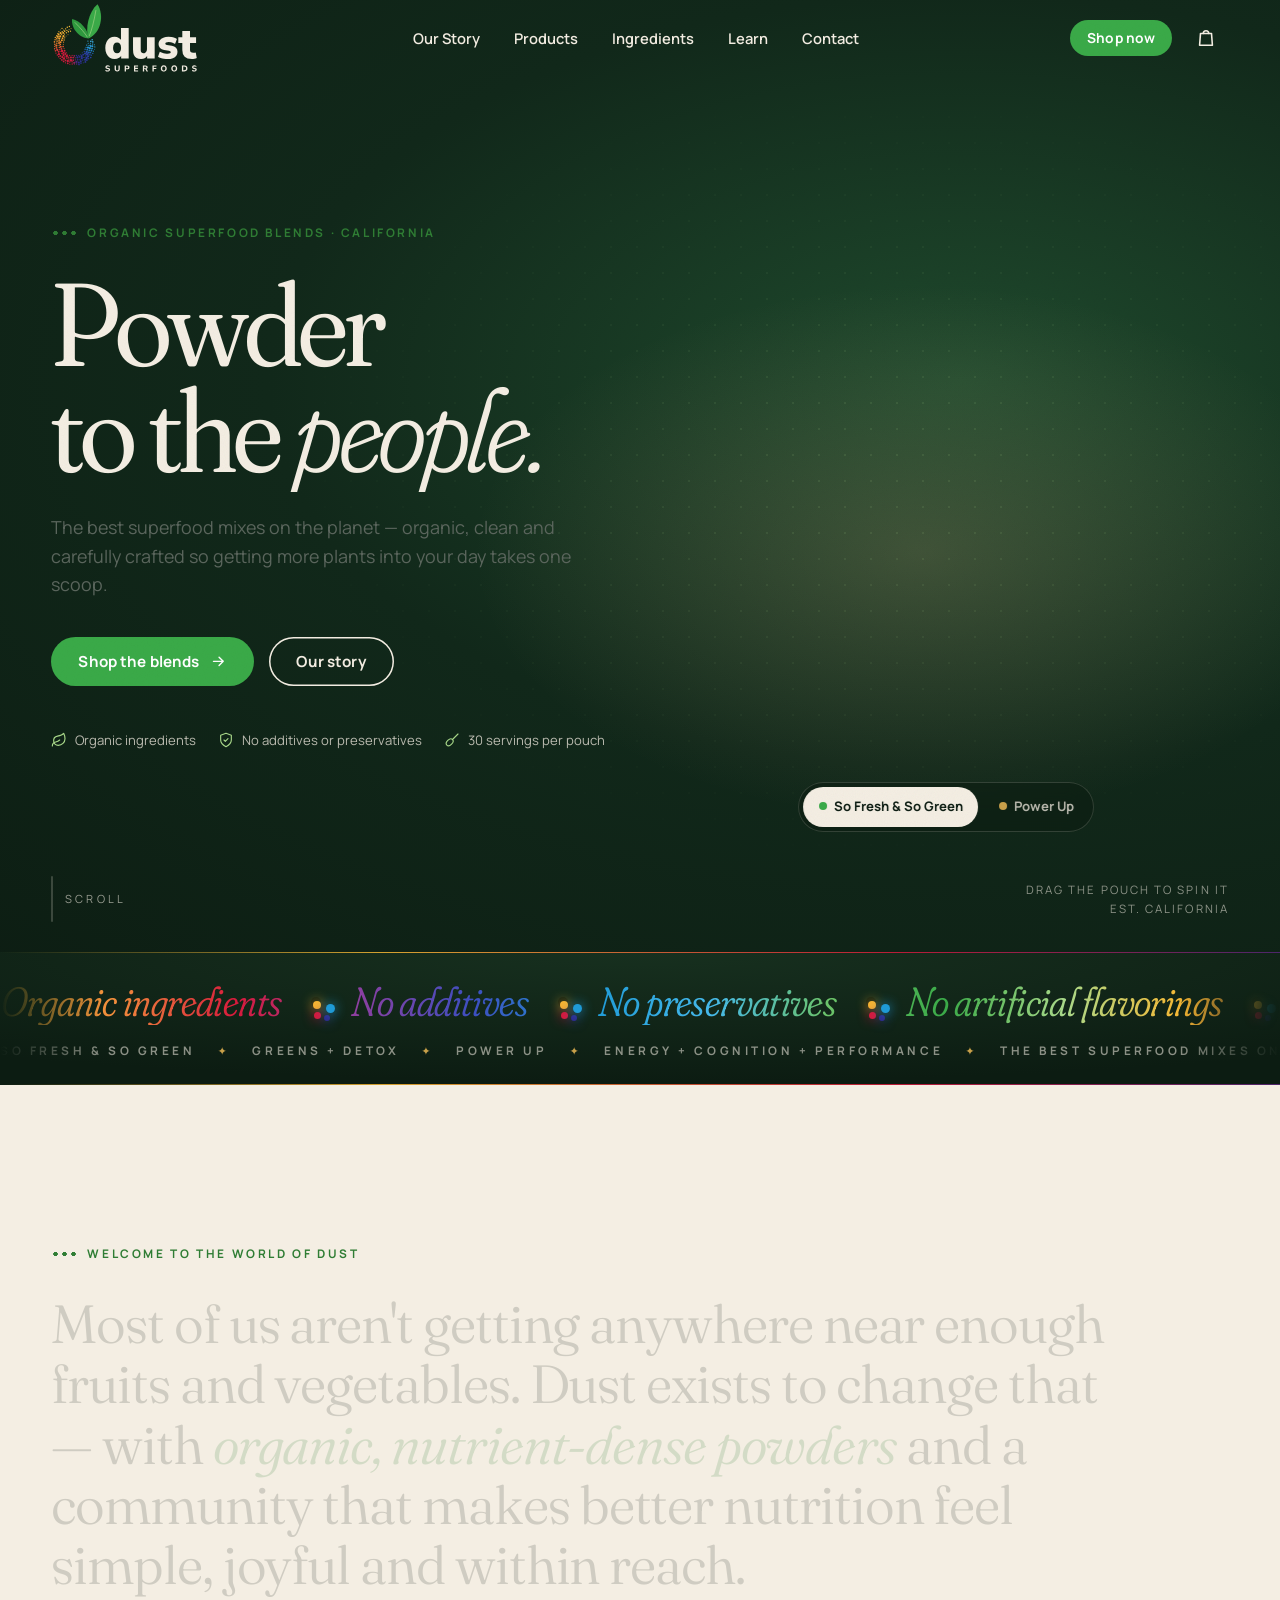
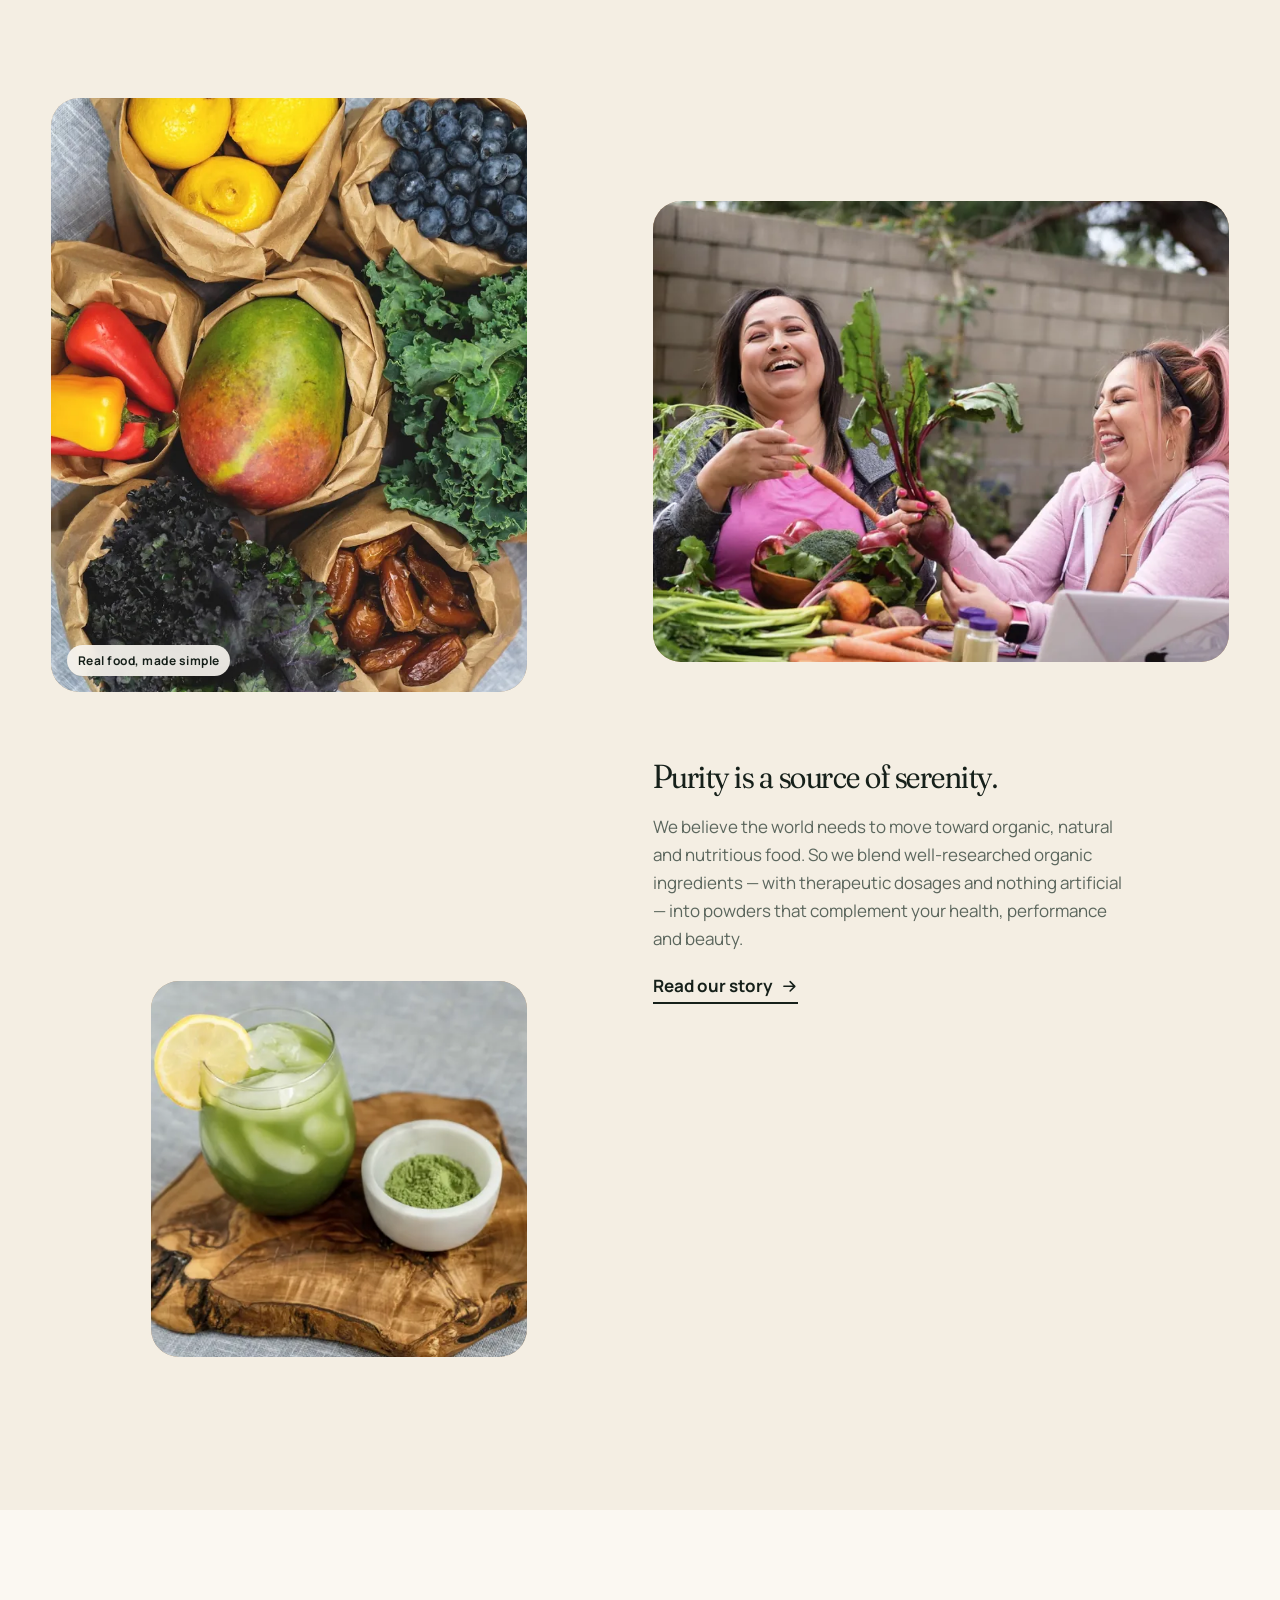
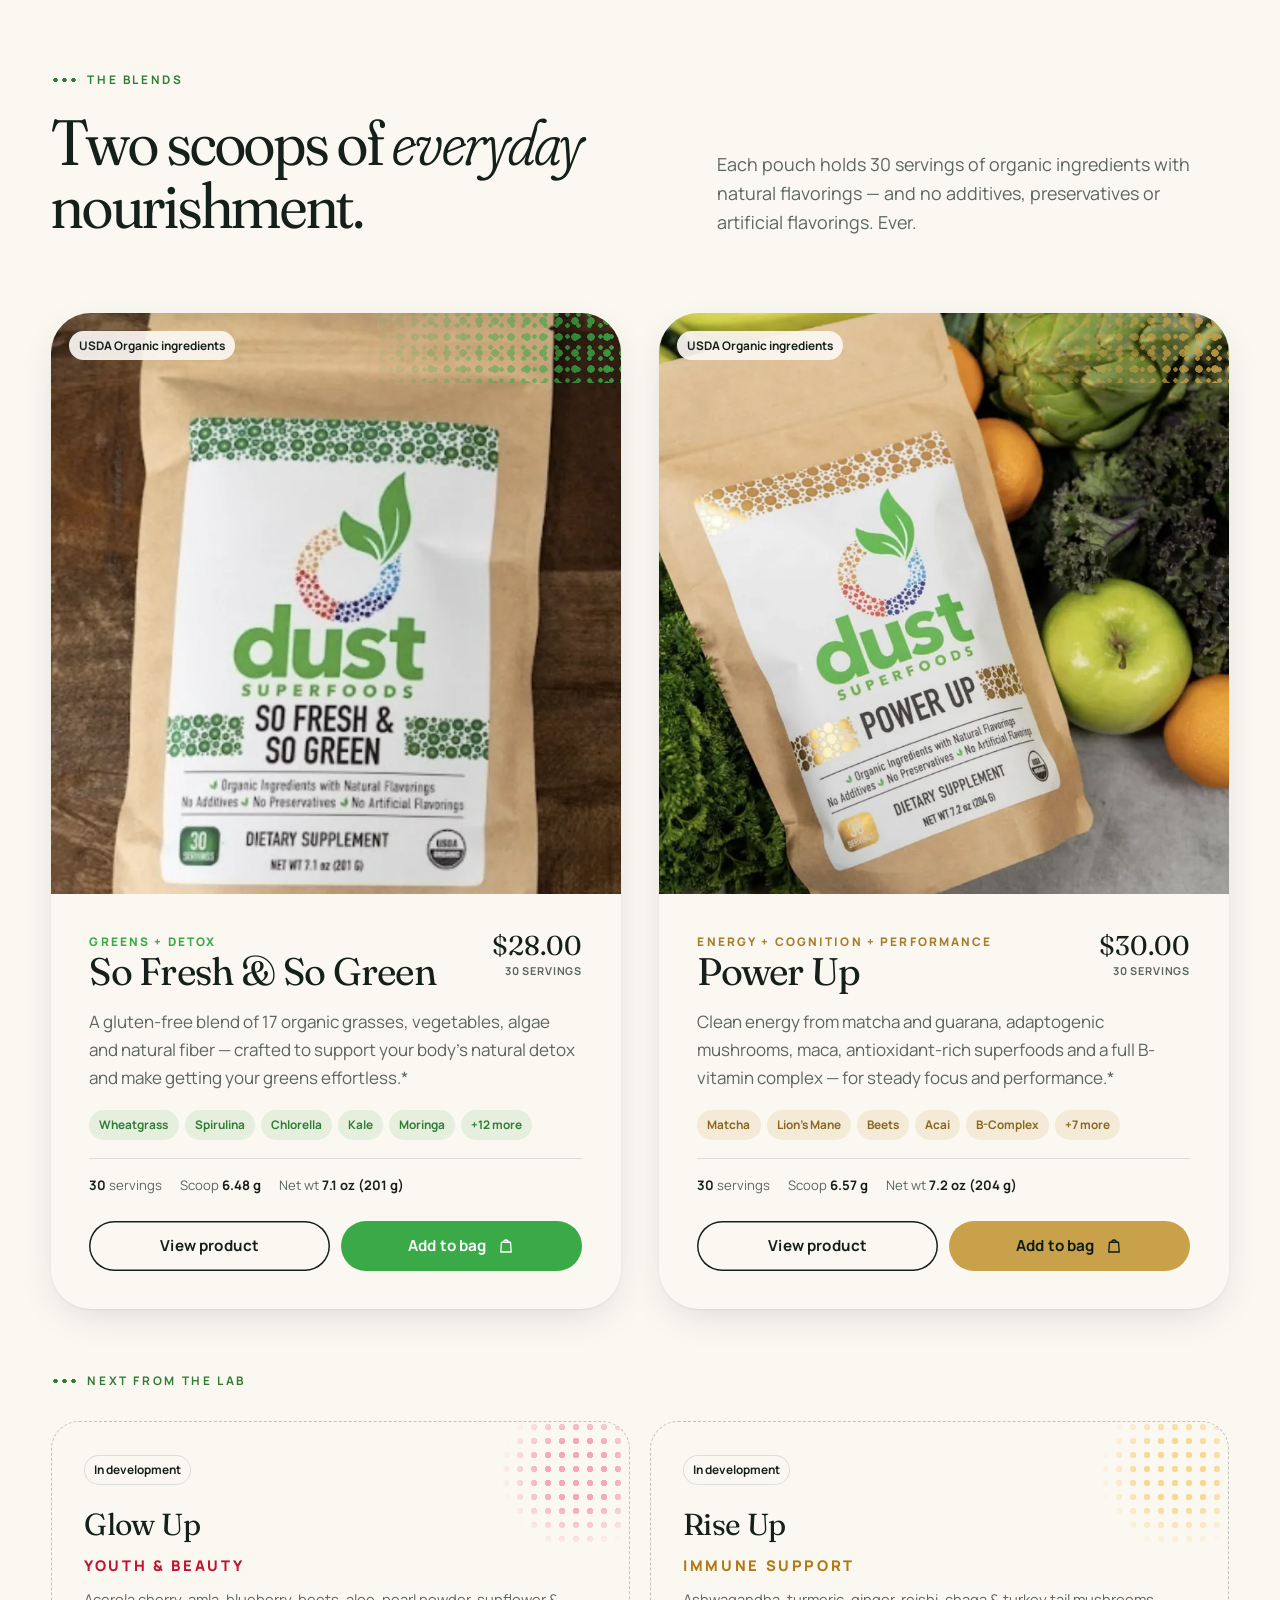
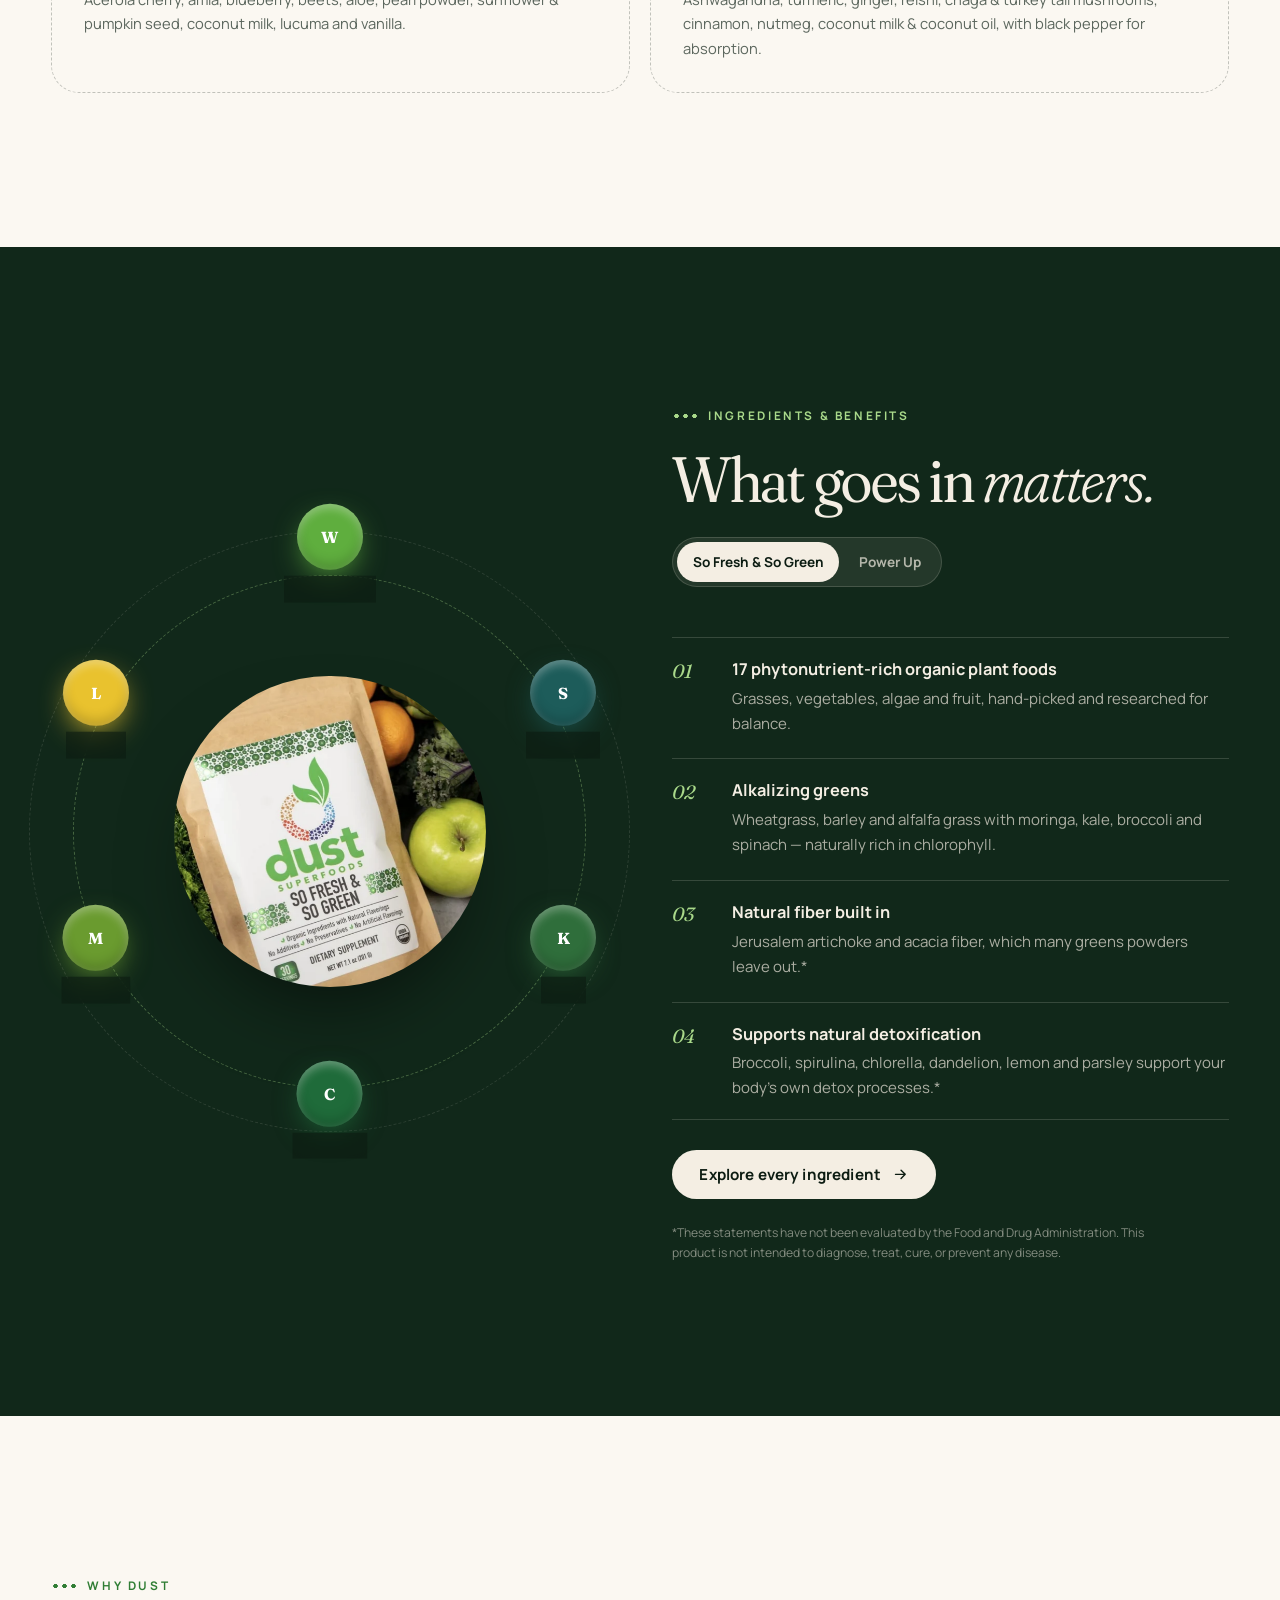
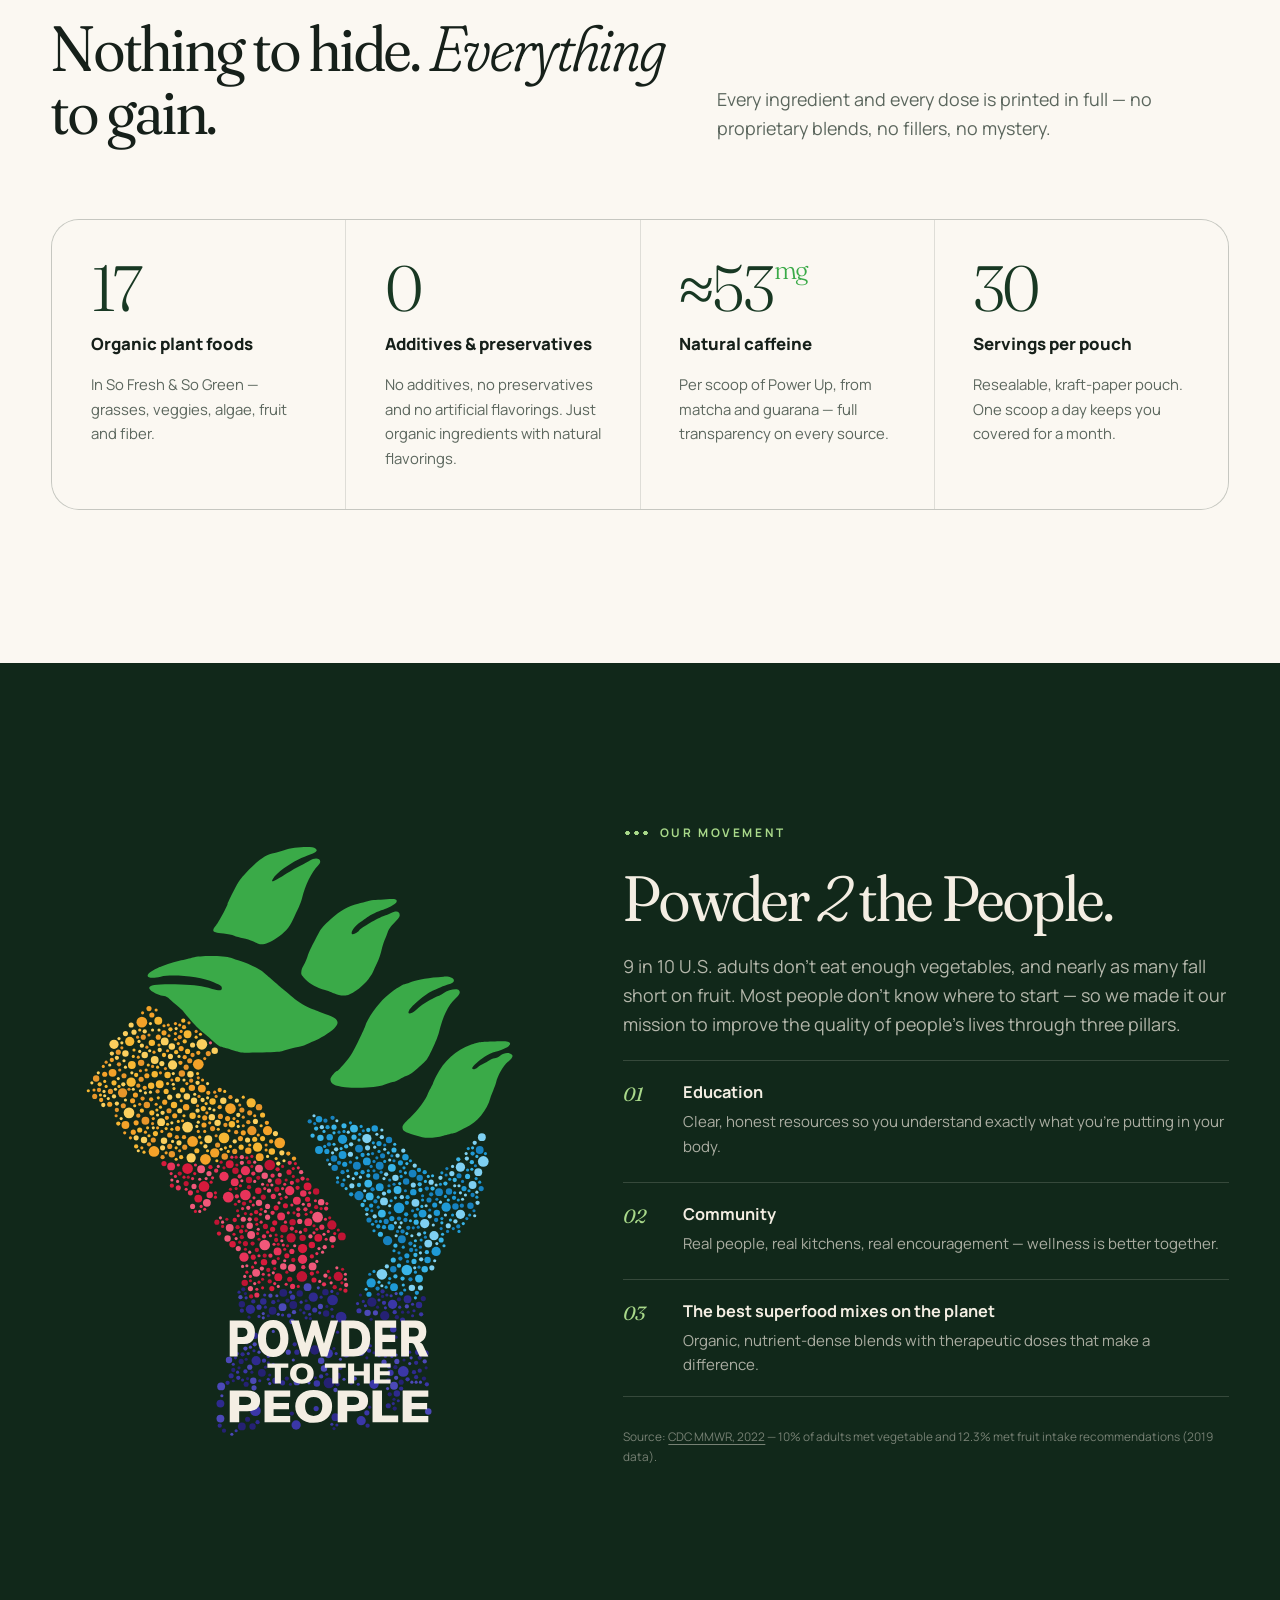
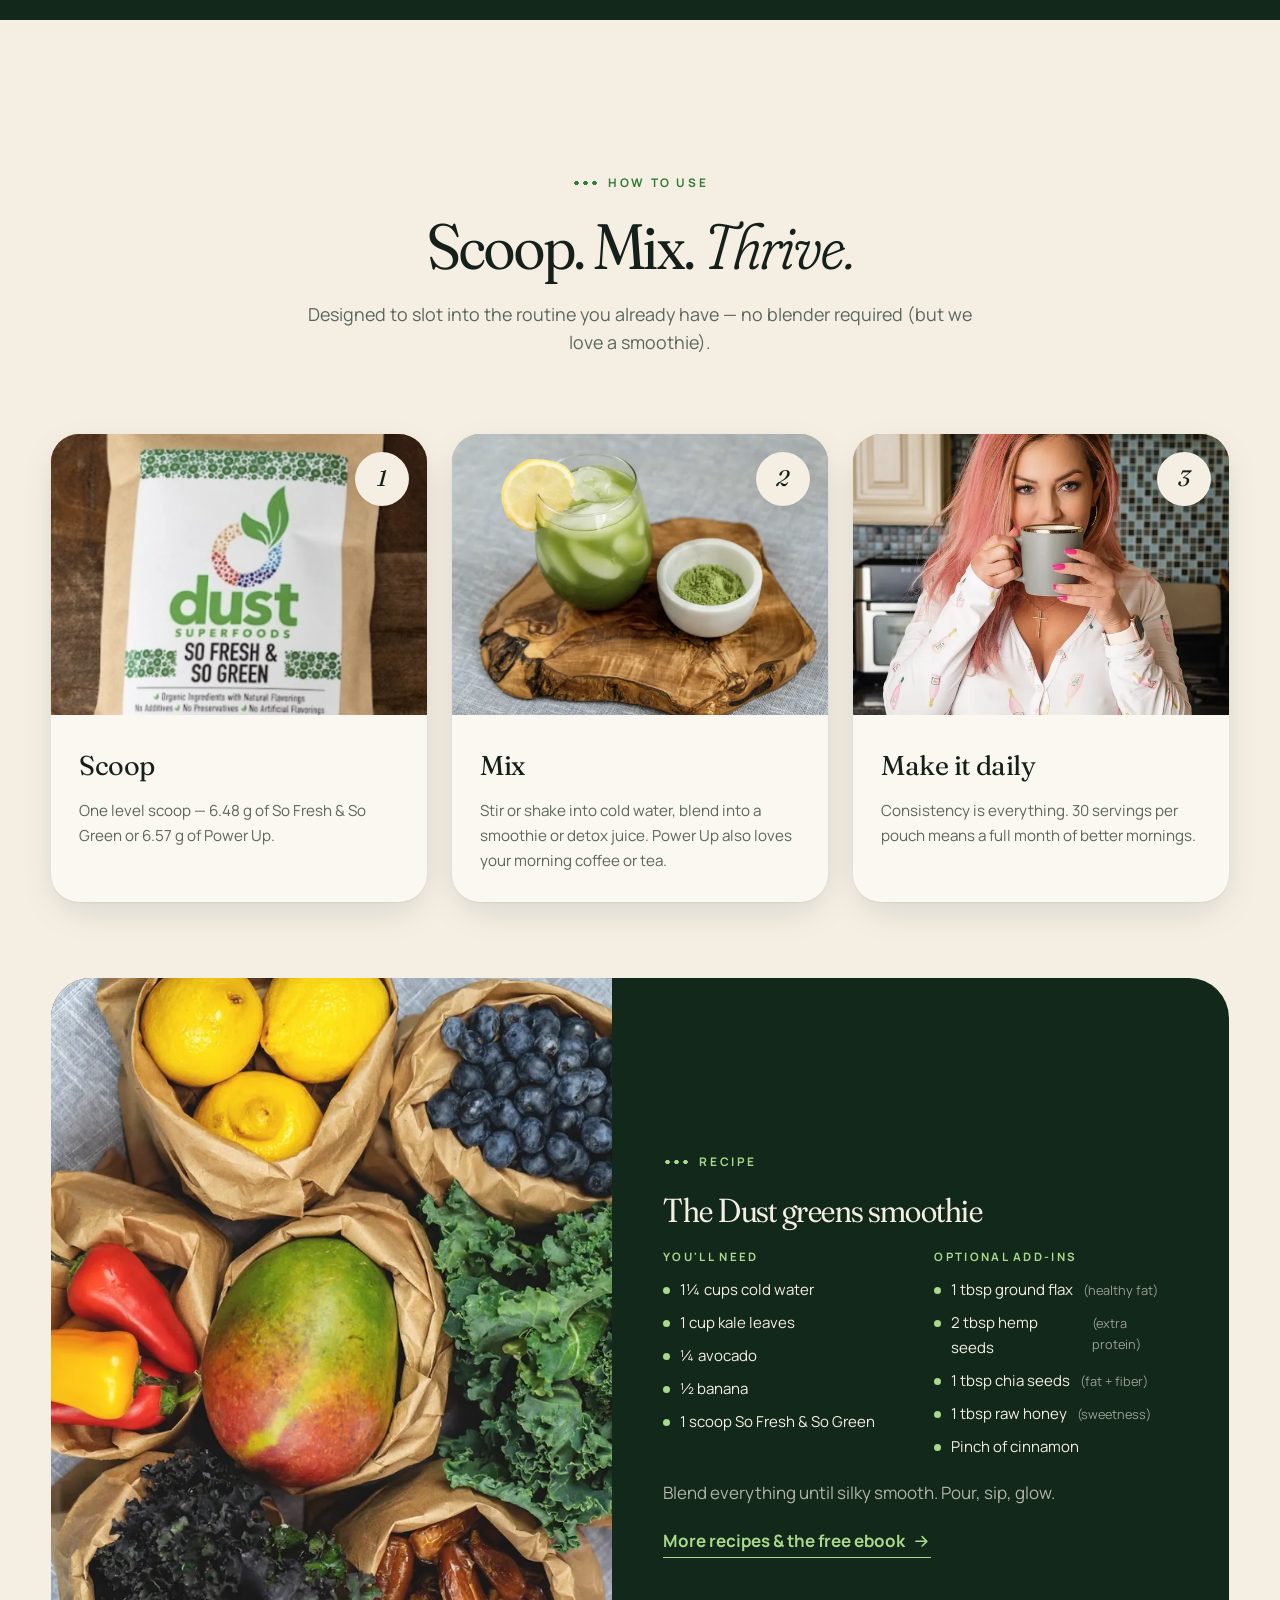
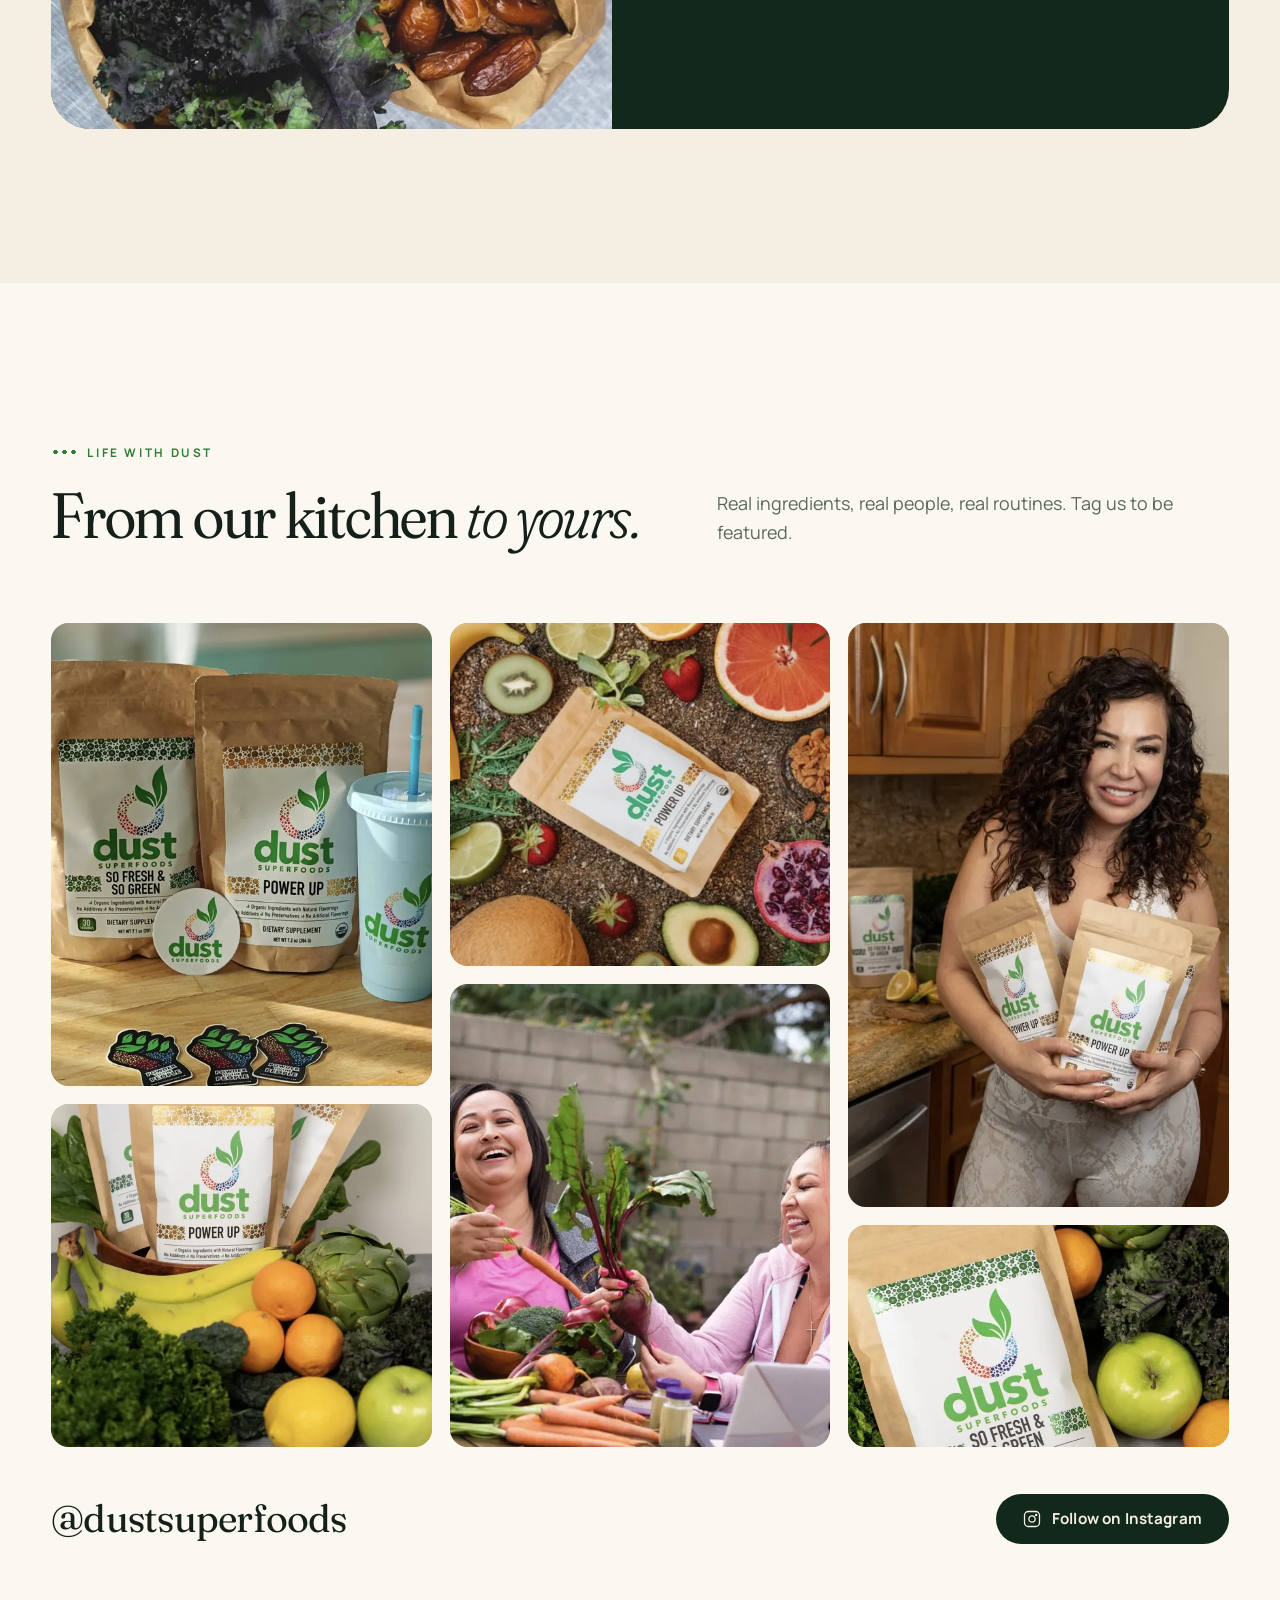
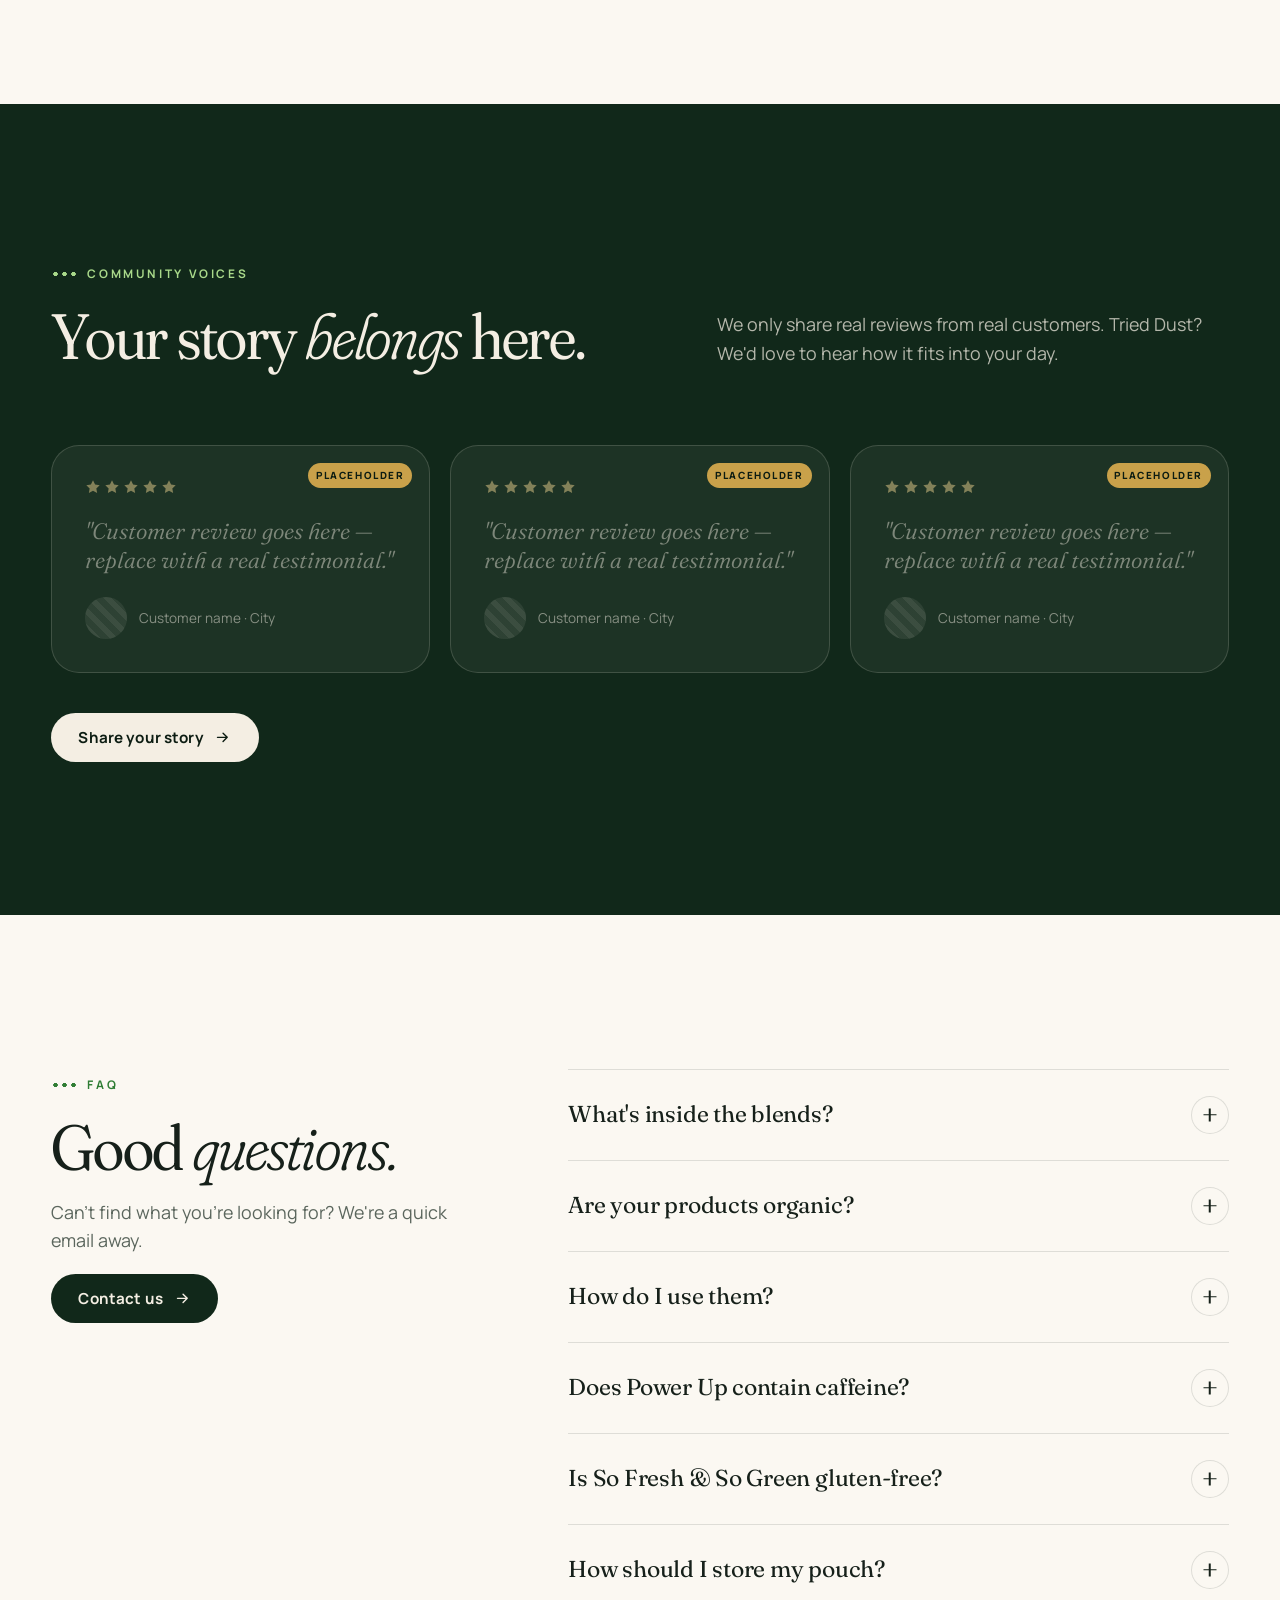
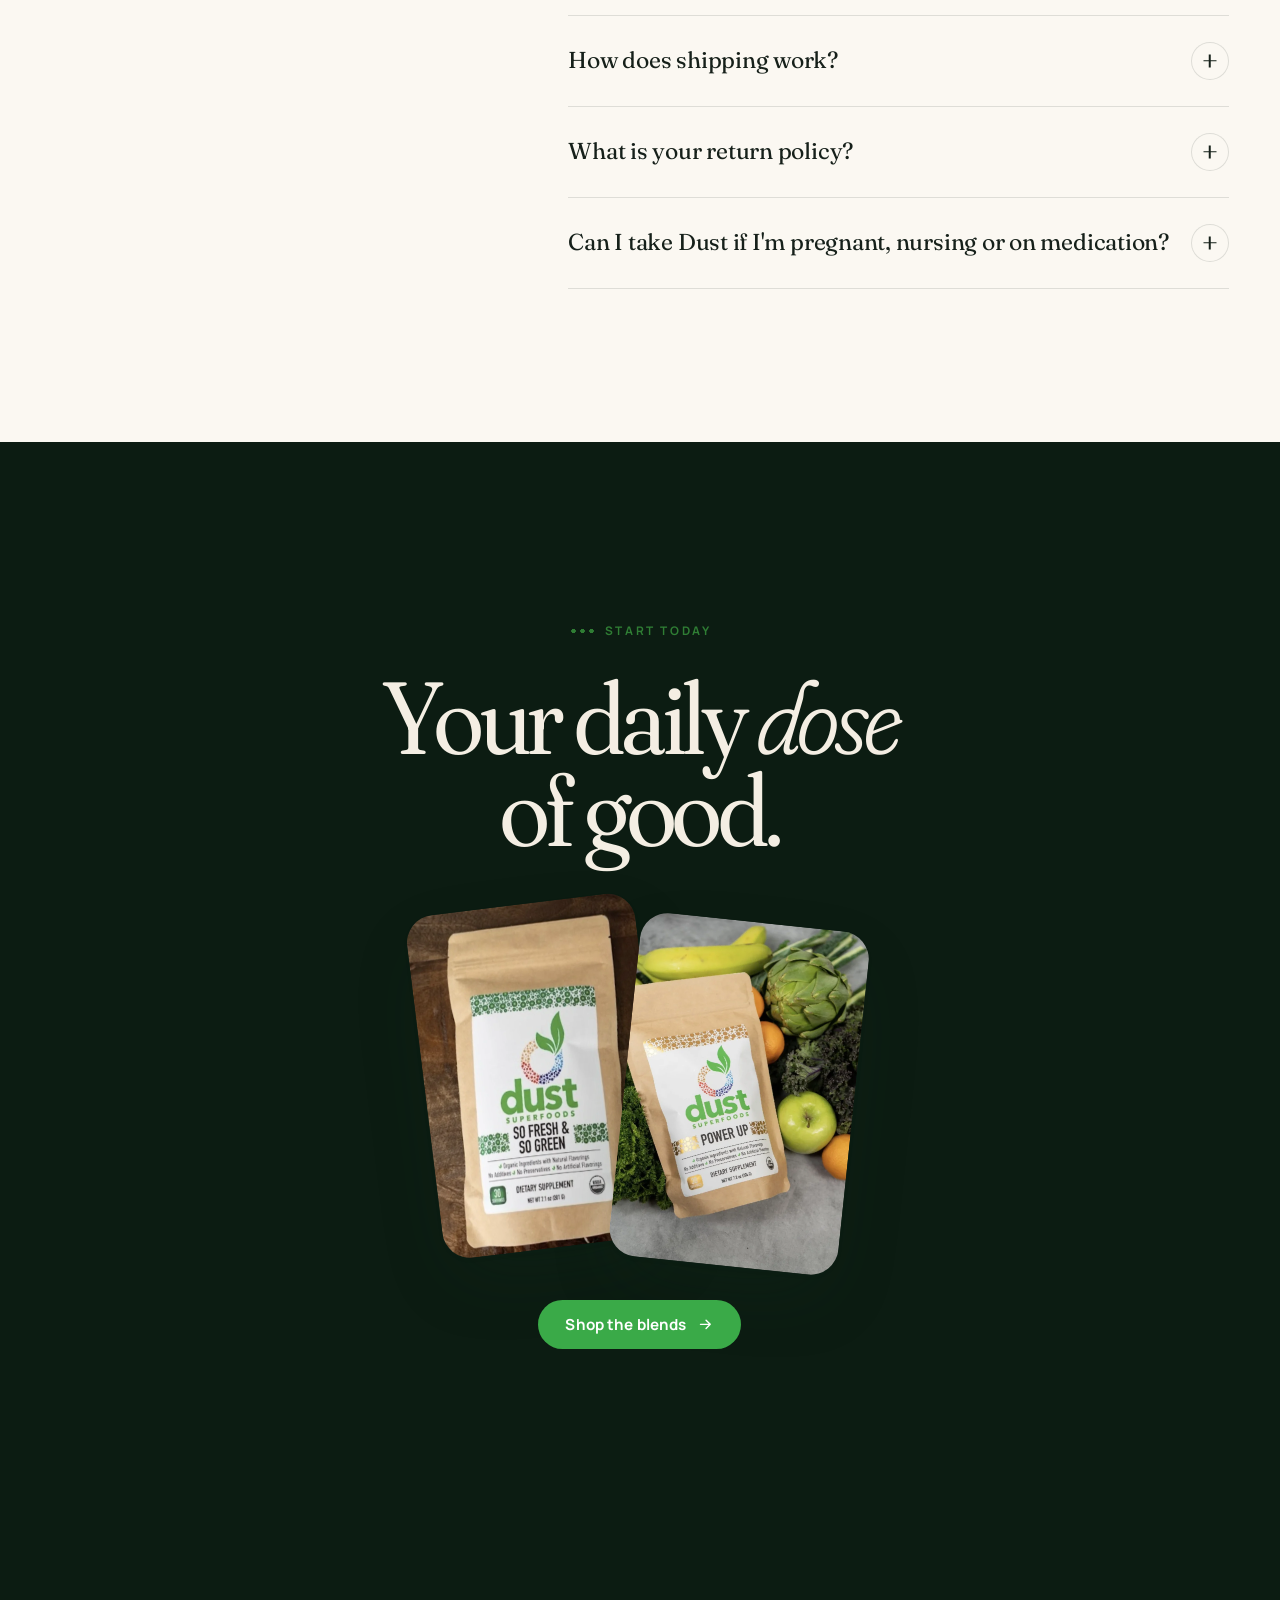
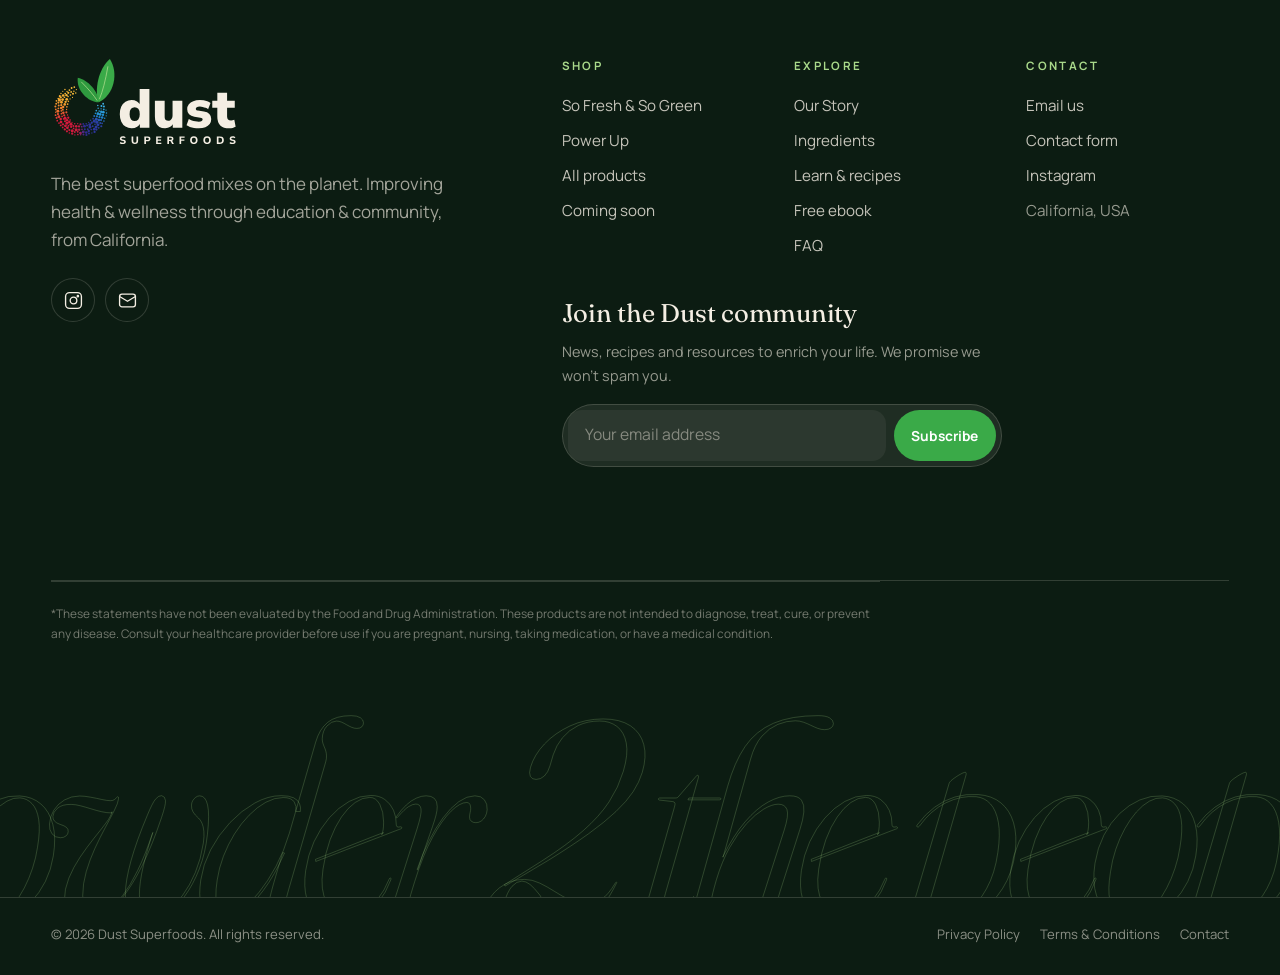
<file: index.html>
<!doctype html>
<html lang="en" class="no-js">
<head>
<meta charset="utf-8">
<meta name="viewport" content="width=device-width, initial-scale=1, viewport-fit=cover">
<title>Dust Superfoods | Organic Superfood Powder Blends — Powder to the People</title>
<meta name="description" content="Organic superfood powder blends from California. So Fresh & So Green (greens + detox) and Power Up (energy + cognition). No additives, no preservatives, 30 servings.">
<link rel="canonical" href="https://www.dustsuperfoods.com/">
<meta name="theme-color" content="#11281a">
<meta property="og:type" content="website">
<meta property="og:site_name" content="Dust Superfoods">
<meta property="og:title" content="Dust Superfoods | Organic Superfood Powder Blends — Powder to the People">
<meta property="og:description" content="Organic superfood powder blends from California. So Fresh & So Green (greens + detox) and Power Up (energy + cognition). No additives, no preservatives, 30 servings.">
<meta property="og:url" content="https://www.dustsuperfoods.com/">
<meta property="og:image" content="https://www.dustsuperfoods.com/assets/img/og-image.jpg">
<meta name="twitter:card" content="summary_large_image">
<link rel="icon" href="assets/favicon.svg" type="image/svg+xml">
<link rel="apple-touch-icon" href="assets/apple-touch-icon.png">
<link rel="preload" href="assets/fonts/fraunces-latin-full-normal.woff2" as="font" type="font/woff2" crossorigin>
<link rel="preload" href="assets/fonts/manrope-latin-wght-normal.woff2" as="font" type="font/woff2" crossorigin>

<link rel="stylesheet" href="css/style.css">
<script type="application/ld+json">{"@context": "https://schema.org", "@type": "Organization", "name": "Dust Superfoods", "url": "https://www.dustsuperfoods.com", "logo": "https://www.dustsuperfoods.com/assets/logo/dust-logo.svg", "email": "elizavelardez@dustsuperfoods.com", "sameAs": ["https://www.instagram.com/dustsuperfoods/"], "slogan": "Powder to the People", "address": {"@type": "PostalAddress", "addressRegion": "CA", "addressCountry": "US"}}</script><script type="application/ld+json">{"@context": "https://schema.org", "@type": "FAQPage", "mainEntity": [{"@type": "Question", "name": "What's inside the blends?", "acceptedAnswer": {"@type": "Answer", "text": "So Fresh & So Green combines 17 organic grasses, vegetables, algae and natural fibers. Power Up combines matcha, guarana, maca, lion's mane and cordyceps mushrooms, an antioxidant fruit & beet blend, and a full B-vitamin complex. See every ingredient and dosage on our ingredients page."}}, {"@type": "Question", "name": "Are your products organic?", "acceptedAnswer": {"@type": "Answer", "text": "Our blends are made with organic ingredients and natural flavorings — with no additives, no preservatives and no artificial flavorings. You'll find the USDA Organic seal on every pouch."}}, {"@type": "Question", "name": "How do I use them?", "acceptedAnswer": {"@type": "Answer", "text": "Add one scoop to water, a smoothie or a detox juice and mix well. Power Up also works stirred into your morning coffee or tea. Each pouch contains 30 servings."}}, {"@type": "Question", "name": "Does Power Up contain caffeine?", "acceptedAnswer": {"@type": "Answer", "text": "Yes — about 53 mg of naturally occurring caffeine per serving (≈20 mg from matcha and ≈33 mg from guarana extract). For comparison, that's roughly half a typical cup of coffee. Avoid it if you're sensitive to caffeine."}}, {"@type": "Question", "name": "Is So Fresh & So Green gluten-free?", "acceptedAnswer": {"@type": "Answer", "text": "Yes. The greens blend is made with gluten-free alkalizing organic grasses, vegetables and algae."}}, {"@type": "Question", "name": "How should I store my pouch?", "acceptedAnswer": {"@type": "Answer", "text": "Reseal the zip pouch after every use and keep it in a cool, dry place away from direct sunlight and moisture."}}, {"@type": "Question", "name": "How does shipping work?", "acceptedAnswer": {"@type": "Answer", "text": "Add your blends to the bag and send an order request — we'll reply by email to confirm shipping options, timing and payment. Questions? Email elizavelardez@dustsuperfoods.com."}}, {"@type": "Question", "name": "What is your return policy?", "acceptedAnswer": {"@type": "Answer", "text": "If something isn't right with your order, email us at elizavelardez@dustsuperfoods.com and we'll make it right."}}, {"@type": "Question", "name": "Can I take Dust if I'm pregnant, nursing or on medication?", "acceptedAnswer": {"@type": "Answer", "text": "Please check with your healthcare provider before adding any dietary supplement to your routine."}}]}</script>
</head>
<body class="">
<div class="loader" aria-hidden="true"><div><svg class="loader-mark" xmlns="http://www.w3.org/2000/svg" viewBox="0 0 300 300" role="img" aria-label="Dust Superfoods mark"><circle cx="103.4" cy="139.8" r="2.07" fill="#f7b737"/><circle cx="94.2" cy="145.6" r="2.25" fill="#f6b134"/><circle cx="87.9" cy="154.4" r="3.02" fill="#f5ac32"/><circle cx="85.1" cy="164.8" r="3.32" fill="#f4a62f"/><circle cx="82.3" cy="174.8" r="3.16" fill="#f18e2f"/><circle cx="81.2" cy="185.0" r="2.44" fill="#ee762e"/><circle cx="80.4" cy="195.6" r="3.99" fill="#e75632"/><circle cx="84.8" cy="205.3" r="2.72" fill="#dc2e38"/><circle cx="87.5" cy="215.8" r="4.24" fill="#d61a3c"/><circle cx="94.4" cy="224.2" r="3.08" fill="#d41a3d"/><circle cx="101.5" cy="232.8" r="2.35" fill="#d21a3d"/><circle cx="111.5" cy="237.8" r="2.86" fill="#cf1a3d"/><circle cx="122.8" cy="237.8" r="2.50" fill="#cd1a3e"/><circle cx="133.1" cy="240.0" r="3.96" fill="#981f59"/><circle cx="143.5" cy="238.7" r="3.47" fill="#2f2a90"/><circle cx="154.4" cy="238.3" r="3.03" fill="#2e2f95"/><circle cx="164.0" cy="233.2" r="2.38" fill="#2d349a"/><circle cx="171.0" cy="225.0" r="2.68" fill="#2c3aa0"/><circle cx="180.4" cy="219.2" r="3.15" fill="#2b3fa5"/><circle cx="184.5" cy="209.1" r="3.48" fill="#246dbf"/><circle cx="188.9" cy="199.4" r="2.88" fill="#2292d5"/><circle cx="192.3" cy="189.0" r="3.16" fill="#2e9fdc"/><circle cx="115.4" cy="123.3" r="2.85" fill="#f9c03b"/><circle cx="105.2" cy="126.0" r="3.87" fill="#f8bb39"/><circle cx="95.6" cy="130.6" r="3.11" fill="#f7b637"/><circle cx="86.6" cy="136.7" r="3.08" fill="#f6b234"/><circle cx="81.8" cy="146.7" r="5.12" fill="#f5ad32"/><circle cx="77.5" cy="156.2" r="4.37" fill="#f4a830"/><circle cx="74.2" cy="165.9" r="4.87" fill="#f39c2f"/><circle cx="68.4" cy="175.3" r="4.60" fill="#f0882e"/><circle cx="67.1" cy="186.1" r="3.88" fill="#ed742e"/><circle cx="69.1" cy="196.7" r="4.66" fill="#e85931"/><circle cx="72.3" cy="206.9" r="4.28" fill="#df3837"/><circle cx="75.5" cy="217.2" r="5.65" fill="#d71a3c"/><circle cx="82.8" cy="225.2" r="4.86" fill="#d51a3c"/><circle cx="91.3" cy="231.5" r="4.96" fill="#d31a3d"/><circle cx="97.6" cy="240.3" r="5.78" fill="#d11a3d"/><circle cx="106.5" cy="246.3" r="3.80" fill="#cf1a3d"/><circle cx="117.2" cy="248.0" r="4.87" fill="#ce1a3e"/><circle cx="127.7" cy="248.2" r="4.29" fill="#c31b43"/><circle cx="137.9" cy="249.3" r="3.33" fill="#6c2470"/><circle cx="148.0" cy="247.5" r="5.15" fill="#2f2b91"/><circle cx="157.9" cy="244.9" r="3.69" fill="#2e3096"/><circle cx="167.8" cy="241.6" r="5.44" fill="#2d349a"/><circle cx="175.4" cy="234.5" r="4.26" fill="#2c389e"/><circle cx="184.6" cy="229.0" r="5.47" fill="#2b3da3"/><circle cx="192.1" cy="221.2" r="5.42" fill="#2852b0"/><circle cx="194.6" cy="210.6" r="4.16" fill="#2278c6"/><circle cx="198.3" cy="200.9" r="5.41" fill="#2393d5"/><circle cx="203.0" cy="190.9" r="2.95" fill="#2d9edb"/><circle cx="199.2" cy="180.2" r="2.69" fill="#36a8e1"/><circle cx="197.9" cy="170.0" r="2.69" fill="#40b3e7"/><circle cx="117.8" cy="110.5" r="2.31" fill="#f9c23c"/><circle cx="108.5" cy="116.4" r="2.69" fill="#f8be3a"/><circle cx="98.3" cy="119.2" r="3.39" fill="#f8ba38"/><circle cx="87.6" cy="122.7" r="4.11" fill="#f7b636"/><circle cx="80.9" cy="131.5" r="4.39" fill="#f6b234"/><circle cx="73.2" cy="139.2" r="3.15" fill="#f5ad32"/><circle cx="66.4" cy="147.8" r="5.18" fill="#f5a931"/><circle cx="62.0" cy="157.9" r="5.23" fill="#f4a22f"/><circle cx="61.3" cy="168.9" r="4.12" fill="#f1912f"/><circle cx="61.2" cy="179.6" r="4.78" fill="#ef7f2e"/><circle cx="61.4" cy="190.0" r="3.19" fill="#ec6e2e"/><circle cx="62.1" cy="200.5" r="3.45" fill="#e65232"/><circle cx="64.4" cy="210.8" r="3.15" fill="#de3537"/><circle cx="70.2" cy="219.7" r="3.42" fill="#d71a3c"/><circle cx="75.3" cy="228.7" r="4.02" fill="#d51a3c"/><circle cx="82.3" cy="236.4" r="5.45" fill="#d41a3d"/><circle cx="88.3" cy="245.7" r="3.42" fill="#d21a3d"/><circle cx="98.2" cy="250.1" r="3.97" fill="#d01a3d"/><circle cx="107.5" cy="255.1" r="3.34" fill="#cf1a3d"/><circle cx="117.1" cy="260.7" r="5.78" fill="#cd1a3e"/><circle cx="128.1" cy="260.5" r="4.35" fill="#b61c49"/><circle cx="138.7" cy="258.8" r="3.29" fill="#692471"/><circle cx="149.3" cy="258.8" r="3.74" fill="#2f2b91"/><circle cx="160.3" cy="258.4" r="3.45" fill="#2e2f95"/><circle cx="168.6" cy="250.5" r="5.66" fill="#2d3399"/><circle cx="178.9" cy="247.2" r="3.41" fill="#2d379d"/><circle cx="187.3" cy="240.5" r="3.08" fill="#2c3aa0"/><circle cx="194.5" cy="232.5" r="5.74" fill="#2b3ea4"/><circle cx="202.0" cy="224.5" r="4.95" fill="#275ab4"/><circle cx="204.1" cy="213.6" r="4.03" fill="#227cc8"/><circle cx="207.0" cy="203.4" r="5.12" fill="#2393d5"/><circle cx="210.7" cy="193.3" r="4.56" fill="#2b9cda"/><circle cx="210.1" cy="182.6" r="2.79" fill="#34a5e0"/><circle cx="211.4" cy="171.6" r="3.80" fill="#3cafe5"/><circle cx="110.0" cy="100.9" r="3.25" fill="#f9c03b"/><circle cx="100.0" cy="104.7" r="3.42" fill="#f8bd3a"/><circle cx="91.9" cy="112.2" r="3.36" fill="#f7b938"/><circle cx="82.9" cy="117.5" r="2.58" fill="#f7b536"/><circle cx="76.1" cy="125.6" r="3.48" fill="#f6b234"/><circle cx="68.4" cy="132.5" r="4.94" fill="#f5ae33"/><circle cx="59.5" cy="139.3" r="4.25" fill="#f5ab31"/><circle cx="54.5" cy="149.0" r="5.77" fill="#f4a730"/><circle cx="50.6" cy="159.1" r="4.02" fill="#f39b2f"/><circle cx="51.7" cy="170.3" r="3.64" fill="#f18c2f"/><circle cx="50.6" cy="180.6" r="3.57" fill="#ee7c2e"/><circle cx="48.6" cy="191.2" r="5.52" fill="#ec6d2e"/><circle cx="49.0" cy="201.9" r="4.34" fill="#e75532"/><circle cx="52.6" cy="212.1" r="5.24" fill="#e03c36"/><circle cx="59.1" cy="220.8" r="4.85" fill="#d9223b"/><circle cx="60.6" cy="232.0" r="5.19" fill="#d61a3c"/><circle cx="67.5" cy="240.3" r="4.34" fill="#d51a3c"/><circle cx="76.8" cy="246.1" r="5.21" fill="#d31a3d"/><circle cx="84.3" cy="253.4" r="5.24" fill="#d21a3d"/><circle cx="91.5" cy="261.9" r="4.11" fill="#d01a3d"/><circle cx="102.3" cy="264.0" r="5.65" fill="#cf1a3d"/><circle cx="111.9" cy="269.0" r="3.48" fill="#ce1a3e"/><circle cx="122.8" cy="268.2" r="3.42" fill="#cc1a3e"/><circle cx="133.0" cy="273.0" r="5.26" fill="#91205d"/><circle cx="143.4" cy="268.8" r="5.31" fill="#4e2780"/><circle cx="154.6" cy="271.2" r="4.84" fill="#2f2c92"/><circle cx="164.0" cy="265.2" r="4.54" fill="#2e2f95"/><circle cx="173.1" cy="260.0" r="3.04" fill="#2d3399"/><circle cx="184.4" cy="258.3" r="4.82" fill="#2d369c"/><circle cx="191.5" cy="250.0" r="5.61" fill="#2c399f"/><circle cx="198.7" cy="242.3" r="5.44" fill="#2b3da3"/><circle cx="206.9" cy="235.1" r="3.59" fill="#2a48aa"/><circle cx="210.0" cy="224.6" r="3.82" fill="#2565bb"/><circle cx="214.2" cy="215.1" r="4.64" fill="#2182cc"/><circle cx="217.4" cy="205.1" r="4.10" fill="#2394d6"/><circle cx="218.6" cy="194.8" r="4.92" fill="#2b9cda"/><circle cx="220.3" cy="184.4" r="3.39" fill="#32a4df"/><circle cx="220.7" cy="173.8" r="3.84" fill="#3aace3"/><circle cx="217.9" cy="163.6" r="3.44" fill="#41b4e8"/><circle cx="75.1" cy="109.9" r="2.86" fill="#f7b536"/><circle cx="67.1" cy="117.0" r="2.11" fill="#f6b234"/><circle cx="60.2" cy="125.3" r="2.63" fill="#f6ae33"/><circle cx="55.9" cy="135.1" r="3.93" fill="#f5ab31"/><circle cx="50.1" cy="143.9" r="3.24" fill="#f4a830"/><circle cx="43.4" cy="152.7" r="3.42" fill="#f3a02f"/><circle cx="42.3" cy="163.5" r="3.34" fill="#f1922f"/><circle cx="39.4" cy="173.8" r="3.90" fill="#f0852e"/><circle cx="41.0" cy="184.6" r="3.43" fill="#ee772e"/><circle cx="40.8" cy="195.1" r="2.83" fill="#eb682e"/><circle cx="40.0" cy="206.1" r="3.32" fill="#e55032"/><circle cx="43.9" cy="216.2" r="3.85" fill="#df3937"/><circle cx="46.4" cy="226.9" r="3.18" fill="#d9223b"/><circle cx="52.9" cy="235.8" r="3.31" fill="#d61a3c"/><circle cx="59.4" cy="244.3" r="3.70" fill="#d51a3c"/><circle cx="66.7" cy="252.1" r="3.37" fill="#d41a3d"/><circle cx="74.5" cy="259.4" r="4.23" fill="#d21a3d"/><circle cx="82.6" cy="266.6" r="4.09" fill="#d11a3d"/><circle cx="91.5" cy="273.0" r="2.80" fill="#d01a3d"/><circle cx="102.2" cy="275.5" r="4.23" fill="#ce1a3e"/><circle cx="112.2" cy="280.0" r="2.54" fill="#cd1a3e"/><circle cx="123.3" cy="278.4" r="3.18" fill="#c81a40"/><circle cx="133.8" cy="278.9" r="2.76" fill="#8b2160"/><circle cx="144.3" cy="278.4" r="3.66" fill="#4f277f"/><circle cx="155.4" cy="280.3" r="4.13" fill="#2f2b91"/><circle cx="164.9" cy="274.4" r="3.75" fill="#2e2f95"/><circle cx="175.7" cy="272.8" r="2.55" fill="#2e3298"/><circle cx="185.8" cy="268.7" r="4.28" fill="#2d359b"/><circle cx="192.8" cy="259.9" r="4.25" fill="#2c389e"/><circle cx="201.4" cy="253.6" r="3.27" fill="#2c3ba1"/><circle cx="210.9" cy="247.7" r="4.00" fill="#2b3ea4"/><circle cx="213.9" cy="236.6" r="3.16" fill="#294fae"/><circle cx="220.8" cy="228.3" r="2.96" fill="#256abd"/><circle cx="223.6" cy="217.9" r="2.92" fill="#2184cd"/><circle cx="229.2" cy="208.5" r="2.26" fill="#2393d5"/><circle cx="230.4" cy="197.7" r="2.85" fill="#2a9bda"/><circle cx="228.6" cy="186.9" r="2.39" fill="#31a2de"/><path d="M201.0 158.0C201.7 117.8 160.7 73.6 123.0 66.0C117.2 115.2 161.8 156.5 201.0 158.0Z" fill="#2F9A3F"/><path d="M201.0 158.0C260.1 130.1 276.2 47.8 243.0 -4.0C198.8 33.0 184.3 115.6 201.0 158.0Z" fill="#3AAA48"/><path d="M194.8 150.6Q177.4 122.7 137.0 82.6" stroke="#A9D98A" stroke-width="3.5" fill="none" stroke-linecap="round" opacity=".85"/><path d="M204.4 145.0Q222.2 103.0 235.4 25.2" stroke="#A9D98A" stroke-width="3.5" fill="none" stroke-linecap="round" opacity=".85"/></svg><div class="loader-word">Dust Superfoods</div></div></div>
<div class="veil" aria-hidden="true"></div>

<a class="skip-link" href="#main">Skip to content</a>
<header class="site-header is-over-dark">
  <div class="container header-inner">
    <a href="index.html" class="logo" aria-label="Dust Superfoods home"><svg xmlns="http://www.w3.org/2000/svg" viewBox="0 0 710 345" role="img" aria-label="Dust Superfoods"><title>Dust Superfoods</title><circle cx="80.4" cy="154.8" r="2.07" fill="#f7b737"/><circle cx="71.2" cy="160.6" r="2.25" fill="#f6b134"/><circle cx="64.9" cy="169.4" r="3.02" fill="#f5ac32"/><circle cx="62.1" cy="179.8" r="3.32" fill="#f4a62f"/><circle cx="59.3" cy="189.8" r="3.16" fill="#f18e2f"/><circle cx="58.2" cy="200.0" r="2.44" fill="#ee762e"/><circle cx="57.4" cy="210.6" r="3.99" fill="#e75632"/><circle cx="61.8" cy="220.3" r="2.72" fill="#dc2e38"/><circle cx="64.5" cy="230.8" r="4.24" fill="#d61a3c"/><circle cx="71.4" cy="239.2" r="3.08" fill="#d41a3d"/><circle cx="78.5" cy="247.8" r="2.35" fill="#d21a3d"/><circle cx="88.5" cy="252.8" r="2.86" fill="#cf1a3d"/><circle cx="99.8" cy="252.8" r="2.50" fill="#cd1a3e"/><circle cx="110.1" cy="255.0" r="3.96" fill="#981f59"/><circle cx="120.5" cy="253.7" r="3.47" fill="#2f2a90"/><circle cx="131.4" cy="253.3" r="3.03" fill="#2e2f95"/><circle cx="141.0" cy="248.2" r="2.38" fill="#2d349a"/><circle cx="148.0" cy="240.0" r="2.68" fill="#2c3aa0"/><circle cx="157.4" cy="234.2" r="3.15" fill="#2b3fa5"/><circle cx="161.5" cy="224.1" r="3.48" fill="#246dbf"/><circle cx="165.9" cy="214.4" r="2.88" fill="#2292d5"/><circle cx="169.3" cy="204.0" r="3.16" fill="#2e9fdc"/><circle cx="92.4" cy="138.3" r="2.85" fill="#f9c03b"/><circle cx="82.2" cy="141.0" r="3.87" fill="#f8bb39"/><circle cx="72.6" cy="145.6" r="3.11" fill="#f7b637"/><circle cx="63.6" cy="151.7" r="3.08" fill="#f6b234"/><circle cx="58.8" cy="161.7" r="5.12" fill="#f5ad32"/><circle cx="54.5" cy="171.2" r="4.37" fill="#f4a830"/><circle cx="51.2" cy="180.9" r="4.87" fill="#f39c2f"/><circle cx="45.4" cy="190.3" r="4.60" fill="#f0882e"/><circle cx="44.1" cy="201.1" r="3.88" fill="#ed742e"/><circle cx="46.1" cy="211.7" r="4.66" fill="#e85931"/><circle cx="49.3" cy="221.9" r="4.28" fill="#df3837"/><circle cx="52.5" cy="232.2" r="5.65" fill="#d71a3c"/><circle cx="59.8" cy="240.2" r="4.86" fill="#d51a3c"/><circle cx="68.3" cy="246.5" r="4.96" fill="#d31a3d"/><circle cx="74.6" cy="255.3" r="5.78" fill="#d11a3d"/><circle cx="83.5" cy="261.3" r="3.80" fill="#cf1a3d"/><circle cx="94.2" cy="263.0" r="4.87" fill="#ce1a3e"/><circle cx="104.7" cy="263.2" r="4.29" fill="#c31b43"/><circle cx="114.9" cy="264.3" r="3.33" fill="#6c2470"/><circle cx="125.0" cy="262.5" r="5.15" fill="#2f2b91"/><circle cx="134.9" cy="259.9" r="3.69" fill="#2e3096"/><circle cx="144.8" cy="256.6" r="5.44" fill="#2d349a"/><circle cx="152.4" cy="249.5" r="4.26" fill="#2c389e"/><circle cx="161.6" cy="244.0" r="5.47" fill="#2b3da3"/><circle cx="169.1" cy="236.2" r="5.42" fill="#2852b0"/><circle cx="171.6" cy="225.6" r="4.16" fill="#2278c6"/><circle cx="175.3" cy="215.9" r="5.41" fill="#2393d5"/><circle cx="180.0" cy="205.9" r="2.95" fill="#2d9edb"/><circle cx="176.2" cy="195.2" r="2.69" fill="#36a8e1"/><circle cx="174.9" cy="185.0" r="2.69" fill="#40b3e7"/><circle cx="94.8" cy="125.5" r="2.31" fill="#f9c23c"/><circle cx="85.5" cy="131.4" r="2.69" fill="#f8be3a"/><circle cx="75.3" cy="134.2" r="3.39" fill="#f8ba38"/><circle cx="64.6" cy="137.7" r="4.11" fill="#f7b636"/><circle cx="57.9" cy="146.5" r="4.39" fill="#f6b234"/><circle cx="50.2" cy="154.2" r="3.15" fill="#f5ad32"/><circle cx="43.4" cy="162.8" r="5.18" fill="#f5a931"/><circle cx="39.0" cy="172.9" r="5.23" fill="#f4a22f"/><circle cx="38.3" cy="183.9" r="4.12" fill="#f1912f"/><circle cx="38.2" cy="194.6" r="4.78" fill="#ef7f2e"/><circle cx="38.4" cy="205.0" r="3.19" fill="#ec6e2e"/><circle cx="39.1" cy="215.5" r="3.45" fill="#e65232"/><circle cx="41.4" cy="225.8" r="3.15" fill="#de3537"/><circle cx="47.2" cy="234.7" r="3.42" fill="#d71a3c"/><circle cx="52.3" cy="243.7" r="4.02" fill="#d51a3c"/><circle cx="59.3" cy="251.4" r="5.45" fill="#d41a3d"/><circle cx="65.3" cy="260.7" r="3.42" fill="#d21a3d"/><circle cx="75.2" cy="265.1" r="3.97" fill="#d01a3d"/><circle cx="84.5" cy="270.1" r="3.34" fill="#cf1a3d"/><circle cx="94.1" cy="275.7" r="5.78" fill="#cd1a3e"/><circle cx="105.1" cy="275.5" r="4.35" fill="#b61c49"/><circle cx="115.7" cy="273.8" r="3.29" fill="#692471"/><circle cx="126.3" cy="273.8" r="3.74" fill="#2f2b91"/><circle cx="137.3" cy="273.4" r="3.45" fill="#2e2f95"/><circle cx="145.6" cy="265.5" r="5.66" fill="#2d3399"/><circle cx="155.9" cy="262.2" r="3.41" fill="#2d379d"/><circle cx="164.3" cy="255.5" r="3.08" fill="#2c3aa0"/><circle cx="171.5" cy="247.5" r="5.74" fill="#2b3ea4"/><circle cx="179.0" cy="239.5" r="4.95" fill="#275ab4"/><circle cx="181.1" cy="228.6" r="4.03" fill="#227cc8"/><circle cx="184.0" cy="218.4" r="5.12" fill="#2393d5"/><circle cx="187.7" cy="208.3" r="4.56" fill="#2b9cda"/><circle cx="187.1" cy="197.6" r="2.79" fill="#34a5e0"/><circle cx="188.4" cy="186.6" r="3.80" fill="#3cafe5"/><circle cx="87.0" cy="115.9" r="3.25" fill="#f9c03b"/><circle cx="77.0" cy="119.7" r="3.42" fill="#f8bd3a"/><circle cx="68.9" cy="127.2" r="3.36" fill="#f7b938"/><circle cx="59.9" cy="132.5" r="2.58" fill="#f7b536"/><circle cx="53.1" cy="140.6" r="3.48" fill="#f6b234"/><circle cx="45.4" cy="147.5" r="4.94" fill="#f5ae33"/><circle cx="36.5" cy="154.3" r="4.25" fill="#f5ab31"/><circle cx="31.5" cy="164.0" r="5.77" fill="#f4a730"/><circle cx="27.6" cy="174.1" r="4.02" fill="#f39b2f"/><circle cx="28.7" cy="185.3" r="3.64" fill="#f18c2f"/><circle cx="27.6" cy="195.6" r="3.57" fill="#ee7c2e"/><circle cx="25.6" cy="206.2" r="5.52" fill="#ec6d2e"/><circle cx="26.0" cy="216.9" r="4.34" fill="#e75532"/><circle cx="29.6" cy="227.1" r="5.24" fill="#e03c36"/><circle cx="36.1" cy="235.8" r="4.85" fill="#d9223b"/><circle cx="37.6" cy="247.0" r="5.19" fill="#d61a3c"/><circle cx="44.5" cy="255.3" r="4.34" fill="#d51a3c"/><circle cx="53.8" cy="261.1" r="5.21" fill="#d31a3d"/><circle cx="61.3" cy="268.4" r="5.24" fill="#d21a3d"/><circle cx="68.5" cy="276.9" r="4.11" fill="#d01a3d"/><circle cx="79.3" cy="279.0" r="5.65" fill="#cf1a3d"/><circle cx="88.9" cy="284.0" r="3.48" fill="#ce1a3e"/><circle cx="99.8" cy="283.2" r="3.42" fill="#cc1a3e"/><circle cx="110.0" cy="288.0" r="5.26" fill="#91205d"/><circle cx="120.4" cy="283.8" r="5.31" fill="#4e2780"/><circle cx="131.6" cy="286.2" r="4.84" fill="#2f2c92"/><circle cx="141.0" cy="280.2" r="4.54" fill="#2e2f95"/><circle cx="150.1" cy="275.0" r="3.04" fill="#2d3399"/><circle cx="161.4" cy="273.3" r="4.82" fill="#2d369c"/><circle cx="168.5" cy="265.0" r="5.61" fill="#2c399f"/><circle cx="175.7" cy="257.3" r="5.44" fill="#2b3da3"/><circle cx="183.9" cy="250.1" r="3.59" fill="#2a48aa"/><circle cx="187.0" cy="239.6" r="3.82" fill="#2565bb"/><circle cx="191.2" cy="230.1" r="4.64" fill="#2182cc"/><circle cx="194.4" cy="220.1" r="4.10" fill="#2394d6"/><circle cx="195.6" cy="209.8" r="4.92" fill="#2b9cda"/><circle cx="197.3" cy="199.4" r="3.39" fill="#32a4df"/><circle cx="197.7" cy="188.8" r="3.84" fill="#3aace3"/><circle cx="194.9" cy="178.6" r="3.44" fill="#41b4e8"/><circle cx="52.1" cy="124.9" r="2.86" fill="#f7b536"/><circle cx="44.1" cy="132.0" r="2.11" fill="#f6b234"/><circle cx="37.2" cy="140.3" r="2.63" fill="#f6ae33"/><circle cx="32.9" cy="150.1" r="3.93" fill="#f5ab31"/><circle cx="27.1" cy="158.9" r="3.24" fill="#f4a830"/><circle cx="20.4" cy="167.7" r="3.42" fill="#f3a02f"/><circle cx="19.3" cy="178.5" r="3.34" fill="#f1922f"/><circle cx="16.4" cy="188.8" r="3.90" fill="#f0852e"/><circle cx="18.0" cy="199.6" r="3.43" fill="#ee772e"/><circle cx="17.8" cy="210.1" r="2.83" fill="#eb682e"/><circle cx="17.0" cy="221.1" r="3.32" fill="#e55032"/><circle cx="20.9" cy="231.2" r="3.85" fill="#df3937"/><circle cx="23.4" cy="241.9" r="3.18" fill="#d9223b"/><circle cx="29.9" cy="250.8" r="3.31" fill="#d61a3c"/><circle cx="36.4" cy="259.3" r="3.70" fill="#d51a3c"/><circle cx="43.7" cy="267.1" r="3.37" fill="#d41a3d"/><circle cx="51.5" cy="274.4" r="4.23" fill="#d21a3d"/><circle cx="59.6" cy="281.6" r="4.09" fill="#d11a3d"/><circle cx="68.5" cy="288.0" r="2.80" fill="#d01a3d"/><circle cx="79.2" cy="290.5" r="4.23" fill="#ce1a3e"/><circle cx="89.2" cy="295.0" r="2.54" fill="#cd1a3e"/><circle cx="100.3" cy="293.4" r="3.18" fill="#c81a40"/><circle cx="110.8" cy="293.9" r="2.76" fill="#8b2160"/><circle cx="121.3" cy="293.4" r="3.66" fill="#4f277f"/><circle cx="132.4" cy="295.3" r="4.13" fill="#2f2b91"/><circle cx="141.9" cy="289.4" r="3.75" fill="#2e2f95"/><circle cx="152.7" cy="287.8" r="2.55" fill="#2e3298"/><circle cx="162.8" cy="283.7" r="4.28" fill="#2d359b"/><circle cx="169.8" cy="274.9" r="4.25" fill="#2c389e"/><circle cx="178.4" cy="268.6" r="3.27" fill="#2c3ba1"/><circle cx="187.9" cy="262.7" r="4.00" fill="#2b3ea4"/><circle cx="190.9" cy="251.6" r="3.16" fill="#294fae"/><circle cx="197.8" cy="243.3" r="2.96" fill="#256abd"/><circle cx="200.6" cy="232.9" r="2.92" fill="#2184cd"/><circle cx="206.2" cy="223.5" r="2.26" fill="#2393d5"/><circle cx="207.4" cy="212.7" r="2.85" fill="#2a9bda"/><circle cx="205.6" cy="201.9" r="2.39" fill="#31a2de"/><path d="M178.0 173.0C178.7 132.8 137.7 88.6 100.0 81.0C94.2 130.2 138.8 171.5 178.0 173.0Z" fill="#2F9A3F"/><path d="M178.0 173.0C237.1 145.1 253.2 62.8 220.0 11.0C175.8 48.0 161.3 130.6 178.0 173.0Z" fill="#3AAA48"/><path d="M171.8 165.6Q154.4 137.7 114.0 97.6" stroke="#A9D98A" stroke-width="3.5" fill="none" stroke-linecap="round" opacity=".85"/><path d="M181.4 160.0Q199.2 118.0 212.4 40.2" stroke="#A9D98A" stroke-width="3.5" fill="none" stroke-linecap="round" opacity=".85"/><g fill="var(--logo-word,#3AAA48)"><g transform="translate(251.1 267.7)"><path transform="translate(0.00 0) scale(0.20500 -0.20500)" d="M244 -11Q181 -11 132.5 20.0Q84 51 56.5 109.0Q29 167 29 246Q29 327 56.5 384.0Q84 441 132.5 472.0Q181 503 244 503Q299 503 343 477Q374 458 391 432V705H569V0H395V67Q379 37 346 17Q301 -11 244 -11ZM301 120Q341 120 367.0 150.0Q393 180 393 246Q393 313 367.0 342.5Q341 372 301 372Q260 372 234.0 342.5Q208 313 208 246Q208 180 234.0 150.0Q260 120 301 120Z"/><path transform="translate(127.10 0) scale(0.20500 -0.20500)" d="M236 -11Q172 -11 131.0 12.5Q90 36 69.5 83.0Q49 130 49 202V492H227V197Q227 173 233.5 157.0Q240 141 254.0 133.0Q268 125 289 125Q313 125 331.5 136.5Q350 148 360.5 169.5Q371 191 371 220V492H549V0H375V61Q356 33 330 15Q290 -11 236 -11Z"/><path transform="translate(250.31 0) scale(0.20500 -0.20500)" d="M248 -11Q203 -11 161.5 -5.0Q120 1 86.0 13.0Q52 25 25 42L66 157Q91 143 121.5 132.0Q152 121 185.0 115.0Q218 109 249 109Q286 109 302.0 119.5Q318 130 318 147Q318 162 307.5 170.0Q297 178 278 181L167 199Q105 210 71.0 244.5Q37 279 37 335Q37 387 66.5 424.5Q96 462 147.5 482.5Q199 503 266 503Q302 503 337.0 497.5Q372 492 404.0 480.5Q436 469 462 450L418 337Q399 351 373.0 361.0Q347 371 319.5 377.5Q292 384 269 384Q228 384 211.0 373.0Q194 362 194 345Q194 332 203.0 323.5Q212 315 231 312L342 293Q406 283 440.5 249.5Q475 216 475 159Q475 105 447.0 67.0Q419 29 368.0 9.0Q317 -11 248 -11Z"/><path transform="translate(351.99 0) scale(0.20500 -0.20500)" d="M310 -11Q198 -11 144.0 41.0Q90 93 90 198V361H-2V492H90V635H268V492H408V361H268V204Q268 167 285.5 149.5Q303 132 341 132Q353 132 367.5 135.0Q382 138 400 142L424 14Q401 2 370.5 -4.5Q340 -11 310 -11Z"/></g><g transform="translate(255.2 328.6)"><path transform="translate(0.00 0) scale(0.04000 -0.04000)" d="M323 -11Q268 -11 216.5 -1.5Q165 8 121.0 25.5Q77 43 44 67L89 189Q121 167 158.0 151.0Q195 135 237.0 126.5Q279 118 323 118Q396 118 427.0 140.5Q458 163 458 197Q458 216 448.5 230.0Q439 244 417.5 254.5Q396 265 359 272L246 296Q150 316 103.5 364.5Q57 413 57 492Q57 560 93.5 610.0Q130 660 194.5 688.0Q259 716 343 716Q392 716 437.0 706.5Q482 697 520.0 679.0Q558 661 586 636L541 522Q501 554 451.0 570.5Q401 587 342 587Q300 587 270.5 576.0Q241 565 225.5 545.0Q210 525 210 499Q210 470 231.0 452.0Q252 434 304 423L417 399Q515 378 563.0 331.5Q611 285 611 209Q611 143 575.5 93.5Q540 44 475.5 16.5Q411 -11 323 -11Z"/><path transform="translate(43.29 0) scale(0.04000 -0.04000)" d="M373 -11Q223 -11 144.5 66.0Q66 143 66 295V705H221V294Q221 208 260.0 164.5Q299 121 373 121Q447 121 485.5 164.5Q524 208 524 294V705H677V295Q677 143 600.0 66.0Q523 -11 373 -11Z"/><path transform="translate(90.67 0) scale(0.04000 -0.04000)" d="M71 0V705H393Q472 705 527.0 678.0Q582 651 610.5 601.0Q639 551 639 480Q639 409 610.5 358.5Q582 308 527.0 281.0Q472 254 393 254H226V0ZM226 374H367Q427 374 458.5 401.0Q490 428 490 480Q490 532 458.5 558.0Q427 584 367 584H226Z"/><path transform="translate(134.88 0) scale(0.04000 -0.04000)" d="M71 0V705H554V584H219V419H532V297H219V121H554V0Z"/><path transform="translate(176.73 0) scale(0.04000 -0.04000)" d="M71 0V705H393Q511 705 575.0 648.0Q639 591 639 489Q639 423 610.0 375.0Q581 327 527 301Q507 292 485 286Q501 281 516 272Q547 251 570 209L684 0H513L391 225Q381 243 368.0 253.5Q355 264 338.5 268.5Q322 273 302 273H226V0ZM226 385H365Q427 385 458.5 410.0Q490 435 490 485Q490 534 458.5 559.0Q427 584 365 584H226Z"/><path transform="translate(222.23 0) scale(0.04000 -0.04000)" d="M71 0V705H547V584H226V412H525V291H226V0Z"/><path transform="translate(262.68 0) scale(0.04000 -0.04000)" d="M398 -11Q320 -11 255.5 15.0Q191 41 145.0 89.0Q99 137 74.5 204.0Q50 271 50 353Q50 436 74.5 502.5Q99 569 145.0 616.5Q191 664 255.5 690.0Q320 716 398 716Q477 716 541.0 690.0Q605 664 651.0 617.0Q697 570 722.0 503.0Q747 436 747 354Q747 271 722.0 204.0Q697 137 651.0 89.0Q605 41 541.0 15.0Q477 -11 398 -11ZM398 121Q458 121 499.0 148.5Q540 176 562.5 228.5Q585 281 585 353Q585 426 563.0 478.0Q541 530 499.0 557.0Q457 584 398 584Q340 584 298.0 557.0Q256 530 234.0 478.0Q212 426 212 353Q212 281 234.0 228.5Q256 176 298.0 148.5Q340 121 398 121Z"/><path transform="translate(312.17 0) scale(0.04000 -0.04000)" d="M398 -11Q320 -11 255.5 15.0Q191 41 145.0 89.0Q99 137 74.5 204.0Q50 271 50 353Q50 436 74.5 502.5Q99 569 145.0 616.5Q191 664 255.5 690.0Q320 716 398 716Q477 716 541.0 690.0Q605 664 651.0 617.0Q697 570 722.0 503.0Q747 436 747 354Q747 271 722.0 204.0Q697 137 651.0 89.0Q605 41 541.0 15.0Q477 -11 398 -11ZM398 121Q458 121 499.0 148.5Q540 176 562.5 228.5Q585 281 585 353Q585 426 563.0 478.0Q541 530 499.0 557.0Q457 584 398 584Q340 584 298.0 557.0Q256 530 234.0 478.0Q212 426 212 353Q212 281 234.0 228.5Q256 176 298.0 148.5Q340 121 398 121Z"/><path transform="translate(361.67 0) scale(0.04000 -0.04000)" d="M71 0V705H347Q467 705 551.5 663.5Q636 622 680.5 543.5Q725 465 725 353Q725 241 680.5 162.0Q636 83 551.5 41.5Q467 0 347 0ZM226 127H338Q451 127 507.0 183.0Q563 239 563 353Q563 467 506.5 522.5Q450 578 338 578H226Z"/><path transform="translate(410.28 0) scale(0.04000 -0.04000)" d="M323 -11Q268 -11 216.5 -1.5Q165 8 121.0 25.5Q77 43 44 67L89 189Q121 167 158.0 151.0Q195 135 237.0 126.5Q279 118 323 118Q396 118 427.0 140.5Q458 163 458 197Q458 216 448.5 230.0Q439 244 417.5 254.5Q396 265 359 272L246 296Q150 316 103.5 364.5Q57 413 57 492Q57 560 93.5 610.0Q130 660 194.5 688.0Q259 716 343 716Q392 716 437.0 706.5Q482 697 520.0 679.0Q558 661 586 636L541 522Q501 554 451.0 570.5Q401 587 342 587Q300 587 270.5 576.0Q241 565 225.5 545.0Q210 525 210 499Q210 470 231.0 452.0Q252 434 304 423L417 399Q515 378 563.0 331.5Q611 285 611 209Q611 143 575.5 93.5Q540 44 475.5 16.5Q411 -11 323 -11Z"/></g></g></svg></a>
    <nav class="nav" aria-label="Main"><a href="about.html">Our Story</a><a href="shop.html">Products</a><a href="ingredients.html">Ingredients</a><a href="learn.html">Learn</a><a href="contact.html">Contact</a></nav>
    <div class="header-actions">
      <a href="shop.html" class="btn btn--leaf btn--sm header-cta" data-magnetic>Shop now</a>
      <button class="icon-btn" type="button" data-open-cart aria-label="Open shopping bag"><svg viewBox="0 0 24 24" fill="none" stroke="currentColor" stroke-width="1.7" stroke-linecap="round" stroke-linejoin="round" aria-hidden="true"><path d="M6 7h12l1 13H5L6 7z"/><path d="M9 7a3 3 0 0 1 6 0"/></svg><span class="cart-count" aria-live="polite">0</span></button>
      <button class="icon-btn menu-toggle" type="button" aria-expanded="false" aria-controls="mobile-menu" aria-label="Open menu"><span class="bars"><span></span><span></span></span></button>
    </div>
  </div>
</header>
<div class="mobile-menu" id="mobile-menu" aria-hidden="true">
  <nav aria-label="Mobile"><a href="index.html"><small>01</small>Home</a><a href="about.html"><small>02</small>Our Story</a><a href="shop.html"><small>03</small>Products</a><a href="ingredients.html"><small>04</small>Ingredients</a><a href="learn.html"><small>05</small>Learn</a><a href="contact.html"><small>06</small>Contact</a></nav>
  <div class="mm-foot"><a href="shop.html" class="btn btn--leaf">Shop the blends <svg class="arrow" viewBox="0 0 24 24" fill="none" stroke="currentColor" stroke-width="2" stroke-linecap="round" stroke-linejoin="round" aria-hidden="true"><path d="M5 12h14M13 6l6 6-6 6"/></svg></a><a href="https://www.instagram.com/dustsuperfoods/" data-ig target="_blank" rel="noopener">@dustsuperfoods</a></div>
</div>
<main id="main">

<section class="hero" data-header-dark aria-label="Introduction">
  <div class="hero-dots" aria-hidden="true"></div>
  <div class="container hero-inner">
    <div class="hero-copy">
      <span class="eyebrow">Organic superfood blends · California</span>
      <h1 class="display"><span class="line"><span>Powder</span></span><span class="line"><span>to the <em>people.</em></span></span></h1>
      <p class="lead">The best superfood mixes on the planet — organic, clean and carefully crafted so getting more plants into your day takes one scoop.</p>
      <div class="hero-ctas"><a href="shop.html" class="btn btn--leaf" data-magnetic>Shop the blends <svg class="arrow" viewBox="0 0 24 24" fill="none" stroke="currentColor" stroke-width="2" stroke-linecap="round" stroke-linejoin="round" aria-hidden="true"><path d="M5 12h14M13 6l6 6-6 6"/></svg></a><a href="about.html" class="btn btn--ghost" data-magnetic>Our story</a></div>
      <div class="hero-badges"><span><svg viewBox="0 0 24 24" fill="none" stroke="currentColor" stroke-width="1.7" stroke-linecap="round" stroke-linejoin="round" aria-hidden="true"><path d="M11 20A7 7 0 0 1 9.8 6.1C15.5 5 17 4.48 19 2c1 2 2 4.18 2 8 0 5.5-4.78 10-10 10z"/><path d="M2 21c0-3 1.85-5.36 5.08-6C9.5 14.52 12 13 13 12"/></svg> Organic ingredients</span><span><svg viewBox="0 0 24 24" fill="none" stroke="currentColor" stroke-width="1.7" stroke-linecap="round" stroke-linejoin="round" aria-hidden="true"><path d="M12 22s8-4 8-10V5l-8-3-8 3v7c0 6 8 10 8 10z"/><path d="m9 12 2 2 4-4"/></svg> No additives or preservatives</span><span><svg viewBox="0 0 24 24" fill="none" stroke="currentColor" stroke-width="1.7" stroke-linecap="round" stroke-linejoin="round" aria-hidden="true"><path d="M13.5 10.5 21 3"/><ellipse cx="8.5" cy="15.5" rx="4" ry="6" transform="rotate(45 8.5 15.5)"/></svg> 30 servings per pouch</span></div>
    </div>
    <div class="hero-stage">
    <div class="hero-fallback"><div class="fb-item" data-blend-show="green"><img src="assets/img/pouch-green-front.webp" srcset="assets/img/pouch-green-front-sm.webp 800w, assets/img/pouch-green-front.webp 1600w" sizes="(max-width:980px) 80vw, 40vw" width="1600" height="2065" alt="So Fresh & So Green pouch" fetchpriority="high"></div><div class="fb-item" data-blend-show="power" hidden><img src="assets/img/pouch-powerup-veg.webp" srcset="assets/img/pouch-powerup-veg-sm.webp 800w, assets/img/pouch-powerup-veg.webp 1600w" sizes="(max-width:980px) 80vw, 40vw" width="1600" height="2398" alt="Power Up pouch" loading="lazy" decoding="async"></div></div>
    <div class="hero-canvas" data-hero3d data-product="green"></div>
    <div class="blend-switch" role="group" aria-label="Choose a blend to preview"><span class="pill" aria-hidden="true"></span>
      <button type="button" data-blend="green" aria-pressed="true"><span class="dot" style="background:#3aaa48"></span>So Fresh &amp; So Green</button>
      <button type="button" data-blend="power" aria-pressed="false"><span class="dot" style="background:#c9a14a"></span>Power Up</button></div>
  </div>
  </div>
  <div class="scroll-cue" aria-hidden="true"><span class="track"></span>Scroll</div>
  <div class="hero-meta" aria-hidden="true">Drag the pouch to spin it<br>Est. California</div>
</section>

<div class="marquee" aria-hidden="true">
  <div class="marquee-row marquee-row--a"><div class="marquee-track"><span>Organic ingredients<i class="mq-dots" aria-hidden="true"><b></b><b></b><b></b><b></b></i></span><span>No additives<i class="mq-dots" aria-hidden="true"><b></b><b></b><b></b><b></b></i></span><span>No preservatives<i class="mq-dots" aria-hidden="true"><b></b><b></b><b></b><b></b></i></span><span>No artificial flavorings<i class="mq-dots" aria-hidden="true"><b></b><b></b><b></b><b></b></i></span><span>Powder to the People<i class="mq-dots" aria-hidden="true"><b></b><b></b><b></b><b></b></i></span><span>30 servings per pouch<i class="mq-dots" aria-hidden="true"><b></b><b></b><b></b><b></b></i></span><span>Made in California<i class="mq-dots" aria-hidden="true"><b></b><b></b><b></b><b></b></i></span><span>Organic ingredients<i class="mq-dots" aria-hidden="true"><b></b><b></b><b></b><b></b></i></span><span>No additives<i class="mq-dots" aria-hidden="true"><b></b><b></b><b></b><b></b></i></span><span>No preservatives<i class="mq-dots" aria-hidden="true"><b></b><b></b><b></b><b></b></i></span><span>No artificial flavorings<i class="mq-dots" aria-hidden="true"><b></b><b></b><b></b><b></b></i></span><span>Powder to the People<i class="mq-dots" aria-hidden="true"><b></b><b></b><b></b><b></b></i></span><span>30 servings per pouch<i class="mq-dots" aria-hidden="true"><b></b><b></b><b></b><b></b></i></span><span>Made in California<i class="mq-dots" aria-hidden="true"><b></b><b></b><b></b><b></b></i></span></div></div>
  <div class="marquee-row marquee-row--b"><div class="marquee-track"><span>So Fresh &amp; So Green<em>✦</em></span><span>Greens + Detox<em>✦</em></span><span>Power Up<em>✦</em></span><span>Energy + Cognition + Performance<em>✦</em></span><span>The best superfood mixes on the planet<em>✦</em></span><span>Education · Community · Superfoods<em>✦</em></span><span>So Fresh &amp; So Green<em>✦</em></span><span>Greens + Detox<em>✦</em></span><span>Power Up<em>✦</em></span><span>Energy + Cognition + Performance<em>✦</em></span><span>The best superfood mixes on the planet<em>✦</em></span><span>Education · Community · Superfoods<em>✦</em></span></div></div>
</div>

<section class="section on-cream" aria-labelledby="intro-title">
  <div class="container">
    <span class="eyebrow" id="intro-title">Welcome to the world of Dust</span>
    <p class="manifesto" style="margin-top:28px">Most of us aren't getting anywhere near enough fruits and vegetables. Dust exists to change that — with <em>organic, nutrient-dense powders</em> and a community that makes better nutrition feel simple, joyful and within reach.</p>
    <div class="intro-grid">
      <figure class="frame ig-a" data-reveal-img><img src="assets/img/produce-bags.webp" srcset="assets/img/produce-bags-sm.webp 720w, assets/img/produce-bags.webp 1192w" sizes="(max-width:760px) 75vw, 40vw" width="1192" height="1596" alt="Lemons, blueberries, mango, kale, dates and peppers in kraft paper bags" loading="lazy" decoding="async"><figcaption>Real food, made simple</figcaption></figure>
      <figure class="frame ig-b" data-reveal-img><img src="assets/img/community-garden.webp" srcset="assets/img/community-garden-sm.webp 720w, assets/img/community-garden.webp 1400w" sizes="(max-width:760px) 75vw, 50vw" width="1400" height="1219" alt="Two women laughing while holding fresh carrots and beets" loading="lazy" decoding="async"></figure>
      <div class="ig-text stack" data-reveal>
        <h2 class="h3">Purity is a source of serenity.</h2>
        <p class="muted">We believe the world needs to move toward organic, natural and nutritious food. So we blend well-researched organic ingredients — with therapeutic dosages and nothing artificial — into powders that complement your health, performance and beauty.</p>
        <a href="about.html" class="link-u">Read our story <svg class="arrow" viewBox="0 0 24 24" fill="none" stroke="currentColor" stroke-width="2" stroke-linecap="round" stroke-linejoin="round" aria-hidden="true"><path d="M5 12h14M13 6l6 6-6 6"/></svg></a>
      </div>
      <figure class="frame ig-c" data-reveal-img><img src="assets/img/green-drink.webp" srcset="assets/img/green-drink-sm.webp 720w, assets/img/green-drink.webp 1400w" sizes="(max-width:760px) 50vw, 30vw" width="1400" height="954" alt="Iced green drink with lemon next to a bowl of green powder" loading="lazy" decoding="async"></figure>
    </div>
  </div>
</section>

<section class="section" id="products" aria-labelledby="products-title">
  <div class="container">
    <div class="split-head">
      <div class="stack"><span class="eyebrow">The blends</span><h2 class="h2" id="products-title">Two scoops of <em>everyday</em> nourishment.</h2></div>
      <p class="lead">Each pouch holds 30 servings of organic ingredients with natural flavorings — and no additives, preservatives or artificial flavorings. Ever.</p>
    </div>
    <div class="products-grid" data-reveal-stagger><article class="p-card" data-tilt="5">
  <a href="so-fresh-so-green.html" class="p-media" aria-label="View So Fresh &amp; So Green">
    <img src="assets/img/pouch-green-front.webp" srcset="assets/img/pouch-green-front-sm.webp 800w, assets/img/pouch-green-front.webp 1600w" sizes="(max-width:860px) 100vw, 45vw" width="1600" height="2065" alt="So Fresh & So Green pouch" loading="lazy" decoding="async"><img src="assets/img/pouch-green-veg.webp" srcset="assets/img/pouch-green-veg-sm.webp 720w, assets/img/pouch-green-veg.webp 1004w" sizes="(max-width:860px) 100vw, 45vw" width="1004" height="1498" alt="So Fresh & So Green pouch with fresh vegetables" loading="lazy" decoding="async" class="alt">
    <span class="chip chip--light">USDA Organic ingredients</span><span class="p-dots" aria-hidden="true"></span>
  </a>
  <div class="p-body">
    <div class="p-top"><div><p class="p-kicker">Greens + Detox</p><h3 class="p-name">So Fresh &amp; So Green</h3></div><div class="price"><span data-price="green">—</span><small>30 servings</small></div></div>
    <p class="p-desc">A gluten-free blend of 17 organic grasses, vegetables, algae and natural fiber — crafted to support your body's natural detox and make getting your greens effortless.*</p>
    <div class="p-ings" aria-label="Key ingredients"><span class="chip">Wheatgrass</span><span class="chip">Spirulina</span><span class="chip">Chlorella</span><span class="chip">Kale</span><span class="chip">Moringa</span><span class="chip">+12 more</span></div>
    <div class="p-meta"><span><b>30</b> servings</span><span>Scoop <b>6.48 g</b></span><span>Net wt <b>7.1 oz (201 g)</b></span></div>
    <div class="p-actions"><a href="so-fresh-so-green.html" class="btn btn--ghost">View product</a><button type="button" class="btn btn--leaf" data-add="green">Add to bag <svg viewBox="0 0 24 24" width="18" height="18" fill="none" stroke="currentColor" stroke-width="1.7" stroke-linecap="round" stroke-linejoin="round" aria-hidden="true"><path d="M6 7h12l1 13H5L6 7z"/><path d="M9 7a3 3 0 0 1 6 0"/></svg></button></div>
  </div>
</article><article class="p-card p-card--gold" data-tilt="5">
  <a href="power-up.html" class="p-media" aria-label="View Power Up">
    <img src="assets/img/pouch-powerup-veg.webp" srcset="assets/img/pouch-powerup-veg-sm.webp 800w, assets/img/pouch-powerup-veg.webp 1600w" sizes="(max-width:860px) 100vw, 45vw" width="1600" height="2398" alt="Power Up pouch with fresh produce" loading="lazy" decoding="async"><img src="assets/img/powerup-flatlay.webp" srcset="assets/img/powerup-flatlay-sm.webp 720w, assets/img/powerup-flatlay.webp 1126w" sizes="(max-width:860px) 100vw, 45vw" width="1126" height="1130" alt="Power Up pouch surrounded by fruit" loading="lazy" decoding="async" class="alt">
    <span class="chip chip--light">USDA Organic ingredients</span><span class="p-dots" aria-hidden="true"></span>
  </a>
  <div class="p-body">
    <div class="p-top"><div><p class="p-kicker">Energy + Cognition + Performance</p><h3 class="p-name">Power Up</h3></div><div class="price"><span data-price="power">—</span><small>30 servings</small></div></div>
    <p class="p-desc">Clean energy from matcha and guarana, adaptogenic mushrooms, maca, antioxidant-rich superfoods and a full B-vitamin complex — for steady focus and performance.*</p>
    <div class="p-ings" aria-label="Key ingredients"><span class="chip chip--gold">Matcha</span><span class="chip chip--gold">Lion's Mane</span><span class="chip chip--gold">Beets</span><span class="chip chip--gold">Acai</span><span class="chip chip--gold">B-Complex</span><span class="chip chip--gold">+7 more</span></div>
    <div class="p-meta"><span><b>30</b> servings</span><span>Scoop <b>6.57 g</b></span><span>Net wt <b>7.2 oz (204 g)</b></span></div>
    <div class="p-actions"><a href="power-up.html" class="btn btn--ghost">View product</a><button type="button" class="btn btn--gold" data-add="power">Add to bag <svg viewBox="0 0 24 24" width="18" height="18" fill="none" stroke="currentColor" stroke-width="1.7" stroke-linecap="round" stroke-linejoin="round" aria-hidden="true"><path d="M6 7h12l1 13H5L6 7z"/><path d="M9 7a3 3 0 0 1 6 0"/></svg></button></div>
  </div>
</article></div>
    <div style="margin-top:56px" data-reveal><span class="eyebrow">Next from the lab</span><div class="soon-grid" id="coming-soon">
  <div class="soon" style="--c:#f0587a"><span class="soon-dots" aria-hidden="true"></span><span class="chip chip--outline">In development</span><h3 style="margin-top:14px">Glow Up</h3><p class="p-kicker" style="color:#c01434;margin-top:4px">Youth &amp; Beauty</p><p>Acerola cherry, amla, blueberry, beets, aloe, pearl powder, sunflower &amp; pumpkin seed, coconut milk, lucuma and vanilla.</p></div>
  <div class="soon" style="--c:#f7b733"><span class="soon-dots" aria-hidden="true"></span><span class="chip chip--outline">In development</span><h3 style="margin-top:14px">Rise Up</h3><p class="p-kicker" style="color:#b07a12;margin-top:4px">Immune support</p><p>Ashwagandha, turmeric, ginger, reishi, chaga &amp; turkey tail mushrooms, cinnamon, nutmeg, coconut milk &amp; coconut oil, with black pepper for absorption.</p></div>
</div></div>
  </div>
</section>

<section class="section on-dark" id="ingredients" aria-labelledby="ing-title">
  <div class="container ing-stage" data-tabs>
    <div class="ing-visual" data-reveal="fade" aria-hidden="true">
      <div class="ring"></div><div class="ring ring--2"></div>
      <div class="core"><div class="core-img" data-tab-show="panel-g"><img src="assets/img/core-green.webp" srcset="assets/img/core-green-sm.webp 600w, assets/img/core-green.webp 1000w" sizes="(max-width:900px) 60vw, 30vw" width="1000" height="1000" alt="" loading="lazy" decoding="async"></div><div class="core-img" data-tab-show="panel-p" hidden><img src="assets/img/powerup-flatlay.webp" srcset="assets/img/powerup-flatlay-sm.webp 720w, assets/img/powerup-flatlay.webp 1126w" sizes="(max-width:900px) 60vw, 30vw" width="1126" height="1130" alt="" loading="lazy" decoding="async"></div></div>
      <div class="ing-set" data-tab-show="panel-g"><div class="ing-node" style="left:50%;top:0%;--c:#5fae3e"><span class="bubble">W</span><span class="lbl">Wheatgrass</span></div><div class="ing-node" style="left:92%;top:28%;--c:#1d5c5a"><span class="bubble">S</span><span class="lbl">Spirulina</span></div><div class="ing-node" style="left:92%;top:72%;--c:#2f6e3b"><span class="bubble">K</span><span class="lbl">Kale</span></div><div class="ing-node" style="left:50%;top:100%;--c:#1f6b3a"><span class="bubble">C</span><span class="lbl">Chlorella</span></div><div class="ing-node" style="left:8%;top:72%;--c:#6a9b2f"><span class="bubble">M</span><span class="lbl">Moringa</span></div><div class="ing-node" style="left:8%;top:28%;--c:#e9c22e"><span class="bubble">L</span><span class="lbl">Lemon</span></div></div><div class="ing-set" data-tab-show="panel-p" hidden><div class="ing-node" style="left:50%;top:0%;--c:#7aa83a"><span class="bubble">M</span><span class="lbl">Matcha</span></div><div class="ing-node" style="left:92%;top:28%;--c:#8b1538"><span class="bubble">B</span><span class="lbl">Beets</span></div><div class="ing-node" style="left:92%;top:72%;--c:#4b1f4f"><span class="bubble">A</span><span class="lbl">Acai</span></div><div class="ing-node" style="left:50%;top:100%;--c:#c9b48a"><span class="bubble">L</span><span class="lbl">Lion's Mane</span></div><div class="ing-node" style="left:8%;top:72%;--c:#c9a14a"><span class="bubble">M</span><span class="lbl">Maca</span></div><div class="ing-node" style="left:8%;top:28%;--c:#3a4a8c"><span class="bubble">B</span><span class="lbl">Blueberry</span></div></div>
    </div>
    <div>
      <span class="eyebrow">Ingredients &amp; benefits</span>
      <h2 class="h2" id="ing-title" style="margin:20px 0 26px">What goes in <em>matters.</em></h2>
      <div>
        <div class="ing-tabs" role="tablist" aria-label="Choose a blend">
          <button role="tab" id="tab-g" aria-selected="true" aria-controls="panel-g">So Fresh &amp; So Green</button>
          <button role="tab" id="tab-p" aria-selected="false" aria-controls="panel-p" tabindex="-1">Power Up</button>
        </div>
        <div class="ing-panel" role="tabpanel" id="panel-g" aria-labelledby="tab-g"><div class="benefit-list"><div class="benefit"><span class="n">01</span><div><h4>17 phytonutrient-rich organic plant foods</h4><p>Grasses, vegetables, algae and fruit, hand-picked and researched for balance.</p></div></div><div class="benefit"><span class="n">02</span><div><h4>Alkalizing greens</h4><p>Wheatgrass, barley and alfalfa grass with moringa, kale, broccoli and spinach — naturally rich in chlorophyll.</p></div></div><div class="benefit"><span class="n">03</span><div><h4>Natural fiber built in</h4><p>Jerusalem artichoke and acacia fiber, which many greens powders leave out.*</p></div></div><div class="benefit"><span class="n">04</span><div><h4>Supports natural detoxification</h4><p>Broccoli, spirulina, chlorella, dandelion, lemon and parsley support your body's own detox processes.*</p></div></div></div></div>
        <div class="ing-panel" role="tabpanel" id="panel-p" aria-labelledby="tab-p" hidden><div class="benefit-list"><div class="benefit"><span class="n">01</span><div><h4>Clean, steady energy</h4><p>Matcha and guarana deliver about 53 mg of natural caffeine — with L-theanine from matcha for calm focus.*</p></div></div><div class="benefit"><span class="n">02</span><div><h4>Adaptogenic mushrooms</h4><p>Lion's mane and cordyceps support focus and energy without the jitters.*</p></div></div><div class="benefit"><span class="n">03</span><div><h4>Antioxidant superfoods</h4><p>Acai, blueberry, pomegranate and cocoa help neutralize free radicals.*</p></div></div><div class="benefit"><span class="n">04</span><div><h4>Beets + B-vitamins</h4><p>2,500 mg of beets, naturally rich in nitrates, plus a B-complex that supports normal energy metabolism.*</p></div></div></div></div>
      </div>
      <div style="display:flex;gap:14px;flex-wrap:wrap;margin-top:30px"><a href="ingredients.html" class="btn btn--cream">Explore every ingredient <svg class="arrow" viewBox="0 0 24 24" fill="none" stroke="currentColor" stroke-width="2" stroke-linecap="round" stroke-linejoin="round" aria-hidden="true"><path d="M5 12h14M13 6l6 6-6 6"/></svg></a></div>
      <p class="disclaimer-inline">*These statements have not been evaluated by the Food and Drug Administration. This product is not intended to diagnose, treat, cure, or prevent any disease.</p>
    </div>
  </div>
</section>

<section class="section" aria-labelledby="why-title">
  <div class="container">
    <div class="split-head"><div class="stack"><span class="eyebrow">Why Dust</span><h2 class="h2" id="why-title">Nothing to hide. <em>Everything</em> to gain.</h2></div>
    <p class="lead">Every ingredient and every dose is printed in full — no proprietary blends, no fillers, no mystery.</p></div>
    <div class="why-grid" data-reveal-stagger>
      <div class="why-cell"><span class="num"><span data-count="17">17</span></span><h3>Organic plant foods</h3><p>In So Fresh &amp; So Green — grasses, veggies, algae, fruit and fiber.</p></div>
      <div class="why-cell"><span class="num"><span data-count="0">0</span></span><h3>Additives &amp; preservatives</h3><p>No additives, no preservatives and no artificial flavorings. Just organic ingredients with natural flavorings.</p></div>
      <div class="why-cell"><span class="num">≈<span data-count="53">53</span><sup>mg</sup></span><h3>Natural caffeine</h3><p>Per scoop of Power Up, from matcha and guarana — full transparency on every source.</p></div>
      <div class="why-cell"><span class="num"><span data-count="30">30</span></span><h3>Servings per pouch</h3><p>Resealable, kraft-paper pouch. One scoop a day keeps you covered for a month.</p></div>
    </div>
  </div>
</section>

<section class="section on-dark" aria-labelledby="ptp-title" style="overflow:hidden">
  <div class="container ptp-grid" id="ptp">
    <div class="ptp-fist" data-reveal><svg xmlns="http://www.w3.org/2000/svg" viewBox="80 70 616 843" role="img" aria-label="Powder to the People — Dust Superfoods"><title>Powder to the People</title><g><circle cx="493" cy="832" r="6.5" fill="#3B37A8"/><circle cx="347" cy="525" r="7.5" fill="#C01434"/><circle cx="206" cy="344" r="2.2" fill="#E8962A"/><circle cx="424" cy="499" r="2.2" fill="#1F9AD6"/><circle cx="556" cy="721" r="4.5" fill="#2E2A8E"/><circle cx="614" cy="528" r="6.5" fill="#7FD0F2"/><circle cx="443" cy="681" r="6.5" fill="#C01434"/><circle cx="641" cy="504" r="5.5" fill="#1782C0"/><circle cx="437" cy="516" r="4.5" fill="#1782C0"/><circle cx="546" cy="697" r="4.5" fill="#7FD0F2"/><circle cx="528" cy="585" r="7.5" fill="#1F9AD6"/><circle cx="454" cy="790" r="4.5" fill="#3B37A8"/><circle cx="417" cy="688" r="2.2" fill="#F0587A"/><circle cx="375" cy="561" r="6.5" fill="#E8335A"/><circle cx="418" cy="487" r="4.5" fill="#39B4E8"/><circle cx="406" cy="653" r="3" fill="#D71A3C"/><circle cx="523" cy="808" r="3" fill="#252174"/><circle cx="366" cy="704" r="5.5" fill="#252174"/><circle cx="347" cy="688" r="3" fill="#C01434"/><circle cx="556" cy="684" r="5.5" fill="#39B4E8"/><circle cx="165" cy="366" r="2.2" fill="#FBCF5E"/><circle cx="630" cy="521" r="3" fill="#39B4E8"/><circle cx="474" cy="786" r="6.5" fill="#4C49B8"/><circle cx="340" cy="637" r="7.5" fill="#F0587A"/><circle cx="392" cy="681" r="7.5" fill="#C01434"/><circle cx="375" cy="522" r="3" fill="#E8335A"/><circle cx="218" cy="474" r="3.6" fill="#F4A229"/><circle cx="551" cy="651" r="3" fill="#39B4E8"/><circle cx="343" cy="466" r="3" fill="#F4A229"/><circle cx="326" cy="691" r="2.2" fill="#F0587A"/><circle cx="288" cy="628" r="4.5" fill="#F0587A"/><circle cx="385" cy="575" r="5.5" fill="#E8335A"/><circle cx="309" cy="586" r="2.2" fill="#E8335A"/><circle cx="247" cy="572" r="5.5" fill="#D71A3C"/><circle cx="505" cy="702" r="3" fill="#2E2A8E"/><circle cx="327" cy="464" r="3.6" fill="#FBCF5E"/><circle cx="219" cy="464" r="2.2" fill="#F7B733"/><circle cx="329" cy="707" r="3.6" fill="#E8335A"/><circle cx="274" cy="466" r="4.5" fill="#FBCF5E"/><circle cx="298" cy="549" r="5.5" fill="#E8335A"/><circle cx="207" cy="483" r="3.6" fill="#F4A229"/><circle cx="191" cy="323" r="5.5" fill="#F7B733"/><circle cx="326" cy="764" r="4.5" fill="#2E2A8E"/><circle cx="319" cy="610" r="4.5" fill="#F0587A"/><circle cx="508" cy="503" r="2.2" fill="#7FD0F2"/><circle cx="557" cy="552" r="3" fill="#39B4E8"/><circle cx="532" cy="629" r="5.5" fill="#1782C0"/><circle cx="449" cy="489" r="6.5" fill="#1F9AD6"/><circle cx="525" cy="845" r="4.5" fill="#2E2A8E"/><circle cx="507" cy="565" r="3" fill="#7FD0F2"/><circle cx="327" cy="662" r="2.2" fill="#E8335A"/><circle cx="382" cy="638" r="2.2" fill="#F0587A"/><circle cx="239" cy="456" r="4.5" fill="#F7B733"/><circle cx="594" cy="584" r="6.5" fill="#1F9AD6"/><circle cx="414" cy="598" r="7.5" fill="#F0587A"/><circle cx="320" cy="727" r="6.5" fill="#2E2A8E"/><circle cx="296" cy="812" r="3" fill="#252174"/><circle cx="426" cy="586" r="3" fill="#E8335A"/><circle cx="490" cy="717" r="6.5" fill="#252174"/><circle cx="538" cy="594" r="3" fill="#1F9AD6"/><circle cx="184" cy="490" r="3.6" fill="#E8962A"/><circle cx="236" cy="398" r="4.5" fill="#FBCF5E"/><circle cx="337" cy="455" r="3.6" fill="#F7B733"/><circle cx="299" cy="533" r="4.5" fill="#C01434"/><circle cx="539" cy="723" r="3" fill="#4C49B8"/><circle cx="496" cy="541" r="4.5" fill="#1782C0"/><circle cx="182" cy="315" r="3.6" fill="#F4A229"/><circle cx="478" cy="716" r="2.2" fill="#2E2A8E"/><circle cx="505" cy="512" r="3.6" fill="#1782C0"/><circle cx="215" cy="541" r="2.2" fill="#E8335A"/><circle cx="167" cy="405" r="3.6" fill="#E8962A"/><circle cx="341" cy="611" r="3.6" fill="#C01434"/><circle cx="308" cy="448" r="3.6" fill="#E8962A"/><circle cx="251" cy="531" r="5.5" fill="#F0587A"/><circle cx="123" cy="440" r="3.6" fill="#F4A229"/><circle cx="356" cy="630" r="3" fill="#C01434"/><circle cx="202" cy="422" r="3.6" fill="#F7B733"/><circle cx="516" cy="816" r="4.5" fill="#3B37A8"/><circle cx="186" cy="378" r="5.5" fill="#FBCF5E"/><circle cx="267" cy="474" r="3.6" fill="#E8962A"/><circle cx="321" cy="623" r="5.5" fill="#F0587A"/><circle cx="624" cy="541" r="3.6" fill="#39B4E8"/><circle cx="328" cy="676" r="5.5" fill="#F0587A"/><circle cx="310" cy="470" r="2.2" fill="#E8962A"/><circle cx="210" cy="510" r="4.5" fill="#E8962A"/><circle cx="356" cy="623" r="2.2" fill="#C01434"/><circle cx="160" cy="499" r="3" fill="#F7B733"/><circle cx="270" cy="423" r="2.2" fill="#E8962A"/><circle cx="504" cy="678" r="7.5" fill="#7FD0F2"/><circle cx="181" cy="433" r="3" fill="#F4A229"/><circle cx="449" cy="511" r="5.5" fill="#1F9AD6"/><circle cx="157" cy="364" r="2.2" fill="#F7B733"/><circle cx="317" cy="505" r="4.5" fill="#F4A229"/><circle cx="442" cy="543" r="2.2" fill="#39B4E8"/><circle cx="365" cy="724" r="5.5" fill="#4C49B8"/><circle cx="168" cy="501" r="2.2" fill="#F4A229"/><circle cx="567" cy="647" r="3" fill="#39B4E8"/><circle cx="535" cy="529" r="2.2" fill="#1F9AD6"/><circle cx="204" cy="399" r="4.5" fill="#F7B733"/><circle cx="539" cy="672" r="7.5" fill="#39B4E8"/><circle cx="238" cy="417" r="4.5" fill="#F4A229"/><circle cx="330" cy="500" r="6.5" fill="#F7B733"/><circle cx="403" cy="734" r="2.2" fill="#3B37A8"/><circle cx="206" cy="449" r="3.6" fill="#E8962A"/><circle cx="412" cy="474" r="3" fill="#39B4E8"/><circle cx="141" cy="424" r="6.5" fill="#E8962A"/><circle cx="166" cy="393" r="2.2" fill="#E8962A"/><circle cx="332" cy="629" r="2.2" fill="#C01434"/><circle cx="564" cy="671" r="4.5" fill="#39B4E8"/><circle cx="415" cy="627" r="5.5" fill="#D71A3C"/><circle cx="294" cy="468" r="4.5" fill="#F7B733"/><circle cx="531" cy="829" r="3.6" fill="#252174"/><circle cx="143" cy="400" r="3.6" fill="#E8962A"/><circle cx="519" cy="720" r="6.5" fill="#3B37A8"/><circle cx="358" cy="646" r="5.5" fill="#E8335A"/><circle cx="126" cy="378" r="3" fill="#F4A229"/><circle cx="232" cy="530" r="7.5" fill="#D71A3C"/><circle cx="303" cy="642" r="3.6" fill="#F0587A"/><circle cx="526" cy="512" r="3" fill="#7FD0F2"/><circle cx="283" cy="541" r="6.5" fill="#E8335A"/><circle cx="384" cy="889" r="6.5" fill="#3B37A8"/><circle cx="540" cy="825" r="3" fill="#3B37A8"/><circle cx="369" cy="582" r="3.6" fill="#D71A3C"/><circle cx="359" cy="682" r="5.5" fill="#D71A3C"/><circle cx="257" cy="517" r="7.5" fill="#F4A229"/><circle cx="267" cy="436" r="4.5" fill="#F7B733"/><circle cx="127" cy="396" r="5.5" fill="#F4A229"/><circle cx="159" cy="427" r="3.6" fill="#F4A229"/><circle cx="430" cy="830" r="7.5" fill="#252174"/><circle cx="318" cy="546" r="4.5" fill="#C01434"/><circle cx="319" cy="601" r="3" fill="#F0587A"/><circle cx="170" cy="346" r="3.6" fill="#E8962A"/><circle cx="302" cy="612" r="3" fill="#C01434"/><circle cx="381" cy="592" r="2.2" fill="#C01434"/><circle cx="306" cy="710" r="3" fill="#4C49B8"/><circle cx="151" cy="352" r="6.5" fill="#F7B733"/><circle cx="191" cy="346" r="3.6" fill="#F4A229"/><circle cx="379" cy="695" r="3.6" fill="#E8335A"/><circle cx="256" cy="459" r="3.6" fill="#F4A229"/><circle cx="211" cy="385" r="6.5" fill="#FBCF5E"/><circle cx="612" cy="618" r="2.2" fill="#1F9AD6"/><circle cx="617" cy="548" r="2.2" fill="#1782C0"/><circle cx="129" cy="356" r="6.5" fill="#FBCF5E"/><circle cx="359" cy="523" r="3" fill="#FBCF5E"/><circle cx="500" cy="495" r="3.6" fill="#1F9AD6"/><circle cx="535" cy="798" r="2.2" fill="#252174"/><circle cx="518" cy="793" r="2.2" fill="#3B37A8"/><circle cx="338" cy="716" r="4.5" fill="#2E2A8E"/><circle cx="518" cy="529" r="5.5" fill="#39B4E8"/><circle cx="437" cy="472" r="3.6" fill="#39B4E8"/><circle cx="389" cy="705" r="4.5" fill="#252174"/><circle cx="228" cy="352" r="3" fill="#F7B733"/><circle cx="520" cy="755" r="4.5" fill="#3B37A8"/><circle cx="239" cy="492" r="7.5" fill="#F4A229"/><circle cx="522" cy="866" r="3" fill="#252174"/><circle cx="339" cy="661" r="4.5" fill="#D71A3C"/><circle cx="215" cy="349" r="2.2" fill="#F4A229"/><circle cx="449" cy="535" r="3" fill="#1782C0"/><circle cx="300" cy="479" r="3" fill="#E8962A"/><circle cx="282" cy="435" r="4.5" fill="#FBCF5E"/><circle cx="557" cy="813" r="3" fill="#2E2A8E"/><circle cx="380" cy="530" r="2.2" fill="#D71A3C"/><circle cx="328" cy="799" r="6.5" fill="#2E2A8E"/><circle cx="433" cy="690" r="2.2" fill="#F0587A"/><circle cx="614" cy="594" r="6.5" fill="#7FD0F2"/><circle cx="140" cy="354" r="2.2" fill="#FBCF5E"/><circle cx="599" cy="545" r="2.2" fill="#1F9AD6"/><circle cx="465" cy="474" r="5.5" fill="#39B4E8"/><circle cx="207" cy="499" r="3.6" fill="#E8962A"/><circle cx="252" cy="356" r="7.5" fill="#FBCF5E"/><circle cx="145" cy="434" r="2.2" fill="#FBCF5E"/><circle cx="510" cy="538" r="3" fill="#7FD0F2"/><circle cx="501" cy="526" r="5.5" fill="#1782C0"/><circle cx="533" cy="684" r="3" fill="#39B4E8"/><circle cx="223" cy="514" r="3" fill="#F7B733"/><circle cx="512" cy="631" r="6.5" fill="#1782C0"/><circle cx="487" cy="569" r="5.5" fill="#39B4E8"/><circle cx="534" cy="814" r="7.5" fill="#3B37A8"/><circle cx="340" cy="652" r="3" fill="#C01434"/><circle cx="293" cy="820" r="3.6" fill="#2E2A8E"/><circle cx="515" cy="546" r="2.2" fill="#1782C0"/><circle cx="367" cy="614" r="5.5" fill="#C01434"/><circle cx="460" cy="510" r="3.6" fill="#7FD0F2"/><circle cx="173" cy="463" r="5.5" fill="#E8962A"/><circle cx="332" cy="724" r="3.6" fill="#3B37A8"/><circle cx="332" cy="578" r="4.5" fill="#F0587A"/><circle cx="564" cy="620" r="2.2" fill="#39B4E8"/><circle cx="93" cy="421" r="2.2" fill="#F7B733"/><circle cx="529" cy="612" r="2.2" fill="#7FD0F2"/><circle cx="551" cy="578" r="5.5" fill="#7FD0F2"/><circle cx="309" cy="790" r="3" fill="#2E2A8E"/><circle cx="558" cy="640" r="2.2" fill="#1782C0"/><circle cx="326" cy="548" r="2.2" fill="#F0587A"/><circle cx="580" cy="646" r="6.5" fill="#1F9AD6"/><circle cx="490" cy="589" r="2.2" fill="#1782C0"/><circle cx="124" cy="422" r="3.6" fill="#E8962A"/><circle cx="584" cy="563" r="5.5" fill="#1782C0"/><circle cx="602" cy="537" r="3.6" fill="#7FD0F2"/><circle cx="429" cy="789" r="6.5" fill="#3B37A8"/><circle cx="345" cy="793" r="2.2" fill="#3B37A8"/><circle cx="180" cy="423" r="2.2" fill="#FBCF5E"/><circle cx="348" cy="708" r="3" fill="#4C49B8"/><circle cx="440" cy="789" r="2.2" fill="#3B37A8"/><circle cx="499" cy="611" r="3" fill="#1F9AD6"/><circle cx="425" cy="680" r="3" fill="#F0587A"/><circle cx="577" cy="624" r="6.5" fill="#7FD0F2"/><circle cx="153" cy="409" r="6.5" fill="#F7B733"/><circle cx="168" cy="325" r="7.5" fill="#F4A229"/><circle cx="150" cy="452" r="7.5" fill="#FBCF5E"/><circle cx="371" cy="824" r="3" fill="#252174"/><circle cx="218" cy="405" r="3.6" fill="#F7B733"/><circle cx="447" cy="738" r="7.5" fill="#2E2A8E"/><circle cx="351" cy="729" r="5.5" fill="#252174"/><circle cx="561" cy="593" r="5.5" fill="#1F9AD6"/><circle cx="232" cy="342" r="5.5" fill="#F7B733"/><circle cx="631" cy="509" r="3" fill="#1F9AD6"/><circle cx="261" cy="489" r="5.5" fill="#FBCF5E"/><circle cx="101" cy="420" r="2.2" fill="#F4A229"/><circle cx="521" cy="834" r="5.5" fill="#4C49B8"/><circle cx="408" cy="710" r="6.5" fill="#2E2A8E"/><circle cx="474" cy="542" r="2.2" fill="#7FD0F2"/><circle cx="145" cy="469" r="5.5" fill="#F4A229"/><circle cx="307" cy="800" r="3.6" fill="#252174"/><circle cx="564" cy="607" r="6.5" fill="#7FD0F2"/><circle cx="326" cy="776" r="3" fill="#4C49B8"/><circle cx="188" cy="440" r="2.2" fill="#F4A229"/><circle cx="553" cy="704" r="3" fill="#1F9AD6"/><circle cx="435" cy="714" r="7.5" fill="#2E2A8E"/><circle cx="145" cy="369" r="4.5" fill="#FBCF5E"/><circle cx="208" cy="335" r="3" fill="#F7B733"/><circle cx="546" cy="624" r="2.2" fill="#7FD0F2"/><circle cx="462" cy="554" r="3.6" fill="#7FD0F2"/><circle cx="548" cy="563" r="4.5" fill="#1F9AD6"/><circle cx="514" cy="490" r="4.5" fill="#1782C0"/><circle cx="307" cy="500" r="3.6" fill="#F7B733"/><circle cx="523" cy="638" r="3" fill="#39B4E8"/><circle cx="186" cy="398" r="4.5" fill="#F7B733"/><circle cx="637" cy="563" r="2.2" fill="#7FD0F2"/><circle cx="197" cy="514" r="3" fill="#E8962A"/><circle cx="373" cy="787" r="3.6" fill="#4C49B8"/><circle cx="225" cy="420" r="3.6" fill="#F7B733"/><circle cx="578" cy="581" r="3.6" fill="#1F9AD6"/><circle cx="465" cy="486" r="3.6" fill="#39B4E8"/><circle cx="326" cy="489" r="3.6" fill="#F7B733"/><circle cx="102" cy="429" r="3.6" fill="#E8962A"/><circle cx="313" cy="567" r="7.5" fill="#E8335A"/><circle cx="107" cy="396" r="2.2" fill="#FBCF5E"/><circle cx="247" cy="403" r="2.2" fill="#E8962A"/><circle cx="175" cy="360" r="2.2" fill="#E8962A"/><circle cx="167" cy="382" r="4.5" fill="#E8962A"/><circle cx="452" cy="524" r="3.6" fill="#1F9AD6"/><circle cx="639" cy="535" r="5.5" fill="#7FD0F2"/><circle cx="406" cy="637" r="4.5" fill="#D71A3C"/><circle cx="334" cy="594" r="2.2" fill="#E8335A"/><circle cx="156" cy="479" r="3.6" fill="#F4A229"/><circle cx="489" cy="690" r="6.5" fill="#1F9AD6"/><circle cx="545" cy="795" r="2.2" fill="#4C49B8"/><circle cx="451" cy="470" r="3.6" fill="#39B4E8"/><circle cx="231" cy="429" r="4.5" fill="#FBCF5E"/><circle cx="483" cy="520" r="5.5" fill="#1F9AD6"/><circle cx="365" cy="527" r="2.2" fill="#C01434"/><circle cx="327" cy="869" r="7.5" fill="#3B37A8"/><circle cx="549" cy="660" r="3.6" fill="#39B4E8"/><circle cx="359" cy="656" r="2.2" fill="#C01434"/><circle cx="619" cy="558" r="3.6" fill="#1F9AD6"/><circle cx="475" cy="883" r="6.5" fill="#3B37A8"/><circle cx="547" cy="736" r="2.2" fill="#2E2A8E"/><circle cx="336" cy="816" r="5.5" fill="#252174"/><circle cx="254" cy="446" r="3.6" fill="#F7B733"/><circle cx="617" cy="573" r="2.2" fill="#7FD0F2"/><circle cx="263" cy="567" r="4.5" fill="#E8335A"/><circle cx="344" cy="477" r="6.5" fill="#F4A229"/><circle cx="517" cy="612" r="4.5" fill="#1F9AD6"/><circle cx="196" cy="478" r="2.2" fill="#F4A229"/><circle cx="521" cy="552" r="2.2" fill="#1782C0"/><circle cx="435" cy="737" r="2.2" fill="#2E2A8E"/><circle cx="178" cy="306" r="3.6" fill="#F4A229"/><circle cx="539" cy="652" r="3.6" fill="#1F9AD6"/><circle cx="255" cy="555" r="7.5" fill="#D71A3C"/><circle cx="283" cy="487" r="7.5" fill="#F7B733"/><circle cx="266" cy="458" r="4.5" fill="#FBCF5E"/><circle cx="393" cy="657" r="6.5" fill="#E8335A"/><circle cx="354" cy="606" r="3.6" fill="#D71A3C"/><circle cx="203" cy="459" r="3" fill="#F4A229"/><circle cx="628" cy="582" r="4.5" fill="#1782C0"/><circle cx="623" cy="516" r="3" fill="#7FD0F2"/><circle cx="213" cy="418" r="2.2" fill="#F7B733"/><circle cx="517" cy="575" r="2.2" fill="#1F9AD6"/><circle cx="407" cy="667" r="5.5" fill="#F0587A"/><circle cx="380" cy="721" r="5.5" fill="#252174"/><circle cx="431" cy="599" r="2.2" fill="#C01434"/><circle cx="142" cy="442" r="3.6" fill="#E8962A"/><circle cx="329" cy="644" r="3" fill="#C01434"/><circle cx="289" cy="570" r="7.5" fill="#E8335A"/><circle cx="551" cy="596" r="3" fill="#1F9AD6"/><circle cx="521" cy="696" r="5.5" fill="#1F9AD6"/><circle cx="504" cy="593" r="5.5" fill="#39B4E8"/><circle cx="486" cy="602" r="3.6" fill="#1782C0"/><circle cx="507" cy="801" r="3.6" fill="#4C49B8"/><circle cx="338" cy="570" r="3.6" fill="#C01434"/><circle cx="193" cy="364" r="3" fill="#FBCF5E"/><circle cx="338" cy="733" r="2.2" fill="#4C49B8"/><circle cx="549" cy="815" r="3" fill="#2E2A8E"/><circle cx="570" cy="574" r="3.6" fill="#1782C0"/><circle cx="580" cy="602" r="3" fill="#1782C0"/><circle cx="314" cy="832" r="3.6" fill="#252174"/><circle cx="448" cy="625" r="5.5" fill="#C01434"/><circle cx="278" cy="880" r="5.5" fill="#4C49B8"/><circle cx="333" cy="514" r="5.5" fill="#F4A229"/><circle cx="375" cy="685" r="3.6" fill="#C01434"/><circle cx="230" cy="551" r="3.6" fill="#C01434"/><circle cx="232" cy="472" r="7.5" fill="#FBCF5E"/><circle cx="469" cy="526" r="5.5" fill="#1782C0"/><circle cx="554" cy="787" r="3.6" fill="#2E2A8E"/><circle cx="580" cy="553" r="2.2" fill="#7FD0F2"/><circle cx="461" cy="496" r="3" fill="#7FD0F2"/><circle cx="332" cy="689" r="2.2" fill="#D71A3C"/><circle cx="643" cy="558" r="3.6" fill="#1782C0"/><circle cx="313" cy="635" r="3.6" fill="#C01434"/><circle cx="484" cy="501" r="3.6" fill="#7FD0F2"/><circle cx="310" cy="480" r="3.6" fill="#F4A229"/><circle cx="534" cy="640" r="2.2" fill="#1F9AD6"/><circle cx="531" cy="705" r="3" fill="#1782C0"/><circle cx="118" cy="415" r="2.2" fill="#F7B733"/><circle cx="385" cy="787" r="3.6" fill="#2E2A8E"/><circle cx="391" cy="535" r="3" fill="#F0587A"/><circle cx="389" cy="604" r="3.6" fill="#F0587A"/><circle cx="184" cy="460" r="2.2" fill="#F4A229"/><circle cx="393" cy="627" r="4.5" fill="#C01434"/><circle cx="310" cy="699" r="3" fill="#252174"/><circle cx="537" cy="514" r="4.5" fill="#1F9AD6"/><circle cx="552" cy="829" r="2.2" fill="#4C49B8"/><circle cx="412" cy="584" r="3" fill="#C01434"/><circle cx="353" cy="661" r="3.6" fill="#E8335A"/><circle cx="230" cy="444" r="4.5" fill="#F4A229"/><circle cx="557" cy="795" r="3" fill="#252174"/><circle cx="363" cy="597" r="5.5" fill="#E8335A"/><circle cx="196" cy="383" r="3.6" fill="#FBCF5E"/><circle cx="213" cy="441" r="4.5" fill="#F7B733"/><circle cx="284" cy="513" r="4.5" fill="#E8962A"/><circle cx="270" cy="508" r="6.5" fill="#F4A229"/><circle cx="567" cy="558" r="3" fill="#1782C0"/><circle cx="262" cy="537" r="3.6" fill="#F0587A"/><circle cx="337" cy="552" r="2.2" fill="#F0587A"/><circle cx="384" cy="618" r="2.2" fill="#D71A3C"/><circle cx="253" cy="434" r="3" fill="#FBCF5E"/><circle cx="550" cy="638" r="2.2" fill="#39B4E8"/><circle cx="528" cy="713" r="3" fill="#252174"/><circle cx="236" cy="564" r="3.6" fill="#E8335A"/><circle cx="352" cy="569" r="3.6" fill="#E8335A"/><circle cx="200" cy="352" r="5.5" fill="#FBCF5E"/><circle cx="474" cy="707" r="2.2" fill="#252174"/><circle cx="530" cy="656" r="3" fill="#1782C0"/><circle cx="523" cy="571" r="2.2" fill="#39B4E8"/><circle cx="627" cy="595" r="2.2" fill="#1F9AD6"/><circle cx="209" cy="527" r="5.5" fill="#E8335A"/><circle cx="400" cy="573" r="3.6" fill="#D71A3C"/><circle cx="604" cy="614" r="2.2" fill="#1782C0"/><circle cx="550" cy="526" r="3" fill="#7FD0F2"/><circle cx="472" cy="568" r="6.5" fill="#1782C0"/><circle cx="493" cy="617" r="2.2" fill="#1F9AD6"/><circle cx="239" cy="544" r="2.2" fill="#E8335A"/><circle cx="538" cy="548" r="4.5" fill="#1782C0"/><circle cx="378" cy="744" r="3.6" fill="#3B37A8"/><circle cx="418" cy="723" r="3.6" fill="#4C49B8"/><circle cx="187" cy="481" r="3.6" fill="#F7B733"/><circle cx="600" cy="602" r="2.2" fill="#39B4E8"/><circle cx="454" cy="558" r="2.2" fill="#39B4E8"/><circle cx="281" cy="605" r="2.2" fill="#F0587A"/><circle cx="324" cy="827" r="4.5" fill="#4C49B8"/><circle cx="520" cy="658" r="3.6" fill="#39B4E8"/><circle cx="191" cy="431" r="2.2" fill="#F7B733"/><circle cx="403" cy="464" r="3" fill="#1782C0"/><circle cx="322" cy="477" r="6.5" fill="#E8962A"/><circle cx="394" cy="565" r="4.5" fill="#E8335A"/><circle cx="247" cy="368" r="3" fill="#F4A229"/><circle cx="165" cy="476" r="3.6" fill="#F7B733"/><circle cx="356" cy="585" r="3.6" fill="#D71A3C"/><circle cx="540" cy="570" r="3" fill="#1F9AD6"/><circle cx="489" cy="582" r="3" fill="#1F9AD6"/><circle cx="160" cy="466" r="3.6" fill="#F4A229"/><circle cx="154" cy="385" r="5.5" fill="#F7B733"/><circle cx="497" cy="515" r="2.2" fill="#1782C0"/><circle cx="116" cy="408" r="2.2" fill="#F7B733"/><circle cx="241" cy="435" r="4.5" fill="#FBCF5E"/><circle cx="549" cy="729" r="2.2" fill="#2E2A8E"/><circle cx="400" cy="555" r="5.5" fill="#D71A3C"/><circle cx="378" cy="669" r="5.5" fill="#F0587A"/><circle cx="177" cy="385" r="2.2" fill="#F7B733"/><circle cx="499" cy="706" r="2.2" fill="#2E2A8E"/><circle cx="220" cy="494" r="3.6" fill="#FBCF5E"/><circle cx="508" cy="736" r="6.5" fill="#252174"/><circle cx="345" cy="825" r="2.2" fill="#3B37A8"/><circle cx="181" cy="414" r="4.5" fill="#F7B733"/><circle cx="593" cy="551" r="3" fill="#39B4E8"/><circle cx="346" cy="561" r="3" fill="#F0587A"/><circle cx="527" cy="855" r="2.2" fill="#2E2A8E"/><circle cx="390" cy="728" r="2.2" fill="#252174"/><circle cx="568" cy="658" r="4.5" fill="#1F9AD6"/><circle cx="350" cy="506" r="4.5" fill="#F7B733"/><circle cx="361" cy="494" r="7.5" fill="#F4A229"/><circle cx="165" cy="336" r="2.2" fill="#F7B733"/><circle cx="534" cy="505" r="3" fill="#7FD0F2"/><circle cx="532" cy="570" r="3" fill="#7FD0F2"/><circle cx="429" cy="618" r="2.2" fill="#E8335A"/><circle cx="410" cy="784" r="6.5" fill="#252174"/><circle cx="290" cy="798" r="4.5" fill="#4C49B8"/><circle cx="232" cy="366" r="3.6" fill="#F7B733"/><circle cx="393" cy="642" r="6.5" fill="#D71A3C"/><circle cx="484" cy="732" r="4.5" fill="#4C49B8"/><circle cx="419" cy="821" r="3" fill="#3B37A8"/><circle cx="487" cy="864" r="2.2" fill="#252174"/><circle cx="312" cy="690" r="4.5" fill="#C01434"/><circle cx="324" cy="654" r="3.6" fill="#D71A3C"/><circle cx="478" cy="477" r="2.2" fill="#1782C0"/><circle cx="345" cy="802" r="2.2" fill="#252174"/><circle cx="575" cy="558" r="3" fill="#39B4E8"/><circle cx="197" cy="501" r="3.6" fill="#FBCF5E"/><circle cx="115" cy="422" r="2.2" fill="#FBCF5E"/><circle cx="221" cy="329" r="2.2" fill="#F4A229"/><circle cx="210" cy="554" r="3" fill="#D71A3C"/><circle cx="544" cy="603" r="2.2" fill="#39B4E8"/><circle cx="606" cy="554" r="2.2" fill="#7FD0F2"/><circle cx="251" cy="583" r="2.2" fill="#E8335A"/><circle cx="461" cy="830" r="3" fill="#252174"/><circle cx="526" cy="560" r="5.5" fill="#39B4E8"/><circle cx="468" cy="537" r="3" fill="#39B4E8"/><circle cx="292" cy="446" r="7.5" fill="#F4A229"/><circle cx="313" cy="533" r="6.5" fill="#E8335A"/><circle cx="540" cy="713" r="5.5" fill="#2E2A8E"/><circle cx="420" cy="612" r="3.6" fill="#E8335A"/><circle cx="454" cy="693" r="3" fill="#F0587A"/><circle cx="291" cy="524" r="5.5" fill="#D71A3C"/><circle cx="195" cy="465" r="5.5" fill="#FBCF5E"/><circle cx="439" cy="878" r="5.5" fill="#2E2A8E"/><circle cx="199" cy="491" r="4.5" fill="#FBCF5E"/><circle cx="278" cy="859" r="5.5" fill="#2E2A8E"/><circle cx="129" cy="410" r="3.6" fill="#F7B733"/><circle cx="347" cy="547" r="3" fill="#F0587A"/><circle cx="547" cy="537" r="5.5" fill="#1782C0"/><circle cx="243" cy="590" r="2.2" fill="#D71A3C"/><circle cx="598" cy="562" r="4.5" fill="#1782C0"/><circle cx="505" cy="709" r="2.2" fill="#252174"/><circle cx="442" cy="820" r="4.5" fill="#252174"/><circle cx="513" cy="862" r="3.6" fill="#2E2A8E"/><circle cx="541" cy="613" r="3" fill="#1782C0"/><circle cx="533" cy="742" r="3.6" fill="#2E2A8E"/><circle cx="543" cy="787" r="2.2" fill="#2E2A8E"/><circle cx="483" cy="795" r="2.2" fill="#252174"/><circle cx="430" cy="496" r="3" fill="#1782C0"/><circle cx="272" cy="533" r="3" fill="#E8335A"/><circle cx="401" cy="605" r="5.5" fill="#E8335A"/><circle cx="136" cy="384" r="3" fill="#E8962A"/><circle cx="498" cy="724" r="2.2" fill="#252174"/><circle cx="561" cy="568" r="2.2" fill="#1782C0"/><circle cx="548" cy="613" r="2.2" fill="#1782C0"/><circle cx="501" cy="556" r="5.5" fill="#1F9AD6"/><circle cx="631" cy="501" r="2.2" fill="#39B4E8"/><circle cx="614" cy="564" r="2.2" fill="#7FD0F2"/><circle cx="227" cy="406" r="2.2" fill="#FBCF5E"/><circle cx="378" cy="646" r="3.6" fill="#E8335A"/><circle cx="258" cy="544" r="2.2" fill="#F0587A"/><circle cx="454" cy="499" r="3" fill="#39B4E8"/><circle cx="98" cy="410" r="2.2" fill="#FBCF5E"/><circle cx="247" cy="478" r="2.2" fill="#F4A229"/><circle cx="485" cy="551" r="5.5" fill="#39B4E8"/><circle cx="373" cy="509" r="3" fill="#F4A229"/><circle cx="510" cy="604" r="3.6" fill="#1782C0"/><circle cx="298" cy="602" r="3" fill="#D71A3C"/><circle cx="237" cy="515" r="6.5" fill="#FBCF5E"/><circle cx="321" cy="438" r="6.5" fill="#F7B733"/><circle cx="239" cy="357" r="3.6" fill="#FBCF5E"/><circle cx="332" cy="530" r="5.5" fill="#F0587A"/><circle cx="341" cy="590" r="2.2" fill="#F0587A"/><circle cx="311" cy="654" r="6.5" fill="#E8335A"/><circle cx="537" cy="602" r="3" fill="#1782C0"/><circle cx="344" cy="598" r="3.6" fill="#F0587A"/><circle cx="340" cy="540" r="4.5" fill="#F0587A"/><circle cx="298" cy="492" r="3" fill="#FBCF5E"/><circle cx="252" cy="418" r="5.5" fill="#F4A229"/><circle cx="310" cy="601" r="3.6" fill="#F0587A"/><circle cx="264" cy="354" r="2.2" fill="#F0587A"/><circle cx="366" cy="667" r="4.5" fill="#F0587A"/><circle cx="308" cy="891" r="5.5" fill="#252174"/><circle cx="550" cy="669" r="2.2" fill="#7FD0F2"/><circle cx="199" cy="523" r="3.6" fill="#D71A3C"/><circle cx="319" cy="808" r="3.6" fill="#4C49B8"/><circle cx="472" cy="502" r="5.5" fill="#1782C0"/><circle cx="245" cy="505" r="3.6" fill="#F7B733"/><circle cx="358" cy="531" r="3" fill="#D71A3C"/><circle cx="522" cy="731" r="3" fill="#3B37A8"/><circle cx="513" cy="827" r="3.6" fill="#252174"/><circle cx="485" cy="533" r="2.2" fill="#1F9AD6"/><circle cx="380" cy="658" r="3" fill="#C01434"/><circle cx="509" cy="725" r="2.2" fill="#3B37A8"/><circle cx="109" cy="412" r="3" fill="#F7B733"/><circle cx="207" cy="430" r="3.6" fill="#FBCF5E"/><circle cx="270" cy="365" r="4.5" fill="#FBCF5E"/><circle cx="322" cy="527" r="2.2" fill="#C01434"/><circle cx="523" cy="543" r="4.5" fill="#7FD0F2"/><circle cx="405" cy="591" r="2.2" fill="#D71A3C"/><circle cx="185" cy="506" r="7.5" fill="#F4A229"/><circle cx="145" cy="341" r="3.6" fill="#FBCF5E"/><circle cx="471" cy="832" r="2.2" fill="#3B37A8"/><circle cx="631" cy="553" r="5.5" fill="#7FD0F2"/><circle cx="529" cy="724" r="2.2" fill="#3B37A8"/><circle cx="397" cy="587" r="3" fill="#E8335A"/><circle cx="359" cy="695" r="2.2" fill="#F0587A"/><circle cx="416" cy="461" r="4.5" fill="#1F9AD6"/><circle cx="507" cy="612" r="3" fill="#1F9AD6"/><circle cx="371" cy="652" r="3.6" fill="#D71A3C"/><circle cx="357" cy="559" r="3.6" fill="#C01434"/><circle cx="342" cy="504" r="2.2" fill="#F4A229"/><circle cx="386" cy="557" r="3" fill="#D71A3C"/><circle cx="372" cy="638" r="2.2" fill="#C01434"/><circle cx="385" cy="829" r="4.5" fill="#4C49B8"/><circle cx="345" cy="672" r="3" fill="#C01434"/><circle cx="183" cy="336" r="2.2" fill="#FBCF5E"/><circle cx="331" cy="561" r="4.5" fill="#D71A3C"/><circle cx="341" cy="808" r="2.2" fill="#252174"/><circle cx="415" cy="697" r="2.2" fill="#4C49B8"/><circle cx="409" cy="686" r="3.6" fill="#D71A3C"/><circle cx="300" cy="628" r="2.2" fill="#F0587A"/><circle cx="646" cy="520" r="7.5" fill="#7FD0F2"/><circle cx="425" cy="703" r="4.5" fill="#252174"/><circle cx="351" cy="540" r="3" fill="#E8335A"/><circle cx="244" cy="346" r="2.2" fill="#F7B733"/><circle cx="274" cy="497" r="3.6" fill="#E8962A"/><circle cx="241" cy="555" r="3.6" fill="#F0587A"/><circle cx="427" cy="506" r="3.6" fill="#1F9AD6"/><circle cx="337" cy="697" r="2.2" fill="#D71A3C"/><circle cx="638" cy="578" r="3" fill="#7FD0F2"/><circle cx="133" cy="375" r="3" fill="#FBCF5E"/><circle cx="168" cy="449" r="3" fill="#F7B733"/><circle cx="273" cy="605" r="3.6" fill="#C01434"/><circle cx="596" cy="618" r="2.2" fill="#1782C0"/><circle cx="323" cy="635" r="3" fill="#C01434"/><circle cx="171" cy="490" r="4.5" fill="#FBCF5E"/><circle cx="438" cy="529" r="4.5" fill="#1782C0"/><circle cx="544" cy="519" r="2.2" fill="#1F9AD6"/><circle cx="400" cy="724" r="4.5" fill="#2E2A8E"/><circle cx="411" cy="575" r="2.2" fill="#E8335A"/><circle cx="515" cy="684" r="2.2" fill="#1F9AD6"/><circle cx="247" cy="384" r="7.5" fill="#F4A229"/><circle cx="644" cy="486" r="5.5" fill="#7FD0F2"/><circle cx="313" cy="814" r="3" fill="#3B37A8"/><circle cx="359" cy="548" r="4.5" fill="#C01434"/><circle cx="535" cy="790" r="3.6" fill="#2E2A8E"/><circle cx="302" cy="789" r="2.2" fill="#2E2A8E"/><circle cx="386" cy="547" r="3" fill="#C01434"/><circle cx="379" cy="605" r="4.5" fill="#C01434"/><circle cx="400" cy="696" r="5.5" fill="#4C49B8"/><circle cx="438" cy="696" r="3" fill="#C01434"/><circle cx="352" cy="717" r="3" fill="#2E2A8E"/><circle cx="435" cy="629" r="4.5" fill="#F0587A"/><circle cx="441" cy="669" r="2.2" fill="#F0587A"/><circle cx="382" cy="776" r="3" fill="#2E2A8E"/><circle cx="483" cy="594" r="2.2" fill="#7FD0F2"/><circle cx="142" cy="412" r="3" fill="#FBCF5E"/><circle cx="175" cy="400" r="3.6" fill="#F4A229"/><circle cx="520" cy="671" r="4.5" fill="#1782C0"/><circle cx="413" cy="831" r="4.5" fill="#3B37A8"/><circle cx="302" cy="815" r="2.2" fill="#3B37A8"/><circle cx="330" cy="885" r="3" fill="#2E2A8E"/><circle cx="567" cy="832" r="3" fill="#3B37A8"/><circle cx="412" cy="866" r="3.6" fill="#3B37A8"/><circle cx="308" cy="720" r="4.5" fill="#252174"/><circle cx="307" cy="618" r="3" fill="#D71A3C"/><circle cx="175" cy="441" r="4.5" fill="#E8962A"/><circle cx="451" cy="825" r="2.2" fill="#4C49B8"/><circle cx="319" cy="452" r="3.6" fill="#E8962A"/><circle cx="303" cy="823" r="3" fill="#3B37A8"/><circle cx="499" cy="584" r="2.2" fill="#1782C0"/><circle cx="332" cy="787" r="2.2" fill="#4C49B8"/><circle cx="220" cy="373" r="2.2" fill="#FBCF5E"/><circle cx="176" cy="473" r="2.2" fill="#F7B733"/><circle cx="234" cy="326" r="2.2" fill="#E8962A"/><circle cx="504" cy="486" r="3" fill="#7FD0F2"/><circle cx="301" cy="435" r="3" fill="#FBCF5E"/><circle cx="370" cy="546" r="2.2" fill="#C01434"/><circle cx="470" cy="719" r="2.2" fill="#3B37A8"/><circle cx="273" cy="519" r="2.2" fill="#F7B733"/><circle cx="219" cy="525" r="2.2" fill="#E8335A"/><circle cx="569" cy="870" r="4.5" fill="#4C49B8"/><circle cx="431" cy="524" r="2.2" fill="#7FD0F2"/><circle cx="193" cy="412" r="5.5" fill="#F7B733"/><circle cx="419" cy="799" r="4.5" fill="#4C49B8"/><circle cx="320" cy="698" r="3.6" fill="#F0587A"/><circle cx="123" cy="385" r="2.2" fill="#FBCF5E"/><circle cx="316" cy="881" r="3.6" fill="#252174"/><circle cx="469" cy="515" r="2.2" fill="#39B4E8"/><circle cx="365" cy="830" r="3.6" fill="#2E2A8E"/><circle cx="351" cy="592" r="3" fill="#E8335A"/><circle cx="412" cy="562" r="4.5" fill="#C01434"/><circle cx="481" cy="722" r="2.2" fill="#3B37A8"/><circle cx="483" cy="872" r="3.6" fill="#3B37A8"/><circle cx="588" cy="600" r="2.2" fill="#1F9AD6"/><circle cx="316" cy="490" r="3.6" fill="#FBCF5E"/><circle cx="341" cy="724" r="2.2" fill="#2E2A8E"/><circle cx="216" cy="517" r="2.2" fill="#F7B733"/><circle cx="302" cy="589" r="2.2" fill="#C01434"/><circle cx="200" cy="437" r="3.6" fill="#F4A229"/><circle cx="434" cy="609" r="6.5" fill="#C01434"/><circle cx="507" cy="576" r="5.5" fill="#7FD0F2"/><circle cx="530" cy="534" r="2.2" fill="#1782C0"/><circle cx="606" cy="546" r="3" fill="#39B4E8"/><circle cx="223" cy="435" r="2.2" fill="#F7B733"/><circle cx="523" cy="681" r="3" fill="#39B4E8"/><circle cx="214" cy="456" r="3.6" fill="#F4A229"/><circle cx="559" cy="734" r="3" fill="#3B37A8"/><circle cx="518" cy="600" r="3.6" fill="#1F9AD6"/><circle cx="498" cy="698" r="3" fill="#1782C0"/><circle cx="424" cy="640" r="3" fill="#F0587A"/><circle cx="398" cy="715" r="2.2" fill="#252174"/><circle cx="204" cy="365" r="2.2" fill="#F4A229"/><circle cx="328" cy="591" r="3" fill="#D71A3C"/><circle cx="355" cy="481" r="3.6" fill="#FBCF5E"/><circle cx="429" cy="674" r="2.2" fill="#C01434"/><circle cx="565" cy="789" r="4.5" fill="#2E2A8E"/><circle cx="483" cy="488" r="6.5" fill="#7FD0F2"/><circle cx="172" cy="371" r="4.5" fill="#FBCF5E"/><circle cx="581" cy="592" r="4.5" fill="#1F9AD6"/><circle cx="417" cy="732" r="2.2" fill="#3B37A8"/><circle cx="157" cy="339" r="3.6" fill="#FBCF5E"/><circle cx="272" cy="484" r="2.2" fill="#E8962A"/><circle cx="210" cy="466" r="2.2" fill="#FBCF5E"/><circle cx="291" cy="613" r="5.5" fill="#F0587A"/><circle cx="352" cy="676" r="2.2" fill="#F0587A"/><circle cx="285" cy="469" r="3" fill="#E8962A"/><circle cx="325" cy="837" r="3.6" fill="#4C49B8"/><circle cx="350" cy="698" r="3.6" fill="#D71A3C"/><circle cx="552" cy="802" r="3" fill="#2E2A8E"/><circle cx="423" cy="810" r="4.5" fill="#4C49B8"/><circle cx="163" cy="414" r="3" fill="#E8962A"/><circle cx="573" cy="549" r="3.6" fill="#7FD0F2"/><circle cx="308" cy="514" r="3" fill="#F0587A"/><circle cx="342" cy="787" r="3" fill="#2E2A8E"/><circle cx="547" cy="589" r="2.2" fill="#1782C0"/><circle cx="510" cy="696" r="2.2" fill="#1F9AD6"/><circle cx="172" cy="417" r="3" fill="#F4A229"/><circle cx="349" cy="492" r="3" fill="#F4A229"/><circle cx="397" cy="616" r="3" fill="#C01434"/><circle cx="525" cy="800" r="3.6" fill="#4C49B8"/><circle cx="180" cy="327" r="2.2" fill="#FBCF5E"/><circle cx="182" cy="452" r="3.6" fill="#F7B733"/><circle cx="315" cy="666" r="2.2" fill="#F0587A"/><circle cx="288" cy="830" r="3" fill="#2E2A8E"/><circle cx="569" cy="635" r="5.5" fill="#7FD0F2"/><circle cx="216" cy="367" r="3" fill="#F7B733"/><circle cx="562" cy="712" r="3.6" fill="#252174"/><circle cx="364" cy="508" r="3.6" fill="#FBCF5E"/><circle cx="440" cy="503" r="3" fill="#7FD0F2"/><circle cx="208" cy="373" r="3.6" fill="#FBCF5E"/><circle cx="431" cy="486" r="4.5" fill="#1F9AD6"/><circle cx="494" cy="474" r="4.5" fill="#1F9AD6"/><circle cx="337" cy="488" r="3.6" fill="#F7B733"/><circle cx="310" cy="458" r="2.2" fill="#E8962A"/><circle cx="210" cy="406" r="2.2" fill="#E8962A"/><circle cx="114" cy="387" r="2.2" fill="#F4A229"/><circle cx="335" cy="605" r="2.2" fill="#E8335A"/><circle cx="473" cy="482" r="2.2" fill="#1F9AD6"/><circle cx="588" cy="606" r="2.2" fill="#39B4E8"/><circle cx="306" cy="488" r="3.6" fill="#F4A229"/><circle cx="116" cy="398" r="3.6" fill="#F4A229"/><circle cx="477" cy="581" r="3" fill="#39B4E8"/><circle cx="556" cy="622" r="3" fill="#7FD0F2"/><circle cx="255" cy="469" r="3.6" fill="#F4A229"/><circle cx="321" cy="709" r="3" fill="#C01434"/><circle cx="484" cy="890" r="3" fill="#2E2A8E"/><circle cx="224" cy="397" r="4.5" fill="#E8962A"/><circle cx="237" cy="407" r="3" fill="#E8962A"/><circle cx="302" cy="464" r="2.2" fill="#F4A229"/><circle cx="155" cy="435" r="3.6" fill="#F4A229"/><circle cx="182" cy="354" r="4.5" fill="#F7B733"/><circle cx="259" cy="578" r="5.5" fill="#F0587A"/><circle cx="543" cy="803" r="2.2" fill="#4C49B8"/><circle cx="339" cy="625" r="3" fill="#E8335A"/><circle cx="435" cy="639" r="2.2" fill="#D71A3C"/><circle cx="534" cy="693" r="2.2" fill="#39B4E8"/><circle cx="292" cy="430" r="3" fill="#E8962A"/><circle cx="221" cy="449" r="3.6" fill="#FBCF5E"/><circle cx="359" cy="636" r="2.2" fill="#C01434"/><circle cx="338" cy="678" r="2.2" fill="#E8335A"/><circle cx="344" cy="583" r="3.6" fill="#F0587A"/><circle cx="461" cy="566" r="3" fill="#1F9AD6"/><circle cx="322" cy="815" r="2.2" fill="#252174"/><circle cx="525" cy="738" r="3" fill="#252174"/><circle cx="434" cy="888" r="2.2" fill="#3B37A8"/><circle cx="218" cy="548" r="2.2" fill="#F0587A"/><circle cx="352" cy="758" r="2.2" fill="#4C49B8"/><circle cx="446" cy="809" r="3" fill="#2E2A8E"/><circle cx="199" cy="340" r="3.6" fill="#F4A229"/><circle cx="165" cy="440" r="2.2" fill="#E8962A"/><circle cx="528" cy="648" r="2.2" fill="#1782C0"/><circle cx="363" cy="572" r="2.2" fill="#C01434"/><circle cx="605" cy="571" r="3" fill="#1F9AD6"/><circle cx="413" cy="615" r="2.2" fill="#D71A3C"/><circle cx="515" cy="846" r="3" fill="#252174"/><circle cx="284" cy="422" r="2.2" fill="#F7B733"/><circle cx="578" cy="659" r="2.2" fill="#7FD0F2"/><circle cx="374" cy="535" r="3.6" fill="#D71A3C"/><circle cx="217" cy="486" r="3" fill="#E8962A"/><circle cx="295" cy="636" r="4.5" fill="#D71A3C"/><circle cx="565" cy="548" r="2.2" fill="#39B4E8"/><circle cx="376" cy="832" r="2.2" fill="#252174"/><circle cx="586" cy="543" r="3" fill="#7FD0F2"/><circle cx="210" cy="359" r="4.5" fill="#FBCF5E"/><circle cx="185" cy="367" r="2.2" fill="#F4A229"/><circle cx="507" cy="718" r="3" fill="#3B37A8"/><circle cx="624" cy="532" r="2.2" fill="#1F9AD6"/><circle cx="631" cy="567" r="3" fill="#1782C0"/><circle cx="581" cy="573" r="2.2" fill="#1782C0"/><circle cx="464" cy="790" r="2.2" fill="#3B37A8"/><circle cx="276" cy="621" r="3" fill="#D71A3C"/><circle cx="587" cy="614" r="2.2" fill="#1782C0"/><circle cx="296" cy="804" r="2.2" fill="#3B37A8"/><circle cx="428" cy="472" r="3" fill="#1F9AD6"/><circle cx="348" cy="652" r="3" fill="#E8335A"/><circle cx="460" cy="521" r="2.2" fill="#1782C0"/><circle cx="227" cy="486" r="3" fill="#F4A229"/><circle cx="379" cy="710" r="3.6" fill="#3B37A8"/><circle cx="518" cy="512" r="2.2" fill="#1782C0"/><circle cx="132" cy="456" r="2.2" fill="#E8962A"/><circle cx="472" cy="729" r="3.6" fill="#3B37A8"/><circle cx="544" cy="635" r="3" fill="#1782C0"/><circle cx="160" cy="487" r="3.6" fill="#FBCF5E"/><circle cx="133" cy="439" r="3" fill="#FBCF5E"/><circle cx="292" cy="499" r="2.2" fill="#F7B733"/><circle cx="531" cy="541" r="2.2" fill="#1F9AD6"/><circle cx="539" cy="578" r="3" fill="#1F9AD6"/><circle cx="192" cy="336" r="2.2" fill="#FBCF5E"/><circle cx="486" cy="706" r="3.6" fill="#1F9AD6"/><circle cx="556" cy="668" r="2.2" fill="#1782C0"/><circle cx="260" cy="411" r="2.2" fill="#FBCF5E"/><circle cx="348" cy="624" r="2.2" fill="#E8335A"/><circle cx="421" cy="647" r="2.2" fill="#F0587A"/><circle cx="451" cy="546" r="2.2" fill="#1F9AD6"/><circle cx="227" cy="456" r="2.2" fill="#F7B733"/><circle cx="558" cy="829" r="2.2" fill="#4C49B8"/><circle cx="230" cy="388" r="3.6" fill="#E8962A"/><circle cx="227" cy="542" r="2.2" fill="#D71A3C"/><circle cx="140" cy="361" r="2.2" fill="#E8962A"/><circle cx="249" cy="545" r="2.2" fill="#F0587A"/><circle cx="277" cy="420" r="3" fill="#F4A229"/><circle cx="178" cy="343" r="2.2" fill="#E8962A"/><circle cx="556" cy="532" r="3" fill="#1F9AD6"/><circle cx="121" cy="432" r="2.2" fill="#FBCF5E"/><circle cx="524" cy="624" r="2.2" fill="#7FD0F2"/><circle cx="126" cy="369" r="3" fill="#FBCF5E"/><circle cx="514" cy="562" r="3" fill="#39B4E8"/><circle cx="283" cy="897" r="3" fill="#252174"/><circle cx="294" cy="514" r="2.2" fill="#E8335A"/><circle cx="434" cy="727" r="2.2" fill="#2E2A8E"/><circle cx="564" cy="800" r="3" fill="#4C49B8"/><circle cx="174" cy="392" r="2.2" fill="#F4A229"/><circle cx="221" cy="346" r="3" fill="#E8962A"/><circle cx="355" cy="827" r="4.5" fill="#2E2A8E"/><circle cx="435" cy="459" r="3" fill="#1782C0"/><circle cx="419" cy="710" r="2.2" fill="#2E2A8E"/><circle cx="466" cy="824" r="3" fill="#4C49B8"/><circle cx="361" cy="539" r="3" fill="#F0587A"/><circle cx="325" cy="571" r="2.2" fill="#E8335A"/><circle cx="223" cy="362" r="3.6" fill="#F4A229"/><circle cx="557" cy="543" r="4.5" fill="#1782C0"/><circle cx="197" cy="452" r="3" fill="#FBCF5E"/><circle cx="279" cy="835" r="5.5" fill="#4C49B8"/><circle cx="571" cy="597" r="3" fill="#7FD0F2"/><circle cx="318" cy="521" r="3" fill="#C01434"/><circle cx="548" cy="553" r="3.6" fill="#7FD0F2"/><circle cx="416" cy="642" r="2.2" fill="#F0587A"/><circle cx="515" cy="592" r="2.2" fill="#1782C0"/><circle cx="414" cy="675" r="2.2" fill="#C01434"/><circle cx="299" cy="580" r="2.2" fill="#C01434"/><circle cx="521" cy="504" r="3.6" fill="#39B4E8"/><circle cx="365" cy="558" r="2.2" fill="#E8335A"/><circle cx="419" cy="577" r="4.5" fill="#F0587A"/><circle cx="332" cy="737" r="2.2" fill="#3B37A8"/><circle cx="328" cy="601" r="3" fill="#C01434"/><circle cx="104" cy="404" r="4.5" fill="#E8962A"/><circle cx="500" cy="689" r="2.2" fill="#39B4E8"/><circle cx="426" cy="733" r="4.5" fill="#252174"/><circle cx="391" cy="717" r="2.2" fill="#3B37A8"/><circle cx="136" cy="348" r="2.2" fill="#FBCF5E"/><circle cx="156" cy="373" r="2.2" fill="#F7B733"/><circle cx="260" cy="505" r="2.2" fill="#F7B733"/><circle cx="313" cy="782" r="3" fill="#4C49B8"/><circle cx="537" cy="561" r="2.2" fill="#1782C0"/><circle cx="377" cy="627" r="6.5" fill="#C01434"/><circle cx="517" cy="708" r="2.2" fill="#3B37A8"/><circle cx="168" cy="358" r="3" fill="#FBCF5E"/><circle cx="133" cy="448" r="3" fill="#E8962A"/><circle cx="351" cy="615" r="3.6" fill="#D71A3C"/><circle cx="495" cy="732" r="3.6" fill="#4C49B8"/><circle cx="277" cy="444" r="3" fill="#F4A229"/><circle cx="194" cy="396" r="2.2" fill="#E8962A"/><circle cx="387" cy="595" r="3" fill="#E8335A"/><circle cx="244" cy="338" r="2.2" fill="#E8962A"/><circle cx="500" cy="506" r="2.2" fill="#1F9AD6"/><circle cx="199" cy="330" r="2.2" fill="#F4A229"/><circle cx="332" cy="652" r="2.2" fill="#E8335A"/><circle cx="315" cy="675" r="2.2" fill="#D71A3C"/><circle cx="378" cy="581" r="2.2" fill="#E8335A"/><circle cx="169" cy="432" r="3" fill="#E8962A"/><circle cx="256" cy="376" r="2.2" fill="#E8962A"/><circle cx="154" cy="396" r="2.2" fill="#FBCF5E"/><circle cx="427" cy="818" r="2.2" fill="#2E2A8E"/><circle cx="298" cy="506" r="3.6" fill="#E8962A"/><circle cx="308" cy="522" r="3" fill="#F0587A"/><circle cx="449" cy="553" r="3" fill="#1782C0"/><circle cx="323" cy="891" r="4.5" fill="#252174"/><circle cx="353" cy="636" r="2.2" fill="#E8335A"/><circle cx="381" cy="516" r="3" fill="#F4A229"/><circle cx="374" cy="736" r="3" fill="#3B37A8"/><circle cx="183" cy="467" r="2.2" fill="#E8962A"/><circle cx="306" cy="554" r="2.2" fill="#D71A3C"/><circle cx="472" cy="553" r="3" fill="#39B4E8"/><circle cx="332" cy="444" r="4.5" fill="#E8962A"/><circle cx="188" cy="308" r="2.2" fill="#F4A229"/><circle cx="304" cy="703" r="2.2" fill="#2E2A8E"/><circle cx="265" cy="549" r="2.2" fill="#D71A3C"/><circle cx="275" cy="527" r="2.2" fill="#F0587A"/><circle cx="569" cy="541" r="2.2" fill="#39B4E8"/><circle cx="317" cy="465" r="3" fill="#E8962A"/><circle cx="370" cy="570" r="2.2" fill="#E8335A"/><circle cx="633" cy="589" r="2.2" fill="#1782C0"/><circle cx="221" cy="537" r="3" fill="#C01434"/><circle cx="555" cy="612" r="2.2" fill="#1782C0"/><circle cx="552" cy="605" r="3.6" fill="#39B4E8"/><circle cx="335" cy="470" r="2.2" fill="#F7B733"/><circle cx="269" cy="448" r="2.2" fill="#FBCF5E"/><circle cx="300" cy="897" r="2.2" fill="#3B37A8"/><circle cx="279" cy="503" r="2.2" fill="#FBCF5E"/><circle cx="354" cy="670" r="2.2" fill="#C01434"/><circle cx="295" cy="790" r="2.2" fill="#252174"/><circle cx="304" cy="576" r="2.2" fill="#E8335A"/><circle cx="637" cy="570" r="2.2" fill="#1F9AD6"/><circle cx="491" cy="509" r="2.2" fill="#1782C0"/><circle cx="129" cy="429" r="3" fill="#FBCF5E"/><circle cx="441" cy="463" r="2.2" fill="#7FD0F2"/><circle cx="446" cy="699" r="2.2" fill="#C01434"/><circle cx="364" cy="625" r="2.2" fill="#C01434"/><circle cx="541" cy="731" r="2.2" fill="#252174"/><circle cx="261" cy="424" r="3" fill="#F4A229"/><circle cx="278" cy="457" r="3.6" fill="#E8962A"/><circle cx="145" cy="388" r="2.2" fill="#FBCF5E"/><circle cx="228" cy="374" r="3" fill="#F4A229"/><circle cx="477" cy="535" r="3" fill="#1F9AD6"/><circle cx="524" cy="823" r="3" fill="#4C49B8"/><circle cx="559" cy="630" r="2.2" fill="#1F9AD6"/><circle cx="607" cy="583" r="4.5" fill="#1782C0"/><circle cx="215" cy="327" r="2.2" fill="#F4A229"/><circle cx="246" cy="562" r="2.2" fill="#C01434"/><circle cx="443" cy="616" r="2.2" fill="#C01434"/><circle cx="163" cy="374" r="2.2" fill="#F4A229"/><circle cx="235" cy="379" r="3.6" fill="#E8962A"/><circle cx="346" cy="679" r="2.2" fill="#E8335A"/><circle cx="420" cy="472" r="3" fill="#7FD0F2"/><circle cx="326" cy="456" r="2.2" fill="#F4A229"/><circle cx="261" cy="369" r="3.6" fill="#E8962A"/><circle cx="199" cy="371" r="3" fill="#F7B733"/><circle cx="502" cy="622" r="3.6" fill="#39B4E8"/><circle cx="144" cy="480" r="2.2" fill="#F4A229"/><circle cx="340" cy="558" r="2.2" fill="#E8335A"/><circle cx="317" cy="585" r="3" fill="#F0587A"/><circle cx="246" cy="397" r="2.2" fill="#F7B733"/><circle cx="287" cy="601" r="2.2" fill="#C01434"/><circle cx="297" cy="622" r="2.2" fill="#D71A3C"/><circle cx="593" cy="569" r="2.2" fill="#1F9AD6"/><circle cx="493" cy="520" r="2.2" fill="#1782C0"/><circle cx="219" cy="428" r="3.6" fill="#FBCF5E"/><circle cx="611" cy="611" r="3" fill="#1782C0"/><circle cx="524" cy="791" r="2.2" fill="#4C49B8"/><circle cx="486" cy="785" r="3" fill="#3B37A8"/><circle cx="558" cy="648" r="2.2" fill="#7FD0F2"/><circle cx="394" cy="668" r="3" fill="#E8335A"/><circle cx="239" cy="583" r="3.6" fill="#F0587A"/><circle cx="491" cy="608" r="2.2" fill="#1F9AD6"/><circle cx="283" cy="529" r="2.2" fill="#C01434"/><circle cx="378" cy="873" r="3" fill="#252174"/><circle cx="246" cy="449" r="3" fill="#FBCF5E"/><circle cx="607" cy="604" r="3" fill="#7FD0F2"/><circle cx="325" cy="785" r="2.2" fill="#2E2A8E"/><circle cx="301" cy="569" r="3" fill="#E8335A"/><circle cx="407" cy="484" r="3" fill="#39B4E8"/><circle cx="304" cy="809" r="2.2" fill="#252174"/><circle cx="439" cy="840" r="3" fill="#4C49B8"/><circle cx="381" cy="731" r="3" fill="#4C49B8"/><circle cx="314" cy="711" r="2.2" fill="#3B37A8"/><circle cx="372" cy="715" r="3" fill="#252174"/><circle cx="275" cy="475" r="2.2" fill="#F7B733"/><circle cx="566" cy="809" r="2.2" fill="#252174"/><circle cx="324" cy="716" r="3" fill="#2E2A8E"/><circle cx="308" cy="626" r="3" fill="#C01434"/><circle cx="402" cy="581" r="3" fill="#E8335A"/><circle cx="242" cy="426" r="2.2" fill="#FBCF5E"/><circle cx="576" cy="609" r="2.2" fill="#7FD0F2"/><circle cx="321" cy="594" r="2.2" fill="#D71A3C"/><circle cx="318" cy="556" r="3" fill="#C01434"/><circle cx="423" cy="478" r="2.2" fill="#39B4E8"/><circle cx="539" cy="621" r="2.2" fill="#39B4E8"/><circle cx="423" cy="692" r="3" fill="#E8335A"/><circle cx="528" cy="666" r="3" fill="#39B4E8"/><circle cx="380" cy="798" r="2.2" fill="#4C49B8"/><circle cx="263" cy="446" r="2.2" fill="#FBCF5E"/><circle cx="606" cy="564" r="2.2" fill="#1F9AD6"/><circle cx="257" cy="499" r="3" fill="#FBCF5E"/><circle cx="357" cy="708" r="2.2" fill="#4C49B8"/><circle cx="616" cy="582" r="3" fill="#1782C0"/><circle cx="246" cy="410" r="3" fill="#FBCF5E"/><circle cx="288" cy="460" r="3.6" fill="#F4A229"/><circle cx="547" cy="720" r="2.2" fill="#3B37A8"/><circle cx="367" cy="519" r="2.2" fill="#FBCF5E"/><circle cx="413" cy="660" r="2.2" fill="#F0587A"/><circle cx="333" cy="827" r="2.2" fill="#2E2A8E"/><circle cx="163" cy="456" r="3" fill="#E8962A"/><circle cx="416" cy="504" r="5.5" fill="#1F9AD6"/><circle cx="563" cy="824" r="3" fill="#252174"/><circle cx="456" cy="533" r="2.2" fill="#1F9AD6"/><circle cx="514" cy="554" r="2.2" fill="#1782C0"/><circle cx="305" cy="441" r="2.2" fill="#E8962A"/><circle cx="371" cy="675" r="2.2" fill="#C01434"/><circle cx="339" cy="799" r="3" fill="#3B37A8"/><circle cx="153" cy="329" r="3.6" fill="#FBCF5E"/><circle cx="194" cy="444" r="2.2" fill="#F7B733"/><circle cx="508" cy="520" r="2.2" fill="#1F9AD6"/><circle cx="219" cy="557" r="3.6" fill="#E8335A"/><circle cx="595" cy="530" r="2.2" fill="#1782C0"/><circle cx="494" cy="597" r="3" fill="#7FD0F2"/><circle cx="499" cy="570" r="2.2" fill="#39B4E8"/><circle cx="493" cy="788" r="2.2" fill="#252174"/><circle cx="558" cy="697" r="3.6" fill="#7FD0F2"/><circle cx="216" cy="501" r="2.2" fill="#F7B733"/><circle cx="402" cy="830" r="2.2" fill="#4C49B8"/><circle cx="373" cy="592" r="2.2" fill="#E8335A"/><circle cx="545" cy="644" r="3" fill="#1782C0"/><circle cx="446" cy="797" r="2.2" fill="#4C49B8"/><circle cx="344" cy="619" r="2.2" fill="#D71A3C"/><circle cx="485" cy="540" r="3" fill="#39B4E8"/><circle cx="110" cy="427" r="2.2" fill="#F7B733"/><circle cx="398" cy="739" r="2.2" fill="#2E2A8E"/><circle cx="587" cy="630" r="3.6" fill="#39B4E8"/><circle cx="211" cy="492" r="2.2" fill="#FBCF5E"/><circle cx="331" cy="615" r="2.2" fill="#F0587A"/><circle cx="480" cy="561" r="2.2" fill="#7FD0F2"/><circle cx="190" cy="422" r="3" fill="#E8962A"/><circle cx="300" cy="558" r="2.2" fill="#C01434"/><circle cx="271" cy="570" r="2.2" fill="#D71A3C"/><circle cx="370" cy="692" r="2.2" fill="#E8335A"/><circle cx="202" cy="474" r="2.2" fill="#F7B733"/><circle cx="493" cy="533" r="2.2" fill="#1782C0"/><circle cx="280" cy="848" r="2.2" fill="#4C49B8"/><circle cx="223" cy="338" r="2.2" fill="#F4A229"/><circle cx="369" cy="605" r="2.2" fill="#E8335A"/><circle cx="111" cy="434" r="3" fill="#F4A229"/><circle cx="464" cy="544" r="2.2" fill="#7FD0F2"/><circle cx="387" cy="695" r="2.2" fill="#D71A3C"/><circle cx="515" cy="518" r="2.2" fill="#7FD0F2"/><circle cx="267" cy="543" r="2.2" fill="#E8335A"/><circle cx="393" cy="544" r="3" fill="#E8335A"/><circle cx="324" cy="581" r="2.2" fill="#E8335A"/><circle cx="491" cy="559" r="3" fill="#1782C0"/><circle cx="521" cy="853" r="2.2" fill="#252174"/><circle cx="169" cy="312" r="2.2" fill="#F4A229"/><circle cx="179" cy="365" r="2.2" fill="#FBCF5E"/><circle cx="552" cy="822" r="3" fill="#2E2A8E"/><circle cx="603" cy="527" r="2.2" fill="#7FD0F2"/><circle cx="230" cy="559" r="2.2" fill="#E8335A"/><circle cx="139" cy="460" r="2.2" fill="#FBCF5E"/><circle cx="597" cy="610" r="3.6" fill="#7FD0F2"/><circle cx="334" cy="781" r="2.2" fill="#3B37A8"/><circle cx="228" cy="500" r="3.6" fill="#E8962A"/><circle cx="544" cy="685" r="3" fill="#1782C0"/><circle cx="344" cy="513" r="2.2" fill="#FBCF5E"/><circle cx="247" cy="465" r="2.2" fill="#FBCF5E"/><circle cx="335" cy="587" r="2.2" fill="#D71A3C"/><circle cx="212" cy="412" r="2.2" fill="#FBCF5E"/><circle cx="314" cy="797" r="2.2" fill="#252174"/><circle cx="285" cy="501" r="2.2" fill="#F7B733"/><circle cx="249" cy="590" r="2.2" fill="#F0587A"/><circle cx="442" cy="832" r="3" fill="#252174"/><circle cx="394" cy="580" r="2.2" fill="#F0587A"/><circle cx="356" cy="516" r="2.2" fill="#F7B733"/><circle cx="591" cy="638" r="2.2" fill="#39B4E8"/><circle cx="528" cy="600" r="3" fill="#1782C0"/><circle cx="296" cy="827" r="2.2" fill="#252174"/><circle cx="160" cy="399" r="3" fill="#F7B733"/><circle cx="320" cy="681" r="2.2" fill="#E8335A"/><circle cx="564" cy="535" r="3" fill="#1F9AD6"/><circle cx="523" cy="606" r="2.2" fill="#7FD0F2"/><circle cx="573" cy="566" r="3" fill="#1782C0"/><circle cx="521" cy="645" r="2.2" fill="#1F9AD6"/><circle cx="277" cy="890" r="3" fill="#2E2A8E"/><circle cx="574" cy="669" r="3.6" fill="#7FD0F2"/><circle cx="513" cy="508" r="2.2" fill="#39B4E8"/><circle cx="404" cy="625" r="3" fill="#F0587A"/><circle cx="143" cy="379" r="2.2" fill="#FBCF5E"/><circle cx="530" cy="522" r="3.6" fill="#1F9AD6"/><circle cx="566" cy="582" r="2.2" fill="#7FD0F2"/><circle cx="409" cy="456" r="2.2" fill="#7FD0F2"/><circle cx="611" cy="517" r="3" fill="#39B4E8"/><circle cx="364" cy="631" r="2.2" fill="#F0587A"/><circle cx="437" cy="480" r="2.2" fill="#39B4E8"/><circle cx="150" cy="419" r="2.2" fill="#E8962A"/><circle cx="438" cy="621" r="2.2" fill="#D71A3C"/><circle cx="551" cy="711" r="2.2" fill="#39B4E8"/><circle cx="442" cy="549" r="2.2" fill="#1782C0"/><circle cx="444" cy="479" r="2.2" fill="#1782C0"/><circle cx="612" cy="540" r="3.6" fill="#1782C0"/><circle cx="410" cy="728" r="3.6" fill="#3B37A8"/><circle cx="489" cy="741" r="2.2" fill="#252174"/><circle cx="173" cy="479" r="2.2" fill="#F4A229"/><circle cx="360" cy="578" r="2.2" fill="#F0587A"/><circle cx="441" cy="889" r="2.2" fill="#2E2A8E"/><circle cx="318" cy="738" r="2.2" fill="#252174"/><circle cx="303" cy="455" r="3" fill="#FBCF5E"/><circle cx="300" cy="514" r="2.2" fill="#D71A3C"/><circle cx="310" cy="430" r="2.2" fill="#F7B733"/><circle cx="324" cy="537" r="3" fill="#E8335A"/><circle cx="319" cy="647" r="2.2" fill="#F0587A"/><circle cx="507" cy="544" r="2.2" fill="#7FD0F2"/><circle cx="493" cy="674" r="2.2" fill="#1F9AD6"/><circle cx="338" cy="739" r="2.2" fill="#4C49B8"/><circle cx="248" cy="457" r="2.2" fill="#F7B733"/><circle cx="500" cy="792" r="2.2" fill="#3B37A8"/><circle cx="449" cy="671" r="2.2" fill="#C01434"/><circle cx="634" cy="494" r="3" fill="#7FD0F2"/><circle cx="504" cy="476" r="2.2" fill="#7FD0F2"/><circle cx="546" cy="829" r="2.2" fill="#4C49B8"/><circle cx="336" cy="670" r="3" fill="#F0587A"/><circle cx="281" cy="611" r="2.2" fill="#C01434"/><circle cx="322" cy="513" r="2.2" fill="#D71A3C"/><circle cx="359" cy="734" r="2.2" fill="#4C49B8"/><circle cx="331" cy="543" r="3" fill="#C01434"/><circle cx="264" cy="528" r="3" fill="#D71A3C"/><circle cx="511" cy="667" r="3" fill="#7FD0F2"/><circle cx="387" cy="587" r="3" fill="#E8335A"/><circle cx="426" cy="629" r="2.2" fill="#E8335A"/><circle cx="227" cy="332" r="3" fill="#F4A229"/><circle cx="212" cy="397" r="2.2" fill="#FBCF5E"/><circle cx="437" cy="894" r="2.2" fill="#252174"/><circle cx="626" cy="561" r="2.2" fill="#1F9AD6"/><circle cx="205" cy="329" r="2.2" fill="#F4A229"/><circle cx="581" cy="635" r="2.2" fill="#7FD0F2"/><circle cx="313" cy="593" r="2.2" fill="#C01434"/><circle cx="403" cy="564" r="2.2" fill="#E8335A"/><circle cx="483" cy="587" r="3" fill="#1F9AD6"/><circle cx="533" cy="731" r="2.2" fill="#252174"/><circle cx="316" cy="824" r="2.2" fill="#252174"/><circle cx="352" cy="804" r="2.2" fill="#2E2A8E"/><circle cx="359" cy="715" r="2.2" fill="#252174"/><circle cx="444" cy="522" r="3" fill="#1782C0"/><circle cx="425" cy="463" r="3" fill="#1782C0"/><circle cx="309" cy="667" r="2.2" fill="#F0587A"/><circle cx="239" cy="371" r="3" fill="#E8962A"/><circle cx="172" cy="338" r="3" fill="#FBCF5E"/><circle cx="215" cy="341" r="2.2" fill="#F4A229"/><circle cx="512" cy="838" r="2.2" fill="#4C49B8"/><circle cx="586" cy="577" r="2.2" fill="#7FD0F2"/><circle cx="210" cy="546" r="2.2" fill="#F0587A"/><circle cx="326" cy="521" r="2.2" fill="#F0587A"/><circle cx="340" cy="707" r="2.2" fill="#3B37A8"/><circle cx="524" cy="766" r="2.2" fill="#252174"/><circle cx="409" cy="610" r="2.2" fill="#C01434"/><circle cx="618" cy="607" r="2.2" fill="#39B4E8"/><circle cx="621" cy="567" r="2.2" fill="#7FD0F2"/><circle cx="164" cy="352" r="2.2" fill="#FBCF5E"/><circle cx="423" cy="622" r="2.2" fill="#F0587A"/><circle cx="390" cy="619" r="2.2" fill="#F0587A"/><circle cx="533" cy="618" r="3" fill="#1782C0"/><circle cx="457" cy="541" r="2.2" fill="#7FD0F2"/><circle cx="309" cy="826" r="2.2" fill="#2E2A8E"/><circle cx="514" cy="807" r="3" fill="#3B37A8"/><circle cx="442" cy="705" r="2.2" fill="#252174"/><circle cx="472" cy="490" r="2.2" fill="#39B4E8"/><circle cx="571" cy="588" r="2.2" fill="#1782C0"/><circle cx="249" cy="486" r="2.2" fill="#F7B733"/><circle cx="537" cy="536" r="2.2" fill="#39B4E8"/><circle cx="317" cy="789" r="2.2" fill="#3B37A8"/><circle cx="320" cy="780" r="2.2" fill="#4C49B8"/><circle cx="378" cy="614" r="3" fill="#E8335A"/><circle cx="612" cy="554" r="2.2" fill="#7FD0F2"/><circle cx="623" cy="600" r="2.2" fill="#1782C0"/><circle cx="593" cy="595" r="2.2" fill="#7FD0F2"/><circle cx="487" cy="678" r="2.2" fill="#1782C0"/><circle cx="251" cy="494" r="2.2" fill="#F7B733"/><circle cx="246" cy="442" r="2.2" fill="#E8962A"/><circle cx="536" cy="700" r="2.2" fill="#1F9AD6"/><circle cx="243" cy="525" r="2.2" fill="#E8335A"/><circle cx="409" cy="620" r="2.2" fill="#E8335A"/><circle cx="173" cy="424" r="2.2" fill="#FBCF5E"/><circle cx="630" cy="531" r="2.2" fill="#39B4E8"/><circle cx="435" cy="508" r="2.2" fill="#7FD0F2"/><circle cx="222" cy="382" r="3" fill="#F4A229"/><circle cx="290" cy="477" r="2.2" fill="#F4A229"/><circle cx="380" cy="541" r="2.2" fill="#C01434"/><circle cx="158" cy="442" r="2.2" fill="#F7B733"/><circle cx="376" cy="703" r="2.2" fill="#3B37A8"/><circle cx="625" cy="502" r="2.2" fill="#1F9AD6"/><circle cx="404" cy="740" r="2.2" fill="#252174"/><circle cx="521" cy="519" r="2.2" fill="#1782C0"/><circle cx="425" cy="601" r="2.2" fill="#E8335A"/><circle cx="308" cy="729" r="3" fill="#2E2A8E"/><circle cx="494" cy="500" r="2.2" fill="#7FD0F2"/><circle cx="301" cy="525" r="2.2" fill="#C01434"/><circle cx="575" cy="540" r="2.2" fill="#39B4E8"/><circle cx="233" cy="542" r="2.2" fill="#C01434"/><circle cx="219" cy="355" r="2.2" fill="#F4A229"/><circle cx="118" cy="381" r="2.2" fill="#E8962A"/><circle cx="204" cy="468" r="2.2" fill="#F7B733"/><circle cx="278" cy="599" r="2.2" fill="#F0587A"/><circle cx="366" cy="637" r="2.2" fill="#E8335A"/><circle cx="209" cy="537" r="2.2" fill="#E8335A"/><circle cx="256" cy="587" r="2.2" fill="#E8335A"/><circle cx="329" cy="699" r="2.2" fill="#E8335A"/><circle cx="641" cy="549" r="2.2" fill="#1F9AD6"/><circle cx="597" cy="574" r="2.2" fill="#39B4E8"/><circle cx="603" cy="595" r="2.2" fill="#1F9AD6"/><circle cx="395" cy="732" r="2.2" fill="#2E2A8E"/><circle cx="589" cy="622" r="2.2" fill="#39B4E8"/><circle cx="437" cy="496" r="2.2" fill="#39B4E8"/><circle cx="271" cy="564" r="2.2" fill="#D71A3C"/><circle cx="231" cy="411" r="2.2" fill="#F4A229"/><circle cx="184" cy="473" r="2.2" fill="#FBCF5E"/><circle cx="350" cy="553" r="2.2" fill="#F0587A"/><circle cx="248" cy="429" r="2.2" fill="#E8962A"/><circle cx="480" cy="575" r="2.2" fill="#39B4E8"/><circle cx="485" cy="476" r="3" fill="#39B4E8"/><circle cx="190" cy="455" r="2.2" fill="#FBCF5E"/><circle cx="331" cy="483" r="2.2" fill="#F4A229"/><circle cx="588" cy="536" r="2.2" fill="#1F9AD6"/><circle cx="531" cy="606" r="2.2" fill="#7FD0F2"/><circle cx="406" cy="677" r="3" fill="#D71A3C"/><circle cx="500" cy="714" r="2.2" fill="#3B37A8"/><circle cx="192" cy="357" r="2.2" fill="#F4A229"/><circle cx="135" cy="404" r="2.2" fill="#FBCF5E"/><circle cx="137" cy="392" r="2.2" fill="#E8962A"/><circle cx="509" cy="793" r="2.2" fill="#2E2A8E"/><circle cx="636" cy="544" r="2.2" fill="#1F9AD6"/><circle cx="634" cy="596" r="2.2" fill="#7FD0F2"/><circle cx="114" cy="441" r="3" fill="#FBCF5E"/><circle cx="253" cy="406" r="2.2" fill="#F4A229"/><circle cx="190" cy="473" r="2.2" fill="#F4A229"/><circle cx="522" cy="496" r="2.2" fill="#39B4E8"/><circle cx="337" cy="685" r="2.2" fill="#C01434"/><circle cx="242" cy="537" r="2.2" fill="#D71A3C"/><circle cx="529" cy="551" r="2.2" fill="#39B4E8"/><circle cx="178" cy="484" r="2.2" fill="#F7B733"/><circle cx="297" cy="460" r="2.2" fill="#F4A229"/><circle cx="434" cy="702" r="2.2" fill="#3B37A8"/><circle cx="413" cy="649" r="2.2" fill="#E8335A"/><circle cx="258" cy="439" r="2.2" fill="#F7B733"/><circle cx="558" cy="560" r="3" fill="#39B4E8"/><circle cx="303" cy="596" r="2.2" fill="#E8335A"/><circle cx="453" cy="685" r="2.2" fill="#F0587A"/><circle cx="263" cy="466" r="2.2" fill="#F4A229"/><circle cx="551" cy="631" r="2.2" fill="#39B4E8"/><circle cx="554" cy="587" r="2.2" fill="#1F9AD6"/><circle cx="305" cy="541" r="3" fill="#E8335A"/><circle cx="323" cy="668" r="2.2" fill="#D71A3C"/><circle cx="204" cy="411" r="2.2" fill="#F7B733"/><circle cx="202" cy="508" r="2.2" fill="#F4A229"/><circle cx="586" cy="552" r="2.2" fill="#1F9AD6"/><circle cx="477" cy="511" r="3" fill="#1F9AD6"/><circle cx="383" cy="523" r="2.2" fill="#D71A3C"/><circle cx="489" cy="527" r="2.2" fill="#1782C0"/><circle cx="411" cy="823" r="2.2" fill="#252174"/><circle cx="482" cy="779" r="2.2" fill="#2E2A8E"/><circle cx="594" cy="539" r="2.2" fill="#1782C0"/><circle cx="368" cy="659" r="2.2" fill="#F0587A"/><circle cx="524" cy="705" r="2.2" fill="#4C49B8"/><circle cx="505" cy="828" r="2.2" fill="#3B37A8"/><circle cx="637" cy="513" r="2.2" fill="#39B4E8"/><circle cx="514" cy="690" r="2.2" fill="#1F9AD6"/><circle cx="347" cy="831" r="2.2" fill="#4C49B8"/><circle cx="511" cy="707" r="2.2" fill="#2E2A8E"/><circle cx="315" cy="515" r="2.2" fill="#D71A3C"/><circle cx="245" cy="471" r="2.2" fill="#FBCF5E"/><circle cx="294" cy="902" r="2.2" fill="#4C49B8"/><circle cx="622" cy="509" r="2.2" fill="#7FD0F2"/><circle cx="226" cy="323" r="3" fill="#F7B733"/><circle cx="156" cy="419" r="2.2" fill="#FBCF5E"/><circle cx="342" cy="497" r="2.2" fill="#E8962A"/><circle cx="611" cy="574" r="2.2" fill="#1F9AD6"/><circle cx="256" cy="478" r="2.2" fill="#F4A229"/><circle cx="475" cy="471" r="2.2" fill="#1F9AD6"/><circle cx="503" cy="535" r="2.2" fill="#1782C0"/><circle cx="453" cy="701" r="3" fill="#D71A3C"/><circle cx="225" cy="463" r="2.2" fill="#F4A229"/><circle cx="539" cy="523" r="2.2" fill="#39B4E8"/><circle cx="649" cy="509" r="2.2" fill="#1F9AD6"/><circle cx="398" cy="594" r="2.2" fill="#D71A3C"/><circle cx="428" cy="518" r="2.2" fill="#1782C0"/><circle cx="289" cy="506" r="2.2" fill="#F7B733"/><circle cx="400" cy="545" r="2.2" fill="#C01434"/><circle cx="309" cy="611" r="2.2" fill="#C01434"/><circle cx="427" cy="723" r="2.2" fill="#252174"/><circle cx="361" cy="566" r="2.2" fill="#F0587A"/><circle cx="210" cy="475" r="2.2" fill="#F7B733"/><circle cx="201" cy="390" r="2.2" fill="#E8962A"/><circle cx="166" cy="421" r="2.2" fill="#FBCF5E"/><circle cx="313" cy="643" r="2.2" fill="#C01434"/><circle cx="315" cy="774" r="2.2" fill="#252174"/><circle cx="559" cy="657" r="3" fill="#7FD0F2"/><circle cx="347" cy="819" r="2.2" fill="#252174"/><circle cx="330" cy="621" r="2.2" fill="#D71A3C"/><circle cx="495" cy="576" r="3" fill="#1782C0"/><circle cx="515" cy="582" r="2.2" fill="#7FD0F2"/><circle cx="460" cy="466" r="2.2" fill="#1F9AD6"/><circle cx="299" cy="795" r="2.2" fill="#2E2A8E"/><circle cx="311" cy="579" r="3" fill="#C01434"/><circle cx="427" cy="579" r="2.2" fill="#E8335A"/><circle cx="448" cy="690" r="2.2" fill="#C01434"/><circle cx="368" cy="552" r="2.2" fill="#E8335A"/><circle cx="496" cy="604" r="2.2" fill="#1782C0"/><circle cx="502" cy="604" r="2.2" fill="#1F9AD6"/><circle cx="485" cy="510" r="2.2" fill="#39B4E8"/><circle cx="308" cy="547" r="2.2" fill="#F0587A"/><circle cx="250" cy="342" r="2.2" fill="#F7B733"/><circle cx="135" cy="367" r="3.6" fill="#E8962A"/><circle cx="410" cy="467" r="2.2" fill="#1782C0"/><circle cx="221" cy="505" r="2.2" fill="#E8962A"/><circle cx="259" cy="452" r="2.2" fill="#E8962A"/><circle cx="260" cy="431" r="2.2" fill="#FBCF5E"/><circle cx="442" cy="759" r="2.2" fill="#2E2A8E"/><circle cx="163" cy="505" r="2.2" fill="#FBCF5E"/><circle cx="378" cy="550" r="3" fill="#E8335A"/><circle cx="272" cy="429" r="2.2" fill="#E8962A"/><circle cx="497" cy="482" r="2.2" fill="#7FD0F2"/><circle cx="437" cy="782" r="2.2" fill="#252174"/><circle cx="108" cy="420" r="3" fill="#E8962A"/><circle cx="565" cy="626" r="2.2" fill="#1782C0"/><circle cx="561" cy="574" r="2.2" fill="#1F9AD6"/><circle cx="320" cy="576" r="2.2" fill="#D71A3C"/><circle cx="345" cy="736" r="2.2" fill="#252174"/><circle cx="488" cy="778" r="2.2" fill="#2E2A8E"/><circle cx="453" cy="678" r="2.2" fill="#F0587A"/><circle cx="482" cy="699" r="2.2" fill="#39B4E8"/><circle cx="312" cy="681" r="2.2" fill="#F0587A"/><circle cx="451" cy="478" r="2.2" fill="#1F9AD6"/><circle cx="431" cy="683" r="2.2" fill="#C01434"/><circle cx="419" cy="586" r="2.2" fill="#C01434"/><circle cx="183" cy="387" r="2.2" fill="#E8962A"/><circle cx="365" cy="735" r="2.2" fill="#3B37A8"/><circle cx="540" cy="660" r="2.2" fill="#1782C0"/><circle cx="178" cy="496" r="3" fill="#E8962A"/><circle cx="116" cy="428" r="2.2" fill="#FBCF5E"/><circle cx="319" cy="497" r="2.2" fill="#F4A229"/><circle cx="531" cy="838" r="3" fill="#2E2A8E"/><circle cx="171" cy="507" r="2.2" fill="#F7B733"/><circle cx="279" cy="521" r="2.2" fill="#C01434"/><circle cx="354" cy="691" r="2.2" fill="#E8335A"/><circle cx="190" cy="388" r="2.2" fill="#F7B733"/><circle cx="526" cy="618" r="2.2" fill="#1782C0"/><circle cx="368" cy="643" r="2.2" fill="#D71A3C"/><circle cx="551" cy="675" r="2.2" fill="#1F9AD6"/><circle cx="552" cy="644" r="2.2" fill="#1782C0"/><circle cx="131" cy="419" r="2.2" fill="#FBCF5E"/><circle cx="387" cy="529" r="2.2" fill="#E8335A"/><circle cx="135" cy="467" r="3" fill="#F7B733"/><circle cx="136" cy="415" r="2.2" fill="#F7B733"/><circle cx="504" cy="694" r="2.2" fill="#7FD0F2"/><circle cx="152" cy="487" r="2.2" fill="#F4A229"/><circle cx="329" cy="608" r="2.2" fill="#D71A3C"/><circle cx="162" cy="346" r="2.2" fill="#E8962A"/><circle cx="216" cy="334" r="2.2" fill="#FBCF5E"/><circle cx="292" cy="559" r="2.2" fill="#C01434"/><circle cx="189" cy="448" r="2.2" fill="#F7B733"/><circle cx="520" cy="859" r="2.2" fill="#2E2A8E"/><circle cx="344" cy="553" r="2.2" fill="#C01434"/><circle cx="635" cy="526" r="2.2" fill="#1782C0"/><circle cx="492" cy="494" r="2.2" fill="#1F9AD6"/><circle cx="447" cy="502" r="2.2" fill="#39B4E8"/><circle cx="314" cy="617" r="2.2" fill="#C01434"/><circle cx="313" cy="705" r="2.2" fill="#252174"/><circle cx="305" cy="633" r="2.2" fill="#C01434"/><circle cx="320" cy="687" r="2.2" fill="#C01434"/><circle cx="303" cy="471" r="2.2" fill="#FBCF5E"/><circle cx="560" cy="583" r="2.2" fill="#39B4E8"/><circle cx="457" cy="479" r="2.2" fill="#7FD0F2"/><circle cx="508" cy="497" r="2.2" fill="#1782C0"/></g><path fill="#3AAA48" fill-rule="evenodd" d="M560.5 486.0C543.6 481.7 534.7 478.1 533.6 475.5C531.7 470.5 532.8 468.6 543.5 458.7C554.4 448.5 565.4 433.7 568.4 425.3C569.2 423.1 570.9 419.5 572.3 417.4C573.6 415.2 575.0 412.4 575.5 411.0C575.9 409.6 578.0 404.9 580.2 400.5C590.6 379.7 608.0 363.9 628.5 356.7C639.3 352.9 639.8 352.8 658.5 352.1C677.8 351.3 682.3 351.8 683.4 354.7C684.7 357.9 676.8 362.4 662.9 366.5C658.6 367.7 652.0 370.7 647.8 373.4C639.8 378.3 629.5 388.3 630.5 390.0C631.6 391.8 634.9 391.0 638.3 388.0C640.2 386.4 643.7 384.2 646.1 383.2C648.5 382.1 652.2 380.2 654.2 378.8C656.2 377.4 659.6 376.0 661.8 375.7C663.9 375.3 667.4 373.7 669.5 372.0C675.0 367.7 681.6 366.9 685.8 370.2C688.3 372.2 686.9 375.0 680.5 380.6C673.6 386.7 666.5 399.1 663.9 409.6C663.2 412.3 661.4 417.2 659.9 420.6C658.4 424.0 656.7 428.6 656.0 430.8C651.3 448.4 637.4 465.3 621.7 472.5C618.9 473.9 614.5 476.1 612.0 477.5C609.6 478.9 606.0 480.3 604.0 480.6C602.1 481.0 595.8 482.5 590.1 484.1C579.4 487.1 567.5 487.8 560.5 486.0ZM452.5 416.0C437.8 414.7 432.0 411.5 432.0 404.7C432.0 401.9 439.6 393.0 442.0 393.0C442.4 393.0 446.7 388.4 451.5 382.8C459.4 373.9 461.5 370.5 469.8 354.1C474.9 343.9 479.8 333.4 480.6 330.8C483.9 319.9 497.6 300.4 509.3 289.8C517.4 282.4 532.8 272.0 535.7 272.0C536.4 272.0 541.0 270.4 545.9 268.5C554.8 265.1 569.9 262.6 590.5 261.3C605.8 260.4 610.6 269.1 596.5 272.4C593.8 273.1 587.2 275.7 575.0 281.2C565.4 285.5 545.6 302.1 542.0 308.9C539.1 314.4 544.5 314.0 551.4 308.2C553.9 306.2 557.6 303.1 559.7 301.4C563.8 298.1 579.0 289.7 583.0 288.5C584.3 288.1 587.6 286.2 590.2 284.4C596.9 279.8 609.0 277.4 611.8 280.2C614.5 282.9 613.1 286.2 606.7 292.4C596.5 302.3 590.0 315.7 583.6 340.6C582.7 343.9 580.0 351.1 577.4 356.6C567.1 378.7 568.1 377.3 554.5 389.3C546.3 396.4 542.9 398.8 537.9 400.5C535.5 401.4 531.5 403.3 529.0 404.9C526.5 406.5 522.0 408.3 519.0 408.9C516.0 409.6 510.7 411.2 507.2 412.6C498.0 416.3 473.0 417.8 452.5 416.0ZM307.5 367.4C305.9 367.1 299.3 365.4 293.0 363.5C286.7 361.6 280.2 359.8 278.7 359.5C277.1 359.2 272.8 356.1 269.1 352.7C265.4 349.3 259.0 343.8 255.0 340.5C250.9 337.2 246.2 332.9 244.3 331.0C239.1 325.4 229.8 314.7 226.7 310.7C225.2 308.7 220.9 304.6 217.2 301.7C213.5 298.7 208.8 294.6 206.7 292.7C204.4 290.4 201.5 288.8 199.2 288.5C192.8 287.4 188.7 285.9 183.8 282.8C170.2 274.2 181.4 271.1 222.4 272.3C242.4 272.8 251.6 274.1 266.5 278.5C276.6 281.4 280.0 281.2 280.0 277.6C280.0 274.6 279.4 274.1 268.5 269.2C251.9 261.6 211.7 257.4 194.3 261.4C182.0 264.2 173.9 262.8 176.6 258.4C180.2 252.4 201.6 243.0 220.5 239.0C227.7 237.5 236.2 235.4 239.5 234.4C249.2 231.3 284.2 231.6 292.5 234.8C295.8 236.1 301.9 238.1 306.1 239.4C315.9 242.3 332.3 250.3 337.8 254.9C340.2 256.9 346.2 262.1 351.1 266.5C356.0 270.9 363.2 277.0 367.0 280.0C370.8 283.0 376.3 287.6 379.2 290.1C385.9 296.0 400.1 304.7 405.4 306.1C407.6 306.7 411.5 308.2 414.0 309.5C416.5 310.7 421.2 312.5 424.5 313.5C442.4 318.6 446.4 325.2 437.2 333.9C430.8 339.9 416.7 348.6 408.3 351.7C404.7 353.0 400.4 355.0 398.8 356.1C397.3 357.2 393.2 358.6 389.7 359.0C386.3 359.5 379.4 361.1 374.5 362.6C369.5 364.0 363.9 365.7 362.0 366.2C358.5 367.2 313.1 368.2 307.5 367.4ZM442.5 286.6C439.8 285.9 435.6 284.4 433.4 283.2C431.1 282.1 427.1 280.6 424.4 279.9C414.1 277.4 403.2 271.4 396.8 264.8C391.0 258.7 390.8 258.4 391.3 254.0C391.5 251.3 393.0 247.5 394.9 244.5C396.6 241.7 398.8 236.6 399.9 233.0C401.6 227.1 406.7 216.6 416.4 198.7C419.4 193.4 422.7 189.7 432.3 180.9C445.9 168.6 456.1 162.8 470.7 159.1C475.0 158.0 481.0 156.4 484.0 155.6C487.0 154.7 492.2 154.0 495.5 154.0C498.8 154.0 505.6 153.5 510.7 153.1C522.7 151.9 526.2 153.0 524.4 157.2C523.4 159.6 512.0 166.0 505.8 167.5C498.9 169.3 487.8 174.7 483.4 178.3C481.8 179.6 477.7 182.6 474.2 184.9C464.9 191.2 458.2 202.0 463.6 202.0C465.8 202.0 471.7 198.3 472.4 196.5C473.4 193.7 499.2 178.7 507.5 176.0C509.7 175.3 513.6 173.7 516.2 172.4C524.1 168.4 529.0 169.5 529.0 175.2C529.0 177.3 527.2 179.9 521.5 185.7C515.9 191.5 513.6 194.8 512.4 198.5C511.5 201.2 509.5 206.5 507.9 210.1C506.4 213.7 504.4 220.1 503.5 224.3C502.6 228.5 500.3 235.4 498.4 239.7C496.4 244.0 493.4 250.6 491.7 254.4C487.7 263.1 478.1 273.9 468.6 280.4C457.5 288.1 452.9 289.2 442.5 286.6ZM331.0 215.3C330.2 215.0 326.8 213.5 323.5 211.9C320.2 210.3 314.0 208.4 309.7 207.6C305.5 206.8 299.9 205.1 297.3 204.0C294.3 202.7 288.6 201.4 282.5 200.8C266.3 199.2 265.0 197.8 272.0 189.4C275.2 185.5 288.0 161.7 288.0 159.6C288.0 158.3 299.4 135.3 303.1 129.3C305.4 125.5 311.9 117.7 317.8 111.7C332.9 96.4 342.4 90.1 353.7 88.1C357.1 87.4 363.1 85.8 367.1 84.4C379.6 80.0 406.8 78.4 411.0 81.8C415.3 85.2 412.7 87.2 395.8 93.5C383.9 97.9 369.0 107.1 357.9 116.8C353.6 120.6 349.4 126.7 350.4 127.8C351.4 128.7 360.0 124.1 371.7 116.3C377.1 112.8 385.2 108.1 389.8 105.9C394.4 103.7 400.2 100.6 402.7 99.0C413.5 92.1 422.9 97.9 414.4 106.1C406.1 114.0 396.4 133.8 392.4 151.0C391.6 154.5 389.4 160.6 387.5 164.5C385.7 168.3 382.1 175.9 379.6 181.3C374.1 193.1 368.2 199.8 356.2 207.6C344.8 215.2 337.2 217.5 331.0 215.3Z"/><g fill="var(--fist-text,#16201a)"><g transform="translate(287.2 793.1) scale(0.5982 0.7131)"><path transform="translate(0.00 0) scale(0.10000 -0.10000)" d="M64 0V705H403Q483 705 539.0 677.5Q595 650 624.5 598.5Q654 547 654 474Q654 403 624.5 350.5Q595 298 539.0 270.5Q483 243 403 243H248V0ZM248 384H371Q423 384 451.0 406.5Q479 429 479 474Q479 520 451.0 542.0Q423 564 371 564H248Z"/><path transform="translate(67.60 0) scale(0.10000 -0.10000)" d="M404 -11Q324 -11 258.0 15.0Q192 41 144.5 89.5Q97 138 71.5 205.0Q46 272 46 353Q46 435 71.5 502.0Q97 569 144.5 617.0Q192 665 258.0 690.5Q324 716 404 716Q484 716 550.0 690.5Q616 665 663.5 617.0Q711 569 736.5 502.5Q762 436 762 354Q762 271 736.5 204.0Q711 137 663.5 88.5Q616 40 550.0 14.5Q484 -11 404 -11ZM404 143Q457 143 494.0 168.0Q531 193 551.0 240.0Q571 287 571 353Q571 419 551.5 466.0Q532 513 494.5 537.5Q457 562 404 562Q352 562 314.5 537.5Q277 513 257.0 466.0Q237 419 237 353Q237 287 256.5 240.0Q276 193 314.0 168.0Q352 143 404 143Z"/><path transform="translate(148.30 0) scale(0.10000 -0.10000)" d="M264 0 11 705H199L346 263L505 705H635L787 254L941 705H1118L863 0H716L565 424L411 0Z"/><path transform="translate(261.10 0) scale(0.10000 -0.10000)" d="M64 0V705H356Q478 705 564.0 663.5Q650 622 695.5 543.5Q741 465 741 353Q741 241 695.5 162.0Q650 83 564.0 41.5Q478 0 356 0ZM248 149H344Q449 149 499.5 199.5Q550 250 550 353Q550 457 499.0 506.5Q448 556 344 556H248Z"/><path transform="translate(339.70 0) scale(0.10000 -0.10000)" d="M64 0V705H562V563H240V429H539V287H240V142H562V0Z"/><path transform="translate(401.10 0) scale(0.10000 -0.10000)" d="M64 0V705H403Q523 705 588.5 646.5Q654 588 654 484Q654 417 624.5 367.5Q595 318 540 292Q522 283 502 277Q519 272 535 263Q568 242 590 200L700 0H498L376 224Q368 239 357.0 247.0Q346 255 332.5 259.0Q319 263 303 263H248V0ZM248 393H370Q423 393 451.0 414.0Q479 435 479 479Q479 521 451.0 542.5Q423 564 370 564H248Z"/></g><g transform="translate(343.5 830.8) scale(0.4630 0.3961)"><path transform="translate(0.00 0) scale(0.10000 -0.10000)" d="M230 0V555H6V705H638V555H414V0Z"/><path transform="translate(64.40 0) scale(0.10000 -0.10000)" d="M404 -11Q324 -11 258.0 15.0Q192 41 144.5 89.5Q97 138 71.5 205.0Q46 272 46 353Q46 435 71.5 502.0Q97 569 144.5 617.0Q192 665 258.0 690.5Q324 716 404 716Q484 716 550.0 690.5Q616 665 663.5 617.0Q711 569 736.5 502.5Q762 436 762 354Q762 271 736.5 204.0Q711 137 663.5 88.5Q616 40 550.0 14.5Q484 -11 404 -11ZM404 143Q457 143 494.0 168.0Q531 193 551.0 240.0Q571 287 571 353Q571 419 551.5 466.0Q532 513 494.5 537.5Q457 562 404 562Q352 562 314.5 537.5Q277 513 257.0 466.0Q237 419 237 353Q237 287 256.5 240.0Q276 193 314.0 168.0Q352 143 404 143Z"/><path transform="translate(145.10 0) scale(0.10000 -0.10000)" d=""/><path transform="translate(173.70 0) scale(0.10000 -0.10000)" d="M230 0V555H6V705H638V555H414V0Z"/><path transform="translate(238.10 0) scale(0.10000 -0.10000)" d="M64 0V705H248V433H539V705H722V0H539V282H248V0Z"/><path transform="translate(316.70 0) scale(0.10000 -0.10000)" d="M64 0V705H562V563H240V429H539V287H240V142H562V0Z"/></g><g transform="translate(286.4 885.3) scale(0.7210 0.6338)"><path transform="translate(0.00 0) scale(0.10000 -0.10000)" d="M64 0V705H403Q483 705 539.0 677.5Q595 650 624.5 598.5Q654 547 654 474Q654 403 624.5 350.5Q595 298 539.0 270.5Q483 243 403 243H248V0ZM248 384H371Q423 384 451.0 406.5Q479 429 479 474Q479 520 451.0 542.0Q423 564 371 564H248Z"/><path transform="translate(67.60 0) scale(0.10000 -0.10000)" d="M64 0V705H562V563H240V429H539V287H240V142H562V0Z"/><path transform="translate(129.00 0) scale(0.10000 -0.10000)" d="M404 -11Q324 -11 258.0 15.0Q192 41 144.5 89.5Q97 138 71.5 205.0Q46 272 46 353Q46 435 71.5 502.0Q97 569 144.5 617.0Q192 665 258.0 690.5Q324 716 404 716Q484 716 550.0 690.5Q616 665 663.5 617.0Q711 569 736.5 502.5Q762 436 762 354Q762 271 736.5 204.0Q711 137 663.5 88.5Q616 40 550.0 14.5Q484 -11 404 -11ZM404 143Q457 143 494.0 168.0Q531 193 551.0 240.0Q571 287 571 353Q571 419 551.5 466.0Q532 513 494.5 537.5Q457 562 404 562Q352 562 314.5 537.5Q277 513 257.0 466.0Q237 419 237 353Q237 287 256.5 240.0Q276 193 314.0 168.0Q352 143 404 143Z"/><path transform="translate(209.70 0) scale(0.10000 -0.10000)" d="M64 0V705H403Q483 705 539.0 677.5Q595 650 624.5 598.5Q654 547 654 474Q654 403 624.5 350.5Q595 298 539.0 270.5Q483 243 403 243H248V0ZM248 384H371Q423 384 451.0 406.5Q479 429 479 474Q479 520 451.0 542.0Q423 564 371 564H248Z"/><path transform="translate(277.30 0) scale(0.10000 -0.10000)" d="M64 0V705H248V153H562V0Z"/><path transform="translate(335.80 0) scale(0.10000 -0.10000)" d="M64 0V705H562V563H240V429H539V287H240V142H562V0Z"/></g></g></svg></div>
    <div class="stack" style="--stack:1.4rem">
      <span class="eyebrow">Our movement</span>
      <h2 class="h2" id="ptp-title">Powder <em>2</em> the People.</h2>
      <p class="lead">9 in 10 U.S. adults don't eat enough vegetables, and nearly as many fall short on fruit. Most people don't know where to start — so we made it our mission to improve the quality of people's lives through three pillars.</p>
      <div class="benefit-list">
        <div class="benefit"><span class="n">01</span><div><h4>Education</h4><p>Clear, honest resources so you understand exactly what you're putting in your body.</p></div></div>
        <div class="benefit"><span class="n">02</span><div><h4>Community</h4><p>Real people, real kitchens, real encouragement — wellness is better together.</p></div></div>
        <div class="benefit"><span class="n">03</span><div><h4>The best superfood mixes on the planet</h4><p>Organic, nutrient-dense blends with therapeutic doses that make a difference.</p></div></div>
      </div>
      <p class="source">Source: <a href="https://www.cdc.gov/mmwr/volumes/71/wr/mm7101a1.htm" target="_blank" rel="noopener">CDC MMWR, 2022</a> — 10% of adults met vegetable and 12.3% met fruit intake recommendations (2019 data).</p>
    </div>
  </div>
</section>

<section class="section on-cream" aria-labelledby="how-title">
  <div class="container">
    <div class="section-head center"><span class="eyebrow">How to use</span><h2 class="h2" id="how-title">Scoop. Mix. <em>Thrive.</em></h2><p class="lead center">Designed to slot into the routine you already have — no blender required (but we love a smoothie).</p></div>
    <div class="steps" data-reveal-stagger>
      <article class="step"><span class="step-num">1</span><figure class="frame"><img src="assets/img/pouch-green-front.webp" srcset="assets/img/pouch-green-front-sm.webp 800w, assets/img/pouch-green-front.webp 1600w" sizes="(max-width:900px) 100vw, 33vw" width="1600" height="2065" alt="Open So Fresh & So Green pouch" loading="lazy" decoding="async"></figure><div class="step-body"><h3>Scoop</h3><p>One level scoop — 6.48 g of So Fresh &amp; So Green or 6.57 g of Power Up.</p></div></article>
      <article class="step"><span class="step-num">2</span><figure class="frame"><img src="assets/img/green-drink.webp" srcset="assets/img/green-drink-sm.webp 720w, assets/img/green-drink.webp 1400w" sizes="(max-width:900px) 100vw, 33vw" width="1400" height="954" alt="Green powder mixed into iced water with lemon" loading="lazy" decoding="async"></figure><div class="step-body"><h3>Mix</h3><p>Stir or shake into cold water, blend into a smoothie or detox juice. Power Up also loves your morning coffee or tea.</p></div></article>
      <article class="step"><span class="step-num">3</span><figure class="frame"><img src="assets/img/kitchen-mug.webp" srcset="assets/img/kitchen-mug-sm.webp 720w, assets/img/kitchen-mug.webp 1326w" sizes="(max-width:900px) 100vw, 33vw" width="1326" height="1456" alt="Woman enjoying a morning drink in her kitchen" loading="lazy" decoding="async"></figure><div class="step-body"><h3>Make it daily</h3><p>Consistency is everything. 30 servings per pouch means a full month of better mornings.</p></div></article>
    </div>
    <div class="recipe" data-reveal>
      <figure class="frame" data-reveal-img><img src="assets/img/produce-bags.webp" srcset="assets/img/produce-bags-sm.webp 720w, assets/img/produce-bags.webp 1192w" sizes="(max-width:860px) 100vw, 45vw" width="1192" height="1596" alt="Fresh kale, lemons, blueberries and mango" loading="lazy" decoding="async"></figure>
      <div class="recipe-body on-dark" style="background:transparent">
        <span class="eyebrow">Recipe</span>
        <h3 class="h3">The Dust greens smoothie</h3>
        <div class="recipe-cols">
          <div><h4>You'll need</h4><ul><li>1¼ cups cold water</li><li>1 cup kale leaves</li><li>¼ avocado</li><li>½ banana</li><li>1 scoop So Fresh &amp; So Green</li></ul></div>
          <div><h4>Optional add-ins</h4><ul><li>1 tbsp ground flax <span>(healthy fat)</span></li><li>2 tbsp hemp seeds <span>(extra protein)</span></li><li>1 tbsp chia seeds <span>(fat + fiber)</span></li><li>1 tbsp raw honey <span>(sweetness)</span></li><li>Pinch of cinnamon</li></ul></div>
        </div>
        <p style="color:rgba(244,238,227,.7)">Blend everything until silky smooth. Pour, sip, glow.</p>
        <a href="learn.html" class="link-u" style="color:var(--leaf-soft)">More recipes &amp; the free ebook <svg class="arrow" viewBox="0 0 24 24" fill="none" stroke="currentColor" stroke-width="2" stroke-linecap="round" stroke-linejoin="round" aria-hidden="true"><path d="M5 12h14M13 6l6 6-6 6"/></svg></a>
      </div>
    </div>
  </div>
</section>

<section class="section" aria-labelledby="gal-title">
  <div class="container">
    <div class="split-head"><div class="stack"><span class="eyebrow">Life with Dust</span><h2 class="h2" id="gal-title">From our kitchen <em>to yours.</em></h2></div><p class="lead">Real ingredients, real people, real routines. Tag us to be featured.</p></div>
    <div class="gallery">
      <figure class="frame g1" data-reveal-img><img src="assets/img/duo-lifestyle.webp" srcset="assets/img/duo-lifestyle-sm.webp 720w, assets/img/duo-lifestyle.webp 1400w" sizes="(max-width:760px) 50vw, 33vw" width="1400" height="1348" alt="Both Dust pouches with a reusable cup and Powder to the People stickers" loading="lazy" decoding="async"></figure>
      <figure class="frame g2" data-reveal-img><img src="assets/img/powerup-flatlay.webp" srcset="assets/img/powerup-flatlay-sm.webp 720w, assets/img/powerup-flatlay.webp 1126w" sizes="(max-width:760px) 50vw, 33vw" width="1126" height="1130" alt="Power Up pouch surrounded by fresh fruit" loading="lazy" decoding="async"></figure>
      <figure class="frame g3" data-reveal-img><img src="assets/img/kitchen-powerup.webp" srcset="assets/img/kitchen-powerup-sm.webp 720w, assets/img/kitchen-powerup.webp 1182w" sizes="(max-width:760px) 50vw, 33vw" width="1182" height="1474" alt="Eliza Velardez, founder, holding Power Up pouches in her kitchen" loading="lazy" decoding="async"></figure>
      <figure class="frame g4" data-reveal-img><img src="assets/img/powerup-bowl.webp" srcset="assets/img/powerup-bowl-sm.webp 720w, assets/img/powerup-bowl.webp 1000w" sizes="(max-width:760px) 50vw, 33vw" width="1000" height="1482" alt="Power Up pouches in a wooden bowl with produce" loading="lazy" decoding="async"></figure>
      <figure class="frame g5" data-reveal-img><img src="assets/img/community-garden.webp" srcset="assets/img/community-garden-sm.webp 720w, assets/img/community-garden.webp 1400w" sizes="(max-width:760px) 50vw, 33vw" width="1400" height="1219" alt="Friends laughing with fresh vegetables" loading="lazy" decoding="async"></figure>
      <figure class="frame g6" data-reveal-img><img src="assets/img/pouch-green-veg.webp" srcset="assets/img/pouch-green-veg-sm.webp 720w, assets/img/pouch-green-veg.webp 1004w" sizes="(max-width:760px) 50vw, 33vw" width="1004" height="1498" alt="So Fresh & So Green pouch with vegetables" loading="lazy" decoding="async" style="object-position:50% 40%"></figure>
    </div>
    <div class="ig-cta"><a class="handle" href="https://www.instagram.com/dustsuperfoods/" data-ig target="_blank" rel="noopener">@dustsuperfoods</a><a href="https://www.instagram.com/dustsuperfoods/" data-ig target="_blank" rel="noopener" class="btn"><svg viewBox="0 0 24 24" width="18" height="18" fill="none" stroke="currentColor" stroke-width="1.7" stroke-linecap="round" stroke-linejoin="round" aria-hidden="true"><rect x="2" y="2" width="20" height="20" rx="5"/><circle cx="12" cy="12" r="4.2"/><circle cx="17.5" cy="6.5" r=".8" fill="currentColor"/></svg> Follow on Instagram</a></div>
  </div>
</section>

<section class="section on-dark" aria-labelledby="t-title">
  <div class="container">
    <div class="split-head"><div class="stack"><span class="eyebrow">Community voices</span><h2 class="h2" id="t-title">Your story <em>belongs</em> here.</h2></div>
    <p class="lead">We only share real reviews from real customers. Tried Dust? We'd love to hear how it fits into your day.</p></div>
    <!-- TESTIMONIALS: replace each placeholder card below with a real customer review (quote, first name, city). -->
    <div class="t-wrap" data-reveal-stagger>
      <figure class="t-card"><span class="ph">Placeholder</span><div class="stars" aria-hidden="true"><svg viewBox="0 0 24 24" fill="none" stroke="currentColor" stroke-width="1.7" stroke-linecap="round" stroke-linejoin="round" aria-hidden="true"><path d="m12 2 3.1 6.3 6.9 1-5 4.9 1.2 6.8L12 17.8 5.8 21l1.2-6.8-5-4.9 6.9-1z" fill="currentColor" stroke="none"/></svg><svg viewBox="0 0 24 24" fill="none" stroke="currentColor" stroke-width="1.7" stroke-linecap="round" stroke-linejoin="round" aria-hidden="true"><path d="m12 2 3.1 6.3 6.9 1-5 4.9 1.2 6.8L12 17.8 5.8 21l1.2-6.8-5-4.9 6.9-1z" fill="currentColor" stroke="none"/></svg><svg viewBox="0 0 24 24" fill="none" stroke="currentColor" stroke-width="1.7" stroke-linecap="round" stroke-linejoin="round" aria-hidden="true"><path d="m12 2 3.1 6.3 6.9 1-5 4.9 1.2 6.8L12 17.8 5.8 21l1.2-6.8-5-4.9 6.9-1z" fill="currentColor" stroke="none"/></svg><svg viewBox="0 0 24 24" fill="none" stroke="currentColor" stroke-width="1.7" stroke-linecap="round" stroke-linejoin="round" aria-hidden="true"><path d="m12 2 3.1 6.3 6.9 1-5 4.9 1.2 6.8L12 17.8 5.8 21l1.2-6.8-5-4.9 6.9-1z" fill="currentColor" stroke="none"/></svg><svg viewBox="0 0 24 24" fill="none" stroke="currentColor" stroke-width="1.7" stroke-linecap="round" stroke-linejoin="round" aria-hidden="true"><path d="m12 2 3.1 6.3 6.9 1-5 4.9 1.2 6.8L12 17.8 5.8 21l1.2-6.8-5-4.9 6.9-1z" fill="currentColor" stroke="none"/></svg></div><blockquote class="q">"Customer review goes here — replace with a real testimonial."</blockquote><figcaption class="who"><span class="av"></span>Customer name · City</figcaption></figure>
      <figure class="t-card"><span class="ph">Placeholder</span><div class="stars" aria-hidden="true"><svg viewBox="0 0 24 24" fill="none" stroke="currentColor" stroke-width="1.7" stroke-linecap="round" stroke-linejoin="round" aria-hidden="true"><path d="m12 2 3.1 6.3 6.9 1-5 4.9 1.2 6.8L12 17.8 5.8 21l1.2-6.8-5-4.9 6.9-1z" fill="currentColor" stroke="none"/></svg><svg viewBox="0 0 24 24" fill="none" stroke="currentColor" stroke-width="1.7" stroke-linecap="round" stroke-linejoin="round" aria-hidden="true"><path d="m12 2 3.1 6.3 6.9 1-5 4.9 1.2 6.8L12 17.8 5.8 21l1.2-6.8-5-4.9 6.9-1z" fill="currentColor" stroke="none"/></svg><svg viewBox="0 0 24 24" fill="none" stroke="currentColor" stroke-width="1.7" stroke-linecap="round" stroke-linejoin="round" aria-hidden="true"><path d="m12 2 3.1 6.3 6.9 1-5 4.9 1.2 6.8L12 17.8 5.8 21l1.2-6.8-5-4.9 6.9-1z" fill="currentColor" stroke="none"/></svg><svg viewBox="0 0 24 24" fill="none" stroke="currentColor" stroke-width="1.7" stroke-linecap="round" stroke-linejoin="round" aria-hidden="true"><path d="m12 2 3.1 6.3 6.9 1-5 4.9 1.2 6.8L12 17.8 5.8 21l1.2-6.8-5-4.9 6.9-1z" fill="currentColor" stroke="none"/></svg><svg viewBox="0 0 24 24" fill="none" stroke="currentColor" stroke-width="1.7" stroke-linecap="round" stroke-linejoin="round" aria-hidden="true"><path d="m12 2 3.1 6.3 6.9 1-5 4.9 1.2 6.8L12 17.8 5.8 21l1.2-6.8-5-4.9 6.9-1z" fill="currentColor" stroke="none"/></svg></div><blockquote class="q">"Customer review goes here — replace with a real testimonial."</blockquote><figcaption class="who"><span class="av"></span>Customer name · City</figcaption></figure>
      <figure class="t-card"><span class="ph">Placeholder</span><div class="stars" aria-hidden="true"><svg viewBox="0 0 24 24" fill="none" stroke="currentColor" stroke-width="1.7" stroke-linecap="round" stroke-linejoin="round" aria-hidden="true"><path d="m12 2 3.1 6.3 6.9 1-5 4.9 1.2 6.8L12 17.8 5.8 21l1.2-6.8-5-4.9 6.9-1z" fill="currentColor" stroke="none"/></svg><svg viewBox="0 0 24 24" fill="none" stroke="currentColor" stroke-width="1.7" stroke-linecap="round" stroke-linejoin="round" aria-hidden="true"><path d="m12 2 3.1 6.3 6.9 1-5 4.9 1.2 6.8L12 17.8 5.8 21l1.2-6.8-5-4.9 6.9-1z" fill="currentColor" stroke="none"/></svg><svg viewBox="0 0 24 24" fill="none" stroke="currentColor" stroke-width="1.7" stroke-linecap="round" stroke-linejoin="round" aria-hidden="true"><path d="m12 2 3.1 6.3 6.9 1-5 4.9 1.2 6.8L12 17.8 5.8 21l1.2-6.8-5-4.9 6.9-1z" fill="currentColor" stroke="none"/></svg><svg viewBox="0 0 24 24" fill="none" stroke="currentColor" stroke-width="1.7" stroke-linecap="round" stroke-linejoin="round" aria-hidden="true"><path d="m12 2 3.1 6.3 6.9 1-5 4.9 1.2 6.8L12 17.8 5.8 21l1.2-6.8-5-4.9 6.9-1z" fill="currentColor" stroke="none"/></svg><svg viewBox="0 0 24 24" fill="none" stroke="currentColor" stroke-width="1.7" stroke-linecap="round" stroke-linejoin="round" aria-hidden="true"><path d="m12 2 3.1 6.3 6.9 1-5 4.9 1.2 6.8L12 17.8 5.8 21l1.2-6.8-5-4.9 6.9-1z" fill="currentColor" stroke="none"/></svg></div><blockquote class="q">"Customer review goes here — replace with a real testimonial."</blockquote><figcaption class="who"><span class="av"></span>Customer name · City</figcaption></figure>
    </div>
    <div style="margin-top:40px;display:flex;gap:14px;flex-wrap:wrap"><a href="contact.html?topic=review" class="btn btn--cream">Share your story <svg class="arrow" viewBox="0 0 24 24" fill="none" stroke="currentColor" stroke-width="2" stroke-linecap="round" stroke-linejoin="round" aria-hidden="true"><path d="M5 12h14M13 6l6 6-6 6"/></svg></a></div>
  </div>
</section>

<section class="section" id="faq" aria-labelledby="faq-title">
  <div class="container faq-layout">
    <div class="faq-aside stack"><span class="eyebrow">FAQ</span><h2 class="h2" id="faq-title">Good <em>questions.</em></h2><p class="lead">Can't find what you're looking for? We're a quick email away.</p><a href="contact.html" class="btn">Contact us <svg class="arrow" viewBox="0 0 24 24" fill="none" stroke="currentColor" stroke-width="2" stroke-linecap="round" stroke-linejoin="round" aria-hidden="true"><path d="M5 12h14M13 6l6 6-6 6"/></svg></a></div>
    <div class="faq"><details><summary>What's inside the blends?<span class="pm" aria-hidden="true"></span></summary><div class="ans"><div class="ans-inner">So Fresh &amp; So Green combines 17 organic grasses, vegetables, algae and natural fibers. Power Up combines matcha, guarana, maca, lion's mane and cordyceps mushrooms, an antioxidant fruit &amp; beet blend, and a full B-vitamin complex. See every ingredient and dosage on our <a href="ingredients.html">ingredients page</a>.</div></div></details><details><summary>Are your products organic?<span class="pm" aria-hidden="true"></span></summary><div class="ans"><div class="ans-inner">Our blends are made with organic ingredients and natural flavorings — with no additives, no preservatives and no artificial flavorings. You'll find the USDA Organic seal on every pouch.</div></div></details><details><summary>How do I use them?<span class="pm" aria-hidden="true"></span></summary><div class="ans"><div class="ans-inner">Add one scoop to water, a smoothie or a detox juice and mix well. Power Up also works stirred into your morning coffee or tea. Each pouch contains 30 servings.</div></div></details><details><summary>Does Power Up contain caffeine?<span class="pm" aria-hidden="true"></span></summary><div class="ans"><div class="ans-inner">Yes — about 53 mg of naturally occurring caffeine per serving (≈20 mg from matcha and ≈33 mg from guarana extract). For comparison, that's roughly half a typical cup of coffee. Avoid it if you're sensitive to caffeine.</div></div></details><details><summary>Is So Fresh &amp; So Green gluten-free?<span class="pm" aria-hidden="true"></span></summary><div class="ans"><div class="ans-inner">Yes. The greens blend is made with gluten-free alkalizing organic grasses, vegetables and algae.</div></div></details><details><summary>How should I store my pouch?<span class="pm" aria-hidden="true"></span></summary><div class="ans"><div class="ans-inner">Reseal the zip pouch after every use and keep it in a cool, dry place away from direct sunlight and moisture.</div></div></details><details><summary>How does shipping work?<span class="pm" aria-hidden="true"></span></summary><div class="ans"><div class="ans-inner">Add your blends to the bag and send an order request — we'll reply by email to confirm shipping options, timing and payment. Questions? Email <a href="mailto:elizavelardez@dustsuperfoods.com">elizavelardez@dustsuperfoods.com</a>.</div></div></details><details><summary>What is your return policy?<span class="pm" aria-hidden="true"></span></summary><div class="ans"><div class="ans-inner">If something isn't right with your order, email us at <a href="mailto:elizavelardez@dustsuperfoods.com">elizavelardez@dustsuperfoods.com</a> and we'll make it right.</div></div></details><details><summary>Can I take Dust if I'm pregnant, nursing or on medication?<span class="pm" aria-hidden="true"></span></summary><div class="ans"><div class="ans-inner">Please check with your healthcare provider before adding any dietary supplement to your routine.</div></div></details></div>
  </div>
</section>

<section class="final-cta" aria-labelledby="cta-title">
  <div class="bg" data-parallax="10"><img src="assets/img/powerup-flatlay.webp" srcset="assets/img/powerup-flatlay-sm.webp 720w, assets/img/powerup-flatlay.webp 1126w" sizes="100vw" width="1126" height="1130" alt="" loading="lazy" decoding="async"></div>
  <div class="container">
    <span class="eyebrow">Start today</span>
    <h2 class="display" id="cta-title" style="font-size:clamp(3rem,8vw,7.5rem)">Your daily <em>dose</em><br>of good.</h2>
    <div class="duo" aria-hidden="true"><img src="assets/img/pouch-green-front.webp" srcset="assets/img/pouch-green-front-sm.webp 800w, assets/img/pouch-green-front.webp 1600w" sizes="230px" width="1600" height="2065" alt="" loading="lazy" decoding="async"><img src="assets/img/pouch-powerup-veg.webp" srcset="assets/img/pouch-powerup-veg-sm.webp 800w, assets/img/pouch-powerup-veg.webp 1600w" sizes="230px" width="1600" height="2398" alt="" loading="lazy" decoding="async"></div>
    <a href="shop.html" class="btn btn--leaf" data-magnetic style="margin-top:20px">Shop the blends <svg class="arrow" viewBox="0 0 24 24" fill="none" stroke="currentColor" stroke-width="2" stroke-linecap="round" stroke-linejoin="round" aria-hidden="true"><path d="M5 12h14M13 6l6 6-6 6"/></svg></a>
  </div>
</section>
</main>

<footer class="site-footer on-dark">
  <div class="container">
    <div class="footer-top">
      <div class="footer-brand">
        <a href="index.html" class="logo" aria-label="Dust Superfoods home"><svg xmlns="http://www.w3.org/2000/svg" viewBox="0 0 710 345" role="img" aria-label="Dust Superfoods"><title>Dust Superfoods</title><circle cx="80.4" cy="154.8" r="2.07" fill="#f7b737"/><circle cx="71.2" cy="160.6" r="2.25" fill="#f6b134"/><circle cx="64.9" cy="169.4" r="3.02" fill="#f5ac32"/><circle cx="62.1" cy="179.8" r="3.32" fill="#f4a62f"/><circle cx="59.3" cy="189.8" r="3.16" fill="#f18e2f"/><circle cx="58.2" cy="200.0" r="2.44" fill="#ee762e"/><circle cx="57.4" cy="210.6" r="3.99" fill="#e75632"/><circle cx="61.8" cy="220.3" r="2.72" fill="#dc2e38"/><circle cx="64.5" cy="230.8" r="4.24" fill="#d61a3c"/><circle cx="71.4" cy="239.2" r="3.08" fill="#d41a3d"/><circle cx="78.5" cy="247.8" r="2.35" fill="#d21a3d"/><circle cx="88.5" cy="252.8" r="2.86" fill="#cf1a3d"/><circle cx="99.8" cy="252.8" r="2.50" fill="#cd1a3e"/><circle cx="110.1" cy="255.0" r="3.96" fill="#981f59"/><circle cx="120.5" cy="253.7" r="3.47" fill="#2f2a90"/><circle cx="131.4" cy="253.3" r="3.03" fill="#2e2f95"/><circle cx="141.0" cy="248.2" r="2.38" fill="#2d349a"/><circle cx="148.0" cy="240.0" r="2.68" fill="#2c3aa0"/><circle cx="157.4" cy="234.2" r="3.15" fill="#2b3fa5"/><circle cx="161.5" cy="224.1" r="3.48" fill="#246dbf"/><circle cx="165.9" cy="214.4" r="2.88" fill="#2292d5"/><circle cx="169.3" cy="204.0" r="3.16" fill="#2e9fdc"/><circle cx="92.4" cy="138.3" r="2.85" fill="#f9c03b"/><circle cx="82.2" cy="141.0" r="3.87" fill="#f8bb39"/><circle cx="72.6" cy="145.6" r="3.11" fill="#f7b637"/><circle cx="63.6" cy="151.7" r="3.08" fill="#f6b234"/><circle cx="58.8" cy="161.7" r="5.12" fill="#f5ad32"/><circle cx="54.5" cy="171.2" r="4.37" fill="#f4a830"/><circle cx="51.2" cy="180.9" r="4.87" fill="#f39c2f"/><circle cx="45.4" cy="190.3" r="4.60" fill="#f0882e"/><circle cx="44.1" cy="201.1" r="3.88" fill="#ed742e"/><circle cx="46.1" cy="211.7" r="4.66" fill="#e85931"/><circle cx="49.3" cy="221.9" r="4.28" fill="#df3837"/><circle cx="52.5" cy="232.2" r="5.65" fill="#d71a3c"/><circle cx="59.8" cy="240.2" r="4.86" fill="#d51a3c"/><circle cx="68.3" cy="246.5" r="4.96" fill="#d31a3d"/><circle cx="74.6" cy="255.3" r="5.78" fill="#d11a3d"/><circle cx="83.5" cy="261.3" r="3.80" fill="#cf1a3d"/><circle cx="94.2" cy="263.0" r="4.87" fill="#ce1a3e"/><circle cx="104.7" cy="263.2" r="4.29" fill="#c31b43"/><circle cx="114.9" cy="264.3" r="3.33" fill="#6c2470"/><circle cx="125.0" cy="262.5" r="5.15" fill="#2f2b91"/><circle cx="134.9" cy="259.9" r="3.69" fill="#2e3096"/><circle cx="144.8" cy="256.6" r="5.44" fill="#2d349a"/><circle cx="152.4" cy="249.5" r="4.26" fill="#2c389e"/><circle cx="161.6" cy="244.0" r="5.47" fill="#2b3da3"/><circle cx="169.1" cy="236.2" r="5.42" fill="#2852b0"/><circle cx="171.6" cy="225.6" r="4.16" fill="#2278c6"/><circle cx="175.3" cy="215.9" r="5.41" fill="#2393d5"/><circle cx="180.0" cy="205.9" r="2.95" fill="#2d9edb"/><circle cx="176.2" cy="195.2" r="2.69" fill="#36a8e1"/><circle cx="174.9" cy="185.0" r="2.69" fill="#40b3e7"/><circle cx="94.8" cy="125.5" r="2.31" fill="#f9c23c"/><circle cx="85.5" cy="131.4" r="2.69" fill="#f8be3a"/><circle cx="75.3" cy="134.2" r="3.39" fill="#f8ba38"/><circle cx="64.6" cy="137.7" r="4.11" fill="#f7b636"/><circle cx="57.9" cy="146.5" r="4.39" fill="#f6b234"/><circle cx="50.2" cy="154.2" r="3.15" fill="#f5ad32"/><circle cx="43.4" cy="162.8" r="5.18" fill="#f5a931"/><circle cx="39.0" cy="172.9" r="5.23" fill="#f4a22f"/><circle cx="38.3" cy="183.9" r="4.12" fill="#f1912f"/><circle cx="38.2" cy="194.6" r="4.78" fill="#ef7f2e"/><circle cx="38.4" cy="205.0" r="3.19" fill="#ec6e2e"/><circle cx="39.1" cy="215.5" r="3.45" fill="#e65232"/><circle cx="41.4" cy="225.8" r="3.15" fill="#de3537"/><circle cx="47.2" cy="234.7" r="3.42" fill="#d71a3c"/><circle cx="52.3" cy="243.7" r="4.02" fill="#d51a3c"/><circle cx="59.3" cy="251.4" r="5.45" fill="#d41a3d"/><circle cx="65.3" cy="260.7" r="3.42" fill="#d21a3d"/><circle cx="75.2" cy="265.1" r="3.97" fill="#d01a3d"/><circle cx="84.5" cy="270.1" r="3.34" fill="#cf1a3d"/><circle cx="94.1" cy="275.7" r="5.78" fill="#cd1a3e"/><circle cx="105.1" cy="275.5" r="4.35" fill="#b61c49"/><circle cx="115.7" cy="273.8" r="3.29" fill="#692471"/><circle cx="126.3" cy="273.8" r="3.74" fill="#2f2b91"/><circle cx="137.3" cy="273.4" r="3.45" fill="#2e2f95"/><circle cx="145.6" cy="265.5" r="5.66" fill="#2d3399"/><circle cx="155.9" cy="262.2" r="3.41" fill="#2d379d"/><circle cx="164.3" cy="255.5" r="3.08" fill="#2c3aa0"/><circle cx="171.5" cy="247.5" r="5.74" fill="#2b3ea4"/><circle cx="179.0" cy="239.5" r="4.95" fill="#275ab4"/><circle cx="181.1" cy="228.6" r="4.03" fill="#227cc8"/><circle cx="184.0" cy="218.4" r="5.12" fill="#2393d5"/><circle cx="187.7" cy="208.3" r="4.56" fill="#2b9cda"/><circle cx="187.1" cy="197.6" r="2.79" fill="#34a5e0"/><circle cx="188.4" cy="186.6" r="3.80" fill="#3cafe5"/><circle cx="87.0" cy="115.9" r="3.25" fill="#f9c03b"/><circle cx="77.0" cy="119.7" r="3.42" fill="#f8bd3a"/><circle cx="68.9" cy="127.2" r="3.36" fill="#f7b938"/><circle cx="59.9" cy="132.5" r="2.58" fill="#f7b536"/><circle cx="53.1" cy="140.6" r="3.48" fill="#f6b234"/><circle cx="45.4" cy="147.5" r="4.94" fill="#f5ae33"/><circle cx="36.5" cy="154.3" r="4.25" fill="#f5ab31"/><circle cx="31.5" cy="164.0" r="5.77" fill="#f4a730"/><circle cx="27.6" cy="174.1" r="4.02" fill="#f39b2f"/><circle cx="28.7" cy="185.3" r="3.64" fill="#f18c2f"/><circle cx="27.6" cy="195.6" r="3.57" fill="#ee7c2e"/><circle cx="25.6" cy="206.2" r="5.52" fill="#ec6d2e"/><circle cx="26.0" cy="216.9" r="4.34" fill="#e75532"/><circle cx="29.6" cy="227.1" r="5.24" fill="#e03c36"/><circle cx="36.1" cy="235.8" r="4.85" fill="#d9223b"/><circle cx="37.6" cy="247.0" r="5.19" fill="#d61a3c"/><circle cx="44.5" cy="255.3" r="4.34" fill="#d51a3c"/><circle cx="53.8" cy="261.1" r="5.21" fill="#d31a3d"/><circle cx="61.3" cy="268.4" r="5.24" fill="#d21a3d"/><circle cx="68.5" cy="276.9" r="4.11" fill="#d01a3d"/><circle cx="79.3" cy="279.0" r="5.65" fill="#cf1a3d"/><circle cx="88.9" cy="284.0" r="3.48" fill="#ce1a3e"/><circle cx="99.8" cy="283.2" r="3.42" fill="#cc1a3e"/><circle cx="110.0" cy="288.0" r="5.26" fill="#91205d"/><circle cx="120.4" cy="283.8" r="5.31" fill="#4e2780"/><circle cx="131.6" cy="286.2" r="4.84" fill="#2f2c92"/><circle cx="141.0" cy="280.2" r="4.54" fill="#2e2f95"/><circle cx="150.1" cy="275.0" r="3.04" fill="#2d3399"/><circle cx="161.4" cy="273.3" r="4.82" fill="#2d369c"/><circle cx="168.5" cy="265.0" r="5.61" fill="#2c399f"/><circle cx="175.7" cy="257.3" r="5.44" fill="#2b3da3"/><circle cx="183.9" cy="250.1" r="3.59" fill="#2a48aa"/><circle cx="187.0" cy="239.6" r="3.82" fill="#2565bb"/><circle cx="191.2" cy="230.1" r="4.64" fill="#2182cc"/><circle cx="194.4" cy="220.1" r="4.10" fill="#2394d6"/><circle cx="195.6" cy="209.8" r="4.92" fill="#2b9cda"/><circle cx="197.3" cy="199.4" r="3.39" fill="#32a4df"/><circle cx="197.7" cy="188.8" r="3.84" fill="#3aace3"/><circle cx="194.9" cy="178.6" r="3.44" fill="#41b4e8"/><circle cx="52.1" cy="124.9" r="2.86" fill="#f7b536"/><circle cx="44.1" cy="132.0" r="2.11" fill="#f6b234"/><circle cx="37.2" cy="140.3" r="2.63" fill="#f6ae33"/><circle cx="32.9" cy="150.1" r="3.93" fill="#f5ab31"/><circle cx="27.1" cy="158.9" r="3.24" fill="#f4a830"/><circle cx="20.4" cy="167.7" r="3.42" fill="#f3a02f"/><circle cx="19.3" cy="178.5" r="3.34" fill="#f1922f"/><circle cx="16.4" cy="188.8" r="3.90" fill="#f0852e"/><circle cx="18.0" cy="199.6" r="3.43" fill="#ee772e"/><circle cx="17.8" cy="210.1" r="2.83" fill="#eb682e"/><circle cx="17.0" cy="221.1" r="3.32" fill="#e55032"/><circle cx="20.9" cy="231.2" r="3.85" fill="#df3937"/><circle cx="23.4" cy="241.9" r="3.18" fill="#d9223b"/><circle cx="29.9" cy="250.8" r="3.31" fill="#d61a3c"/><circle cx="36.4" cy="259.3" r="3.70" fill="#d51a3c"/><circle cx="43.7" cy="267.1" r="3.37" fill="#d41a3d"/><circle cx="51.5" cy="274.4" r="4.23" fill="#d21a3d"/><circle cx="59.6" cy="281.6" r="4.09" fill="#d11a3d"/><circle cx="68.5" cy="288.0" r="2.80" fill="#d01a3d"/><circle cx="79.2" cy="290.5" r="4.23" fill="#ce1a3e"/><circle cx="89.2" cy="295.0" r="2.54" fill="#cd1a3e"/><circle cx="100.3" cy="293.4" r="3.18" fill="#c81a40"/><circle cx="110.8" cy="293.9" r="2.76" fill="#8b2160"/><circle cx="121.3" cy="293.4" r="3.66" fill="#4f277f"/><circle cx="132.4" cy="295.3" r="4.13" fill="#2f2b91"/><circle cx="141.9" cy="289.4" r="3.75" fill="#2e2f95"/><circle cx="152.7" cy="287.8" r="2.55" fill="#2e3298"/><circle cx="162.8" cy="283.7" r="4.28" fill="#2d359b"/><circle cx="169.8" cy="274.9" r="4.25" fill="#2c389e"/><circle cx="178.4" cy="268.6" r="3.27" fill="#2c3ba1"/><circle cx="187.9" cy="262.7" r="4.00" fill="#2b3ea4"/><circle cx="190.9" cy="251.6" r="3.16" fill="#294fae"/><circle cx="197.8" cy="243.3" r="2.96" fill="#256abd"/><circle cx="200.6" cy="232.9" r="2.92" fill="#2184cd"/><circle cx="206.2" cy="223.5" r="2.26" fill="#2393d5"/><circle cx="207.4" cy="212.7" r="2.85" fill="#2a9bda"/><circle cx="205.6" cy="201.9" r="2.39" fill="#31a2de"/><path d="M178.0 173.0C178.7 132.8 137.7 88.6 100.0 81.0C94.2 130.2 138.8 171.5 178.0 173.0Z" fill="#2F9A3F"/><path d="M178.0 173.0C237.1 145.1 253.2 62.8 220.0 11.0C175.8 48.0 161.3 130.6 178.0 173.0Z" fill="#3AAA48"/><path d="M171.8 165.6Q154.4 137.7 114.0 97.6" stroke="#A9D98A" stroke-width="3.5" fill="none" stroke-linecap="round" opacity=".85"/><path d="M181.4 160.0Q199.2 118.0 212.4 40.2" stroke="#A9D98A" stroke-width="3.5" fill="none" stroke-linecap="round" opacity=".85"/><g fill="var(--logo-word,#3AAA48)"><g transform="translate(251.1 267.7)"><path transform="translate(0.00 0) scale(0.20500 -0.20500)" d="M244 -11Q181 -11 132.5 20.0Q84 51 56.5 109.0Q29 167 29 246Q29 327 56.5 384.0Q84 441 132.5 472.0Q181 503 244 503Q299 503 343 477Q374 458 391 432V705H569V0H395V67Q379 37 346 17Q301 -11 244 -11ZM301 120Q341 120 367.0 150.0Q393 180 393 246Q393 313 367.0 342.5Q341 372 301 372Q260 372 234.0 342.5Q208 313 208 246Q208 180 234.0 150.0Q260 120 301 120Z"/><path transform="translate(127.10 0) scale(0.20500 -0.20500)" d="M236 -11Q172 -11 131.0 12.5Q90 36 69.5 83.0Q49 130 49 202V492H227V197Q227 173 233.5 157.0Q240 141 254.0 133.0Q268 125 289 125Q313 125 331.5 136.5Q350 148 360.5 169.5Q371 191 371 220V492H549V0H375V61Q356 33 330 15Q290 -11 236 -11Z"/><path transform="translate(250.31 0) scale(0.20500 -0.20500)" d="M248 -11Q203 -11 161.5 -5.0Q120 1 86.0 13.0Q52 25 25 42L66 157Q91 143 121.5 132.0Q152 121 185.0 115.0Q218 109 249 109Q286 109 302.0 119.5Q318 130 318 147Q318 162 307.5 170.0Q297 178 278 181L167 199Q105 210 71.0 244.5Q37 279 37 335Q37 387 66.5 424.5Q96 462 147.5 482.5Q199 503 266 503Q302 503 337.0 497.5Q372 492 404.0 480.5Q436 469 462 450L418 337Q399 351 373.0 361.0Q347 371 319.5 377.5Q292 384 269 384Q228 384 211.0 373.0Q194 362 194 345Q194 332 203.0 323.5Q212 315 231 312L342 293Q406 283 440.5 249.5Q475 216 475 159Q475 105 447.0 67.0Q419 29 368.0 9.0Q317 -11 248 -11Z"/><path transform="translate(351.99 0) scale(0.20500 -0.20500)" d="M310 -11Q198 -11 144.0 41.0Q90 93 90 198V361H-2V492H90V635H268V492H408V361H268V204Q268 167 285.5 149.5Q303 132 341 132Q353 132 367.5 135.0Q382 138 400 142L424 14Q401 2 370.5 -4.5Q340 -11 310 -11Z"/></g><g transform="translate(255.2 328.6)"><path transform="translate(0.00 0) scale(0.04000 -0.04000)" d="M323 -11Q268 -11 216.5 -1.5Q165 8 121.0 25.5Q77 43 44 67L89 189Q121 167 158.0 151.0Q195 135 237.0 126.5Q279 118 323 118Q396 118 427.0 140.5Q458 163 458 197Q458 216 448.5 230.0Q439 244 417.5 254.5Q396 265 359 272L246 296Q150 316 103.5 364.5Q57 413 57 492Q57 560 93.5 610.0Q130 660 194.5 688.0Q259 716 343 716Q392 716 437.0 706.5Q482 697 520.0 679.0Q558 661 586 636L541 522Q501 554 451.0 570.5Q401 587 342 587Q300 587 270.5 576.0Q241 565 225.5 545.0Q210 525 210 499Q210 470 231.0 452.0Q252 434 304 423L417 399Q515 378 563.0 331.5Q611 285 611 209Q611 143 575.5 93.5Q540 44 475.5 16.5Q411 -11 323 -11Z"/><path transform="translate(43.29 0) scale(0.04000 -0.04000)" d="M373 -11Q223 -11 144.5 66.0Q66 143 66 295V705H221V294Q221 208 260.0 164.5Q299 121 373 121Q447 121 485.5 164.5Q524 208 524 294V705H677V295Q677 143 600.0 66.0Q523 -11 373 -11Z"/><path transform="translate(90.67 0) scale(0.04000 -0.04000)" d="M71 0V705H393Q472 705 527.0 678.0Q582 651 610.5 601.0Q639 551 639 480Q639 409 610.5 358.5Q582 308 527.0 281.0Q472 254 393 254H226V0ZM226 374H367Q427 374 458.5 401.0Q490 428 490 480Q490 532 458.5 558.0Q427 584 367 584H226Z"/><path transform="translate(134.88 0) scale(0.04000 -0.04000)" d="M71 0V705H554V584H219V419H532V297H219V121H554V0Z"/><path transform="translate(176.73 0) scale(0.04000 -0.04000)" d="M71 0V705H393Q511 705 575.0 648.0Q639 591 639 489Q639 423 610.0 375.0Q581 327 527 301Q507 292 485 286Q501 281 516 272Q547 251 570 209L684 0H513L391 225Q381 243 368.0 253.5Q355 264 338.5 268.5Q322 273 302 273H226V0ZM226 385H365Q427 385 458.5 410.0Q490 435 490 485Q490 534 458.5 559.0Q427 584 365 584H226Z"/><path transform="translate(222.23 0) scale(0.04000 -0.04000)" d="M71 0V705H547V584H226V412H525V291H226V0Z"/><path transform="translate(262.68 0) scale(0.04000 -0.04000)" d="M398 -11Q320 -11 255.5 15.0Q191 41 145.0 89.0Q99 137 74.5 204.0Q50 271 50 353Q50 436 74.5 502.5Q99 569 145.0 616.5Q191 664 255.5 690.0Q320 716 398 716Q477 716 541.0 690.0Q605 664 651.0 617.0Q697 570 722.0 503.0Q747 436 747 354Q747 271 722.0 204.0Q697 137 651.0 89.0Q605 41 541.0 15.0Q477 -11 398 -11ZM398 121Q458 121 499.0 148.5Q540 176 562.5 228.5Q585 281 585 353Q585 426 563.0 478.0Q541 530 499.0 557.0Q457 584 398 584Q340 584 298.0 557.0Q256 530 234.0 478.0Q212 426 212 353Q212 281 234.0 228.5Q256 176 298.0 148.5Q340 121 398 121Z"/><path transform="translate(312.17 0) scale(0.04000 -0.04000)" d="M398 -11Q320 -11 255.5 15.0Q191 41 145.0 89.0Q99 137 74.5 204.0Q50 271 50 353Q50 436 74.5 502.5Q99 569 145.0 616.5Q191 664 255.5 690.0Q320 716 398 716Q477 716 541.0 690.0Q605 664 651.0 617.0Q697 570 722.0 503.0Q747 436 747 354Q747 271 722.0 204.0Q697 137 651.0 89.0Q605 41 541.0 15.0Q477 -11 398 -11ZM398 121Q458 121 499.0 148.5Q540 176 562.5 228.5Q585 281 585 353Q585 426 563.0 478.0Q541 530 499.0 557.0Q457 584 398 584Q340 584 298.0 557.0Q256 530 234.0 478.0Q212 426 212 353Q212 281 234.0 228.5Q256 176 298.0 148.5Q340 121 398 121Z"/><path transform="translate(361.67 0) scale(0.04000 -0.04000)" d="M71 0V705H347Q467 705 551.5 663.5Q636 622 680.5 543.5Q725 465 725 353Q725 241 680.5 162.0Q636 83 551.5 41.5Q467 0 347 0ZM226 127H338Q451 127 507.0 183.0Q563 239 563 353Q563 467 506.5 522.5Q450 578 338 578H226Z"/><path transform="translate(410.28 0) scale(0.04000 -0.04000)" d="M323 -11Q268 -11 216.5 -1.5Q165 8 121.0 25.5Q77 43 44 67L89 189Q121 167 158.0 151.0Q195 135 237.0 126.5Q279 118 323 118Q396 118 427.0 140.5Q458 163 458 197Q458 216 448.5 230.0Q439 244 417.5 254.5Q396 265 359 272L246 296Q150 316 103.5 364.5Q57 413 57 492Q57 560 93.5 610.0Q130 660 194.5 688.0Q259 716 343 716Q392 716 437.0 706.5Q482 697 520.0 679.0Q558 661 586 636L541 522Q501 554 451.0 570.5Q401 587 342 587Q300 587 270.5 576.0Q241 565 225.5 545.0Q210 525 210 499Q210 470 231.0 452.0Q252 434 304 423L417 399Q515 378 563.0 331.5Q611 285 611 209Q611 143 575.5 93.5Q540 44 475.5 16.5Q411 -11 323 -11Z"/></g></g></svg></a>
        <p>The best superfood mixes on the planet. Improving health &amp; wellness through education &amp; community, from California.</p>
        <div class="socials"><a href="https://www.instagram.com/dustsuperfoods/" data-ig target="_blank" rel="noopener" aria-label="Dust Superfoods on Instagram"><svg viewBox="0 0 24 24" fill="none" stroke="currentColor" stroke-width="1.7" stroke-linecap="round" stroke-linejoin="round" aria-hidden="true"><rect x="2" y="2" width="20" height="20" rx="5"/><circle cx="12" cy="12" r="4.2"/><circle cx="17.5" cy="6.5" r=".8" fill="currentColor"/></svg></a><a href="mailto:elizavelardez@dustsuperfoods.com" aria-label="Email Dust Superfoods"><svg viewBox="0 0 24 24" fill="none" stroke="currentColor" stroke-width="1.7" stroke-linecap="round" stroke-linejoin="round" aria-hidden="true"><rect x="2" y="4" width="20" height="16" rx="3"/><path d="m22 7-10 6L2 7"/></svg></a></div>
      </div>
      <div>
        <div class="footer-cols">
          <div><h4>Shop</h4><ul><li><a href="so-fresh-so-green.html">So Fresh &amp; So Green</a></li><li><a href="power-up.html">Power Up</a></li><li><a href="shop.html">All products</a></li><li><a href="shop.html#coming-soon">Coming soon</a></li></ul></div>
          <div><h4>Explore</h4><ul><li><a href="about.html">Our Story</a></li><li><a href="ingredients.html">Ingredients</a></li><li><a href="learn.html">Learn &amp; recipes</a></li><li><a href="learn.html#ebook">Free ebook</a></li><li><a href="index.html#faq">FAQ</a></li></ul></div>
          <div><h4>Contact</h4><ul><li><a href="mailto:elizavelardez@dustsuperfoods.com">Email us</a></li><li><a href="contact.html">Contact form</a></li><li><a href="https://www.instagram.com/dustsuperfoods/" data-ig target="_blank" rel="noopener">Instagram</a></li><li><span style="color:rgba(244,238,227,.6)">California, USA</span></li></ul></div>
        </div>
        <div class="footer-news"><h4>Join the Dust community</h4><p>News, recipes and resources to enrich your life. We promise we won't spam you.</p><form class="form js-form" action="https://formsubmit.co/elizavelardez@dustsuperfoods.com" method="POST" novalidate>
  <input type="hidden" name="_subject" value="New newsletter signup — Dust Superfoods"><input type="hidden" name="_template" value="table"><input type="hidden" name="_captcha" value="false"><input type="hidden" name="_next" value="thank-you.html"><input type="text" name="_honey" class="hp" tabindex="-1" autocomplete="off" aria-hidden="true">
  <input type="hidden" name="form" value="Newsletter">
  <div class="form-fields">
    <div class="field"><label for="fnl-email" class="sr-only">Email address</label>
      <div class="inline-form"><input id="fnl-email" type="email" name="email" placeholder="Your email address" autocomplete="email" required><button type="submit" class="btn btn--leaf btn--sm">Subscribe</button></div>
      <span class="err" aria-live="polite"></span></div>
    <p class="form-status" role="status"></p>
  </div>
  <div class="form-success"><p class="serif" style="font-size:1.4rem">You're in. Welcome to the community!</p></div>
</form></div>
      </div>
    </div>
    <p class="fda">*These statements have not been evaluated by the Food and Drug Administration. These products are not intended to diagnose, treat, cure, or prevent any disease. Consult your healthcare provider before use if you are pregnant, nursing, taking medication, or have a medical condition.</p>
  </div>
  <div class="footer-giant" aria-hidden="true">powder&nbsp;2&nbsp;the&nbsp;people</div>
  <div class="footer-bottom"><div class="container" style="display:flex;flex-wrap:wrap;justify-content:space-between;gap:14px"><span>© <span data-year>2026</span> Dust Superfoods. All rights reserved.</span><span class="footer-legal"><a href="privacy.html">Privacy Policy</a><a href="terms.html">Terms &amp; Conditions</a><a href="contact.html">Contact</a></span></div></div>
</footer>

<div class="drawer-backdrop" data-close-cart></div>
<aside class="drawer" aria-hidden="true" aria-label="Shopping bag" role="dialog">
  <div class="drawer-head"><h2>Your bag</h2><button class="icon-btn drawer-close" type="button" data-close-cart aria-label="Close bag"><svg viewBox="0 0 24 24" fill="none" stroke="currentColor" stroke-width="1.7" stroke-linecap="round" stroke-linejoin="round" aria-hidden="true"><path d="M18 6 6 18M6 6l12 12"/></svg></button></div>
  <div class="drawer-body"></div>
  <div class="drawer-foot">
    <div class="cart-total"><span>Estimated total</span><span class="serif" data-cart-total>$0.00</span></div>
    <div class="cart-panel-actions">
      <button type="button" class="btn btn--leaf btn--block" data-checkout data-needs-items>Request my order <svg class="arrow" viewBox="0 0 24 24" fill="none" stroke="currentColor" stroke-width="2" stroke-linecap="round" stroke-linejoin="round" aria-hidden="true"><path d="M5 12h14M13 6l6 6-6 6"/></svg></button>
      <p class="checkout-note">Send us your order and we'll email you within 1–2 business days to confirm availability, shipping and a secure payment link.</p>
    </div>
    <form class="form js-form checkout-panel" action="https://formsubmit.co/elizavelardez@dustsuperfoods.com" method="POST" novalidate data-clears-cart>
      <input type="hidden" name="_subject" value="New order request — Dust Superfoods"><input type="hidden" name="_template" value="table"><input type="hidden" name="_captcha" value="false"><input type="hidden" name="_next" value="thank-you.html"><input type="text" name="_honey" class="hp" tabindex="-1" autocomplete="off" aria-hidden="true">
      <input type="hidden" name="form" value="Order request">
      <textarea name="order" data-order-summary hidden></textarea>
      <div class="form-fields" style="display:grid;gap:12px">
        <div class="field"><label for="co-name">Full name</label><input id="co-name" name="name" autocomplete="name" required><span class="err"></span></div>
        <div class="field"><label for="co-email">Email</label><input id="co-email" type="email" name="email" autocomplete="email" required><span class="err"></span></div>
        <div class="field"><label for="co-addr">Shipping address</label><input id="co-addr" name="shipping_address" autocomplete="street-address" required><span class="err"></span></div>
        <div class="field"><label for="co-note">Note (optional)</label><input id="co-note" name="note"></div>
        <button type="submit" class="btn btn--leaf btn--block">Send order request <svg class="arrow" viewBox="0 0 24 24" fill="none" stroke="currentColor" stroke-width="2" stroke-linecap="round" stroke-linejoin="round" aria-hidden="true"><path d="M5 12h14M13 6l6 6-6 6"/></svg></button>
        <button type="button" class="link-u small" data-back-cart style="justify-self:center">Back to bag</button>
        <p class="form-status" role="status"></p>
      </div>
      <div class="form-success"><p class="serif" style="font-size:1.4rem">Order request sent!</p><p class="small muted" style="margin-top:8px">We'll email you shortly to confirm and arrange payment.</p></div>
    </form>
  </div>
</aside>
<script src="js/config.js"></script>
<script src="vendor/gsap.min.js" defer></script>
<script src="vendor/ScrollTrigger.min.js" defer></script>
<script src="js/main.js" defer></script>
<script src="js/hero3d.js" defer></script>
</body>
</html>
</file>
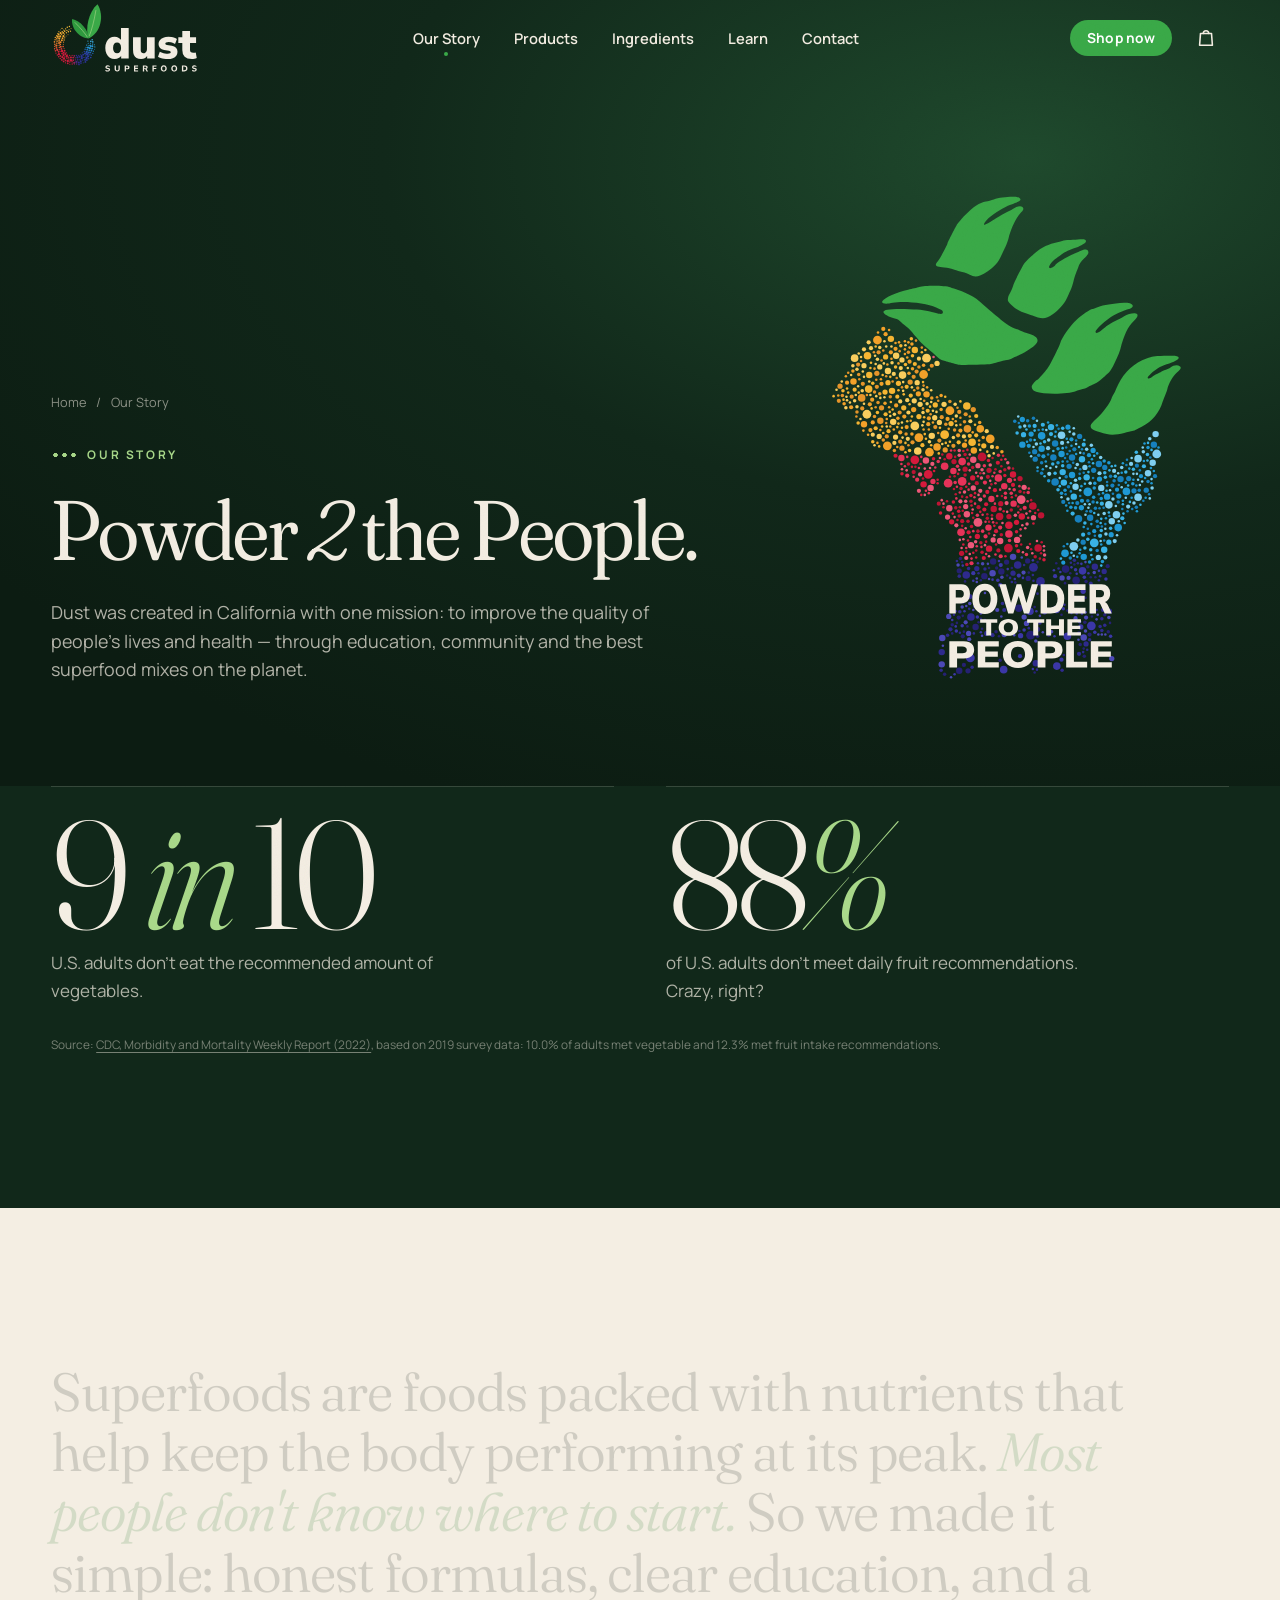
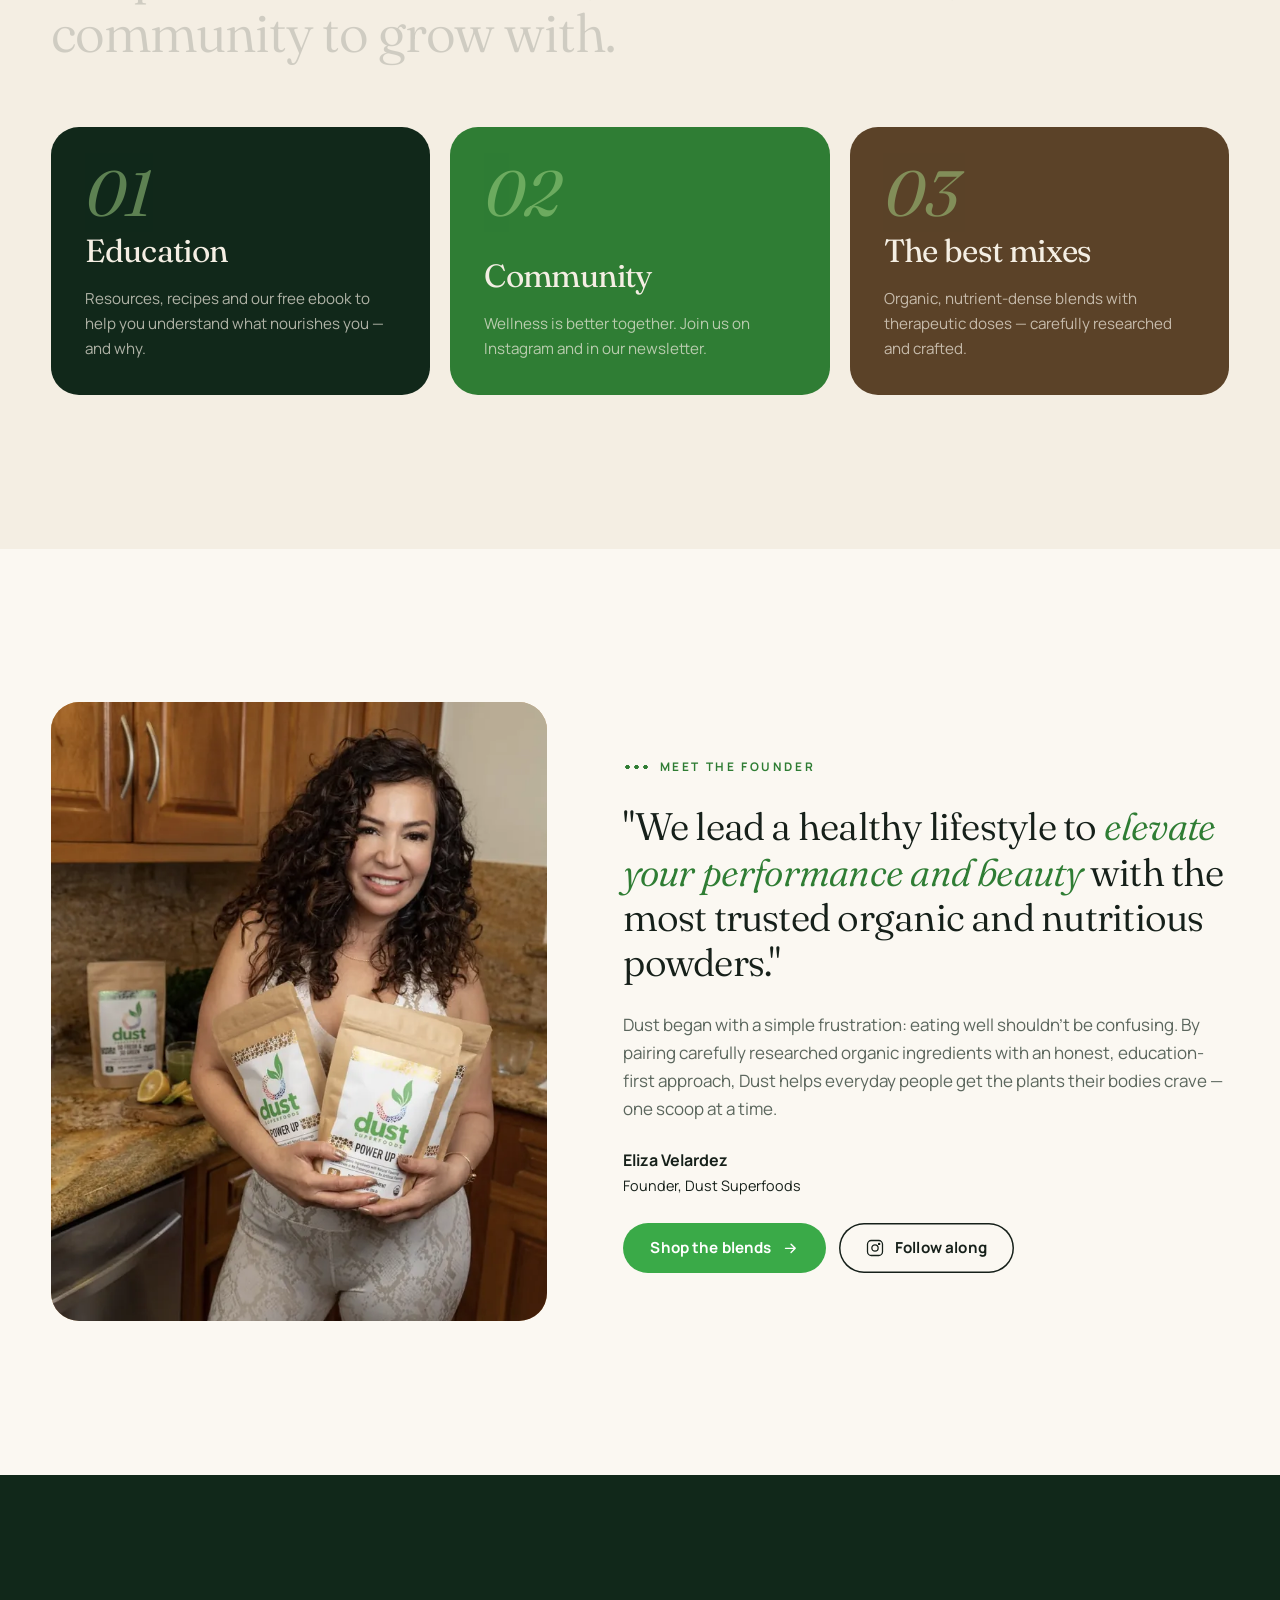
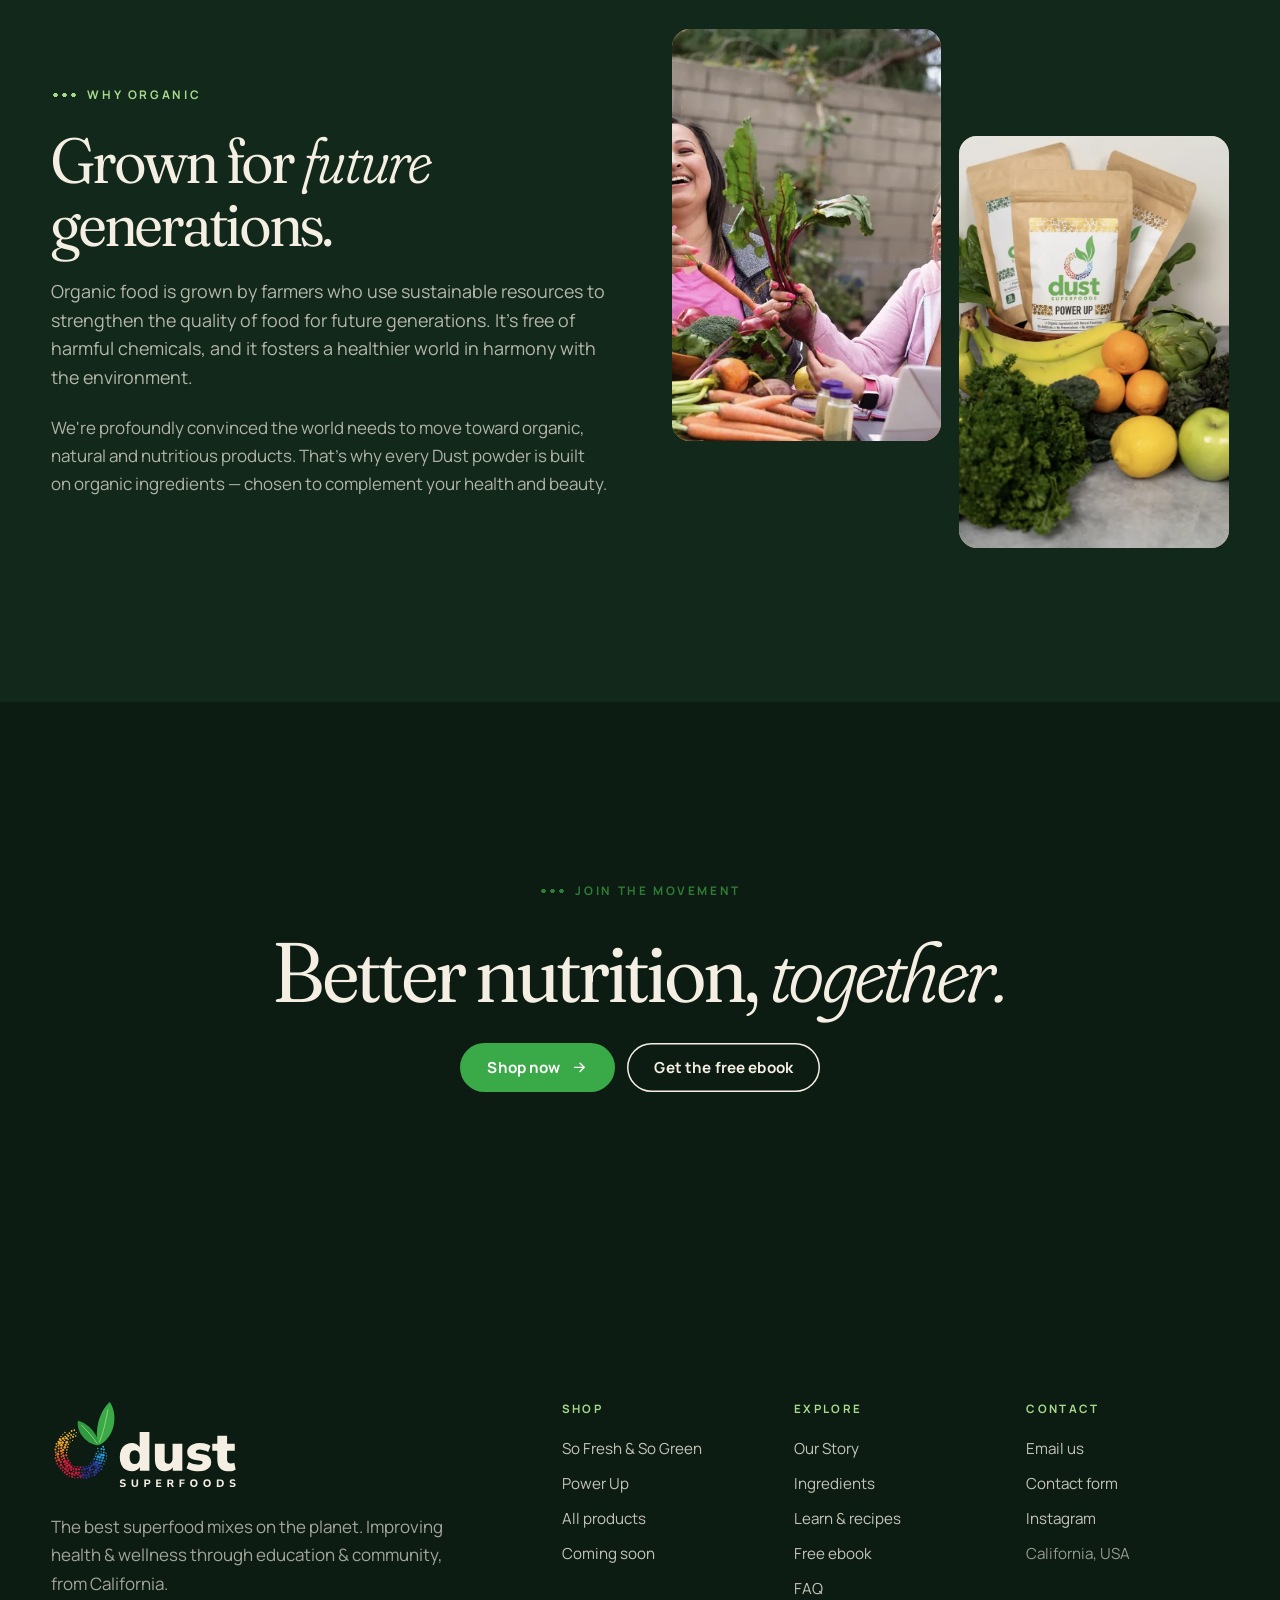
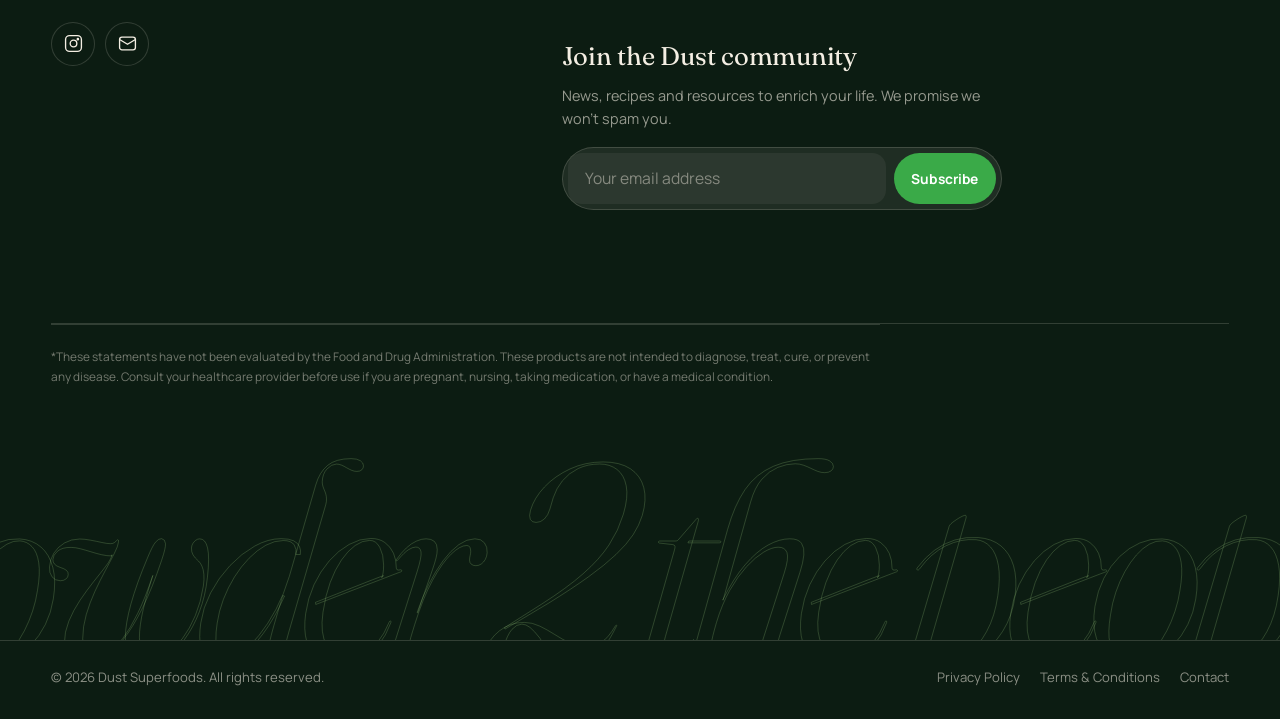
<file: about.html>
<!doctype html>
<html lang="en" class="no-js">
<head>
<meta charset="utf-8">
<meta name="viewport" content="width=device-width, initial-scale=1, viewport-fit=cover">
<title>Our Story — Powder to the People | Dust Superfoods</title>
<meta name="description" content="Dust Superfoods was created in California to improve people's lives through education, community and the best organic superfood mixes on the planet.">
<link rel="canonical" href="https://www.dustsuperfoods.com/about.html">
<meta name="theme-color" content="#11281a">
<meta property="og:type" content="website">
<meta property="og:site_name" content="Dust Superfoods">
<meta property="og:title" content="Our Story — Powder to the People | Dust Superfoods">
<meta property="og:description" content="Dust Superfoods was created in California to improve people's lives through education, community and the best organic superfood mixes on the planet.">
<meta property="og:url" content="https://www.dustsuperfoods.com/about.html">
<meta property="og:image" content="https://www.dustsuperfoods.com/assets/img/og-image.jpg">
<meta name="twitter:card" content="summary_large_image">
<link rel="icon" href="assets/favicon.svg" type="image/svg+xml">
<link rel="apple-touch-icon" href="assets/apple-touch-icon.png">
<link rel="preload" href="assets/fonts/fraunces-latin-full-normal.woff2" as="font" type="font/woff2" crossorigin>
<link rel="preload" href="assets/fonts/manrope-latin-wght-normal.woff2" as="font" type="font/woff2" crossorigin>

<link rel="stylesheet" href="css/style.css">

</head>
<body class="">

<div class="veil" aria-hidden="true"></div>

<a class="skip-link" href="#main">Skip to content</a>
<header class="site-header is-over-dark">
  <div class="container header-inner">
    <a href="index.html" class="logo" aria-label="Dust Superfoods home"><svg xmlns="http://www.w3.org/2000/svg" viewBox="0 0 710 345" role="img" aria-label="Dust Superfoods"><title>Dust Superfoods</title><circle cx="80.4" cy="154.8" r="2.07" fill="#f7b737"/><circle cx="71.2" cy="160.6" r="2.25" fill="#f6b134"/><circle cx="64.9" cy="169.4" r="3.02" fill="#f5ac32"/><circle cx="62.1" cy="179.8" r="3.32" fill="#f4a62f"/><circle cx="59.3" cy="189.8" r="3.16" fill="#f18e2f"/><circle cx="58.2" cy="200.0" r="2.44" fill="#ee762e"/><circle cx="57.4" cy="210.6" r="3.99" fill="#e75632"/><circle cx="61.8" cy="220.3" r="2.72" fill="#dc2e38"/><circle cx="64.5" cy="230.8" r="4.24" fill="#d61a3c"/><circle cx="71.4" cy="239.2" r="3.08" fill="#d41a3d"/><circle cx="78.5" cy="247.8" r="2.35" fill="#d21a3d"/><circle cx="88.5" cy="252.8" r="2.86" fill="#cf1a3d"/><circle cx="99.8" cy="252.8" r="2.50" fill="#cd1a3e"/><circle cx="110.1" cy="255.0" r="3.96" fill="#981f59"/><circle cx="120.5" cy="253.7" r="3.47" fill="#2f2a90"/><circle cx="131.4" cy="253.3" r="3.03" fill="#2e2f95"/><circle cx="141.0" cy="248.2" r="2.38" fill="#2d349a"/><circle cx="148.0" cy="240.0" r="2.68" fill="#2c3aa0"/><circle cx="157.4" cy="234.2" r="3.15" fill="#2b3fa5"/><circle cx="161.5" cy="224.1" r="3.48" fill="#246dbf"/><circle cx="165.9" cy="214.4" r="2.88" fill="#2292d5"/><circle cx="169.3" cy="204.0" r="3.16" fill="#2e9fdc"/><circle cx="92.4" cy="138.3" r="2.85" fill="#f9c03b"/><circle cx="82.2" cy="141.0" r="3.87" fill="#f8bb39"/><circle cx="72.6" cy="145.6" r="3.11" fill="#f7b637"/><circle cx="63.6" cy="151.7" r="3.08" fill="#f6b234"/><circle cx="58.8" cy="161.7" r="5.12" fill="#f5ad32"/><circle cx="54.5" cy="171.2" r="4.37" fill="#f4a830"/><circle cx="51.2" cy="180.9" r="4.87" fill="#f39c2f"/><circle cx="45.4" cy="190.3" r="4.60" fill="#f0882e"/><circle cx="44.1" cy="201.1" r="3.88" fill="#ed742e"/><circle cx="46.1" cy="211.7" r="4.66" fill="#e85931"/><circle cx="49.3" cy="221.9" r="4.28" fill="#df3837"/><circle cx="52.5" cy="232.2" r="5.65" fill="#d71a3c"/><circle cx="59.8" cy="240.2" r="4.86" fill="#d51a3c"/><circle cx="68.3" cy="246.5" r="4.96" fill="#d31a3d"/><circle cx="74.6" cy="255.3" r="5.78" fill="#d11a3d"/><circle cx="83.5" cy="261.3" r="3.80" fill="#cf1a3d"/><circle cx="94.2" cy="263.0" r="4.87" fill="#ce1a3e"/><circle cx="104.7" cy="263.2" r="4.29" fill="#c31b43"/><circle cx="114.9" cy="264.3" r="3.33" fill="#6c2470"/><circle cx="125.0" cy="262.5" r="5.15" fill="#2f2b91"/><circle cx="134.9" cy="259.9" r="3.69" fill="#2e3096"/><circle cx="144.8" cy="256.6" r="5.44" fill="#2d349a"/><circle cx="152.4" cy="249.5" r="4.26" fill="#2c389e"/><circle cx="161.6" cy="244.0" r="5.47" fill="#2b3da3"/><circle cx="169.1" cy="236.2" r="5.42" fill="#2852b0"/><circle cx="171.6" cy="225.6" r="4.16" fill="#2278c6"/><circle cx="175.3" cy="215.9" r="5.41" fill="#2393d5"/><circle cx="180.0" cy="205.9" r="2.95" fill="#2d9edb"/><circle cx="176.2" cy="195.2" r="2.69" fill="#36a8e1"/><circle cx="174.9" cy="185.0" r="2.69" fill="#40b3e7"/><circle cx="94.8" cy="125.5" r="2.31" fill="#f9c23c"/><circle cx="85.5" cy="131.4" r="2.69" fill="#f8be3a"/><circle cx="75.3" cy="134.2" r="3.39" fill="#f8ba38"/><circle cx="64.6" cy="137.7" r="4.11" fill="#f7b636"/><circle cx="57.9" cy="146.5" r="4.39" fill="#f6b234"/><circle cx="50.2" cy="154.2" r="3.15" fill="#f5ad32"/><circle cx="43.4" cy="162.8" r="5.18" fill="#f5a931"/><circle cx="39.0" cy="172.9" r="5.23" fill="#f4a22f"/><circle cx="38.3" cy="183.9" r="4.12" fill="#f1912f"/><circle cx="38.2" cy="194.6" r="4.78" fill="#ef7f2e"/><circle cx="38.4" cy="205.0" r="3.19" fill="#ec6e2e"/><circle cx="39.1" cy="215.5" r="3.45" fill="#e65232"/><circle cx="41.4" cy="225.8" r="3.15" fill="#de3537"/><circle cx="47.2" cy="234.7" r="3.42" fill="#d71a3c"/><circle cx="52.3" cy="243.7" r="4.02" fill="#d51a3c"/><circle cx="59.3" cy="251.4" r="5.45" fill="#d41a3d"/><circle cx="65.3" cy="260.7" r="3.42" fill="#d21a3d"/><circle cx="75.2" cy="265.1" r="3.97" fill="#d01a3d"/><circle cx="84.5" cy="270.1" r="3.34" fill="#cf1a3d"/><circle cx="94.1" cy="275.7" r="5.78" fill="#cd1a3e"/><circle cx="105.1" cy="275.5" r="4.35" fill="#b61c49"/><circle cx="115.7" cy="273.8" r="3.29" fill="#692471"/><circle cx="126.3" cy="273.8" r="3.74" fill="#2f2b91"/><circle cx="137.3" cy="273.4" r="3.45" fill="#2e2f95"/><circle cx="145.6" cy="265.5" r="5.66" fill="#2d3399"/><circle cx="155.9" cy="262.2" r="3.41" fill="#2d379d"/><circle cx="164.3" cy="255.5" r="3.08" fill="#2c3aa0"/><circle cx="171.5" cy="247.5" r="5.74" fill="#2b3ea4"/><circle cx="179.0" cy="239.5" r="4.95" fill="#275ab4"/><circle cx="181.1" cy="228.6" r="4.03" fill="#227cc8"/><circle cx="184.0" cy="218.4" r="5.12" fill="#2393d5"/><circle cx="187.7" cy="208.3" r="4.56" fill="#2b9cda"/><circle cx="187.1" cy="197.6" r="2.79" fill="#34a5e0"/><circle cx="188.4" cy="186.6" r="3.80" fill="#3cafe5"/><circle cx="87.0" cy="115.9" r="3.25" fill="#f9c03b"/><circle cx="77.0" cy="119.7" r="3.42" fill="#f8bd3a"/><circle cx="68.9" cy="127.2" r="3.36" fill="#f7b938"/><circle cx="59.9" cy="132.5" r="2.58" fill="#f7b536"/><circle cx="53.1" cy="140.6" r="3.48" fill="#f6b234"/><circle cx="45.4" cy="147.5" r="4.94" fill="#f5ae33"/><circle cx="36.5" cy="154.3" r="4.25" fill="#f5ab31"/><circle cx="31.5" cy="164.0" r="5.77" fill="#f4a730"/><circle cx="27.6" cy="174.1" r="4.02" fill="#f39b2f"/><circle cx="28.7" cy="185.3" r="3.64" fill="#f18c2f"/><circle cx="27.6" cy="195.6" r="3.57" fill="#ee7c2e"/><circle cx="25.6" cy="206.2" r="5.52" fill="#ec6d2e"/><circle cx="26.0" cy="216.9" r="4.34" fill="#e75532"/><circle cx="29.6" cy="227.1" r="5.24" fill="#e03c36"/><circle cx="36.1" cy="235.8" r="4.85" fill="#d9223b"/><circle cx="37.6" cy="247.0" r="5.19" fill="#d61a3c"/><circle cx="44.5" cy="255.3" r="4.34" fill="#d51a3c"/><circle cx="53.8" cy="261.1" r="5.21" fill="#d31a3d"/><circle cx="61.3" cy="268.4" r="5.24" fill="#d21a3d"/><circle cx="68.5" cy="276.9" r="4.11" fill="#d01a3d"/><circle cx="79.3" cy="279.0" r="5.65" fill="#cf1a3d"/><circle cx="88.9" cy="284.0" r="3.48" fill="#ce1a3e"/><circle cx="99.8" cy="283.2" r="3.42" fill="#cc1a3e"/><circle cx="110.0" cy="288.0" r="5.26" fill="#91205d"/><circle cx="120.4" cy="283.8" r="5.31" fill="#4e2780"/><circle cx="131.6" cy="286.2" r="4.84" fill="#2f2c92"/><circle cx="141.0" cy="280.2" r="4.54" fill="#2e2f95"/><circle cx="150.1" cy="275.0" r="3.04" fill="#2d3399"/><circle cx="161.4" cy="273.3" r="4.82" fill="#2d369c"/><circle cx="168.5" cy="265.0" r="5.61" fill="#2c399f"/><circle cx="175.7" cy="257.3" r="5.44" fill="#2b3da3"/><circle cx="183.9" cy="250.1" r="3.59" fill="#2a48aa"/><circle cx="187.0" cy="239.6" r="3.82" fill="#2565bb"/><circle cx="191.2" cy="230.1" r="4.64" fill="#2182cc"/><circle cx="194.4" cy="220.1" r="4.10" fill="#2394d6"/><circle cx="195.6" cy="209.8" r="4.92" fill="#2b9cda"/><circle cx="197.3" cy="199.4" r="3.39" fill="#32a4df"/><circle cx="197.7" cy="188.8" r="3.84" fill="#3aace3"/><circle cx="194.9" cy="178.6" r="3.44" fill="#41b4e8"/><circle cx="52.1" cy="124.9" r="2.86" fill="#f7b536"/><circle cx="44.1" cy="132.0" r="2.11" fill="#f6b234"/><circle cx="37.2" cy="140.3" r="2.63" fill="#f6ae33"/><circle cx="32.9" cy="150.1" r="3.93" fill="#f5ab31"/><circle cx="27.1" cy="158.9" r="3.24" fill="#f4a830"/><circle cx="20.4" cy="167.7" r="3.42" fill="#f3a02f"/><circle cx="19.3" cy="178.5" r="3.34" fill="#f1922f"/><circle cx="16.4" cy="188.8" r="3.90" fill="#f0852e"/><circle cx="18.0" cy="199.6" r="3.43" fill="#ee772e"/><circle cx="17.8" cy="210.1" r="2.83" fill="#eb682e"/><circle cx="17.0" cy="221.1" r="3.32" fill="#e55032"/><circle cx="20.9" cy="231.2" r="3.85" fill="#df3937"/><circle cx="23.4" cy="241.9" r="3.18" fill="#d9223b"/><circle cx="29.9" cy="250.8" r="3.31" fill="#d61a3c"/><circle cx="36.4" cy="259.3" r="3.70" fill="#d51a3c"/><circle cx="43.7" cy="267.1" r="3.37" fill="#d41a3d"/><circle cx="51.5" cy="274.4" r="4.23" fill="#d21a3d"/><circle cx="59.6" cy="281.6" r="4.09" fill="#d11a3d"/><circle cx="68.5" cy="288.0" r="2.80" fill="#d01a3d"/><circle cx="79.2" cy="290.5" r="4.23" fill="#ce1a3e"/><circle cx="89.2" cy="295.0" r="2.54" fill="#cd1a3e"/><circle cx="100.3" cy="293.4" r="3.18" fill="#c81a40"/><circle cx="110.8" cy="293.9" r="2.76" fill="#8b2160"/><circle cx="121.3" cy="293.4" r="3.66" fill="#4f277f"/><circle cx="132.4" cy="295.3" r="4.13" fill="#2f2b91"/><circle cx="141.9" cy="289.4" r="3.75" fill="#2e2f95"/><circle cx="152.7" cy="287.8" r="2.55" fill="#2e3298"/><circle cx="162.8" cy="283.7" r="4.28" fill="#2d359b"/><circle cx="169.8" cy="274.9" r="4.25" fill="#2c389e"/><circle cx="178.4" cy="268.6" r="3.27" fill="#2c3ba1"/><circle cx="187.9" cy="262.7" r="4.00" fill="#2b3ea4"/><circle cx="190.9" cy="251.6" r="3.16" fill="#294fae"/><circle cx="197.8" cy="243.3" r="2.96" fill="#256abd"/><circle cx="200.6" cy="232.9" r="2.92" fill="#2184cd"/><circle cx="206.2" cy="223.5" r="2.26" fill="#2393d5"/><circle cx="207.4" cy="212.7" r="2.85" fill="#2a9bda"/><circle cx="205.6" cy="201.9" r="2.39" fill="#31a2de"/><path d="M178.0 173.0C178.7 132.8 137.7 88.6 100.0 81.0C94.2 130.2 138.8 171.5 178.0 173.0Z" fill="#2F9A3F"/><path d="M178.0 173.0C237.1 145.1 253.2 62.8 220.0 11.0C175.8 48.0 161.3 130.6 178.0 173.0Z" fill="#3AAA48"/><path d="M171.8 165.6Q154.4 137.7 114.0 97.6" stroke="#A9D98A" stroke-width="3.5" fill="none" stroke-linecap="round" opacity=".85"/><path d="M181.4 160.0Q199.2 118.0 212.4 40.2" stroke="#A9D98A" stroke-width="3.5" fill="none" stroke-linecap="round" opacity=".85"/><g fill="var(--logo-word,#3AAA48)"><g transform="translate(251.1 267.7)"><path transform="translate(0.00 0) scale(0.20500 -0.20500)" d="M244 -11Q181 -11 132.5 20.0Q84 51 56.5 109.0Q29 167 29 246Q29 327 56.5 384.0Q84 441 132.5 472.0Q181 503 244 503Q299 503 343 477Q374 458 391 432V705H569V0H395V67Q379 37 346 17Q301 -11 244 -11ZM301 120Q341 120 367.0 150.0Q393 180 393 246Q393 313 367.0 342.5Q341 372 301 372Q260 372 234.0 342.5Q208 313 208 246Q208 180 234.0 150.0Q260 120 301 120Z"/><path transform="translate(127.10 0) scale(0.20500 -0.20500)" d="M236 -11Q172 -11 131.0 12.5Q90 36 69.5 83.0Q49 130 49 202V492H227V197Q227 173 233.5 157.0Q240 141 254.0 133.0Q268 125 289 125Q313 125 331.5 136.5Q350 148 360.5 169.5Q371 191 371 220V492H549V0H375V61Q356 33 330 15Q290 -11 236 -11Z"/><path transform="translate(250.31 0) scale(0.20500 -0.20500)" d="M248 -11Q203 -11 161.5 -5.0Q120 1 86.0 13.0Q52 25 25 42L66 157Q91 143 121.5 132.0Q152 121 185.0 115.0Q218 109 249 109Q286 109 302.0 119.5Q318 130 318 147Q318 162 307.5 170.0Q297 178 278 181L167 199Q105 210 71.0 244.5Q37 279 37 335Q37 387 66.5 424.5Q96 462 147.5 482.5Q199 503 266 503Q302 503 337.0 497.5Q372 492 404.0 480.5Q436 469 462 450L418 337Q399 351 373.0 361.0Q347 371 319.5 377.5Q292 384 269 384Q228 384 211.0 373.0Q194 362 194 345Q194 332 203.0 323.5Q212 315 231 312L342 293Q406 283 440.5 249.5Q475 216 475 159Q475 105 447.0 67.0Q419 29 368.0 9.0Q317 -11 248 -11Z"/><path transform="translate(351.99 0) scale(0.20500 -0.20500)" d="M310 -11Q198 -11 144.0 41.0Q90 93 90 198V361H-2V492H90V635H268V492H408V361H268V204Q268 167 285.5 149.5Q303 132 341 132Q353 132 367.5 135.0Q382 138 400 142L424 14Q401 2 370.5 -4.5Q340 -11 310 -11Z"/></g><g transform="translate(255.2 328.6)"><path transform="translate(0.00 0) scale(0.04000 -0.04000)" d="M323 -11Q268 -11 216.5 -1.5Q165 8 121.0 25.5Q77 43 44 67L89 189Q121 167 158.0 151.0Q195 135 237.0 126.5Q279 118 323 118Q396 118 427.0 140.5Q458 163 458 197Q458 216 448.5 230.0Q439 244 417.5 254.5Q396 265 359 272L246 296Q150 316 103.5 364.5Q57 413 57 492Q57 560 93.5 610.0Q130 660 194.5 688.0Q259 716 343 716Q392 716 437.0 706.5Q482 697 520.0 679.0Q558 661 586 636L541 522Q501 554 451.0 570.5Q401 587 342 587Q300 587 270.5 576.0Q241 565 225.5 545.0Q210 525 210 499Q210 470 231.0 452.0Q252 434 304 423L417 399Q515 378 563.0 331.5Q611 285 611 209Q611 143 575.5 93.5Q540 44 475.5 16.5Q411 -11 323 -11Z"/><path transform="translate(43.29 0) scale(0.04000 -0.04000)" d="M373 -11Q223 -11 144.5 66.0Q66 143 66 295V705H221V294Q221 208 260.0 164.5Q299 121 373 121Q447 121 485.5 164.5Q524 208 524 294V705H677V295Q677 143 600.0 66.0Q523 -11 373 -11Z"/><path transform="translate(90.67 0) scale(0.04000 -0.04000)" d="M71 0V705H393Q472 705 527.0 678.0Q582 651 610.5 601.0Q639 551 639 480Q639 409 610.5 358.5Q582 308 527.0 281.0Q472 254 393 254H226V0ZM226 374H367Q427 374 458.5 401.0Q490 428 490 480Q490 532 458.5 558.0Q427 584 367 584H226Z"/><path transform="translate(134.88 0) scale(0.04000 -0.04000)" d="M71 0V705H554V584H219V419H532V297H219V121H554V0Z"/><path transform="translate(176.73 0) scale(0.04000 -0.04000)" d="M71 0V705H393Q511 705 575.0 648.0Q639 591 639 489Q639 423 610.0 375.0Q581 327 527 301Q507 292 485 286Q501 281 516 272Q547 251 570 209L684 0H513L391 225Q381 243 368.0 253.5Q355 264 338.5 268.5Q322 273 302 273H226V0ZM226 385H365Q427 385 458.5 410.0Q490 435 490 485Q490 534 458.5 559.0Q427 584 365 584H226Z"/><path transform="translate(222.23 0) scale(0.04000 -0.04000)" d="M71 0V705H547V584H226V412H525V291H226V0Z"/><path transform="translate(262.68 0) scale(0.04000 -0.04000)" d="M398 -11Q320 -11 255.5 15.0Q191 41 145.0 89.0Q99 137 74.5 204.0Q50 271 50 353Q50 436 74.5 502.5Q99 569 145.0 616.5Q191 664 255.5 690.0Q320 716 398 716Q477 716 541.0 690.0Q605 664 651.0 617.0Q697 570 722.0 503.0Q747 436 747 354Q747 271 722.0 204.0Q697 137 651.0 89.0Q605 41 541.0 15.0Q477 -11 398 -11ZM398 121Q458 121 499.0 148.5Q540 176 562.5 228.5Q585 281 585 353Q585 426 563.0 478.0Q541 530 499.0 557.0Q457 584 398 584Q340 584 298.0 557.0Q256 530 234.0 478.0Q212 426 212 353Q212 281 234.0 228.5Q256 176 298.0 148.5Q340 121 398 121Z"/><path transform="translate(312.17 0) scale(0.04000 -0.04000)" d="M398 -11Q320 -11 255.5 15.0Q191 41 145.0 89.0Q99 137 74.5 204.0Q50 271 50 353Q50 436 74.5 502.5Q99 569 145.0 616.5Q191 664 255.5 690.0Q320 716 398 716Q477 716 541.0 690.0Q605 664 651.0 617.0Q697 570 722.0 503.0Q747 436 747 354Q747 271 722.0 204.0Q697 137 651.0 89.0Q605 41 541.0 15.0Q477 -11 398 -11ZM398 121Q458 121 499.0 148.5Q540 176 562.5 228.5Q585 281 585 353Q585 426 563.0 478.0Q541 530 499.0 557.0Q457 584 398 584Q340 584 298.0 557.0Q256 530 234.0 478.0Q212 426 212 353Q212 281 234.0 228.5Q256 176 298.0 148.5Q340 121 398 121Z"/><path transform="translate(361.67 0) scale(0.04000 -0.04000)" d="M71 0V705H347Q467 705 551.5 663.5Q636 622 680.5 543.5Q725 465 725 353Q725 241 680.5 162.0Q636 83 551.5 41.5Q467 0 347 0ZM226 127H338Q451 127 507.0 183.0Q563 239 563 353Q563 467 506.5 522.5Q450 578 338 578H226Z"/><path transform="translate(410.28 0) scale(0.04000 -0.04000)" d="M323 -11Q268 -11 216.5 -1.5Q165 8 121.0 25.5Q77 43 44 67L89 189Q121 167 158.0 151.0Q195 135 237.0 126.5Q279 118 323 118Q396 118 427.0 140.5Q458 163 458 197Q458 216 448.5 230.0Q439 244 417.5 254.5Q396 265 359 272L246 296Q150 316 103.5 364.5Q57 413 57 492Q57 560 93.5 610.0Q130 660 194.5 688.0Q259 716 343 716Q392 716 437.0 706.5Q482 697 520.0 679.0Q558 661 586 636L541 522Q501 554 451.0 570.5Q401 587 342 587Q300 587 270.5 576.0Q241 565 225.5 545.0Q210 525 210 499Q210 470 231.0 452.0Q252 434 304 423L417 399Q515 378 563.0 331.5Q611 285 611 209Q611 143 575.5 93.5Q540 44 475.5 16.5Q411 -11 323 -11Z"/></g></g></svg></a>
    <nav class="nav" aria-label="Main"><a href="about.html" aria-current="page">Our Story</a><a href="shop.html">Products</a><a href="ingredients.html">Ingredients</a><a href="learn.html">Learn</a><a href="contact.html">Contact</a></nav>
    <div class="header-actions">
      <a href="shop.html" class="btn btn--leaf btn--sm header-cta" data-magnetic>Shop now</a>
      <button class="icon-btn" type="button" data-open-cart aria-label="Open shopping bag"><svg viewBox="0 0 24 24" fill="none" stroke="currentColor" stroke-width="1.7" stroke-linecap="round" stroke-linejoin="round" aria-hidden="true"><path d="M6 7h12l1 13H5L6 7z"/><path d="M9 7a3 3 0 0 1 6 0"/></svg><span class="cart-count" aria-live="polite">0</span></button>
      <button class="icon-btn menu-toggle" type="button" aria-expanded="false" aria-controls="mobile-menu" aria-label="Open menu"><span class="bars"><span></span><span></span></span></button>
    </div>
  </div>
</header>
<div class="mobile-menu" id="mobile-menu" aria-hidden="true">
  <nav aria-label="Mobile"><a href="index.html"><small>01</small>Home</a><a href="about.html"><small>02</small>Our Story</a><a href="shop.html"><small>03</small>Products</a><a href="ingredients.html"><small>04</small>Ingredients</a><a href="learn.html"><small>05</small>Learn</a><a href="contact.html"><small>06</small>Contact</a></nav>
  <div class="mm-foot"><a href="shop.html" class="btn btn--leaf">Shop the blends <svg class="arrow" viewBox="0 0 24 24" fill="none" stroke="currentColor" stroke-width="2" stroke-linecap="round" stroke-linejoin="round" aria-hidden="true"><path d="M5 12h14M13 6l6 6-6 6"/></svg></a><a href="https://www.instagram.com/dustsuperfoods/" data-ig target="_blank" rel="noopener">@dustsuperfoods</a></div>
</div>
<main id="main">

<section class="page-hero on-dark" data-header-dark>
  <div class="container about-hero-grid">
    <div><nav class="crumbs" aria-label="Breadcrumb"><a href="index.html">Home</a><span>/</span><span>Our Story</span></nav>
      <span class="eyebrow">Our story</span><h1 class="h1">Powder <em>2</em> the People.</h1>
      <p class="lead">Dust was created in California with one mission: to improve the quality of people's lives and health — through education, community and the best superfood mixes on the planet.</p></div>
    <div style="--fist-text:#f4eee3;max-width:360px;width:100%;margin-inline:auto" data-reveal><svg xmlns="http://www.w3.org/2000/svg" viewBox="80 70 616 843" role="img" aria-label="Powder to the People — Dust Superfoods"><title>Powder to the People</title><g><circle cx="493" cy="832" r="6.5" fill="#3B37A8"/><circle cx="347" cy="525" r="7.5" fill="#C01434"/><circle cx="206" cy="344" r="2.2" fill="#E8962A"/><circle cx="424" cy="499" r="2.2" fill="#1F9AD6"/><circle cx="556" cy="721" r="4.5" fill="#2E2A8E"/><circle cx="614" cy="528" r="6.5" fill="#7FD0F2"/><circle cx="443" cy="681" r="6.5" fill="#C01434"/><circle cx="641" cy="504" r="5.5" fill="#1782C0"/><circle cx="437" cy="516" r="4.5" fill="#1782C0"/><circle cx="546" cy="697" r="4.5" fill="#7FD0F2"/><circle cx="528" cy="585" r="7.5" fill="#1F9AD6"/><circle cx="454" cy="790" r="4.5" fill="#3B37A8"/><circle cx="417" cy="688" r="2.2" fill="#F0587A"/><circle cx="375" cy="561" r="6.5" fill="#E8335A"/><circle cx="418" cy="487" r="4.5" fill="#39B4E8"/><circle cx="406" cy="653" r="3" fill="#D71A3C"/><circle cx="523" cy="808" r="3" fill="#252174"/><circle cx="366" cy="704" r="5.5" fill="#252174"/><circle cx="347" cy="688" r="3" fill="#C01434"/><circle cx="556" cy="684" r="5.5" fill="#39B4E8"/><circle cx="165" cy="366" r="2.2" fill="#FBCF5E"/><circle cx="630" cy="521" r="3" fill="#39B4E8"/><circle cx="474" cy="786" r="6.5" fill="#4C49B8"/><circle cx="340" cy="637" r="7.5" fill="#F0587A"/><circle cx="392" cy="681" r="7.5" fill="#C01434"/><circle cx="375" cy="522" r="3" fill="#E8335A"/><circle cx="218" cy="474" r="3.6" fill="#F4A229"/><circle cx="551" cy="651" r="3" fill="#39B4E8"/><circle cx="343" cy="466" r="3" fill="#F4A229"/><circle cx="326" cy="691" r="2.2" fill="#F0587A"/><circle cx="288" cy="628" r="4.5" fill="#F0587A"/><circle cx="385" cy="575" r="5.5" fill="#E8335A"/><circle cx="309" cy="586" r="2.2" fill="#E8335A"/><circle cx="247" cy="572" r="5.5" fill="#D71A3C"/><circle cx="505" cy="702" r="3" fill="#2E2A8E"/><circle cx="327" cy="464" r="3.6" fill="#FBCF5E"/><circle cx="219" cy="464" r="2.2" fill="#F7B733"/><circle cx="329" cy="707" r="3.6" fill="#E8335A"/><circle cx="274" cy="466" r="4.5" fill="#FBCF5E"/><circle cx="298" cy="549" r="5.5" fill="#E8335A"/><circle cx="207" cy="483" r="3.6" fill="#F4A229"/><circle cx="191" cy="323" r="5.5" fill="#F7B733"/><circle cx="326" cy="764" r="4.5" fill="#2E2A8E"/><circle cx="319" cy="610" r="4.5" fill="#F0587A"/><circle cx="508" cy="503" r="2.2" fill="#7FD0F2"/><circle cx="557" cy="552" r="3" fill="#39B4E8"/><circle cx="532" cy="629" r="5.5" fill="#1782C0"/><circle cx="449" cy="489" r="6.5" fill="#1F9AD6"/><circle cx="525" cy="845" r="4.5" fill="#2E2A8E"/><circle cx="507" cy="565" r="3" fill="#7FD0F2"/><circle cx="327" cy="662" r="2.2" fill="#E8335A"/><circle cx="382" cy="638" r="2.2" fill="#F0587A"/><circle cx="239" cy="456" r="4.5" fill="#F7B733"/><circle cx="594" cy="584" r="6.5" fill="#1F9AD6"/><circle cx="414" cy="598" r="7.5" fill="#F0587A"/><circle cx="320" cy="727" r="6.5" fill="#2E2A8E"/><circle cx="296" cy="812" r="3" fill="#252174"/><circle cx="426" cy="586" r="3" fill="#E8335A"/><circle cx="490" cy="717" r="6.5" fill="#252174"/><circle cx="538" cy="594" r="3" fill="#1F9AD6"/><circle cx="184" cy="490" r="3.6" fill="#E8962A"/><circle cx="236" cy="398" r="4.5" fill="#FBCF5E"/><circle cx="337" cy="455" r="3.6" fill="#F7B733"/><circle cx="299" cy="533" r="4.5" fill="#C01434"/><circle cx="539" cy="723" r="3" fill="#4C49B8"/><circle cx="496" cy="541" r="4.5" fill="#1782C0"/><circle cx="182" cy="315" r="3.6" fill="#F4A229"/><circle cx="478" cy="716" r="2.2" fill="#2E2A8E"/><circle cx="505" cy="512" r="3.6" fill="#1782C0"/><circle cx="215" cy="541" r="2.2" fill="#E8335A"/><circle cx="167" cy="405" r="3.6" fill="#E8962A"/><circle cx="341" cy="611" r="3.6" fill="#C01434"/><circle cx="308" cy="448" r="3.6" fill="#E8962A"/><circle cx="251" cy="531" r="5.5" fill="#F0587A"/><circle cx="123" cy="440" r="3.6" fill="#F4A229"/><circle cx="356" cy="630" r="3" fill="#C01434"/><circle cx="202" cy="422" r="3.6" fill="#F7B733"/><circle cx="516" cy="816" r="4.5" fill="#3B37A8"/><circle cx="186" cy="378" r="5.5" fill="#FBCF5E"/><circle cx="267" cy="474" r="3.6" fill="#E8962A"/><circle cx="321" cy="623" r="5.5" fill="#F0587A"/><circle cx="624" cy="541" r="3.6" fill="#39B4E8"/><circle cx="328" cy="676" r="5.5" fill="#F0587A"/><circle cx="310" cy="470" r="2.2" fill="#E8962A"/><circle cx="210" cy="510" r="4.5" fill="#E8962A"/><circle cx="356" cy="623" r="2.2" fill="#C01434"/><circle cx="160" cy="499" r="3" fill="#F7B733"/><circle cx="270" cy="423" r="2.2" fill="#E8962A"/><circle cx="504" cy="678" r="7.5" fill="#7FD0F2"/><circle cx="181" cy="433" r="3" fill="#F4A229"/><circle cx="449" cy="511" r="5.5" fill="#1F9AD6"/><circle cx="157" cy="364" r="2.2" fill="#F7B733"/><circle cx="317" cy="505" r="4.5" fill="#F4A229"/><circle cx="442" cy="543" r="2.2" fill="#39B4E8"/><circle cx="365" cy="724" r="5.5" fill="#4C49B8"/><circle cx="168" cy="501" r="2.2" fill="#F4A229"/><circle cx="567" cy="647" r="3" fill="#39B4E8"/><circle cx="535" cy="529" r="2.2" fill="#1F9AD6"/><circle cx="204" cy="399" r="4.5" fill="#F7B733"/><circle cx="539" cy="672" r="7.5" fill="#39B4E8"/><circle cx="238" cy="417" r="4.5" fill="#F4A229"/><circle cx="330" cy="500" r="6.5" fill="#F7B733"/><circle cx="403" cy="734" r="2.2" fill="#3B37A8"/><circle cx="206" cy="449" r="3.6" fill="#E8962A"/><circle cx="412" cy="474" r="3" fill="#39B4E8"/><circle cx="141" cy="424" r="6.5" fill="#E8962A"/><circle cx="166" cy="393" r="2.2" fill="#E8962A"/><circle cx="332" cy="629" r="2.2" fill="#C01434"/><circle cx="564" cy="671" r="4.5" fill="#39B4E8"/><circle cx="415" cy="627" r="5.5" fill="#D71A3C"/><circle cx="294" cy="468" r="4.5" fill="#F7B733"/><circle cx="531" cy="829" r="3.6" fill="#252174"/><circle cx="143" cy="400" r="3.6" fill="#E8962A"/><circle cx="519" cy="720" r="6.5" fill="#3B37A8"/><circle cx="358" cy="646" r="5.5" fill="#E8335A"/><circle cx="126" cy="378" r="3" fill="#F4A229"/><circle cx="232" cy="530" r="7.5" fill="#D71A3C"/><circle cx="303" cy="642" r="3.6" fill="#F0587A"/><circle cx="526" cy="512" r="3" fill="#7FD0F2"/><circle cx="283" cy="541" r="6.5" fill="#E8335A"/><circle cx="384" cy="889" r="6.5" fill="#3B37A8"/><circle cx="540" cy="825" r="3" fill="#3B37A8"/><circle cx="369" cy="582" r="3.6" fill="#D71A3C"/><circle cx="359" cy="682" r="5.5" fill="#D71A3C"/><circle cx="257" cy="517" r="7.5" fill="#F4A229"/><circle cx="267" cy="436" r="4.5" fill="#F7B733"/><circle cx="127" cy="396" r="5.5" fill="#F4A229"/><circle cx="159" cy="427" r="3.6" fill="#F4A229"/><circle cx="430" cy="830" r="7.5" fill="#252174"/><circle cx="318" cy="546" r="4.5" fill="#C01434"/><circle cx="319" cy="601" r="3" fill="#F0587A"/><circle cx="170" cy="346" r="3.6" fill="#E8962A"/><circle cx="302" cy="612" r="3" fill="#C01434"/><circle cx="381" cy="592" r="2.2" fill="#C01434"/><circle cx="306" cy="710" r="3" fill="#4C49B8"/><circle cx="151" cy="352" r="6.5" fill="#F7B733"/><circle cx="191" cy="346" r="3.6" fill="#F4A229"/><circle cx="379" cy="695" r="3.6" fill="#E8335A"/><circle cx="256" cy="459" r="3.6" fill="#F4A229"/><circle cx="211" cy="385" r="6.5" fill="#FBCF5E"/><circle cx="612" cy="618" r="2.2" fill="#1F9AD6"/><circle cx="617" cy="548" r="2.2" fill="#1782C0"/><circle cx="129" cy="356" r="6.5" fill="#FBCF5E"/><circle cx="359" cy="523" r="3" fill="#FBCF5E"/><circle cx="500" cy="495" r="3.6" fill="#1F9AD6"/><circle cx="535" cy="798" r="2.2" fill="#252174"/><circle cx="518" cy="793" r="2.2" fill="#3B37A8"/><circle cx="338" cy="716" r="4.5" fill="#2E2A8E"/><circle cx="518" cy="529" r="5.5" fill="#39B4E8"/><circle cx="437" cy="472" r="3.6" fill="#39B4E8"/><circle cx="389" cy="705" r="4.5" fill="#252174"/><circle cx="228" cy="352" r="3" fill="#F7B733"/><circle cx="520" cy="755" r="4.5" fill="#3B37A8"/><circle cx="239" cy="492" r="7.5" fill="#F4A229"/><circle cx="522" cy="866" r="3" fill="#252174"/><circle cx="339" cy="661" r="4.5" fill="#D71A3C"/><circle cx="215" cy="349" r="2.2" fill="#F4A229"/><circle cx="449" cy="535" r="3" fill="#1782C0"/><circle cx="300" cy="479" r="3" fill="#E8962A"/><circle cx="282" cy="435" r="4.5" fill="#FBCF5E"/><circle cx="557" cy="813" r="3" fill="#2E2A8E"/><circle cx="380" cy="530" r="2.2" fill="#D71A3C"/><circle cx="328" cy="799" r="6.5" fill="#2E2A8E"/><circle cx="433" cy="690" r="2.2" fill="#F0587A"/><circle cx="614" cy="594" r="6.5" fill="#7FD0F2"/><circle cx="140" cy="354" r="2.2" fill="#FBCF5E"/><circle cx="599" cy="545" r="2.2" fill="#1F9AD6"/><circle cx="465" cy="474" r="5.5" fill="#39B4E8"/><circle cx="207" cy="499" r="3.6" fill="#E8962A"/><circle cx="252" cy="356" r="7.5" fill="#FBCF5E"/><circle cx="145" cy="434" r="2.2" fill="#FBCF5E"/><circle cx="510" cy="538" r="3" fill="#7FD0F2"/><circle cx="501" cy="526" r="5.5" fill="#1782C0"/><circle cx="533" cy="684" r="3" fill="#39B4E8"/><circle cx="223" cy="514" r="3" fill="#F7B733"/><circle cx="512" cy="631" r="6.5" fill="#1782C0"/><circle cx="487" cy="569" r="5.5" fill="#39B4E8"/><circle cx="534" cy="814" r="7.5" fill="#3B37A8"/><circle cx="340" cy="652" r="3" fill="#C01434"/><circle cx="293" cy="820" r="3.6" fill="#2E2A8E"/><circle cx="515" cy="546" r="2.2" fill="#1782C0"/><circle cx="367" cy="614" r="5.5" fill="#C01434"/><circle cx="460" cy="510" r="3.6" fill="#7FD0F2"/><circle cx="173" cy="463" r="5.5" fill="#E8962A"/><circle cx="332" cy="724" r="3.6" fill="#3B37A8"/><circle cx="332" cy="578" r="4.5" fill="#F0587A"/><circle cx="564" cy="620" r="2.2" fill="#39B4E8"/><circle cx="93" cy="421" r="2.2" fill="#F7B733"/><circle cx="529" cy="612" r="2.2" fill="#7FD0F2"/><circle cx="551" cy="578" r="5.5" fill="#7FD0F2"/><circle cx="309" cy="790" r="3" fill="#2E2A8E"/><circle cx="558" cy="640" r="2.2" fill="#1782C0"/><circle cx="326" cy="548" r="2.2" fill="#F0587A"/><circle cx="580" cy="646" r="6.5" fill="#1F9AD6"/><circle cx="490" cy="589" r="2.2" fill="#1782C0"/><circle cx="124" cy="422" r="3.6" fill="#E8962A"/><circle cx="584" cy="563" r="5.5" fill="#1782C0"/><circle cx="602" cy="537" r="3.6" fill="#7FD0F2"/><circle cx="429" cy="789" r="6.5" fill="#3B37A8"/><circle cx="345" cy="793" r="2.2" fill="#3B37A8"/><circle cx="180" cy="423" r="2.2" fill="#FBCF5E"/><circle cx="348" cy="708" r="3" fill="#4C49B8"/><circle cx="440" cy="789" r="2.2" fill="#3B37A8"/><circle cx="499" cy="611" r="3" fill="#1F9AD6"/><circle cx="425" cy="680" r="3" fill="#F0587A"/><circle cx="577" cy="624" r="6.5" fill="#7FD0F2"/><circle cx="153" cy="409" r="6.5" fill="#F7B733"/><circle cx="168" cy="325" r="7.5" fill="#F4A229"/><circle cx="150" cy="452" r="7.5" fill="#FBCF5E"/><circle cx="371" cy="824" r="3" fill="#252174"/><circle cx="218" cy="405" r="3.6" fill="#F7B733"/><circle cx="447" cy="738" r="7.5" fill="#2E2A8E"/><circle cx="351" cy="729" r="5.5" fill="#252174"/><circle cx="561" cy="593" r="5.5" fill="#1F9AD6"/><circle cx="232" cy="342" r="5.5" fill="#F7B733"/><circle cx="631" cy="509" r="3" fill="#1F9AD6"/><circle cx="261" cy="489" r="5.5" fill="#FBCF5E"/><circle cx="101" cy="420" r="2.2" fill="#F4A229"/><circle cx="521" cy="834" r="5.5" fill="#4C49B8"/><circle cx="408" cy="710" r="6.5" fill="#2E2A8E"/><circle cx="474" cy="542" r="2.2" fill="#7FD0F2"/><circle cx="145" cy="469" r="5.5" fill="#F4A229"/><circle cx="307" cy="800" r="3.6" fill="#252174"/><circle cx="564" cy="607" r="6.5" fill="#7FD0F2"/><circle cx="326" cy="776" r="3" fill="#4C49B8"/><circle cx="188" cy="440" r="2.2" fill="#F4A229"/><circle cx="553" cy="704" r="3" fill="#1F9AD6"/><circle cx="435" cy="714" r="7.5" fill="#2E2A8E"/><circle cx="145" cy="369" r="4.5" fill="#FBCF5E"/><circle cx="208" cy="335" r="3" fill="#F7B733"/><circle cx="546" cy="624" r="2.2" fill="#7FD0F2"/><circle cx="462" cy="554" r="3.6" fill="#7FD0F2"/><circle cx="548" cy="563" r="4.5" fill="#1F9AD6"/><circle cx="514" cy="490" r="4.5" fill="#1782C0"/><circle cx="307" cy="500" r="3.6" fill="#F7B733"/><circle cx="523" cy="638" r="3" fill="#39B4E8"/><circle cx="186" cy="398" r="4.5" fill="#F7B733"/><circle cx="637" cy="563" r="2.2" fill="#7FD0F2"/><circle cx="197" cy="514" r="3" fill="#E8962A"/><circle cx="373" cy="787" r="3.6" fill="#4C49B8"/><circle cx="225" cy="420" r="3.6" fill="#F7B733"/><circle cx="578" cy="581" r="3.6" fill="#1F9AD6"/><circle cx="465" cy="486" r="3.6" fill="#39B4E8"/><circle cx="326" cy="489" r="3.6" fill="#F7B733"/><circle cx="102" cy="429" r="3.6" fill="#E8962A"/><circle cx="313" cy="567" r="7.5" fill="#E8335A"/><circle cx="107" cy="396" r="2.2" fill="#FBCF5E"/><circle cx="247" cy="403" r="2.2" fill="#E8962A"/><circle cx="175" cy="360" r="2.2" fill="#E8962A"/><circle cx="167" cy="382" r="4.5" fill="#E8962A"/><circle cx="452" cy="524" r="3.6" fill="#1F9AD6"/><circle cx="639" cy="535" r="5.5" fill="#7FD0F2"/><circle cx="406" cy="637" r="4.5" fill="#D71A3C"/><circle cx="334" cy="594" r="2.2" fill="#E8335A"/><circle cx="156" cy="479" r="3.6" fill="#F4A229"/><circle cx="489" cy="690" r="6.5" fill="#1F9AD6"/><circle cx="545" cy="795" r="2.2" fill="#4C49B8"/><circle cx="451" cy="470" r="3.6" fill="#39B4E8"/><circle cx="231" cy="429" r="4.5" fill="#FBCF5E"/><circle cx="483" cy="520" r="5.5" fill="#1F9AD6"/><circle cx="365" cy="527" r="2.2" fill="#C01434"/><circle cx="327" cy="869" r="7.5" fill="#3B37A8"/><circle cx="549" cy="660" r="3.6" fill="#39B4E8"/><circle cx="359" cy="656" r="2.2" fill="#C01434"/><circle cx="619" cy="558" r="3.6" fill="#1F9AD6"/><circle cx="475" cy="883" r="6.5" fill="#3B37A8"/><circle cx="547" cy="736" r="2.2" fill="#2E2A8E"/><circle cx="336" cy="816" r="5.5" fill="#252174"/><circle cx="254" cy="446" r="3.6" fill="#F7B733"/><circle cx="617" cy="573" r="2.2" fill="#7FD0F2"/><circle cx="263" cy="567" r="4.5" fill="#E8335A"/><circle cx="344" cy="477" r="6.5" fill="#F4A229"/><circle cx="517" cy="612" r="4.5" fill="#1F9AD6"/><circle cx="196" cy="478" r="2.2" fill="#F4A229"/><circle cx="521" cy="552" r="2.2" fill="#1782C0"/><circle cx="435" cy="737" r="2.2" fill="#2E2A8E"/><circle cx="178" cy="306" r="3.6" fill="#F4A229"/><circle cx="539" cy="652" r="3.6" fill="#1F9AD6"/><circle cx="255" cy="555" r="7.5" fill="#D71A3C"/><circle cx="283" cy="487" r="7.5" fill="#F7B733"/><circle cx="266" cy="458" r="4.5" fill="#FBCF5E"/><circle cx="393" cy="657" r="6.5" fill="#E8335A"/><circle cx="354" cy="606" r="3.6" fill="#D71A3C"/><circle cx="203" cy="459" r="3" fill="#F4A229"/><circle cx="628" cy="582" r="4.5" fill="#1782C0"/><circle cx="623" cy="516" r="3" fill="#7FD0F2"/><circle cx="213" cy="418" r="2.2" fill="#F7B733"/><circle cx="517" cy="575" r="2.2" fill="#1F9AD6"/><circle cx="407" cy="667" r="5.5" fill="#F0587A"/><circle cx="380" cy="721" r="5.5" fill="#252174"/><circle cx="431" cy="599" r="2.2" fill="#C01434"/><circle cx="142" cy="442" r="3.6" fill="#E8962A"/><circle cx="329" cy="644" r="3" fill="#C01434"/><circle cx="289" cy="570" r="7.5" fill="#E8335A"/><circle cx="551" cy="596" r="3" fill="#1F9AD6"/><circle cx="521" cy="696" r="5.5" fill="#1F9AD6"/><circle cx="504" cy="593" r="5.5" fill="#39B4E8"/><circle cx="486" cy="602" r="3.6" fill="#1782C0"/><circle cx="507" cy="801" r="3.6" fill="#4C49B8"/><circle cx="338" cy="570" r="3.6" fill="#C01434"/><circle cx="193" cy="364" r="3" fill="#FBCF5E"/><circle cx="338" cy="733" r="2.2" fill="#4C49B8"/><circle cx="549" cy="815" r="3" fill="#2E2A8E"/><circle cx="570" cy="574" r="3.6" fill="#1782C0"/><circle cx="580" cy="602" r="3" fill="#1782C0"/><circle cx="314" cy="832" r="3.6" fill="#252174"/><circle cx="448" cy="625" r="5.5" fill="#C01434"/><circle cx="278" cy="880" r="5.5" fill="#4C49B8"/><circle cx="333" cy="514" r="5.5" fill="#F4A229"/><circle cx="375" cy="685" r="3.6" fill="#C01434"/><circle cx="230" cy="551" r="3.6" fill="#C01434"/><circle cx="232" cy="472" r="7.5" fill="#FBCF5E"/><circle cx="469" cy="526" r="5.5" fill="#1782C0"/><circle cx="554" cy="787" r="3.6" fill="#2E2A8E"/><circle cx="580" cy="553" r="2.2" fill="#7FD0F2"/><circle cx="461" cy="496" r="3" fill="#7FD0F2"/><circle cx="332" cy="689" r="2.2" fill="#D71A3C"/><circle cx="643" cy="558" r="3.6" fill="#1782C0"/><circle cx="313" cy="635" r="3.6" fill="#C01434"/><circle cx="484" cy="501" r="3.6" fill="#7FD0F2"/><circle cx="310" cy="480" r="3.6" fill="#F4A229"/><circle cx="534" cy="640" r="2.2" fill="#1F9AD6"/><circle cx="531" cy="705" r="3" fill="#1782C0"/><circle cx="118" cy="415" r="2.2" fill="#F7B733"/><circle cx="385" cy="787" r="3.6" fill="#2E2A8E"/><circle cx="391" cy="535" r="3" fill="#F0587A"/><circle cx="389" cy="604" r="3.6" fill="#F0587A"/><circle cx="184" cy="460" r="2.2" fill="#F4A229"/><circle cx="393" cy="627" r="4.5" fill="#C01434"/><circle cx="310" cy="699" r="3" fill="#252174"/><circle cx="537" cy="514" r="4.5" fill="#1F9AD6"/><circle cx="552" cy="829" r="2.2" fill="#4C49B8"/><circle cx="412" cy="584" r="3" fill="#C01434"/><circle cx="353" cy="661" r="3.6" fill="#E8335A"/><circle cx="230" cy="444" r="4.5" fill="#F4A229"/><circle cx="557" cy="795" r="3" fill="#252174"/><circle cx="363" cy="597" r="5.5" fill="#E8335A"/><circle cx="196" cy="383" r="3.6" fill="#FBCF5E"/><circle cx="213" cy="441" r="4.5" fill="#F7B733"/><circle cx="284" cy="513" r="4.5" fill="#E8962A"/><circle cx="270" cy="508" r="6.5" fill="#F4A229"/><circle cx="567" cy="558" r="3" fill="#1782C0"/><circle cx="262" cy="537" r="3.6" fill="#F0587A"/><circle cx="337" cy="552" r="2.2" fill="#F0587A"/><circle cx="384" cy="618" r="2.2" fill="#D71A3C"/><circle cx="253" cy="434" r="3" fill="#FBCF5E"/><circle cx="550" cy="638" r="2.2" fill="#39B4E8"/><circle cx="528" cy="713" r="3" fill="#252174"/><circle cx="236" cy="564" r="3.6" fill="#E8335A"/><circle cx="352" cy="569" r="3.6" fill="#E8335A"/><circle cx="200" cy="352" r="5.5" fill="#FBCF5E"/><circle cx="474" cy="707" r="2.2" fill="#252174"/><circle cx="530" cy="656" r="3" fill="#1782C0"/><circle cx="523" cy="571" r="2.2" fill="#39B4E8"/><circle cx="627" cy="595" r="2.2" fill="#1F9AD6"/><circle cx="209" cy="527" r="5.5" fill="#E8335A"/><circle cx="400" cy="573" r="3.6" fill="#D71A3C"/><circle cx="604" cy="614" r="2.2" fill="#1782C0"/><circle cx="550" cy="526" r="3" fill="#7FD0F2"/><circle cx="472" cy="568" r="6.5" fill="#1782C0"/><circle cx="493" cy="617" r="2.2" fill="#1F9AD6"/><circle cx="239" cy="544" r="2.2" fill="#E8335A"/><circle cx="538" cy="548" r="4.5" fill="#1782C0"/><circle cx="378" cy="744" r="3.6" fill="#3B37A8"/><circle cx="418" cy="723" r="3.6" fill="#4C49B8"/><circle cx="187" cy="481" r="3.6" fill="#F7B733"/><circle cx="600" cy="602" r="2.2" fill="#39B4E8"/><circle cx="454" cy="558" r="2.2" fill="#39B4E8"/><circle cx="281" cy="605" r="2.2" fill="#F0587A"/><circle cx="324" cy="827" r="4.5" fill="#4C49B8"/><circle cx="520" cy="658" r="3.6" fill="#39B4E8"/><circle cx="191" cy="431" r="2.2" fill="#F7B733"/><circle cx="403" cy="464" r="3" fill="#1782C0"/><circle cx="322" cy="477" r="6.5" fill="#E8962A"/><circle cx="394" cy="565" r="4.5" fill="#E8335A"/><circle cx="247" cy="368" r="3" fill="#F4A229"/><circle cx="165" cy="476" r="3.6" fill="#F7B733"/><circle cx="356" cy="585" r="3.6" fill="#D71A3C"/><circle cx="540" cy="570" r="3" fill="#1F9AD6"/><circle cx="489" cy="582" r="3" fill="#1F9AD6"/><circle cx="160" cy="466" r="3.6" fill="#F4A229"/><circle cx="154" cy="385" r="5.5" fill="#F7B733"/><circle cx="497" cy="515" r="2.2" fill="#1782C0"/><circle cx="116" cy="408" r="2.2" fill="#F7B733"/><circle cx="241" cy="435" r="4.5" fill="#FBCF5E"/><circle cx="549" cy="729" r="2.2" fill="#2E2A8E"/><circle cx="400" cy="555" r="5.5" fill="#D71A3C"/><circle cx="378" cy="669" r="5.5" fill="#F0587A"/><circle cx="177" cy="385" r="2.2" fill="#F7B733"/><circle cx="499" cy="706" r="2.2" fill="#2E2A8E"/><circle cx="220" cy="494" r="3.6" fill="#FBCF5E"/><circle cx="508" cy="736" r="6.5" fill="#252174"/><circle cx="345" cy="825" r="2.2" fill="#3B37A8"/><circle cx="181" cy="414" r="4.5" fill="#F7B733"/><circle cx="593" cy="551" r="3" fill="#39B4E8"/><circle cx="346" cy="561" r="3" fill="#F0587A"/><circle cx="527" cy="855" r="2.2" fill="#2E2A8E"/><circle cx="390" cy="728" r="2.2" fill="#252174"/><circle cx="568" cy="658" r="4.5" fill="#1F9AD6"/><circle cx="350" cy="506" r="4.5" fill="#F7B733"/><circle cx="361" cy="494" r="7.5" fill="#F4A229"/><circle cx="165" cy="336" r="2.2" fill="#F7B733"/><circle cx="534" cy="505" r="3" fill="#7FD0F2"/><circle cx="532" cy="570" r="3" fill="#7FD0F2"/><circle cx="429" cy="618" r="2.2" fill="#E8335A"/><circle cx="410" cy="784" r="6.5" fill="#252174"/><circle cx="290" cy="798" r="4.5" fill="#4C49B8"/><circle cx="232" cy="366" r="3.6" fill="#F7B733"/><circle cx="393" cy="642" r="6.5" fill="#D71A3C"/><circle cx="484" cy="732" r="4.5" fill="#4C49B8"/><circle cx="419" cy="821" r="3" fill="#3B37A8"/><circle cx="487" cy="864" r="2.2" fill="#252174"/><circle cx="312" cy="690" r="4.5" fill="#C01434"/><circle cx="324" cy="654" r="3.6" fill="#D71A3C"/><circle cx="478" cy="477" r="2.2" fill="#1782C0"/><circle cx="345" cy="802" r="2.2" fill="#252174"/><circle cx="575" cy="558" r="3" fill="#39B4E8"/><circle cx="197" cy="501" r="3.6" fill="#FBCF5E"/><circle cx="115" cy="422" r="2.2" fill="#FBCF5E"/><circle cx="221" cy="329" r="2.2" fill="#F4A229"/><circle cx="210" cy="554" r="3" fill="#D71A3C"/><circle cx="544" cy="603" r="2.2" fill="#39B4E8"/><circle cx="606" cy="554" r="2.2" fill="#7FD0F2"/><circle cx="251" cy="583" r="2.2" fill="#E8335A"/><circle cx="461" cy="830" r="3" fill="#252174"/><circle cx="526" cy="560" r="5.5" fill="#39B4E8"/><circle cx="468" cy="537" r="3" fill="#39B4E8"/><circle cx="292" cy="446" r="7.5" fill="#F4A229"/><circle cx="313" cy="533" r="6.5" fill="#E8335A"/><circle cx="540" cy="713" r="5.5" fill="#2E2A8E"/><circle cx="420" cy="612" r="3.6" fill="#E8335A"/><circle cx="454" cy="693" r="3" fill="#F0587A"/><circle cx="291" cy="524" r="5.5" fill="#D71A3C"/><circle cx="195" cy="465" r="5.5" fill="#FBCF5E"/><circle cx="439" cy="878" r="5.5" fill="#2E2A8E"/><circle cx="199" cy="491" r="4.5" fill="#FBCF5E"/><circle cx="278" cy="859" r="5.5" fill="#2E2A8E"/><circle cx="129" cy="410" r="3.6" fill="#F7B733"/><circle cx="347" cy="547" r="3" fill="#F0587A"/><circle cx="547" cy="537" r="5.5" fill="#1782C0"/><circle cx="243" cy="590" r="2.2" fill="#D71A3C"/><circle cx="598" cy="562" r="4.5" fill="#1782C0"/><circle cx="505" cy="709" r="2.2" fill="#252174"/><circle cx="442" cy="820" r="4.5" fill="#252174"/><circle cx="513" cy="862" r="3.6" fill="#2E2A8E"/><circle cx="541" cy="613" r="3" fill="#1782C0"/><circle cx="533" cy="742" r="3.6" fill="#2E2A8E"/><circle cx="543" cy="787" r="2.2" fill="#2E2A8E"/><circle cx="483" cy="795" r="2.2" fill="#252174"/><circle cx="430" cy="496" r="3" fill="#1782C0"/><circle cx="272" cy="533" r="3" fill="#E8335A"/><circle cx="401" cy="605" r="5.5" fill="#E8335A"/><circle cx="136" cy="384" r="3" fill="#E8962A"/><circle cx="498" cy="724" r="2.2" fill="#252174"/><circle cx="561" cy="568" r="2.2" fill="#1782C0"/><circle cx="548" cy="613" r="2.2" fill="#1782C0"/><circle cx="501" cy="556" r="5.5" fill="#1F9AD6"/><circle cx="631" cy="501" r="2.2" fill="#39B4E8"/><circle cx="614" cy="564" r="2.2" fill="#7FD0F2"/><circle cx="227" cy="406" r="2.2" fill="#FBCF5E"/><circle cx="378" cy="646" r="3.6" fill="#E8335A"/><circle cx="258" cy="544" r="2.2" fill="#F0587A"/><circle cx="454" cy="499" r="3" fill="#39B4E8"/><circle cx="98" cy="410" r="2.2" fill="#FBCF5E"/><circle cx="247" cy="478" r="2.2" fill="#F4A229"/><circle cx="485" cy="551" r="5.5" fill="#39B4E8"/><circle cx="373" cy="509" r="3" fill="#F4A229"/><circle cx="510" cy="604" r="3.6" fill="#1782C0"/><circle cx="298" cy="602" r="3" fill="#D71A3C"/><circle cx="237" cy="515" r="6.5" fill="#FBCF5E"/><circle cx="321" cy="438" r="6.5" fill="#F7B733"/><circle cx="239" cy="357" r="3.6" fill="#FBCF5E"/><circle cx="332" cy="530" r="5.5" fill="#F0587A"/><circle cx="341" cy="590" r="2.2" fill="#F0587A"/><circle cx="311" cy="654" r="6.5" fill="#E8335A"/><circle cx="537" cy="602" r="3" fill="#1782C0"/><circle cx="344" cy="598" r="3.6" fill="#F0587A"/><circle cx="340" cy="540" r="4.5" fill="#F0587A"/><circle cx="298" cy="492" r="3" fill="#FBCF5E"/><circle cx="252" cy="418" r="5.5" fill="#F4A229"/><circle cx="310" cy="601" r="3.6" fill="#F0587A"/><circle cx="264" cy="354" r="2.2" fill="#F0587A"/><circle cx="366" cy="667" r="4.5" fill="#F0587A"/><circle cx="308" cy="891" r="5.5" fill="#252174"/><circle cx="550" cy="669" r="2.2" fill="#7FD0F2"/><circle cx="199" cy="523" r="3.6" fill="#D71A3C"/><circle cx="319" cy="808" r="3.6" fill="#4C49B8"/><circle cx="472" cy="502" r="5.5" fill="#1782C0"/><circle cx="245" cy="505" r="3.6" fill="#F7B733"/><circle cx="358" cy="531" r="3" fill="#D71A3C"/><circle cx="522" cy="731" r="3" fill="#3B37A8"/><circle cx="513" cy="827" r="3.6" fill="#252174"/><circle cx="485" cy="533" r="2.2" fill="#1F9AD6"/><circle cx="380" cy="658" r="3" fill="#C01434"/><circle cx="509" cy="725" r="2.2" fill="#3B37A8"/><circle cx="109" cy="412" r="3" fill="#F7B733"/><circle cx="207" cy="430" r="3.6" fill="#FBCF5E"/><circle cx="270" cy="365" r="4.5" fill="#FBCF5E"/><circle cx="322" cy="527" r="2.2" fill="#C01434"/><circle cx="523" cy="543" r="4.5" fill="#7FD0F2"/><circle cx="405" cy="591" r="2.2" fill="#D71A3C"/><circle cx="185" cy="506" r="7.5" fill="#F4A229"/><circle cx="145" cy="341" r="3.6" fill="#FBCF5E"/><circle cx="471" cy="832" r="2.2" fill="#3B37A8"/><circle cx="631" cy="553" r="5.5" fill="#7FD0F2"/><circle cx="529" cy="724" r="2.2" fill="#3B37A8"/><circle cx="397" cy="587" r="3" fill="#E8335A"/><circle cx="359" cy="695" r="2.2" fill="#F0587A"/><circle cx="416" cy="461" r="4.5" fill="#1F9AD6"/><circle cx="507" cy="612" r="3" fill="#1F9AD6"/><circle cx="371" cy="652" r="3.6" fill="#D71A3C"/><circle cx="357" cy="559" r="3.6" fill="#C01434"/><circle cx="342" cy="504" r="2.2" fill="#F4A229"/><circle cx="386" cy="557" r="3" fill="#D71A3C"/><circle cx="372" cy="638" r="2.2" fill="#C01434"/><circle cx="385" cy="829" r="4.5" fill="#4C49B8"/><circle cx="345" cy="672" r="3" fill="#C01434"/><circle cx="183" cy="336" r="2.2" fill="#FBCF5E"/><circle cx="331" cy="561" r="4.5" fill="#D71A3C"/><circle cx="341" cy="808" r="2.2" fill="#252174"/><circle cx="415" cy="697" r="2.2" fill="#4C49B8"/><circle cx="409" cy="686" r="3.6" fill="#D71A3C"/><circle cx="300" cy="628" r="2.2" fill="#F0587A"/><circle cx="646" cy="520" r="7.5" fill="#7FD0F2"/><circle cx="425" cy="703" r="4.5" fill="#252174"/><circle cx="351" cy="540" r="3" fill="#E8335A"/><circle cx="244" cy="346" r="2.2" fill="#F7B733"/><circle cx="274" cy="497" r="3.6" fill="#E8962A"/><circle cx="241" cy="555" r="3.6" fill="#F0587A"/><circle cx="427" cy="506" r="3.6" fill="#1F9AD6"/><circle cx="337" cy="697" r="2.2" fill="#D71A3C"/><circle cx="638" cy="578" r="3" fill="#7FD0F2"/><circle cx="133" cy="375" r="3" fill="#FBCF5E"/><circle cx="168" cy="449" r="3" fill="#F7B733"/><circle cx="273" cy="605" r="3.6" fill="#C01434"/><circle cx="596" cy="618" r="2.2" fill="#1782C0"/><circle cx="323" cy="635" r="3" fill="#C01434"/><circle cx="171" cy="490" r="4.5" fill="#FBCF5E"/><circle cx="438" cy="529" r="4.5" fill="#1782C0"/><circle cx="544" cy="519" r="2.2" fill="#1F9AD6"/><circle cx="400" cy="724" r="4.5" fill="#2E2A8E"/><circle cx="411" cy="575" r="2.2" fill="#E8335A"/><circle cx="515" cy="684" r="2.2" fill="#1F9AD6"/><circle cx="247" cy="384" r="7.5" fill="#F4A229"/><circle cx="644" cy="486" r="5.5" fill="#7FD0F2"/><circle cx="313" cy="814" r="3" fill="#3B37A8"/><circle cx="359" cy="548" r="4.5" fill="#C01434"/><circle cx="535" cy="790" r="3.6" fill="#2E2A8E"/><circle cx="302" cy="789" r="2.2" fill="#2E2A8E"/><circle cx="386" cy="547" r="3" fill="#C01434"/><circle cx="379" cy="605" r="4.5" fill="#C01434"/><circle cx="400" cy="696" r="5.5" fill="#4C49B8"/><circle cx="438" cy="696" r="3" fill="#C01434"/><circle cx="352" cy="717" r="3" fill="#2E2A8E"/><circle cx="435" cy="629" r="4.5" fill="#F0587A"/><circle cx="441" cy="669" r="2.2" fill="#F0587A"/><circle cx="382" cy="776" r="3" fill="#2E2A8E"/><circle cx="483" cy="594" r="2.2" fill="#7FD0F2"/><circle cx="142" cy="412" r="3" fill="#FBCF5E"/><circle cx="175" cy="400" r="3.6" fill="#F4A229"/><circle cx="520" cy="671" r="4.5" fill="#1782C0"/><circle cx="413" cy="831" r="4.5" fill="#3B37A8"/><circle cx="302" cy="815" r="2.2" fill="#3B37A8"/><circle cx="330" cy="885" r="3" fill="#2E2A8E"/><circle cx="567" cy="832" r="3" fill="#3B37A8"/><circle cx="412" cy="866" r="3.6" fill="#3B37A8"/><circle cx="308" cy="720" r="4.5" fill="#252174"/><circle cx="307" cy="618" r="3" fill="#D71A3C"/><circle cx="175" cy="441" r="4.5" fill="#E8962A"/><circle cx="451" cy="825" r="2.2" fill="#4C49B8"/><circle cx="319" cy="452" r="3.6" fill="#E8962A"/><circle cx="303" cy="823" r="3" fill="#3B37A8"/><circle cx="499" cy="584" r="2.2" fill="#1782C0"/><circle cx="332" cy="787" r="2.2" fill="#4C49B8"/><circle cx="220" cy="373" r="2.2" fill="#FBCF5E"/><circle cx="176" cy="473" r="2.2" fill="#F7B733"/><circle cx="234" cy="326" r="2.2" fill="#E8962A"/><circle cx="504" cy="486" r="3" fill="#7FD0F2"/><circle cx="301" cy="435" r="3" fill="#FBCF5E"/><circle cx="370" cy="546" r="2.2" fill="#C01434"/><circle cx="470" cy="719" r="2.2" fill="#3B37A8"/><circle cx="273" cy="519" r="2.2" fill="#F7B733"/><circle cx="219" cy="525" r="2.2" fill="#E8335A"/><circle cx="569" cy="870" r="4.5" fill="#4C49B8"/><circle cx="431" cy="524" r="2.2" fill="#7FD0F2"/><circle cx="193" cy="412" r="5.5" fill="#F7B733"/><circle cx="419" cy="799" r="4.5" fill="#4C49B8"/><circle cx="320" cy="698" r="3.6" fill="#F0587A"/><circle cx="123" cy="385" r="2.2" fill="#FBCF5E"/><circle cx="316" cy="881" r="3.6" fill="#252174"/><circle cx="469" cy="515" r="2.2" fill="#39B4E8"/><circle cx="365" cy="830" r="3.6" fill="#2E2A8E"/><circle cx="351" cy="592" r="3" fill="#E8335A"/><circle cx="412" cy="562" r="4.5" fill="#C01434"/><circle cx="481" cy="722" r="2.2" fill="#3B37A8"/><circle cx="483" cy="872" r="3.6" fill="#3B37A8"/><circle cx="588" cy="600" r="2.2" fill="#1F9AD6"/><circle cx="316" cy="490" r="3.6" fill="#FBCF5E"/><circle cx="341" cy="724" r="2.2" fill="#2E2A8E"/><circle cx="216" cy="517" r="2.2" fill="#F7B733"/><circle cx="302" cy="589" r="2.2" fill="#C01434"/><circle cx="200" cy="437" r="3.6" fill="#F4A229"/><circle cx="434" cy="609" r="6.5" fill="#C01434"/><circle cx="507" cy="576" r="5.5" fill="#7FD0F2"/><circle cx="530" cy="534" r="2.2" fill="#1782C0"/><circle cx="606" cy="546" r="3" fill="#39B4E8"/><circle cx="223" cy="435" r="2.2" fill="#F7B733"/><circle cx="523" cy="681" r="3" fill="#39B4E8"/><circle cx="214" cy="456" r="3.6" fill="#F4A229"/><circle cx="559" cy="734" r="3" fill="#3B37A8"/><circle cx="518" cy="600" r="3.6" fill="#1F9AD6"/><circle cx="498" cy="698" r="3" fill="#1782C0"/><circle cx="424" cy="640" r="3" fill="#F0587A"/><circle cx="398" cy="715" r="2.2" fill="#252174"/><circle cx="204" cy="365" r="2.2" fill="#F4A229"/><circle cx="328" cy="591" r="3" fill="#D71A3C"/><circle cx="355" cy="481" r="3.6" fill="#FBCF5E"/><circle cx="429" cy="674" r="2.2" fill="#C01434"/><circle cx="565" cy="789" r="4.5" fill="#2E2A8E"/><circle cx="483" cy="488" r="6.5" fill="#7FD0F2"/><circle cx="172" cy="371" r="4.5" fill="#FBCF5E"/><circle cx="581" cy="592" r="4.5" fill="#1F9AD6"/><circle cx="417" cy="732" r="2.2" fill="#3B37A8"/><circle cx="157" cy="339" r="3.6" fill="#FBCF5E"/><circle cx="272" cy="484" r="2.2" fill="#E8962A"/><circle cx="210" cy="466" r="2.2" fill="#FBCF5E"/><circle cx="291" cy="613" r="5.5" fill="#F0587A"/><circle cx="352" cy="676" r="2.2" fill="#F0587A"/><circle cx="285" cy="469" r="3" fill="#E8962A"/><circle cx="325" cy="837" r="3.6" fill="#4C49B8"/><circle cx="350" cy="698" r="3.6" fill="#D71A3C"/><circle cx="552" cy="802" r="3" fill="#2E2A8E"/><circle cx="423" cy="810" r="4.5" fill="#4C49B8"/><circle cx="163" cy="414" r="3" fill="#E8962A"/><circle cx="573" cy="549" r="3.6" fill="#7FD0F2"/><circle cx="308" cy="514" r="3" fill="#F0587A"/><circle cx="342" cy="787" r="3" fill="#2E2A8E"/><circle cx="547" cy="589" r="2.2" fill="#1782C0"/><circle cx="510" cy="696" r="2.2" fill="#1F9AD6"/><circle cx="172" cy="417" r="3" fill="#F4A229"/><circle cx="349" cy="492" r="3" fill="#F4A229"/><circle cx="397" cy="616" r="3" fill="#C01434"/><circle cx="525" cy="800" r="3.6" fill="#4C49B8"/><circle cx="180" cy="327" r="2.2" fill="#FBCF5E"/><circle cx="182" cy="452" r="3.6" fill="#F7B733"/><circle cx="315" cy="666" r="2.2" fill="#F0587A"/><circle cx="288" cy="830" r="3" fill="#2E2A8E"/><circle cx="569" cy="635" r="5.5" fill="#7FD0F2"/><circle cx="216" cy="367" r="3" fill="#F7B733"/><circle cx="562" cy="712" r="3.6" fill="#252174"/><circle cx="364" cy="508" r="3.6" fill="#FBCF5E"/><circle cx="440" cy="503" r="3" fill="#7FD0F2"/><circle cx="208" cy="373" r="3.6" fill="#FBCF5E"/><circle cx="431" cy="486" r="4.5" fill="#1F9AD6"/><circle cx="494" cy="474" r="4.5" fill="#1F9AD6"/><circle cx="337" cy="488" r="3.6" fill="#F7B733"/><circle cx="310" cy="458" r="2.2" fill="#E8962A"/><circle cx="210" cy="406" r="2.2" fill="#E8962A"/><circle cx="114" cy="387" r="2.2" fill="#F4A229"/><circle cx="335" cy="605" r="2.2" fill="#E8335A"/><circle cx="473" cy="482" r="2.2" fill="#1F9AD6"/><circle cx="588" cy="606" r="2.2" fill="#39B4E8"/><circle cx="306" cy="488" r="3.6" fill="#F4A229"/><circle cx="116" cy="398" r="3.6" fill="#F4A229"/><circle cx="477" cy="581" r="3" fill="#39B4E8"/><circle cx="556" cy="622" r="3" fill="#7FD0F2"/><circle cx="255" cy="469" r="3.6" fill="#F4A229"/><circle cx="321" cy="709" r="3" fill="#C01434"/><circle cx="484" cy="890" r="3" fill="#2E2A8E"/><circle cx="224" cy="397" r="4.5" fill="#E8962A"/><circle cx="237" cy="407" r="3" fill="#E8962A"/><circle cx="302" cy="464" r="2.2" fill="#F4A229"/><circle cx="155" cy="435" r="3.6" fill="#F4A229"/><circle cx="182" cy="354" r="4.5" fill="#F7B733"/><circle cx="259" cy="578" r="5.5" fill="#F0587A"/><circle cx="543" cy="803" r="2.2" fill="#4C49B8"/><circle cx="339" cy="625" r="3" fill="#E8335A"/><circle cx="435" cy="639" r="2.2" fill="#D71A3C"/><circle cx="534" cy="693" r="2.2" fill="#39B4E8"/><circle cx="292" cy="430" r="3" fill="#E8962A"/><circle cx="221" cy="449" r="3.6" fill="#FBCF5E"/><circle cx="359" cy="636" r="2.2" fill="#C01434"/><circle cx="338" cy="678" r="2.2" fill="#E8335A"/><circle cx="344" cy="583" r="3.6" fill="#F0587A"/><circle cx="461" cy="566" r="3" fill="#1F9AD6"/><circle cx="322" cy="815" r="2.2" fill="#252174"/><circle cx="525" cy="738" r="3" fill="#252174"/><circle cx="434" cy="888" r="2.2" fill="#3B37A8"/><circle cx="218" cy="548" r="2.2" fill="#F0587A"/><circle cx="352" cy="758" r="2.2" fill="#4C49B8"/><circle cx="446" cy="809" r="3" fill="#2E2A8E"/><circle cx="199" cy="340" r="3.6" fill="#F4A229"/><circle cx="165" cy="440" r="2.2" fill="#E8962A"/><circle cx="528" cy="648" r="2.2" fill="#1782C0"/><circle cx="363" cy="572" r="2.2" fill="#C01434"/><circle cx="605" cy="571" r="3" fill="#1F9AD6"/><circle cx="413" cy="615" r="2.2" fill="#D71A3C"/><circle cx="515" cy="846" r="3" fill="#252174"/><circle cx="284" cy="422" r="2.2" fill="#F7B733"/><circle cx="578" cy="659" r="2.2" fill="#7FD0F2"/><circle cx="374" cy="535" r="3.6" fill="#D71A3C"/><circle cx="217" cy="486" r="3" fill="#E8962A"/><circle cx="295" cy="636" r="4.5" fill="#D71A3C"/><circle cx="565" cy="548" r="2.2" fill="#39B4E8"/><circle cx="376" cy="832" r="2.2" fill="#252174"/><circle cx="586" cy="543" r="3" fill="#7FD0F2"/><circle cx="210" cy="359" r="4.5" fill="#FBCF5E"/><circle cx="185" cy="367" r="2.2" fill="#F4A229"/><circle cx="507" cy="718" r="3" fill="#3B37A8"/><circle cx="624" cy="532" r="2.2" fill="#1F9AD6"/><circle cx="631" cy="567" r="3" fill="#1782C0"/><circle cx="581" cy="573" r="2.2" fill="#1782C0"/><circle cx="464" cy="790" r="2.2" fill="#3B37A8"/><circle cx="276" cy="621" r="3" fill="#D71A3C"/><circle cx="587" cy="614" r="2.2" fill="#1782C0"/><circle cx="296" cy="804" r="2.2" fill="#3B37A8"/><circle cx="428" cy="472" r="3" fill="#1F9AD6"/><circle cx="348" cy="652" r="3" fill="#E8335A"/><circle cx="460" cy="521" r="2.2" fill="#1782C0"/><circle cx="227" cy="486" r="3" fill="#F4A229"/><circle cx="379" cy="710" r="3.6" fill="#3B37A8"/><circle cx="518" cy="512" r="2.2" fill="#1782C0"/><circle cx="132" cy="456" r="2.2" fill="#E8962A"/><circle cx="472" cy="729" r="3.6" fill="#3B37A8"/><circle cx="544" cy="635" r="3" fill="#1782C0"/><circle cx="160" cy="487" r="3.6" fill="#FBCF5E"/><circle cx="133" cy="439" r="3" fill="#FBCF5E"/><circle cx="292" cy="499" r="2.2" fill="#F7B733"/><circle cx="531" cy="541" r="2.2" fill="#1F9AD6"/><circle cx="539" cy="578" r="3" fill="#1F9AD6"/><circle cx="192" cy="336" r="2.2" fill="#FBCF5E"/><circle cx="486" cy="706" r="3.6" fill="#1F9AD6"/><circle cx="556" cy="668" r="2.2" fill="#1782C0"/><circle cx="260" cy="411" r="2.2" fill="#FBCF5E"/><circle cx="348" cy="624" r="2.2" fill="#E8335A"/><circle cx="421" cy="647" r="2.2" fill="#F0587A"/><circle cx="451" cy="546" r="2.2" fill="#1F9AD6"/><circle cx="227" cy="456" r="2.2" fill="#F7B733"/><circle cx="558" cy="829" r="2.2" fill="#4C49B8"/><circle cx="230" cy="388" r="3.6" fill="#E8962A"/><circle cx="227" cy="542" r="2.2" fill="#D71A3C"/><circle cx="140" cy="361" r="2.2" fill="#E8962A"/><circle cx="249" cy="545" r="2.2" fill="#F0587A"/><circle cx="277" cy="420" r="3" fill="#F4A229"/><circle cx="178" cy="343" r="2.2" fill="#E8962A"/><circle cx="556" cy="532" r="3" fill="#1F9AD6"/><circle cx="121" cy="432" r="2.2" fill="#FBCF5E"/><circle cx="524" cy="624" r="2.2" fill="#7FD0F2"/><circle cx="126" cy="369" r="3" fill="#FBCF5E"/><circle cx="514" cy="562" r="3" fill="#39B4E8"/><circle cx="283" cy="897" r="3" fill="#252174"/><circle cx="294" cy="514" r="2.2" fill="#E8335A"/><circle cx="434" cy="727" r="2.2" fill="#2E2A8E"/><circle cx="564" cy="800" r="3" fill="#4C49B8"/><circle cx="174" cy="392" r="2.2" fill="#F4A229"/><circle cx="221" cy="346" r="3" fill="#E8962A"/><circle cx="355" cy="827" r="4.5" fill="#2E2A8E"/><circle cx="435" cy="459" r="3" fill="#1782C0"/><circle cx="419" cy="710" r="2.2" fill="#2E2A8E"/><circle cx="466" cy="824" r="3" fill="#4C49B8"/><circle cx="361" cy="539" r="3" fill="#F0587A"/><circle cx="325" cy="571" r="2.2" fill="#E8335A"/><circle cx="223" cy="362" r="3.6" fill="#F4A229"/><circle cx="557" cy="543" r="4.5" fill="#1782C0"/><circle cx="197" cy="452" r="3" fill="#FBCF5E"/><circle cx="279" cy="835" r="5.5" fill="#4C49B8"/><circle cx="571" cy="597" r="3" fill="#7FD0F2"/><circle cx="318" cy="521" r="3" fill="#C01434"/><circle cx="548" cy="553" r="3.6" fill="#7FD0F2"/><circle cx="416" cy="642" r="2.2" fill="#F0587A"/><circle cx="515" cy="592" r="2.2" fill="#1782C0"/><circle cx="414" cy="675" r="2.2" fill="#C01434"/><circle cx="299" cy="580" r="2.2" fill="#C01434"/><circle cx="521" cy="504" r="3.6" fill="#39B4E8"/><circle cx="365" cy="558" r="2.2" fill="#E8335A"/><circle cx="419" cy="577" r="4.5" fill="#F0587A"/><circle cx="332" cy="737" r="2.2" fill="#3B37A8"/><circle cx="328" cy="601" r="3" fill="#C01434"/><circle cx="104" cy="404" r="4.5" fill="#E8962A"/><circle cx="500" cy="689" r="2.2" fill="#39B4E8"/><circle cx="426" cy="733" r="4.5" fill="#252174"/><circle cx="391" cy="717" r="2.2" fill="#3B37A8"/><circle cx="136" cy="348" r="2.2" fill="#FBCF5E"/><circle cx="156" cy="373" r="2.2" fill="#F7B733"/><circle cx="260" cy="505" r="2.2" fill="#F7B733"/><circle cx="313" cy="782" r="3" fill="#4C49B8"/><circle cx="537" cy="561" r="2.2" fill="#1782C0"/><circle cx="377" cy="627" r="6.5" fill="#C01434"/><circle cx="517" cy="708" r="2.2" fill="#3B37A8"/><circle cx="168" cy="358" r="3" fill="#FBCF5E"/><circle cx="133" cy="448" r="3" fill="#E8962A"/><circle cx="351" cy="615" r="3.6" fill="#D71A3C"/><circle cx="495" cy="732" r="3.6" fill="#4C49B8"/><circle cx="277" cy="444" r="3" fill="#F4A229"/><circle cx="194" cy="396" r="2.2" fill="#E8962A"/><circle cx="387" cy="595" r="3" fill="#E8335A"/><circle cx="244" cy="338" r="2.2" fill="#E8962A"/><circle cx="500" cy="506" r="2.2" fill="#1F9AD6"/><circle cx="199" cy="330" r="2.2" fill="#F4A229"/><circle cx="332" cy="652" r="2.2" fill="#E8335A"/><circle cx="315" cy="675" r="2.2" fill="#D71A3C"/><circle cx="378" cy="581" r="2.2" fill="#E8335A"/><circle cx="169" cy="432" r="3" fill="#E8962A"/><circle cx="256" cy="376" r="2.2" fill="#E8962A"/><circle cx="154" cy="396" r="2.2" fill="#FBCF5E"/><circle cx="427" cy="818" r="2.2" fill="#2E2A8E"/><circle cx="298" cy="506" r="3.6" fill="#E8962A"/><circle cx="308" cy="522" r="3" fill="#F0587A"/><circle cx="449" cy="553" r="3" fill="#1782C0"/><circle cx="323" cy="891" r="4.5" fill="#252174"/><circle cx="353" cy="636" r="2.2" fill="#E8335A"/><circle cx="381" cy="516" r="3" fill="#F4A229"/><circle cx="374" cy="736" r="3" fill="#3B37A8"/><circle cx="183" cy="467" r="2.2" fill="#E8962A"/><circle cx="306" cy="554" r="2.2" fill="#D71A3C"/><circle cx="472" cy="553" r="3" fill="#39B4E8"/><circle cx="332" cy="444" r="4.5" fill="#E8962A"/><circle cx="188" cy="308" r="2.2" fill="#F4A229"/><circle cx="304" cy="703" r="2.2" fill="#2E2A8E"/><circle cx="265" cy="549" r="2.2" fill="#D71A3C"/><circle cx="275" cy="527" r="2.2" fill="#F0587A"/><circle cx="569" cy="541" r="2.2" fill="#39B4E8"/><circle cx="317" cy="465" r="3" fill="#E8962A"/><circle cx="370" cy="570" r="2.2" fill="#E8335A"/><circle cx="633" cy="589" r="2.2" fill="#1782C0"/><circle cx="221" cy="537" r="3" fill="#C01434"/><circle cx="555" cy="612" r="2.2" fill="#1782C0"/><circle cx="552" cy="605" r="3.6" fill="#39B4E8"/><circle cx="335" cy="470" r="2.2" fill="#F7B733"/><circle cx="269" cy="448" r="2.2" fill="#FBCF5E"/><circle cx="300" cy="897" r="2.2" fill="#3B37A8"/><circle cx="279" cy="503" r="2.2" fill="#FBCF5E"/><circle cx="354" cy="670" r="2.2" fill="#C01434"/><circle cx="295" cy="790" r="2.2" fill="#252174"/><circle cx="304" cy="576" r="2.2" fill="#E8335A"/><circle cx="637" cy="570" r="2.2" fill="#1F9AD6"/><circle cx="491" cy="509" r="2.2" fill="#1782C0"/><circle cx="129" cy="429" r="3" fill="#FBCF5E"/><circle cx="441" cy="463" r="2.2" fill="#7FD0F2"/><circle cx="446" cy="699" r="2.2" fill="#C01434"/><circle cx="364" cy="625" r="2.2" fill="#C01434"/><circle cx="541" cy="731" r="2.2" fill="#252174"/><circle cx="261" cy="424" r="3" fill="#F4A229"/><circle cx="278" cy="457" r="3.6" fill="#E8962A"/><circle cx="145" cy="388" r="2.2" fill="#FBCF5E"/><circle cx="228" cy="374" r="3" fill="#F4A229"/><circle cx="477" cy="535" r="3" fill="#1F9AD6"/><circle cx="524" cy="823" r="3" fill="#4C49B8"/><circle cx="559" cy="630" r="2.2" fill="#1F9AD6"/><circle cx="607" cy="583" r="4.5" fill="#1782C0"/><circle cx="215" cy="327" r="2.2" fill="#F4A229"/><circle cx="246" cy="562" r="2.2" fill="#C01434"/><circle cx="443" cy="616" r="2.2" fill="#C01434"/><circle cx="163" cy="374" r="2.2" fill="#F4A229"/><circle cx="235" cy="379" r="3.6" fill="#E8962A"/><circle cx="346" cy="679" r="2.2" fill="#E8335A"/><circle cx="420" cy="472" r="3" fill="#7FD0F2"/><circle cx="326" cy="456" r="2.2" fill="#F4A229"/><circle cx="261" cy="369" r="3.6" fill="#E8962A"/><circle cx="199" cy="371" r="3" fill="#F7B733"/><circle cx="502" cy="622" r="3.6" fill="#39B4E8"/><circle cx="144" cy="480" r="2.2" fill="#F4A229"/><circle cx="340" cy="558" r="2.2" fill="#E8335A"/><circle cx="317" cy="585" r="3" fill="#F0587A"/><circle cx="246" cy="397" r="2.2" fill="#F7B733"/><circle cx="287" cy="601" r="2.2" fill="#C01434"/><circle cx="297" cy="622" r="2.2" fill="#D71A3C"/><circle cx="593" cy="569" r="2.2" fill="#1F9AD6"/><circle cx="493" cy="520" r="2.2" fill="#1782C0"/><circle cx="219" cy="428" r="3.6" fill="#FBCF5E"/><circle cx="611" cy="611" r="3" fill="#1782C0"/><circle cx="524" cy="791" r="2.2" fill="#4C49B8"/><circle cx="486" cy="785" r="3" fill="#3B37A8"/><circle cx="558" cy="648" r="2.2" fill="#7FD0F2"/><circle cx="394" cy="668" r="3" fill="#E8335A"/><circle cx="239" cy="583" r="3.6" fill="#F0587A"/><circle cx="491" cy="608" r="2.2" fill="#1F9AD6"/><circle cx="283" cy="529" r="2.2" fill="#C01434"/><circle cx="378" cy="873" r="3" fill="#252174"/><circle cx="246" cy="449" r="3" fill="#FBCF5E"/><circle cx="607" cy="604" r="3" fill="#7FD0F2"/><circle cx="325" cy="785" r="2.2" fill="#2E2A8E"/><circle cx="301" cy="569" r="3" fill="#E8335A"/><circle cx="407" cy="484" r="3" fill="#39B4E8"/><circle cx="304" cy="809" r="2.2" fill="#252174"/><circle cx="439" cy="840" r="3" fill="#4C49B8"/><circle cx="381" cy="731" r="3" fill="#4C49B8"/><circle cx="314" cy="711" r="2.2" fill="#3B37A8"/><circle cx="372" cy="715" r="3" fill="#252174"/><circle cx="275" cy="475" r="2.2" fill="#F7B733"/><circle cx="566" cy="809" r="2.2" fill="#252174"/><circle cx="324" cy="716" r="3" fill="#2E2A8E"/><circle cx="308" cy="626" r="3" fill="#C01434"/><circle cx="402" cy="581" r="3" fill="#E8335A"/><circle cx="242" cy="426" r="2.2" fill="#FBCF5E"/><circle cx="576" cy="609" r="2.2" fill="#7FD0F2"/><circle cx="321" cy="594" r="2.2" fill="#D71A3C"/><circle cx="318" cy="556" r="3" fill="#C01434"/><circle cx="423" cy="478" r="2.2" fill="#39B4E8"/><circle cx="539" cy="621" r="2.2" fill="#39B4E8"/><circle cx="423" cy="692" r="3" fill="#E8335A"/><circle cx="528" cy="666" r="3" fill="#39B4E8"/><circle cx="380" cy="798" r="2.2" fill="#4C49B8"/><circle cx="263" cy="446" r="2.2" fill="#FBCF5E"/><circle cx="606" cy="564" r="2.2" fill="#1F9AD6"/><circle cx="257" cy="499" r="3" fill="#FBCF5E"/><circle cx="357" cy="708" r="2.2" fill="#4C49B8"/><circle cx="616" cy="582" r="3" fill="#1782C0"/><circle cx="246" cy="410" r="3" fill="#FBCF5E"/><circle cx="288" cy="460" r="3.6" fill="#F4A229"/><circle cx="547" cy="720" r="2.2" fill="#3B37A8"/><circle cx="367" cy="519" r="2.2" fill="#FBCF5E"/><circle cx="413" cy="660" r="2.2" fill="#F0587A"/><circle cx="333" cy="827" r="2.2" fill="#2E2A8E"/><circle cx="163" cy="456" r="3" fill="#E8962A"/><circle cx="416" cy="504" r="5.5" fill="#1F9AD6"/><circle cx="563" cy="824" r="3" fill="#252174"/><circle cx="456" cy="533" r="2.2" fill="#1F9AD6"/><circle cx="514" cy="554" r="2.2" fill="#1782C0"/><circle cx="305" cy="441" r="2.2" fill="#E8962A"/><circle cx="371" cy="675" r="2.2" fill="#C01434"/><circle cx="339" cy="799" r="3" fill="#3B37A8"/><circle cx="153" cy="329" r="3.6" fill="#FBCF5E"/><circle cx="194" cy="444" r="2.2" fill="#F7B733"/><circle cx="508" cy="520" r="2.2" fill="#1F9AD6"/><circle cx="219" cy="557" r="3.6" fill="#E8335A"/><circle cx="595" cy="530" r="2.2" fill="#1782C0"/><circle cx="494" cy="597" r="3" fill="#7FD0F2"/><circle cx="499" cy="570" r="2.2" fill="#39B4E8"/><circle cx="493" cy="788" r="2.2" fill="#252174"/><circle cx="558" cy="697" r="3.6" fill="#7FD0F2"/><circle cx="216" cy="501" r="2.2" fill="#F7B733"/><circle cx="402" cy="830" r="2.2" fill="#4C49B8"/><circle cx="373" cy="592" r="2.2" fill="#E8335A"/><circle cx="545" cy="644" r="3" fill="#1782C0"/><circle cx="446" cy="797" r="2.2" fill="#4C49B8"/><circle cx="344" cy="619" r="2.2" fill="#D71A3C"/><circle cx="485" cy="540" r="3" fill="#39B4E8"/><circle cx="110" cy="427" r="2.2" fill="#F7B733"/><circle cx="398" cy="739" r="2.2" fill="#2E2A8E"/><circle cx="587" cy="630" r="3.6" fill="#39B4E8"/><circle cx="211" cy="492" r="2.2" fill="#FBCF5E"/><circle cx="331" cy="615" r="2.2" fill="#F0587A"/><circle cx="480" cy="561" r="2.2" fill="#7FD0F2"/><circle cx="190" cy="422" r="3" fill="#E8962A"/><circle cx="300" cy="558" r="2.2" fill="#C01434"/><circle cx="271" cy="570" r="2.2" fill="#D71A3C"/><circle cx="370" cy="692" r="2.2" fill="#E8335A"/><circle cx="202" cy="474" r="2.2" fill="#F7B733"/><circle cx="493" cy="533" r="2.2" fill="#1782C0"/><circle cx="280" cy="848" r="2.2" fill="#4C49B8"/><circle cx="223" cy="338" r="2.2" fill="#F4A229"/><circle cx="369" cy="605" r="2.2" fill="#E8335A"/><circle cx="111" cy="434" r="3" fill="#F4A229"/><circle cx="464" cy="544" r="2.2" fill="#7FD0F2"/><circle cx="387" cy="695" r="2.2" fill="#D71A3C"/><circle cx="515" cy="518" r="2.2" fill="#7FD0F2"/><circle cx="267" cy="543" r="2.2" fill="#E8335A"/><circle cx="393" cy="544" r="3" fill="#E8335A"/><circle cx="324" cy="581" r="2.2" fill="#E8335A"/><circle cx="491" cy="559" r="3" fill="#1782C0"/><circle cx="521" cy="853" r="2.2" fill="#252174"/><circle cx="169" cy="312" r="2.2" fill="#F4A229"/><circle cx="179" cy="365" r="2.2" fill="#FBCF5E"/><circle cx="552" cy="822" r="3" fill="#2E2A8E"/><circle cx="603" cy="527" r="2.2" fill="#7FD0F2"/><circle cx="230" cy="559" r="2.2" fill="#E8335A"/><circle cx="139" cy="460" r="2.2" fill="#FBCF5E"/><circle cx="597" cy="610" r="3.6" fill="#7FD0F2"/><circle cx="334" cy="781" r="2.2" fill="#3B37A8"/><circle cx="228" cy="500" r="3.6" fill="#E8962A"/><circle cx="544" cy="685" r="3" fill="#1782C0"/><circle cx="344" cy="513" r="2.2" fill="#FBCF5E"/><circle cx="247" cy="465" r="2.2" fill="#FBCF5E"/><circle cx="335" cy="587" r="2.2" fill="#D71A3C"/><circle cx="212" cy="412" r="2.2" fill="#FBCF5E"/><circle cx="314" cy="797" r="2.2" fill="#252174"/><circle cx="285" cy="501" r="2.2" fill="#F7B733"/><circle cx="249" cy="590" r="2.2" fill="#F0587A"/><circle cx="442" cy="832" r="3" fill="#252174"/><circle cx="394" cy="580" r="2.2" fill="#F0587A"/><circle cx="356" cy="516" r="2.2" fill="#F7B733"/><circle cx="591" cy="638" r="2.2" fill="#39B4E8"/><circle cx="528" cy="600" r="3" fill="#1782C0"/><circle cx="296" cy="827" r="2.2" fill="#252174"/><circle cx="160" cy="399" r="3" fill="#F7B733"/><circle cx="320" cy="681" r="2.2" fill="#E8335A"/><circle cx="564" cy="535" r="3" fill="#1F9AD6"/><circle cx="523" cy="606" r="2.2" fill="#7FD0F2"/><circle cx="573" cy="566" r="3" fill="#1782C0"/><circle cx="521" cy="645" r="2.2" fill="#1F9AD6"/><circle cx="277" cy="890" r="3" fill="#2E2A8E"/><circle cx="574" cy="669" r="3.6" fill="#7FD0F2"/><circle cx="513" cy="508" r="2.2" fill="#39B4E8"/><circle cx="404" cy="625" r="3" fill="#F0587A"/><circle cx="143" cy="379" r="2.2" fill="#FBCF5E"/><circle cx="530" cy="522" r="3.6" fill="#1F9AD6"/><circle cx="566" cy="582" r="2.2" fill="#7FD0F2"/><circle cx="409" cy="456" r="2.2" fill="#7FD0F2"/><circle cx="611" cy="517" r="3" fill="#39B4E8"/><circle cx="364" cy="631" r="2.2" fill="#F0587A"/><circle cx="437" cy="480" r="2.2" fill="#39B4E8"/><circle cx="150" cy="419" r="2.2" fill="#E8962A"/><circle cx="438" cy="621" r="2.2" fill="#D71A3C"/><circle cx="551" cy="711" r="2.2" fill="#39B4E8"/><circle cx="442" cy="549" r="2.2" fill="#1782C0"/><circle cx="444" cy="479" r="2.2" fill="#1782C0"/><circle cx="612" cy="540" r="3.6" fill="#1782C0"/><circle cx="410" cy="728" r="3.6" fill="#3B37A8"/><circle cx="489" cy="741" r="2.2" fill="#252174"/><circle cx="173" cy="479" r="2.2" fill="#F4A229"/><circle cx="360" cy="578" r="2.2" fill="#F0587A"/><circle cx="441" cy="889" r="2.2" fill="#2E2A8E"/><circle cx="318" cy="738" r="2.2" fill="#252174"/><circle cx="303" cy="455" r="3" fill="#FBCF5E"/><circle cx="300" cy="514" r="2.2" fill="#D71A3C"/><circle cx="310" cy="430" r="2.2" fill="#F7B733"/><circle cx="324" cy="537" r="3" fill="#E8335A"/><circle cx="319" cy="647" r="2.2" fill="#F0587A"/><circle cx="507" cy="544" r="2.2" fill="#7FD0F2"/><circle cx="493" cy="674" r="2.2" fill="#1F9AD6"/><circle cx="338" cy="739" r="2.2" fill="#4C49B8"/><circle cx="248" cy="457" r="2.2" fill="#F7B733"/><circle cx="500" cy="792" r="2.2" fill="#3B37A8"/><circle cx="449" cy="671" r="2.2" fill="#C01434"/><circle cx="634" cy="494" r="3" fill="#7FD0F2"/><circle cx="504" cy="476" r="2.2" fill="#7FD0F2"/><circle cx="546" cy="829" r="2.2" fill="#4C49B8"/><circle cx="336" cy="670" r="3" fill="#F0587A"/><circle cx="281" cy="611" r="2.2" fill="#C01434"/><circle cx="322" cy="513" r="2.2" fill="#D71A3C"/><circle cx="359" cy="734" r="2.2" fill="#4C49B8"/><circle cx="331" cy="543" r="3" fill="#C01434"/><circle cx="264" cy="528" r="3" fill="#D71A3C"/><circle cx="511" cy="667" r="3" fill="#7FD0F2"/><circle cx="387" cy="587" r="3" fill="#E8335A"/><circle cx="426" cy="629" r="2.2" fill="#E8335A"/><circle cx="227" cy="332" r="3" fill="#F4A229"/><circle cx="212" cy="397" r="2.2" fill="#FBCF5E"/><circle cx="437" cy="894" r="2.2" fill="#252174"/><circle cx="626" cy="561" r="2.2" fill="#1F9AD6"/><circle cx="205" cy="329" r="2.2" fill="#F4A229"/><circle cx="581" cy="635" r="2.2" fill="#7FD0F2"/><circle cx="313" cy="593" r="2.2" fill="#C01434"/><circle cx="403" cy="564" r="2.2" fill="#E8335A"/><circle cx="483" cy="587" r="3" fill="#1F9AD6"/><circle cx="533" cy="731" r="2.2" fill="#252174"/><circle cx="316" cy="824" r="2.2" fill="#252174"/><circle cx="352" cy="804" r="2.2" fill="#2E2A8E"/><circle cx="359" cy="715" r="2.2" fill="#252174"/><circle cx="444" cy="522" r="3" fill="#1782C0"/><circle cx="425" cy="463" r="3" fill="#1782C0"/><circle cx="309" cy="667" r="2.2" fill="#F0587A"/><circle cx="239" cy="371" r="3" fill="#E8962A"/><circle cx="172" cy="338" r="3" fill="#FBCF5E"/><circle cx="215" cy="341" r="2.2" fill="#F4A229"/><circle cx="512" cy="838" r="2.2" fill="#4C49B8"/><circle cx="586" cy="577" r="2.2" fill="#7FD0F2"/><circle cx="210" cy="546" r="2.2" fill="#F0587A"/><circle cx="326" cy="521" r="2.2" fill="#F0587A"/><circle cx="340" cy="707" r="2.2" fill="#3B37A8"/><circle cx="524" cy="766" r="2.2" fill="#252174"/><circle cx="409" cy="610" r="2.2" fill="#C01434"/><circle cx="618" cy="607" r="2.2" fill="#39B4E8"/><circle cx="621" cy="567" r="2.2" fill="#7FD0F2"/><circle cx="164" cy="352" r="2.2" fill="#FBCF5E"/><circle cx="423" cy="622" r="2.2" fill="#F0587A"/><circle cx="390" cy="619" r="2.2" fill="#F0587A"/><circle cx="533" cy="618" r="3" fill="#1782C0"/><circle cx="457" cy="541" r="2.2" fill="#7FD0F2"/><circle cx="309" cy="826" r="2.2" fill="#2E2A8E"/><circle cx="514" cy="807" r="3" fill="#3B37A8"/><circle cx="442" cy="705" r="2.2" fill="#252174"/><circle cx="472" cy="490" r="2.2" fill="#39B4E8"/><circle cx="571" cy="588" r="2.2" fill="#1782C0"/><circle cx="249" cy="486" r="2.2" fill="#F7B733"/><circle cx="537" cy="536" r="2.2" fill="#39B4E8"/><circle cx="317" cy="789" r="2.2" fill="#3B37A8"/><circle cx="320" cy="780" r="2.2" fill="#4C49B8"/><circle cx="378" cy="614" r="3" fill="#E8335A"/><circle cx="612" cy="554" r="2.2" fill="#7FD0F2"/><circle cx="623" cy="600" r="2.2" fill="#1782C0"/><circle cx="593" cy="595" r="2.2" fill="#7FD0F2"/><circle cx="487" cy="678" r="2.2" fill="#1782C0"/><circle cx="251" cy="494" r="2.2" fill="#F7B733"/><circle cx="246" cy="442" r="2.2" fill="#E8962A"/><circle cx="536" cy="700" r="2.2" fill="#1F9AD6"/><circle cx="243" cy="525" r="2.2" fill="#E8335A"/><circle cx="409" cy="620" r="2.2" fill="#E8335A"/><circle cx="173" cy="424" r="2.2" fill="#FBCF5E"/><circle cx="630" cy="531" r="2.2" fill="#39B4E8"/><circle cx="435" cy="508" r="2.2" fill="#7FD0F2"/><circle cx="222" cy="382" r="3" fill="#F4A229"/><circle cx="290" cy="477" r="2.2" fill="#F4A229"/><circle cx="380" cy="541" r="2.2" fill="#C01434"/><circle cx="158" cy="442" r="2.2" fill="#F7B733"/><circle cx="376" cy="703" r="2.2" fill="#3B37A8"/><circle cx="625" cy="502" r="2.2" fill="#1F9AD6"/><circle cx="404" cy="740" r="2.2" fill="#252174"/><circle cx="521" cy="519" r="2.2" fill="#1782C0"/><circle cx="425" cy="601" r="2.2" fill="#E8335A"/><circle cx="308" cy="729" r="3" fill="#2E2A8E"/><circle cx="494" cy="500" r="2.2" fill="#7FD0F2"/><circle cx="301" cy="525" r="2.2" fill="#C01434"/><circle cx="575" cy="540" r="2.2" fill="#39B4E8"/><circle cx="233" cy="542" r="2.2" fill="#C01434"/><circle cx="219" cy="355" r="2.2" fill="#F4A229"/><circle cx="118" cy="381" r="2.2" fill="#E8962A"/><circle cx="204" cy="468" r="2.2" fill="#F7B733"/><circle cx="278" cy="599" r="2.2" fill="#F0587A"/><circle cx="366" cy="637" r="2.2" fill="#E8335A"/><circle cx="209" cy="537" r="2.2" fill="#E8335A"/><circle cx="256" cy="587" r="2.2" fill="#E8335A"/><circle cx="329" cy="699" r="2.2" fill="#E8335A"/><circle cx="641" cy="549" r="2.2" fill="#1F9AD6"/><circle cx="597" cy="574" r="2.2" fill="#39B4E8"/><circle cx="603" cy="595" r="2.2" fill="#1F9AD6"/><circle cx="395" cy="732" r="2.2" fill="#2E2A8E"/><circle cx="589" cy="622" r="2.2" fill="#39B4E8"/><circle cx="437" cy="496" r="2.2" fill="#39B4E8"/><circle cx="271" cy="564" r="2.2" fill="#D71A3C"/><circle cx="231" cy="411" r="2.2" fill="#F4A229"/><circle cx="184" cy="473" r="2.2" fill="#FBCF5E"/><circle cx="350" cy="553" r="2.2" fill="#F0587A"/><circle cx="248" cy="429" r="2.2" fill="#E8962A"/><circle cx="480" cy="575" r="2.2" fill="#39B4E8"/><circle cx="485" cy="476" r="3" fill="#39B4E8"/><circle cx="190" cy="455" r="2.2" fill="#FBCF5E"/><circle cx="331" cy="483" r="2.2" fill="#F4A229"/><circle cx="588" cy="536" r="2.2" fill="#1F9AD6"/><circle cx="531" cy="606" r="2.2" fill="#7FD0F2"/><circle cx="406" cy="677" r="3" fill="#D71A3C"/><circle cx="500" cy="714" r="2.2" fill="#3B37A8"/><circle cx="192" cy="357" r="2.2" fill="#F4A229"/><circle cx="135" cy="404" r="2.2" fill="#FBCF5E"/><circle cx="137" cy="392" r="2.2" fill="#E8962A"/><circle cx="509" cy="793" r="2.2" fill="#2E2A8E"/><circle cx="636" cy="544" r="2.2" fill="#1F9AD6"/><circle cx="634" cy="596" r="2.2" fill="#7FD0F2"/><circle cx="114" cy="441" r="3" fill="#FBCF5E"/><circle cx="253" cy="406" r="2.2" fill="#F4A229"/><circle cx="190" cy="473" r="2.2" fill="#F4A229"/><circle cx="522" cy="496" r="2.2" fill="#39B4E8"/><circle cx="337" cy="685" r="2.2" fill="#C01434"/><circle cx="242" cy="537" r="2.2" fill="#D71A3C"/><circle cx="529" cy="551" r="2.2" fill="#39B4E8"/><circle cx="178" cy="484" r="2.2" fill="#F7B733"/><circle cx="297" cy="460" r="2.2" fill="#F4A229"/><circle cx="434" cy="702" r="2.2" fill="#3B37A8"/><circle cx="413" cy="649" r="2.2" fill="#E8335A"/><circle cx="258" cy="439" r="2.2" fill="#F7B733"/><circle cx="558" cy="560" r="3" fill="#39B4E8"/><circle cx="303" cy="596" r="2.2" fill="#E8335A"/><circle cx="453" cy="685" r="2.2" fill="#F0587A"/><circle cx="263" cy="466" r="2.2" fill="#F4A229"/><circle cx="551" cy="631" r="2.2" fill="#39B4E8"/><circle cx="554" cy="587" r="2.2" fill="#1F9AD6"/><circle cx="305" cy="541" r="3" fill="#E8335A"/><circle cx="323" cy="668" r="2.2" fill="#D71A3C"/><circle cx="204" cy="411" r="2.2" fill="#F7B733"/><circle cx="202" cy="508" r="2.2" fill="#F4A229"/><circle cx="586" cy="552" r="2.2" fill="#1F9AD6"/><circle cx="477" cy="511" r="3" fill="#1F9AD6"/><circle cx="383" cy="523" r="2.2" fill="#D71A3C"/><circle cx="489" cy="527" r="2.2" fill="#1782C0"/><circle cx="411" cy="823" r="2.2" fill="#252174"/><circle cx="482" cy="779" r="2.2" fill="#2E2A8E"/><circle cx="594" cy="539" r="2.2" fill="#1782C0"/><circle cx="368" cy="659" r="2.2" fill="#F0587A"/><circle cx="524" cy="705" r="2.2" fill="#4C49B8"/><circle cx="505" cy="828" r="2.2" fill="#3B37A8"/><circle cx="637" cy="513" r="2.2" fill="#39B4E8"/><circle cx="514" cy="690" r="2.2" fill="#1F9AD6"/><circle cx="347" cy="831" r="2.2" fill="#4C49B8"/><circle cx="511" cy="707" r="2.2" fill="#2E2A8E"/><circle cx="315" cy="515" r="2.2" fill="#D71A3C"/><circle cx="245" cy="471" r="2.2" fill="#FBCF5E"/><circle cx="294" cy="902" r="2.2" fill="#4C49B8"/><circle cx="622" cy="509" r="2.2" fill="#7FD0F2"/><circle cx="226" cy="323" r="3" fill="#F7B733"/><circle cx="156" cy="419" r="2.2" fill="#FBCF5E"/><circle cx="342" cy="497" r="2.2" fill="#E8962A"/><circle cx="611" cy="574" r="2.2" fill="#1F9AD6"/><circle cx="256" cy="478" r="2.2" fill="#F4A229"/><circle cx="475" cy="471" r="2.2" fill="#1F9AD6"/><circle cx="503" cy="535" r="2.2" fill="#1782C0"/><circle cx="453" cy="701" r="3" fill="#D71A3C"/><circle cx="225" cy="463" r="2.2" fill="#F4A229"/><circle cx="539" cy="523" r="2.2" fill="#39B4E8"/><circle cx="649" cy="509" r="2.2" fill="#1F9AD6"/><circle cx="398" cy="594" r="2.2" fill="#D71A3C"/><circle cx="428" cy="518" r="2.2" fill="#1782C0"/><circle cx="289" cy="506" r="2.2" fill="#F7B733"/><circle cx="400" cy="545" r="2.2" fill="#C01434"/><circle cx="309" cy="611" r="2.2" fill="#C01434"/><circle cx="427" cy="723" r="2.2" fill="#252174"/><circle cx="361" cy="566" r="2.2" fill="#F0587A"/><circle cx="210" cy="475" r="2.2" fill="#F7B733"/><circle cx="201" cy="390" r="2.2" fill="#E8962A"/><circle cx="166" cy="421" r="2.2" fill="#FBCF5E"/><circle cx="313" cy="643" r="2.2" fill="#C01434"/><circle cx="315" cy="774" r="2.2" fill="#252174"/><circle cx="559" cy="657" r="3" fill="#7FD0F2"/><circle cx="347" cy="819" r="2.2" fill="#252174"/><circle cx="330" cy="621" r="2.2" fill="#D71A3C"/><circle cx="495" cy="576" r="3" fill="#1782C0"/><circle cx="515" cy="582" r="2.2" fill="#7FD0F2"/><circle cx="460" cy="466" r="2.2" fill="#1F9AD6"/><circle cx="299" cy="795" r="2.2" fill="#2E2A8E"/><circle cx="311" cy="579" r="3" fill="#C01434"/><circle cx="427" cy="579" r="2.2" fill="#E8335A"/><circle cx="448" cy="690" r="2.2" fill="#C01434"/><circle cx="368" cy="552" r="2.2" fill="#E8335A"/><circle cx="496" cy="604" r="2.2" fill="#1782C0"/><circle cx="502" cy="604" r="2.2" fill="#1F9AD6"/><circle cx="485" cy="510" r="2.2" fill="#39B4E8"/><circle cx="308" cy="547" r="2.2" fill="#F0587A"/><circle cx="250" cy="342" r="2.2" fill="#F7B733"/><circle cx="135" cy="367" r="3.6" fill="#E8962A"/><circle cx="410" cy="467" r="2.2" fill="#1782C0"/><circle cx="221" cy="505" r="2.2" fill="#E8962A"/><circle cx="259" cy="452" r="2.2" fill="#E8962A"/><circle cx="260" cy="431" r="2.2" fill="#FBCF5E"/><circle cx="442" cy="759" r="2.2" fill="#2E2A8E"/><circle cx="163" cy="505" r="2.2" fill="#FBCF5E"/><circle cx="378" cy="550" r="3" fill="#E8335A"/><circle cx="272" cy="429" r="2.2" fill="#E8962A"/><circle cx="497" cy="482" r="2.2" fill="#7FD0F2"/><circle cx="437" cy="782" r="2.2" fill="#252174"/><circle cx="108" cy="420" r="3" fill="#E8962A"/><circle cx="565" cy="626" r="2.2" fill="#1782C0"/><circle cx="561" cy="574" r="2.2" fill="#1F9AD6"/><circle cx="320" cy="576" r="2.2" fill="#D71A3C"/><circle cx="345" cy="736" r="2.2" fill="#252174"/><circle cx="488" cy="778" r="2.2" fill="#2E2A8E"/><circle cx="453" cy="678" r="2.2" fill="#F0587A"/><circle cx="482" cy="699" r="2.2" fill="#39B4E8"/><circle cx="312" cy="681" r="2.2" fill="#F0587A"/><circle cx="451" cy="478" r="2.2" fill="#1F9AD6"/><circle cx="431" cy="683" r="2.2" fill="#C01434"/><circle cx="419" cy="586" r="2.2" fill="#C01434"/><circle cx="183" cy="387" r="2.2" fill="#E8962A"/><circle cx="365" cy="735" r="2.2" fill="#3B37A8"/><circle cx="540" cy="660" r="2.2" fill="#1782C0"/><circle cx="178" cy="496" r="3" fill="#E8962A"/><circle cx="116" cy="428" r="2.2" fill="#FBCF5E"/><circle cx="319" cy="497" r="2.2" fill="#F4A229"/><circle cx="531" cy="838" r="3" fill="#2E2A8E"/><circle cx="171" cy="507" r="2.2" fill="#F7B733"/><circle cx="279" cy="521" r="2.2" fill="#C01434"/><circle cx="354" cy="691" r="2.2" fill="#E8335A"/><circle cx="190" cy="388" r="2.2" fill="#F7B733"/><circle cx="526" cy="618" r="2.2" fill="#1782C0"/><circle cx="368" cy="643" r="2.2" fill="#D71A3C"/><circle cx="551" cy="675" r="2.2" fill="#1F9AD6"/><circle cx="552" cy="644" r="2.2" fill="#1782C0"/><circle cx="131" cy="419" r="2.2" fill="#FBCF5E"/><circle cx="387" cy="529" r="2.2" fill="#E8335A"/><circle cx="135" cy="467" r="3" fill="#F7B733"/><circle cx="136" cy="415" r="2.2" fill="#F7B733"/><circle cx="504" cy="694" r="2.2" fill="#7FD0F2"/><circle cx="152" cy="487" r="2.2" fill="#F4A229"/><circle cx="329" cy="608" r="2.2" fill="#D71A3C"/><circle cx="162" cy="346" r="2.2" fill="#E8962A"/><circle cx="216" cy="334" r="2.2" fill="#FBCF5E"/><circle cx="292" cy="559" r="2.2" fill="#C01434"/><circle cx="189" cy="448" r="2.2" fill="#F7B733"/><circle cx="520" cy="859" r="2.2" fill="#2E2A8E"/><circle cx="344" cy="553" r="2.2" fill="#C01434"/><circle cx="635" cy="526" r="2.2" fill="#1782C0"/><circle cx="492" cy="494" r="2.2" fill="#1F9AD6"/><circle cx="447" cy="502" r="2.2" fill="#39B4E8"/><circle cx="314" cy="617" r="2.2" fill="#C01434"/><circle cx="313" cy="705" r="2.2" fill="#252174"/><circle cx="305" cy="633" r="2.2" fill="#C01434"/><circle cx="320" cy="687" r="2.2" fill="#C01434"/><circle cx="303" cy="471" r="2.2" fill="#FBCF5E"/><circle cx="560" cy="583" r="2.2" fill="#39B4E8"/><circle cx="457" cy="479" r="2.2" fill="#7FD0F2"/><circle cx="508" cy="497" r="2.2" fill="#1782C0"/></g><path fill="#3AAA48" fill-rule="evenodd" d="M560.5 486.0C543.6 481.7 534.7 478.1 533.6 475.5C531.7 470.5 532.8 468.6 543.5 458.7C554.4 448.5 565.4 433.7 568.4 425.3C569.2 423.1 570.9 419.5 572.3 417.4C573.6 415.2 575.0 412.4 575.5 411.0C575.9 409.6 578.0 404.9 580.2 400.5C590.6 379.7 608.0 363.9 628.5 356.7C639.3 352.9 639.8 352.8 658.5 352.1C677.8 351.3 682.3 351.8 683.4 354.7C684.7 357.9 676.8 362.4 662.9 366.5C658.6 367.7 652.0 370.7 647.8 373.4C639.8 378.3 629.5 388.3 630.5 390.0C631.6 391.8 634.9 391.0 638.3 388.0C640.2 386.4 643.7 384.2 646.1 383.2C648.5 382.1 652.2 380.2 654.2 378.8C656.2 377.4 659.6 376.0 661.8 375.7C663.9 375.3 667.4 373.7 669.5 372.0C675.0 367.7 681.6 366.9 685.8 370.2C688.3 372.2 686.9 375.0 680.5 380.6C673.6 386.7 666.5 399.1 663.9 409.6C663.2 412.3 661.4 417.2 659.9 420.6C658.4 424.0 656.7 428.6 656.0 430.8C651.3 448.4 637.4 465.3 621.7 472.5C618.9 473.9 614.5 476.1 612.0 477.5C609.6 478.9 606.0 480.3 604.0 480.6C602.1 481.0 595.8 482.5 590.1 484.1C579.4 487.1 567.5 487.8 560.5 486.0ZM452.5 416.0C437.8 414.7 432.0 411.5 432.0 404.7C432.0 401.9 439.6 393.0 442.0 393.0C442.4 393.0 446.7 388.4 451.5 382.8C459.4 373.9 461.5 370.5 469.8 354.1C474.9 343.9 479.8 333.4 480.6 330.8C483.9 319.9 497.6 300.4 509.3 289.8C517.4 282.4 532.8 272.0 535.7 272.0C536.4 272.0 541.0 270.4 545.9 268.5C554.8 265.1 569.9 262.6 590.5 261.3C605.8 260.4 610.6 269.1 596.5 272.4C593.8 273.1 587.2 275.7 575.0 281.2C565.4 285.5 545.6 302.1 542.0 308.9C539.1 314.4 544.5 314.0 551.4 308.2C553.9 306.2 557.6 303.1 559.7 301.4C563.8 298.1 579.0 289.7 583.0 288.5C584.3 288.1 587.6 286.2 590.2 284.4C596.9 279.8 609.0 277.4 611.8 280.2C614.5 282.9 613.1 286.2 606.7 292.4C596.5 302.3 590.0 315.7 583.6 340.6C582.7 343.9 580.0 351.1 577.4 356.6C567.1 378.7 568.1 377.3 554.5 389.3C546.3 396.4 542.9 398.8 537.9 400.5C535.5 401.4 531.5 403.3 529.0 404.9C526.5 406.5 522.0 408.3 519.0 408.9C516.0 409.6 510.7 411.2 507.2 412.6C498.0 416.3 473.0 417.8 452.5 416.0ZM307.5 367.4C305.9 367.1 299.3 365.4 293.0 363.5C286.7 361.6 280.2 359.8 278.7 359.5C277.1 359.2 272.8 356.1 269.1 352.7C265.4 349.3 259.0 343.8 255.0 340.5C250.9 337.2 246.2 332.9 244.3 331.0C239.1 325.4 229.8 314.7 226.7 310.7C225.2 308.7 220.9 304.6 217.2 301.7C213.5 298.7 208.8 294.6 206.7 292.7C204.4 290.4 201.5 288.8 199.2 288.5C192.8 287.4 188.7 285.9 183.8 282.8C170.2 274.2 181.4 271.1 222.4 272.3C242.4 272.8 251.6 274.1 266.5 278.5C276.6 281.4 280.0 281.2 280.0 277.6C280.0 274.6 279.4 274.1 268.5 269.2C251.9 261.6 211.7 257.4 194.3 261.4C182.0 264.2 173.9 262.8 176.6 258.4C180.2 252.4 201.6 243.0 220.5 239.0C227.7 237.5 236.2 235.4 239.5 234.4C249.2 231.3 284.2 231.6 292.5 234.8C295.8 236.1 301.9 238.1 306.1 239.4C315.9 242.3 332.3 250.3 337.8 254.9C340.2 256.9 346.2 262.1 351.1 266.5C356.0 270.9 363.2 277.0 367.0 280.0C370.8 283.0 376.3 287.6 379.2 290.1C385.9 296.0 400.1 304.7 405.4 306.1C407.6 306.7 411.5 308.2 414.0 309.5C416.5 310.7 421.2 312.5 424.5 313.5C442.4 318.6 446.4 325.2 437.2 333.9C430.8 339.9 416.7 348.6 408.3 351.7C404.7 353.0 400.4 355.0 398.8 356.1C397.3 357.2 393.2 358.6 389.7 359.0C386.3 359.5 379.4 361.1 374.5 362.6C369.5 364.0 363.9 365.7 362.0 366.2C358.5 367.2 313.1 368.2 307.5 367.4ZM442.5 286.6C439.8 285.9 435.6 284.4 433.4 283.2C431.1 282.1 427.1 280.6 424.4 279.9C414.1 277.4 403.2 271.4 396.8 264.8C391.0 258.7 390.8 258.4 391.3 254.0C391.5 251.3 393.0 247.5 394.9 244.5C396.6 241.7 398.8 236.6 399.9 233.0C401.6 227.1 406.7 216.6 416.4 198.7C419.4 193.4 422.7 189.7 432.3 180.9C445.9 168.6 456.1 162.8 470.7 159.1C475.0 158.0 481.0 156.4 484.0 155.6C487.0 154.7 492.2 154.0 495.5 154.0C498.8 154.0 505.6 153.5 510.7 153.1C522.7 151.9 526.2 153.0 524.4 157.2C523.4 159.6 512.0 166.0 505.8 167.5C498.9 169.3 487.8 174.7 483.4 178.3C481.8 179.6 477.7 182.6 474.2 184.9C464.9 191.2 458.2 202.0 463.6 202.0C465.8 202.0 471.7 198.3 472.4 196.5C473.4 193.7 499.2 178.7 507.5 176.0C509.7 175.3 513.6 173.7 516.2 172.4C524.1 168.4 529.0 169.5 529.0 175.2C529.0 177.3 527.2 179.9 521.5 185.7C515.9 191.5 513.6 194.8 512.4 198.5C511.5 201.2 509.5 206.5 507.9 210.1C506.4 213.7 504.4 220.1 503.5 224.3C502.6 228.5 500.3 235.4 498.4 239.7C496.4 244.0 493.4 250.6 491.7 254.4C487.7 263.1 478.1 273.9 468.6 280.4C457.5 288.1 452.9 289.2 442.5 286.6ZM331.0 215.3C330.2 215.0 326.8 213.5 323.5 211.9C320.2 210.3 314.0 208.4 309.7 207.6C305.5 206.8 299.9 205.1 297.3 204.0C294.3 202.7 288.6 201.4 282.5 200.8C266.3 199.2 265.0 197.8 272.0 189.4C275.2 185.5 288.0 161.7 288.0 159.6C288.0 158.3 299.4 135.3 303.1 129.3C305.4 125.5 311.9 117.7 317.8 111.7C332.9 96.4 342.4 90.1 353.7 88.1C357.1 87.4 363.1 85.8 367.1 84.4C379.6 80.0 406.8 78.4 411.0 81.8C415.3 85.2 412.7 87.2 395.8 93.5C383.9 97.9 369.0 107.1 357.9 116.8C353.6 120.6 349.4 126.7 350.4 127.8C351.4 128.7 360.0 124.1 371.7 116.3C377.1 112.8 385.2 108.1 389.8 105.9C394.4 103.7 400.2 100.6 402.7 99.0C413.5 92.1 422.9 97.9 414.4 106.1C406.1 114.0 396.4 133.8 392.4 151.0C391.6 154.5 389.4 160.6 387.5 164.5C385.7 168.3 382.1 175.9 379.6 181.3C374.1 193.1 368.2 199.8 356.2 207.6C344.8 215.2 337.2 217.5 331.0 215.3Z"/><g fill="var(--fist-text,#16201a)"><g transform="translate(287.2 793.1) scale(0.5982 0.7131)"><path transform="translate(0.00 0) scale(0.10000 -0.10000)" d="M64 0V705H403Q483 705 539.0 677.5Q595 650 624.5 598.5Q654 547 654 474Q654 403 624.5 350.5Q595 298 539.0 270.5Q483 243 403 243H248V0ZM248 384H371Q423 384 451.0 406.5Q479 429 479 474Q479 520 451.0 542.0Q423 564 371 564H248Z"/><path transform="translate(67.60 0) scale(0.10000 -0.10000)" d="M404 -11Q324 -11 258.0 15.0Q192 41 144.5 89.5Q97 138 71.5 205.0Q46 272 46 353Q46 435 71.5 502.0Q97 569 144.5 617.0Q192 665 258.0 690.5Q324 716 404 716Q484 716 550.0 690.5Q616 665 663.5 617.0Q711 569 736.5 502.5Q762 436 762 354Q762 271 736.5 204.0Q711 137 663.5 88.5Q616 40 550.0 14.5Q484 -11 404 -11ZM404 143Q457 143 494.0 168.0Q531 193 551.0 240.0Q571 287 571 353Q571 419 551.5 466.0Q532 513 494.5 537.5Q457 562 404 562Q352 562 314.5 537.5Q277 513 257.0 466.0Q237 419 237 353Q237 287 256.5 240.0Q276 193 314.0 168.0Q352 143 404 143Z"/><path transform="translate(148.30 0) scale(0.10000 -0.10000)" d="M264 0 11 705H199L346 263L505 705H635L787 254L941 705H1118L863 0H716L565 424L411 0Z"/><path transform="translate(261.10 0) scale(0.10000 -0.10000)" d="M64 0V705H356Q478 705 564.0 663.5Q650 622 695.5 543.5Q741 465 741 353Q741 241 695.5 162.0Q650 83 564.0 41.5Q478 0 356 0ZM248 149H344Q449 149 499.5 199.5Q550 250 550 353Q550 457 499.0 506.5Q448 556 344 556H248Z"/><path transform="translate(339.70 0) scale(0.10000 -0.10000)" d="M64 0V705H562V563H240V429H539V287H240V142H562V0Z"/><path transform="translate(401.10 0) scale(0.10000 -0.10000)" d="M64 0V705H403Q523 705 588.5 646.5Q654 588 654 484Q654 417 624.5 367.5Q595 318 540 292Q522 283 502 277Q519 272 535 263Q568 242 590 200L700 0H498L376 224Q368 239 357.0 247.0Q346 255 332.5 259.0Q319 263 303 263H248V0ZM248 393H370Q423 393 451.0 414.0Q479 435 479 479Q479 521 451.0 542.5Q423 564 370 564H248Z"/></g><g transform="translate(343.5 830.8) scale(0.4630 0.3961)"><path transform="translate(0.00 0) scale(0.10000 -0.10000)" d="M230 0V555H6V705H638V555H414V0Z"/><path transform="translate(64.40 0) scale(0.10000 -0.10000)" d="M404 -11Q324 -11 258.0 15.0Q192 41 144.5 89.5Q97 138 71.5 205.0Q46 272 46 353Q46 435 71.5 502.0Q97 569 144.5 617.0Q192 665 258.0 690.5Q324 716 404 716Q484 716 550.0 690.5Q616 665 663.5 617.0Q711 569 736.5 502.5Q762 436 762 354Q762 271 736.5 204.0Q711 137 663.5 88.5Q616 40 550.0 14.5Q484 -11 404 -11ZM404 143Q457 143 494.0 168.0Q531 193 551.0 240.0Q571 287 571 353Q571 419 551.5 466.0Q532 513 494.5 537.5Q457 562 404 562Q352 562 314.5 537.5Q277 513 257.0 466.0Q237 419 237 353Q237 287 256.5 240.0Q276 193 314.0 168.0Q352 143 404 143Z"/><path transform="translate(145.10 0) scale(0.10000 -0.10000)" d=""/><path transform="translate(173.70 0) scale(0.10000 -0.10000)" d="M230 0V555H6V705H638V555H414V0Z"/><path transform="translate(238.10 0) scale(0.10000 -0.10000)" d="M64 0V705H248V433H539V705H722V0H539V282H248V0Z"/><path transform="translate(316.70 0) scale(0.10000 -0.10000)" d="M64 0V705H562V563H240V429H539V287H240V142H562V0Z"/></g><g transform="translate(286.4 885.3) scale(0.7210 0.6338)"><path transform="translate(0.00 0) scale(0.10000 -0.10000)" d="M64 0V705H403Q483 705 539.0 677.5Q595 650 624.5 598.5Q654 547 654 474Q654 403 624.5 350.5Q595 298 539.0 270.5Q483 243 403 243H248V0ZM248 384H371Q423 384 451.0 406.5Q479 429 479 474Q479 520 451.0 542.0Q423 564 371 564H248Z"/><path transform="translate(67.60 0) scale(0.10000 -0.10000)" d="M64 0V705H562V563H240V429H539V287H240V142H562V0Z"/><path transform="translate(129.00 0) scale(0.10000 -0.10000)" d="M404 -11Q324 -11 258.0 15.0Q192 41 144.5 89.5Q97 138 71.5 205.0Q46 272 46 353Q46 435 71.5 502.0Q97 569 144.5 617.0Q192 665 258.0 690.5Q324 716 404 716Q484 716 550.0 690.5Q616 665 663.5 617.0Q711 569 736.5 502.5Q762 436 762 354Q762 271 736.5 204.0Q711 137 663.5 88.5Q616 40 550.0 14.5Q484 -11 404 -11ZM404 143Q457 143 494.0 168.0Q531 193 551.0 240.0Q571 287 571 353Q571 419 551.5 466.0Q532 513 494.5 537.5Q457 562 404 562Q352 562 314.5 537.5Q277 513 257.0 466.0Q237 419 237 353Q237 287 256.5 240.0Q276 193 314.0 168.0Q352 143 404 143Z"/><path transform="translate(209.70 0) scale(0.10000 -0.10000)" d="M64 0V705H403Q483 705 539.0 677.5Q595 650 624.5 598.5Q654 547 654 474Q654 403 624.5 350.5Q595 298 539.0 270.5Q483 243 403 243H248V0ZM248 384H371Q423 384 451.0 406.5Q479 429 479 474Q479 520 451.0 542.0Q423 564 371 564H248Z"/><path transform="translate(277.30 0) scale(0.10000 -0.10000)" d="M64 0V705H248V153H562V0Z"/><path transform="translate(335.80 0) scale(0.10000 -0.10000)" d="M64 0V705H562V563H240V429H539V287H240V142H562V0Z"/></g></g></svg></div>
  </div>
</section>

<section class="section on-dark" style="padding-top:0">
  <div class="container">
    <div class="stat-band">
      <div class="big-stat" data-reveal><span class="n"><span data-count="9">9</span> <em>in</em> 10</span><p>U.S. adults don't eat the recommended amount of vegetables.</p></div>
      <div class="big-stat" data-reveal><span class="n"><span data-count="88">88</span><em>%</em></span><p>of U.S. adults don't meet daily fruit recommendations. Crazy, right?</p></div>
    </div>
    <p class="source">Source: <a href="https://www.cdc.gov/mmwr/volumes/71/wr/mm7101a1.htm" target="_blank" rel="noopener">CDC, Morbidity and Mortality Weekly Report (2022)</a>, based on 2019 survey data: 10.0% of adults met vegetable and 12.3% met fruit intake recommendations.</p>
  </div>
</section>

<section class="section on-cream">
  <div class="container">
    <p class="manifesto">Superfoods are foods packed with nutrients that help keep the body performing at its peak. <em>Most people don't know where to start.</em> So we made it simple: honest formulas, clear education, and a community to grow with.</p>
    <div class="pillars" data-reveal-stagger>
      <div class="pillar"><span class="pn">01</span><div><h3>Education</h3><p>Resources, recipes and our free ebook to help you understand what nourishes you — and why.</p></div></div>
      <div class="pillar" style="background:var(--leaf-deep)"><span class="pn">02</span><div><h3>Community</h3><p>Wellness is better together. Join us on Instagram and in our newsletter.</p></div></div>
      <div class="pillar" style="background:var(--kraft-dark)"><span class="pn">03</span><div><h3>The best mixes</h3><p>Organic, nutrient-dense blends with therapeutic doses — carefully researched and crafted.</p></div></div>
    </div>
  </div>
</section>

<section class="section" aria-labelledby="founder-title">
  <div class="container founder">
    <!-- FOUNDER PHOTO: assets/img/kitchen-powerup.webp (Eliza Velardez) -->
    <figure class="frame" data-reveal-img><img src="assets/img/kitchen-powerup.webp" srcset="assets/img/kitchen-powerup-sm.webp 720w, assets/img/kitchen-powerup.webp 1182w" sizes="(max-width:900px) 100vw, 45vw" width="1182" height="1474" alt="Eliza Velardez, founder of Dust Superfoods, holding Power Up pouches in her kitchen" loading="lazy" decoding="async"></figure>
    <div class="stack" style="--stack:1.6rem">
      <span class="eyebrow" id="founder-title">Meet the founder</span>
      <blockquote>"We lead a healthy lifestyle to <em>elevate your performance and beauty</em> with the most trusted organic and nutritious powders."</blockquote>
      <p class="muted">Dust began with a simple frustration: eating well shouldn't be confusing. By pairing carefully researched organic ingredients with an honest, education-first approach, Dust helps everyday people get the plants their bodies crave — one scoop at a time.</p>
      <p class="sign"><b>Eliza Velardez</b>Founder, Dust Superfoods</p>
      <div style="display:flex;gap:12px;flex-wrap:wrap"><a href="shop.html" class="btn btn--leaf">Shop the blends <svg class="arrow" viewBox="0 0 24 24" fill="none" stroke="currentColor" stroke-width="2" stroke-linecap="round" stroke-linejoin="round" aria-hidden="true"><path d="M5 12h14M13 6l6 6-6 6"/></svg></a><a href="https://www.instagram.com/dustsuperfoods/" data-ig target="_blank" rel="noopener" class="btn btn--ghost"><svg viewBox="0 0 24 24" width="18" height="18" fill="none" stroke="currentColor" stroke-width="1.7" stroke-linecap="round" stroke-linejoin="round" aria-hidden="true"><rect x="2" y="2" width="20" height="20" rx="5"/><circle cx="12" cy="12" r="4.2"/><circle cx="17.5" cy="6.5" r=".8" fill="currentColor"/></svg> Follow along</a></div>
    </div>
  </div>
</section>

<section class="section on-dark" aria-labelledby="organic-title">
  <div class="container ing-stage">
    <div class="stack" style="--stack:1.4rem">
      <span class="eyebrow">Why organic</span>
      <h2 class="h2" id="organic-title">Grown for <em>future</em> generations.</h2>
      <p class="lead">Organic food is grown by farmers who use sustainable resources to strengthen the quality of food for future generations. It's free of harmful chemicals, and it fosters a healthier world in harmony with the environment.</p>
      <p style="color:rgba(244,238,227,.7)">We're profoundly convinced the world needs to move toward organic, natural and nutritious products. That's why every Dust powder is built on organic ingredients — chosen to complement your health and beauty.</p>
    </div>
    <div class="gallery" style="grid-auto-rows:clamp(60px,7vw,100px)">
      <figure class="frame g1" style="grid-column:1/7;grid-row:1/5" data-reveal-img><img src="assets/img/community-garden.webp" srcset="assets/img/community-garden-sm.webp 720w, assets/img/community-garden.webp 1400w" sizes="(max-width:900px) 50vw, 25vw" width="1400" height="1219" alt="Friends sharing fresh beets and carrots" loading="lazy" decoding="async"></figure>
      <figure class="frame" style="grid-column:7/13;grid-row:2/6" data-reveal-img><img src="assets/img/powerup-bowl.webp" srcset="assets/img/powerup-bowl-sm.webp 720w, assets/img/powerup-bowl.webp 1000w" sizes="(max-width:900px) 50vw, 25vw" width="1000" height="1482" alt="Dust pouches in a wooden bowl with fresh produce" loading="lazy" decoding="async"></figure>
    </div>
  </div>
</section>

<section class="final-cta" aria-labelledby="ab-cta"><div class="container"><span class="eyebrow">Join the movement</span><h2 class="h1" id="ab-cta">Better nutrition, <em>together.</em></h2><div style="display:flex;gap:12px;flex-wrap:wrap;justify-content:center"><a href="shop.html" class="btn btn--leaf" data-magnetic>Shop now <svg class="arrow" viewBox="0 0 24 24" fill="none" stroke="currentColor" stroke-width="2" stroke-linecap="round" stroke-linejoin="round" aria-hidden="true"><path d="M5 12h14M13 6l6 6-6 6"/></svg></a><a href="learn.html#ebook" class="btn btn--ghost" data-magnetic>Get the free ebook</a></div></div></section>
</main>

<footer class="site-footer on-dark">
  <div class="container">
    <div class="footer-top">
      <div class="footer-brand">
        <a href="index.html" class="logo" aria-label="Dust Superfoods home"><svg xmlns="http://www.w3.org/2000/svg" viewBox="0 0 710 345" role="img" aria-label="Dust Superfoods"><title>Dust Superfoods</title><circle cx="80.4" cy="154.8" r="2.07" fill="#f7b737"/><circle cx="71.2" cy="160.6" r="2.25" fill="#f6b134"/><circle cx="64.9" cy="169.4" r="3.02" fill="#f5ac32"/><circle cx="62.1" cy="179.8" r="3.32" fill="#f4a62f"/><circle cx="59.3" cy="189.8" r="3.16" fill="#f18e2f"/><circle cx="58.2" cy="200.0" r="2.44" fill="#ee762e"/><circle cx="57.4" cy="210.6" r="3.99" fill="#e75632"/><circle cx="61.8" cy="220.3" r="2.72" fill="#dc2e38"/><circle cx="64.5" cy="230.8" r="4.24" fill="#d61a3c"/><circle cx="71.4" cy="239.2" r="3.08" fill="#d41a3d"/><circle cx="78.5" cy="247.8" r="2.35" fill="#d21a3d"/><circle cx="88.5" cy="252.8" r="2.86" fill="#cf1a3d"/><circle cx="99.8" cy="252.8" r="2.50" fill="#cd1a3e"/><circle cx="110.1" cy="255.0" r="3.96" fill="#981f59"/><circle cx="120.5" cy="253.7" r="3.47" fill="#2f2a90"/><circle cx="131.4" cy="253.3" r="3.03" fill="#2e2f95"/><circle cx="141.0" cy="248.2" r="2.38" fill="#2d349a"/><circle cx="148.0" cy="240.0" r="2.68" fill="#2c3aa0"/><circle cx="157.4" cy="234.2" r="3.15" fill="#2b3fa5"/><circle cx="161.5" cy="224.1" r="3.48" fill="#246dbf"/><circle cx="165.9" cy="214.4" r="2.88" fill="#2292d5"/><circle cx="169.3" cy="204.0" r="3.16" fill="#2e9fdc"/><circle cx="92.4" cy="138.3" r="2.85" fill="#f9c03b"/><circle cx="82.2" cy="141.0" r="3.87" fill="#f8bb39"/><circle cx="72.6" cy="145.6" r="3.11" fill="#f7b637"/><circle cx="63.6" cy="151.7" r="3.08" fill="#f6b234"/><circle cx="58.8" cy="161.7" r="5.12" fill="#f5ad32"/><circle cx="54.5" cy="171.2" r="4.37" fill="#f4a830"/><circle cx="51.2" cy="180.9" r="4.87" fill="#f39c2f"/><circle cx="45.4" cy="190.3" r="4.60" fill="#f0882e"/><circle cx="44.1" cy="201.1" r="3.88" fill="#ed742e"/><circle cx="46.1" cy="211.7" r="4.66" fill="#e85931"/><circle cx="49.3" cy="221.9" r="4.28" fill="#df3837"/><circle cx="52.5" cy="232.2" r="5.65" fill="#d71a3c"/><circle cx="59.8" cy="240.2" r="4.86" fill="#d51a3c"/><circle cx="68.3" cy="246.5" r="4.96" fill="#d31a3d"/><circle cx="74.6" cy="255.3" r="5.78" fill="#d11a3d"/><circle cx="83.5" cy="261.3" r="3.80" fill="#cf1a3d"/><circle cx="94.2" cy="263.0" r="4.87" fill="#ce1a3e"/><circle cx="104.7" cy="263.2" r="4.29" fill="#c31b43"/><circle cx="114.9" cy="264.3" r="3.33" fill="#6c2470"/><circle cx="125.0" cy="262.5" r="5.15" fill="#2f2b91"/><circle cx="134.9" cy="259.9" r="3.69" fill="#2e3096"/><circle cx="144.8" cy="256.6" r="5.44" fill="#2d349a"/><circle cx="152.4" cy="249.5" r="4.26" fill="#2c389e"/><circle cx="161.6" cy="244.0" r="5.47" fill="#2b3da3"/><circle cx="169.1" cy="236.2" r="5.42" fill="#2852b0"/><circle cx="171.6" cy="225.6" r="4.16" fill="#2278c6"/><circle cx="175.3" cy="215.9" r="5.41" fill="#2393d5"/><circle cx="180.0" cy="205.9" r="2.95" fill="#2d9edb"/><circle cx="176.2" cy="195.2" r="2.69" fill="#36a8e1"/><circle cx="174.9" cy="185.0" r="2.69" fill="#40b3e7"/><circle cx="94.8" cy="125.5" r="2.31" fill="#f9c23c"/><circle cx="85.5" cy="131.4" r="2.69" fill="#f8be3a"/><circle cx="75.3" cy="134.2" r="3.39" fill="#f8ba38"/><circle cx="64.6" cy="137.7" r="4.11" fill="#f7b636"/><circle cx="57.9" cy="146.5" r="4.39" fill="#f6b234"/><circle cx="50.2" cy="154.2" r="3.15" fill="#f5ad32"/><circle cx="43.4" cy="162.8" r="5.18" fill="#f5a931"/><circle cx="39.0" cy="172.9" r="5.23" fill="#f4a22f"/><circle cx="38.3" cy="183.9" r="4.12" fill="#f1912f"/><circle cx="38.2" cy="194.6" r="4.78" fill="#ef7f2e"/><circle cx="38.4" cy="205.0" r="3.19" fill="#ec6e2e"/><circle cx="39.1" cy="215.5" r="3.45" fill="#e65232"/><circle cx="41.4" cy="225.8" r="3.15" fill="#de3537"/><circle cx="47.2" cy="234.7" r="3.42" fill="#d71a3c"/><circle cx="52.3" cy="243.7" r="4.02" fill="#d51a3c"/><circle cx="59.3" cy="251.4" r="5.45" fill="#d41a3d"/><circle cx="65.3" cy="260.7" r="3.42" fill="#d21a3d"/><circle cx="75.2" cy="265.1" r="3.97" fill="#d01a3d"/><circle cx="84.5" cy="270.1" r="3.34" fill="#cf1a3d"/><circle cx="94.1" cy="275.7" r="5.78" fill="#cd1a3e"/><circle cx="105.1" cy="275.5" r="4.35" fill="#b61c49"/><circle cx="115.7" cy="273.8" r="3.29" fill="#692471"/><circle cx="126.3" cy="273.8" r="3.74" fill="#2f2b91"/><circle cx="137.3" cy="273.4" r="3.45" fill="#2e2f95"/><circle cx="145.6" cy="265.5" r="5.66" fill="#2d3399"/><circle cx="155.9" cy="262.2" r="3.41" fill="#2d379d"/><circle cx="164.3" cy="255.5" r="3.08" fill="#2c3aa0"/><circle cx="171.5" cy="247.5" r="5.74" fill="#2b3ea4"/><circle cx="179.0" cy="239.5" r="4.95" fill="#275ab4"/><circle cx="181.1" cy="228.6" r="4.03" fill="#227cc8"/><circle cx="184.0" cy="218.4" r="5.12" fill="#2393d5"/><circle cx="187.7" cy="208.3" r="4.56" fill="#2b9cda"/><circle cx="187.1" cy="197.6" r="2.79" fill="#34a5e0"/><circle cx="188.4" cy="186.6" r="3.80" fill="#3cafe5"/><circle cx="87.0" cy="115.9" r="3.25" fill="#f9c03b"/><circle cx="77.0" cy="119.7" r="3.42" fill="#f8bd3a"/><circle cx="68.9" cy="127.2" r="3.36" fill="#f7b938"/><circle cx="59.9" cy="132.5" r="2.58" fill="#f7b536"/><circle cx="53.1" cy="140.6" r="3.48" fill="#f6b234"/><circle cx="45.4" cy="147.5" r="4.94" fill="#f5ae33"/><circle cx="36.5" cy="154.3" r="4.25" fill="#f5ab31"/><circle cx="31.5" cy="164.0" r="5.77" fill="#f4a730"/><circle cx="27.6" cy="174.1" r="4.02" fill="#f39b2f"/><circle cx="28.7" cy="185.3" r="3.64" fill="#f18c2f"/><circle cx="27.6" cy="195.6" r="3.57" fill="#ee7c2e"/><circle cx="25.6" cy="206.2" r="5.52" fill="#ec6d2e"/><circle cx="26.0" cy="216.9" r="4.34" fill="#e75532"/><circle cx="29.6" cy="227.1" r="5.24" fill="#e03c36"/><circle cx="36.1" cy="235.8" r="4.85" fill="#d9223b"/><circle cx="37.6" cy="247.0" r="5.19" fill="#d61a3c"/><circle cx="44.5" cy="255.3" r="4.34" fill="#d51a3c"/><circle cx="53.8" cy="261.1" r="5.21" fill="#d31a3d"/><circle cx="61.3" cy="268.4" r="5.24" fill="#d21a3d"/><circle cx="68.5" cy="276.9" r="4.11" fill="#d01a3d"/><circle cx="79.3" cy="279.0" r="5.65" fill="#cf1a3d"/><circle cx="88.9" cy="284.0" r="3.48" fill="#ce1a3e"/><circle cx="99.8" cy="283.2" r="3.42" fill="#cc1a3e"/><circle cx="110.0" cy="288.0" r="5.26" fill="#91205d"/><circle cx="120.4" cy="283.8" r="5.31" fill="#4e2780"/><circle cx="131.6" cy="286.2" r="4.84" fill="#2f2c92"/><circle cx="141.0" cy="280.2" r="4.54" fill="#2e2f95"/><circle cx="150.1" cy="275.0" r="3.04" fill="#2d3399"/><circle cx="161.4" cy="273.3" r="4.82" fill="#2d369c"/><circle cx="168.5" cy="265.0" r="5.61" fill="#2c399f"/><circle cx="175.7" cy="257.3" r="5.44" fill="#2b3da3"/><circle cx="183.9" cy="250.1" r="3.59" fill="#2a48aa"/><circle cx="187.0" cy="239.6" r="3.82" fill="#2565bb"/><circle cx="191.2" cy="230.1" r="4.64" fill="#2182cc"/><circle cx="194.4" cy="220.1" r="4.10" fill="#2394d6"/><circle cx="195.6" cy="209.8" r="4.92" fill="#2b9cda"/><circle cx="197.3" cy="199.4" r="3.39" fill="#32a4df"/><circle cx="197.7" cy="188.8" r="3.84" fill="#3aace3"/><circle cx="194.9" cy="178.6" r="3.44" fill="#41b4e8"/><circle cx="52.1" cy="124.9" r="2.86" fill="#f7b536"/><circle cx="44.1" cy="132.0" r="2.11" fill="#f6b234"/><circle cx="37.2" cy="140.3" r="2.63" fill="#f6ae33"/><circle cx="32.9" cy="150.1" r="3.93" fill="#f5ab31"/><circle cx="27.1" cy="158.9" r="3.24" fill="#f4a830"/><circle cx="20.4" cy="167.7" r="3.42" fill="#f3a02f"/><circle cx="19.3" cy="178.5" r="3.34" fill="#f1922f"/><circle cx="16.4" cy="188.8" r="3.90" fill="#f0852e"/><circle cx="18.0" cy="199.6" r="3.43" fill="#ee772e"/><circle cx="17.8" cy="210.1" r="2.83" fill="#eb682e"/><circle cx="17.0" cy="221.1" r="3.32" fill="#e55032"/><circle cx="20.9" cy="231.2" r="3.85" fill="#df3937"/><circle cx="23.4" cy="241.9" r="3.18" fill="#d9223b"/><circle cx="29.9" cy="250.8" r="3.31" fill="#d61a3c"/><circle cx="36.4" cy="259.3" r="3.70" fill="#d51a3c"/><circle cx="43.7" cy="267.1" r="3.37" fill="#d41a3d"/><circle cx="51.5" cy="274.4" r="4.23" fill="#d21a3d"/><circle cx="59.6" cy="281.6" r="4.09" fill="#d11a3d"/><circle cx="68.5" cy="288.0" r="2.80" fill="#d01a3d"/><circle cx="79.2" cy="290.5" r="4.23" fill="#ce1a3e"/><circle cx="89.2" cy="295.0" r="2.54" fill="#cd1a3e"/><circle cx="100.3" cy="293.4" r="3.18" fill="#c81a40"/><circle cx="110.8" cy="293.9" r="2.76" fill="#8b2160"/><circle cx="121.3" cy="293.4" r="3.66" fill="#4f277f"/><circle cx="132.4" cy="295.3" r="4.13" fill="#2f2b91"/><circle cx="141.9" cy="289.4" r="3.75" fill="#2e2f95"/><circle cx="152.7" cy="287.8" r="2.55" fill="#2e3298"/><circle cx="162.8" cy="283.7" r="4.28" fill="#2d359b"/><circle cx="169.8" cy="274.9" r="4.25" fill="#2c389e"/><circle cx="178.4" cy="268.6" r="3.27" fill="#2c3ba1"/><circle cx="187.9" cy="262.7" r="4.00" fill="#2b3ea4"/><circle cx="190.9" cy="251.6" r="3.16" fill="#294fae"/><circle cx="197.8" cy="243.3" r="2.96" fill="#256abd"/><circle cx="200.6" cy="232.9" r="2.92" fill="#2184cd"/><circle cx="206.2" cy="223.5" r="2.26" fill="#2393d5"/><circle cx="207.4" cy="212.7" r="2.85" fill="#2a9bda"/><circle cx="205.6" cy="201.9" r="2.39" fill="#31a2de"/><path d="M178.0 173.0C178.7 132.8 137.7 88.6 100.0 81.0C94.2 130.2 138.8 171.5 178.0 173.0Z" fill="#2F9A3F"/><path d="M178.0 173.0C237.1 145.1 253.2 62.8 220.0 11.0C175.8 48.0 161.3 130.6 178.0 173.0Z" fill="#3AAA48"/><path d="M171.8 165.6Q154.4 137.7 114.0 97.6" stroke="#A9D98A" stroke-width="3.5" fill="none" stroke-linecap="round" opacity=".85"/><path d="M181.4 160.0Q199.2 118.0 212.4 40.2" stroke="#A9D98A" stroke-width="3.5" fill="none" stroke-linecap="round" opacity=".85"/><g fill="var(--logo-word,#3AAA48)"><g transform="translate(251.1 267.7)"><path transform="translate(0.00 0) scale(0.20500 -0.20500)" d="M244 -11Q181 -11 132.5 20.0Q84 51 56.5 109.0Q29 167 29 246Q29 327 56.5 384.0Q84 441 132.5 472.0Q181 503 244 503Q299 503 343 477Q374 458 391 432V705H569V0H395V67Q379 37 346 17Q301 -11 244 -11ZM301 120Q341 120 367.0 150.0Q393 180 393 246Q393 313 367.0 342.5Q341 372 301 372Q260 372 234.0 342.5Q208 313 208 246Q208 180 234.0 150.0Q260 120 301 120Z"/><path transform="translate(127.10 0) scale(0.20500 -0.20500)" d="M236 -11Q172 -11 131.0 12.5Q90 36 69.5 83.0Q49 130 49 202V492H227V197Q227 173 233.5 157.0Q240 141 254.0 133.0Q268 125 289 125Q313 125 331.5 136.5Q350 148 360.5 169.5Q371 191 371 220V492H549V0H375V61Q356 33 330 15Q290 -11 236 -11Z"/><path transform="translate(250.31 0) scale(0.20500 -0.20500)" d="M248 -11Q203 -11 161.5 -5.0Q120 1 86.0 13.0Q52 25 25 42L66 157Q91 143 121.5 132.0Q152 121 185.0 115.0Q218 109 249 109Q286 109 302.0 119.5Q318 130 318 147Q318 162 307.5 170.0Q297 178 278 181L167 199Q105 210 71.0 244.5Q37 279 37 335Q37 387 66.5 424.5Q96 462 147.5 482.5Q199 503 266 503Q302 503 337.0 497.5Q372 492 404.0 480.5Q436 469 462 450L418 337Q399 351 373.0 361.0Q347 371 319.5 377.5Q292 384 269 384Q228 384 211.0 373.0Q194 362 194 345Q194 332 203.0 323.5Q212 315 231 312L342 293Q406 283 440.5 249.5Q475 216 475 159Q475 105 447.0 67.0Q419 29 368.0 9.0Q317 -11 248 -11Z"/><path transform="translate(351.99 0) scale(0.20500 -0.20500)" d="M310 -11Q198 -11 144.0 41.0Q90 93 90 198V361H-2V492H90V635H268V492H408V361H268V204Q268 167 285.5 149.5Q303 132 341 132Q353 132 367.5 135.0Q382 138 400 142L424 14Q401 2 370.5 -4.5Q340 -11 310 -11Z"/></g><g transform="translate(255.2 328.6)"><path transform="translate(0.00 0) scale(0.04000 -0.04000)" d="M323 -11Q268 -11 216.5 -1.5Q165 8 121.0 25.5Q77 43 44 67L89 189Q121 167 158.0 151.0Q195 135 237.0 126.5Q279 118 323 118Q396 118 427.0 140.5Q458 163 458 197Q458 216 448.5 230.0Q439 244 417.5 254.5Q396 265 359 272L246 296Q150 316 103.5 364.5Q57 413 57 492Q57 560 93.5 610.0Q130 660 194.5 688.0Q259 716 343 716Q392 716 437.0 706.5Q482 697 520.0 679.0Q558 661 586 636L541 522Q501 554 451.0 570.5Q401 587 342 587Q300 587 270.5 576.0Q241 565 225.5 545.0Q210 525 210 499Q210 470 231.0 452.0Q252 434 304 423L417 399Q515 378 563.0 331.5Q611 285 611 209Q611 143 575.5 93.5Q540 44 475.5 16.5Q411 -11 323 -11Z"/><path transform="translate(43.29 0) scale(0.04000 -0.04000)" d="M373 -11Q223 -11 144.5 66.0Q66 143 66 295V705H221V294Q221 208 260.0 164.5Q299 121 373 121Q447 121 485.5 164.5Q524 208 524 294V705H677V295Q677 143 600.0 66.0Q523 -11 373 -11Z"/><path transform="translate(90.67 0) scale(0.04000 -0.04000)" d="M71 0V705H393Q472 705 527.0 678.0Q582 651 610.5 601.0Q639 551 639 480Q639 409 610.5 358.5Q582 308 527.0 281.0Q472 254 393 254H226V0ZM226 374H367Q427 374 458.5 401.0Q490 428 490 480Q490 532 458.5 558.0Q427 584 367 584H226Z"/><path transform="translate(134.88 0) scale(0.04000 -0.04000)" d="M71 0V705H554V584H219V419H532V297H219V121H554V0Z"/><path transform="translate(176.73 0) scale(0.04000 -0.04000)" d="M71 0V705H393Q511 705 575.0 648.0Q639 591 639 489Q639 423 610.0 375.0Q581 327 527 301Q507 292 485 286Q501 281 516 272Q547 251 570 209L684 0H513L391 225Q381 243 368.0 253.5Q355 264 338.5 268.5Q322 273 302 273H226V0ZM226 385H365Q427 385 458.5 410.0Q490 435 490 485Q490 534 458.5 559.0Q427 584 365 584H226Z"/><path transform="translate(222.23 0) scale(0.04000 -0.04000)" d="M71 0V705H547V584H226V412H525V291H226V0Z"/><path transform="translate(262.68 0) scale(0.04000 -0.04000)" d="M398 -11Q320 -11 255.5 15.0Q191 41 145.0 89.0Q99 137 74.5 204.0Q50 271 50 353Q50 436 74.5 502.5Q99 569 145.0 616.5Q191 664 255.5 690.0Q320 716 398 716Q477 716 541.0 690.0Q605 664 651.0 617.0Q697 570 722.0 503.0Q747 436 747 354Q747 271 722.0 204.0Q697 137 651.0 89.0Q605 41 541.0 15.0Q477 -11 398 -11ZM398 121Q458 121 499.0 148.5Q540 176 562.5 228.5Q585 281 585 353Q585 426 563.0 478.0Q541 530 499.0 557.0Q457 584 398 584Q340 584 298.0 557.0Q256 530 234.0 478.0Q212 426 212 353Q212 281 234.0 228.5Q256 176 298.0 148.5Q340 121 398 121Z"/><path transform="translate(312.17 0) scale(0.04000 -0.04000)" d="M398 -11Q320 -11 255.5 15.0Q191 41 145.0 89.0Q99 137 74.5 204.0Q50 271 50 353Q50 436 74.5 502.5Q99 569 145.0 616.5Q191 664 255.5 690.0Q320 716 398 716Q477 716 541.0 690.0Q605 664 651.0 617.0Q697 570 722.0 503.0Q747 436 747 354Q747 271 722.0 204.0Q697 137 651.0 89.0Q605 41 541.0 15.0Q477 -11 398 -11ZM398 121Q458 121 499.0 148.5Q540 176 562.5 228.5Q585 281 585 353Q585 426 563.0 478.0Q541 530 499.0 557.0Q457 584 398 584Q340 584 298.0 557.0Q256 530 234.0 478.0Q212 426 212 353Q212 281 234.0 228.5Q256 176 298.0 148.5Q340 121 398 121Z"/><path transform="translate(361.67 0) scale(0.04000 -0.04000)" d="M71 0V705H347Q467 705 551.5 663.5Q636 622 680.5 543.5Q725 465 725 353Q725 241 680.5 162.0Q636 83 551.5 41.5Q467 0 347 0ZM226 127H338Q451 127 507.0 183.0Q563 239 563 353Q563 467 506.5 522.5Q450 578 338 578H226Z"/><path transform="translate(410.28 0) scale(0.04000 -0.04000)" d="M323 -11Q268 -11 216.5 -1.5Q165 8 121.0 25.5Q77 43 44 67L89 189Q121 167 158.0 151.0Q195 135 237.0 126.5Q279 118 323 118Q396 118 427.0 140.5Q458 163 458 197Q458 216 448.5 230.0Q439 244 417.5 254.5Q396 265 359 272L246 296Q150 316 103.5 364.5Q57 413 57 492Q57 560 93.5 610.0Q130 660 194.5 688.0Q259 716 343 716Q392 716 437.0 706.5Q482 697 520.0 679.0Q558 661 586 636L541 522Q501 554 451.0 570.5Q401 587 342 587Q300 587 270.5 576.0Q241 565 225.5 545.0Q210 525 210 499Q210 470 231.0 452.0Q252 434 304 423L417 399Q515 378 563.0 331.5Q611 285 611 209Q611 143 575.5 93.5Q540 44 475.5 16.5Q411 -11 323 -11Z"/></g></g></svg></a>
        <p>The best superfood mixes on the planet. Improving health &amp; wellness through education &amp; community, from California.</p>
        <div class="socials"><a href="https://www.instagram.com/dustsuperfoods/" data-ig target="_blank" rel="noopener" aria-label="Dust Superfoods on Instagram"><svg viewBox="0 0 24 24" fill="none" stroke="currentColor" stroke-width="1.7" stroke-linecap="round" stroke-linejoin="round" aria-hidden="true"><rect x="2" y="2" width="20" height="20" rx="5"/><circle cx="12" cy="12" r="4.2"/><circle cx="17.5" cy="6.5" r=".8" fill="currentColor"/></svg></a><a href="mailto:elizavelardez@dustsuperfoods.com" aria-label="Email Dust Superfoods"><svg viewBox="0 0 24 24" fill="none" stroke="currentColor" stroke-width="1.7" stroke-linecap="round" stroke-linejoin="round" aria-hidden="true"><rect x="2" y="4" width="20" height="16" rx="3"/><path d="m22 7-10 6L2 7"/></svg></a></div>
      </div>
      <div>
        <div class="footer-cols">
          <div><h4>Shop</h4><ul><li><a href="so-fresh-so-green.html">So Fresh &amp; So Green</a></li><li><a href="power-up.html">Power Up</a></li><li><a href="shop.html">All products</a></li><li><a href="shop.html#coming-soon">Coming soon</a></li></ul></div>
          <div><h4>Explore</h4><ul><li><a href="about.html">Our Story</a></li><li><a href="ingredients.html">Ingredients</a></li><li><a href="learn.html">Learn &amp; recipes</a></li><li><a href="learn.html#ebook">Free ebook</a></li><li><a href="index.html#faq">FAQ</a></li></ul></div>
          <div><h4>Contact</h4><ul><li><a href="mailto:elizavelardez@dustsuperfoods.com">Email us</a></li><li><a href="contact.html">Contact form</a></li><li><a href="https://www.instagram.com/dustsuperfoods/" data-ig target="_blank" rel="noopener">Instagram</a></li><li><span style="color:rgba(244,238,227,.6)">California, USA</span></li></ul></div>
        </div>
        <div class="footer-news"><h4>Join the Dust community</h4><p>News, recipes and resources to enrich your life. We promise we won't spam you.</p><form class="form js-form" action="https://formsubmit.co/elizavelardez@dustsuperfoods.com" method="POST" novalidate>
  <input type="hidden" name="_subject" value="New newsletter signup — Dust Superfoods"><input type="hidden" name="_template" value="table"><input type="hidden" name="_captcha" value="false"><input type="hidden" name="_next" value="thank-you.html"><input type="text" name="_honey" class="hp" tabindex="-1" autocomplete="off" aria-hidden="true">
  <input type="hidden" name="form" value="Newsletter">
  <div class="form-fields">
    <div class="field"><label for="fnl-email" class="sr-only">Email address</label>
      <div class="inline-form"><input id="fnl-email" type="email" name="email" placeholder="Your email address" autocomplete="email" required><button type="submit" class="btn btn--leaf btn--sm">Subscribe</button></div>
      <span class="err" aria-live="polite"></span></div>
    <p class="form-status" role="status"></p>
  </div>
  <div class="form-success"><p class="serif" style="font-size:1.4rem">You're in. Welcome to the community!</p></div>
</form></div>
      </div>
    </div>
    <p class="fda">*These statements have not been evaluated by the Food and Drug Administration. These products are not intended to diagnose, treat, cure, or prevent any disease. Consult your healthcare provider before use if you are pregnant, nursing, taking medication, or have a medical condition.</p>
  </div>
  <div class="footer-giant" aria-hidden="true">powder&nbsp;2&nbsp;the&nbsp;people</div>
  <div class="footer-bottom"><div class="container" style="display:flex;flex-wrap:wrap;justify-content:space-between;gap:14px"><span>© <span data-year>2026</span> Dust Superfoods. All rights reserved.</span><span class="footer-legal"><a href="privacy.html">Privacy Policy</a><a href="terms.html">Terms &amp; Conditions</a><a href="contact.html">Contact</a></span></div></div>
</footer>

<div class="drawer-backdrop" data-close-cart></div>
<aside class="drawer" aria-hidden="true" aria-label="Shopping bag" role="dialog">
  <div class="drawer-head"><h2>Your bag</h2><button class="icon-btn drawer-close" type="button" data-close-cart aria-label="Close bag"><svg viewBox="0 0 24 24" fill="none" stroke="currentColor" stroke-width="1.7" stroke-linecap="round" stroke-linejoin="round" aria-hidden="true"><path d="M18 6 6 18M6 6l12 12"/></svg></button></div>
  <div class="drawer-body"></div>
  <div class="drawer-foot">
    <div class="cart-total"><span>Estimated total</span><span class="serif" data-cart-total>$0.00</span></div>
    <div class="cart-panel-actions">
      <button type="button" class="btn btn--leaf btn--block" data-checkout data-needs-items>Request my order <svg class="arrow" viewBox="0 0 24 24" fill="none" stroke="currentColor" stroke-width="2" stroke-linecap="round" stroke-linejoin="round" aria-hidden="true"><path d="M5 12h14M13 6l6 6-6 6"/></svg></button>
      <p class="checkout-note">Send us your order and we'll email you within 1–2 business days to confirm availability, shipping and a secure payment link.</p>
    </div>
    <form class="form js-form checkout-panel" action="https://formsubmit.co/elizavelardez@dustsuperfoods.com" method="POST" novalidate data-clears-cart>
      <input type="hidden" name="_subject" value="New order request — Dust Superfoods"><input type="hidden" name="_template" value="table"><input type="hidden" name="_captcha" value="false"><input type="hidden" name="_next" value="thank-you.html"><input type="text" name="_honey" class="hp" tabindex="-1" autocomplete="off" aria-hidden="true">
      <input type="hidden" name="form" value="Order request">
      <textarea name="order" data-order-summary hidden></textarea>
      <div class="form-fields" style="display:grid;gap:12px">
        <div class="field"><label for="co-name">Full name</label><input id="co-name" name="name" autocomplete="name" required><span class="err"></span></div>
        <div class="field"><label for="co-email">Email</label><input id="co-email" type="email" name="email" autocomplete="email" required><span class="err"></span></div>
        <div class="field"><label for="co-addr">Shipping address</label><input id="co-addr" name="shipping_address" autocomplete="street-address" required><span class="err"></span></div>
        <div class="field"><label for="co-note">Note (optional)</label><input id="co-note" name="note"></div>
        <button type="submit" class="btn btn--leaf btn--block">Send order request <svg class="arrow" viewBox="0 0 24 24" fill="none" stroke="currentColor" stroke-width="2" stroke-linecap="round" stroke-linejoin="round" aria-hidden="true"><path d="M5 12h14M13 6l6 6-6 6"/></svg></button>
        <button type="button" class="link-u small" data-back-cart style="justify-self:center">Back to bag</button>
        <p class="form-status" role="status"></p>
      </div>
      <div class="form-success"><p class="serif" style="font-size:1.4rem">Order request sent!</p><p class="small muted" style="margin-top:8px">We'll email you shortly to confirm and arrange payment.</p></div>
    </form>
  </div>
</aside>
<script src="js/config.js"></script>
<script src="vendor/gsap.min.js" defer></script>
<script src="vendor/ScrollTrigger.min.js" defer></script>
<script src="js/main.js" defer></script>

</body>
</html>
</file>
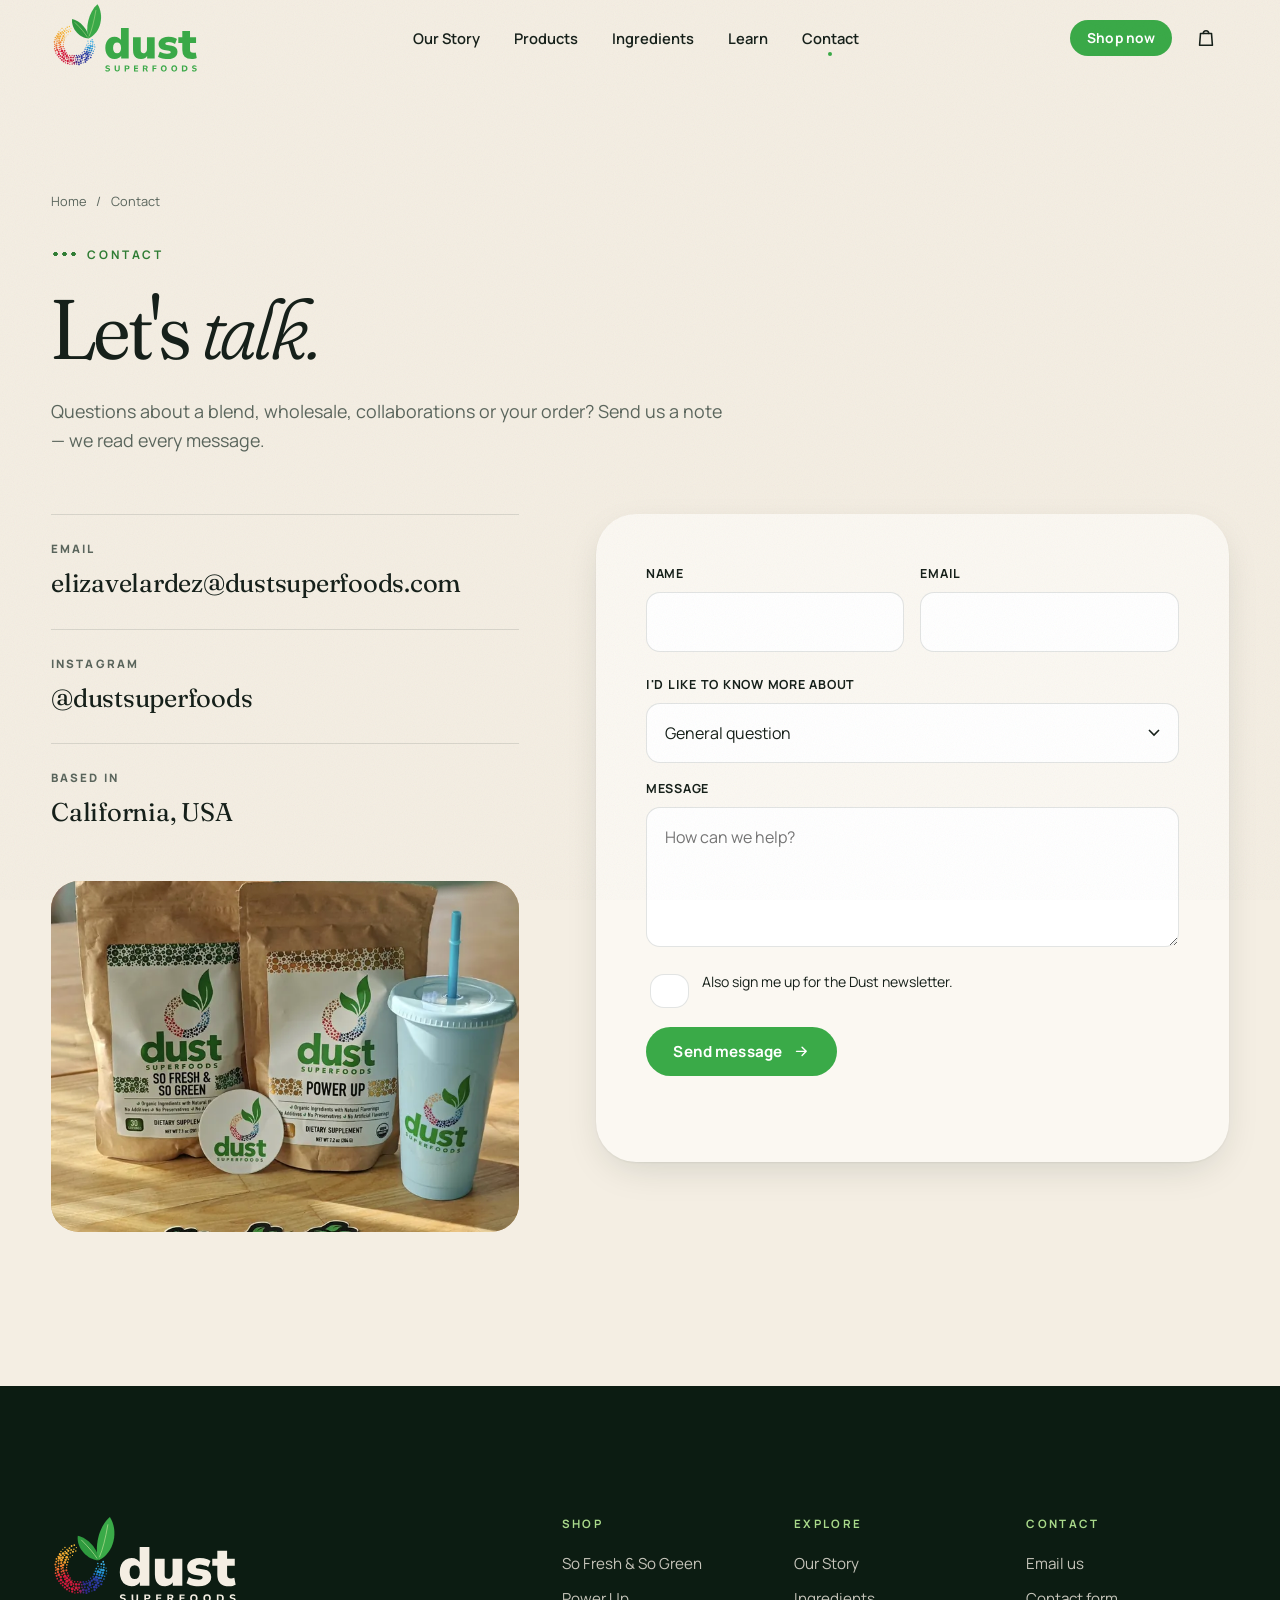
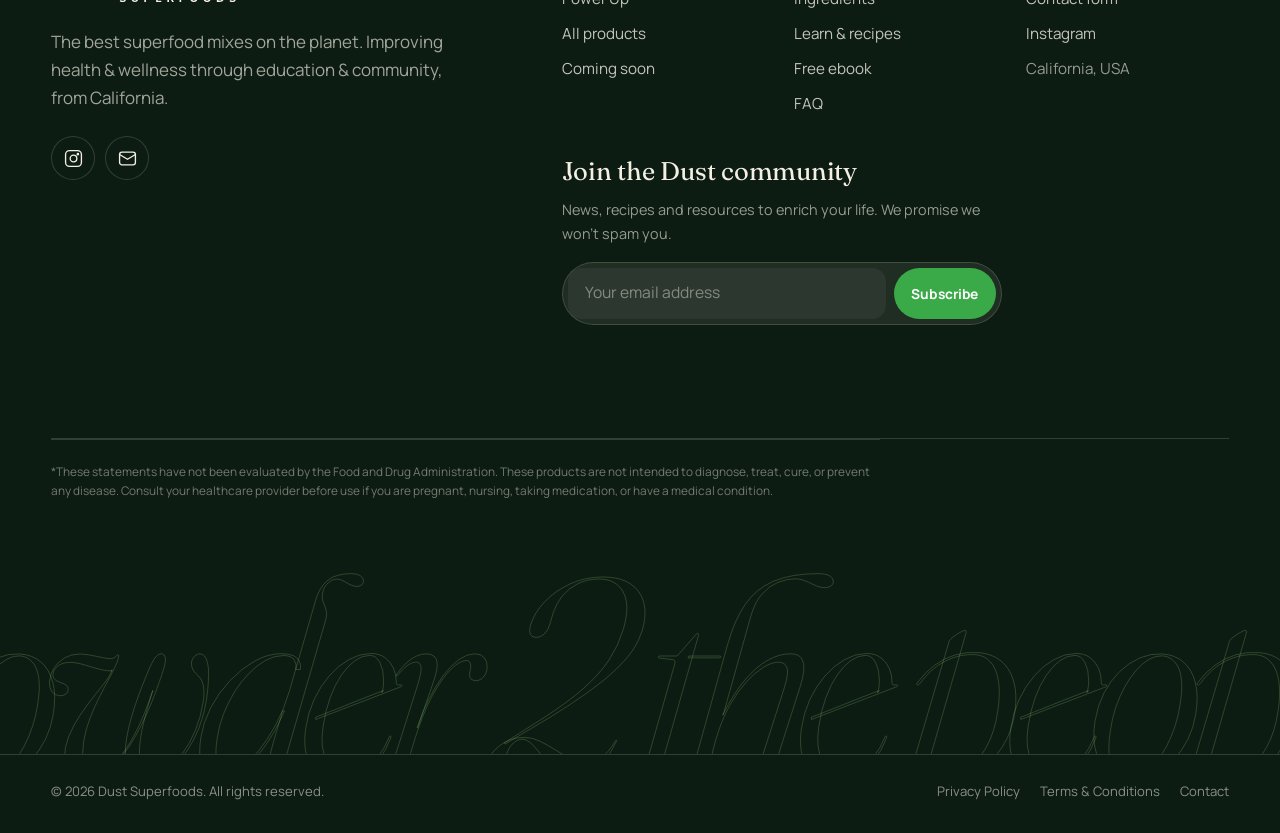
<file: contact.html>
<!doctype html>
<html lang="en" class="no-js">
<head>
<meta charset="utf-8">
<meta name="viewport" content="width=device-width, initial-scale=1, viewport-fit=cover">
<title>Contact Dust Superfoods</title>
<meta name="description" content="Get in touch with Dust Superfoods — questions about our organic superfood blends, orders, wholesale or collaborations.">
<link rel="canonical" href="https://www.dustsuperfoods.com/contact.html">
<meta name="theme-color" content="#11281a">
<meta property="og:type" content="website">
<meta property="og:site_name" content="Dust Superfoods">
<meta property="og:title" content="Contact Dust Superfoods">
<meta property="og:description" content="Get in touch with Dust Superfoods — questions about our organic superfood blends, orders, wholesale or collaborations.">
<meta property="og:url" content="https://www.dustsuperfoods.com/contact.html">
<meta property="og:image" content="https://www.dustsuperfoods.com/assets/img/og-image.jpg">
<meta name="twitter:card" content="summary_large_image">
<link rel="icon" href="assets/favicon.svg" type="image/svg+xml">
<link rel="apple-touch-icon" href="assets/apple-touch-icon.png">
<link rel="preload" href="assets/fonts/fraunces-latin-full-normal.woff2" as="font" type="font/woff2" crossorigin>
<link rel="preload" href="assets/fonts/manrope-latin-wght-normal.woff2" as="font" type="font/woff2" crossorigin>

<link rel="stylesheet" href="css/style.css">

</head>
<body class="">

<div class="veil" aria-hidden="true"></div>

<a class="skip-link" href="#main">Skip to content</a>
<header class="site-header">
  <div class="container header-inner">
    <a href="index.html" class="logo" aria-label="Dust Superfoods home"><svg xmlns="http://www.w3.org/2000/svg" viewBox="0 0 710 345" role="img" aria-label="Dust Superfoods"><title>Dust Superfoods</title><circle cx="80.4" cy="154.8" r="2.07" fill="#f7b737"/><circle cx="71.2" cy="160.6" r="2.25" fill="#f6b134"/><circle cx="64.9" cy="169.4" r="3.02" fill="#f5ac32"/><circle cx="62.1" cy="179.8" r="3.32" fill="#f4a62f"/><circle cx="59.3" cy="189.8" r="3.16" fill="#f18e2f"/><circle cx="58.2" cy="200.0" r="2.44" fill="#ee762e"/><circle cx="57.4" cy="210.6" r="3.99" fill="#e75632"/><circle cx="61.8" cy="220.3" r="2.72" fill="#dc2e38"/><circle cx="64.5" cy="230.8" r="4.24" fill="#d61a3c"/><circle cx="71.4" cy="239.2" r="3.08" fill="#d41a3d"/><circle cx="78.5" cy="247.8" r="2.35" fill="#d21a3d"/><circle cx="88.5" cy="252.8" r="2.86" fill="#cf1a3d"/><circle cx="99.8" cy="252.8" r="2.50" fill="#cd1a3e"/><circle cx="110.1" cy="255.0" r="3.96" fill="#981f59"/><circle cx="120.5" cy="253.7" r="3.47" fill="#2f2a90"/><circle cx="131.4" cy="253.3" r="3.03" fill="#2e2f95"/><circle cx="141.0" cy="248.2" r="2.38" fill="#2d349a"/><circle cx="148.0" cy="240.0" r="2.68" fill="#2c3aa0"/><circle cx="157.4" cy="234.2" r="3.15" fill="#2b3fa5"/><circle cx="161.5" cy="224.1" r="3.48" fill="#246dbf"/><circle cx="165.9" cy="214.4" r="2.88" fill="#2292d5"/><circle cx="169.3" cy="204.0" r="3.16" fill="#2e9fdc"/><circle cx="92.4" cy="138.3" r="2.85" fill="#f9c03b"/><circle cx="82.2" cy="141.0" r="3.87" fill="#f8bb39"/><circle cx="72.6" cy="145.6" r="3.11" fill="#f7b637"/><circle cx="63.6" cy="151.7" r="3.08" fill="#f6b234"/><circle cx="58.8" cy="161.7" r="5.12" fill="#f5ad32"/><circle cx="54.5" cy="171.2" r="4.37" fill="#f4a830"/><circle cx="51.2" cy="180.9" r="4.87" fill="#f39c2f"/><circle cx="45.4" cy="190.3" r="4.60" fill="#f0882e"/><circle cx="44.1" cy="201.1" r="3.88" fill="#ed742e"/><circle cx="46.1" cy="211.7" r="4.66" fill="#e85931"/><circle cx="49.3" cy="221.9" r="4.28" fill="#df3837"/><circle cx="52.5" cy="232.2" r="5.65" fill="#d71a3c"/><circle cx="59.8" cy="240.2" r="4.86" fill="#d51a3c"/><circle cx="68.3" cy="246.5" r="4.96" fill="#d31a3d"/><circle cx="74.6" cy="255.3" r="5.78" fill="#d11a3d"/><circle cx="83.5" cy="261.3" r="3.80" fill="#cf1a3d"/><circle cx="94.2" cy="263.0" r="4.87" fill="#ce1a3e"/><circle cx="104.7" cy="263.2" r="4.29" fill="#c31b43"/><circle cx="114.9" cy="264.3" r="3.33" fill="#6c2470"/><circle cx="125.0" cy="262.5" r="5.15" fill="#2f2b91"/><circle cx="134.9" cy="259.9" r="3.69" fill="#2e3096"/><circle cx="144.8" cy="256.6" r="5.44" fill="#2d349a"/><circle cx="152.4" cy="249.5" r="4.26" fill="#2c389e"/><circle cx="161.6" cy="244.0" r="5.47" fill="#2b3da3"/><circle cx="169.1" cy="236.2" r="5.42" fill="#2852b0"/><circle cx="171.6" cy="225.6" r="4.16" fill="#2278c6"/><circle cx="175.3" cy="215.9" r="5.41" fill="#2393d5"/><circle cx="180.0" cy="205.9" r="2.95" fill="#2d9edb"/><circle cx="176.2" cy="195.2" r="2.69" fill="#36a8e1"/><circle cx="174.9" cy="185.0" r="2.69" fill="#40b3e7"/><circle cx="94.8" cy="125.5" r="2.31" fill="#f9c23c"/><circle cx="85.5" cy="131.4" r="2.69" fill="#f8be3a"/><circle cx="75.3" cy="134.2" r="3.39" fill="#f8ba38"/><circle cx="64.6" cy="137.7" r="4.11" fill="#f7b636"/><circle cx="57.9" cy="146.5" r="4.39" fill="#f6b234"/><circle cx="50.2" cy="154.2" r="3.15" fill="#f5ad32"/><circle cx="43.4" cy="162.8" r="5.18" fill="#f5a931"/><circle cx="39.0" cy="172.9" r="5.23" fill="#f4a22f"/><circle cx="38.3" cy="183.9" r="4.12" fill="#f1912f"/><circle cx="38.2" cy="194.6" r="4.78" fill="#ef7f2e"/><circle cx="38.4" cy="205.0" r="3.19" fill="#ec6e2e"/><circle cx="39.1" cy="215.5" r="3.45" fill="#e65232"/><circle cx="41.4" cy="225.8" r="3.15" fill="#de3537"/><circle cx="47.2" cy="234.7" r="3.42" fill="#d71a3c"/><circle cx="52.3" cy="243.7" r="4.02" fill="#d51a3c"/><circle cx="59.3" cy="251.4" r="5.45" fill="#d41a3d"/><circle cx="65.3" cy="260.7" r="3.42" fill="#d21a3d"/><circle cx="75.2" cy="265.1" r="3.97" fill="#d01a3d"/><circle cx="84.5" cy="270.1" r="3.34" fill="#cf1a3d"/><circle cx="94.1" cy="275.7" r="5.78" fill="#cd1a3e"/><circle cx="105.1" cy="275.5" r="4.35" fill="#b61c49"/><circle cx="115.7" cy="273.8" r="3.29" fill="#692471"/><circle cx="126.3" cy="273.8" r="3.74" fill="#2f2b91"/><circle cx="137.3" cy="273.4" r="3.45" fill="#2e2f95"/><circle cx="145.6" cy="265.5" r="5.66" fill="#2d3399"/><circle cx="155.9" cy="262.2" r="3.41" fill="#2d379d"/><circle cx="164.3" cy="255.5" r="3.08" fill="#2c3aa0"/><circle cx="171.5" cy="247.5" r="5.74" fill="#2b3ea4"/><circle cx="179.0" cy="239.5" r="4.95" fill="#275ab4"/><circle cx="181.1" cy="228.6" r="4.03" fill="#227cc8"/><circle cx="184.0" cy="218.4" r="5.12" fill="#2393d5"/><circle cx="187.7" cy="208.3" r="4.56" fill="#2b9cda"/><circle cx="187.1" cy="197.6" r="2.79" fill="#34a5e0"/><circle cx="188.4" cy="186.6" r="3.80" fill="#3cafe5"/><circle cx="87.0" cy="115.9" r="3.25" fill="#f9c03b"/><circle cx="77.0" cy="119.7" r="3.42" fill="#f8bd3a"/><circle cx="68.9" cy="127.2" r="3.36" fill="#f7b938"/><circle cx="59.9" cy="132.5" r="2.58" fill="#f7b536"/><circle cx="53.1" cy="140.6" r="3.48" fill="#f6b234"/><circle cx="45.4" cy="147.5" r="4.94" fill="#f5ae33"/><circle cx="36.5" cy="154.3" r="4.25" fill="#f5ab31"/><circle cx="31.5" cy="164.0" r="5.77" fill="#f4a730"/><circle cx="27.6" cy="174.1" r="4.02" fill="#f39b2f"/><circle cx="28.7" cy="185.3" r="3.64" fill="#f18c2f"/><circle cx="27.6" cy="195.6" r="3.57" fill="#ee7c2e"/><circle cx="25.6" cy="206.2" r="5.52" fill="#ec6d2e"/><circle cx="26.0" cy="216.9" r="4.34" fill="#e75532"/><circle cx="29.6" cy="227.1" r="5.24" fill="#e03c36"/><circle cx="36.1" cy="235.8" r="4.85" fill="#d9223b"/><circle cx="37.6" cy="247.0" r="5.19" fill="#d61a3c"/><circle cx="44.5" cy="255.3" r="4.34" fill="#d51a3c"/><circle cx="53.8" cy="261.1" r="5.21" fill="#d31a3d"/><circle cx="61.3" cy="268.4" r="5.24" fill="#d21a3d"/><circle cx="68.5" cy="276.9" r="4.11" fill="#d01a3d"/><circle cx="79.3" cy="279.0" r="5.65" fill="#cf1a3d"/><circle cx="88.9" cy="284.0" r="3.48" fill="#ce1a3e"/><circle cx="99.8" cy="283.2" r="3.42" fill="#cc1a3e"/><circle cx="110.0" cy="288.0" r="5.26" fill="#91205d"/><circle cx="120.4" cy="283.8" r="5.31" fill="#4e2780"/><circle cx="131.6" cy="286.2" r="4.84" fill="#2f2c92"/><circle cx="141.0" cy="280.2" r="4.54" fill="#2e2f95"/><circle cx="150.1" cy="275.0" r="3.04" fill="#2d3399"/><circle cx="161.4" cy="273.3" r="4.82" fill="#2d369c"/><circle cx="168.5" cy="265.0" r="5.61" fill="#2c399f"/><circle cx="175.7" cy="257.3" r="5.44" fill="#2b3da3"/><circle cx="183.9" cy="250.1" r="3.59" fill="#2a48aa"/><circle cx="187.0" cy="239.6" r="3.82" fill="#2565bb"/><circle cx="191.2" cy="230.1" r="4.64" fill="#2182cc"/><circle cx="194.4" cy="220.1" r="4.10" fill="#2394d6"/><circle cx="195.6" cy="209.8" r="4.92" fill="#2b9cda"/><circle cx="197.3" cy="199.4" r="3.39" fill="#32a4df"/><circle cx="197.7" cy="188.8" r="3.84" fill="#3aace3"/><circle cx="194.9" cy="178.6" r="3.44" fill="#41b4e8"/><circle cx="52.1" cy="124.9" r="2.86" fill="#f7b536"/><circle cx="44.1" cy="132.0" r="2.11" fill="#f6b234"/><circle cx="37.2" cy="140.3" r="2.63" fill="#f6ae33"/><circle cx="32.9" cy="150.1" r="3.93" fill="#f5ab31"/><circle cx="27.1" cy="158.9" r="3.24" fill="#f4a830"/><circle cx="20.4" cy="167.7" r="3.42" fill="#f3a02f"/><circle cx="19.3" cy="178.5" r="3.34" fill="#f1922f"/><circle cx="16.4" cy="188.8" r="3.90" fill="#f0852e"/><circle cx="18.0" cy="199.6" r="3.43" fill="#ee772e"/><circle cx="17.8" cy="210.1" r="2.83" fill="#eb682e"/><circle cx="17.0" cy="221.1" r="3.32" fill="#e55032"/><circle cx="20.9" cy="231.2" r="3.85" fill="#df3937"/><circle cx="23.4" cy="241.9" r="3.18" fill="#d9223b"/><circle cx="29.9" cy="250.8" r="3.31" fill="#d61a3c"/><circle cx="36.4" cy="259.3" r="3.70" fill="#d51a3c"/><circle cx="43.7" cy="267.1" r="3.37" fill="#d41a3d"/><circle cx="51.5" cy="274.4" r="4.23" fill="#d21a3d"/><circle cx="59.6" cy="281.6" r="4.09" fill="#d11a3d"/><circle cx="68.5" cy="288.0" r="2.80" fill="#d01a3d"/><circle cx="79.2" cy="290.5" r="4.23" fill="#ce1a3e"/><circle cx="89.2" cy="295.0" r="2.54" fill="#cd1a3e"/><circle cx="100.3" cy="293.4" r="3.18" fill="#c81a40"/><circle cx="110.8" cy="293.9" r="2.76" fill="#8b2160"/><circle cx="121.3" cy="293.4" r="3.66" fill="#4f277f"/><circle cx="132.4" cy="295.3" r="4.13" fill="#2f2b91"/><circle cx="141.9" cy="289.4" r="3.75" fill="#2e2f95"/><circle cx="152.7" cy="287.8" r="2.55" fill="#2e3298"/><circle cx="162.8" cy="283.7" r="4.28" fill="#2d359b"/><circle cx="169.8" cy="274.9" r="4.25" fill="#2c389e"/><circle cx="178.4" cy="268.6" r="3.27" fill="#2c3ba1"/><circle cx="187.9" cy="262.7" r="4.00" fill="#2b3ea4"/><circle cx="190.9" cy="251.6" r="3.16" fill="#294fae"/><circle cx="197.8" cy="243.3" r="2.96" fill="#256abd"/><circle cx="200.6" cy="232.9" r="2.92" fill="#2184cd"/><circle cx="206.2" cy="223.5" r="2.26" fill="#2393d5"/><circle cx="207.4" cy="212.7" r="2.85" fill="#2a9bda"/><circle cx="205.6" cy="201.9" r="2.39" fill="#31a2de"/><path d="M178.0 173.0C178.7 132.8 137.7 88.6 100.0 81.0C94.2 130.2 138.8 171.5 178.0 173.0Z" fill="#2F9A3F"/><path d="M178.0 173.0C237.1 145.1 253.2 62.8 220.0 11.0C175.8 48.0 161.3 130.6 178.0 173.0Z" fill="#3AAA48"/><path d="M171.8 165.6Q154.4 137.7 114.0 97.6" stroke="#A9D98A" stroke-width="3.5" fill="none" stroke-linecap="round" opacity=".85"/><path d="M181.4 160.0Q199.2 118.0 212.4 40.2" stroke="#A9D98A" stroke-width="3.5" fill="none" stroke-linecap="round" opacity=".85"/><g fill="var(--logo-word,#3AAA48)"><g transform="translate(251.1 267.7)"><path transform="translate(0.00 0) scale(0.20500 -0.20500)" d="M244 -11Q181 -11 132.5 20.0Q84 51 56.5 109.0Q29 167 29 246Q29 327 56.5 384.0Q84 441 132.5 472.0Q181 503 244 503Q299 503 343 477Q374 458 391 432V705H569V0H395V67Q379 37 346 17Q301 -11 244 -11ZM301 120Q341 120 367.0 150.0Q393 180 393 246Q393 313 367.0 342.5Q341 372 301 372Q260 372 234.0 342.5Q208 313 208 246Q208 180 234.0 150.0Q260 120 301 120Z"/><path transform="translate(127.10 0) scale(0.20500 -0.20500)" d="M236 -11Q172 -11 131.0 12.5Q90 36 69.5 83.0Q49 130 49 202V492H227V197Q227 173 233.5 157.0Q240 141 254.0 133.0Q268 125 289 125Q313 125 331.5 136.5Q350 148 360.5 169.5Q371 191 371 220V492H549V0H375V61Q356 33 330 15Q290 -11 236 -11Z"/><path transform="translate(250.31 0) scale(0.20500 -0.20500)" d="M248 -11Q203 -11 161.5 -5.0Q120 1 86.0 13.0Q52 25 25 42L66 157Q91 143 121.5 132.0Q152 121 185.0 115.0Q218 109 249 109Q286 109 302.0 119.5Q318 130 318 147Q318 162 307.5 170.0Q297 178 278 181L167 199Q105 210 71.0 244.5Q37 279 37 335Q37 387 66.5 424.5Q96 462 147.5 482.5Q199 503 266 503Q302 503 337.0 497.5Q372 492 404.0 480.5Q436 469 462 450L418 337Q399 351 373.0 361.0Q347 371 319.5 377.5Q292 384 269 384Q228 384 211.0 373.0Q194 362 194 345Q194 332 203.0 323.5Q212 315 231 312L342 293Q406 283 440.5 249.5Q475 216 475 159Q475 105 447.0 67.0Q419 29 368.0 9.0Q317 -11 248 -11Z"/><path transform="translate(351.99 0) scale(0.20500 -0.20500)" d="M310 -11Q198 -11 144.0 41.0Q90 93 90 198V361H-2V492H90V635H268V492H408V361H268V204Q268 167 285.5 149.5Q303 132 341 132Q353 132 367.5 135.0Q382 138 400 142L424 14Q401 2 370.5 -4.5Q340 -11 310 -11Z"/></g><g transform="translate(255.2 328.6)"><path transform="translate(0.00 0) scale(0.04000 -0.04000)" d="M323 -11Q268 -11 216.5 -1.5Q165 8 121.0 25.5Q77 43 44 67L89 189Q121 167 158.0 151.0Q195 135 237.0 126.5Q279 118 323 118Q396 118 427.0 140.5Q458 163 458 197Q458 216 448.5 230.0Q439 244 417.5 254.5Q396 265 359 272L246 296Q150 316 103.5 364.5Q57 413 57 492Q57 560 93.5 610.0Q130 660 194.5 688.0Q259 716 343 716Q392 716 437.0 706.5Q482 697 520.0 679.0Q558 661 586 636L541 522Q501 554 451.0 570.5Q401 587 342 587Q300 587 270.5 576.0Q241 565 225.5 545.0Q210 525 210 499Q210 470 231.0 452.0Q252 434 304 423L417 399Q515 378 563.0 331.5Q611 285 611 209Q611 143 575.5 93.5Q540 44 475.5 16.5Q411 -11 323 -11Z"/><path transform="translate(43.29 0) scale(0.04000 -0.04000)" d="M373 -11Q223 -11 144.5 66.0Q66 143 66 295V705H221V294Q221 208 260.0 164.5Q299 121 373 121Q447 121 485.5 164.5Q524 208 524 294V705H677V295Q677 143 600.0 66.0Q523 -11 373 -11Z"/><path transform="translate(90.67 0) scale(0.04000 -0.04000)" d="M71 0V705H393Q472 705 527.0 678.0Q582 651 610.5 601.0Q639 551 639 480Q639 409 610.5 358.5Q582 308 527.0 281.0Q472 254 393 254H226V0ZM226 374H367Q427 374 458.5 401.0Q490 428 490 480Q490 532 458.5 558.0Q427 584 367 584H226Z"/><path transform="translate(134.88 0) scale(0.04000 -0.04000)" d="M71 0V705H554V584H219V419H532V297H219V121H554V0Z"/><path transform="translate(176.73 0) scale(0.04000 -0.04000)" d="M71 0V705H393Q511 705 575.0 648.0Q639 591 639 489Q639 423 610.0 375.0Q581 327 527 301Q507 292 485 286Q501 281 516 272Q547 251 570 209L684 0H513L391 225Q381 243 368.0 253.5Q355 264 338.5 268.5Q322 273 302 273H226V0ZM226 385H365Q427 385 458.5 410.0Q490 435 490 485Q490 534 458.5 559.0Q427 584 365 584H226Z"/><path transform="translate(222.23 0) scale(0.04000 -0.04000)" d="M71 0V705H547V584H226V412H525V291H226V0Z"/><path transform="translate(262.68 0) scale(0.04000 -0.04000)" d="M398 -11Q320 -11 255.5 15.0Q191 41 145.0 89.0Q99 137 74.5 204.0Q50 271 50 353Q50 436 74.5 502.5Q99 569 145.0 616.5Q191 664 255.5 690.0Q320 716 398 716Q477 716 541.0 690.0Q605 664 651.0 617.0Q697 570 722.0 503.0Q747 436 747 354Q747 271 722.0 204.0Q697 137 651.0 89.0Q605 41 541.0 15.0Q477 -11 398 -11ZM398 121Q458 121 499.0 148.5Q540 176 562.5 228.5Q585 281 585 353Q585 426 563.0 478.0Q541 530 499.0 557.0Q457 584 398 584Q340 584 298.0 557.0Q256 530 234.0 478.0Q212 426 212 353Q212 281 234.0 228.5Q256 176 298.0 148.5Q340 121 398 121Z"/><path transform="translate(312.17 0) scale(0.04000 -0.04000)" d="M398 -11Q320 -11 255.5 15.0Q191 41 145.0 89.0Q99 137 74.5 204.0Q50 271 50 353Q50 436 74.5 502.5Q99 569 145.0 616.5Q191 664 255.5 690.0Q320 716 398 716Q477 716 541.0 690.0Q605 664 651.0 617.0Q697 570 722.0 503.0Q747 436 747 354Q747 271 722.0 204.0Q697 137 651.0 89.0Q605 41 541.0 15.0Q477 -11 398 -11ZM398 121Q458 121 499.0 148.5Q540 176 562.5 228.5Q585 281 585 353Q585 426 563.0 478.0Q541 530 499.0 557.0Q457 584 398 584Q340 584 298.0 557.0Q256 530 234.0 478.0Q212 426 212 353Q212 281 234.0 228.5Q256 176 298.0 148.5Q340 121 398 121Z"/><path transform="translate(361.67 0) scale(0.04000 -0.04000)" d="M71 0V705H347Q467 705 551.5 663.5Q636 622 680.5 543.5Q725 465 725 353Q725 241 680.5 162.0Q636 83 551.5 41.5Q467 0 347 0ZM226 127H338Q451 127 507.0 183.0Q563 239 563 353Q563 467 506.5 522.5Q450 578 338 578H226Z"/><path transform="translate(410.28 0) scale(0.04000 -0.04000)" d="M323 -11Q268 -11 216.5 -1.5Q165 8 121.0 25.5Q77 43 44 67L89 189Q121 167 158.0 151.0Q195 135 237.0 126.5Q279 118 323 118Q396 118 427.0 140.5Q458 163 458 197Q458 216 448.5 230.0Q439 244 417.5 254.5Q396 265 359 272L246 296Q150 316 103.5 364.5Q57 413 57 492Q57 560 93.5 610.0Q130 660 194.5 688.0Q259 716 343 716Q392 716 437.0 706.5Q482 697 520.0 679.0Q558 661 586 636L541 522Q501 554 451.0 570.5Q401 587 342 587Q300 587 270.5 576.0Q241 565 225.5 545.0Q210 525 210 499Q210 470 231.0 452.0Q252 434 304 423L417 399Q515 378 563.0 331.5Q611 285 611 209Q611 143 575.5 93.5Q540 44 475.5 16.5Q411 -11 323 -11Z"/></g></g></svg></a>
    <nav class="nav" aria-label="Main"><a href="about.html">Our Story</a><a href="shop.html">Products</a><a href="ingredients.html">Ingredients</a><a href="learn.html">Learn</a><a href="contact.html" aria-current="page">Contact</a></nav>
    <div class="header-actions">
      <a href="shop.html" class="btn btn--leaf btn--sm header-cta" data-magnetic>Shop now</a>
      <button class="icon-btn" type="button" data-open-cart aria-label="Open shopping bag"><svg viewBox="0 0 24 24" fill="none" stroke="currentColor" stroke-width="1.7" stroke-linecap="round" stroke-linejoin="round" aria-hidden="true"><path d="M6 7h12l1 13H5L6 7z"/><path d="M9 7a3 3 0 0 1 6 0"/></svg><span class="cart-count" aria-live="polite">0</span></button>
      <button class="icon-btn menu-toggle" type="button" aria-expanded="false" aria-controls="mobile-menu" aria-label="Open menu"><span class="bars"><span></span><span></span></span></button>
    </div>
  </div>
</header>
<div class="mobile-menu" id="mobile-menu" aria-hidden="true">
  <nav aria-label="Mobile"><a href="index.html"><small>01</small>Home</a><a href="about.html"><small>02</small>Our Story</a><a href="shop.html"><small>03</small>Products</a><a href="ingredients.html"><small>04</small>Ingredients</a><a href="learn.html"><small>05</small>Learn</a><a href="contact.html"><small>06</small>Contact</a></nav>
  <div class="mm-foot"><a href="shop.html" class="btn btn--leaf">Shop the blends <svg class="arrow" viewBox="0 0 24 24" fill="none" stroke="currentColor" stroke-width="2" stroke-linecap="round" stroke-linejoin="round" aria-hidden="true"><path d="M5 12h14M13 6l6 6-6 6"/></svg></a><a href="https://www.instagram.com/dustsuperfoods/" data-ig target="_blank" rel="noopener">@dustsuperfoods</a></div>
</div>
<main id="main">

<section class="page-hero on-cream" style="padding-bottom:40px">
  <div class="container"><nav class="crumbs" aria-label="Breadcrumb"><a href="index.html">Home</a><span>/</span><span>Contact</span></nav>
  <span class="eyebrow">Contact</span><h1 class="h1">Let's <em>talk.</em></h1>
  <p class="lead">Questions about a blend, wholesale, collaborations or your order? Send us a note — we read every message.</p></div>
</section>
<section class="section on-cream" style="padding-top:20px">
  <div class="container contact-grid">
    <div>
      <div class="contact-card"><span>Email</span><a href="mailto:elizavelardez@dustsuperfoods.com">elizavelardez@dustsuperfoods.com</a></div>
      <div class="contact-card"><span>Instagram</span><a href="https://www.instagram.com/dustsuperfoods/" data-ig target="_blank" rel="noopener">@dustsuperfoods</a></div>
      <div class="contact-card"><span>Based in</span><p>California, USA</p></div>
      <figure class="frame" style="aspect-ratio:4/3;margin-top:24px" data-reveal-img><img src="assets/img/duo-lifestyle.webp" srcset="assets/img/duo-lifestyle-sm.webp 720w, assets/img/duo-lifestyle.webp 1400w" sizes="(max-width:900px) 100vw, 40vw" width="1400" height="1348" alt="Dust pouches and a reusable cup on a wooden table" loading="lazy" decoding="async"></figure>
    </div>
    <div class="form-panel">
      <form class="form js-form" action="https://formsubmit.co/elizavelardez@dustsuperfoods.com" method="POST" novalidate>
        <input type="hidden" name="_subject" value="New contact message — Dust Superfoods"><input type="hidden" name="_template" value="table"><input type="hidden" name="_captcha" value="false"><input type="hidden" name="_next" value="thank-you.html"><input type="text" name="_honey" class="hp" tabindex="-1" autocomplete="off" aria-hidden="true">
        <input type="hidden" name="form" value="Contact">
        <div class="form-fields" style="display:grid;gap:16px">
          <div class="form-row"><div class="field"><label for="c-name">Name</label><input id="c-name" name="name" autocomplete="name" required><span class="err"></span></div>
          <div class="field"><label for="c-email">Email</label><input id="c-email" type="email" name="email" autocomplete="email" required><span class="err"></span></div></div>
          <div class="field"><label for="c-topic">I'd like to know more about</label><select id="c-topic" name="topic"><option>General question</option><option>So Fresh &amp; So Green</option><option>Power Up</option><option value="Order / shipping">My order / shipping</option><option>Wholesale &amp; retail</option><option>Collaborations &amp; press</option><option value="review">Sharing my review</option><option>The free ebook</option></select></div>
          <div class="field"><label for="c-msg">Message</label><textarea id="c-msg" name="message" minlength="10" required placeholder="How can we help?"></textarea><span class="err"></span></div>
          <label style="display:flex;gap:10px;align-items:flex-start;font-size:.88rem" class="field"><input type="checkbox" name="newsletter" value="yes" style="width:auto;margin-top:4px"> <span>Also sign me up for the Dust newsletter.</span></label>
          <button type="submit" class="btn btn--leaf" style="justify-self:start">Send message <svg class="arrow" viewBox="0 0 24 24" fill="none" stroke="currentColor" stroke-width="2" stroke-linecap="round" stroke-linejoin="round" aria-hidden="true"><path d="M5 12h14M13 6l6 6-6 6"/></svg></button>
          <p class="form-status" role="status"></p>
        </div>
        <div class="form-success"><p class="serif" style="font-size:1.8rem">Thank you!</p><p class="muted" style="margin-top:6px">Your message is on its way. We'll get back to you soon.</p></div>
      </form>
    </div>
  </div>
</section>
<script>(function(){var t=new URLSearchParams(location.search).get("topic");if(t){var s=document.getElementById("c-topic");if(s)s.value=t;}})();</script>
</main>

<footer class="site-footer on-dark">
  <div class="container">
    <div class="footer-top">
      <div class="footer-brand">
        <a href="index.html" class="logo" aria-label="Dust Superfoods home"><svg xmlns="http://www.w3.org/2000/svg" viewBox="0 0 710 345" role="img" aria-label="Dust Superfoods"><title>Dust Superfoods</title><circle cx="80.4" cy="154.8" r="2.07" fill="#f7b737"/><circle cx="71.2" cy="160.6" r="2.25" fill="#f6b134"/><circle cx="64.9" cy="169.4" r="3.02" fill="#f5ac32"/><circle cx="62.1" cy="179.8" r="3.32" fill="#f4a62f"/><circle cx="59.3" cy="189.8" r="3.16" fill="#f18e2f"/><circle cx="58.2" cy="200.0" r="2.44" fill="#ee762e"/><circle cx="57.4" cy="210.6" r="3.99" fill="#e75632"/><circle cx="61.8" cy="220.3" r="2.72" fill="#dc2e38"/><circle cx="64.5" cy="230.8" r="4.24" fill="#d61a3c"/><circle cx="71.4" cy="239.2" r="3.08" fill="#d41a3d"/><circle cx="78.5" cy="247.8" r="2.35" fill="#d21a3d"/><circle cx="88.5" cy="252.8" r="2.86" fill="#cf1a3d"/><circle cx="99.8" cy="252.8" r="2.50" fill="#cd1a3e"/><circle cx="110.1" cy="255.0" r="3.96" fill="#981f59"/><circle cx="120.5" cy="253.7" r="3.47" fill="#2f2a90"/><circle cx="131.4" cy="253.3" r="3.03" fill="#2e2f95"/><circle cx="141.0" cy="248.2" r="2.38" fill="#2d349a"/><circle cx="148.0" cy="240.0" r="2.68" fill="#2c3aa0"/><circle cx="157.4" cy="234.2" r="3.15" fill="#2b3fa5"/><circle cx="161.5" cy="224.1" r="3.48" fill="#246dbf"/><circle cx="165.9" cy="214.4" r="2.88" fill="#2292d5"/><circle cx="169.3" cy="204.0" r="3.16" fill="#2e9fdc"/><circle cx="92.4" cy="138.3" r="2.85" fill="#f9c03b"/><circle cx="82.2" cy="141.0" r="3.87" fill="#f8bb39"/><circle cx="72.6" cy="145.6" r="3.11" fill="#f7b637"/><circle cx="63.6" cy="151.7" r="3.08" fill="#f6b234"/><circle cx="58.8" cy="161.7" r="5.12" fill="#f5ad32"/><circle cx="54.5" cy="171.2" r="4.37" fill="#f4a830"/><circle cx="51.2" cy="180.9" r="4.87" fill="#f39c2f"/><circle cx="45.4" cy="190.3" r="4.60" fill="#f0882e"/><circle cx="44.1" cy="201.1" r="3.88" fill="#ed742e"/><circle cx="46.1" cy="211.7" r="4.66" fill="#e85931"/><circle cx="49.3" cy="221.9" r="4.28" fill="#df3837"/><circle cx="52.5" cy="232.2" r="5.65" fill="#d71a3c"/><circle cx="59.8" cy="240.2" r="4.86" fill="#d51a3c"/><circle cx="68.3" cy="246.5" r="4.96" fill="#d31a3d"/><circle cx="74.6" cy="255.3" r="5.78" fill="#d11a3d"/><circle cx="83.5" cy="261.3" r="3.80" fill="#cf1a3d"/><circle cx="94.2" cy="263.0" r="4.87" fill="#ce1a3e"/><circle cx="104.7" cy="263.2" r="4.29" fill="#c31b43"/><circle cx="114.9" cy="264.3" r="3.33" fill="#6c2470"/><circle cx="125.0" cy="262.5" r="5.15" fill="#2f2b91"/><circle cx="134.9" cy="259.9" r="3.69" fill="#2e3096"/><circle cx="144.8" cy="256.6" r="5.44" fill="#2d349a"/><circle cx="152.4" cy="249.5" r="4.26" fill="#2c389e"/><circle cx="161.6" cy="244.0" r="5.47" fill="#2b3da3"/><circle cx="169.1" cy="236.2" r="5.42" fill="#2852b0"/><circle cx="171.6" cy="225.6" r="4.16" fill="#2278c6"/><circle cx="175.3" cy="215.9" r="5.41" fill="#2393d5"/><circle cx="180.0" cy="205.9" r="2.95" fill="#2d9edb"/><circle cx="176.2" cy="195.2" r="2.69" fill="#36a8e1"/><circle cx="174.9" cy="185.0" r="2.69" fill="#40b3e7"/><circle cx="94.8" cy="125.5" r="2.31" fill="#f9c23c"/><circle cx="85.5" cy="131.4" r="2.69" fill="#f8be3a"/><circle cx="75.3" cy="134.2" r="3.39" fill="#f8ba38"/><circle cx="64.6" cy="137.7" r="4.11" fill="#f7b636"/><circle cx="57.9" cy="146.5" r="4.39" fill="#f6b234"/><circle cx="50.2" cy="154.2" r="3.15" fill="#f5ad32"/><circle cx="43.4" cy="162.8" r="5.18" fill="#f5a931"/><circle cx="39.0" cy="172.9" r="5.23" fill="#f4a22f"/><circle cx="38.3" cy="183.9" r="4.12" fill="#f1912f"/><circle cx="38.2" cy="194.6" r="4.78" fill="#ef7f2e"/><circle cx="38.4" cy="205.0" r="3.19" fill="#ec6e2e"/><circle cx="39.1" cy="215.5" r="3.45" fill="#e65232"/><circle cx="41.4" cy="225.8" r="3.15" fill="#de3537"/><circle cx="47.2" cy="234.7" r="3.42" fill="#d71a3c"/><circle cx="52.3" cy="243.7" r="4.02" fill="#d51a3c"/><circle cx="59.3" cy="251.4" r="5.45" fill="#d41a3d"/><circle cx="65.3" cy="260.7" r="3.42" fill="#d21a3d"/><circle cx="75.2" cy="265.1" r="3.97" fill="#d01a3d"/><circle cx="84.5" cy="270.1" r="3.34" fill="#cf1a3d"/><circle cx="94.1" cy="275.7" r="5.78" fill="#cd1a3e"/><circle cx="105.1" cy="275.5" r="4.35" fill="#b61c49"/><circle cx="115.7" cy="273.8" r="3.29" fill="#692471"/><circle cx="126.3" cy="273.8" r="3.74" fill="#2f2b91"/><circle cx="137.3" cy="273.4" r="3.45" fill="#2e2f95"/><circle cx="145.6" cy="265.5" r="5.66" fill="#2d3399"/><circle cx="155.9" cy="262.2" r="3.41" fill="#2d379d"/><circle cx="164.3" cy="255.5" r="3.08" fill="#2c3aa0"/><circle cx="171.5" cy="247.5" r="5.74" fill="#2b3ea4"/><circle cx="179.0" cy="239.5" r="4.95" fill="#275ab4"/><circle cx="181.1" cy="228.6" r="4.03" fill="#227cc8"/><circle cx="184.0" cy="218.4" r="5.12" fill="#2393d5"/><circle cx="187.7" cy="208.3" r="4.56" fill="#2b9cda"/><circle cx="187.1" cy="197.6" r="2.79" fill="#34a5e0"/><circle cx="188.4" cy="186.6" r="3.80" fill="#3cafe5"/><circle cx="87.0" cy="115.9" r="3.25" fill="#f9c03b"/><circle cx="77.0" cy="119.7" r="3.42" fill="#f8bd3a"/><circle cx="68.9" cy="127.2" r="3.36" fill="#f7b938"/><circle cx="59.9" cy="132.5" r="2.58" fill="#f7b536"/><circle cx="53.1" cy="140.6" r="3.48" fill="#f6b234"/><circle cx="45.4" cy="147.5" r="4.94" fill="#f5ae33"/><circle cx="36.5" cy="154.3" r="4.25" fill="#f5ab31"/><circle cx="31.5" cy="164.0" r="5.77" fill="#f4a730"/><circle cx="27.6" cy="174.1" r="4.02" fill="#f39b2f"/><circle cx="28.7" cy="185.3" r="3.64" fill="#f18c2f"/><circle cx="27.6" cy="195.6" r="3.57" fill="#ee7c2e"/><circle cx="25.6" cy="206.2" r="5.52" fill="#ec6d2e"/><circle cx="26.0" cy="216.9" r="4.34" fill="#e75532"/><circle cx="29.6" cy="227.1" r="5.24" fill="#e03c36"/><circle cx="36.1" cy="235.8" r="4.85" fill="#d9223b"/><circle cx="37.6" cy="247.0" r="5.19" fill="#d61a3c"/><circle cx="44.5" cy="255.3" r="4.34" fill="#d51a3c"/><circle cx="53.8" cy="261.1" r="5.21" fill="#d31a3d"/><circle cx="61.3" cy="268.4" r="5.24" fill="#d21a3d"/><circle cx="68.5" cy="276.9" r="4.11" fill="#d01a3d"/><circle cx="79.3" cy="279.0" r="5.65" fill="#cf1a3d"/><circle cx="88.9" cy="284.0" r="3.48" fill="#ce1a3e"/><circle cx="99.8" cy="283.2" r="3.42" fill="#cc1a3e"/><circle cx="110.0" cy="288.0" r="5.26" fill="#91205d"/><circle cx="120.4" cy="283.8" r="5.31" fill="#4e2780"/><circle cx="131.6" cy="286.2" r="4.84" fill="#2f2c92"/><circle cx="141.0" cy="280.2" r="4.54" fill="#2e2f95"/><circle cx="150.1" cy="275.0" r="3.04" fill="#2d3399"/><circle cx="161.4" cy="273.3" r="4.82" fill="#2d369c"/><circle cx="168.5" cy="265.0" r="5.61" fill="#2c399f"/><circle cx="175.7" cy="257.3" r="5.44" fill="#2b3da3"/><circle cx="183.9" cy="250.1" r="3.59" fill="#2a48aa"/><circle cx="187.0" cy="239.6" r="3.82" fill="#2565bb"/><circle cx="191.2" cy="230.1" r="4.64" fill="#2182cc"/><circle cx="194.4" cy="220.1" r="4.10" fill="#2394d6"/><circle cx="195.6" cy="209.8" r="4.92" fill="#2b9cda"/><circle cx="197.3" cy="199.4" r="3.39" fill="#32a4df"/><circle cx="197.7" cy="188.8" r="3.84" fill="#3aace3"/><circle cx="194.9" cy="178.6" r="3.44" fill="#41b4e8"/><circle cx="52.1" cy="124.9" r="2.86" fill="#f7b536"/><circle cx="44.1" cy="132.0" r="2.11" fill="#f6b234"/><circle cx="37.2" cy="140.3" r="2.63" fill="#f6ae33"/><circle cx="32.9" cy="150.1" r="3.93" fill="#f5ab31"/><circle cx="27.1" cy="158.9" r="3.24" fill="#f4a830"/><circle cx="20.4" cy="167.7" r="3.42" fill="#f3a02f"/><circle cx="19.3" cy="178.5" r="3.34" fill="#f1922f"/><circle cx="16.4" cy="188.8" r="3.90" fill="#f0852e"/><circle cx="18.0" cy="199.6" r="3.43" fill="#ee772e"/><circle cx="17.8" cy="210.1" r="2.83" fill="#eb682e"/><circle cx="17.0" cy="221.1" r="3.32" fill="#e55032"/><circle cx="20.9" cy="231.2" r="3.85" fill="#df3937"/><circle cx="23.4" cy="241.9" r="3.18" fill="#d9223b"/><circle cx="29.9" cy="250.8" r="3.31" fill="#d61a3c"/><circle cx="36.4" cy="259.3" r="3.70" fill="#d51a3c"/><circle cx="43.7" cy="267.1" r="3.37" fill="#d41a3d"/><circle cx="51.5" cy="274.4" r="4.23" fill="#d21a3d"/><circle cx="59.6" cy="281.6" r="4.09" fill="#d11a3d"/><circle cx="68.5" cy="288.0" r="2.80" fill="#d01a3d"/><circle cx="79.2" cy="290.5" r="4.23" fill="#ce1a3e"/><circle cx="89.2" cy="295.0" r="2.54" fill="#cd1a3e"/><circle cx="100.3" cy="293.4" r="3.18" fill="#c81a40"/><circle cx="110.8" cy="293.9" r="2.76" fill="#8b2160"/><circle cx="121.3" cy="293.4" r="3.66" fill="#4f277f"/><circle cx="132.4" cy="295.3" r="4.13" fill="#2f2b91"/><circle cx="141.9" cy="289.4" r="3.75" fill="#2e2f95"/><circle cx="152.7" cy="287.8" r="2.55" fill="#2e3298"/><circle cx="162.8" cy="283.7" r="4.28" fill="#2d359b"/><circle cx="169.8" cy="274.9" r="4.25" fill="#2c389e"/><circle cx="178.4" cy="268.6" r="3.27" fill="#2c3ba1"/><circle cx="187.9" cy="262.7" r="4.00" fill="#2b3ea4"/><circle cx="190.9" cy="251.6" r="3.16" fill="#294fae"/><circle cx="197.8" cy="243.3" r="2.96" fill="#256abd"/><circle cx="200.6" cy="232.9" r="2.92" fill="#2184cd"/><circle cx="206.2" cy="223.5" r="2.26" fill="#2393d5"/><circle cx="207.4" cy="212.7" r="2.85" fill="#2a9bda"/><circle cx="205.6" cy="201.9" r="2.39" fill="#31a2de"/><path d="M178.0 173.0C178.7 132.8 137.7 88.6 100.0 81.0C94.2 130.2 138.8 171.5 178.0 173.0Z" fill="#2F9A3F"/><path d="M178.0 173.0C237.1 145.1 253.2 62.8 220.0 11.0C175.8 48.0 161.3 130.6 178.0 173.0Z" fill="#3AAA48"/><path d="M171.8 165.6Q154.4 137.7 114.0 97.6" stroke="#A9D98A" stroke-width="3.5" fill="none" stroke-linecap="round" opacity=".85"/><path d="M181.4 160.0Q199.2 118.0 212.4 40.2" stroke="#A9D98A" stroke-width="3.5" fill="none" stroke-linecap="round" opacity=".85"/><g fill="var(--logo-word,#3AAA48)"><g transform="translate(251.1 267.7)"><path transform="translate(0.00 0) scale(0.20500 -0.20500)" d="M244 -11Q181 -11 132.5 20.0Q84 51 56.5 109.0Q29 167 29 246Q29 327 56.5 384.0Q84 441 132.5 472.0Q181 503 244 503Q299 503 343 477Q374 458 391 432V705H569V0H395V67Q379 37 346 17Q301 -11 244 -11ZM301 120Q341 120 367.0 150.0Q393 180 393 246Q393 313 367.0 342.5Q341 372 301 372Q260 372 234.0 342.5Q208 313 208 246Q208 180 234.0 150.0Q260 120 301 120Z"/><path transform="translate(127.10 0) scale(0.20500 -0.20500)" d="M236 -11Q172 -11 131.0 12.5Q90 36 69.5 83.0Q49 130 49 202V492H227V197Q227 173 233.5 157.0Q240 141 254.0 133.0Q268 125 289 125Q313 125 331.5 136.5Q350 148 360.5 169.5Q371 191 371 220V492H549V0H375V61Q356 33 330 15Q290 -11 236 -11Z"/><path transform="translate(250.31 0) scale(0.20500 -0.20500)" d="M248 -11Q203 -11 161.5 -5.0Q120 1 86.0 13.0Q52 25 25 42L66 157Q91 143 121.5 132.0Q152 121 185.0 115.0Q218 109 249 109Q286 109 302.0 119.5Q318 130 318 147Q318 162 307.5 170.0Q297 178 278 181L167 199Q105 210 71.0 244.5Q37 279 37 335Q37 387 66.5 424.5Q96 462 147.5 482.5Q199 503 266 503Q302 503 337.0 497.5Q372 492 404.0 480.5Q436 469 462 450L418 337Q399 351 373.0 361.0Q347 371 319.5 377.5Q292 384 269 384Q228 384 211.0 373.0Q194 362 194 345Q194 332 203.0 323.5Q212 315 231 312L342 293Q406 283 440.5 249.5Q475 216 475 159Q475 105 447.0 67.0Q419 29 368.0 9.0Q317 -11 248 -11Z"/><path transform="translate(351.99 0) scale(0.20500 -0.20500)" d="M310 -11Q198 -11 144.0 41.0Q90 93 90 198V361H-2V492H90V635H268V492H408V361H268V204Q268 167 285.5 149.5Q303 132 341 132Q353 132 367.5 135.0Q382 138 400 142L424 14Q401 2 370.5 -4.5Q340 -11 310 -11Z"/></g><g transform="translate(255.2 328.6)"><path transform="translate(0.00 0) scale(0.04000 -0.04000)" d="M323 -11Q268 -11 216.5 -1.5Q165 8 121.0 25.5Q77 43 44 67L89 189Q121 167 158.0 151.0Q195 135 237.0 126.5Q279 118 323 118Q396 118 427.0 140.5Q458 163 458 197Q458 216 448.5 230.0Q439 244 417.5 254.5Q396 265 359 272L246 296Q150 316 103.5 364.5Q57 413 57 492Q57 560 93.5 610.0Q130 660 194.5 688.0Q259 716 343 716Q392 716 437.0 706.5Q482 697 520.0 679.0Q558 661 586 636L541 522Q501 554 451.0 570.5Q401 587 342 587Q300 587 270.5 576.0Q241 565 225.5 545.0Q210 525 210 499Q210 470 231.0 452.0Q252 434 304 423L417 399Q515 378 563.0 331.5Q611 285 611 209Q611 143 575.5 93.5Q540 44 475.5 16.5Q411 -11 323 -11Z"/><path transform="translate(43.29 0) scale(0.04000 -0.04000)" d="M373 -11Q223 -11 144.5 66.0Q66 143 66 295V705H221V294Q221 208 260.0 164.5Q299 121 373 121Q447 121 485.5 164.5Q524 208 524 294V705H677V295Q677 143 600.0 66.0Q523 -11 373 -11Z"/><path transform="translate(90.67 0) scale(0.04000 -0.04000)" d="M71 0V705H393Q472 705 527.0 678.0Q582 651 610.5 601.0Q639 551 639 480Q639 409 610.5 358.5Q582 308 527.0 281.0Q472 254 393 254H226V0ZM226 374H367Q427 374 458.5 401.0Q490 428 490 480Q490 532 458.5 558.0Q427 584 367 584H226Z"/><path transform="translate(134.88 0) scale(0.04000 -0.04000)" d="M71 0V705H554V584H219V419H532V297H219V121H554V0Z"/><path transform="translate(176.73 0) scale(0.04000 -0.04000)" d="M71 0V705H393Q511 705 575.0 648.0Q639 591 639 489Q639 423 610.0 375.0Q581 327 527 301Q507 292 485 286Q501 281 516 272Q547 251 570 209L684 0H513L391 225Q381 243 368.0 253.5Q355 264 338.5 268.5Q322 273 302 273H226V0ZM226 385H365Q427 385 458.5 410.0Q490 435 490 485Q490 534 458.5 559.0Q427 584 365 584H226Z"/><path transform="translate(222.23 0) scale(0.04000 -0.04000)" d="M71 0V705H547V584H226V412H525V291H226V0Z"/><path transform="translate(262.68 0) scale(0.04000 -0.04000)" d="M398 -11Q320 -11 255.5 15.0Q191 41 145.0 89.0Q99 137 74.5 204.0Q50 271 50 353Q50 436 74.5 502.5Q99 569 145.0 616.5Q191 664 255.5 690.0Q320 716 398 716Q477 716 541.0 690.0Q605 664 651.0 617.0Q697 570 722.0 503.0Q747 436 747 354Q747 271 722.0 204.0Q697 137 651.0 89.0Q605 41 541.0 15.0Q477 -11 398 -11ZM398 121Q458 121 499.0 148.5Q540 176 562.5 228.5Q585 281 585 353Q585 426 563.0 478.0Q541 530 499.0 557.0Q457 584 398 584Q340 584 298.0 557.0Q256 530 234.0 478.0Q212 426 212 353Q212 281 234.0 228.5Q256 176 298.0 148.5Q340 121 398 121Z"/><path transform="translate(312.17 0) scale(0.04000 -0.04000)" d="M398 -11Q320 -11 255.5 15.0Q191 41 145.0 89.0Q99 137 74.5 204.0Q50 271 50 353Q50 436 74.5 502.5Q99 569 145.0 616.5Q191 664 255.5 690.0Q320 716 398 716Q477 716 541.0 690.0Q605 664 651.0 617.0Q697 570 722.0 503.0Q747 436 747 354Q747 271 722.0 204.0Q697 137 651.0 89.0Q605 41 541.0 15.0Q477 -11 398 -11ZM398 121Q458 121 499.0 148.5Q540 176 562.5 228.5Q585 281 585 353Q585 426 563.0 478.0Q541 530 499.0 557.0Q457 584 398 584Q340 584 298.0 557.0Q256 530 234.0 478.0Q212 426 212 353Q212 281 234.0 228.5Q256 176 298.0 148.5Q340 121 398 121Z"/><path transform="translate(361.67 0) scale(0.04000 -0.04000)" d="M71 0V705H347Q467 705 551.5 663.5Q636 622 680.5 543.5Q725 465 725 353Q725 241 680.5 162.0Q636 83 551.5 41.5Q467 0 347 0ZM226 127H338Q451 127 507.0 183.0Q563 239 563 353Q563 467 506.5 522.5Q450 578 338 578H226Z"/><path transform="translate(410.28 0) scale(0.04000 -0.04000)" d="M323 -11Q268 -11 216.5 -1.5Q165 8 121.0 25.5Q77 43 44 67L89 189Q121 167 158.0 151.0Q195 135 237.0 126.5Q279 118 323 118Q396 118 427.0 140.5Q458 163 458 197Q458 216 448.5 230.0Q439 244 417.5 254.5Q396 265 359 272L246 296Q150 316 103.5 364.5Q57 413 57 492Q57 560 93.5 610.0Q130 660 194.5 688.0Q259 716 343 716Q392 716 437.0 706.5Q482 697 520.0 679.0Q558 661 586 636L541 522Q501 554 451.0 570.5Q401 587 342 587Q300 587 270.5 576.0Q241 565 225.5 545.0Q210 525 210 499Q210 470 231.0 452.0Q252 434 304 423L417 399Q515 378 563.0 331.5Q611 285 611 209Q611 143 575.5 93.5Q540 44 475.5 16.5Q411 -11 323 -11Z"/></g></g></svg></a>
        <p>The best superfood mixes on the planet. Improving health &amp; wellness through education &amp; community, from California.</p>
        <div class="socials"><a href="https://www.instagram.com/dustsuperfoods/" data-ig target="_blank" rel="noopener" aria-label="Dust Superfoods on Instagram"><svg viewBox="0 0 24 24" fill="none" stroke="currentColor" stroke-width="1.7" stroke-linecap="round" stroke-linejoin="round" aria-hidden="true"><rect x="2" y="2" width="20" height="20" rx="5"/><circle cx="12" cy="12" r="4.2"/><circle cx="17.5" cy="6.5" r=".8" fill="currentColor"/></svg></a><a href="mailto:elizavelardez@dustsuperfoods.com" aria-label="Email Dust Superfoods"><svg viewBox="0 0 24 24" fill="none" stroke="currentColor" stroke-width="1.7" stroke-linecap="round" stroke-linejoin="round" aria-hidden="true"><rect x="2" y="4" width="20" height="16" rx="3"/><path d="m22 7-10 6L2 7"/></svg></a></div>
      </div>
      <div>
        <div class="footer-cols">
          <div><h4>Shop</h4><ul><li><a href="so-fresh-so-green.html">So Fresh &amp; So Green</a></li><li><a href="power-up.html">Power Up</a></li><li><a href="shop.html">All products</a></li><li><a href="shop.html#coming-soon">Coming soon</a></li></ul></div>
          <div><h4>Explore</h4><ul><li><a href="about.html">Our Story</a></li><li><a href="ingredients.html">Ingredients</a></li><li><a href="learn.html">Learn &amp; recipes</a></li><li><a href="learn.html#ebook">Free ebook</a></li><li><a href="index.html#faq">FAQ</a></li></ul></div>
          <div><h4>Contact</h4><ul><li><a href="mailto:elizavelardez@dustsuperfoods.com">Email us</a></li><li><a href="contact.html">Contact form</a></li><li><a href="https://www.instagram.com/dustsuperfoods/" data-ig target="_blank" rel="noopener">Instagram</a></li><li><span style="color:rgba(244,238,227,.6)">California, USA</span></li></ul></div>
        </div>
        <div class="footer-news"><h4>Join the Dust community</h4><p>News, recipes and resources to enrich your life. We promise we won't spam you.</p><form class="form js-form" action="https://formsubmit.co/elizavelardez@dustsuperfoods.com" method="POST" novalidate>
  <input type="hidden" name="_subject" value="New newsletter signup — Dust Superfoods"><input type="hidden" name="_template" value="table"><input type="hidden" name="_captcha" value="false"><input type="hidden" name="_next" value="thank-you.html"><input type="text" name="_honey" class="hp" tabindex="-1" autocomplete="off" aria-hidden="true">
  <input type="hidden" name="form" value="Newsletter">
  <div class="form-fields">
    <div class="field"><label for="fnl-email" class="sr-only">Email address</label>
      <div class="inline-form"><input id="fnl-email" type="email" name="email" placeholder="Your email address" autocomplete="email" required><button type="submit" class="btn btn--leaf btn--sm">Subscribe</button></div>
      <span class="err" aria-live="polite"></span></div>
    <p class="form-status" role="status"></p>
  </div>
  <div class="form-success"><p class="serif" style="font-size:1.4rem">You're in. Welcome to the community!</p></div>
</form></div>
      </div>
    </div>
    <p class="fda">*These statements have not been evaluated by the Food and Drug Administration. These products are not intended to diagnose, treat, cure, or prevent any disease. Consult your healthcare provider before use if you are pregnant, nursing, taking medication, or have a medical condition.</p>
  </div>
  <div class="footer-giant" aria-hidden="true">powder&nbsp;2&nbsp;the&nbsp;people</div>
  <div class="footer-bottom"><div class="container" style="display:flex;flex-wrap:wrap;justify-content:space-between;gap:14px"><span>© <span data-year>2026</span> Dust Superfoods. All rights reserved.</span><span class="footer-legal"><a href="privacy.html">Privacy Policy</a><a href="terms.html">Terms &amp; Conditions</a><a href="contact.html">Contact</a></span></div></div>
</footer>

<div class="drawer-backdrop" data-close-cart></div>
<aside class="drawer" aria-hidden="true" aria-label="Shopping bag" role="dialog">
  <div class="drawer-head"><h2>Your bag</h2><button class="icon-btn drawer-close" type="button" data-close-cart aria-label="Close bag"><svg viewBox="0 0 24 24" fill="none" stroke="currentColor" stroke-width="1.7" stroke-linecap="round" stroke-linejoin="round" aria-hidden="true"><path d="M18 6 6 18M6 6l12 12"/></svg></button></div>
  <div class="drawer-body"></div>
  <div class="drawer-foot">
    <div class="cart-total"><span>Estimated total</span><span class="serif" data-cart-total>$0.00</span></div>
    <div class="cart-panel-actions">
      <button type="button" class="btn btn--leaf btn--block" data-checkout data-needs-items>Request my order <svg class="arrow" viewBox="0 0 24 24" fill="none" stroke="currentColor" stroke-width="2" stroke-linecap="round" stroke-linejoin="round" aria-hidden="true"><path d="M5 12h14M13 6l6 6-6 6"/></svg></button>
      <p class="checkout-note">Send us your order and we'll email you within 1–2 business days to confirm availability, shipping and a secure payment link.</p>
    </div>
    <form class="form js-form checkout-panel" action="https://formsubmit.co/elizavelardez@dustsuperfoods.com" method="POST" novalidate data-clears-cart>
      <input type="hidden" name="_subject" value="New order request — Dust Superfoods"><input type="hidden" name="_template" value="table"><input type="hidden" name="_captcha" value="false"><input type="hidden" name="_next" value="thank-you.html"><input type="text" name="_honey" class="hp" tabindex="-1" autocomplete="off" aria-hidden="true">
      <input type="hidden" name="form" value="Order request">
      <textarea name="order" data-order-summary hidden></textarea>
      <div class="form-fields" style="display:grid;gap:12px">
        <div class="field"><label for="co-name">Full name</label><input id="co-name" name="name" autocomplete="name" required><span class="err"></span></div>
        <div class="field"><label for="co-email">Email</label><input id="co-email" type="email" name="email" autocomplete="email" required><span class="err"></span></div>
        <div class="field"><label for="co-addr">Shipping address</label><input id="co-addr" name="shipping_address" autocomplete="street-address" required><span class="err"></span></div>
        <div class="field"><label for="co-note">Note (optional)</label><input id="co-note" name="note"></div>
        <button type="submit" class="btn btn--leaf btn--block">Send order request <svg class="arrow" viewBox="0 0 24 24" fill="none" stroke="currentColor" stroke-width="2" stroke-linecap="round" stroke-linejoin="round" aria-hidden="true"><path d="M5 12h14M13 6l6 6-6 6"/></svg></button>
        <button type="button" class="link-u small" data-back-cart style="justify-self:center">Back to bag</button>
        <p class="form-status" role="status"></p>
      </div>
      <div class="form-success"><p class="serif" style="font-size:1.4rem">Order request sent!</p><p class="small muted" style="margin-top:8px">We'll email you shortly to confirm and arrange payment.</p></div>
    </form>
  </div>
</aside>
<script src="js/config.js"></script>
<script src="vendor/gsap.min.js" defer></script>
<script src="vendor/ScrollTrigger.min.js" defer></script>
<script src="js/main.js" defer></script>

</body>
</html>
</file>
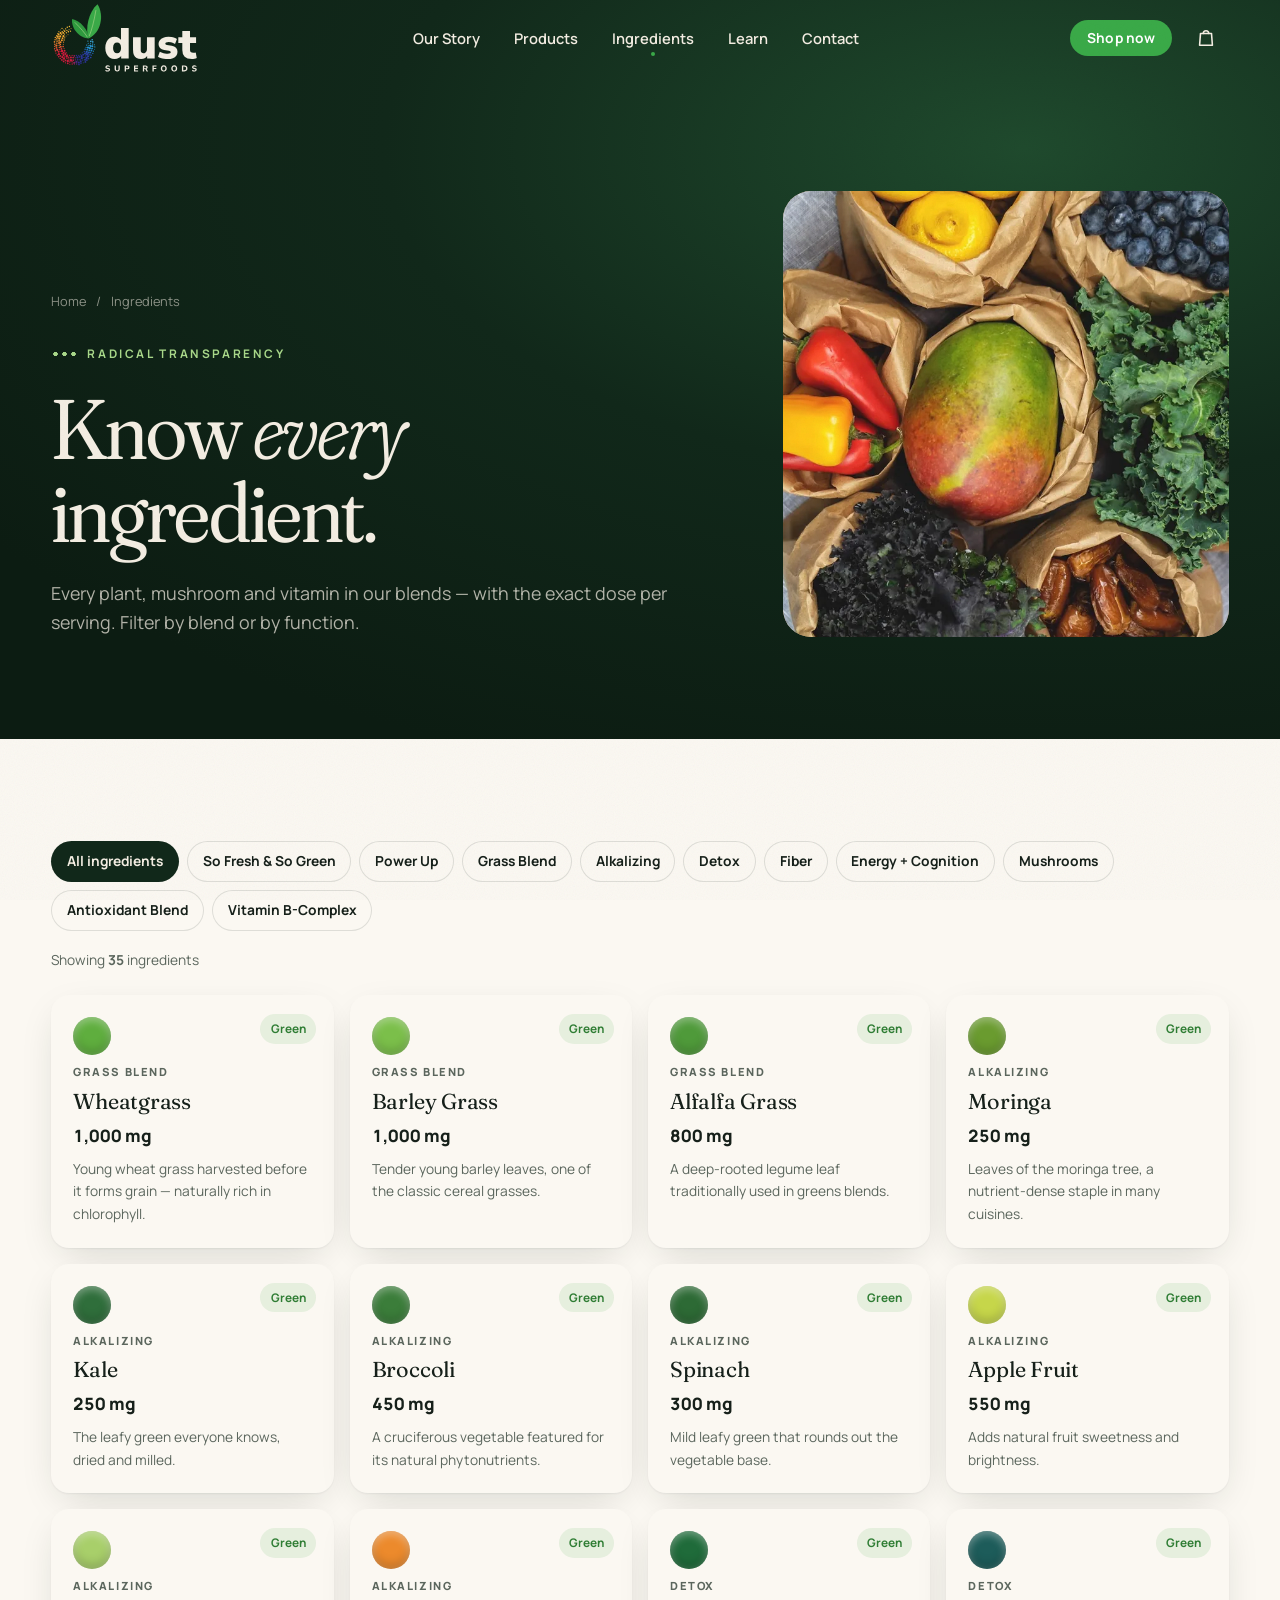
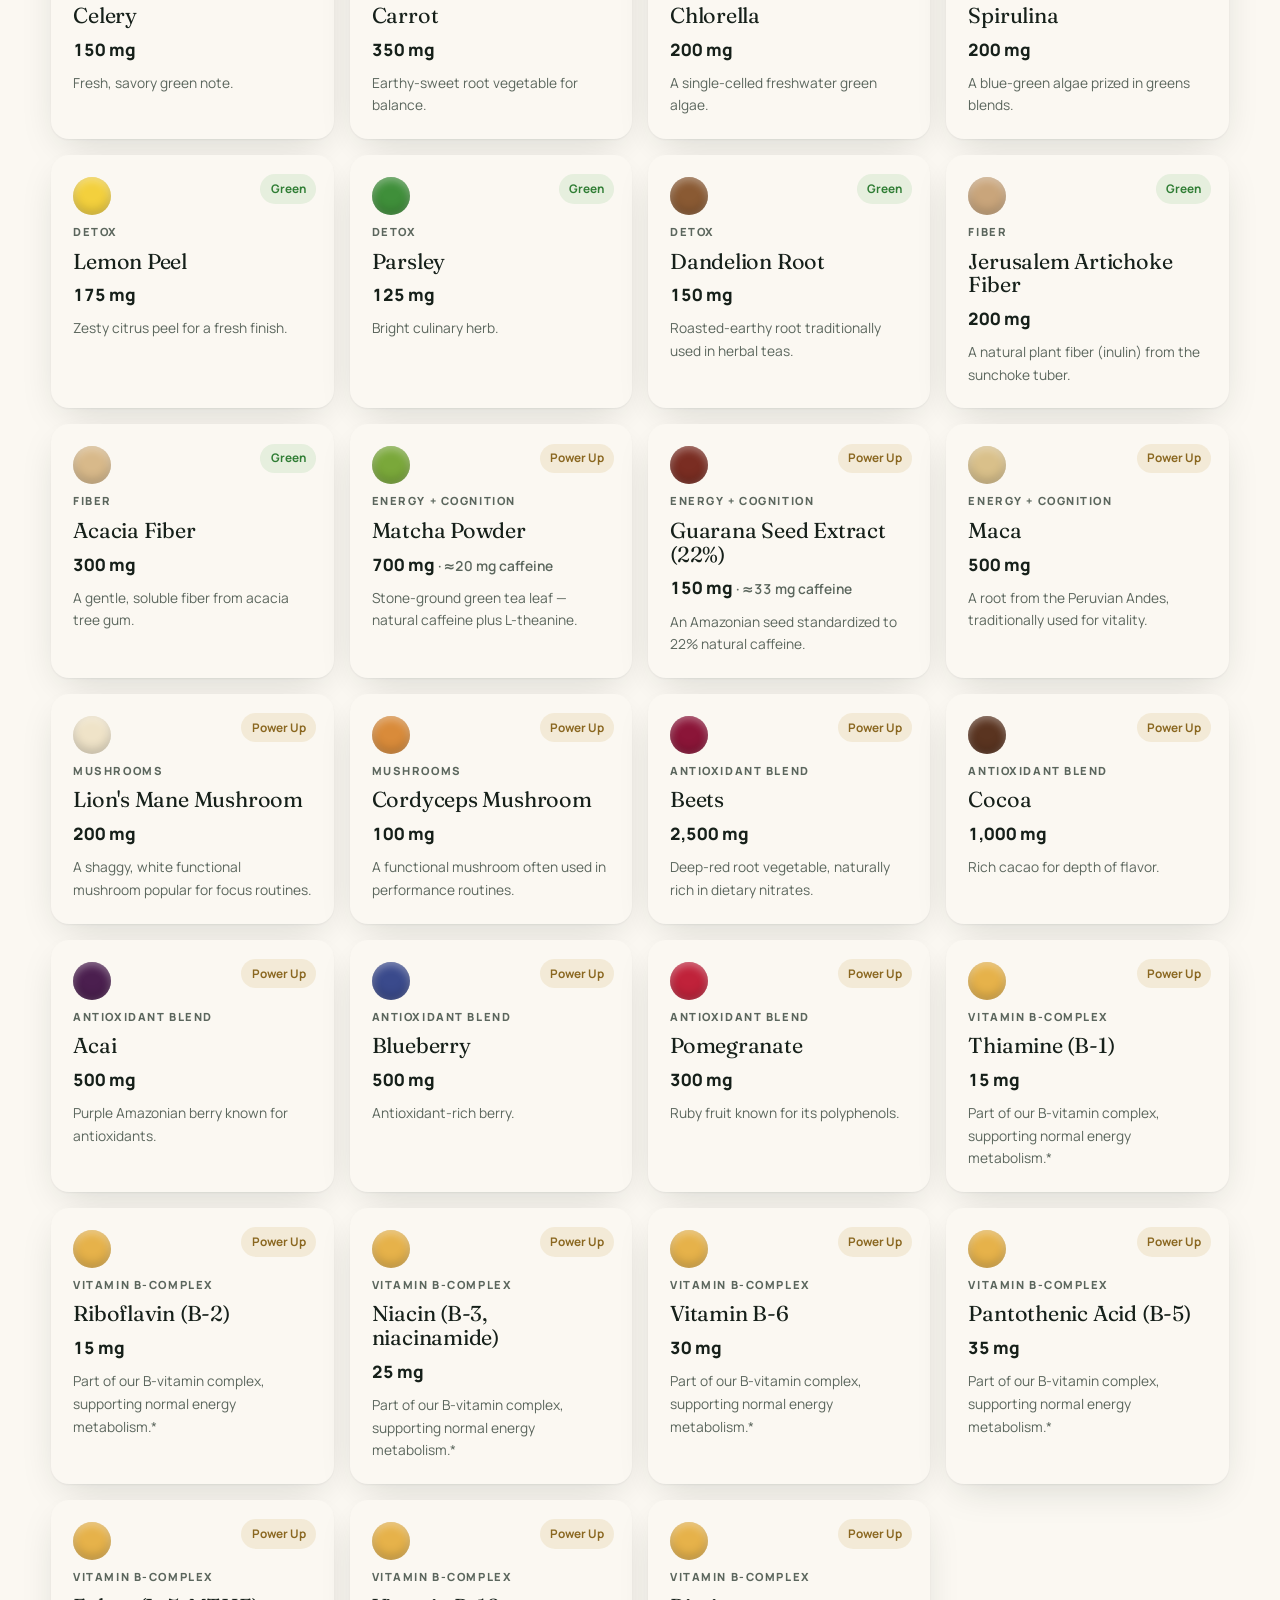
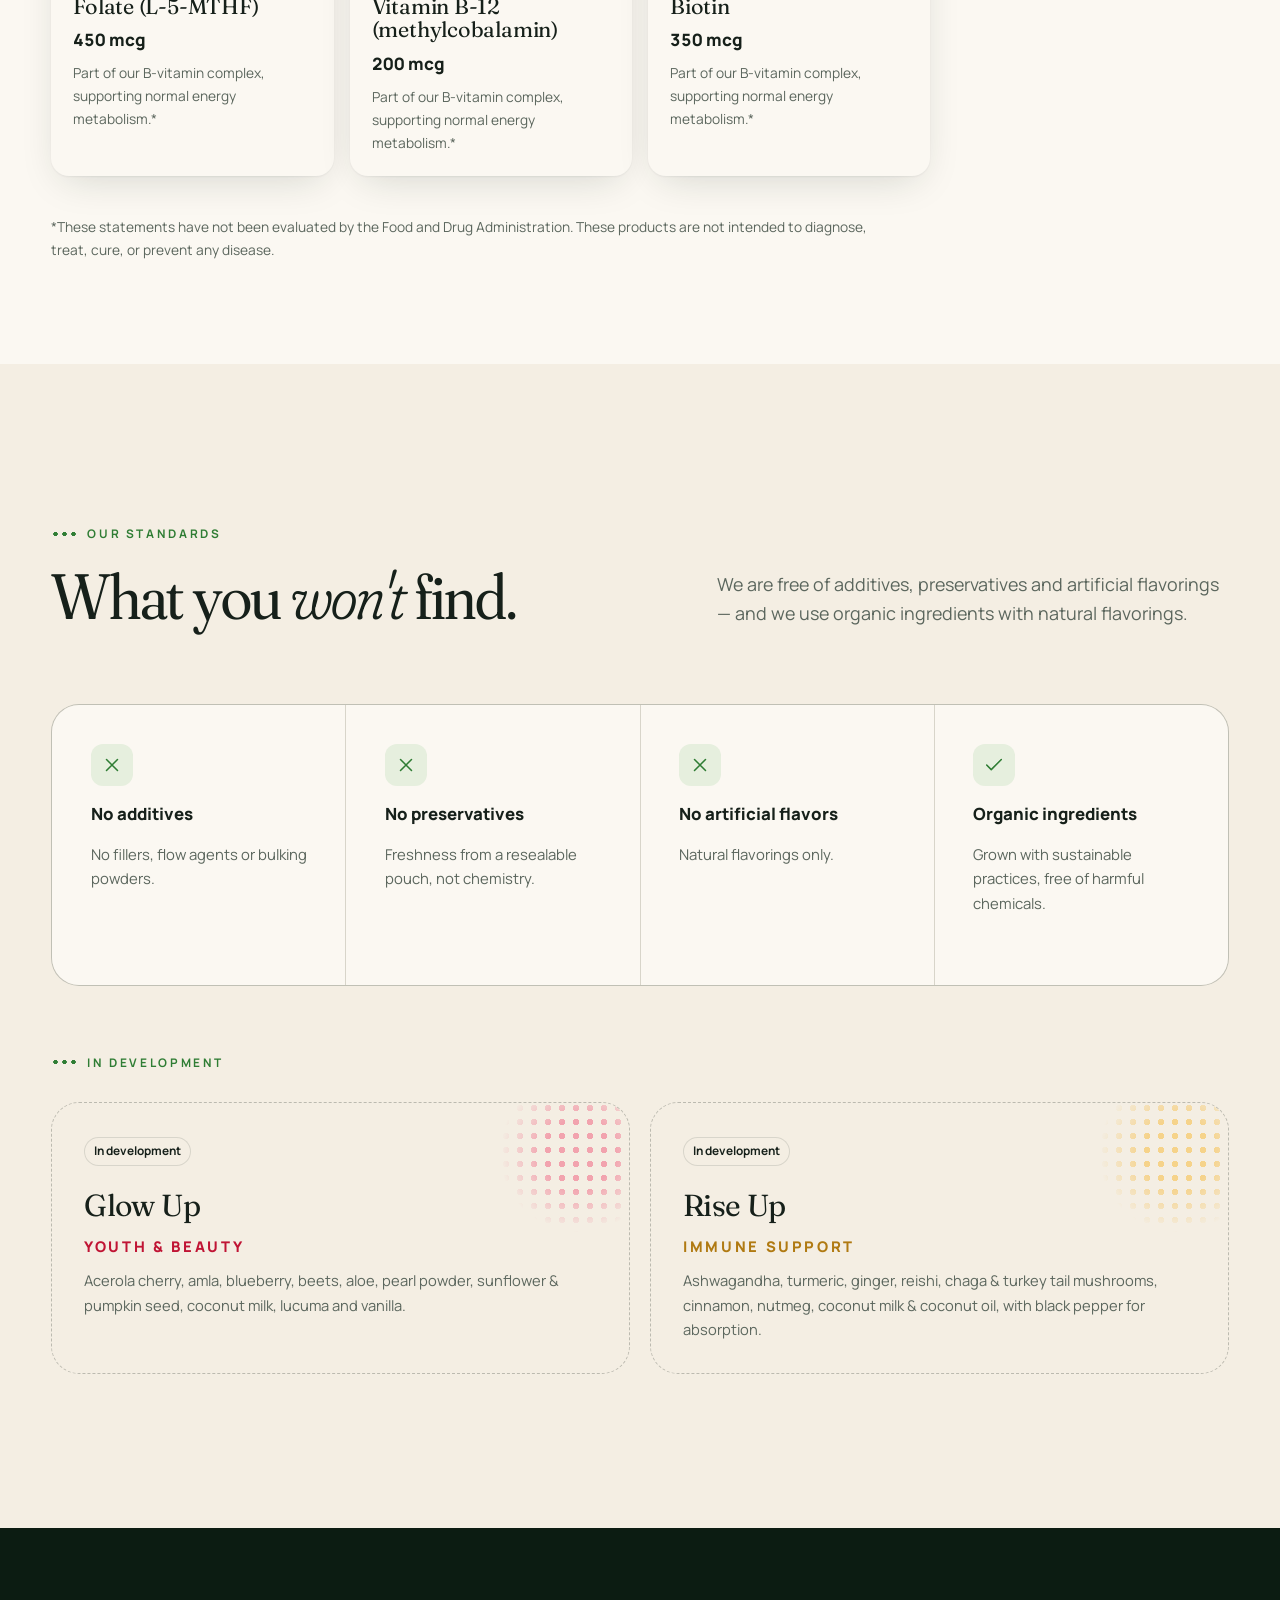
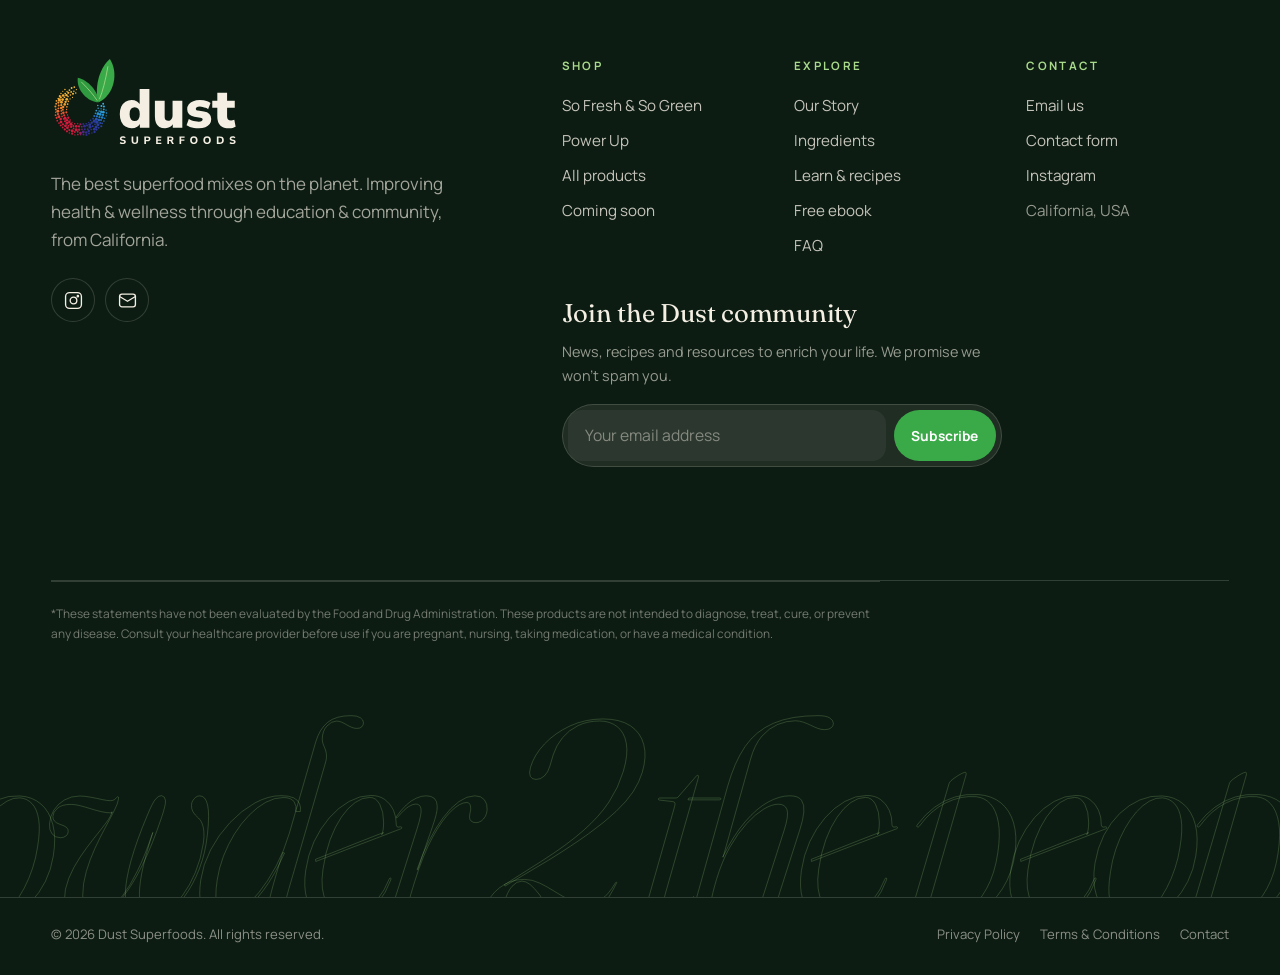
<file: ingredients.html>
<!doctype html>
<html lang="en" class="no-js">
<head>
<meta charset="utf-8">
<meta name="viewport" content="width=device-width, initial-scale=1, viewport-fit=cover">
<title>Ingredients & Dosages — Full Transparency | Dust Superfoods</title>
<meta name="description" content="Explore every ingredient and exact dose in So Fresh & So Green and Power Up: grasses, algae, vegetables, functional mushrooms, antioxidant superfoods and B-vitamins.">
<link rel="canonical" href="https://www.dustsuperfoods.com/ingredients.html">
<meta name="theme-color" content="#11281a">
<meta property="og:type" content="website">
<meta property="og:site_name" content="Dust Superfoods">
<meta property="og:title" content="Ingredients & Dosages — Full Transparency | Dust Superfoods">
<meta property="og:description" content="Explore every ingredient and exact dose in So Fresh & So Green and Power Up: grasses, algae, vegetables, functional mushrooms, antioxidant superfoods and B-vitamins.">
<meta property="og:url" content="https://www.dustsuperfoods.com/ingredients.html">
<meta property="og:image" content="https://www.dustsuperfoods.com/assets/img/og-image.jpg">
<meta name="twitter:card" content="summary_large_image">
<link rel="icon" href="assets/favicon.svg" type="image/svg+xml">
<link rel="apple-touch-icon" href="assets/apple-touch-icon.png">
<link rel="preload" href="assets/fonts/fraunces-latin-full-normal.woff2" as="font" type="font/woff2" crossorigin>
<link rel="preload" href="assets/fonts/manrope-latin-wght-normal.woff2" as="font" type="font/woff2" crossorigin>

<link rel="stylesheet" href="css/style.css">

</head>
<body class="">

<div class="veil" aria-hidden="true"></div>

<a class="skip-link" href="#main">Skip to content</a>
<header class="site-header is-over-dark">
  <div class="container header-inner">
    <a href="index.html" class="logo" aria-label="Dust Superfoods home"><svg xmlns="http://www.w3.org/2000/svg" viewBox="0 0 710 345" role="img" aria-label="Dust Superfoods"><title>Dust Superfoods</title><circle cx="80.4" cy="154.8" r="2.07" fill="#f7b737"/><circle cx="71.2" cy="160.6" r="2.25" fill="#f6b134"/><circle cx="64.9" cy="169.4" r="3.02" fill="#f5ac32"/><circle cx="62.1" cy="179.8" r="3.32" fill="#f4a62f"/><circle cx="59.3" cy="189.8" r="3.16" fill="#f18e2f"/><circle cx="58.2" cy="200.0" r="2.44" fill="#ee762e"/><circle cx="57.4" cy="210.6" r="3.99" fill="#e75632"/><circle cx="61.8" cy="220.3" r="2.72" fill="#dc2e38"/><circle cx="64.5" cy="230.8" r="4.24" fill="#d61a3c"/><circle cx="71.4" cy="239.2" r="3.08" fill="#d41a3d"/><circle cx="78.5" cy="247.8" r="2.35" fill="#d21a3d"/><circle cx="88.5" cy="252.8" r="2.86" fill="#cf1a3d"/><circle cx="99.8" cy="252.8" r="2.50" fill="#cd1a3e"/><circle cx="110.1" cy="255.0" r="3.96" fill="#981f59"/><circle cx="120.5" cy="253.7" r="3.47" fill="#2f2a90"/><circle cx="131.4" cy="253.3" r="3.03" fill="#2e2f95"/><circle cx="141.0" cy="248.2" r="2.38" fill="#2d349a"/><circle cx="148.0" cy="240.0" r="2.68" fill="#2c3aa0"/><circle cx="157.4" cy="234.2" r="3.15" fill="#2b3fa5"/><circle cx="161.5" cy="224.1" r="3.48" fill="#246dbf"/><circle cx="165.9" cy="214.4" r="2.88" fill="#2292d5"/><circle cx="169.3" cy="204.0" r="3.16" fill="#2e9fdc"/><circle cx="92.4" cy="138.3" r="2.85" fill="#f9c03b"/><circle cx="82.2" cy="141.0" r="3.87" fill="#f8bb39"/><circle cx="72.6" cy="145.6" r="3.11" fill="#f7b637"/><circle cx="63.6" cy="151.7" r="3.08" fill="#f6b234"/><circle cx="58.8" cy="161.7" r="5.12" fill="#f5ad32"/><circle cx="54.5" cy="171.2" r="4.37" fill="#f4a830"/><circle cx="51.2" cy="180.9" r="4.87" fill="#f39c2f"/><circle cx="45.4" cy="190.3" r="4.60" fill="#f0882e"/><circle cx="44.1" cy="201.1" r="3.88" fill="#ed742e"/><circle cx="46.1" cy="211.7" r="4.66" fill="#e85931"/><circle cx="49.3" cy="221.9" r="4.28" fill="#df3837"/><circle cx="52.5" cy="232.2" r="5.65" fill="#d71a3c"/><circle cx="59.8" cy="240.2" r="4.86" fill="#d51a3c"/><circle cx="68.3" cy="246.5" r="4.96" fill="#d31a3d"/><circle cx="74.6" cy="255.3" r="5.78" fill="#d11a3d"/><circle cx="83.5" cy="261.3" r="3.80" fill="#cf1a3d"/><circle cx="94.2" cy="263.0" r="4.87" fill="#ce1a3e"/><circle cx="104.7" cy="263.2" r="4.29" fill="#c31b43"/><circle cx="114.9" cy="264.3" r="3.33" fill="#6c2470"/><circle cx="125.0" cy="262.5" r="5.15" fill="#2f2b91"/><circle cx="134.9" cy="259.9" r="3.69" fill="#2e3096"/><circle cx="144.8" cy="256.6" r="5.44" fill="#2d349a"/><circle cx="152.4" cy="249.5" r="4.26" fill="#2c389e"/><circle cx="161.6" cy="244.0" r="5.47" fill="#2b3da3"/><circle cx="169.1" cy="236.2" r="5.42" fill="#2852b0"/><circle cx="171.6" cy="225.6" r="4.16" fill="#2278c6"/><circle cx="175.3" cy="215.9" r="5.41" fill="#2393d5"/><circle cx="180.0" cy="205.9" r="2.95" fill="#2d9edb"/><circle cx="176.2" cy="195.2" r="2.69" fill="#36a8e1"/><circle cx="174.9" cy="185.0" r="2.69" fill="#40b3e7"/><circle cx="94.8" cy="125.5" r="2.31" fill="#f9c23c"/><circle cx="85.5" cy="131.4" r="2.69" fill="#f8be3a"/><circle cx="75.3" cy="134.2" r="3.39" fill="#f8ba38"/><circle cx="64.6" cy="137.7" r="4.11" fill="#f7b636"/><circle cx="57.9" cy="146.5" r="4.39" fill="#f6b234"/><circle cx="50.2" cy="154.2" r="3.15" fill="#f5ad32"/><circle cx="43.4" cy="162.8" r="5.18" fill="#f5a931"/><circle cx="39.0" cy="172.9" r="5.23" fill="#f4a22f"/><circle cx="38.3" cy="183.9" r="4.12" fill="#f1912f"/><circle cx="38.2" cy="194.6" r="4.78" fill="#ef7f2e"/><circle cx="38.4" cy="205.0" r="3.19" fill="#ec6e2e"/><circle cx="39.1" cy="215.5" r="3.45" fill="#e65232"/><circle cx="41.4" cy="225.8" r="3.15" fill="#de3537"/><circle cx="47.2" cy="234.7" r="3.42" fill="#d71a3c"/><circle cx="52.3" cy="243.7" r="4.02" fill="#d51a3c"/><circle cx="59.3" cy="251.4" r="5.45" fill="#d41a3d"/><circle cx="65.3" cy="260.7" r="3.42" fill="#d21a3d"/><circle cx="75.2" cy="265.1" r="3.97" fill="#d01a3d"/><circle cx="84.5" cy="270.1" r="3.34" fill="#cf1a3d"/><circle cx="94.1" cy="275.7" r="5.78" fill="#cd1a3e"/><circle cx="105.1" cy="275.5" r="4.35" fill="#b61c49"/><circle cx="115.7" cy="273.8" r="3.29" fill="#692471"/><circle cx="126.3" cy="273.8" r="3.74" fill="#2f2b91"/><circle cx="137.3" cy="273.4" r="3.45" fill="#2e2f95"/><circle cx="145.6" cy="265.5" r="5.66" fill="#2d3399"/><circle cx="155.9" cy="262.2" r="3.41" fill="#2d379d"/><circle cx="164.3" cy="255.5" r="3.08" fill="#2c3aa0"/><circle cx="171.5" cy="247.5" r="5.74" fill="#2b3ea4"/><circle cx="179.0" cy="239.5" r="4.95" fill="#275ab4"/><circle cx="181.1" cy="228.6" r="4.03" fill="#227cc8"/><circle cx="184.0" cy="218.4" r="5.12" fill="#2393d5"/><circle cx="187.7" cy="208.3" r="4.56" fill="#2b9cda"/><circle cx="187.1" cy="197.6" r="2.79" fill="#34a5e0"/><circle cx="188.4" cy="186.6" r="3.80" fill="#3cafe5"/><circle cx="87.0" cy="115.9" r="3.25" fill="#f9c03b"/><circle cx="77.0" cy="119.7" r="3.42" fill="#f8bd3a"/><circle cx="68.9" cy="127.2" r="3.36" fill="#f7b938"/><circle cx="59.9" cy="132.5" r="2.58" fill="#f7b536"/><circle cx="53.1" cy="140.6" r="3.48" fill="#f6b234"/><circle cx="45.4" cy="147.5" r="4.94" fill="#f5ae33"/><circle cx="36.5" cy="154.3" r="4.25" fill="#f5ab31"/><circle cx="31.5" cy="164.0" r="5.77" fill="#f4a730"/><circle cx="27.6" cy="174.1" r="4.02" fill="#f39b2f"/><circle cx="28.7" cy="185.3" r="3.64" fill="#f18c2f"/><circle cx="27.6" cy="195.6" r="3.57" fill="#ee7c2e"/><circle cx="25.6" cy="206.2" r="5.52" fill="#ec6d2e"/><circle cx="26.0" cy="216.9" r="4.34" fill="#e75532"/><circle cx="29.6" cy="227.1" r="5.24" fill="#e03c36"/><circle cx="36.1" cy="235.8" r="4.85" fill="#d9223b"/><circle cx="37.6" cy="247.0" r="5.19" fill="#d61a3c"/><circle cx="44.5" cy="255.3" r="4.34" fill="#d51a3c"/><circle cx="53.8" cy="261.1" r="5.21" fill="#d31a3d"/><circle cx="61.3" cy="268.4" r="5.24" fill="#d21a3d"/><circle cx="68.5" cy="276.9" r="4.11" fill="#d01a3d"/><circle cx="79.3" cy="279.0" r="5.65" fill="#cf1a3d"/><circle cx="88.9" cy="284.0" r="3.48" fill="#ce1a3e"/><circle cx="99.8" cy="283.2" r="3.42" fill="#cc1a3e"/><circle cx="110.0" cy="288.0" r="5.26" fill="#91205d"/><circle cx="120.4" cy="283.8" r="5.31" fill="#4e2780"/><circle cx="131.6" cy="286.2" r="4.84" fill="#2f2c92"/><circle cx="141.0" cy="280.2" r="4.54" fill="#2e2f95"/><circle cx="150.1" cy="275.0" r="3.04" fill="#2d3399"/><circle cx="161.4" cy="273.3" r="4.82" fill="#2d369c"/><circle cx="168.5" cy="265.0" r="5.61" fill="#2c399f"/><circle cx="175.7" cy="257.3" r="5.44" fill="#2b3da3"/><circle cx="183.9" cy="250.1" r="3.59" fill="#2a48aa"/><circle cx="187.0" cy="239.6" r="3.82" fill="#2565bb"/><circle cx="191.2" cy="230.1" r="4.64" fill="#2182cc"/><circle cx="194.4" cy="220.1" r="4.10" fill="#2394d6"/><circle cx="195.6" cy="209.8" r="4.92" fill="#2b9cda"/><circle cx="197.3" cy="199.4" r="3.39" fill="#32a4df"/><circle cx="197.7" cy="188.8" r="3.84" fill="#3aace3"/><circle cx="194.9" cy="178.6" r="3.44" fill="#41b4e8"/><circle cx="52.1" cy="124.9" r="2.86" fill="#f7b536"/><circle cx="44.1" cy="132.0" r="2.11" fill="#f6b234"/><circle cx="37.2" cy="140.3" r="2.63" fill="#f6ae33"/><circle cx="32.9" cy="150.1" r="3.93" fill="#f5ab31"/><circle cx="27.1" cy="158.9" r="3.24" fill="#f4a830"/><circle cx="20.4" cy="167.7" r="3.42" fill="#f3a02f"/><circle cx="19.3" cy="178.5" r="3.34" fill="#f1922f"/><circle cx="16.4" cy="188.8" r="3.90" fill="#f0852e"/><circle cx="18.0" cy="199.6" r="3.43" fill="#ee772e"/><circle cx="17.8" cy="210.1" r="2.83" fill="#eb682e"/><circle cx="17.0" cy="221.1" r="3.32" fill="#e55032"/><circle cx="20.9" cy="231.2" r="3.85" fill="#df3937"/><circle cx="23.4" cy="241.9" r="3.18" fill="#d9223b"/><circle cx="29.9" cy="250.8" r="3.31" fill="#d61a3c"/><circle cx="36.4" cy="259.3" r="3.70" fill="#d51a3c"/><circle cx="43.7" cy="267.1" r="3.37" fill="#d41a3d"/><circle cx="51.5" cy="274.4" r="4.23" fill="#d21a3d"/><circle cx="59.6" cy="281.6" r="4.09" fill="#d11a3d"/><circle cx="68.5" cy="288.0" r="2.80" fill="#d01a3d"/><circle cx="79.2" cy="290.5" r="4.23" fill="#ce1a3e"/><circle cx="89.2" cy="295.0" r="2.54" fill="#cd1a3e"/><circle cx="100.3" cy="293.4" r="3.18" fill="#c81a40"/><circle cx="110.8" cy="293.9" r="2.76" fill="#8b2160"/><circle cx="121.3" cy="293.4" r="3.66" fill="#4f277f"/><circle cx="132.4" cy="295.3" r="4.13" fill="#2f2b91"/><circle cx="141.9" cy="289.4" r="3.75" fill="#2e2f95"/><circle cx="152.7" cy="287.8" r="2.55" fill="#2e3298"/><circle cx="162.8" cy="283.7" r="4.28" fill="#2d359b"/><circle cx="169.8" cy="274.9" r="4.25" fill="#2c389e"/><circle cx="178.4" cy="268.6" r="3.27" fill="#2c3ba1"/><circle cx="187.9" cy="262.7" r="4.00" fill="#2b3ea4"/><circle cx="190.9" cy="251.6" r="3.16" fill="#294fae"/><circle cx="197.8" cy="243.3" r="2.96" fill="#256abd"/><circle cx="200.6" cy="232.9" r="2.92" fill="#2184cd"/><circle cx="206.2" cy="223.5" r="2.26" fill="#2393d5"/><circle cx="207.4" cy="212.7" r="2.85" fill="#2a9bda"/><circle cx="205.6" cy="201.9" r="2.39" fill="#31a2de"/><path d="M178.0 173.0C178.7 132.8 137.7 88.6 100.0 81.0C94.2 130.2 138.8 171.5 178.0 173.0Z" fill="#2F9A3F"/><path d="M178.0 173.0C237.1 145.1 253.2 62.8 220.0 11.0C175.8 48.0 161.3 130.6 178.0 173.0Z" fill="#3AAA48"/><path d="M171.8 165.6Q154.4 137.7 114.0 97.6" stroke="#A9D98A" stroke-width="3.5" fill="none" stroke-linecap="round" opacity=".85"/><path d="M181.4 160.0Q199.2 118.0 212.4 40.2" stroke="#A9D98A" stroke-width="3.5" fill="none" stroke-linecap="round" opacity=".85"/><g fill="var(--logo-word,#3AAA48)"><g transform="translate(251.1 267.7)"><path transform="translate(0.00 0) scale(0.20500 -0.20500)" d="M244 -11Q181 -11 132.5 20.0Q84 51 56.5 109.0Q29 167 29 246Q29 327 56.5 384.0Q84 441 132.5 472.0Q181 503 244 503Q299 503 343 477Q374 458 391 432V705H569V0H395V67Q379 37 346 17Q301 -11 244 -11ZM301 120Q341 120 367.0 150.0Q393 180 393 246Q393 313 367.0 342.5Q341 372 301 372Q260 372 234.0 342.5Q208 313 208 246Q208 180 234.0 150.0Q260 120 301 120Z"/><path transform="translate(127.10 0) scale(0.20500 -0.20500)" d="M236 -11Q172 -11 131.0 12.5Q90 36 69.5 83.0Q49 130 49 202V492H227V197Q227 173 233.5 157.0Q240 141 254.0 133.0Q268 125 289 125Q313 125 331.5 136.5Q350 148 360.5 169.5Q371 191 371 220V492H549V0H375V61Q356 33 330 15Q290 -11 236 -11Z"/><path transform="translate(250.31 0) scale(0.20500 -0.20500)" d="M248 -11Q203 -11 161.5 -5.0Q120 1 86.0 13.0Q52 25 25 42L66 157Q91 143 121.5 132.0Q152 121 185.0 115.0Q218 109 249 109Q286 109 302.0 119.5Q318 130 318 147Q318 162 307.5 170.0Q297 178 278 181L167 199Q105 210 71.0 244.5Q37 279 37 335Q37 387 66.5 424.5Q96 462 147.5 482.5Q199 503 266 503Q302 503 337.0 497.5Q372 492 404.0 480.5Q436 469 462 450L418 337Q399 351 373.0 361.0Q347 371 319.5 377.5Q292 384 269 384Q228 384 211.0 373.0Q194 362 194 345Q194 332 203.0 323.5Q212 315 231 312L342 293Q406 283 440.5 249.5Q475 216 475 159Q475 105 447.0 67.0Q419 29 368.0 9.0Q317 -11 248 -11Z"/><path transform="translate(351.99 0) scale(0.20500 -0.20500)" d="M310 -11Q198 -11 144.0 41.0Q90 93 90 198V361H-2V492H90V635H268V492H408V361H268V204Q268 167 285.5 149.5Q303 132 341 132Q353 132 367.5 135.0Q382 138 400 142L424 14Q401 2 370.5 -4.5Q340 -11 310 -11Z"/></g><g transform="translate(255.2 328.6)"><path transform="translate(0.00 0) scale(0.04000 -0.04000)" d="M323 -11Q268 -11 216.5 -1.5Q165 8 121.0 25.5Q77 43 44 67L89 189Q121 167 158.0 151.0Q195 135 237.0 126.5Q279 118 323 118Q396 118 427.0 140.5Q458 163 458 197Q458 216 448.5 230.0Q439 244 417.5 254.5Q396 265 359 272L246 296Q150 316 103.5 364.5Q57 413 57 492Q57 560 93.5 610.0Q130 660 194.5 688.0Q259 716 343 716Q392 716 437.0 706.5Q482 697 520.0 679.0Q558 661 586 636L541 522Q501 554 451.0 570.5Q401 587 342 587Q300 587 270.5 576.0Q241 565 225.5 545.0Q210 525 210 499Q210 470 231.0 452.0Q252 434 304 423L417 399Q515 378 563.0 331.5Q611 285 611 209Q611 143 575.5 93.5Q540 44 475.5 16.5Q411 -11 323 -11Z"/><path transform="translate(43.29 0) scale(0.04000 -0.04000)" d="M373 -11Q223 -11 144.5 66.0Q66 143 66 295V705H221V294Q221 208 260.0 164.5Q299 121 373 121Q447 121 485.5 164.5Q524 208 524 294V705H677V295Q677 143 600.0 66.0Q523 -11 373 -11Z"/><path transform="translate(90.67 0) scale(0.04000 -0.04000)" d="M71 0V705H393Q472 705 527.0 678.0Q582 651 610.5 601.0Q639 551 639 480Q639 409 610.5 358.5Q582 308 527.0 281.0Q472 254 393 254H226V0ZM226 374H367Q427 374 458.5 401.0Q490 428 490 480Q490 532 458.5 558.0Q427 584 367 584H226Z"/><path transform="translate(134.88 0) scale(0.04000 -0.04000)" d="M71 0V705H554V584H219V419H532V297H219V121H554V0Z"/><path transform="translate(176.73 0) scale(0.04000 -0.04000)" d="M71 0V705H393Q511 705 575.0 648.0Q639 591 639 489Q639 423 610.0 375.0Q581 327 527 301Q507 292 485 286Q501 281 516 272Q547 251 570 209L684 0H513L391 225Q381 243 368.0 253.5Q355 264 338.5 268.5Q322 273 302 273H226V0ZM226 385H365Q427 385 458.5 410.0Q490 435 490 485Q490 534 458.5 559.0Q427 584 365 584H226Z"/><path transform="translate(222.23 0) scale(0.04000 -0.04000)" d="M71 0V705H547V584H226V412H525V291H226V0Z"/><path transform="translate(262.68 0) scale(0.04000 -0.04000)" d="M398 -11Q320 -11 255.5 15.0Q191 41 145.0 89.0Q99 137 74.5 204.0Q50 271 50 353Q50 436 74.5 502.5Q99 569 145.0 616.5Q191 664 255.5 690.0Q320 716 398 716Q477 716 541.0 690.0Q605 664 651.0 617.0Q697 570 722.0 503.0Q747 436 747 354Q747 271 722.0 204.0Q697 137 651.0 89.0Q605 41 541.0 15.0Q477 -11 398 -11ZM398 121Q458 121 499.0 148.5Q540 176 562.5 228.5Q585 281 585 353Q585 426 563.0 478.0Q541 530 499.0 557.0Q457 584 398 584Q340 584 298.0 557.0Q256 530 234.0 478.0Q212 426 212 353Q212 281 234.0 228.5Q256 176 298.0 148.5Q340 121 398 121Z"/><path transform="translate(312.17 0) scale(0.04000 -0.04000)" d="M398 -11Q320 -11 255.5 15.0Q191 41 145.0 89.0Q99 137 74.5 204.0Q50 271 50 353Q50 436 74.5 502.5Q99 569 145.0 616.5Q191 664 255.5 690.0Q320 716 398 716Q477 716 541.0 690.0Q605 664 651.0 617.0Q697 570 722.0 503.0Q747 436 747 354Q747 271 722.0 204.0Q697 137 651.0 89.0Q605 41 541.0 15.0Q477 -11 398 -11ZM398 121Q458 121 499.0 148.5Q540 176 562.5 228.5Q585 281 585 353Q585 426 563.0 478.0Q541 530 499.0 557.0Q457 584 398 584Q340 584 298.0 557.0Q256 530 234.0 478.0Q212 426 212 353Q212 281 234.0 228.5Q256 176 298.0 148.5Q340 121 398 121Z"/><path transform="translate(361.67 0) scale(0.04000 -0.04000)" d="M71 0V705H347Q467 705 551.5 663.5Q636 622 680.5 543.5Q725 465 725 353Q725 241 680.5 162.0Q636 83 551.5 41.5Q467 0 347 0ZM226 127H338Q451 127 507.0 183.0Q563 239 563 353Q563 467 506.5 522.5Q450 578 338 578H226Z"/><path transform="translate(410.28 0) scale(0.04000 -0.04000)" d="M323 -11Q268 -11 216.5 -1.5Q165 8 121.0 25.5Q77 43 44 67L89 189Q121 167 158.0 151.0Q195 135 237.0 126.5Q279 118 323 118Q396 118 427.0 140.5Q458 163 458 197Q458 216 448.5 230.0Q439 244 417.5 254.5Q396 265 359 272L246 296Q150 316 103.5 364.5Q57 413 57 492Q57 560 93.5 610.0Q130 660 194.5 688.0Q259 716 343 716Q392 716 437.0 706.5Q482 697 520.0 679.0Q558 661 586 636L541 522Q501 554 451.0 570.5Q401 587 342 587Q300 587 270.5 576.0Q241 565 225.5 545.0Q210 525 210 499Q210 470 231.0 452.0Q252 434 304 423L417 399Q515 378 563.0 331.5Q611 285 611 209Q611 143 575.5 93.5Q540 44 475.5 16.5Q411 -11 323 -11Z"/></g></g></svg></a>
    <nav class="nav" aria-label="Main"><a href="about.html">Our Story</a><a href="shop.html">Products</a><a href="ingredients.html" aria-current="page">Ingredients</a><a href="learn.html">Learn</a><a href="contact.html">Contact</a></nav>
    <div class="header-actions">
      <a href="shop.html" class="btn btn--leaf btn--sm header-cta" data-magnetic>Shop now</a>
      <button class="icon-btn" type="button" data-open-cart aria-label="Open shopping bag"><svg viewBox="0 0 24 24" fill="none" stroke="currentColor" stroke-width="1.7" stroke-linecap="round" stroke-linejoin="round" aria-hidden="true"><path d="M6 7h12l1 13H5L6 7z"/><path d="M9 7a3 3 0 0 1 6 0"/></svg><span class="cart-count" aria-live="polite">0</span></button>
      <button class="icon-btn menu-toggle" type="button" aria-expanded="false" aria-controls="mobile-menu" aria-label="Open menu"><span class="bars"><span></span><span></span></span></button>
    </div>
  </div>
</header>
<div class="mobile-menu" id="mobile-menu" aria-hidden="true">
  <nav aria-label="Mobile"><a href="index.html"><small>01</small>Home</a><a href="about.html"><small>02</small>Our Story</a><a href="shop.html"><small>03</small>Products</a><a href="ingredients.html"><small>04</small>Ingredients</a><a href="learn.html"><small>05</small>Learn</a><a href="contact.html"><small>06</small>Contact</a></nav>
  <div class="mm-foot"><a href="shop.html" class="btn btn--leaf">Shop the blends <svg class="arrow" viewBox="0 0 24 24" fill="none" stroke="currentColor" stroke-width="2" stroke-linecap="round" stroke-linejoin="round" aria-hidden="true"><path d="M5 12h14M13 6l6 6-6 6"/></svg></a><a href="https://www.instagram.com/dustsuperfoods/" data-ig target="_blank" rel="noopener">@dustsuperfoods</a></div>
</div>
<main id="main">

<section class="page-hero on-dark" data-header-dark>
  <div class="container about-hero-grid">
    <div><nav class="crumbs" aria-label="Breadcrumb"><a href="index.html">Home</a><span>/</span><span>Ingredients</span></nav>
    <span class="eyebrow">Radical transparency</span><h1 class="h1">Know <em>every</em> ingredient.</h1>
    <p class="lead">Every plant, mushroom and vitamin in our blends — with the exact dose per serving. Filter by blend or by function.</p></div>
    <figure class="frame" style="aspect-ratio:1" data-reveal-img><img src="assets/img/produce-bags.webp" srcset="assets/img/produce-bags-sm.webp 720w, assets/img/produce-bags.webp 1192w" sizes="(max-width:900px) 100vw, 40vw" width="1192" height="1596" alt="Fresh produce in kraft paper bags" fetchpriority="high"></figure>
  </div>
</section>
<section class="section section--tight">
  <div class="container">
    <div class="filters" role="group" aria-label="Filter ingredients"><button type="button" data-filter="all" aria-pressed="true">All ingredients</button><button type="button" data-filter="green" aria-pressed="false">So Fresh &amp; So Green</button><button type="button" data-filter="power" aria-pressed="false">Power Up</button><button type="button" data-filter="Grass Blend" aria-pressed="false">Grass Blend</button><button type="button" data-filter="Alkalizing" aria-pressed="false">Alkalizing</button><button type="button" data-filter="Detox" aria-pressed="false">Detox</button><button type="button" data-filter="Fiber" aria-pressed="false">Fiber</button><button type="button" data-filter="Energy + Cognition" aria-pressed="false">Energy + Cognition</button><button type="button" data-filter="Mushrooms" aria-pressed="false">Mushrooms</button><button type="button" data-filter="Antioxidant Blend" aria-pressed="false">Antioxidant Blend</button><button type="button" data-filter="Vitamin B-Complex" aria-pressed="false">Vitamin B-Complex</button></div>
    <p class="small muted" style="margin:-16px 0 24px">Showing <b data-ing-count>35</b> ingredients</p>
    <div class="ing-cards"><article class="ing-card" data-blend="green" data-group="Grass Blend" style="--c:#5fae3e"><span class="bl"><span class="chip">Green</span></span><span class="sw" aria-hidden="true"></span><span class="grp">Grass Blend</span><h3>Wheatgrass</h3><p class="dose">1,000 mg<span class="muted small" style="font-weight:600"></span></p><p class="small muted">Young wheat grass harvested before it forms grain — naturally rich in chlorophyll.</p></article><article class="ing-card" data-blend="green" data-group="Grass Blend" style="--c:#7bbf4a"><span class="bl"><span class="chip">Green</span></span><span class="sw" aria-hidden="true"></span><span class="grp">Grass Blend</span><h3>Barley Grass</h3><p class="dose">1,000 mg<span class="muted small" style="font-weight:600"></span></p><p class="small muted">Tender young barley leaves, one of the classic cereal grasses.</p></article><article class="ing-card" data-blend="green" data-group="Grass Blend" style="--c:#4f9a3a"><span class="bl"><span class="chip">Green</span></span><span class="sw" aria-hidden="true"></span><span class="grp">Grass Blend</span><h3>Alfalfa Grass</h3><p class="dose">800 mg<span class="muted small" style="font-weight:600"></span></p><p class="small muted">A deep-rooted legume leaf traditionally used in greens blends.</p></article><article class="ing-card" data-blend="green" data-group="Alkalizing" style="--c:#6a9b2f"><span class="bl"><span class="chip">Green</span></span><span class="sw" aria-hidden="true"></span><span class="grp">Alkalizing</span><h3>Moringa</h3><p class="dose">250 mg<span class="muted small" style="font-weight:600"></span></p><p class="small muted">Leaves of the moringa tree, a nutrient-dense staple in many cuisines.</p></article><article class="ing-card" data-blend="green" data-group="Alkalizing" style="--c:#2f6e3b"><span class="bl"><span class="chip">Green</span></span><span class="sw" aria-hidden="true"></span><span class="grp">Alkalizing</span><h3>Kale</h3><p class="dose">250 mg<span class="muted small" style="font-weight:600"></span></p><p class="small muted">The leafy green everyone knows, dried and milled.</p></article><article class="ing-card" data-blend="green" data-group="Alkalizing" style="--c:#3b7d3a"><span class="bl"><span class="chip">Green</span></span><span class="sw" aria-hidden="true"></span><span class="grp">Alkalizing</span><h3>Broccoli</h3><p class="dose">450 mg<span class="muted small" style="font-weight:600"></span></p><p class="small muted">A cruciferous vegetable featured for its natural phytonutrients.</p></article><article class="ing-card" data-blend="green" data-group="Alkalizing" style="--c:#2d6a35"><span class="bl"><span class="chip">Green</span></span><span class="sw" aria-hidden="true"></span><span class="grp">Alkalizing</span><h3>Spinach</h3><p class="dose">300 mg<span class="muted small" style="font-weight:600"></span></p><p class="small muted">Mild leafy green that rounds out the vegetable base.</p></article><article class="ing-card" data-blend="green" data-group="Alkalizing" style="--c:#c6d64a"><span class="bl"><span class="chip">Green</span></span><span class="sw" aria-hidden="true"></span><span class="grp">Alkalizing</span><h3>Apple Fruit</h3><p class="dose">550 mg<span class="muted small" style="font-weight:600"></span></p><p class="small muted">Adds natural fruit sweetness and brightness.</p></article><article class="ing-card" data-blend="green" data-group="Alkalizing" style="--c:#a8cf6a"><span class="bl"><span class="chip">Green</span></span><span class="sw" aria-hidden="true"></span><span class="grp">Alkalizing</span><h3>Celery</h3><p class="dose">150 mg<span class="muted small" style="font-weight:600"></span></p><p class="small muted">Fresh, savory green note.</p></article><article class="ing-card" data-blend="green" data-group="Alkalizing" style="--c:#ec8a2c"><span class="bl"><span class="chip">Green</span></span><span class="sw" aria-hidden="true"></span><span class="grp">Alkalizing</span><h3>Carrot</h3><p class="dose">350 mg<span class="muted small" style="font-weight:600"></span></p><p class="small muted">Earthy-sweet root vegetable for balance.</p></article><article class="ing-card" data-blend="green" data-group="Detox" style="--c:#1f6b3a"><span class="bl"><span class="chip">Green</span></span><span class="sw" aria-hidden="true"></span><span class="grp">Detox</span><h3>Chlorella</h3><p class="dose">200 mg<span class="muted small" style="font-weight:600"></span></p><p class="small muted">A single-celled freshwater green algae.</p></article><article class="ing-card" data-blend="green" data-group="Detox" style="--c:#1d5c5a"><span class="bl"><span class="chip">Green</span></span><span class="sw" aria-hidden="true"></span><span class="grp">Detox</span><h3>Spirulina</h3><p class="dose">200 mg<span class="muted small" style="font-weight:600"></span></p><p class="small muted">A blue-green algae prized in greens blends.</p></article><article class="ing-card" data-blend="green" data-group="Detox" style="--c:#f3d03d"><span class="bl"><span class="chip">Green</span></span><span class="sw" aria-hidden="true"></span><span class="grp">Detox</span><h3>Lemon Peel</h3><p class="dose">175 mg<span class="muted small" style="font-weight:600"></span></p><p class="small muted">Zesty citrus peel for a fresh finish.</p></article><article class="ing-card" data-blend="green" data-group="Detox" style="--c:#3f8f3a"><span class="bl"><span class="chip">Green</span></span><span class="sw" aria-hidden="true"></span><span class="grp">Detox</span><h3>Parsley</h3><p class="dose">125 mg<span class="muted small" style="font-weight:600"></span></p><p class="small muted">Bright culinary herb.</p></article><article class="ing-card" data-blend="green" data-group="Detox" style="--c:#8a5a33"><span class="bl"><span class="chip">Green</span></span><span class="sw" aria-hidden="true"></span><span class="grp">Detox</span><h3>Dandelion Root</h3><p class="dose">150 mg<span class="muted small" style="font-weight:600"></span></p><p class="small muted">Roasted-earthy root traditionally used in herbal teas.</p></article><article class="ing-card" data-blend="green" data-group="Fiber" style="--c:#c9a57b"><span class="bl"><span class="chip">Green</span></span><span class="sw" aria-hidden="true"></span><span class="grp">Fiber</span><h3>Jerusalem Artichoke Fiber</h3><p class="dose">200 mg<span class="muted small" style="font-weight:600"></span></p><p class="small muted">A natural plant fiber (inulin) from the sunchoke tuber.</p></article><article class="ing-card" data-blend="green" data-group="Fiber" style="--c:#d8b98a"><span class="bl"><span class="chip">Green</span></span><span class="sw" aria-hidden="true"></span><span class="grp">Fiber</span><h3>Acacia Fiber</h3><p class="dose">300 mg<span class="muted small" style="font-weight:600"></span></p><p class="small muted">A gentle, soluble fiber from acacia tree gum.</p></article><article class="ing-card" data-blend="power" data-group="Energy + Cognition" style="--c:#7aa83a"><span class="bl"><span class="chip chip--gold">Power Up</span></span><span class="sw" aria-hidden="true"></span><span class="grp">Energy + Cognition</span><h3>Matcha Powder</h3><p class="dose">700 mg<span class="muted small" style="font-weight:600"> · ≈20 mg caffeine</span></p><p class="small muted">Stone-ground green tea leaf — natural caffeine plus L-theanine.</p></article><article class="ing-card" data-blend="power" data-group="Energy + Cognition" style="--c:#7a2d22"><span class="bl"><span class="chip chip--gold">Power Up</span></span><span class="sw" aria-hidden="true"></span><span class="grp">Energy + Cognition</span><h3>Guarana Seed Extract (22%)</h3><p class="dose">150 mg<span class="muted small" style="font-weight:600"> · ≈33 mg caffeine</span></p><p class="small muted">An Amazonian seed standardized to 22% natural caffeine.</p></article><article class="ing-card" data-blend="power" data-group="Energy + Cognition" style="--c:#d9c08a"><span class="bl"><span class="chip chip--gold">Power Up</span></span><span class="sw" aria-hidden="true"></span><span class="grp">Energy + Cognition</span><h3>Maca</h3><p class="dose">500 mg<span class="muted small" style="font-weight:600"></span></p><p class="small muted">A root from the Peruvian Andes, traditionally used for vitality.</p></article><article class="ing-card" data-blend="power" data-group="Mushrooms" style="--c:#efe3c8"><span class="bl"><span class="chip chip--gold">Power Up</span></span><span class="sw" aria-hidden="true"></span><span class="grp">Mushrooms</span><h3>Lion's Mane Mushroom</h3><p class="dose">200 mg<span class="muted small" style="font-weight:600"></span></p><p class="small muted">A shaggy, white functional mushroom popular for focus routines.</p></article><article class="ing-card" data-blend="power" data-group="Mushrooms" style="--c:#d98b3a"><span class="bl"><span class="chip chip--gold">Power Up</span></span><span class="sw" aria-hidden="true"></span><span class="grp">Mushrooms</span><h3>Cordyceps Mushroom</h3><p class="dose">100 mg<span class="muted small" style="font-weight:600"></span></p><p class="small muted">A functional mushroom often used in performance routines.</p></article><article class="ing-card" data-blend="power" data-group="Antioxidant Blend" style="--c:#8b1538"><span class="bl"><span class="chip chip--gold">Power Up</span></span><span class="sw" aria-hidden="true"></span><span class="grp">Antioxidant Blend</span><h3>Beets</h3><p class="dose">2,500 mg<span class="muted small" style="font-weight:600"></span></p><p class="small muted">Deep-red root vegetable, naturally rich in dietary nitrates.</p></article><article class="ing-card" data-blend="power" data-group="Antioxidant Blend" style="--c:#5a3420"><span class="bl"><span class="chip chip--gold">Power Up</span></span><span class="sw" aria-hidden="true"></span><span class="grp">Antioxidant Blend</span><h3>Cocoa</h3><p class="dose">1,000 mg<span class="muted small" style="font-weight:600"></span></p><p class="small muted">Rich cacao for depth of flavor.</p></article><article class="ing-card" data-blend="power" data-group="Antioxidant Blend" style="--c:#4b1f4f"><span class="bl"><span class="chip chip--gold">Power Up</span></span><span class="sw" aria-hidden="true"></span><span class="grp">Antioxidant Blend</span><h3>Acai</h3><p class="dose">500 mg<span class="muted small" style="font-weight:600"></span></p><p class="small muted">Purple Amazonian berry known for antioxidants.</p></article><article class="ing-card" data-blend="power" data-group="Antioxidant Blend" style="--c:#3a4a8c"><span class="bl"><span class="chip chip--gold">Power Up</span></span><span class="sw" aria-hidden="true"></span><span class="grp">Antioxidant Blend</span><h3>Blueberry</h3><p class="dose">500 mg<span class="muted small" style="font-weight:600"></span></p><p class="small muted">Antioxidant-rich berry.</p></article><article class="ing-card" data-blend="power" data-group="Antioxidant Blend" style="--c:#c0223a"><span class="bl"><span class="chip chip--gold">Power Up</span></span><span class="sw" aria-hidden="true"></span><span class="grp">Antioxidant Blend</span><h3>Pomegranate</h3><p class="dose">300 mg<span class="muted small" style="font-weight:600"></span></p><p class="small muted">Ruby fruit known for its polyphenols.</p></article><article class="ing-card" data-blend="power" data-group="Vitamin B-Complex" style="--c:#e6b24a"><span class="bl"><span class="chip chip--gold">Power Up</span></span><span class="sw" aria-hidden="true"></span><span class="grp">Vitamin B-Complex</span><h3>Thiamine (B-1)</h3><p class="dose">15 mg<span class="muted small" style="font-weight:600"></span></p><p class="small muted">Part of our B-vitamin complex, supporting normal energy metabolism.*</p></article><article class="ing-card" data-blend="power" data-group="Vitamin B-Complex" style="--c:#e6b24a"><span class="bl"><span class="chip chip--gold">Power Up</span></span><span class="sw" aria-hidden="true"></span><span class="grp">Vitamin B-Complex</span><h3>Riboflavin (B-2)</h3><p class="dose">15 mg<span class="muted small" style="font-weight:600"></span></p><p class="small muted">Part of our B-vitamin complex, supporting normal energy metabolism.*</p></article><article class="ing-card" data-blend="power" data-group="Vitamin B-Complex" style="--c:#e6b24a"><span class="bl"><span class="chip chip--gold">Power Up</span></span><span class="sw" aria-hidden="true"></span><span class="grp">Vitamin B-Complex</span><h3>Niacin (B-3, niacinamide)</h3><p class="dose">25 mg<span class="muted small" style="font-weight:600"></span></p><p class="small muted">Part of our B-vitamin complex, supporting normal energy metabolism.*</p></article><article class="ing-card" data-blend="power" data-group="Vitamin B-Complex" style="--c:#e6b24a"><span class="bl"><span class="chip chip--gold">Power Up</span></span><span class="sw" aria-hidden="true"></span><span class="grp">Vitamin B-Complex</span><h3>Vitamin B-6</h3><p class="dose">30 mg<span class="muted small" style="font-weight:600"></span></p><p class="small muted">Part of our B-vitamin complex, supporting normal energy metabolism.*</p></article><article class="ing-card" data-blend="power" data-group="Vitamin B-Complex" style="--c:#e6b24a"><span class="bl"><span class="chip chip--gold">Power Up</span></span><span class="sw" aria-hidden="true"></span><span class="grp">Vitamin B-Complex</span><h3>Pantothenic Acid (B-5)</h3><p class="dose">35 mg<span class="muted small" style="font-weight:600"></span></p><p class="small muted">Part of our B-vitamin complex, supporting normal energy metabolism.*</p></article><article class="ing-card" data-blend="power" data-group="Vitamin B-Complex" style="--c:#e6b24a"><span class="bl"><span class="chip chip--gold">Power Up</span></span><span class="sw" aria-hidden="true"></span><span class="grp">Vitamin B-Complex</span><h3>Folate (L-5-MTHF)</h3><p class="dose">450 mcg<span class="muted small" style="font-weight:600"></span></p><p class="small muted">Part of our B-vitamin complex, supporting normal energy metabolism.*</p></article><article class="ing-card" data-blend="power" data-group="Vitamin B-Complex" style="--c:#e6b24a"><span class="bl"><span class="chip chip--gold">Power Up</span></span><span class="sw" aria-hidden="true"></span><span class="grp">Vitamin B-Complex</span><h3>Vitamin B-12 (methylcobalamin)</h3><p class="dose">200 mcg<span class="muted small" style="font-weight:600"></span></p><p class="small muted">Part of our B-vitamin complex, supporting normal energy metabolism.*</p></article><article class="ing-card" data-blend="power" data-group="Vitamin B-Complex" style="--c:#e6b24a"><span class="bl"><span class="chip chip--gold">Power Up</span></span><span class="sw" aria-hidden="true"></span><span class="grp">Vitamin B-Complex</span><h3>Biotin</h3><p class="dose">350 mcg<span class="muted small" style="font-weight:600"></span></p><p class="small muted">Part of our B-vitamin complex, supporting normal energy metabolism.*</p></article></div>
    <p class="small muted" style="margin-top:40px;max-width:60em">*These statements have not been evaluated by the Food and Drug Administration. These products are not intended to diagnose, treat, cure, or prevent any disease.</p>
  </div>
</section>
<section class="section on-cream"><div class="container">
  <div class="split-head"><div class="stack"><span class="eyebrow">Our standards</span><h2 class="h2">What you <em>won't</em> find.</h2></div><p class="lead">We are free of additives, preservatives and artificial flavorings — and we use organic ingredients with natural flavorings.</p></div>
  <div class="why-grid" data-reveal-stagger>
    <div class="why-cell"><span class="ico"><svg viewBox="0 0 24 24" fill="none" stroke="currentColor" stroke-width="1.7" stroke-linecap="round" stroke-linejoin="round" aria-hidden="true"><path d="M18 6 6 18M6 6l12 12"/></svg></span><h3>No additives</h3><p>No fillers, flow agents or bulking powders.</p></div>
    <div class="why-cell"><span class="ico"><svg viewBox="0 0 24 24" fill="none" stroke="currentColor" stroke-width="1.7" stroke-linecap="round" stroke-linejoin="round" aria-hidden="true"><path d="M18 6 6 18M6 6l12 12"/></svg></span><h3>No preservatives</h3><p>Freshness from a resealable pouch, not chemistry.</p></div>
    <div class="why-cell"><span class="ico"><svg viewBox="0 0 24 24" fill="none" stroke="currentColor" stroke-width="1.7" stroke-linecap="round" stroke-linejoin="round" aria-hidden="true"><path d="M18 6 6 18M6 6l12 12"/></svg></span><h3>No artificial flavors</h3><p>Natural flavorings only.</p></div>
    <div class="why-cell"><span class="ico"><svg viewBox="0 0 24 24" fill="none" stroke="currentColor" stroke-width="1.7" stroke-linecap="round" stroke-linejoin="round" aria-hidden="true"><path d="M20 6 9 17l-5-5"/></svg></span><h3>Organic ingredients</h3><p>Grown with sustainable practices, free of harmful chemicals.</p></div>
  </div>
  <div style="margin-top:60px"><span class="eyebrow">In development</span><div class="soon-grid" id="coming-soon">
  <div class="soon" style="--c:#f0587a"><span class="soon-dots" aria-hidden="true"></span><span class="chip chip--outline">In development</span><h3 style="margin-top:14px">Glow Up</h3><p class="p-kicker" style="color:#c01434;margin-top:4px">Youth &amp; Beauty</p><p>Acerola cherry, amla, blueberry, beets, aloe, pearl powder, sunflower &amp; pumpkin seed, coconut milk, lucuma and vanilla.</p></div>
  <div class="soon" style="--c:#f7b733"><span class="soon-dots" aria-hidden="true"></span><span class="chip chip--outline">In development</span><h3 style="margin-top:14px">Rise Up</h3><p class="p-kicker" style="color:#b07a12;margin-top:4px">Immune support</p><p>Ashwagandha, turmeric, ginger, reishi, chaga &amp; turkey tail mushrooms, cinnamon, nutmeg, coconut milk &amp; coconut oil, with black pepper for absorption.</p></div>
</div></div>
</div></section>
</main>

<footer class="site-footer on-dark">
  <div class="container">
    <div class="footer-top">
      <div class="footer-brand">
        <a href="index.html" class="logo" aria-label="Dust Superfoods home"><svg xmlns="http://www.w3.org/2000/svg" viewBox="0 0 710 345" role="img" aria-label="Dust Superfoods"><title>Dust Superfoods</title><circle cx="80.4" cy="154.8" r="2.07" fill="#f7b737"/><circle cx="71.2" cy="160.6" r="2.25" fill="#f6b134"/><circle cx="64.9" cy="169.4" r="3.02" fill="#f5ac32"/><circle cx="62.1" cy="179.8" r="3.32" fill="#f4a62f"/><circle cx="59.3" cy="189.8" r="3.16" fill="#f18e2f"/><circle cx="58.2" cy="200.0" r="2.44" fill="#ee762e"/><circle cx="57.4" cy="210.6" r="3.99" fill="#e75632"/><circle cx="61.8" cy="220.3" r="2.72" fill="#dc2e38"/><circle cx="64.5" cy="230.8" r="4.24" fill="#d61a3c"/><circle cx="71.4" cy="239.2" r="3.08" fill="#d41a3d"/><circle cx="78.5" cy="247.8" r="2.35" fill="#d21a3d"/><circle cx="88.5" cy="252.8" r="2.86" fill="#cf1a3d"/><circle cx="99.8" cy="252.8" r="2.50" fill="#cd1a3e"/><circle cx="110.1" cy="255.0" r="3.96" fill="#981f59"/><circle cx="120.5" cy="253.7" r="3.47" fill="#2f2a90"/><circle cx="131.4" cy="253.3" r="3.03" fill="#2e2f95"/><circle cx="141.0" cy="248.2" r="2.38" fill="#2d349a"/><circle cx="148.0" cy="240.0" r="2.68" fill="#2c3aa0"/><circle cx="157.4" cy="234.2" r="3.15" fill="#2b3fa5"/><circle cx="161.5" cy="224.1" r="3.48" fill="#246dbf"/><circle cx="165.9" cy="214.4" r="2.88" fill="#2292d5"/><circle cx="169.3" cy="204.0" r="3.16" fill="#2e9fdc"/><circle cx="92.4" cy="138.3" r="2.85" fill="#f9c03b"/><circle cx="82.2" cy="141.0" r="3.87" fill="#f8bb39"/><circle cx="72.6" cy="145.6" r="3.11" fill="#f7b637"/><circle cx="63.6" cy="151.7" r="3.08" fill="#f6b234"/><circle cx="58.8" cy="161.7" r="5.12" fill="#f5ad32"/><circle cx="54.5" cy="171.2" r="4.37" fill="#f4a830"/><circle cx="51.2" cy="180.9" r="4.87" fill="#f39c2f"/><circle cx="45.4" cy="190.3" r="4.60" fill="#f0882e"/><circle cx="44.1" cy="201.1" r="3.88" fill="#ed742e"/><circle cx="46.1" cy="211.7" r="4.66" fill="#e85931"/><circle cx="49.3" cy="221.9" r="4.28" fill="#df3837"/><circle cx="52.5" cy="232.2" r="5.65" fill="#d71a3c"/><circle cx="59.8" cy="240.2" r="4.86" fill="#d51a3c"/><circle cx="68.3" cy="246.5" r="4.96" fill="#d31a3d"/><circle cx="74.6" cy="255.3" r="5.78" fill="#d11a3d"/><circle cx="83.5" cy="261.3" r="3.80" fill="#cf1a3d"/><circle cx="94.2" cy="263.0" r="4.87" fill="#ce1a3e"/><circle cx="104.7" cy="263.2" r="4.29" fill="#c31b43"/><circle cx="114.9" cy="264.3" r="3.33" fill="#6c2470"/><circle cx="125.0" cy="262.5" r="5.15" fill="#2f2b91"/><circle cx="134.9" cy="259.9" r="3.69" fill="#2e3096"/><circle cx="144.8" cy="256.6" r="5.44" fill="#2d349a"/><circle cx="152.4" cy="249.5" r="4.26" fill="#2c389e"/><circle cx="161.6" cy="244.0" r="5.47" fill="#2b3da3"/><circle cx="169.1" cy="236.2" r="5.42" fill="#2852b0"/><circle cx="171.6" cy="225.6" r="4.16" fill="#2278c6"/><circle cx="175.3" cy="215.9" r="5.41" fill="#2393d5"/><circle cx="180.0" cy="205.9" r="2.95" fill="#2d9edb"/><circle cx="176.2" cy="195.2" r="2.69" fill="#36a8e1"/><circle cx="174.9" cy="185.0" r="2.69" fill="#40b3e7"/><circle cx="94.8" cy="125.5" r="2.31" fill="#f9c23c"/><circle cx="85.5" cy="131.4" r="2.69" fill="#f8be3a"/><circle cx="75.3" cy="134.2" r="3.39" fill="#f8ba38"/><circle cx="64.6" cy="137.7" r="4.11" fill="#f7b636"/><circle cx="57.9" cy="146.5" r="4.39" fill="#f6b234"/><circle cx="50.2" cy="154.2" r="3.15" fill="#f5ad32"/><circle cx="43.4" cy="162.8" r="5.18" fill="#f5a931"/><circle cx="39.0" cy="172.9" r="5.23" fill="#f4a22f"/><circle cx="38.3" cy="183.9" r="4.12" fill="#f1912f"/><circle cx="38.2" cy="194.6" r="4.78" fill="#ef7f2e"/><circle cx="38.4" cy="205.0" r="3.19" fill="#ec6e2e"/><circle cx="39.1" cy="215.5" r="3.45" fill="#e65232"/><circle cx="41.4" cy="225.8" r="3.15" fill="#de3537"/><circle cx="47.2" cy="234.7" r="3.42" fill="#d71a3c"/><circle cx="52.3" cy="243.7" r="4.02" fill="#d51a3c"/><circle cx="59.3" cy="251.4" r="5.45" fill="#d41a3d"/><circle cx="65.3" cy="260.7" r="3.42" fill="#d21a3d"/><circle cx="75.2" cy="265.1" r="3.97" fill="#d01a3d"/><circle cx="84.5" cy="270.1" r="3.34" fill="#cf1a3d"/><circle cx="94.1" cy="275.7" r="5.78" fill="#cd1a3e"/><circle cx="105.1" cy="275.5" r="4.35" fill="#b61c49"/><circle cx="115.7" cy="273.8" r="3.29" fill="#692471"/><circle cx="126.3" cy="273.8" r="3.74" fill="#2f2b91"/><circle cx="137.3" cy="273.4" r="3.45" fill="#2e2f95"/><circle cx="145.6" cy="265.5" r="5.66" fill="#2d3399"/><circle cx="155.9" cy="262.2" r="3.41" fill="#2d379d"/><circle cx="164.3" cy="255.5" r="3.08" fill="#2c3aa0"/><circle cx="171.5" cy="247.5" r="5.74" fill="#2b3ea4"/><circle cx="179.0" cy="239.5" r="4.95" fill="#275ab4"/><circle cx="181.1" cy="228.6" r="4.03" fill="#227cc8"/><circle cx="184.0" cy="218.4" r="5.12" fill="#2393d5"/><circle cx="187.7" cy="208.3" r="4.56" fill="#2b9cda"/><circle cx="187.1" cy="197.6" r="2.79" fill="#34a5e0"/><circle cx="188.4" cy="186.6" r="3.80" fill="#3cafe5"/><circle cx="87.0" cy="115.9" r="3.25" fill="#f9c03b"/><circle cx="77.0" cy="119.7" r="3.42" fill="#f8bd3a"/><circle cx="68.9" cy="127.2" r="3.36" fill="#f7b938"/><circle cx="59.9" cy="132.5" r="2.58" fill="#f7b536"/><circle cx="53.1" cy="140.6" r="3.48" fill="#f6b234"/><circle cx="45.4" cy="147.5" r="4.94" fill="#f5ae33"/><circle cx="36.5" cy="154.3" r="4.25" fill="#f5ab31"/><circle cx="31.5" cy="164.0" r="5.77" fill="#f4a730"/><circle cx="27.6" cy="174.1" r="4.02" fill="#f39b2f"/><circle cx="28.7" cy="185.3" r="3.64" fill="#f18c2f"/><circle cx="27.6" cy="195.6" r="3.57" fill="#ee7c2e"/><circle cx="25.6" cy="206.2" r="5.52" fill="#ec6d2e"/><circle cx="26.0" cy="216.9" r="4.34" fill="#e75532"/><circle cx="29.6" cy="227.1" r="5.24" fill="#e03c36"/><circle cx="36.1" cy="235.8" r="4.85" fill="#d9223b"/><circle cx="37.6" cy="247.0" r="5.19" fill="#d61a3c"/><circle cx="44.5" cy="255.3" r="4.34" fill="#d51a3c"/><circle cx="53.8" cy="261.1" r="5.21" fill="#d31a3d"/><circle cx="61.3" cy="268.4" r="5.24" fill="#d21a3d"/><circle cx="68.5" cy="276.9" r="4.11" fill="#d01a3d"/><circle cx="79.3" cy="279.0" r="5.65" fill="#cf1a3d"/><circle cx="88.9" cy="284.0" r="3.48" fill="#ce1a3e"/><circle cx="99.8" cy="283.2" r="3.42" fill="#cc1a3e"/><circle cx="110.0" cy="288.0" r="5.26" fill="#91205d"/><circle cx="120.4" cy="283.8" r="5.31" fill="#4e2780"/><circle cx="131.6" cy="286.2" r="4.84" fill="#2f2c92"/><circle cx="141.0" cy="280.2" r="4.54" fill="#2e2f95"/><circle cx="150.1" cy="275.0" r="3.04" fill="#2d3399"/><circle cx="161.4" cy="273.3" r="4.82" fill="#2d369c"/><circle cx="168.5" cy="265.0" r="5.61" fill="#2c399f"/><circle cx="175.7" cy="257.3" r="5.44" fill="#2b3da3"/><circle cx="183.9" cy="250.1" r="3.59" fill="#2a48aa"/><circle cx="187.0" cy="239.6" r="3.82" fill="#2565bb"/><circle cx="191.2" cy="230.1" r="4.64" fill="#2182cc"/><circle cx="194.4" cy="220.1" r="4.10" fill="#2394d6"/><circle cx="195.6" cy="209.8" r="4.92" fill="#2b9cda"/><circle cx="197.3" cy="199.4" r="3.39" fill="#32a4df"/><circle cx="197.7" cy="188.8" r="3.84" fill="#3aace3"/><circle cx="194.9" cy="178.6" r="3.44" fill="#41b4e8"/><circle cx="52.1" cy="124.9" r="2.86" fill="#f7b536"/><circle cx="44.1" cy="132.0" r="2.11" fill="#f6b234"/><circle cx="37.2" cy="140.3" r="2.63" fill="#f6ae33"/><circle cx="32.9" cy="150.1" r="3.93" fill="#f5ab31"/><circle cx="27.1" cy="158.9" r="3.24" fill="#f4a830"/><circle cx="20.4" cy="167.7" r="3.42" fill="#f3a02f"/><circle cx="19.3" cy="178.5" r="3.34" fill="#f1922f"/><circle cx="16.4" cy="188.8" r="3.90" fill="#f0852e"/><circle cx="18.0" cy="199.6" r="3.43" fill="#ee772e"/><circle cx="17.8" cy="210.1" r="2.83" fill="#eb682e"/><circle cx="17.0" cy="221.1" r="3.32" fill="#e55032"/><circle cx="20.9" cy="231.2" r="3.85" fill="#df3937"/><circle cx="23.4" cy="241.9" r="3.18" fill="#d9223b"/><circle cx="29.9" cy="250.8" r="3.31" fill="#d61a3c"/><circle cx="36.4" cy="259.3" r="3.70" fill="#d51a3c"/><circle cx="43.7" cy="267.1" r="3.37" fill="#d41a3d"/><circle cx="51.5" cy="274.4" r="4.23" fill="#d21a3d"/><circle cx="59.6" cy="281.6" r="4.09" fill="#d11a3d"/><circle cx="68.5" cy="288.0" r="2.80" fill="#d01a3d"/><circle cx="79.2" cy="290.5" r="4.23" fill="#ce1a3e"/><circle cx="89.2" cy="295.0" r="2.54" fill="#cd1a3e"/><circle cx="100.3" cy="293.4" r="3.18" fill="#c81a40"/><circle cx="110.8" cy="293.9" r="2.76" fill="#8b2160"/><circle cx="121.3" cy="293.4" r="3.66" fill="#4f277f"/><circle cx="132.4" cy="295.3" r="4.13" fill="#2f2b91"/><circle cx="141.9" cy="289.4" r="3.75" fill="#2e2f95"/><circle cx="152.7" cy="287.8" r="2.55" fill="#2e3298"/><circle cx="162.8" cy="283.7" r="4.28" fill="#2d359b"/><circle cx="169.8" cy="274.9" r="4.25" fill="#2c389e"/><circle cx="178.4" cy="268.6" r="3.27" fill="#2c3ba1"/><circle cx="187.9" cy="262.7" r="4.00" fill="#2b3ea4"/><circle cx="190.9" cy="251.6" r="3.16" fill="#294fae"/><circle cx="197.8" cy="243.3" r="2.96" fill="#256abd"/><circle cx="200.6" cy="232.9" r="2.92" fill="#2184cd"/><circle cx="206.2" cy="223.5" r="2.26" fill="#2393d5"/><circle cx="207.4" cy="212.7" r="2.85" fill="#2a9bda"/><circle cx="205.6" cy="201.9" r="2.39" fill="#31a2de"/><path d="M178.0 173.0C178.7 132.8 137.7 88.6 100.0 81.0C94.2 130.2 138.8 171.5 178.0 173.0Z" fill="#2F9A3F"/><path d="M178.0 173.0C237.1 145.1 253.2 62.8 220.0 11.0C175.8 48.0 161.3 130.6 178.0 173.0Z" fill="#3AAA48"/><path d="M171.8 165.6Q154.4 137.7 114.0 97.6" stroke="#A9D98A" stroke-width="3.5" fill="none" stroke-linecap="round" opacity=".85"/><path d="M181.4 160.0Q199.2 118.0 212.4 40.2" stroke="#A9D98A" stroke-width="3.5" fill="none" stroke-linecap="round" opacity=".85"/><g fill="var(--logo-word,#3AAA48)"><g transform="translate(251.1 267.7)"><path transform="translate(0.00 0) scale(0.20500 -0.20500)" d="M244 -11Q181 -11 132.5 20.0Q84 51 56.5 109.0Q29 167 29 246Q29 327 56.5 384.0Q84 441 132.5 472.0Q181 503 244 503Q299 503 343 477Q374 458 391 432V705H569V0H395V67Q379 37 346 17Q301 -11 244 -11ZM301 120Q341 120 367.0 150.0Q393 180 393 246Q393 313 367.0 342.5Q341 372 301 372Q260 372 234.0 342.5Q208 313 208 246Q208 180 234.0 150.0Q260 120 301 120Z"/><path transform="translate(127.10 0) scale(0.20500 -0.20500)" d="M236 -11Q172 -11 131.0 12.5Q90 36 69.5 83.0Q49 130 49 202V492H227V197Q227 173 233.5 157.0Q240 141 254.0 133.0Q268 125 289 125Q313 125 331.5 136.5Q350 148 360.5 169.5Q371 191 371 220V492H549V0H375V61Q356 33 330 15Q290 -11 236 -11Z"/><path transform="translate(250.31 0) scale(0.20500 -0.20500)" d="M248 -11Q203 -11 161.5 -5.0Q120 1 86.0 13.0Q52 25 25 42L66 157Q91 143 121.5 132.0Q152 121 185.0 115.0Q218 109 249 109Q286 109 302.0 119.5Q318 130 318 147Q318 162 307.5 170.0Q297 178 278 181L167 199Q105 210 71.0 244.5Q37 279 37 335Q37 387 66.5 424.5Q96 462 147.5 482.5Q199 503 266 503Q302 503 337.0 497.5Q372 492 404.0 480.5Q436 469 462 450L418 337Q399 351 373.0 361.0Q347 371 319.5 377.5Q292 384 269 384Q228 384 211.0 373.0Q194 362 194 345Q194 332 203.0 323.5Q212 315 231 312L342 293Q406 283 440.5 249.5Q475 216 475 159Q475 105 447.0 67.0Q419 29 368.0 9.0Q317 -11 248 -11Z"/><path transform="translate(351.99 0) scale(0.20500 -0.20500)" d="M310 -11Q198 -11 144.0 41.0Q90 93 90 198V361H-2V492H90V635H268V492H408V361H268V204Q268 167 285.5 149.5Q303 132 341 132Q353 132 367.5 135.0Q382 138 400 142L424 14Q401 2 370.5 -4.5Q340 -11 310 -11Z"/></g><g transform="translate(255.2 328.6)"><path transform="translate(0.00 0) scale(0.04000 -0.04000)" d="M323 -11Q268 -11 216.5 -1.5Q165 8 121.0 25.5Q77 43 44 67L89 189Q121 167 158.0 151.0Q195 135 237.0 126.5Q279 118 323 118Q396 118 427.0 140.5Q458 163 458 197Q458 216 448.5 230.0Q439 244 417.5 254.5Q396 265 359 272L246 296Q150 316 103.5 364.5Q57 413 57 492Q57 560 93.5 610.0Q130 660 194.5 688.0Q259 716 343 716Q392 716 437.0 706.5Q482 697 520.0 679.0Q558 661 586 636L541 522Q501 554 451.0 570.5Q401 587 342 587Q300 587 270.5 576.0Q241 565 225.5 545.0Q210 525 210 499Q210 470 231.0 452.0Q252 434 304 423L417 399Q515 378 563.0 331.5Q611 285 611 209Q611 143 575.5 93.5Q540 44 475.5 16.5Q411 -11 323 -11Z"/><path transform="translate(43.29 0) scale(0.04000 -0.04000)" d="M373 -11Q223 -11 144.5 66.0Q66 143 66 295V705H221V294Q221 208 260.0 164.5Q299 121 373 121Q447 121 485.5 164.5Q524 208 524 294V705H677V295Q677 143 600.0 66.0Q523 -11 373 -11Z"/><path transform="translate(90.67 0) scale(0.04000 -0.04000)" d="M71 0V705H393Q472 705 527.0 678.0Q582 651 610.5 601.0Q639 551 639 480Q639 409 610.5 358.5Q582 308 527.0 281.0Q472 254 393 254H226V0ZM226 374H367Q427 374 458.5 401.0Q490 428 490 480Q490 532 458.5 558.0Q427 584 367 584H226Z"/><path transform="translate(134.88 0) scale(0.04000 -0.04000)" d="M71 0V705H554V584H219V419H532V297H219V121H554V0Z"/><path transform="translate(176.73 0) scale(0.04000 -0.04000)" d="M71 0V705H393Q511 705 575.0 648.0Q639 591 639 489Q639 423 610.0 375.0Q581 327 527 301Q507 292 485 286Q501 281 516 272Q547 251 570 209L684 0H513L391 225Q381 243 368.0 253.5Q355 264 338.5 268.5Q322 273 302 273H226V0ZM226 385H365Q427 385 458.5 410.0Q490 435 490 485Q490 534 458.5 559.0Q427 584 365 584H226Z"/><path transform="translate(222.23 0) scale(0.04000 -0.04000)" d="M71 0V705H547V584H226V412H525V291H226V0Z"/><path transform="translate(262.68 0) scale(0.04000 -0.04000)" d="M398 -11Q320 -11 255.5 15.0Q191 41 145.0 89.0Q99 137 74.5 204.0Q50 271 50 353Q50 436 74.5 502.5Q99 569 145.0 616.5Q191 664 255.5 690.0Q320 716 398 716Q477 716 541.0 690.0Q605 664 651.0 617.0Q697 570 722.0 503.0Q747 436 747 354Q747 271 722.0 204.0Q697 137 651.0 89.0Q605 41 541.0 15.0Q477 -11 398 -11ZM398 121Q458 121 499.0 148.5Q540 176 562.5 228.5Q585 281 585 353Q585 426 563.0 478.0Q541 530 499.0 557.0Q457 584 398 584Q340 584 298.0 557.0Q256 530 234.0 478.0Q212 426 212 353Q212 281 234.0 228.5Q256 176 298.0 148.5Q340 121 398 121Z"/><path transform="translate(312.17 0) scale(0.04000 -0.04000)" d="M398 -11Q320 -11 255.5 15.0Q191 41 145.0 89.0Q99 137 74.5 204.0Q50 271 50 353Q50 436 74.5 502.5Q99 569 145.0 616.5Q191 664 255.5 690.0Q320 716 398 716Q477 716 541.0 690.0Q605 664 651.0 617.0Q697 570 722.0 503.0Q747 436 747 354Q747 271 722.0 204.0Q697 137 651.0 89.0Q605 41 541.0 15.0Q477 -11 398 -11ZM398 121Q458 121 499.0 148.5Q540 176 562.5 228.5Q585 281 585 353Q585 426 563.0 478.0Q541 530 499.0 557.0Q457 584 398 584Q340 584 298.0 557.0Q256 530 234.0 478.0Q212 426 212 353Q212 281 234.0 228.5Q256 176 298.0 148.5Q340 121 398 121Z"/><path transform="translate(361.67 0) scale(0.04000 -0.04000)" d="M71 0V705H347Q467 705 551.5 663.5Q636 622 680.5 543.5Q725 465 725 353Q725 241 680.5 162.0Q636 83 551.5 41.5Q467 0 347 0ZM226 127H338Q451 127 507.0 183.0Q563 239 563 353Q563 467 506.5 522.5Q450 578 338 578H226Z"/><path transform="translate(410.28 0) scale(0.04000 -0.04000)" d="M323 -11Q268 -11 216.5 -1.5Q165 8 121.0 25.5Q77 43 44 67L89 189Q121 167 158.0 151.0Q195 135 237.0 126.5Q279 118 323 118Q396 118 427.0 140.5Q458 163 458 197Q458 216 448.5 230.0Q439 244 417.5 254.5Q396 265 359 272L246 296Q150 316 103.5 364.5Q57 413 57 492Q57 560 93.5 610.0Q130 660 194.5 688.0Q259 716 343 716Q392 716 437.0 706.5Q482 697 520.0 679.0Q558 661 586 636L541 522Q501 554 451.0 570.5Q401 587 342 587Q300 587 270.5 576.0Q241 565 225.5 545.0Q210 525 210 499Q210 470 231.0 452.0Q252 434 304 423L417 399Q515 378 563.0 331.5Q611 285 611 209Q611 143 575.5 93.5Q540 44 475.5 16.5Q411 -11 323 -11Z"/></g></g></svg></a>
        <p>The best superfood mixes on the planet. Improving health &amp; wellness through education &amp; community, from California.</p>
        <div class="socials"><a href="https://www.instagram.com/dustsuperfoods/" data-ig target="_blank" rel="noopener" aria-label="Dust Superfoods on Instagram"><svg viewBox="0 0 24 24" fill="none" stroke="currentColor" stroke-width="1.7" stroke-linecap="round" stroke-linejoin="round" aria-hidden="true"><rect x="2" y="2" width="20" height="20" rx="5"/><circle cx="12" cy="12" r="4.2"/><circle cx="17.5" cy="6.5" r=".8" fill="currentColor"/></svg></a><a href="mailto:elizavelardez@dustsuperfoods.com" aria-label="Email Dust Superfoods"><svg viewBox="0 0 24 24" fill="none" stroke="currentColor" stroke-width="1.7" stroke-linecap="round" stroke-linejoin="round" aria-hidden="true"><rect x="2" y="4" width="20" height="16" rx="3"/><path d="m22 7-10 6L2 7"/></svg></a></div>
      </div>
      <div>
        <div class="footer-cols">
          <div><h4>Shop</h4><ul><li><a href="so-fresh-so-green.html">So Fresh &amp; So Green</a></li><li><a href="power-up.html">Power Up</a></li><li><a href="shop.html">All products</a></li><li><a href="shop.html#coming-soon">Coming soon</a></li></ul></div>
          <div><h4>Explore</h4><ul><li><a href="about.html">Our Story</a></li><li><a href="ingredients.html">Ingredients</a></li><li><a href="learn.html">Learn &amp; recipes</a></li><li><a href="learn.html#ebook">Free ebook</a></li><li><a href="index.html#faq">FAQ</a></li></ul></div>
          <div><h4>Contact</h4><ul><li><a href="mailto:elizavelardez@dustsuperfoods.com">Email us</a></li><li><a href="contact.html">Contact form</a></li><li><a href="https://www.instagram.com/dustsuperfoods/" data-ig target="_blank" rel="noopener">Instagram</a></li><li><span style="color:rgba(244,238,227,.6)">California, USA</span></li></ul></div>
        </div>
        <div class="footer-news"><h4>Join the Dust community</h4><p>News, recipes and resources to enrich your life. We promise we won't spam you.</p><form class="form js-form" action="https://formsubmit.co/elizavelardez@dustsuperfoods.com" method="POST" novalidate>
  <input type="hidden" name="_subject" value="New newsletter signup — Dust Superfoods"><input type="hidden" name="_template" value="table"><input type="hidden" name="_captcha" value="false"><input type="hidden" name="_next" value="thank-you.html"><input type="text" name="_honey" class="hp" tabindex="-1" autocomplete="off" aria-hidden="true">
  <input type="hidden" name="form" value="Newsletter">
  <div class="form-fields">
    <div class="field"><label for="fnl-email" class="sr-only">Email address</label>
      <div class="inline-form"><input id="fnl-email" type="email" name="email" placeholder="Your email address" autocomplete="email" required><button type="submit" class="btn btn--leaf btn--sm">Subscribe</button></div>
      <span class="err" aria-live="polite"></span></div>
    <p class="form-status" role="status"></p>
  </div>
  <div class="form-success"><p class="serif" style="font-size:1.4rem">You're in. Welcome to the community!</p></div>
</form></div>
      </div>
    </div>
    <p class="fda">*These statements have not been evaluated by the Food and Drug Administration. These products are not intended to diagnose, treat, cure, or prevent any disease. Consult your healthcare provider before use if you are pregnant, nursing, taking medication, or have a medical condition.</p>
  </div>
  <div class="footer-giant" aria-hidden="true">powder&nbsp;2&nbsp;the&nbsp;people</div>
  <div class="footer-bottom"><div class="container" style="display:flex;flex-wrap:wrap;justify-content:space-between;gap:14px"><span>© <span data-year>2026</span> Dust Superfoods. All rights reserved.</span><span class="footer-legal"><a href="privacy.html">Privacy Policy</a><a href="terms.html">Terms &amp; Conditions</a><a href="contact.html">Contact</a></span></div></div>
</footer>

<div class="drawer-backdrop" data-close-cart></div>
<aside class="drawer" aria-hidden="true" aria-label="Shopping bag" role="dialog">
  <div class="drawer-head"><h2>Your bag</h2><button class="icon-btn drawer-close" type="button" data-close-cart aria-label="Close bag"><svg viewBox="0 0 24 24" fill="none" stroke="currentColor" stroke-width="1.7" stroke-linecap="round" stroke-linejoin="round" aria-hidden="true"><path d="M18 6 6 18M6 6l12 12"/></svg></button></div>
  <div class="drawer-body"></div>
  <div class="drawer-foot">
    <div class="cart-total"><span>Estimated total</span><span class="serif" data-cart-total>$0.00</span></div>
    <div class="cart-panel-actions">
      <button type="button" class="btn btn--leaf btn--block" data-checkout data-needs-items>Request my order <svg class="arrow" viewBox="0 0 24 24" fill="none" stroke="currentColor" stroke-width="2" stroke-linecap="round" stroke-linejoin="round" aria-hidden="true"><path d="M5 12h14M13 6l6 6-6 6"/></svg></button>
      <p class="checkout-note">Send us your order and we'll email you within 1–2 business days to confirm availability, shipping and a secure payment link.</p>
    </div>
    <form class="form js-form checkout-panel" action="https://formsubmit.co/elizavelardez@dustsuperfoods.com" method="POST" novalidate data-clears-cart>
      <input type="hidden" name="_subject" value="New order request — Dust Superfoods"><input type="hidden" name="_template" value="table"><input type="hidden" name="_captcha" value="false"><input type="hidden" name="_next" value="thank-you.html"><input type="text" name="_honey" class="hp" tabindex="-1" autocomplete="off" aria-hidden="true">
      <input type="hidden" name="form" value="Order request">
      <textarea name="order" data-order-summary hidden></textarea>
      <div class="form-fields" style="display:grid;gap:12px">
        <div class="field"><label for="co-name">Full name</label><input id="co-name" name="name" autocomplete="name" required><span class="err"></span></div>
        <div class="field"><label for="co-email">Email</label><input id="co-email" type="email" name="email" autocomplete="email" required><span class="err"></span></div>
        <div class="field"><label for="co-addr">Shipping address</label><input id="co-addr" name="shipping_address" autocomplete="street-address" required><span class="err"></span></div>
        <div class="field"><label for="co-note">Note (optional)</label><input id="co-note" name="note"></div>
        <button type="submit" class="btn btn--leaf btn--block">Send order request <svg class="arrow" viewBox="0 0 24 24" fill="none" stroke="currentColor" stroke-width="2" stroke-linecap="round" stroke-linejoin="round" aria-hidden="true"><path d="M5 12h14M13 6l6 6-6 6"/></svg></button>
        <button type="button" class="link-u small" data-back-cart style="justify-self:center">Back to bag</button>
        <p class="form-status" role="status"></p>
      </div>
      <div class="form-success"><p class="serif" style="font-size:1.4rem">Order request sent!</p><p class="small muted" style="margin-top:8px">We'll email you shortly to confirm and arrange payment.</p></div>
    </form>
  </div>
</aside>
<script src="js/config.js"></script>
<script src="vendor/gsap.min.js" defer></script>
<script src="vendor/ScrollTrigger.min.js" defer></script>
<script src="js/main.js" defer></script>

</body>
</html>
</file>
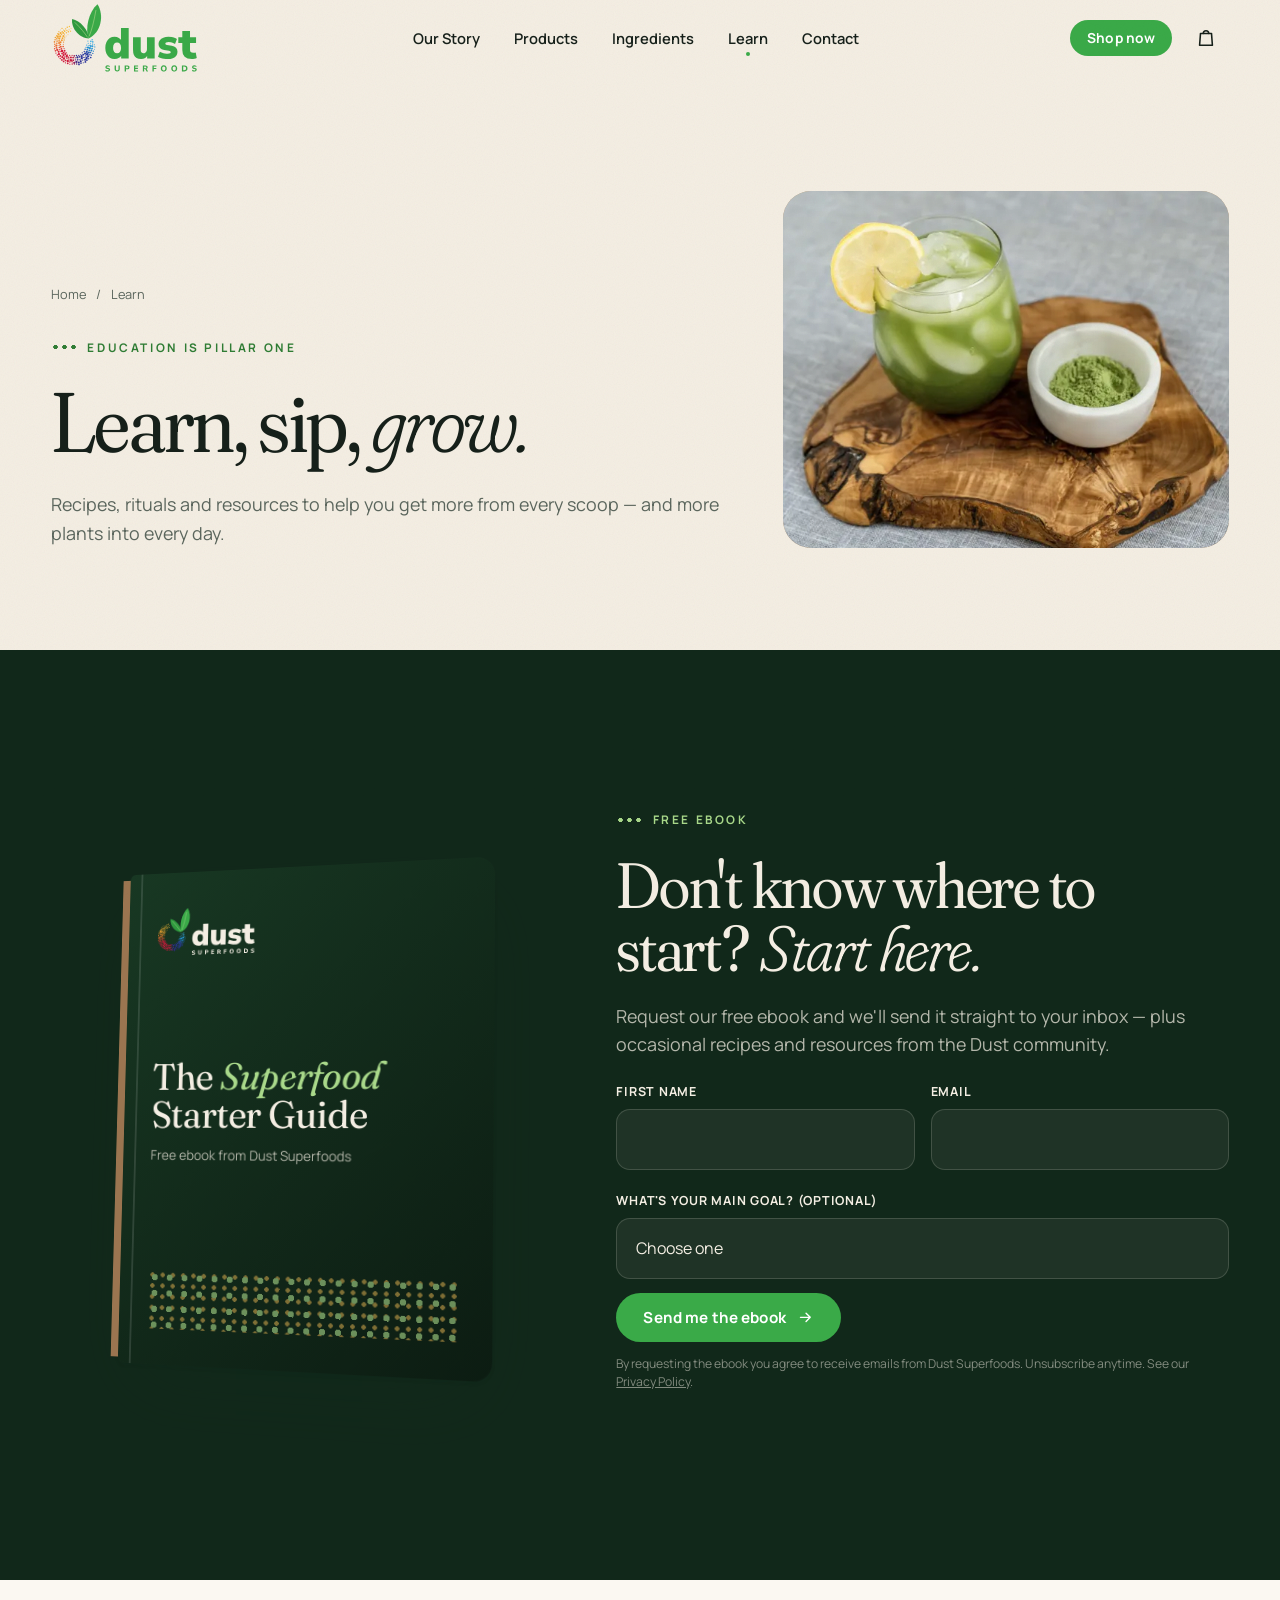
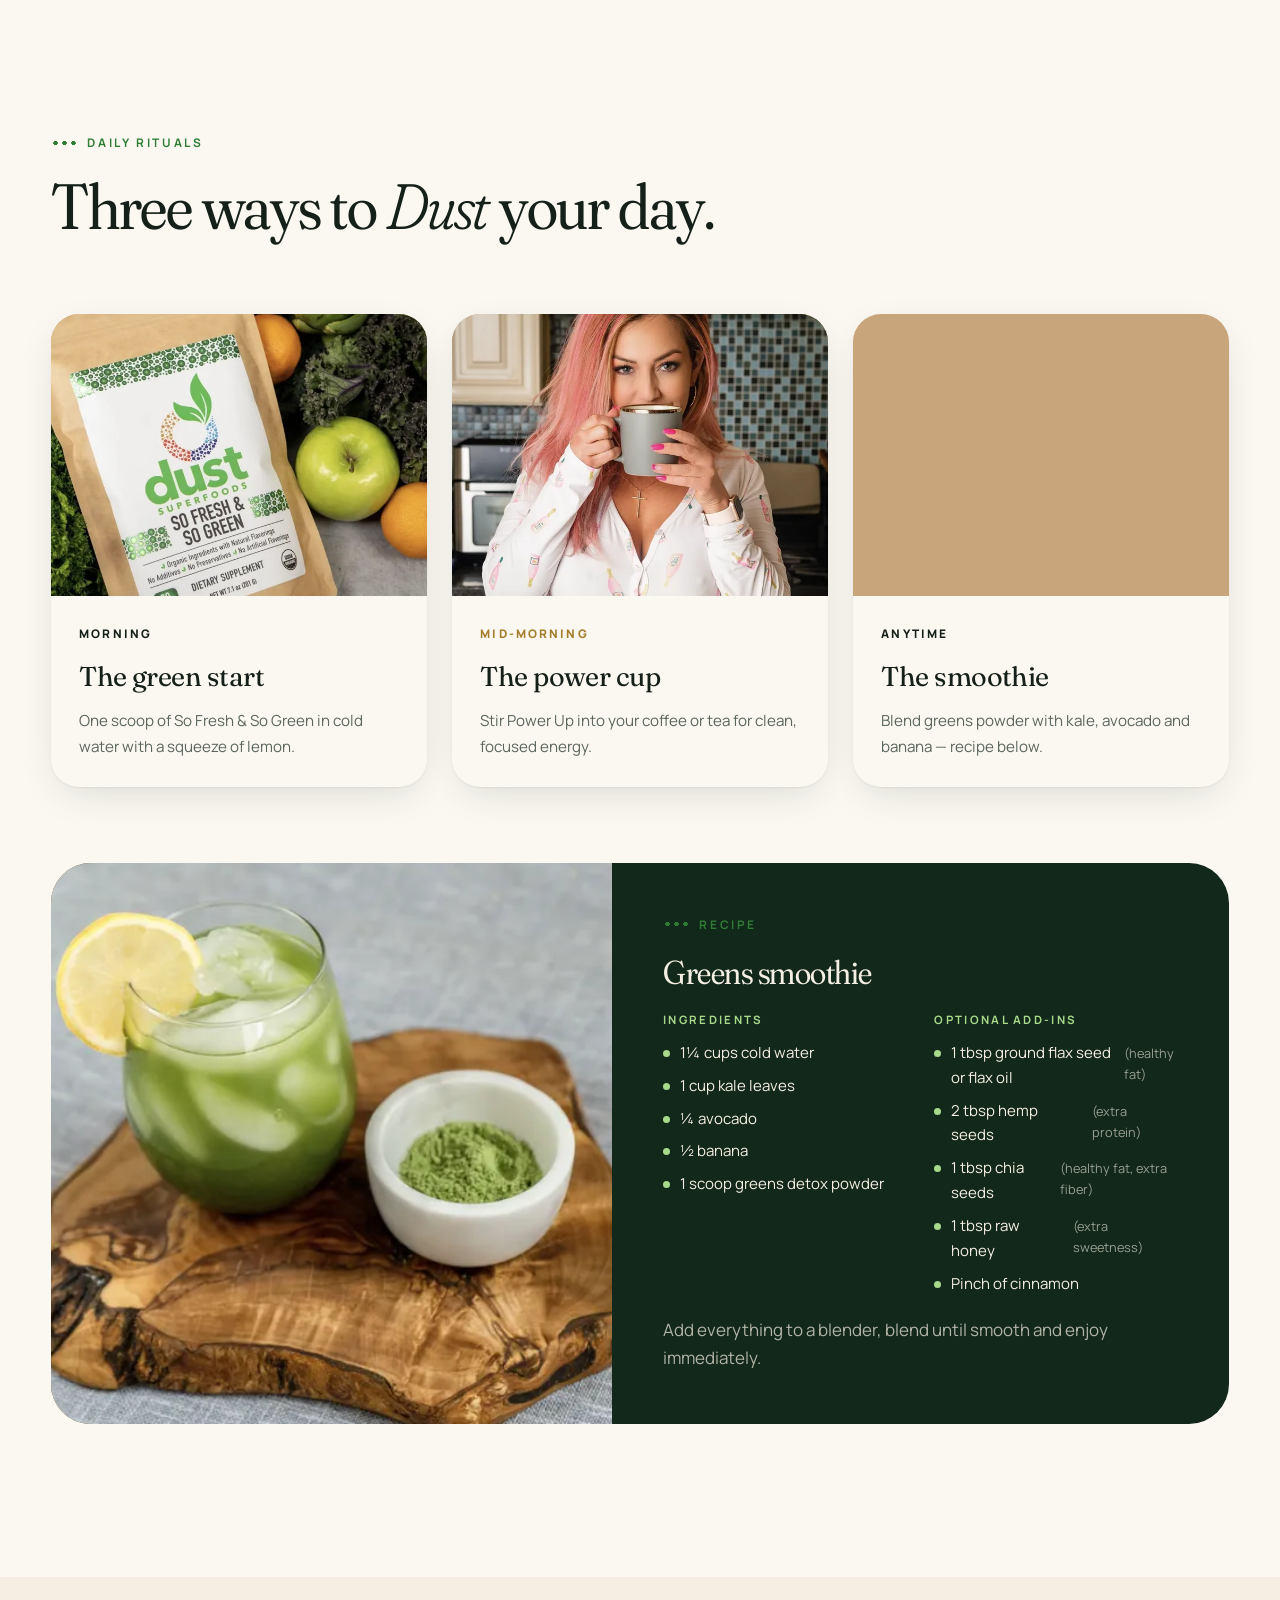
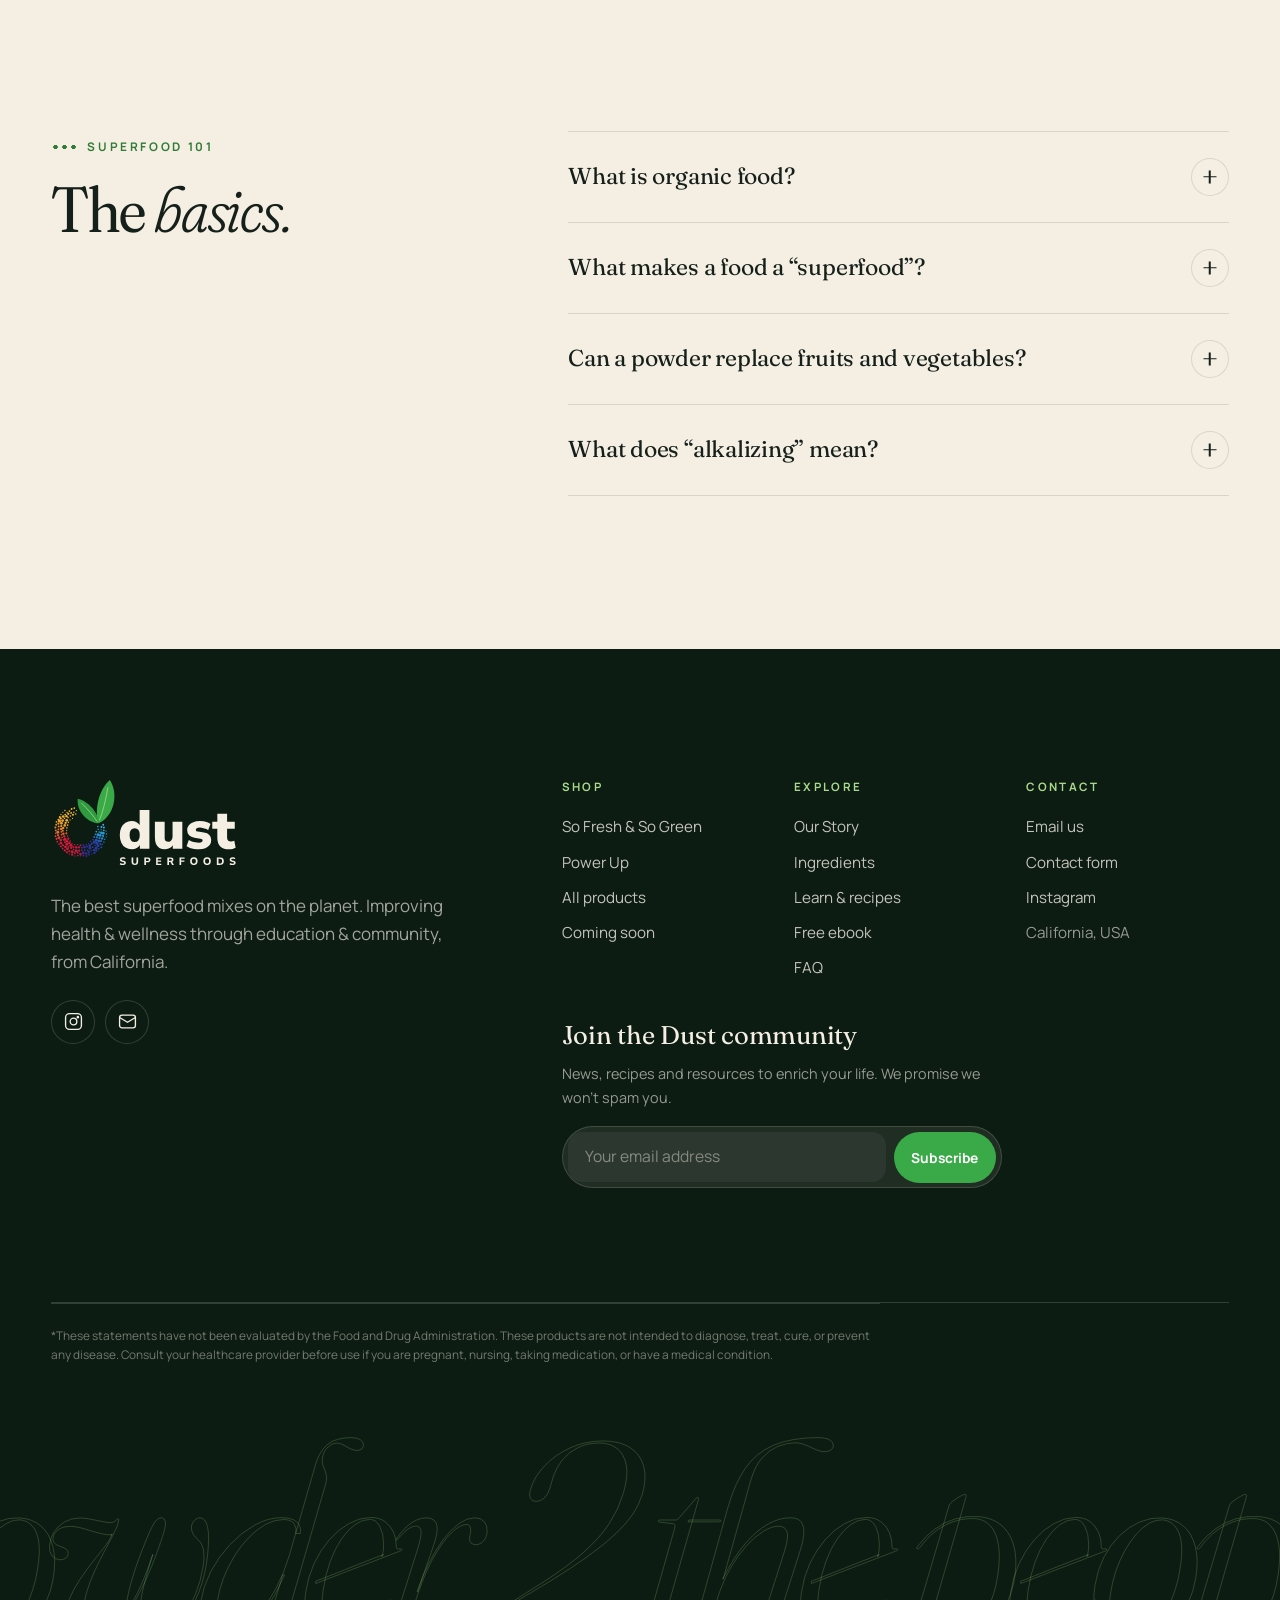
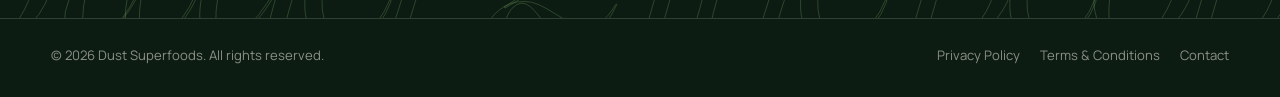
<file: learn.html>
<!doctype html>
<html lang="en" class="no-js">
<head>
<meta charset="utf-8">
<meta name="viewport" content="width=device-width, initial-scale=1, viewport-fit=cover">
<title>Learn — Superfood Recipes, Rituals & Free Ebook | Dust Superfoods</title>
<meta name="description" content="Superfood recipes, daily rituals and a free starter ebook from Dust Superfoods. Learn how to get more plants into every day.">
<link rel="canonical" href="https://www.dustsuperfoods.com/learn.html">
<meta name="theme-color" content="#11281a">
<meta property="og:type" content="website">
<meta property="og:site_name" content="Dust Superfoods">
<meta property="og:title" content="Learn — Superfood Recipes, Rituals & Free Ebook | Dust Superfoods">
<meta property="og:description" content="Superfood recipes, daily rituals and a free starter ebook from Dust Superfoods. Learn how to get more plants into every day.">
<meta property="og:url" content="https://www.dustsuperfoods.com/learn.html">
<meta property="og:image" content="https://www.dustsuperfoods.com/assets/img/og-image.jpg">
<meta name="twitter:card" content="summary_large_image">
<link rel="icon" href="assets/favicon.svg" type="image/svg+xml">
<link rel="apple-touch-icon" href="assets/apple-touch-icon.png">
<link rel="preload" href="assets/fonts/fraunces-latin-full-normal.woff2" as="font" type="font/woff2" crossorigin>
<link rel="preload" href="assets/fonts/manrope-latin-wght-normal.woff2" as="font" type="font/woff2" crossorigin>

<link rel="stylesheet" href="css/style.css">

</head>
<body class="">

<div class="veil" aria-hidden="true"></div>

<a class="skip-link" href="#main">Skip to content</a>
<header class="site-header">
  <div class="container header-inner">
    <a href="index.html" class="logo" aria-label="Dust Superfoods home"><svg xmlns="http://www.w3.org/2000/svg" viewBox="0 0 710 345" role="img" aria-label="Dust Superfoods"><title>Dust Superfoods</title><circle cx="80.4" cy="154.8" r="2.07" fill="#f7b737"/><circle cx="71.2" cy="160.6" r="2.25" fill="#f6b134"/><circle cx="64.9" cy="169.4" r="3.02" fill="#f5ac32"/><circle cx="62.1" cy="179.8" r="3.32" fill="#f4a62f"/><circle cx="59.3" cy="189.8" r="3.16" fill="#f18e2f"/><circle cx="58.2" cy="200.0" r="2.44" fill="#ee762e"/><circle cx="57.4" cy="210.6" r="3.99" fill="#e75632"/><circle cx="61.8" cy="220.3" r="2.72" fill="#dc2e38"/><circle cx="64.5" cy="230.8" r="4.24" fill="#d61a3c"/><circle cx="71.4" cy="239.2" r="3.08" fill="#d41a3d"/><circle cx="78.5" cy="247.8" r="2.35" fill="#d21a3d"/><circle cx="88.5" cy="252.8" r="2.86" fill="#cf1a3d"/><circle cx="99.8" cy="252.8" r="2.50" fill="#cd1a3e"/><circle cx="110.1" cy="255.0" r="3.96" fill="#981f59"/><circle cx="120.5" cy="253.7" r="3.47" fill="#2f2a90"/><circle cx="131.4" cy="253.3" r="3.03" fill="#2e2f95"/><circle cx="141.0" cy="248.2" r="2.38" fill="#2d349a"/><circle cx="148.0" cy="240.0" r="2.68" fill="#2c3aa0"/><circle cx="157.4" cy="234.2" r="3.15" fill="#2b3fa5"/><circle cx="161.5" cy="224.1" r="3.48" fill="#246dbf"/><circle cx="165.9" cy="214.4" r="2.88" fill="#2292d5"/><circle cx="169.3" cy="204.0" r="3.16" fill="#2e9fdc"/><circle cx="92.4" cy="138.3" r="2.85" fill="#f9c03b"/><circle cx="82.2" cy="141.0" r="3.87" fill="#f8bb39"/><circle cx="72.6" cy="145.6" r="3.11" fill="#f7b637"/><circle cx="63.6" cy="151.7" r="3.08" fill="#f6b234"/><circle cx="58.8" cy="161.7" r="5.12" fill="#f5ad32"/><circle cx="54.5" cy="171.2" r="4.37" fill="#f4a830"/><circle cx="51.2" cy="180.9" r="4.87" fill="#f39c2f"/><circle cx="45.4" cy="190.3" r="4.60" fill="#f0882e"/><circle cx="44.1" cy="201.1" r="3.88" fill="#ed742e"/><circle cx="46.1" cy="211.7" r="4.66" fill="#e85931"/><circle cx="49.3" cy="221.9" r="4.28" fill="#df3837"/><circle cx="52.5" cy="232.2" r="5.65" fill="#d71a3c"/><circle cx="59.8" cy="240.2" r="4.86" fill="#d51a3c"/><circle cx="68.3" cy="246.5" r="4.96" fill="#d31a3d"/><circle cx="74.6" cy="255.3" r="5.78" fill="#d11a3d"/><circle cx="83.5" cy="261.3" r="3.80" fill="#cf1a3d"/><circle cx="94.2" cy="263.0" r="4.87" fill="#ce1a3e"/><circle cx="104.7" cy="263.2" r="4.29" fill="#c31b43"/><circle cx="114.9" cy="264.3" r="3.33" fill="#6c2470"/><circle cx="125.0" cy="262.5" r="5.15" fill="#2f2b91"/><circle cx="134.9" cy="259.9" r="3.69" fill="#2e3096"/><circle cx="144.8" cy="256.6" r="5.44" fill="#2d349a"/><circle cx="152.4" cy="249.5" r="4.26" fill="#2c389e"/><circle cx="161.6" cy="244.0" r="5.47" fill="#2b3da3"/><circle cx="169.1" cy="236.2" r="5.42" fill="#2852b0"/><circle cx="171.6" cy="225.6" r="4.16" fill="#2278c6"/><circle cx="175.3" cy="215.9" r="5.41" fill="#2393d5"/><circle cx="180.0" cy="205.9" r="2.95" fill="#2d9edb"/><circle cx="176.2" cy="195.2" r="2.69" fill="#36a8e1"/><circle cx="174.9" cy="185.0" r="2.69" fill="#40b3e7"/><circle cx="94.8" cy="125.5" r="2.31" fill="#f9c23c"/><circle cx="85.5" cy="131.4" r="2.69" fill="#f8be3a"/><circle cx="75.3" cy="134.2" r="3.39" fill="#f8ba38"/><circle cx="64.6" cy="137.7" r="4.11" fill="#f7b636"/><circle cx="57.9" cy="146.5" r="4.39" fill="#f6b234"/><circle cx="50.2" cy="154.2" r="3.15" fill="#f5ad32"/><circle cx="43.4" cy="162.8" r="5.18" fill="#f5a931"/><circle cx="39.0" cy="172.9" r="5.23" fill="#f4a22f"/><circle cx="38.3" cy="183.9" r="4.12" fill="#f1912f"/><circle cx="38.2" cy="194.6" r="4.78" fill="#ef7f2e"/><circle cx="38.4" cy="205.0" r="3.19" fill="#ec6e2e"/><circle cx="39.1" cy="215.5" r="3.45" fill="#e65232"/><circle cx="41.4" cy="225.8" r="3.15" fill="#de3537"/><circle cx="47.2" cy="234.7" r="3.42" fill="#d71a3c"/><circle cx="52.3" cy="243.7" r="4.02" fill="#d51a3c"/><circle cx="59.3" cy="251.4" r="5.45" fill="#d41a3d"/><circle cx="65.3" cy="260.7" r="3.42" fill="#d21a3d"/><circle cx="75.2" cy="265.1" r="3.97" fill="#d01a3d"/><circle cx="84.5" cy="270.1" r="3.34" fill="#cf1a3d"/><circle cx="94.1" cy="275.7" r="5.78" fill="#cd1a3e"/><circle cx="105.1" cy="275.5" r="4.35" fill="#b61c49"/><circle cx="115.7" cy="273.8" r="3.29" fill="#692471"/><circle cx="126.3" cy="273.8" r="3.74" fill="#2f2b91"/><circle cx="137.3" cy="273.4" r="3.45" fill="#2e2f95"/><circle cx="145.6" cy="265.5" r="5.66" fill="#2d3399"/><circle cx="155.9" cy="262.2" r="3.41" fill="#2d379d"/><circle cx="164.3" cy="255.5" r="3.08" fill="#2c3aa0"/><circle cx="171.5" cy="247.5" r="5.74" fill="#2b3ea4"/><circle cx="179.0" cy="239.5" r="4.95" fill="#275ab4"/><circle cx="181.1" cy="228.6" r="4.03" fill="#227cc8"/><circle cx="184.0" cy="218.4" r="5.12" fill="#2393d5"/><circle cx="187.7" cy="208.3" r="4.56" fill="#2b9cda"/><circle cx="187.1" cy="197.6" r="2.79" fill="#34a5e0"/><circle cx="188.4" cy="186.6" r="3.80" fill="#3cafe5"/><circle cx="87.0" cy="115.9" r="3.25" fill="#f9c03b"/><circle cx="77.0" cy="119.7" r="3.42" fill="#f8bd3a"/><circle cx="68.9" cy="127.2" r="3.36" fill="#f7b938"/><circle cx="59.9" cy="132.5" r="2.58" fill="#f7b536"/><circle cx="53.1" cy="140.6" r="3.48" fill="#f6b234"/><circle cx="45.4" cy="147.5" r="4.94" fill="#f5ae33"/><circle cx="36.5" cy="154.3" r="4.25" fill="#f5ab31"/><circle cx="31.5" cy="164.0" r="5.77" fill="#f4a730"/><circle cx="27.6" cy="174.1" r="4.02" fill="#f39b2f"/><circle cx="28.7" cy="185.3" r="3.64" fill="#f18c2f"/><circle cx="27.6" cy="195.6" r="3.57" fill="#ee7c2e"/><circle cx="25.6" cy="206.2" r="5.52" fill="#ec6d2e"/><circle cx="26.0" cy="216.9" r="4.34" fill="#e75532"/><circle cx="29.6" cy="227.1" r="5.24" fill="#e03c36"/><circle cx="36.1" cy="235.8" r="4.85" fill="#d9223b"/><circle cx="37.6" cy="247.0" r="5.19" fill="#d61a3c"/><circle cx="44.5" cy="255.3" r="4.34" fill="#d51a3c"/><circle cx="53.8" cy="261.1" r="5.21" fill="#d31a3d"/><circle cx="61.3" cy="268.4" r="5.24" fill="#d21a3d"/><circle cx="68.5" cy="276.9" r="4.11" fill="#d01a3d"/><circle cx="79.3" cy="279.0" r="5.65" fill="#cf1a3d"/><circle cx="88.9" cy="284.0" r="3.48" fill="#ce1a3e"/><circle cx="99.8" cy="283.2" r="3.42" fill="#cc1a3e"/><circle cx="110.0" cy="288.0" r="5.26" fill="#91205d"/><circle cx="120.4" cy="283.8" r="5.31" fill="#4e2780"/><circle cx="131.6" cy="286.2" r="4.84" fill="#2f2c92"/><circle cx="141.0" cy="280.2" r="4.54" fill="#2e2f95"/><circle cx="150.1" cy="275.0" r="3.04" fill="#2d3399"/><circle cx="161.4" cy="273.3" r="4.82" fill="#2d369c"/><circle cx="168.5" cy="265.0" r="5.61" fill="#2c399f"/><circle cx="175.7" cy="257.3" r="5.44" fill="#2b3da3"/><circle cx="183.9" cy="250.1" r="3.59" fill="#2a48aa"/><circle cx="187.0" cy="239.6" r="3.82" fill="#2565bb"/><circle cx="191.2" cy="230.1" r="4.64" fill="#2182cc"/><circle cx="194.4" cy="220.1" r="4.10" fill="#2394d6"/><circle cx="195.6" cy="209.8" r="4.92" fill="#2b9cda"/><circle cx="197.3" cy="199.4" r="3.39" fill="#32a4df"/><circle cx="197.7" cy="188.8" r="3.84" fill="#3aace3"/><circle cx="194.9" cy="178.6" r="3.44" fill="#41b4e8"/><circle cx="52.1" cy="124.9" r="2.86" fill="#f7b536"/><circle cx="44.1" cy="132.0" r="2.11" fill="#f6b234"/><circle cx="37.2" cy="140.3" r="2.63" fill="#f6ae33"/><circle cx="32.9" cy="150.1" r="3.93" fill="#f5ab31"/><circle cx="27.1" cy="158.9" r="3.24" fill="#f4a830"/><circle cx="20.4" cy="167.7" r="3.42" fill="#f3a02f"/><circle cx="19.3" cy="178.5" r="3.34" fill="#f1922f"/><circle cx="16.4" cy="188.8" r="3.90" fill="#f0852e"/><circle cx="18.0" cy="199.6" r="3.43" fill="#ee772e"/><circle cx="17.8" cy="210.1" r="2.83" fill="#eb682e"/><circle cx="17.0" cy="221.1" r="3.32" fill="#e55032"/><circle cx="20.9" cy="231.2" r="3.85" fill="#df3937"/><circle cx="23.4" cy="241.9" r="3.18" fill="#d9223b"/><circle cx="29.9" cy="250.8" r="3.31" fill="#d61a3c"/><circle cx="36.4" cy="259.3" r="3.70" fill="#d51a3c"/><circle cx="43.7" cy="267.1" r="3.37" fill="#d41a3d"/><circle cx="51.5" cy="274.4" r="4.23" fill="#d21a3d"/><circle cx="59.6" cy="281.6" r="4.09" fill="#d11a3d"/><circle cx="68.5" cy="288.0" r="2.80" fill="#d01a3d"/><circle cx="79.2" cy="290.5" r="4.23" fill="#ce1a3e"/><circle cx="89.2" cy="295.0" r="2.54" fill="#cd1a3e"/><circle cx="100.3" cy="293.4" r="3.18" fill="#c81a40"/><circle cx="110.8" cy="293.9" r="2.76" fill="#8b2160"/><circle cx="121.3" cy="293.4" r="3.66" fill="#4f277f"/><circle cx="132.4" cy="295.3" r="4.13" fill="#2f2b91"/><circle cx="141.9" cy="289.4" r="3.75" fill="#2e2f95"/><circle cx="152.7" cy="287.8" r="2.55" fill="#2e3298"/><circle cx="162.8" cy="283.7" r="4.28" fill="#2d359b"/><circle cx="169.8" cy="274.9" r="4.25" fill="#2c389e"/><circle cx="178.4" cy="268.6" r="3.27" fill="#2c3ba1"/><circle cx="187.9" cy="262.7" r="4.00" fill="#2b3ea4"/><circle cx="190.9" cy="251.6" r="3.16" fill="#294fae"/><circle cx="197.8" cy="243.3" r="2.96" fill="#256abd"/><circle cx="200.6" cy="232.9" r="2.92" fill="#2184cd"/><circle cx="206.2" cy="223.5" r="2.26" fill="#2393d5"/><circle cx="207.4" cy="212.7" r="2.85" fill="#2a9bda"/><circle cx="205.6" cy="201.9" r="2.39" fill="#31a2de"/><path d="M178.0 173.0C178.7 132.8 137.7 88.6 100.0 81.0C94.2 130.2 138.8 171.5 178.0 173.0Z" fill="#2F9A3F"/><path d="M178.0 173.0C237.1 145.1 253.2 62.8 220.0 11.0C175.8 48.0 161.3 130.6 178.0 173.0Z" fill="#3AAA48"/><path d="M171.8 165.6Q154.4 137.7 114.0 97.6" stroke="#A9D98A" stroke-width="3.5" fill="none" stroke-linecap="round" opacity=".85"/><path d="M181.4 160.0Q199.2 118.0 212.4 40.2" stroke="#A9D98A" stroke-width="3.5" fill="none" stroke-linecap="round" opacity=".85"/><g fill="var(--logo-word,#3AAA48)"><g transform="translate(251.1 267.7)"><path transform="translate(0.00 0) scale(0.20500 -0.20500)" d="M244 -11Q181 -11 132.5 20.0Q84 51 56.5 109.0Q29 167 29 246Q29 327 56.5 384.0Q84 441 132.5 472.0Q181 503 244 503Q299 503 343 477Q374 458 391 432V705H569V0H395V67Q379 37 346 17Q301 -11 244 -11ZM301 120Q341 120 367.0 150.0Q393 180 393 246Q393 313 367.0 342.5Q341 372 301 372Q260 372 234.0 342.5Q208 313 208 246Q208 180 234.0 150.0Q260 120 301 120Z"/><path transform="translate(127.10 0) scale(0.20500 -0.20500)" d="M236 -11Q172 -11 131.0 12.5Q90 36 69.5 83.0Q49 130 49 202V492H227V197Q227 173 233.5 157.0Q240 141 254.0 133.0Q268 125 289 125Q313 125 331.5 136.5Q350 148 360.5 169.5Q371 191 371 220V492H549V0H375V61Q356 33 330 15Q290 -11 236 -11Z"/><path transform="translate(250.31 0) scale(0.20500 -0.20500)" d="M248 -11Q203 -11 161.5 -5.0Q120 1 86.0 13.0Q52 25 25 42L66 157Q91 143 121.5 132.0Q152 121 185.0 115.0Q218 109 249 109Q286 109 302.0 119.5Q318 130 318 147Q318 162 307.5 170.0Q297 178 278 181L167 199Q105 210 71.0 244.5Q37 279 37 335Q37 387 66.5 424.5Q96 462 147.5 482.5Q199 503 266 503Q302 503 337.0 497.5Q372 492 404.0 480.5Q436 469 462 450L418 337Q399 351 373.0 361.0Q347 371 319.5 377.5Q292 384 269 384Q228 384 211.0 373.0Q194 362 194 345Q194 332 203.0 323.5Q212 315 231 312L342 293Q406 283 440.5 249.5Q475 216 475 159Q475 105 447.0 67.0Q419 29 368.0 9.0Q317 -11 248 -11Z"/><path transform="translate(351.99 0) scale(0.20500 -0.20500)" d="M310 -11Q198 -11 144.0 41.0Q90 93 90 198V361H-2V492H90V635H268V492H408V361H268V204Q268 167 285.5 149.5Q303 132 341 132Q353 132 367.5 135.0Q382 138 400 142L424 14Q401 2 370.5 -4.5Q340 -11 310 -11Z"/></g><g transform="translate(255.2 328.6)"><path transform="translate(0.00 0) scale(0.04000 -0.04000)" d="M323 -11Q268 -11 216.5 -1.5Q165 8 121.0 25.5Q77 43 44 67L89 189Q121 167 158.0 151.0Q195 135 237.0 126.5Q279 118 323 118Q396 118 427.0 140.5Q458 163 458 197Q458 216 448.5 230.0Q439 244 417.5 254.5Q396 265 359 272L246 296Q150 316 103.5 364.5Q57 413 57 492Q57 560 93.5 610.0Q130 660 194.5 688.0Q259 716 343 716Q392 716 437.0 706.5Q482 697 520.0 679.0Q558 661 586 636L541 522Q501 554 451.0 570.5Q401 587 342 587Q300 587 270.5 576.0Q241 565 225.5 545.0Q210 525 210 499Q210 470 231.0 452.0Q252 434 304 423L417 399Q515 378 563.0 331.5Q611 285 611 209Q611 143 575.5 93.5Q540 44 475.5 16.5Q411 -11 323 -11Z"/><path transform="translate(43.29 0) scale(0.04000 -0.04000)" d="M373 -11Q223 -11 144.5 66.0Q66 143 66 295V705H221V294Q221 208 260.0 164.5Q299 121 373 121Q447 121 485.5 164.5Q524 208 524 294V705H677V295Q677 143 600.0 66.0Q523 -11 373 -11Z"/><path transform="translate(90.67 0) scale(0.04000 -0.04000)" d="M71 0V705H393Q472 705 527.0 678.0Q582 651 610.5 601.0Q639 551 639 480Q639 409 610.5 358.5Q582 308 527.0 281.0Q472 254 393 254H226V0ZM226 374H367Q427 374 458.5 401.0Q490 428 490 480Q490 532 458.5 558.0Q427 584 367 584H226Z"/><path transform="translate(134.88 0) scale(0.04000 -0.04000)" d="M71 0V705H554V584H219V419H532V297H219V121H554V0Z"/><path transform="translate(176.73 0) scale(0.04000 -0.04000)" d="M71 0V705H393Q511 705 575.0 648.0Q639 591 639 489Q639 423 610.0 375.0Q581 327 527 301Q507 292 485 286Q501 281 516 272Q547 251 570 209L684 0H513L391 225Q381 243 368.0 253.5Q355 264 338.5 268.5Q322 273 302 273H226V0ZM226 385H365Q427 385 458.5 410.0Q490 435 490 485Q490 534 458.5 559.0Q427 584 365 584H226Z"/><path transform="translate(222.23 0) scale(0.04000 -0.04000)" d="M71 0V705H547V584H226V412H525V291H226V0Z"/><path transform="translate(262.68 0) scale(0.04000 -0.04000)" d="M398 -11Q320 -11 255.5 15.0Q191 41 145.0 89.0Q99 137 74.5 204.0Q50 271 50 353Q50 436 74.5 502.5Q99 569 145.0 616.5Q191 664 255.5 690.0Q320 716 398 716Q477 716 541.0 690.0Q605 664 651.0 617.0Q697 570 722.0 503.0Q747 436 747 354Q747 271 722.0 204.0Q697 137 651.0 89.0Q605 41 541.0 15.0Q477 -11 398 -11ZM398 121Q458 121 499.0 148.5Q540 176 562.5 228.5Q585 281 585 353Q585 426 563.0 478.0Q541 530 499.0 557.0Q457 584 398 584Q340 584 298.0 557.0Q256 530 234.0 478.0Q212 426 212 353Q212 281 234.0 228.5Q256 176 298.0 148.5Q340 121 398 121Z"/><path transform="translate(312.17 0) scale(0.04000 -0.04000)" d="M398 -11Q320 -11 255.5 15.0Q191 41 145.0 89.0Q99 137 74.5 204.0Q50 271 50 353Q50 436 74.5 502.5Q99 569 145.0 616.5Q191 664 255.5 690.0Q320 716 398 716Q477 716 541.0 690.0Q605 664 651.0 617.0Q697 570 722.0 503.0Q747 436 747 354Q747 271 722.0 204.0Q697 137 651.0 89.0Q605 41 541.0 15.0Q477 -11 398 -11ZM398 121Q458 121 499.0 148.5Q540 176 562.5 228.5Q585 281 585 353Q585 426 563.0 478.0Q541 530 499.0 557.0Q457 584 398 584Q340 584 298.0 557.0Q256 530 234.0 478.0Q212 426 212 353Q212 281 234.0 228.5Q256 176 298.0 148.5Q340 121 398 121Z"/><path transform="translate(361.67 0) scale(0.04000 -0.04000)" d="M71 0V705H347Q467 705 551.5 663.5Q636 622 680.5 543.5Q725 465 725 353Q725 241 680.5 162.0Q636 83 551.5 41.5Q467 0 347 0ZM226 127H338Q451 127 507.0 183.0Q563 239 563 353Q563 467 506.5 522.5Q450 578 338 578H226Z"/><path transform="translate(410.28 0) scale(0.04000 -0.04000)" d="M323 -11Q268 -11 216.5 -1.5Q165 8 121.0 25.5Q77 43 44 67L89 189Q121 167 158.0 151.0Q195 135 237.0 126.5Q279 118 323 118Q396 118 427.0 140.5Q458 163 458 197Q458 216 448.5 230.0Q439 244 417.5 254.5Q396 265 359 272L246 296Q150 316 103.5 364.5Q57 413 57 492Q57 560 93.5 610.0Q130 660 194.5 688.0Q259 716 343 716Q392 716 437.0 706.5Q482 697 520.0 679.0Q558 661 586 636L541 522Q501 554 451.0 570.5Q401 587 342 587Q300 587 270.5 576.0Q241 565 225.5 545.0Q210 525 210 499Q210 470 231.0 452.0Q252 434 304 423L417 399Q515 378 563.0 331.5Q611 285 611 209Q611 143 575.5 93.5Q540 44 475.5 16.5Q411 -11 323 -11Z"/></g></g></svg></a>
    <nav class="nav" aria-label="Main"><a href="about.html">Our Story</a><a href="shop.html">Products</a><a href="ingredients.html">Ingredients</a><a href="learn.html" aria-current="page">Learn</a><a href="contact.html">Contact</a></nav>
    <div class="header-actions">
      <a href="shop.html" class="btn btn--leaf btn--sm header-cta" data-magnetic>Shop now</a>
      <button class="icon-btn" type="button" data-open-cart aria-label="Open shopping bag"><svg viewBox="0 0 24 24" fill="none" stroke="currentColor" stroke-width="1.7" stroke-linecap="round" stroke-linejoin="round" aria-hidden="true"><path d="M6 7h12l1 13H5L6 7z"/><path d="M9 7a3 3 0 0 1 6 0"/></svg><span class="cart-count" aria-live="polite">0</span></button>
      <button class="icon-btn menu-toggle" type="button" aria-expanded="false" aria-controls="mobile-menu" aria-label="Open menu"><span class="bars"><span></span><span></span></span></button>
    </div>
  </div>
</header>
<div class="mobile-menu" id="mobile-menu" aria-hidden="true">
  <nav aria-label="Mobile"><a href="index.html"><small>01</small>Home</a><a href="about.html"><small>02</small>Our Story</a><a href="shop.html"><small>03</small>Products</a><a href="ingredients.html"><small>04</small>Ingredients</a><a href="learn.html"><small>05</small>Learn</a><a href="contact.html"><small>06</small>Contact</a></nav>
  <div class="mm-foot"><a href="shop.html" class="btn btn--leaf">Shop the blends <svg class="arrow" viewBox="0 0 24 24" fill="none" stroke="currentColor" stroke-width="2" stroke-linecap="round" stroke-linejoin="round" aria-hidden="true"><path d="M5 12h14M13 6l6 6-6 6"/></svg></a><a href="https://www.instagram.com/dustsuperfoods/" data-ig target="_blank" rel="noopener">@dustsuperfoods</a></div>
</div>
<main id="main">

<section class="page-hero on-cream">
  <div class="container about-hero-grid">
    <div><nav class="crumbs" aria-label="Breadcrumb"><a href="index.html">Home</a><span>/</span><span>Learn</span></nav>
    <span class="eyebrow">Education is pillar one</span><h1 class="h1">Learn, sip, <em>grow.</em></h1>
    <p class="lead">Recipes, rituals and resources to help you get more from every scoop — and more plants into every day.</p></div>
    <figure class="frame" style="aspect-ratio:5/4" data-reveal-img><img src="assets/img/green-drink.webp" srcset="assets/img/green-drink-sm.webp 720w, assets/img/green-drink.webp 1400w" sizes="(max-width:900px) 100vw, 40vw" width="1400" height="954" alt="Green drink next to a bowl of greens powder" fetchpriority="high"></figure>
  </div>
</section>

<section class="section on-dark" id="ebook" aria-labelledby="ebook-title">
  <div class="container ebook">
    <div class="ebook-cover" aria-hidden="true"><span class="logo-mini"><svg xmlns="http://www.w3.org/2000/svg" viewBox="0 0 710 345" role="img" aria-label="Dust Superfoods"><title>Dust Superfoods</title><circle cx="80.4" cy="154.8" r="2.07" fill="#f7b737"/><circle cx="71.2" cy="160.6" r="2.25" fill="#f6b134"/><circle cx="64.9" cy="169.4" r="3.02" fill="#f5ac32"/><circle cx="62.1" cy="179.8" r="3.32" fill="#f4a62f"/><circle cx="59.3" cy="189.8" r="3.16" fill="#f18e2f"/><circle cx="58.2" cy="200.0" r="2.44" fill="#ee762e"/><circle cx="57.4" cy="210.6" r="3.99" fill="#e75632"/><circle cx="61.8" cy="220.3" r="2.72" fill="#dc2e38"/><circle cx="64.5" cy="230.8" r="4.24" fill="#d61a3c"/><circle cx="71.4" cy="239.2" r="3.08" fill="#d41a3d"/><circle cx="78.5" cy="247.8" r="2.35" fill="#d21a3d"/><circle cx="88.5" cy="252.8" r="2.86" fill="#cf1a3d"/><circle cx="99.8" cy="252.8" r="2.50" fill="#cd1a3e"/><circle cx="110.1" cy="255.0" r="3.96" fill="#981f59"/><circle cx="120.5" cy="253.7" r="3.47" fill="#2f2a90"/><circle cx="131.4" cy="253.3" r="3.03" fill="#2e2f95"/><circle cx="141.0" cy="248.2" r="2.38" fill="#2d349a"/><circle cx="148.0" cy="240.0" r="2.68" fill="#2c3aa0"/><circle cx="157.4" cy="234.2" r="3.15" fill="#2b3fa5"/><circle cx="161.5" cy="224.1" r="3.48" fill="#246dbf"/><circle cx="165.9" cy="214.4" r="2.88" fill="#2292d5"/><circle cx="169.3" cy="204.0" r="3.16" fill="#2e9fdc"/><circle cx="92.4" cy="138.3" r="2.85" fill="#f9c03b"/><circle cx="82.2" cy="141.0" r="3.87" fill="#f8bb39"/><circle cx="72.6" cy="145.6" r="3.11" fill="#f7b637"/><circle cx="63.6" cy="151.7" r="3.08" fill="#f6b234"/><circle cx="58.8" cy="161.7" r="5.12" fill="#f5ad32"/><circle cx="54.5" cy="171.2" r="4.37" fill="#f4a830"/><circle cx="51.2" cy="180.9" r="4.87" fill="#f39c2f"/><circle cx="45.4" cy="190.3" r="4.60" fill="#f0882e"/><circle cx="44.1" cy="201.1" r="3.88" fill="#ed742e"/><circle cx="46.1" cy="211.7" r="4.66" fill="#e85931"/><circle cx="49.3" cy="221.9" r="4.28" fill="#df3837"/><circle cx="52.5" cy="232.2" r="5.65" fill="#d71a3c"/><circle cx="59.8" cy="240.2" r="4.86" fill="#d51a3c"/><circle cx="68.3" cy="246.5" r="4.96" fill="#d31a3d"/><circle cx="74.6" cy="255.3" r="5.78" fill="#d11a3d"/><circle cx="83.5" cy="261.3" r="3.80" fill="#cf1a3d"/><circle cx="94.2" cy="263.0" r="4.87" fill="#ce1a3e"/><circle cx="104.7" cy="263.2" r="4.29" fill="#c31b43"/><circle cx="114.9" cy="264.3" r="3.33" fill="#6c2470"/><circle cx="125.0" cy="262.5" r="5.15" fill="#2f2b91"/><circle cx="134.9" cy="259.9" r="3.69" fill="#2e3096"/><circle cx="144.8" cy="256.6" r="5.44" fill="#2d349a"/><circle cx="152.4" cy="249.5" r="4.26" fill="#2c389e"/><circle cx="161.6" cy="244.0" r="5.47" fill="#2b3da3"/><circle cx="169.1" cy="236.2" r="5.42" fill="#2852b0"/><circle cx="171.6" cy="225.6" r="4.16" fill="#2278c6"/><circle cx="175.3" cy="215.9" r="5.41" fill="#2393d5"/><circle cx="180.0" cy="205.9" r="2.95" fill="#2d9edb"/><circle cx="176.2" cy="195.2" r="2.69" fill="#36a8e1"/><circle cx="174.9" cy="185.0" r="2.69" fill="#40b3e7"/><circle cx="94.8" cy="125.5" r="2.31" fill="#f9c23c"/><circle cx="85.5" cy="131.4" r="2.69" fill="#f8be3a"/><circle cx="75.3" cy="134.2" r="3.39" fill="#f8ba38"/><circle cx="64.6" cy="137.7" r="4.11" fill="#f7b636"/><circle cx="57.9" cy="146.5" r="4.39" fill="#f6b234"/><circle cx="50.2" cy="154.2" r="3.15" fill="#f5ad32"/><circle cx="43.4" cy="162.8" r="5.18" fill="#f5a931"/><circle cx="39.0" cy="172.9" r="5.23" fill="#f4a22f"/><circle cx="38.3" cy="183.9" r="4.12" fill="#f1912f"/><circle cx="38.2" cy="194.6" r="4.78" fill="#ef7f2e"/><circle cx="38.4" cy="205.0" r="3.19" fill="#ec6e2e"/><circle cx="39.1" cy="215.5" r="3.45" fill="#e65232"/><circle cx="41.4" cy="225.8" r="3.15" fill="#de3537"/><circle cx="47.2" cy="234.7" r="3.42" fill="#d71a3c"/><circle cx="52.3" cy="243.7" r="4.02" fill="#d51a3c"/><circle cx="59.3" cy="251.4" r="5.45" fill="#d41a3d"/><circle cx="65.3" cy="260.7" r="3.42" fill="#d21a3d"/><circle cx="75.2" cy="265.1" r="3.97" fill="#d01a3d"/><circle cx="84.5" cy="270.1" r="3.34" fill="#cf1a3d"/><circle cx="94.1" cy="275.7" r="5.78" fill="#cd1a3e"/><circle cx="105.1" cy="275.5" r="4.35" fill="#b61c49"/><circle cx="115.7" cy="273.8" r="3.29" fill="#692471"/><circle cx="126.3" cy="273.8" r="3.74" fill="#2f2b91"/><circle cx="137.3" cy="273.4" r="3.45" fill="#2e2f95"/><circle cx="145.6" cy="265.5" r="5.66" fill="#2d3399"/><circle cx="155.9" cy="262.2" r="3.41" fill="#2d379d"/><circle cx="164.3" cy="255.5" r="3.08" fill="#2c3aa0"/><circle cx="171.5" cy="247.5" r="5.74" fill="#2b3ea4"/><circle cx="179.0" cy="239.5" r="4.95" fill="#275ab4"/><circle cx="181.1" cy="228.6" r="4.03" fill="#227cc8"/><circle cx="184.0" cy="218.4" r="5.12" fill="#2393d5"/><circle cx="187.7" cy="208.3" r="4.56" fill="#2b9cda"/><circle cx="187.1" cy="197.6" r="2.79" fill="#34a5e0"/><circle cx="188.4" cy="186.6" r="3.80" fill="#3cafe5"/><circle cx="87.0" cy="115.9" r="3.25" fill="#f9c03b"/><circle cx="77.0" cy="119.7" r="3.42" fill="#f8bd3a"/><circle cx="68.9" cy="127.2" r="3.36" fill="#f7b938"/><circle cx="59.9" cy="132.5" r="2.58" fill="#f7b536"/><circle cx="53.1" cy="140.6" r="3.48" fill="#f6b234"/><circle cx="45.4" cy="147.5" r="4.94" fill="#f5ae33"/><circle cx="36.5" cy="154.3" r="4.25" fill="#f5ab31"/><circle cx="31.5" cy="164.0" r="5.77" fill="#f4a730"/><circle cx="27.6" cy="174.1" r="4.02" fill="#f39b2f"/><circle cx="28.7" cy="185.3" r="3.64" fill="#f18c2f"/><circle cx="27.6" cy="195.6" r="3.57" fill="#ee7c2e"/><circle cx="25.6" cy="206.2" r="5.52" fill="#ec6d2e"/><circle cx="26.0" cy="216.9" r="4.34" fill="#e75532"/><circle cx="29.6" cy="227.1" r="5.24" fill="#e03c36"/><circle cx="36.1" cy="235.8" r="4.85" fill="#d9223b"/><circle cx="37.6" cy="247.0" r="5.19" fill="#d61a3c"/><circle cx="44.5" cy="255.3" r="4.34" fill="#d51a3c"/><circle cx="53.8" cy="261.1" r="5.21" fill="#d31a3d"/><circle cx="61.3" cy="268.4" r="5.24" fill="#d21a3d"/><circle cx="68.5" cy="276.9" r="4.11" fill="#d01a3d"/><circle cx="79.3" cy="279.0" r="5.65" fill="#cf1a3d"/><circle cx="88.9" cy="284.0" r="3.48" fill="#ce1a3e"/><circle cx="99.8" cy="283.2" r="3.42" fill="#cc1a3e"/><circle cx="110.0" cy="288.0" r="5.26" fill="#91205d"/><circle cx="120.4" cy="283.8" r="5.31" fill="#4e2780"/><circle cx="131.6" cy="286.2" r="4.84" fill="#2f2c92"/><circle cx="141.0" cy="280.2" r="4.54" fill="#2e2f95"/><circle cx="150.1" cy="275.0" r="3.04" fill="#2d3399"/><circle cx="161.4" cy="273.3" r="4.82" fill="#2d369c"/><circle cx="168.5" cy="265.0" r="5.61" fill="#2c399f"/><circle cx="175.7" cy="257.3" r="5.44" fill="#2b3da3"/><circle cx="183.9" cy="250.1" r="3.59" fill="#2a48aa"/><circle cx="187.0" cy="239.6" r="3.82" fill="#2565bb"/><circle cx="191.2" cy="230.1" r="4.64" fill="#2182cc"/><circle cx="194.4" cy="220.1" r="4.10" fill="#2394d6"/><circle cx="195.6" cy="209.8" r="4.92" fill="#2b9cda"/><circle cx="197.3" cy="199.4" r="3.39" fill="#32a4df"/><circle cx="197.7" cy="188.8" r="3.84" fill="#3aace3"/><circle cx="194.9" cy="178.6" r="3.44" fill="#41b4e8"/><circle cx="52.1" cy="124.9" r="2.86" fill="#f7b536"/><circle cx="44.1" cy="132.0" r="2.11" fill="#f6b234"/><circle cx="37.2" cy="140.3" r="2.63" fill="#f6ae33"/><circle cx="32.9" cy="150.1" r="3.93" fill="#f5ab31"/><circle cx="27.1" cy="158.9" r="3.24" fill="#f4a830"/><circle cx="20.4" cy="167.7" r="3.42" fill="#f3a02f"/><circle cx="19.3" cy="178.5" r="3.34" fill="#f1922f"/><circle cx="16.4" cy="188.8" r="3.90" fill="#f0852e"/><circle cx="18.0" cy="199.6" r="3.43" fill="#ee772e"/><circle cx="17.8" cy="210.1" r="2.83" fill="#eb682e"/><circle cx="17.0" cy="221.1" r="3.32" fill="#e55032"/><circle cx="20.9" cy="231.2" r="3.85" fill="#df3937"/><circle cx="23.4" cy="241.9" r="3.18" fill="#d9223b"/><circle cx="29.9" cy="250.8" r="3.31" fill="#d61a3c"/><circle cx="36.4" cy="259.3" r="3.70" fill="#d51a3c"/><circle cx="43.7" cy="267.1" r="3.37" fill="#d41a3d"/><circle cx="51.5" cy="274.4" r="4.23" fill="#d21a3d"/><circle cx="59.6" cy="281.6" r="4.09" fill="#d11a3d"/><circle cx="68.5" cy="288.0" r="2.80" fill="#d01a3d"/><circle cx="79.2" cy="290.5" r="4.23" fill="#ce1a3e"/><circle cx="89.2" cy="295.0" r="2.54" fill="#cd1a3e"/><circle cx="100.3" cy="293.4" r="3.18" fill="#c81a40"/><circle cx="110.8" cy="293.9" r="2.76" fill="#8b2160"/><circle cx="121.3" cy="293.4" r="3.66" fill="#4f277f"/><circle cx="132.4" cy="295.3" r="4.13" fill="#2f2b91"/><circle cx="141.9" cy="289.4" r="3.75" fill="#2e2f95"/><circle cx="152.7" cy="287.8" r="2.55" fill="#2e3298"/><circle cx="162.8" cy="283.7" r="4.28" fill="#2d359b"/><circle cx="169.8" cy="274.9" r="4.25" fill="#2c389e"/><circle cx="178.4" cy="268.6" r="3.27" fill="#2c3ba1"/><circle cx="187.9" cy="262.7" r="4.00" fill="#2b3ea4"/><circle cx="190.9" cy="251.6" r="3.16" fill="#294fae"/><circle cx="197.8" cy="243.3" r="2.96" fill="#256abd"/><circle cx="200.6" cy="232.9" r="2.92" fill="#2184cd"/><circle cx="206.2" cy="223.5" r="2.26" fill="#2393d5"/><circle cx="207.4" cy="212.7" r="2.85" fill="#2a9bda"/><circle cx="205.6" cy="201.9" r="2.39" fill="#31a2de"/><path d="M178.0 173.0C178.7 132.8 137.7 88.6 100.0 81.0C94.2 130.2 138.8 171.5 178.0 173.0Z" fill="#2F9A3F"/><path d="M178.0 173.0C237.1 145.1 253.2 62.8 220.0 11.0C175.8 48.0 161.3 130.6 178.0 173.0Z" fill="#3AAA48"/><path d="M171.8 165.6Q154.4 137.7 114.0 97.6" stroke="#A9D98A" stroke-width="3.5" fill="none" stroke-linecap="round" opacity=".85"/><path d="M181.4 160.0Q199.2 118.0 212.4 40.2" stroke="#A9D98A" stroke-width="3.5" fill="none" stroke-linecap="round" opacity=".85"/><g fill="var(--logo-word,#3AAA48)"><g transform="translate(251.1 267.7)"><path transform="translate(0.00 0) scale(0.20500 -0.20500)" d="M244 -11Q181 -11 132.5 20.0Q84 51 56.5 109.0Q29 167 29 246Q29 327 56.5 384.0Q84 441 132.5 472.0Q181 503 244 503Q299 503 343 477Q374 458 391 432V705H569V0H395V67Q379 37 346 17Q301 -11 244 -11ZM301 120Q341 120 367.0 150.0Q393 180 393 246Q393 313 367.0 342.5Q341 372 301 372Q260 372 234.0 342.5Q208 313 208 246Q208 180 234.0 150.0Q260 120 301 120Z"/><path transform="translate(127.10 0) scale(0.20500 -0.20500)" d="M236 -11Q172 -11 131.0 12.5Q90 36 69.5 83.0Q49 130 49 202V492H227V197Q227 173 233.5 157.0Q240 141 254.0 133.0Q268 125 289 125Q313 125 331.5 136.5Q350 148 360.5 169.5Q371 191 371 220V492H549V0H375V61Q356 33 330 15Q290 -11 236 -11Z"/><path transform="translate(250.31 0) scale(0.20500 -0.20500)" d="M248 -11Q203 -11 161.5 -5.0Q120 1 86.0 13.0Q52 25 25 42L66 157Q91 143 121.5 132.0Q152 121 185.0 115.0Q218 109 249 109Q286 109 302.0 119.5Q318 130 318 147Q318 162 307.5 170.0Q297 178 278 181L167 199Q105 210 71.0 244.5Q37 279 37 335Q37 387 66.5 424.5Q96 462 147.5 482.5Q199 503 266 503Q302 503 337.0 497.5Q372 492 404.0 480.5Q436 469 462 450L418 337Q399 351 373.0 361.0Q347 371 319.5 377.5Q292 384 269 384Q228 384 211.0 373.0Q194 362 194 345Q194 332 203.0 323.5Q212 315 231 312L342 293Q406 283 440.5 249.5Q475 216 475 159Q475 105 447.0 67.0Q419 29 368.0 9.0Q317 -11 248 -11Z"/><path transform="translate(351.99 0) scale(0.20500 -0.20500)" d="M310 -11Q198 -11 144.0 41.0Q90 93 90 198V361H-2V492H90V635H268V492H408V361H268V204Q268 167 285.5 149.5Q303 132 341 132Q353 132 367.5 135.0Q382 138 400 142L424 14Q401 2 370.5 -4.5Q340 -11 310 -11Z"/></g><g transform="translate(255.2 328.6)"><path transform="translate(0.00 0) scale(0.04000 -0.04000)" d="M323 -11Q268 -11 216.5 -1.5Q165 8 121.0 25.5Q77 43 44 67L89 189Q121 167 158.0 151.0Q195 135 237.0 126.5Q279 118 323 118Q396 118 427.0 140.5Q458 163 458 197Q458 216 448.5 230.0Q439 244 417.5 254.5Q396 265 359 272L246 296Q150 316 103.5 364.5Q57 413 57 492Q57 560 93.5 610.0Q130 660 194.5 688.0Q259 716 343 716Q392 716 437.0 706.5Q482 697 520.0 679.0Q558 661 586 636L541 522Q501 554 451.0 570.5Q401 587 342 587Q300 587 270.5 576.0Q241 565 225.5 545.0Q210 525 210 499Q210 470 231.0 452.0Q252 434 304 423L417 399Q515 378 563.0 331.5Q611 285 611 209Q611 143 575.5 93.5Q540 44 475.5 16.5Q411 -11 323 -11Z"/><path transform="translate(43.29 0) scale(0.04000 -0.04000)" d="M373 -11Q223 -11 144.5 66.0Q66 143 66 295V705H221V294Q221 208 260.0 164.5Q299 121 373 121Q447 121 485.5 164.5Q524 208 524 294V705H677V295Q677 143 600.0 66.0Q523 -11 373 -11Z"/><path transform="translate(90.67 0) scale(0.04000 -0.04000)" d="M71 0V705H393Q472 705 527.0 678.0Q582 651 610.5 601.0Q639 551 639 480Q639 409 610.5 358.5Q582 308 527.0 281.0Q472 254 393 254H226V0ZM226 374H367Q427 374 458.5 401.0Q490 428 490 480Q490 532 458.5 558.0Q427 584 367 584H226Z"/><path transform="translate(134.88 0) scale(0.04000 -0.04000)" d="M71 0V705H554V584H219V419H532V297H219V121H554V0Z"/><path transform="translate(176.73 0) scale(0.04000 -0.04000)" d="M71 0V705H393Q511 705 575.0 648.0Q639 591 639 489Q639 423 610.0 375.0Q581 327 527 301Q507 292 485 286Q501 281 516 272Q547 251 570 209L684 0H513L391 225Q381 243 368.0 253.5Q355 264 338.5 268.5Q322 273 302 273H226V0ZM226 385H365Q427 385 458.5 410.0Q490 435 490 485Q490 534 458.5 559.0Q427 584 365 584H226Z"/><path transform="translate(222.23 0) scale(0.04000 -0.04000)" d="M71 0V705H547V584H226V412H525V291H226V0Z"/><path transform="translate(262.68 0) scale(0.04000 -0.04000)" d="M398 -11Q320 -11 255.5 15.0Q191 41 145.0 89.0Q99 137 74.5 204.0Q50 271 50 353Q50 436 74.5 502.5Q99 569 145.0 616.5Q191 664 255.5 690.0Q320 716 398 716Q477 716 541.0 690.0Q605 664 651.0 617.0Q697 570 722.0 503.0Q747 436 747 354Q747 271 722.0 204.0Q697 137 651.0 89.0Q605 41 541.0 15.0Q477 -11 398 -11ZM398 121Q458 121 499.0 148.5Q540 176 562.5 228.5Q585 281 585 353Q585 426 563.0 478.0Q541 530 499.0 557.0Q457 584 398 584Q340 584 298.0 557.0Q256 530 234.0 478.0Q212 426 212 353Q212 281 234.0 228.5Q256 176 298.0 148.5Q340 121 398 121Z"/><path transform="translate(312.17 0) scale(0.04000 -0.04000)" d="M398 -11Q320 -11 255.5 15.0Q191 41 145.0 89.0Q99 137 74.5 204.0Q50 271 50 353Q50 436 74.5 502.5Q99 569 145.0 616.5Q191 664 255.5 690.0Q320 716 398 716Q477 716 541.0 690.0Q605 664 651.0 617.0Q697 570 722.0 503.0Q747 436 747 354Q747 271 722.0 204.0Q697 137 651.0 89.0Q605 41 541.0 15.0Q477 -11 398 -11ZM398 121Q458 121 499.0 148.5Q540 176 562.5 228.5Q585 281 585 353Q585 426 563.0 478.0Q541 530 499.0 557.0Q457 584 398 584Q340 584 298.0 557.0Q256 530 234.0 478.0Q212 426 212 353Q212 281 234.0 228.5Q256 176 298.0 148.5Q340 121 398 121Z"/><path transform="translate(361.67 0) scale(0.04000 -0.04000)" d="M71 0V705H347Q467 705 551.5 663.5Q636 622 680.5 543.5Q725 465 725 353Q725 241 680.5 162.0Q636 83 551.5 41.5Q467 0 347 0ZM226 127H338Q451 127 507.0 183.0Q563 239 563 353Q563 467 506.5 522.5Q450 578 338 578H226Z"/><path transform="translate(410.28 0) scale(0.04000 -0.04000)" d="M323 -11Q268 -11 216.5 -1.5Q165 8 121.0 25.5Q77 43 44 67L89 189Q121 167 158.0 151.0Q195 135 237.0 126.5Q279 118 323 118Q396 118 427.0 140.5Q458 163 458 197Q458 216 448.5 230.0Q439 244 417.5 254.5Q396 265 359 272L246 296Q150 316 103.5 364.5Q57 413 57 492Q57 560 93.5 610.0Q130 660 194.5 688.0Q259 716 343 716Q392 716 437.0 706.5Q482 697 520.0 679.0Q558 661 586 636L541 522Q501 554 451.0 570.5Q401 587 342 587Q300 587 270.5 576.0Q241 565 225.5 545.0Q210 525 210 499Q210 470 231.0 452.0Q252 434 304 423L417 399Q515 378 563.0 331.5Q611 285 611 209Q611 143 575.5 93.5Q540 44 475.5 16.5Q411 -11 323 -11Z"/></g></g></svg></span><div><p class="t">The <em>Superfood</em> Starter Guide</p><p style="margin-top:12px;font-size:.85rem;color:rgba(244,238,227,.7)">Free ebook from Dust Superfoods</p></div><div class="dots"></div></div>
    <div class="stack" style="--stack:1.4rem">
      <span class="eyebrow">Free ebook</span>
      <h2 class="h2" id="ebook-title">Don't know where to start? <em>Start here.</em></h2>
      <p class="lead">Request our free ebook and we'll send it straight to your inbox — plus occasional recipes and resources from the Dust community.</p>
      <!-- EBOOK: requests are emailed to you via FormSubmit; reply with the ebook PDF (or set up an autoresponder). -->
      <form class="form js-form" action="https://formsubmit.co/elizavelardez@dustsuperfoods.com" method="POST" novalidate>
        <input type="hidden" name="_subject" value="Ebook request — Dust Superfoods"><input type="hidden" name="_template" value="table"><input type="hidden" name="_captcha" value="false"><input type="hidden" name="_next" value="thank-you.html"><input type="text" name="_honey" class="hp" tabindex="-1" autocomplete="off" aria-hidden="true">
        <input type="hidden" name="form" value="Ebook request">
        <div class="form-fields" style="display:grid;gap:14px">
          <div class="form-row"><div class="field"><label for="eb-name">First name</label><input id="eb-name" name="name" autocomplete="given-name" required><span class="err"></span></div>
          <div class="field"><label for="eb-email">Email</label><input id="eb-email" type="email" name="email" autocomplete="email" required><span class="err"></span></div></div>
          <div class="field"><label for="eb-goal">What's your main goal? (optional)</label><select id="eb-goal" name="goal"><option value="">Choose one</option><option>More greens in my diet</option><option>Steady energy &amp; focus</option><option>General wellness</option><option>Just curious</option></select></div>
          <button type="submit" class="btn btn--leaf" style="justify-self:start">Send me the ebook <svg class="arrow" viewBox="0 0 24 24" fill="none" stroke="currentColor" stroke-width="2" stroke-linecap="round" stroke-linejoin="round" aria-hidden="true"><path d="M5 12h14M13 6l6 6-6 6"/></svg></button>
          <p class="consent">By requesting the ebook you agree to receive emails from Dust Superfoods. Unsubscribe anytime. See our <a href="privacy.html" style="text-decoration:underline">Privacy Policy</a>.</p>
          <p class="form-status" role="status"></p>
        </div>
        <div class="form-success" style="background:rgba(169,217,138,.12)"><p class="serif" style="font-size:1.6rem">It's on its way!</p><p style="margin-top:6px;color:rgba(244,238,227,.7)">Keep an eye on your inbox — your ebook will arrive soon.</p></div>
      </form>
    </div>
  </div>
</section>

<section class="section" aria-labelledby="rituals">
  <div class="container">
    <div class="section-head"><span class="eyebrow">Daily rituals</span><h2 class="h2" id="rituals">Three ways to <em>Dust</em> your day.</h2></div>
    <div class="steps" data-reveal-stagger>
      <article class="step"><figure class="frame"><img src="assets/img/pouch-green-veg.webp" srcset="assets/img/pouch-green-veg-sm.webp 720w, assets/img/pouch-green-veg.webp 1004w" sizes="(max-width:900px) 100vw, 33vw" width="1004" height="1498" alt="So Fresh & So Green with vegetables" loading="lazy" decoding="async"></figure><div class="step-body"><span class="p-kicker">Morning</span><h3>The green start</h3><p>One scoop of So Fresh &amp; So Green in cold water with a squeeze of lemon.</p></div></article>
      <article class="step"><figure class="frame"><img src="assets/img/kitchen-mug.webp" srcset="assets/img/kitchen-mug-sm.webp 720w, assets/img/kitchen-mug.webp 1326w" sizes="(max-width:900px) 100vw, 33vw" width="1326" height="1456" alt="Woman sipping a hot drink in her kitchen" loading="lazy" decoding="async"></figure><div class="step-body"><span class="p-kicker" style="color:#a57e2c">Mid-morning</span><h3>The power cup</h3><p>Stir Power Up into your coffee or tea for clean, focused energy.</p></div></article>
      <article class="step"><figure class="frame"><img src="assets/img/produce-bags.webp" srcset="assets/img/produce-bags-sm.webp 720w, assets/img/produce-bags.webp 1192w" sizes="(max-width:900px) 100vw, 33vw" width="1192" height="1596" alt="Fresh produce for smoothies" loading="lazy" decoding="async"></figure><div class="step-body"><span class="p-kicker">Anytime</span><h3>The smoothie</h3><p>Blend greens powder with kale, avocado and banana — recipe below.</p></div></article>
    </div>
    <div class="recipe">
      <figure class="frame" data-reveal-img><img src="assets/img/green-drink.webp" srcset="assets/img/green-drink-sm.webp 720w, assets/img/green-drink.webp 1400w" sizes="(max-width:860px) 100vw, 45vw" width="1400" height="954" alt="Iced greens drink" loading="lazy" decoding="async"></figure>
      <div class="recipe-body"><span class="eyebrow">Recipe</span><h3 class="h3">Greens smoothie</h3>
        <div class="recipe-cols"><div><h4>Ingredients</h4><ul><li>1¼ cups cold water</li><li>1 cup kale leaves</li><li>¼ avocado</li><li>½ banana</li><li>1 scoop greens detox powder</li></ul></div>
        <div><h4>Optional add-ins</h4><ul><li>1 tbsp ground flax seed or flax oil <span>(healthy fat)</span></li><li>2 tbsp hemp seeds <span>(extra protein)</span></li><li>1 tbsp chia seeds <span>(healthy fat, extra fiber)</span></li><li>1 tbsp raw honey <span>(extra sweetness)</span></li><li>Pinch of cinnamon</li></ul></div></div>
        <p style="color:rgba(244,238,227,.7)">Add everything to a blender, blend until smooth and enjoy immediately.</p></div>
    </div>
  </div>
</section>

<section class="section on-cream" aria-labelledby="organic-q">
  <div class="container faq-layout">
    <div class="stack"><span class="eyebrow">Superfood 101</span><h2 class="h2" id="organic-q">The <em>basics.</em></h2></div>
    <div class="faq"><details><summary>What is organic food?<span class="pm" aria-hidden="true"></span></summary><div class="ans"><div class="ans-inner">Food grown by farmers who use sustainable resources to strengthen the quality of food for future generations. It's grown free of harmful chemicals and fosters a healthier world in harmony with the environment.</div></div></details><details><summary>What makes a food a “superfood”?<span class="pm" aria-hidden="true"></span></summary><div class="ans"><div class="ans-inner">It's not a scientific category, but the term usually describes nutrient-dense foods — like leafy greens, algae, berries and functional mushrooms — rich in vitamins, minerals and phytonutrients.</div></div></details><details><summary>Can a powder replace fruits and vegetables?<span class="pm" aria-hidden="true"></span></summary><div class="ans"><div class="ans-inner">No — think of Dust as a convenient complement to a balanced diet, not a replacement for whole foods. It helps fill the gap on busy days.</div></div></details><details><summary>What does “alkalizing” mean?<span class="pm" aria-hidden="true"></span></summary><div class="ans"><div class="ans-inner">It's a term often used for mineral-rich greens such as grasses, kale and spinach. Our grass and green vegetable base is where So Fresh &amp; So Green's “alkalizing” group gets its name.</div></div></details></div>
  </div>
</section>
</main>

<footer class="site-footer on-dark">
  <div class="container">
    <div class="footer-top">
      <div class="footer-brand">
        <a href="index.html" class="logo" aria-label="Dust Superfoods home"><svg xmlns="http://www.w3.org/2000/svg" viewBox="0 0 710 345" role="img" aria-label="Dust Superfoods"><title>Dust Superfoods</title><circle cx="80.4" cy="154.8" r="2.07" fill="#f7b737"/><circle cx="71.2" cy="160.6" r="2.25" fill="#f6b134"/><circle cx="64.9" cy="169.4" r="3.02" fill="#f5ac32"/><circle cx="62.1" cy="179.8" r="3.32" fill="#f4a62f"/><circle cx="59.3" cy="189.8" r="3.16" fill="#f18e2f"/><circle cx="58.2" cy="200.0" r="2.44" fill="#ee762e"/><circle cx="57.4" cy="210.6" r="3.99" fill="#e75632"/><circle cx="61.8" cy="220.3" r="2.72" fill="#dc2e38"/><circle cx="64.5" cy="230.8" r="4.24" fill="#d61a3c"/><circle cx="71.4" cy="239.2" r="3.08" fill="#d41a3d"/><circle cx="78.5" cy="247.8" r="2.35" fill="#d21a3d"/><circle cx="88.5" cy="252.8" r="2.86" fill="#cf1a3d"/><circle cx="99.8" cy="252.8" r="2.50" fill="#cd1a3e"/><circle cx="110.1" cy="255.0" r="3.96" fill="#981f59"/><circle cx="120.5" cy="253.7" r="3.47" fill="#2f2a90"/><circle cx="131.4" cy="253.3" r="3.03" fill="#2e2f95"/><circle cx="141.0" cy="248.2" r="2.38" fill="#2d349a"/><circle cx="148.0" cy="240.0" r="2.68" fill="#2c3aa0"/><circle cx="157.4" cy="234.2" r="3.15" fill="#2b3fa5"/><circle cx="161.5" cy="224.1" r="3.48" fill="#246dbf"/><circle cx="165.9" cy="214.4" r="2.88" fill="#2292d5"/><circle cx="169.3" cy="204.0" r="3.16" fill="#2e9fdc"/><circle cx="92.4" cy="138.3" r="2.85" fill="#f9c03b"/><circle cx="82.2" cy="141.0" r="3.87" fill="#f8bb39"/><circle cx="72.6" cy="145.6" r="3.11" fill="#f7b637"/><circle cx="63.6" cy="151.7" r="3.08" fill="#f6b234"/><circle cx="58.8" cy="161.7" r="5.12" fill="#f5ad32"/><circle cx="54.5" cy="171.2" r="4.37" fill="#f4a830"/><circle cx="51.2" cy="180.9" r="4.87" fill="#f39c2f"/><circle cx="45.4" cy="190.3" r="4.60" fill="#f0882e"/><circle cx="44.1" cy="201.1" r="3.88" fill="#ed742e"/><circle cx="46.1" cy="211.7" r="4.66" fill="#e85931"/><circle cx="49.3" cy="221.9" r="4.28" fill="#df3837"/><circle cx="52.5" cy="232.2" r="5.65" fill="#d71a3c"/><circle cx="59.8" cy="240.2" r="4.86" fill="#d51a3c"/><circle cx="68.3" cy="246.5" r="4.96" fill="#d31a3d"/><circle cx="74.6" cy="255.3" r="5.78" fill="#d11a3d"/><circle cx="83.5" cy="261.3" r="3.80" fill="#cf1a3d"/><circle cx="94.2" cy="263.0" r="4.87" fill="#ce1a3e"/><circle cx="104.7" cy="263.2" r="4.29" fill="#c31b43"/><circle cx="114.9" cy="264.3" r="3.33" fill="#6c2470"/><circle cx="125.0" cy="262.5" r="5.15" fill="#2f2b91"/><circle cx="134.9" cy="259.9" r="3.69" fill="#2e3096"/><circle cx="144.8" cy="256.6" r="5.44" fill="#2d349a"/><circle cx="152.4" cy="249.5" r="4.26" fill="#2c389e"/><circle cx="161.6" cy="244.0" r="5.47" fill="#2b3da3"/><circle cx="169.1" cy="236.2" r="5.42" fill="#2852b0"/><circle cx="171.6" cy="225.6" r="4.16" fill="#2278c6"/><circle cx="175.3" cy="215.9" r="5.41" fill="#2393d5"/><circle cx="180.0" cy="205.9" r="2.95" fill="#2d9edb"/><circle cx="176.2" cy="195.2" r="2.69" fill="#36a8e1"/><circle cx="174.9" cy="185.0" r="2.69" fill="#40b3e7"/><circle cx="94.8" cy="125.5" r="2.31" fill="#f9c23c"/><circle cx="85.5" cy="131.4" r="2.69" fill="#f8be3a"/><circle cx="75.3" cy="134.2" r="3.39" fill="#f8ba38"/><circle cx="64.6" cy="137.7" r="4.11" fill="#f7b636"/><circle cx="57.9" cy="146.5" r="4.39" fill="#f6b234"/><circle cx="50.2" cy="154.2" r="3.15" fill="#f5ad32"/><circle cx="43.4" cy="162.8" r="5.18" fill="#f5a931"/><circle cx="39.0" cy="172.9" r="5.23" fill="#f4a22f"/><circle cx="38.3" cy="183.9" r="4.12" fill="#f1912f"/><circle cx="38.2" cy="194.6" r="4.78" fill="#ef7f2e"/><circle cx="38.4" cy="205.0" r="3.19" fill="#ec6e2e"/><circle cx="39.1" cy="215.5" r="3.45" fill="#e65232"/><circle cx="41.4" cy="225.8" r="3.15" fill="#de3537"/><circle cx="47.2" cy="234.7" r="3.42" fill="#d71a3c"/><circle cx="52.3" cy="243.7" r="4.02" fill="#d51a3c"/><circle cx="59.3" cy="251.4" r="5.45" fill="#d41a3d"/><circle cx="65.3" cy="260.7" r="3.42" fill="#d21a3d"/><circle cx="75.2" cy="265.1" r="3.97" fill="#d01a3d"/><circle cx="84.5" cy="270.1" r="3.34" fill="#cf1a3d"/><circle cx="94.1" cy="275.7" r="5.78" fill="#cd1a3e"/><circle cx="105.1" cy="275.5" r="4.35" fill="#b61c49"/><circle cx="115.7" cy="273.8" r="3.29" fill="#692471"/><circle cx="126.3" cy="273.8" r="3.74" fill="#2f2b91"/><circle cx="137.3" cy="273.4" r="3.45" fill="#2e2f95"/><circle cx="145.6" cy="265.5" r="5.66" fill="#2d3399"/><circle cx="155.9" cy="262.2" r="3.41" fill="#2d379d"/><circle cx="164.3" cy="255.5" r="3.08" fill="#2c3aa0"/><circle cx="171.5" cy="247.5" r="5.74" fill="#2b3ea4"/><circle cx="179.0" cy="239.5" r="4.95" fill="#275ab4"/><circle cx="181.1" cy="228.6" r="4.03" fill="#227cc8"/><circle cx="184.0" cy="218.4" r="5.12" fill="#2393d5"/><circle cx="187.7" cy="208.3" r="4.56" fill="#2b9cda"/><circle cx="187.1" cy="197.6" r="2.79" fill="#34a5e0"/><circle cx="188.4" cy="186.6" r="3.80" fill="#3cafe5"/><circle cx="87.0" cy="115.9" r="3.25" fill="#f9c03b"/><circle cx="77.0" cy="119.7" r="3.42" fill="#f8bd3a"/><circle cx="68.9" cy="127.2" r="3.36" fill="#f7b938"/><circle cx="59.9" cy="132.5" r="2.58" fill="#f7b536"/><circle cx="53.1" cy="140.6" r="3.48" fill="#f6b234"/><circle cx="45.4" cy="147.5" r="4.94" fill="#f5ae33"/><circle cx="36.5" cy="154.3" r="4.25" fill="#f5ab31"/><circle cx="31.5" cy="164.0" r="5.77" fill="#f4a730"/><circle cx="27.6" cy="174.1" r="4.02" fill="#f39b2f"/><circle cx="28.7" cy="185.3" r="3.64" fill="#f18c2f"/><circle cx="27.6" cy="195.6" r="3.57" fill="#ee7c2e"/><circle cx="25.6" cy="206.2" r="5.52" fill="#ec6d2e"/><circle cx="26.0" cy="216.9" r="4.34" fill="#e75532"/><circle cx="29.6" cy="227.1" r="5.24" fill="#e03c36"/><circle cx="36.1" cy="235.8" r="4.85" fill="#d9223b"/><circle cx="37.6" cy="247.0" r="5.19" fill="#d61a3c"/><circle cx="44.5" cy="255.3" r="4.34" fill="#d51a3c"/><circle cx="53.8" cy="261.1" r="5.21" fill="#d31a3d"/><circle cx="61.3" cy="268.4" r="5.24" fill="#d21a3d"/><circle cx="68.5" cy="276.9" r="4.11" fill="#d01a3d"/><circle cx="79.3" cy="279.0" r="5.65" fill="#cf1a3d"/><circle cx="88.9" cy="284.0" r="3.48" fill="#ce1a3e"/><circle cx="99.8" cy="283.2" r="3.42" fill="#cc1a3e"/><circle cx="110.0" cy="288.0" r="5.26" fill="#91205d"/><circle cx="120.4" cy="283.8" r="5.31" fill="#4e2780"/><circle cx="131.6" cy="286.2" r="4.84" fill="#2f2c92"/><circle cx="141.0" cy="280.2" r="4.54" fill="#2e2f95"/><circle cx="150.1" cy="275.0" r="3.04" fill="#2d3399"/><circle cx="161.4" cy="273.3" r="4.82" fill="#2d369c"/><circle cx="168.5" cy="265.0" r="5.61" fill="#2c399f"/><circle cx="175.7" cy="257.3" r="5.44" fill="#2b3da3"/><circle cx="183.9" cy="250.1" r="3.59" fill="#2a48aa"/><circle cx="187.0" cy="239.6" r="3.82" fill="#2565bb"/><circle cx="191.2" cy="230.1" r="4.64" fill="#2182cc"/><circle cx="194.4" cy="220.1" r="4.10" fill="#2394d6"/><circle cx="195.6" cy="209.8" r="4.92" fill="#2b9cda"/><circle cx="197.3" cy="199.4" r="3.39" fill="#32a4df"/><circle cx="197.7" cy="188.8" r="3.84" fill="#3aace3"/><circle cx="194.9" cy="178.6" r="3.44" fill="#41b4e8"/><circle cx="52.1" cy="124.9" r="2.86" fill="#f7b536"/><circle cx="44.1" cy="132.0" r="2.11" fill="#f6b234"/><circle cx="37.2" cy="140.3" r="2.63" fill="#f6ae33"/><circle cx="32.9" cy="150.1" r="3.93" fill="#f5ab31"/><circle cx="27.1" cy="158.9" r="3.24" fill="#f4a830"/><circle cx="20.4" cy="167.7" r="3.42" fill="#f3a02f"/><circle cx="19.3" cy="178.5" r="3.34" fill="#f1922f"/><circle cx="16.4" cy="188.8" r="3.90" fill="#f0852e"/><circle cx="18.0" cy="199.6" r="3.43" fill="#ee772e"/><circle cx="17.8" cy="210.1" r="2.83" fill="#eb682e"/><circle cx="17.0" cy="221.1" r="3.32" fill="#e55032"/><circle cx="20.9" cy="231.2" r="3.85" fill="#df3937"/><circle cx="23.4" cy="241.9" r="3.18" fill="#d9223b"/><circle cx="29.9" cy="250.8" r="3.31" fill="#d61a3c"/><circle cx="36.4" cy="259.3" r="3.70" fill="#d51a3c"/><circle cx="43.7" cy="267.1" r="3.37" fill="#d41a3d"/><circle cx="51.5" cy="274.4" r="4.23" fill="#d21a3d"/><circle cx="59.6" cy="281.6" r="4.09" fill="#d11a3d"/><circle cx="68.5" cy="288.0" r="2.80" fill="#d01a3d"/><circle cx="79.2" cy="290.5" r="4.23" fill="#ce1a3e"/><circle cx="89.2" cy="295.0" r="2.54" fill="#cd1a3e"/><circle cx="100.3" cy="293.4" r="3.18" fill="#c81a40"/><circle cx="110.8" cy="293.9" r="2.76" fill="#8b2160"/><circle cx="121.3" cy="293.4" r="3.66" fill="#4f277f"/><circle cx="132.4" cy="295.3" r="4.13" fill="#2f2b91"/><circle cx="141.9" cy="289.4" r="3.75" fill="#2e2f95"/><circle cx="152.7" cy="287.8" r="2.55" fill="#2e3298"/><circle cx="162.8" cy="283.7" r="4.28" fill="#2d359b"/><circle cx="169.8" cy="274.9" r="4.25" fill="#2c389e"/><circle cx="178.4" cy="268.6" r="3.27" fill="#2c3ba1"/><circle cx="187.9" cy="262.7" r="4.00" fill="#2b3ea4"/><circle cx="190.9" cy="251.6" r="3.16" fill="#294fae"/><circle cx="197.8" cy="243.3" r="2.96" fill="#256abd"/><circle cx="200.6" cy="232.9" r="2.92" fill="#2184cd"/><circle cx="206.2" cy="223.5" r="2.26" fill="#2393d5"/><circle cx="207.4" cy="212.7" r="2.85" fill="#2a9bda"/><circle cx="205.6" cy="201.9" r="2.39" fill="#31a2de"/><path d="M178.0 173.0C178.7 132.8 137.7 88.6 100.0 81.0C94.2 130.2 138.8 171.5 178.0 173.0Z" fill="#2F9A3F"/><path d="M178.0 173.0C237.1 145.1 253.2 62.8 220.0 11.0C175.8 48.0 161.3 130.6 178.0 173.0Z" fill="#3AAA48"/><path d="M171.8 165.6Q154.4 137.7 114.0 97.6" stroke="#A9D98A" stroke-width="3.5" fill="none" stroke-linecap="round" opacity=".85"/><path d="M181.4 160.0Q199.2 118.0 212.4 40.2" stroke="#A9D98A" stroke-width="3.5" fill="none" stroke-linecap="round" opacity=".85"/><g fill="var(--logo-word,#3AAA48)"><g transform="translate(251.1 267.7)"><path transform="translate(0.00 0) scale(0.20500 -0.20500)" d="M244 -11Q181 -11 132.5 20.0Q84 51 56.5 109.0Q29 167 29 246Q29 327 56.5 384.0Q84 441 132.5 472.0Q181 503 244 503Q299 503 343 477Q374 458 391 432V705H569V0H395V67Q379 37 346 17Q301 -11 244 -11ZM301 120Q341 120 367.0 150.0Q393 180 393 246Q393 313 367.0 342.5Q341 372 301 372Q260 372 234.0 342.5Q208 313 208 246Q208 180 234.0 150.0Q260 120 301 120Z"/><path transform="translate(127.10 0) scale(0.20500 -0.20500)" d="M236 -11Q172 -11 131.0 12.5Q90 36 69.5 83.0Q49 130 49 202V492H227V197Q227 173 233.5 157.0Q240 141 254.0 133.0Q268 125 289 125Q313 125 331.5 136.5Q350 148 360.5 169.5Q371 191 371 220V492H549V0H375V61Q356 33 330 15Q290 -11 236 -11Z"/><path transform="translate(250.31 0) scale(0.20500 -0.20500)" d="M248 -11Q203 -11 161.5 -5.0Q120 1 86.0 13.0Q52 25 25 42L66 157Q91 143 121.5 132.0Q152 121 185.0 115.0Q218 109 249 109Q286 109 302.0 119.5Q318 130 318 147Q318 162 307.5 170.0Q297 178 278 181L167 199Q105 210 71.0 244.5Q37 279 37 335Q37 387 66.5 424.5Q96 462 147.5 482.5Q199 503 266 503Q302 503 337.0 497.5Q372 492 404.0 480.5Q436 469 462 450L418 337Q399 351 373.0 361.0Q347 371 319.5 377.5Q292 384 269 384Q228 384 211.0 373.0Q194 362 194 345Q194 332 203.0 323.5Q212 315 231 312L342 293Q406 283 440.5 249.5Q475 216 475 159Q475 105 447.0 67.0Q419 29 368.0 9.0Q317 -11 248 -11Z"/><path transform="translate(351.99 0) scale(0.20500 -0.20500)" d="M310 -11Q198 -11 144.0 41.0Q90 93 90 198V361H-2V492H90V635H268V492H408V361H268V204Q268 167 285.5 149.5Q303 132 341 132Q353 132 367.5 135.0Q382 138 400 142L424 14Q401 2 370.5 -4.5Q340 -11 310 -11Z"/></g><g transform="translate(255.2 328.6)"><path transform="translate(0.00 0) scale(0.04000 -0.04000)" d="M323 -11Q268 -11 216.5 -1.5Q165 8 121.0 25.5Q77 43 44 67L89 189Q121 167 158.0 151.0Q195 135 237.0 126.5Q279 118 323 118Q396 118 427.0 140.5Q458 163 458 197Q458 216 448.5 230.0Q439 244 417.5 254.5Q396 265 359 272L246 296Q150 316 103.5 364.5Q57 413 57 492Q57 560 93.5 610.0Q130 660 194.5 688.0Q259 716 343 716Q392 716 437.0 706.5Q482 697 520.0 679.0Q558 661 586 636L541 522Q501 554 451.0 570.5Q401 587 342 587Q300 587 270.5 576.0Q241 565 225.5 545.0Q210 525 210 499Q210 470 231.0 452.0Q252 434 304 423L417 399Q515 378 563.0 331.5Q611 285 611 209Q611 143 575.5 93.5Q540 44 475.5 16.5Q411 -11 323 -11Z"/><path transform="translate(43.29 0) scale(0.04000 -0.04000)" d="M373 -11Q223 -11 144.5 66.0Q66 143 66 295V705H221V294Q221 208 260.0 164.5Q299 121 373 121Q447 121 485.5 164.5Q524 208 524 294V705H677V295Q677 143 600.0 66.0Q523 -11 373 -11Z"/><path transform="translate(90.67 0) scale(0.04000 -0.04000)" d="M71 0V705H393Q472 705 527.0 678.0Q582 651 610.5 601.0Q639 551 639 480Q639 409 610.5 358.5Q582 308 527.0 281.0Q472 254 393 254H226V0ZM226 374H367Q427 374 458.5 401.0Q490 428 490 480Q490 532 458.5 558.0Q427 584 367 584H226Z"/><path transform="translate(134.88 0) scale(0.04000 -0.04000)" d="M71 0V705H554V584H219V419H532V297H219V121H554V0Z"/><path transform="translate(176.73 0) scale(0.04000 -0.04000)" d="M71 0V705H393Q511 705 575.0 648.0Q639 591 639 489Q639 423 610.0 375.0Q581 327 527 301Q507 292 485 286Q501 281 516 272Q547 251 570 209L684 0H513L391 225Q381 243 368.0 253.5Q355 264 338.5 268.5Q322 273 302 273H226V0ZM226 385H365Q427 385 458.5 410.0Q490 435 490 485Q490 534 458.5 559.0Q427 584 365 584H226Z"/><path transform="translate(222.23 0) scale(0.04000 -0.04000)" d="M71 0V705H547V584H226V412H525V291H226V0Z"/><path transform="translate(262.68 0) scale(0.04000 -0.04000)" d="M398 -11Q320 -11 255.5 15.0Q191 41 145.0 89.0Q99 137 74.5 204.0Q50 271 50 353Q50 436 74.5 502.5Q99 569 145.0 616.5Q191 664 255.5 690.0Q320 716 398 716Q477 716 541.0 690.0Q605 664 651.0 617.0Q697 570 722.0 503.0Q747 436 747 354Q747 271 722.0 204.0Q697 137 651.0 89.0Q605 41 541.0 15.0Q477 -11 398 -11ZM398 121Q458 121 499.0 148.5Q540 176 562.5 228.5Q585 281 585 353Q585 426 563.0 478.0Q541 530 499.0 557.0Q457 584 398 584Q340 584 298.0 557.0Q256 530 234.0 478.0Q212 426 212 353Q212 281 234.0 228.5Q256 176 298.0 148.5Q340 121 398 121Z"/><path transform="translate(312.17 0) scale(0.04000 -0.04000)" d="M398 -11Q320 -11 255.5 15.0Q191 41 145.0 89.0Q99 137 74.5 204.0Q50 271 50 353Q50 436 74.5 502.5Q99 569 145.0 616.5Q191 664 255.5 690.0Q320 716 398 716Q477 716 541.0 690.0Q605 664 651.0 617.0Q697 570 722.0 503.0Q747 436 747 354Q747 271 722.0 204.0Q697 137 651.0 89.0Q605 41 541.0 15.0Q477 -11 398 -11ZM398 121Q458 121 499.0 148.5Q540 176 562.5 228.5Q585 281 585 353Q585 426 563.0 478.0Q541 530 499.0 557.0Q457 584 398 584Q340 584 298.0 557.0Q256 530 234.0 478.0Q212 426 212 353Q212 281 234.0 228.5Q256 176 298.0 148.5Q340 121 398 121Z"/><path transform="translate(361.67 0) scale(0.04000 -0.04000)" d="M71 0V705H347Q467 705 551.5 663.5Q636 622 680.5 543.5Q725 465 725 353Q725 241 680.5 162.0Q636 83 551.5 41.5Q467 0 347 0ZM226 127H338Q451 127 507.0 183.0Q563 239 563 353Q563 467 506.5 522.5Q450 578 338 578H226Z"/><path transform="translate(410.28 0) scale(0.04000 -0.04000)" d="M323 -11Q268 -11 216.5 -1.5Q165 8 121.0 25.5Q77 43 44 67L89 189Q121 167 158.0 151.0Q195 135 237.0 126.5Q279 118 323 118Q396 118 427.0 140.5Q458 163 458 197Q458 216 448.5 230.0Q439 244 417.5 254.5Q396 265 359 272L246 296Q150 316 103.5 364.5Q57 413 57 492Q57 560 93.5 610.0Q130 660 194.5 688.0Q259 716 343 716Q392 716 437.0 706.5Q482 697 520.0 679.0Q558 661 586 636L541 522Q501 554 451.0 570.5Q401 587 342 587Q300 587 270.5 576.0Q241 565 225.5 545.0Q210 525 210 499Q210 470 231.0 452.0Q252 434 304 423L417 399Q515 378 563.0 331.5Q611 285 611 209Q611 143 575.5 93.5Q540 44 475.5 16.5Q411 -11 323 -11Z"/></g></g></svg></a>
        <p>The best superfood mixes on the planet. Improving health &amp; wellness through education &amp; community, from California.</p>
        <div class="socials"><a href="https://www.instagram.com/dustsuperfoods/" data-ig target="_blank" rel="noopener" aria-label="Dust Superfoods on Instagram"><svg viewBox="0 0 24 24" fill="none" stroke="currentColor" stroke-width="1.7" stroke-linecap="round" stroke-linejoin="round" aria-hidden="true"><rect x="2" y="2" width="20" height="20" rx="5"/><circle cx="12" cy="12" r="4.2"/><circle cx="17.5" cy="6.5" r=".8" fill="currentColor"/></svg></a><a href="mailto:elizavelardez@dustsuperfoods.com" aria-label="Email Dust Superfoods"><svg viewBox="0 0 24 24" fill="none" stroke="currentColor" stroke-width="1.7" stroke-linecap="round" stroke-linejoin="round" aria-hidden="true"><rect x="2" y="4" width="20" height="16" rx="3"/><path d="m22 7-10 6L2 7"/></svg></a></div>
      </div>
      <div>
        <div class="footer-cols">
          <div><h4>Shop</h4><ul><li><a href="so-fresh-so-green.html">So Fresh &amp; So Green</a></li><li><a href="power-up.html">Power Up</a></li><li><a href="shop.html">All products</a></li><li><a href="shop.html#coming-soon">Coming soon</a></li></ul></div>
          <div><h4>Explore</h4><ul><li><a href="about.html">Our Story</a></li><li><a href="ingredients.html">Ingredients</a></li><li><a href="learn.html">Learn &amp; recipes</a></li><li><a href="learn.html#ebook">Free ebook</a></li><li><a href="index.html#faq">FAQ</a></li></ul></div>
          <div><h4>Contact</h4><ul><li><a href="mailto:elizavelardez@dustsuperfoods.com">Email us</a></li><li><a href="contact.html">Contact form</a></li><li><a href="https://www.instagram.com/dustsuperfoods/" data-ig target="_blank" rel="noopener">Instagram</a></li><li><span style="color:rgba(244,238,227,.6)">California, USA</span></li></ul></div>
        </div>
        <div class="footer-news"><h4>Join the Dust community</h4><p>News, recipes and resources to enrich your life. We promise we won't spam you.</p><form class="form js-form" action="https://formsubmit.co/elizavelardez@dustsuperfoods.com" method="POST" novalidate>
  <input type="hidden" name="_subject" value="New newsletter signup — Dust Superfoods"><input type="hidden" name="_template" value="table"><input type="hidden" name="_captcha" value="false"><input type="hidden" name="_next" value="thank-you.html"><input type="text" name="_honey" class="hp" tabindex="-1" autocomplete="off" aria-hidden="true">
  <input type="hidden" name="form" value="Newsletter">
  <div class="form-fields">
    <div class="field"><label for="fnl-email" class="sr-only">Email address</label>
      <div class="inline-form"><input id="fnl-email" type="email" name="email" placeholder="Your email address" autocomplete="email" required><button type="submit" class="btn btn--leaf btn--sm">Subscribe</button></div>
      <span class="err" aria-live="polite"></span></div>
    <p class="form-status" role="status"></p>
  </div>
  <div class="form-success"><p class="serif" style="font-size:1.4rem">You're in. Welcome to the community!</p></div>
</form></div>
      </div>
    </div>
    <p class="fda">*These statements have not been evaluated by the Food and Drug Administration. These products are not intended to diagnose, treat, cure, or prevent any disease. Consult your healthcare provider before use if you are pregnant, nursing, taking medication, or have a medical condition.</p>
  </div>
  <div class="footer-giant" aria-hidden="true">powder&nbsp;2&nbsp;the&nbsp;people</div>
  <div class="footer-bottom"><div class="container" style="display:flex;flex-wrap:wrap;justify-content:space-between;gap:14px"><span>© <span data-year>2026</span> Dust Superfoods. All rights reserved.</span><span class="footer-legal"><a href="privacy.html">Privacy Policy</a><a href="terms.html">Terms &amp; Conditions</a><a href="contact.html">Contact</a></span></div></div>
</footer>

<div class="drawer-backdrop" data-close-cart></div>
<aside class="drawer" aria-hidden="true" aria-label="Shopping bag" role="dialog">
  <div class="drawer-head"><h2>Your bag</h2><button class="icon-btn drawer-close" type="button" data-close-cart aria-label="Close bag"><svg viewBox="0 0 24 24" fill="none" stroke="currentColor" stroke-width="1.7" stroke-linecap="round" stroke-linejoin="round" aria-hidden="true"><path d="M18 6 6 18M6 6l12 12"/></svg></button></div>
  <div class="drawer-body"></div>
  <div class="drawer-foot">
    <div class="cart-total"><span>Estimated total</span><span class="serif" data-cart-total>$0.00</span></div>
    <div class="cart-panel-actions">
      <button type="button" class="btn btn--leaf btn--block" data-checkout data-needs-items>Request my order <svg class="arrow" viewBox="0 0 24 24" fill="none" stroke="currentColor" stroke-width="2" stroke-linecap="round" stroke-linejoin="round" aria-hidden="true"><path d="M5 12h14M13 6l6 6-6 6"/></svg></button>
      <p class="checkout-note">Send us your order and we'll email you within 1–2 business days to confirm availability, shipping and a secure payment link.</p>
    </div>
    <form class="form js-form checkout-panel" action="https://formsubmit.co/elizavelardez@dustsuperfoods.com" method="POST" novalidate data-clears-cart>
      <input type="hidden" name="_subject" value="New order request — Dust Superfoods"><input type="hidden" name="_template" value="table"><input type="hidden" name="_captcha" value="false"><input type="hidden" name="_next" value="thank-you.html"><input type="text" name="_honey" class="hp" tabindex="-1" autocomplete="off" aria-hidden="true">
      <input type="hidden" name="form" value="Order request">
      <textarea name="order" data-order-summary hidden></textarea>
      <div class="form-fields" style="display:grid;gap:12px">
        <div class="field"><label for="co-name">Full name</label><input id="co-name" name="name" autocomplete="name" required><span class="err"></span></div>
        <div class="field"><label for="co-email">Email</label><input id="co-email" type="email" name="email" autocomplete="email" required><span class="err"></span></div>
        <div class="field"><label for="co-addr">Shipping address</label><input id="co-addr" name="shipping_address" autocomplete="street-address" required><span class="err"></span></div>
        <div class="field"><label for="co-note">Note (optional)</label><input id="co-note" name="note"></div>
        <button type="submit" class="btn btn--leaf btn--block">Send order request <svg class="arrow" viewBox="0 0 24 24" fill="none" stroke="currentColor" stroke-width="2" stroke-linecap="round" stroke-linejoin="round" aria-hidden="true"><path d="M5 12h14M13 6l6 6-6 6"/></svg></button>
        <button type="button" class="link-u small" data-back-cart style="justify-self:center">Back to bag</button>
        <p class="form-status" role="status"></p>
      </div>
      <div class="form-success"><p class="serif" style="font-size:1.4rem">Order request sent!</p><p class="small muted" style="margin-top:8px">We'll email you shortly to confirm and arrange payment.</p></div>
    </form>
  </div>
</aside>
<script src="js/config.js"></script>
<script src="vendor/gsap.min.js" defer></script>
<script src="vendor/ScrollTrigger.min.js" defer></script>
<script src="js/main.js" defer></script>

</body>
</html>
</file>
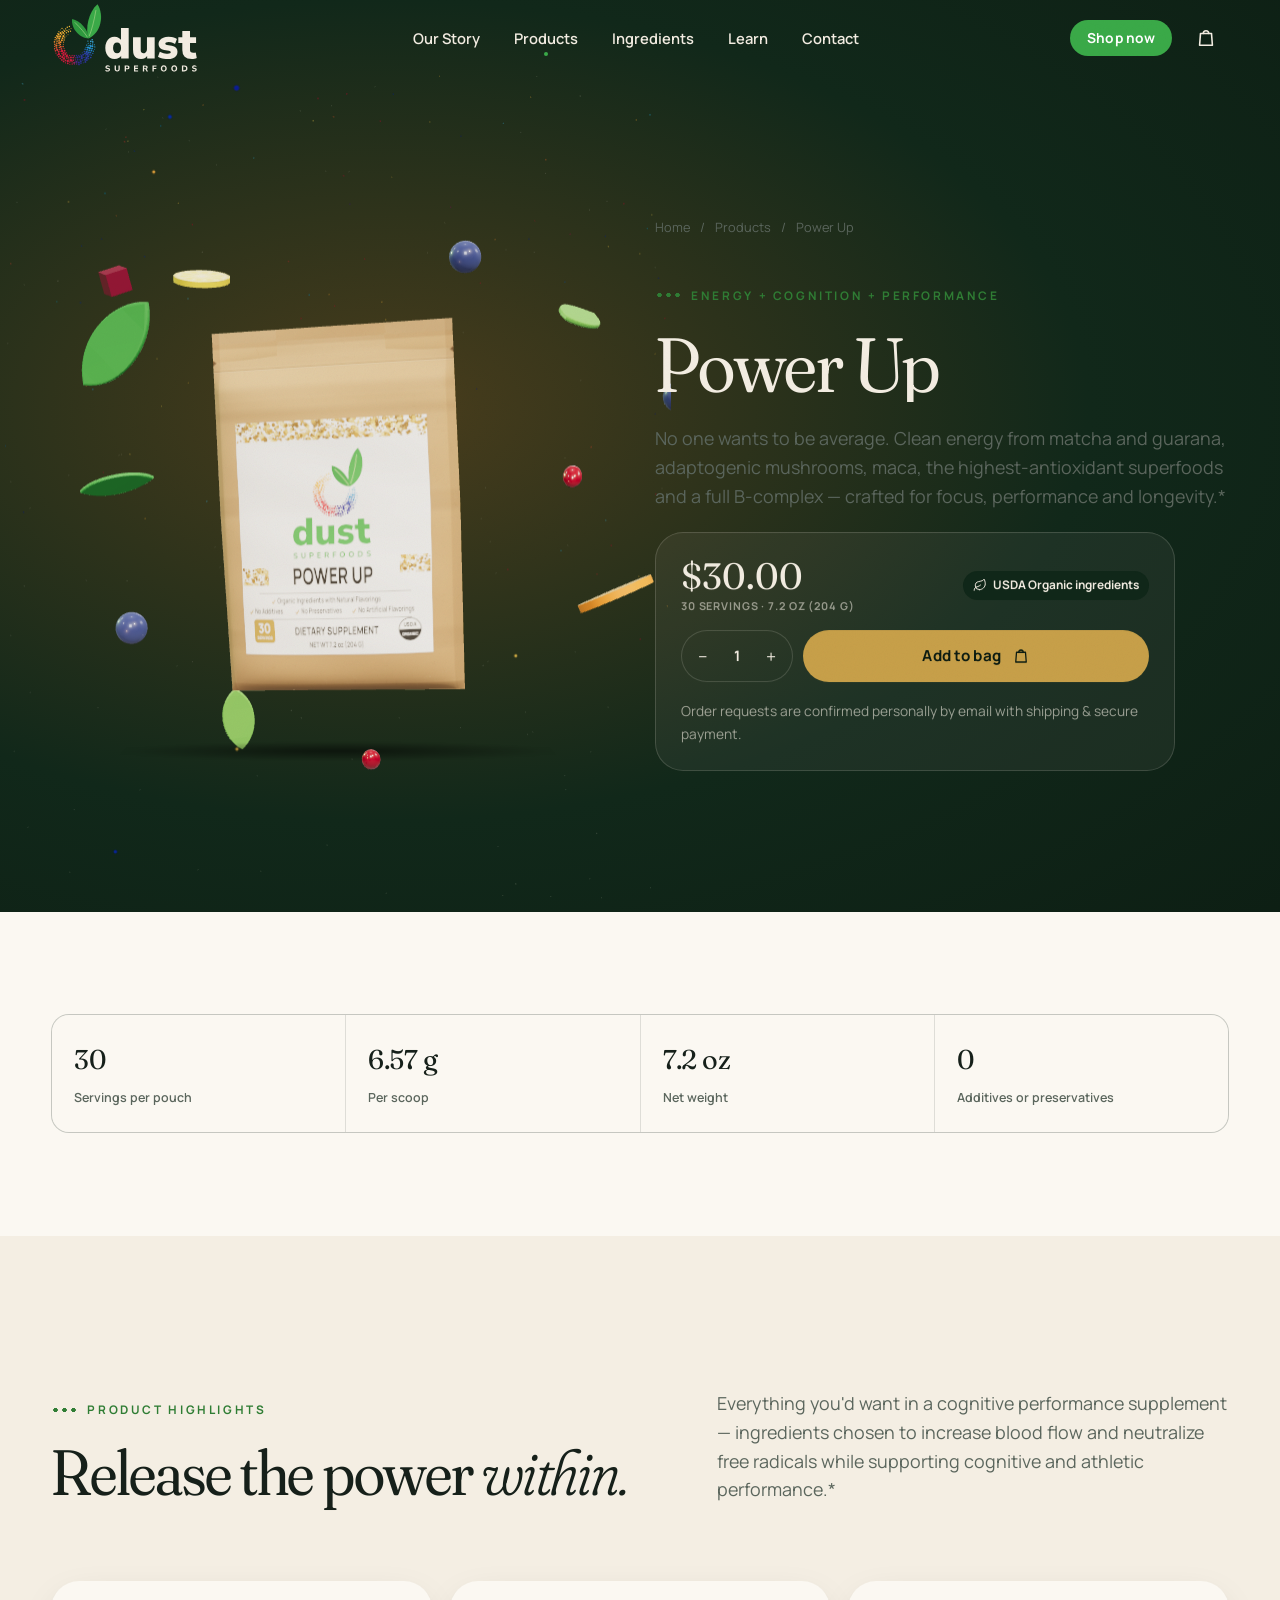
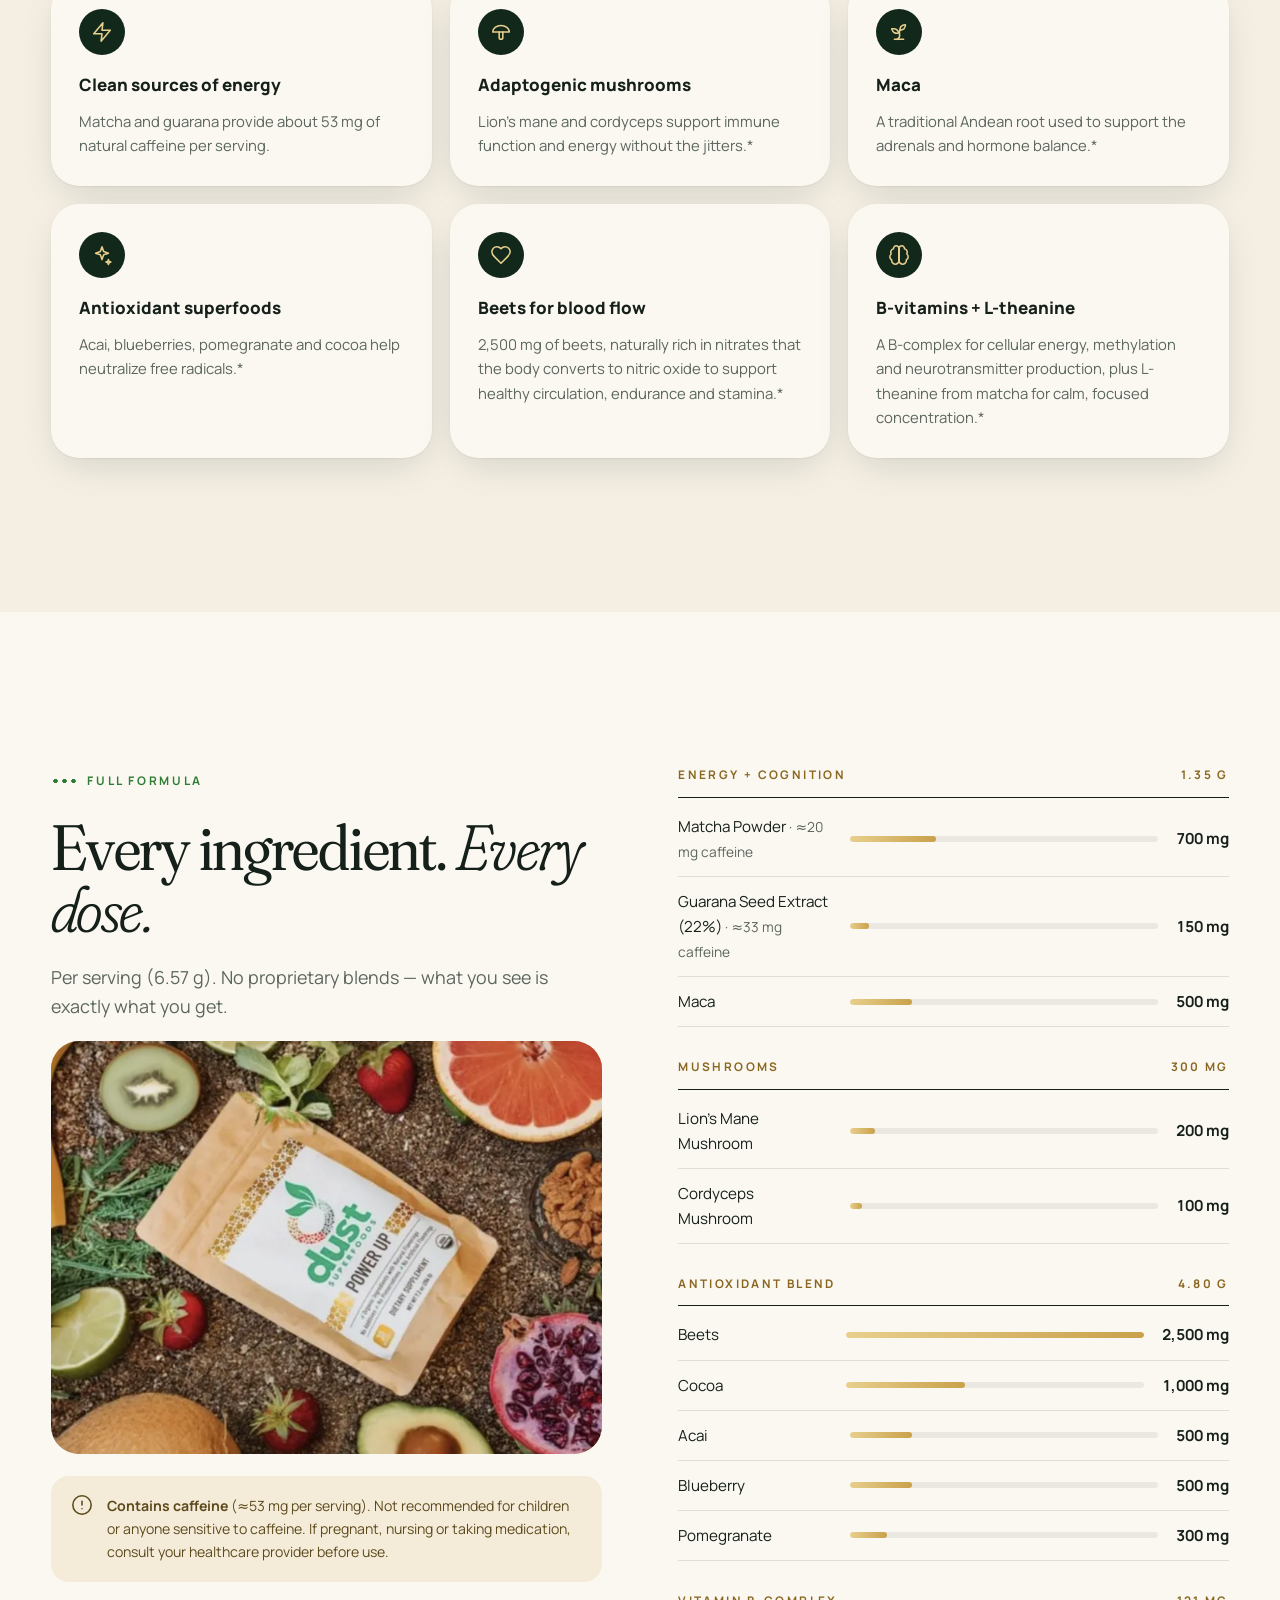
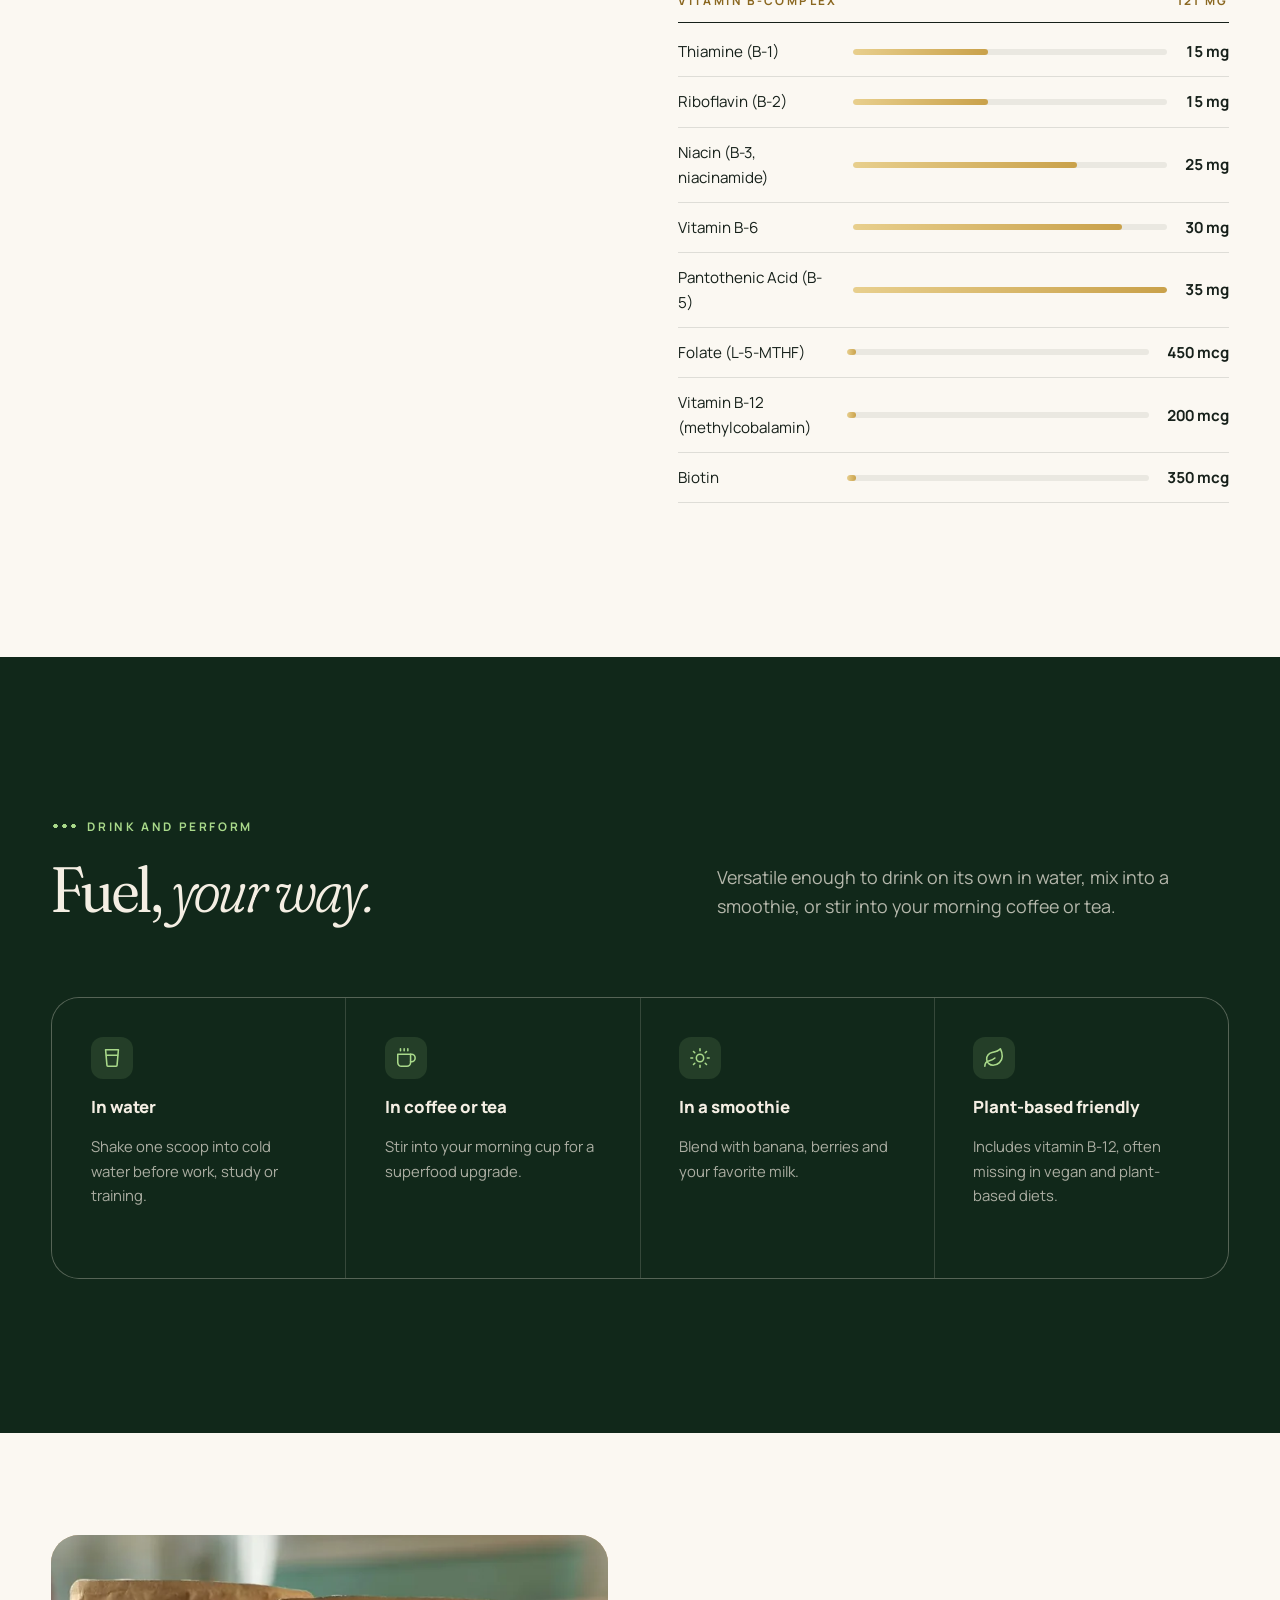
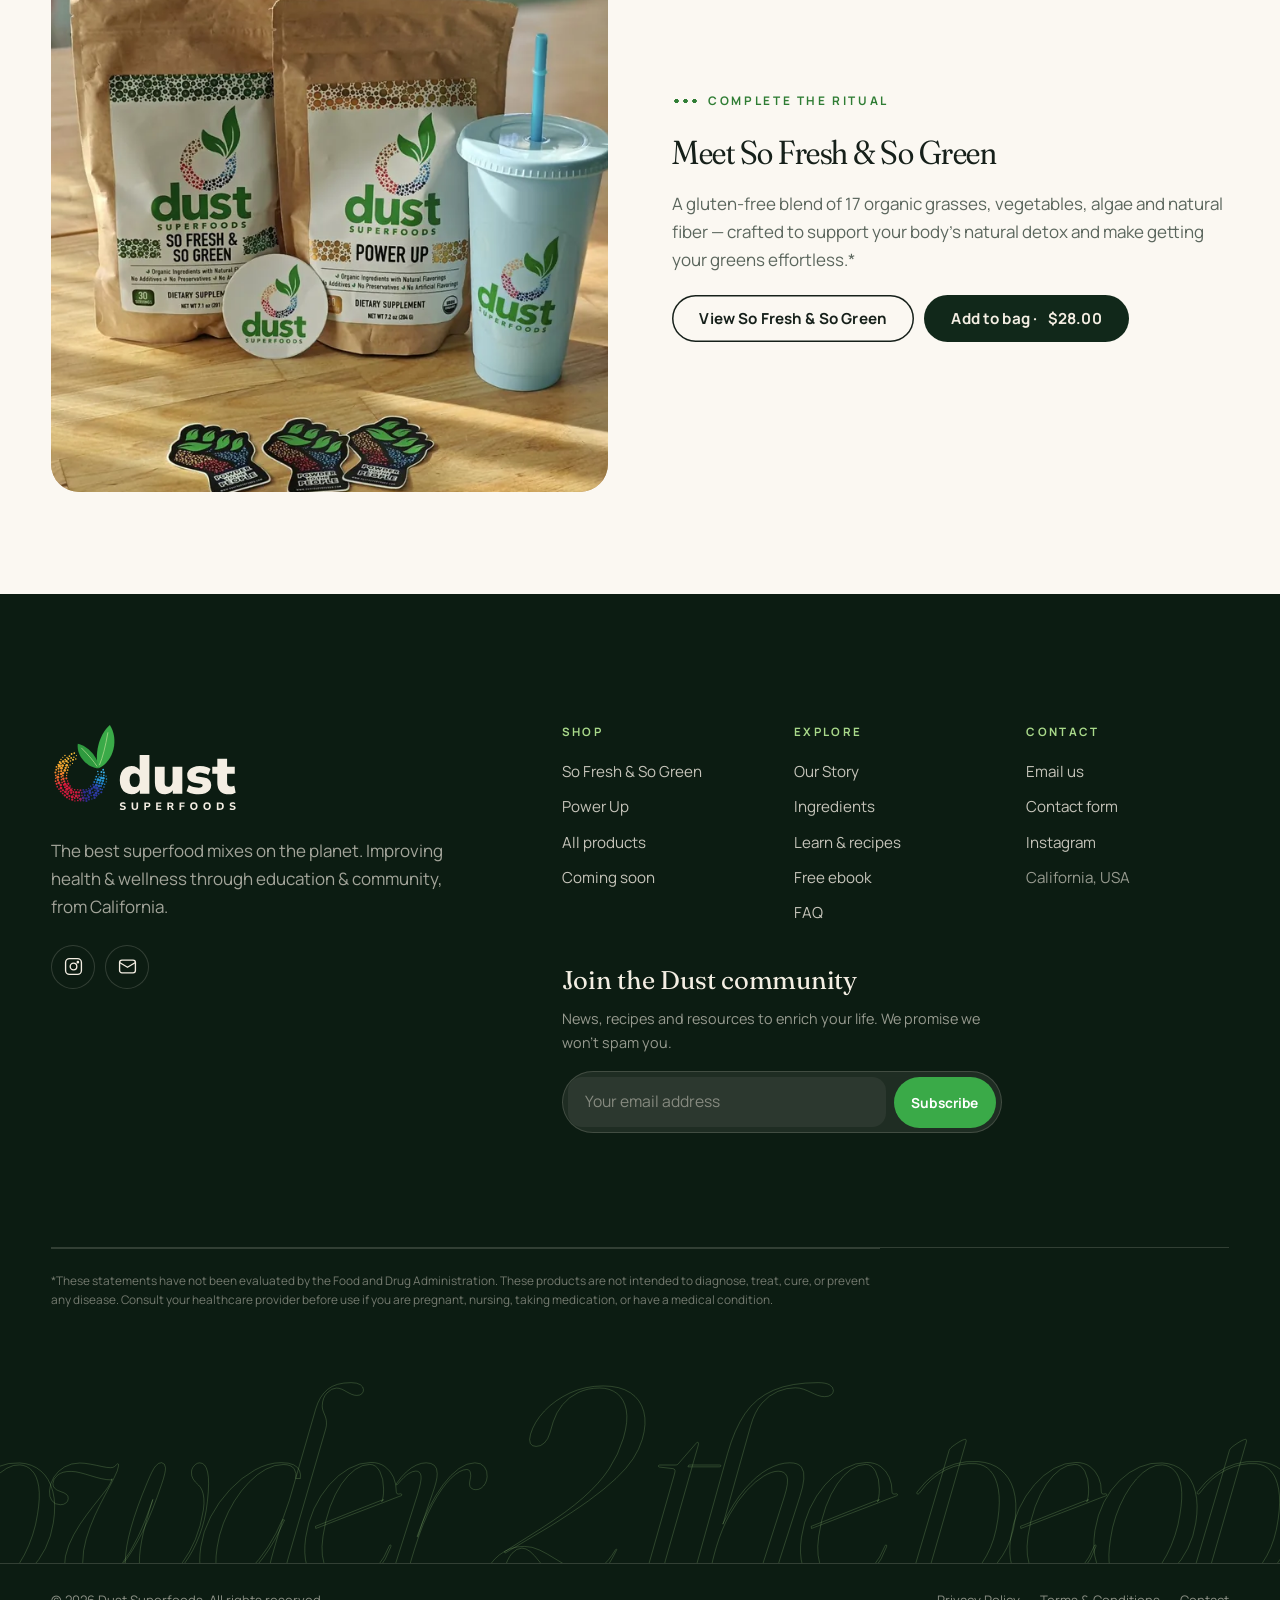
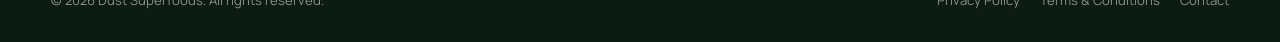
<file: power-up.html>
<!doctype html>
<html lang="en" class="no-js">
<head>
<meta charset="utf-8">
<meta name="viewport" content="width=device-width, initial-scale=1, viewport-fit=cover">
<title>Power Up — Organic Energy + Cognition Superfood Powder | Dust Superfoods</title>
<meta name="description" content="Power Up: organic matcha & guarana energy (≈53 mg caffeine), lion's mane & cordyceps, maca, beets, acai, blueberry, pomegranate and a B-vitamin complex. 30 servings.">
<link rel="canonical" href="https://www.dustsuperfoods.com/power-up.html">
<meta name="theme-color" content="#11281a">
<meta property="og:type" content="website">
<meta property="og:site_name" content="Dust Superfoods">
<meta property="og:title" content="Power Up — Organic Energy + Cognition Superfood Powder | Dust Superfoods">
<meta property="og:description" content="Power Up: organic matcha & guarana energy (≈53 mg caffeine), lion's mane & cordyceps, maca, beets, acai, blueberry, pomegranate and a B-vitamin complex. 30 servings.">
<meta property="og:url" content="https://www.dustsuperfoods.com/power-up.html">
<meta property="og:image" content="https://www.dustsuperfoods.com/assets/img/og-image.jpg">
<meta name="twitter:card" content="summary_large_image">
<link rel="icon" href="assets/favicon.svg" type="image/svg+xml">
<link rel="apple-touch-icon" href="assets/apple-touch-icon.png">
<link rel="preload" href="assets/fonts/fraunces-latin-full-normal.woff2" as="font" type="font/woff2" crossorigin>
<link rel="preload" href="assets/fonts/manrope-latin-wght-normal.woff2" as="font" type="font/woff2" crossorigin>

<link rel="stylesheet" href="css/style.css">
<script type="application/ld+json">{"@context": "https://schema.org", "@type": "Organization", "name": "Dust Superfoods", "url": "https://www.dustsuperfoods.com", "logo": "https://www.dustsuperfoods.com/assets/logo/dust-logo.svg", "email": "elizavelardez@dustsuperfoods.com", "sameAs": ["https://www.instagram.com/dustsuperfoods/"], "slogan": "Powder to the People", "address": {"@type": "PostalAddress", "addressRegion": "CA", "addressCountry": "US"}}</script><script type="application/ld+json">{"@context": "https://schema.org", "@type": "Product", "name": "Power Up", "brand": {"@type": "Brand", "name": "Dust Superfoods"}, "description": "Organic energy, cognition and performance blend with matcha, guarana, lion's mane, cordyceps, maca, beets, antioxidant superfoods and B-vitamins. 30 servings.", "image": "https://www.dustsuperfoods.com/assets/img/pouch-powerup-veg.webp", "category": "Dietary Supplement"}</script>
</head>
<body class="gold-theme">

<div class="veil" aria-hidden="true"></div>

<a class="skip-link" href="#main">Skip to content</a>
<header class="site-header is-over-dark">
  <div class="container header-inner">
    <a href="index.html" class="logo" aria-label="Dust Superfoods home"><svg xmlns="http://www.w3.org/2000/svg" viewBox="0 0 710 345" role="img" aria-label="Dust Superfoods"><title>Dust Superfoods</title><circle cx="80.4" cy="154.8" r="2.07" fill="#f7b737"/><circle cx="71.2" cy="160.6" r="2.25" fill="#f6b134"/><circle cx="64.9" cy="169.4" r="3.02" fill="#f5ac32"/><circle cx="62.1" cy="179.8" r="3.32" fill="#f4a62f"/><circle cx="59.3" cy="189.8" r="3.16" fill="#f18e2f"/><circle cx="58.2" cy="200.0" r="2.44" fill="#ee762e"/><circle cx="57.4" cy="210.6" r="3.99" fill="#e75632"/><circle cx="61.8" cy="220.3" r="2.72" fill="#dc2e38"/><circle cx="64.5" cy="230.8" r="4.24" fill="#d61a3c"/><circle cx="71.4" cy="239.2" r="3.08" fill="#d41a3d"/><circle cx="78.5" cy="247.8" r="2.35" fill="#d21a3d"/><circle cx="88.5" cy="252.8" r="2.86" fill="#cf1a3d"/><circle cx="99.8" cy="252.8" r="2.50" fill="#cd1a3e"/><circle cx="110.1" cy="255.0" r="3.96" fill="#981f59"/><circle cx="120.5" cy="253.7" r="3.47" fill="#2f2a90"/><circle cx="131.4" cy="253.3" r="3.03" fill="#2e2f95"/><circle cx="141.0" cy="248.2" r="2.38" fill="#2d349a"/><circle cx="148.0" cy="240.0" r="2.68" fill="#2c3aa0"/><circle cx="157.4" cy="234.2" r="3.15" fill="#2b3fa5"/><circle cx="161.5" cy="224.1" r="3.48" fill="#246dbf"/><circle cx="165.9" cy="214.4" r="2.88" fill="#2292d5"/><circle cx="169.3" cy="204.0" r="3.16" fill="#2e9fdc"/><circle cx="92.4" cy="138.3" r="2.85" fill="#f9c03b"/><circle cx="82.2" cy="141.0" r="3.87" fill="#f8bb39"/><circle cx="72.6" cy="145.6" r="3.11" fill="#f7b637"/><circle cx="63.6" cy="151.7" r="3.08" fill="#f6b234"/><circle cx="58.8" cy="161.7" r="5.12" fill="#f5ad32"/><circle cx="54.5" cy="171.2" r="4.37" fill="#f4a830"/><circle cx="51.2" cy="180.9" r="4.87" fill="#f39c2f"/><circle cx="45.4" cy="190.3" r="4.60" fill="#f0882e"/><circle cx="44.1" cy="201.1" r="3.88" fill="#ed742e"/><circle cx="46.1" cy="211.7" r="4.66" fill="#e85931"/><circle cx="49.3" cy="221.9" r="4.28" fill="#df3837"/><circle cx="52.5" cy="232.2" r="5.65" fill="#d71a3c"/><circle cx="59.8" cy="240.2" r="4.86" fill="#d51a3c"/><circle cx="68.3" cy="246.5" r="4.96" fill="#d31a3d"/><circle cx="74.6" cy="255.3" r="5.78" fill="#d11a3d"/><circle cx="83.5" cy="261.3" r="3.80" fill="#cf1a3d"/><circle cx="94.2" cy="263.0" r="4.87" fill="#ce1a3e"/><circle cx="104.7" cy="263.2" r="4.29" fill="#c31b43"/><circle cx="114.9" cy="264.3" r="3.33" fill="#6c2470"/><circle cx="125.0" cy="262.5" r="5.15" fill="#2f2b91"/><circle cx="134.9" cy="259.9" r="3.69" fill="#2e3096"/><circle cx="144.8" cy="256.6" r="5.44" fill="#2d349a"/><circle cx="152.4" cy="249.5" r="4.26" fill="#2c389e"/><circle cx="161.6" cy="244.0" r="5.47" fill="#2b3da3"/><circle cx="169.1" cy="236.2" r="5.42" fill="#2852b0"/><circle cx="171.6" cy="225.6" r="4.16" fill="#2278c6"/><circle cx="175.3" cy="215.9" r="5.41" fill="#2393d5"/><circle cx="180.0" cy="205.9" r="2.95" fill="#2d9edb"/><circle cx="176.2" cy="195.2" r="2.69" fill="#36a8e1"/><circle cx="174.9" cy="185.0" r="2.69" fill="#40b3e7"/><circle cx="94.8" cy="125.5" r="2.31" fill="#f9c23c"/><circle cx="85.5" cy="131.4" r="2.69" fill="#f8be3a"/><circle cx="75.3" cy="134.2" r="3.39" fill="#f8ba38"/><circle cx="64.6" cy="137.7" r="4.11" fill="#f7b636"/><circle cx="57.9" cy="146.5" r="4.39" fill="#f6b234"/><circle cx="50.2" cy="154.2" r="3.15" fill="#f5ad32"/><circle cx="43.4" cy="162.8" r="5.18" fill="#f5a931"/><circle cx="39.0" cy="172.9" r="5.23" fill="#f4a22f"/><circle cx="38.3" cy="183.9" r="4.12" fill="#f1912f"/><circle cx="38.2" cy="194.6" r="4.78" fill="#ef7f2e"/><circle cx="38.4" cy="205.0" r="3.19" fill="#ec6e2e"/><circle cx="39.1" cy="215.5" r="3.45" fill="#e65232"/><circle cx="41.4" cy="225.8" r="3.15" fill="#de3537"/><circle cx="47.2" cy="234.7" r="3.42" fill="#d71a3c"/><circle cx="52.3" cy="243.7" r="4.02" fill="#d51a3c"/><circle cx="59.3" cy="251.4" r="5.45" fill="#d41a3d"/><circle cx="65.3" cy="260.7" r="3.42" fill="#d21a3d"/><circle cx="75.2" cy="265.1" r="3.97" fill="#d01a3d"/><circle cx="84.5" cy="270.1" r="3.34" fill="#cf1a3d"/><circle cx="94.1" cy="275.7" r="5.78" fill="#cd1a3e"/><circle cx="105.1" cy="275.5" r="4.35" fill="#b61c49"/><circle cx="115.7" cy="273.8" r="3.29" fill="#692471"/><circle cx="126.3" cy="273.8" r="3.74" fill="#2f2b91"/><circle cx="137.3" cy="273.4" r="3.45" fill="#2e2f95"/><circle cx="145.6" cy="265.5" r="5.66" fill="#2d3399"/><circle cx="155.9" cy="262.2" r="3.41" fill="#2d379d"/><circle cx="164.3" cy="255.5" r="3.08" fill="#2c3aa0"/><circle cx="171.5" cy="247.5" r="5.74" fill="#2b3ea4"/><circle cx="179.0" cy="239.5" r="4.95" fill="#275ab4"/><circle cx="181.1" cy="228.6" r="4.03" fill="#227cc8"/><circle cx="184.0" cy="218.4" r="5.12" fill="#2393d5"/><circle cx="187.7" cy="208.3" r="4.56" fill="#2b9cda"/><circle cx="187.1" cy="197.6" r="2.79" fill="#34a5e0"/><circle cx="188.4" cy="186.6" r="3.80" fill="#3cafe5"/><circle cx="87.0" cy="115.9" r="3.25" fill="#f9c03b"/><circle cx="77.0" cy="119.7" r="3.42" fill="#f8bd3a"/><circle cx="68.9" cy="127.2" r="3.36" fill="#f7b938"/><circle cx="59.9" cy="132.5" r="2.58" fill="#f7b536"/><circle cx="53.1" cy="140.6" r="3.48" fill="#f6b234"/><circle cx="45.4" cy="147.5" r="4.94" fill="#f5ae33"/><circle cx="36.5" cy="154.3" r="4.25" fill="#f5ab31"/><circle cx="31.5" cy="164.0" r="5.77" fill="#f4a730"/><circle cx="27.6" cy="174.1" r="4.02" fill="#f39b2f"/><circle cx="28.7" cy="185.3" r="3.64" fill="#f18c2f"/><circle cx="27.6" cy="195.6" r="3.57" fill="#ee7c2e"/><circle cx="25.6" cy="206.2" r="5.52" fill="#ec6d2e"/><circle cx="26.0" cy="216.9" r="4.34" fill="#e75532"/><circle cx="29.6" cy="227.1" r="5.24" fill="#e03c36"/><circle cx="36.1" cy="235.8" r="4.85" fill="#d9223b"/><circle cx="37.6" cy="247.0" r="5.19" fill="#d61a3c"/><circle cx="44.5" cy="255.3" r="4.34" fill="#d51a3c"/><circle cx="53.8" cy="261.1" r="5.21" fill="#d31a3d"/><circle cx="61.3" cy="268.4" r="5.24" fill="#d21a3d"/><circle cx="68.5" cy="276.9" r="4.11" fill="#d01a3d"/><circle cx="79.3" cy="279.0" r="5.65" fill="#cf1a3d"/><circle cx="88.9" cy="284.0" r="3.48" fill="#ce1a3e"/><circle cx="99.8" cy="283.2" r="3.42" fill="#cc1a3e"/><circle cx="110.0" cy="288.0" r="5.26" fill="#91205d"/><circle cx="120.4" cy="283.8" r="5.31" fill="#4e2780"/><circle cx="131.6" cy="286.2" r="4.84" fill="#2f2c92"/><circle cx="141.0" cy="280.2" r="4.54" fill="#2e2f95"/><circle cx="150.1" cy="275.0" r="3.04" fill="#2d3399"/><circle cx="161.4" cy="273.3" r="4.82" fill="#2d369c"/><circle cx="168.5" cy="265.0" r="5.61" fill="#2c399f"/><circle cx="175.7" cy="257.3" r="5.44" fill="#2b3da3"/><circle cx="183.9" cy="250.1" r="3.59" fill="#2a48aa"/><circle cx="187.0" cy="239.6" r="3.82" fill="#2565bb"/><circle cx="191.2" cy="230.1" r="4.64" fill="#2182cc"/><circle cx="194.4" cy="220.1" r="4.10" fill="#2394d6"/><circle cx="195.6" cy="209.8" r="4.92" fill="#2b9cda"/><circle cx="197.3" cy="199.4" r="3.39" fill="#32a4df"/><circle cx="197.7" cy="188.8" r="3.84" fill="#3aace3"/><circle cx="194.9" cy="178.6" r="3.44" fill="#41b4e8"/><circle cx="52.1" cy="124.9" r="2.86" fill="#f7b536"/><circle cx="44.1" cy="132.0" r="2.11" fill="#f6b234"/><circle cx="37.2" cy="140.3" r="2.63" fill="#f6ae33"/><circle cx="32.9" cy="150.1" r="3.93" fill="#f5ab31"/><circle cx="27.1" cy="158.9" r="3.24" fill="#f4a830"/><circle cx="20.4" cy="167.7" r="3.42" fill="#f3a02f"/><circle cx="19.3" cy="178.5" r="3.34" fill="#f1922f"/><circle cx="16.4" cy="188.8" r="3.90" fill="#f0852e"/><circle cx="18.0" cy="199.6" r="3.43" fill="#ee772e"/><circle cx="17.8" cy="210.1" r="2.83" fill="#eb682e"/><circle cx="17.0" cy="221.1" r="3.32" fill="#e55032"/><circle cx="20.9" cy="231.2" r="3.85" fill="#df3937"/><circle cx="23.4" cy="241.9" r="3.18" fill="#d9223b"/><circle cx="29.9" cy="250.8" r="3.31" fill="#d61a3c"/><circle cx="36.4" cy="259.3" r="3.70" fill="#d51a3c"/><circle cx="43.7" cy="267.1" r="3.37" fill="#d41a3d"/><circle cx="51.5" cy="274.4" r="4.23" fill="#d21a3d"/><circle cx="59.6" cy="281.6" r="4.09" fill="#d11a3d"/><circle cx="68.5" cy="288.0" r="2.80" fill="#d01a3d"/><circle cx="79.2" cy="290.5" r="4.23" fill="#ce1a3e"/><circle cx="89.2" cy="295.0" r="2.54" fill="#cd1a3e"/><circle cx="100.3" cy="293.4" r="3.18" fill="#c81a40"/><circle cx="110.8" cy="293.9" r="2.76" fill="#8b2160"/><circle cx="121.3" cy="293.4" r="3.66" fill="#4f277f"/><circle cx="132.4" cy="295.3" r="4.13" fill="#2f2b91"/><circle cx="141.9" cy="289.4" r="3.75" fill="#2e2f95"/><circle cx="152.7" cy="287.8" r="2.55" fill="#2e3298"/><circle cx="162.8" cy="283.7" r="4.28" fill="#2d359b"/><circle cx="169.8" cy="274.9" r="4.25" fill="#2c389e"/><circle cx="178.4" cy="268.6" r="3.27" fill="#2c3ba1"/><circle cx="187.9" cy="262.7" r="4.00" fill="#2b3ea4"/><circle cx="190.9" cy="251.6" r="3.16" fill="#294fae"/><circle cx="197.8" cy="243.3" r="2.96" fill="#256abd"/><circle cx="200.6" cy="232.9" r="2.92" fill="#2184cd"/><circle cx="206.2" cy="223.5" r="2.26" fill="#2393d5"/><circle cx="207.4" cy="212.7" r="2.85" fill="#2a9bda"/><circle cx="205.6" cy="201.9" r="2.39" fill="#31a2de"/><path d="M178.0 173.0C178.7 132.8 137.7 88.6 100.0 81.0C94.2 130.2 138.8 171.5 178.0 173.0Z" fill="#2F9A3F"/><path d="M178.0 173.0C237.1 145.1 253.2 62.8 220.0 11.0C175.8 48.0 161.3 130.6 178.0 173.0Z" fill="#3AAA48"/><path d="M171.8 165.6Q154.4 137.7 114.0 97.6" stroke="#A9D98A" stroke-width="3.5" fill="none" stroke-linecap="round" opacity=".85"/><path d="M181.4 160.0Q199.2 118.0 212.4 40.2" stroke="#A9D98A" stroke-width="3.5" fill="none" stroke-linecap="round" opacity=".85"/><g fill="var(--logo-word,#3AAA48)"><g transform="translate(251.1 267.7)"><path transform="translate(0.00 0) scale(0.20500 -0.20500)" d="M244 -11Q181 -11 132.5 20.0Q84 51 56.5 109.0Q29 167 29 246Q29 327 56.5 384.0Q84 441 132.5 472.0Q181 503 244 503Q299 503 343 477Q374 458 391 432V705H569V0H395V67Q379 37 346 17Q301 -11 244 -11ZM301 120Q341 120 367.0 150.0Q393 180 393 246Q393 313 367.0 342.5Q341 372 301 372Q260 372 234.0 342.5Q208 313 208 246Q208 180 234.0 150.0Q260 120 301 120Z"/><path transform="translate(127.10 0) scale(0.20500 -0.20500)" d="M236 -11Q172 -11 131.0 12.5Q90 36 69.5 83.0Q49 130 49 202V492H227V197Q227 173 233.5 157.0Q240 141 254.0 133.0Q268 125 289 125Q313 125 331.5 136.5Q350 148 360.5 169.5Q371 191 371 220V492H549V0H375V61Q356 33 330 15Q290 -11 236 -11Z"/><path transform="translate(250.31 0) scale(0.20500 -0.20500)" d="M248 -11Q203 -11 161.5 -5.0Q120 1 86.0 13.0Q52 25 25 42L66 157Q91 143 121.5 132.0Q152 121 185.0 115.0Q218 109 249 109Q286 109 302.0 119.5Q318 130 318 147Q318 162 307.5 170.0Q297 178 278 181L167 199Q105 210 71.0 244.5Q37 279 37 335Q37 387 66.5 424.5Q96 462 147.5 482.5Q199 503 266 503Q302 503 337.0 497.5Q372 492 404.0 480.5Q436 469 462 450L418 337Q399 351 373.0 361.0Q347 371 319.5 377.5Q292 384 269 384Q228 384 211.0 373.0Q194 362 194 345Q194 332 203.0 323.5Q212 315 231 312L342 293Q406 283 440.5 249.5Q475 216 475 159Q475 105 447.0 67.0Q419 29 368.0 9.0Q317 -11 248 -11Z"/><path transform="translate(351.99 0) scale(0.20500 -0.20500)" d="M310 -11Q198 -11 144.0 41.0Q90 93 90 198V361H-2V492H90V635H268V492H408V361H268V204Q268 167 285.5 149.5Q303 132 341 132Q353 132 367.5 135.0Q382 138 400 142L424 14Q401 2 370.5 -4.5Q340 -11 310 -11Z"/></g><g transform="translate(255.2 328.6)"><path transform="translate(0.00 0) scale(0.04000 -0.04000)" d="M323 -11Q268 -11 216.5 -1.5Q165 8 121.0 25.5Q77 43 44 67L89 189Q121 167 158.0 151.0Q195 135 237.0 126.5Q279 118 323 118Q396 118 427.0 140.5Q458 163 458 197Q458 216 448.5 230.0Q439 244 417.5 254.5Q396 265 359 272L246 296Q150 316 103.5 364.5Q57 413 57 492Q57 560 93.5 610.0Q130 660 194.5 688.0Q259 716 343 716Q392 716 437.0 706.5Q482 697 520.0 679.0Q558 661 586 636L541 522Q501 554 451.0 570.5Q401 587 342 587Q300 587 270.5 576.0Q241 565 225.5 545.0Q210 525 210 499Q210 470 231.0 452.0Q252 434 304 423L417 399Q515 378 563.0 331.5Q611 285 611 209Q611 143 575.5 93.5Q540 44 475.5 16.5Q411 -11 323 -11Z"/><path transform="translate(43.29 0) scale(0.04000 -0.04000)" d="M373 -11Q223 -11 144.5 66.0Q66 143 66 295V705H221V294Q221 208 260.0 164.5Q299 121 373 121Q447 121 485.5 164.5Q524 208 524 294V705H677V295Q677 143 600.0 66.0Q523 -11 373 -11Z"/><path transform="translate(90.67 0) scale(0.04000 -0.04000)" d="M71 0V705H393Q472 705 527.0 678.0Q582 651 610.5 601.0Q639 551 639 480Q639 409 610.5 358.5Q582 308 527.0 281.0Q472 254 393 254H226V0ZM226 374H367Q427 374 458.5 401.0Q490 428 490 480Q490 532 458.5 558.0Q427 584 367 584H226Z"/><path transform="translate(134.88 0) scale(0.04000 -0.04000)" d="M71 0V705H554V584H219V419H532V297H219V121H554V0Z"/><path transform="translate(176.73 0) scale(0.04000 -0.04000)" d="M71 0V705H393Q511 705 575.0 648.0Q639 591 639 489Q639 423 610.0 375.0Q581 327 527 301Q507 292 485 286Q501 281 516 272Q547 251 570 209L684 0H513L391 225Q381 243 368.0 253.5Q355 264 338.5 268.5Q322 273 302 273H226V0ZM226 385H365Q427 385 458.5 410.0Q490 435 490 485Q490 534 458.5 559.0Q427 584 365 584H226Z"/><path transform="translate(222.23 0) scale(0.04000 -0.04000)" d="M71 0V705H547V584H226V412H525V291H226V0Z"/><path transform="translate(262.68 0) scale(0.04000 -0.04000)" d="M398 -11Q320 -11 255.5 15.0Q191 41 145.0 89.0Q99 137 74.5 204.0Q50 271 50 353Q50 436 74.5 502.5Q99 569 145.0 616.5Q191 664 255.5 690.0Q320 716 398 716Q477 716 541.0 690.0Q605 664 651.0 617.0Q697 570 722.0 503.0Q747 436 747 354Q747 271 722.0 204.0Q697 137 651.0 89.0Q605 41 541.0 15.0Q477 -11 398 -11ZM398 121Q458 121 499.0 148.5Q540 176 562.5 228.5Q585 281 585 353Q585 426 563.0 478.0Q541 530 499.0 557.0Q457 584 398 584Q340 584 298.0 557.0Q256 530 234.0 478.0Q212 426 212 353Q212 281 234.0 228.5Q256 176 298.0 148.5Q340 121 398 121Z"/><path transform="translate(312.17 0) scale(0.04000 -0.04000)" d="M398 -11Q320 -11 255.5 15.0Q191 41 145.0 89.0Q99 137 74.5 204.0Q50 271 50 353Q50 436 74.5 502.5Q99 569 145.0 616.5Q191 664 255.5 690.0Q320 716 398 716Q477 716 541.0 690.0Q605 664 651.0 617.0Q697 570 722.0 503.0Q747 436 747 354Q747 271 722.0 204.0Q697 137 651.0 89.0Q605 41 541.0 15.0Q477 -11 398 -11ZM398 121Q458 121 499.0 148.5Q540 176 562.5 228.5Q585 281 585 353Q585 426 563.0 478.0Q541 530 499.0 557.0Q457 584 398 584Q340 584 298.0 557.0Q256 530 234.0 478.0Q212 426 212 353Q212 281 234.0 228.5Q256 176 298.0 148.5Q340 121 398 121Z"/><path transform="translate(361.67 0) scale(0.04000 -0.04000)" d="M71 0V705H347Q467 705 551.5 663.5Q636 622 680.5 543.5Q725 465 725 353Q725 241 680.5 162.0Q636 83 551.5 41.5Q467 0 347 0ZM226 127H338Q451 127 507.0 183.0Q563 239 563 353Q563 467 506.5 522.5Q450 578 338 578H226Z"/><path transform="translate(410.28 0) scale(0.04000 -0.04000)" d="M323 -11Q268 -11 216.5 -1.5Q165 8 121.0 25.5Q77 43 44 67L89 189Q121 167 158.0 151.0Q195 135 237.0 126.5Q279 118 323 118Q396 118 427.0 140.5Q458 163 458 197Q458 216 448.5 230.0Q439 244 417.5 254.5Q396 265 359 272L246 296Q150 316 103.5 364.5Q57 413 57 492Q57 560 93.5 610.0Q130 660 194.5 688.0Q259 716 343 716Q392 716 437.0 706.5Q482 697 520.0 679.0Q558 661 586 636L541 522Q501 554 451.0 570.5Q401 587 342 587Q300 587 270.5 576.0Q241 565 225.5 545.0Q210 525 210 499Q210 470 231.0 452.0Q252 434 304 423L417 399Q515 378 563.0 331.5Q611 285 611 209Q611 143 575.5 93.5Q540 44 475.5 16.5Q411 -11 323 -11Z"/></g></g></svg></a>
    <nav class="nav" aria-label="Main"><a href="about.html">Our Story</a><a href="shop.html" aria-current="page">Products</a><a href="ingredients.html">Ingredients</a><a href="learn.html">Learn</a><a href="contact.html">Contact</a></nav>
    <div class="header-actions">
      <a href="shop.html" class="btn btn--leaf btn--sm header-cta" data-magnetic>Shop now</a>
      <button class="icon-btn" type="button" data-open-cart aria-label="Open shopping bag"><svg viewBox="0 0 24 24" fill="none" stroke="currentColor" stroke-width="1.7" stroke-linecap="round" stroke-linejoin="round" aria-hidden="true"><path d="M6 7h12l1 13H5L6 7z"/><path d="M9 7a3 3 0 0 1 6 0"/></svg><span class="cart-count" aria-live="polite">0</span></button>
      <button class="icon-btn menu-toggle" type="button" aria-expanded="false" aria-controls="mobile-menu" aria-label="Open menu"><span class="bars"><span></span><span></span></span></button>
    </div>
  </div>
</header>
<div class="mobile-menu" id="mobile-menu" aria-hidden="true">
  <nav aria-label="Mobile"><a href="index.html"><small>01</small>Home</a><a href="about.html"><small>02</small>Our Story</a><a href="shop.html"><small>03</small>Products</a><a href="ingredients.html"><small>04</small>Ingredients</a><a href="learn.html"><small>05</small>Learn</a><a href="contact.html"><small>06</small>Contact</a></nav>
  <div class="mm-foot"><a href="shop.html" class="btn btn--leaf">Shop the blends <svg class="arrow" viewBox="0 0 24 24" fill="none" stroke="currentColor" stroke-width="2" stroke-linecap="round" stroke-linejoin="round" aria-hidden="true"><path d="M5 12h14M13 6l6 6-6 6"/></svg></a><a href="https://www.instagram.com/dustsuperfoods/" data-ig target="_blank" rel="noopener">@dustsuperfoods</a></div>
</div>
<main id="main">

<section class="pd-hero pd-hero--gold" data-header-dark>
  <div class="container pd-grid">
    <div class="hero-stage">
    <div class="hero-fallback"><img src="assets/img/pouch-powerup-veg.webp" srcset="assets/img/pouch-powerup-veg-sm.webp 800w, assets/img/pouch-powerup-veg.webp 1600w" sizes="(max-width:980px) 80vw, 40vw" width="1600" height="2398" alt="Power Up pouch" fetchpriority="high"></div>
    <div class="hero-canvas" data-hero3d data-product="power"></div>
    
  </div>
    <div class="pd-info">
      <nav class="crumbs" aria-label="Breadcrumb" data-intro><a href="index.html">Home</a><span>/</span><a href="shop.html">Products</a><span>/</span><span>Power Up</span></nav>
      <span class="eyebrow" data-intro>Energy + Cognition + Performance</span>
      <h1 class="h1"><span class="line" style="display:block;overflow:hidden"><span style="display:inline-block">Power Up</span></span></h1>
      <p class="lead" data-intro>No one wants to be average. Clean energy from matcha and guarana, adaptogenic mushrooms, maca, the highest-antioxidant superfoods and a full B-complex — crafted for focus, performance and longevity.*</p>
      <div class="buy-box" data-buy data-intro>
        <div class="buy-row"><div class="price"><span data-price="power">—</span><small>30 servings · 7.2 oz (204 g)</small></div><span class="chip chip--dark"><svg viewBox="0 0 24 24" width="14" height="14" fill="none" stroke="currentColor" stroke-width="1.7" stroke-linecap="round" stroke-linejoin="round" aria-hidden="true"><path d="M11 20A7 7 0 0 1 9.8 6.1C15.5 5 17 4.48 19 2c1 2 2 4.18 2 8 0 5.5-4.78 10-10 10z"/><path d="M2 21c0-3 1.85-5.36 5.08-6C9.5 14.52 12 13 13 12"/></svg> USDA Organic ingredients</span></div>
        <div class="buy-actions">
          <div class="qty" role="group" aria-label="Quantity"><button type="button" data-bq="-1" aria-label="Decrease quantity">−</button><span data-buy-qty aria-live="polite">1</span><button type="button" data-bq="1" aria-label="Increase quantity">+</button></div>
          <button type="button" class="btn btn--gold" data-add="power" data-open-cart data-magnetic>Add to bag <svg viewBox="0 0 24 24" width="18" height="18" fill="none" stroke="currentColor" stroke-width="1.7" stroke-linecap="round" stroke-linejoin="round" aria-hidden="true"><path d="M6 7h12l1 13H5L6 7z"/><path d="M9 7a3 3 0 0 1 6 0"/></svg></button>
        </div>
        <p class="small" style="color:rgba(244,238,227,.6)">Order requests are confirmed personally by email with shipping &amp; secure payment.</p>
      </div>
    </div>
  </div>
</section>

<section class="section section--tight gold-theme">
  <div class="container">
    <div class="facts" data-reveal>
      <div class="fact"><b>30</b><span>Servings per pouch</span></div>
      <div class="fact"><b>6.57 g</b><span>Per scoop</span></div>
      <div class="fact"><b>7.2 oz</b><span>Net weight</span></div>
      <div class="fact"><b>0</b><span>Additives or preservatives</span></div>
    </div>
  </div>
</section>

<section class="section on-cream gold-theme" aria-labelledby="hl-title">
  <div class="container">
    <div class="split-head"><div class="stack"><span class="eyebrow">Product highlights</span><h2 class="h2" id="hl-title">Release the power <em>within.</em></h2></div><p class="lead">Everything you'd want in a cognitive performance supplement — ingredients chosen to increase blood flow and neutralize free radicals while supporting cognitive and athletic performance.*</p></div>
    <div class="highlight-cards" data-reveal-stagger><div class="hl"><span class="ico"><svg viewBox="0 0 24 24" fill="none" stroke="currentColor" stroke-width="1.7" stroke-linecap="round" stroke-linejoin="round" aria-hidden="true"><path d="M13 2 3 14h9l-1 8 10-12h-9l1-8z"/></svg></span><h3>Clean sources of energy</h3><p>Matcha and guarana provide about 53 mg of natural caffeine per serving.</p></div><div class="hl"><span class="ico"><svg viewBox="0 0 24 24" fill="none" stroke="currentColor" stroke-width="1.7" stroke-linecap="round" stroke-linejoin="round" aria-hidden="true"><path d="M3 12a9 7 0 0 1 18 0z"/><path d="M10 12v6a2 2 0 0 0 4 0v-6"/></svg></span><h3>Adaptogenic mushrooms</h3><p>Lion's mane and cordyceps support immune function and energy without the jitters.*</p></div><div class="hl"><span class="ico"><svg viewBox="0 0 24 24" fill="none" stroke="currentColor" stroke-width="1.7" stroke-linecap="round" stroke-linejoin="round" aria-hidden="true"><path d="M7 20h10"/><path d="M10 20c5.5-2.5.8-6.4 3-10"/><path d="M9.5 9.4c1.1.8 1.8 2.2 2.3 3.7-2 .4-3.5.4-4.8-.3-1.2-.6-2.3-1.9-3-4.2 2.8-.5 4.4 0 5.5.8z"/><path d="M14.1 6a7 7 0 0 0-1.1 4c1.9-.1 3.3-.6 4.3-1.4 1-1 1.6-2.3 1.7-4.6-2.7.1-4 1-4.9 2z"/></svg></span><h3>Maca</h3><p>A traditional Andean root used to support the adrenals and hormone balance.*</p></div><div class="hl"><span class="ico"><svg viewBox="0 0 24 24" fill="none" stroke="currentColor" stroke-width="1.7" stroke-linecap="round" stroke-linejoin="round" aria-hidden="true"><path d="M12 3l1.8 5.2L19 10l-5.2 1.8L12 17l-1.8-5.2L5 10l5.2-1.8z"/><path d="M19 17l.7 2 2 .7-2 .7-.7 2-.7-2-2-.7 2-.7z"/></svg></span><h3>Antioxidant superfoods</h3><p>Acai, blueberries, pomegranate and cocoa help neutralize free radicals.*</p></div><div class="hl"><span class="ico"><svg viewBox="0 0 24 24" fill="none" stroke="currentColor" stroke-width="1.7" stroke-linecap="round" stroke-linejoin="round" aria-hidden="true"><path d="M19 14c1.49-1.46 3-3.21 3-5.5A5.5 5.5 0 0 0 16.5 3c-1.76 0-3 .5-4.5 2-1.5-1.5-2.74-2-4.5-2A5.5 5.5 0 0 0 2 8.5c0 2.3 1.5 4.05 3 5.5l7 7Z"/></svg></span><h3>Beets for blood flow</h3><p>2,500 mg of beets, naturally rich in nitrates that the body converts to nitric oxide to support healthy circulation, endurance and stamina.*</p></div><div class="hl"><span class="ico"><svg viewBox="0 0 24 24" fill="none" stroke="currentColor" stroke-width="1.7" stroke-linecap="round" stroke-linejoin="round" aria-hidden="true"><path d="M12 5a3 3 0 1 0-5.997.125 4 4 0 0 0-2.526 5.77 4 4 0 0 0 .556 6.588A4 4 0 1 0 12 18Z"/><path d="M12 5a3 3 0 1 1 5.997.125 4 4 0 0 1 2.526 5.77 4 4 0 0 1-.556 6.588A4 4 0 1 1 12 18Z"/><path d="M12 5v13"/></svg></span><h3>B-vitamins + L-theanine</h3><p>A B-complex for cellular energy, methylation and neurotransmitter production, plus L-theanine from matcha for calm, focused concentration.*</p></div></div>
  </div>
</section>

<section class="section gold-theme" aria-labelledby="f-title">
  <div class="container pd-two">
    <div class="sticky stack" style="--stack:1.4rem">
      <span class="eyebrow">Full formula</span>
      <h2 class="h2" id="f-title">Every ingredient. <em>Every dose.</em></h2>
      <p class="lead">Per serving (6.57 g). No proprietary blends — what you see is exactly what you get.</p>
      <figure class="frame" style="aspect-ratio:4/3;margin-top:20px" data-reveal-img><img src="assets/img/powerup-flatlay.webp" srcset="assets/img/powerup-flatlay-sm.webp 720w, assets/img/powerup-flatlay.webp 1126w" sizes="(max-width:900px) 100vw, 45vw" width="1126" height="1130" alt="Power Up pouch with fresh fruit" loading="lazy" decoding="async"></figure>
      <div class="caution"><svg viewBox="0 0 24 24" fill="none" stroke="currentColor" stroke-width="1.7" stroke-linecap="round" stroke-linejoin="round" aria-hidden="true"><circle cx="12" cy="12" r="10"/><path d="M12 8v4M12 16h.01"/></svg><p><b>Contains caffeine</b> (≈53 mg per serving). Not recommended for children or anyone sensitive to caffeine. If pregnant, nursing or taking medication, consult your healthcare provider before use.</p></div>
    </div>
    <div class="formula"><div class="f-group"><h3><span>Energy + Cognition</span><span>1.35 g</span></h3><div class="f-row"><span>Matcha Powder <span class="muted small">· ≈20 mg caffeine</span></span><span class="bar"><i style="--w:28.0%"></i></span><span class="mg">700 mg</span></div><div class="f-row"><span>Guarana Seed Extract (22%) <span class="muted small">· ≈33 mg caffeine</span></span><span class="bar"><i style="--w:6.0%"></i></span><span class="mg">150 mg</span></div><div class="f-row"><span>Maca</span><span class="bar"><i style="--w:20.0%"></i></span><span class="mg">500 mg</span></div></div><div class="f-group"><h3><span>Mushrooms</span><span>300 mg</span></h3><div class="f-row"><span>Lion's Mane Mushroom</span><span class="bar"><i style="--w:8.0%"></i></span><span class="mg">200 mg</span></div><div class="f-row"><span>Cordyceps Mushroom</span><span class="bar"><i style="--w:4.0%"></i></span><span class="mg">100 mg</span></div></div><div class="f-group"><h3><span>Antioxidant Blend</span><span>4.80 g</span></h3><div class="f-row"><span>Beets</span><span class="bar"><i style="--w:100.0%"></i></span><span class="mg">2,500 mg</span></div><div class="f-row"><span>Cocoa</span><span class="bar"><i style="--w:40.0%"></i></span><span class="mg">1,000 mg</span></div><div class="f-row"><span>Acai</span><span class="bar"><i style="--w:20.0%"></i></span><span class="mg">500 mg</span></div><div class="f-row"><span>Blueberry</span><span class="bar"><i style="--w:20.0%"></i></span><span class="mg">500 mg</span></div><div class="f-row"><span>Pomegranate</span><span class="bar"><i style="--w:12.0%"></i></span><span class="mg">300 mg</span></div></div><div class="f-group"><h3><span>Vitamin B-Complex</span><span>121 mg</span></h3><div class="f-row"><span>Thiamine (B-1)</span><span class="bar"><i style="--w:42.9%"></i></span><span class="mg">15 mg</span></div><div class="f-row"><span>Riboflavin (B-2)</span><span class="bar"><i style="--w:42.9%"></i></span><span class="mg">15 mg</span></div><div class="f-row"><span>Niacin (B-3, niacinamide)</span><span class="bar"><i style="--w:71.4%"></i></span><span class="mg">25 mg</span></div><div class="f-row"><span>Vitamin B-6</span><span class="bar"><i style="--w:85.7%"></i></span><span class="mg">30 mg</span></div><div class="f-row"><span>Pantothenic Acid (B-5)</span><span class="bar"><i style="--w:100.0%"></i></span><span class="mg">35 mg</span></div><div class="f-row"><span>Folate (L-5-MTHF)</span><span class="bar"><i style="--w:3.0%"></i></span><span class="mg">450 mcg</span></div><div class="f-row"><span>Vitamin B-12 (methylcobalamin)</span><span class="bar"><i style="--w:3.0%"></i></span><span class="mg">200 mcg</span></div><div class="f-row"><span>Biotin</span><span class="bar"><i style="--w:3.0%"></i></span><span class="mg">350 mcg</span></div></div></div>
  </div>
</section>

<section class="section on-dark" aria-labelledby="use-title">
  <div class="container">
    <div class="split-head"><div class="stack"><span class="eyebrow">Drink and perform</span><h2 class="h2" id="use-title">Fuel, <em>your way.</em></h2></div><p class="lead">Versatile enough to drink on its own in water, mix into a smoothie, or stir into your morning coffee or tea.</p></div>
    <div class="why-grid" style="background:var(--line-light);border-color:var(--line-light)" data-reveal-stagger><div class="why-cell"><span class="ico"><svg viewBox="0 0 24 24" fill="none" stroke="currentColor" stroke-width="1.7" stroke-linecap="round" stroke-linejoin="round" aria-hidden="true"><path d="M5 3h14l-1.5 17a1 1 0 0 1-1 1h-9a1 1 0 0 1-1-1L5 3z"/><path d="M6 9h12"/></svg></span><h3>In water</h3><p>Shake one scoop into cold water before work, study or training.</p></div><div class="why-cell"><span class="ico"><svg viewBox="0 0 24 24" fill="none" stroke="currentColor" stroke-width="1.7" stroke-linecap="round" stroke-linejoin="round" aria-hidden="true"><path d="M17 8h1a4 4 0 1 1 0 8h-1"/><path d="M3 8h14v9a4 4 0 0 1-4 4H7a4 4 0 0 1-4-4Z"/><path d="M6 2v2M10 2v2M14 2v2"/></svg></span><h3>In coffee or tea</h3><p>Stir into your morning cup for a superfood upgrade.</p></div><div class="why-cell"><span class="ico"><svg viewBox="0 0 24 24" fill="none" stroke="currentColor" stroke-width="1.7" stroke-linecap="round" stroke-linejoin="round" aria-hidden="true"><circle cx="12" cy="12" r="4"/><path d="M12 2v2M12 20v2M4.9 4.9l1.4 1.4M17.7 17.7l1.4 1.4M2 12h2M20 12h2M4.9 19.1l1.4-1.4M17.7 6.3l1.4-1.4"/></svg></span><h3>In a smoothie</h3><p>Blend with banana, berries and your favorite milk.</p></div><div class="why-cell"><span class="ico"><svg viewBox="0 0 24 24" fill="none" stroke="currentColor" stroke-width="1.7" stroke-linecap="round" stroke-linejoin="round" aria-hidden="true"><path d="M11 20A7 7 0 0 1 9.8 6.1C15.5 5 17 4.48 19 2c1 2 2 4.18 2 8 0 5.5-4.78 10-10 10z"/><path d="M2 21c0-3 1.85-5.36 5.08-6C9.5 14.52 12 13 13 12"/></svg></span><h3>Plant-based friendly</h3><p>Includes vitamin B-12, often missing in vegan and plant-based diets.</p></div></div>
    
  </div>
</section>

<section class="section section--tight" aria-labelledby="pair-title">
  <div class="container" style="display:grid;grid-template-columns:1fr 1fr;gap:clamp(24px,5vw,80px);align-items:center" id="pair">
    <figure class="frame" style="aspect-ratio:1" data-reveal-img><img src="assets/img/duo-lifestyle.webp" srcset="assets/img/duo-lifestyle-sm.webp 720w, assets/img/duo-lifestyle.webp 1400w" sizes="(max-width:760px) 100vw, 45vw" width="1400" height="1348" alt="So Fresh & So Green and Power Up side by side" loading="lazy" decoding="async"></figure>
    <div class="stack" style="--stack:1.3rem"><span class="eyebrow">Complete the ritual</span><h2 class="h3" id="pair-title">Meet So Fresh &amp; So Green</h2><p class="muted">A gluten-free blend of 17 organic grasses, vegetables, algae and natural fiber — crafted to support your body's natural detox and make getting your greens effortless.*</p>
      <div style="display:flex;gap:10px;flex-wrap:wrap"><a href="so-fresh-so-green.html" class="btn btn--ghost">View So Fresh &amp; So Green</a><button type="button" class="btn" data-add="green">Add to bag · <span data-price="green">—</span></button></div></div>
  </div>
</section>
<style>@media(max-width:760px){#pair{grid-template-columns:1fr!important}}</style>
</main>
<div class="sticky-buy is-shown" role="region" aria-label="Quick add to bag"><b>Power Up · <span data-price="power">—</span></b><button type="button" class="btn btn--gold btn--sm" data-add="power" data-open-cart>Add to bag</button></div>

<footer class="site-footer on-dark">
  <div class="container">
    <div class="footer-top">
      <div class="footer-brand">
        <a href="index.html" class="logo" aria-label="Dust Superfoods home"><svg xmlns="http://www.w3.org/2000/svg" viewBox="0 0 710 345" role="img" aria-label="Dust Superfoods"><title>Dust Superfoods</title><circle cx="80.4" cy="154.8" r="2.07" fill="#f7b737"/><circle cx="71.2" cy="160.6" r="2.25" fill="#f6b134"/><circle cx="64.9" cy="169.4" r="3.02" fill="#f5ac32"/><circle cx="62.1" cy="179.8" r="3.32" fill="#f4a62f"/><circle cx="59.3" cy="189.8" r="3.16" fill="#f18e2f"/><circle cx="58.2" cy="200.0" r="2.44" fill="#ee762e"/><circle cx="57.4" cy="210.6" r="3.99" fill="#e75632"/><circle cx="61.8" cy="220.3" r="2.72" fill="#dc2e38"/><circle cx="64.5" cy="230.8" r="4.24" fill="#d61a3c"/><circle cx="71.4" cy="239.2" r="3.08" fill="#d41a3d"/><circle cx="78.5" cy="247.8" r="2.35" fill="#d21a3d"/><circle cx="88.5" cy="252.8" r="2.86" fill="#cf1a3d"/><circle cx="99.8" cy="252.8" r="2.50" fill="#cd1a3e"/><circle cx="110.1" cy="255.0" r="3.96" fill="#981f59"/><circle cx="120.5" cy="253.7" r="3.47" fill="#2f2a90"/><circle cx="131.4" cy="253.3" r="3.03" fill="#2e2f95"/><circle cx="141.0" cy="248.2" r="2.38" fill="#2d349a"/><circle cx="148.0" cy="240.0" r="2.68" fill="#2c3aa0"/><circle cx="157.4" cy="234.2" r="3.15" fill="#2b3fa5"/><circle cx="161.5" cy="224.1" r="3.48" fill="#246dbf"/><circle cx="165.9" cy="214.4" r="2.88" fill="#2292d5"/><circle cx="169.3" cy="204.0" r="3.16" fill="#2e9fdc"/><circle cx="92.4" cy="138.3" r="2.85" fill="#f9c03b"/><circle cx="82.2" cy="141.0" r="3.87" fill="#f8bb39"/><circle cx="72.6" cy="145.6" r="3.11" fill="#f7b637"/><circle cx="63.6" cy="151.7" r="3.08" fill="#f6b234"/><circle cx="58.8" cy="161.7" r="5.12" fill="#f5ad32"/><circle cx="54.5" cy="171.2" r="4.37" fill="#f4a830"/><circle cx="51.2" cy="180.9" r="4.87" fill="#f39c2f"/><circle cx="45.4" cy="190.3" r="4.60" fill="#f0882e"/><circle cx="44.1" cy="201.1" r="3.88" fill="#ed742e"/><circle cx="46.1" cy="211.7" r="4.66" fill="#e85931"/><circle cx="49.3" cy="221.9" r="4.28" fill="#df3837"/><circle cx="52.5" cy="232.2" r="5.65" fill="#d71a3c"/><circle cx="59.8" cy="240.2" r="4.86" fill="#d51a3c"/><circle cx="68.3" cy="246.5" r="4.96" fill="#d31a3d"/><circle cx="74.6" cy="255.3" r="5.78" fill="#d11a3d"/><circle cx="83.5" cy="261.3" r="3.80" fill="#cf1a3d"/><circle cx="94.2" cy="263.0" r="4.87" fill="#ce1a3e"/><circle cx="104.7" cy="263.2" r="4.29" fill="#c31b43"/><circle cx="114.9" cy="264.3" r="3.33" fill="#6c2470"/><circle cx="125.0" cy="262.5" r="5.15" fill="#2f2b91"/><circle cx="134.9" cy="259.9" r="3.69" fill="#2e3096"/><circle cx="144.8" cy="256.6" r="5.44" fill="#2d349a"/><circle cx="152.4" cy="249.5" r="4.26" fill="#2c389e"/><circle cx="161.6" cy="244.0" r="5.47" fill="#2b3da3"/><circle cx="169.1" cy="236.2" r="5.42" fill="#2852b0"/><circle cx="171.6" cy="225.6" r="4.16" fill="#2278c6"/><circle cx="175.3" cy="215.9" r="5.41" fill="#2393d5"/><circle cx="180.0" cy="205.9" r="2.95" fill="#2d9edb"/><circle cx="176.2" cy="195.2" r="2.69" fill="#36a8e1"/><circle cx="174.9" cy="185.0" r="2.69" fill="#40b3e7"/><circle cx="94.8" cy="125.5" r="2.31" fill="#f9c23c"/><circle cx="85.5" cy="131.4" r="2.69" fill="#f8be3a"/><circle cx="75.3" cy="134.2" r="3.39" fill="#f8ba38"/><circle cx="64.6" cy="137.7" r="4.11" fill="#f7b636"/><circle cx="57.9" cy="146.5" r="4.39" fill="#f6b234"/><circle cx="50.2" cy="154.2" r="3.15" fill="#f5ad32"/><circle cx="43.4" cy="162.8" r="5.18" fill="#f5a931"/><circle cx="39.0" cy="172.9" r="5.23" fill="#f4a22f"/><circle cx="38.3" cy="183.9" r="4.12" fill="#f1912f"/><circle cx="38.2" cy="194.6" r="4.78" fill="#ef7f2e"/><circle cx="38.4" cy="205.0" r="3.19" fill="#ec6e2e"/><circle cx="39.1" cy="215.5" r="3.45" fill="#e65232"/><circle cx="41.4" cy="225.8" r="3.15" fill="#de3537"/><circle cx="47.2" cy="234.7" r="3.42" fill="#d71a3c"/><circle cx="52.3" cy="243.7" r="4.02" fill="#d51a3c"/><circle cx="59.3" cy="251.4" r="5.45" fill="#d41a3d"/><circle cx="65.3" cy="260.7" r="3.42" fill="#d21a3d"/><circle cx="75.2" cy="265.1" r="3.97" fill="#d01a3d"/><circle cx="84.5" cy="270.1" r="3.34" fill="#cf1a3d"/><circle cx="94.1" cy="275.7" r="5.78" fill="#cd1a3e"/><circle cx="105.1" cy="275.5" r="4.35" fill="#b61c49"/><circle cx="115.7" cy="273.8" r="3.29" fill="#692471"/><circle cx="126.3" cy="273.8" r="3.74" fill="#2f2b91"/><circle cx="137.3" cy="273.4" r="3.45" fill="#2e2f95"/><circle cx="145.6" cy="265.5" r="5.66" fill="#2d3399"/><circle cx="155.9" cy="262.2" r="3.41" fill="#2d379d"/><circle cx="164.3" cy="255.5" r="3.08" fill="#2c3aa0"/><circle cx="171.5" cy="247.5" r="5.74" fill="#2b3ea4"/><circle cx="179.0" cy="239.5" r="4.95" fill="#275ab4"/><circle cx="181.1" cy="228.6" r="4.03" fill="#227cc8"/><circle cx="184.0" cy="218.4" r="5.12" fill="#2393d5"/><circle cx="187.7" cy="208.3" r="4.56" fill="#2b9cda"/><circle cx="187.1" cy="197.6" r="2.79" fill="#34a5e0"/><circle cx="188.4" cy="186.6" r="3.80" fill="#3cafe5"/><circle cx="87.0" cy="115.9" r="3.25" fill="#f9c03b"/><circle cx="77.0" cy="119.7" r="3.42" fill="#f8bd3a"/><circle cx="68.9" cy="127.2" r="3.36" fill="#f7b938"/><circle cx="59.9" cy="132.5" r="2.58" fill="#f7b536"/><circle cx="53.1" cy="140.6" r="3.48" fill="#f6b234"/><circle cx="45.4" cy="147.5" r="4.94" fill="#f5ae33"/><circle cx="36.5" cy="154.3" r="4.25" fill="#f5ab31"/><circle cx="31.5" cy="164.0" r="5.77" fill="#f4a730"/><circle cx="27.6" cy="174.1" r="4.02" fill="#f39b2f"/><circle cx="28.7" cy="185.3" r="3.64" fill="#f18c2f"/><circle cx="27.6" cy="195.6" r="3.57" fill="#ee7c2e"/><circle cx="25.6" cy="206.2" r="5.52" fill="#ec6d2e"/><circle cx="26.0" cy="216.9" r="4.34" fill="#e75532"/><circle cx="29.6" cy="227.1" r="5.24" fill="#e03c36"/><circle cx="36.1" cy="235.8" r="4.85" fill="#d9223b"/><circle cx="37.6" cy="247.0" r="5.19" fill="#d61a3c"/><circle cx="44.5" cy="255.3" r="4.34" fill="#d51a3c"/><circle cx="53.8" cy="261.1" r="5.21" fill="#d31a3d"/><circle cx="61.3" cy="268.4" r="5.24" fill="#d21a3d"/><circle cx="68.5" cy="276.9" r="4.11" fill="#d01a3d"/><circle cx="79.3" cy="279.0" r="5.65" fill="#cf1a3d"/><circle cx="88.9" cy="284.0" r="3.48" fill="#ce1a3e"/><circle cx="99.8" cy="283.2" r="3.42" fill="#cc1a3e"/><circle cx="110.0" cy="288.0" r="5.26" fill="#91205d"/><circle cx="120.4" cy="283.8" r="5.31" fill="#4e2780"/><circle cx="131.6" cy="286.2" r="4.84" fill="#2f2c92"/><circle cx="141.0" cy="280.2" r="4.54" fill="#2e2f95"/><circle cx="150.1" cy="275.0" r="3.04" fill="#2d3399"/><circle cx="161.4" cy="273.3" r="4.82" fill="#2d369c"/><circle cx="168.5" cy="265.0" r="5.61" fill="#2c399f"/><circle cx="175.7" cy="257.3" r="5.44" fill="#2b3da3"/><circle cx="183.9" cy="250.1" r="3.59" fill="#2a48aa"/><circle cx="187.0" cy="239.6" r="3.82" fill="#2565bb"/><circle cx="191.2" cy="230.1" r="4.64" fill="#2182cc"/><circle cx="194.4" cy="220.1" r="4.10" fill="#2394d6"/><circle cx="195.6" cy="209.8" r="4.92" fill="#2b9cda"/><circle cx="197.3" cy="199.4" r="3.39" fill="#32a4df"/><circle cx="197.7" cy="188.8" r="3.84" fill="#3aace3"/><circle cx="194.9" cy="178.6" r="3.44" fill="#41b4e8"/><circle cx="52.1" cy="124.9" r="2.86" fill="#f7b536"/><circle cx="44.1" cy="132.0" r="2.11" fill="#f6b234"/><circle cx="37.2" cy="140.3" r="2.63" fill="#f6ae33"/><circle cx="32.9" cy="150.1" r="3.93" fill="#f5ab31"/><circle cx="27.1" cy="158.9" r="3.24" fill="#f4a830"/><circle cx="20.4" cy="167.7" r="3.42" fill="#f3a02f"/><circle cx="19.3" cy="178.5" r="3.34" fill="#f1922f"/><circle cx="16.4" cy="188.8" r="3.90" fill="#f0852e"/><circle cx="18.0" cy="199.6" r="3.43" fill="#ee772e"/><circle cx="17.8" cy="210.1" r="2.83" fill="#eb682e"/><circle cx="17.0" cy="221.1" r="3.32" fill="#e55032"/><circle cx="20.9" cy="231.2" r="3.85" fill="#df3937"/><circle cx="23.4" cy="241.9" r="3.18" fill="#d9223b"/><circle cx="29.9" cy="250.8" r="3.31" fill="#d61a3c"/><circle cx="36.4" cy="259.3" r="3.70" fill="#d51a3c"/><circle cx="43.7" cy="267.1" r="3.37" fill="#d41a3d"/><circle cx="51.5" cy="274.4" r="4.23" fill="#d21a3d"/><circle cx="59.6" cy="281.6" r="4.09" fill="#d11a3d"/><circle cx="68.5" cy="288.0" r="2.80" fill="#d01a3d"/><circle cx="79.2" cy="290.5" r="4.23" fill="#ce1a3e"/><circle cx="89.2" cy="295.0" r="2.54" fill="#cd1a3e"/><circle cx="100.3" cy="293.4" r="3.18" fill="#c81a40"/><circle cx="110.8" cy="293.9" r="2.76" fill="#8b2160"/><circle cx="121.3" cy="293.4" r="3.66" fill="#4f277f"/><circle cx="132.4" cy="295.3" r="4.13" fill="#2f2b91"/><circle cx="141.9" cy="289.4" r="3.75" fill="#2e2f95"/><circle cx="152.7" cy="287.8" r="2.55" fill="#2e3298"/><circle cx="162.8" cy="283.7" r="4.28" fill="#2d359b"/><circle cx="169.8" cy="274.9" r="4.25" fill="#2c389e"/><circle cx="178.4" cy="268.6" r="3.27" fill="#2c3ba1"/><circle cx="187.9" cy="262.7" r="4.00" fill="#2b3ea4"/><circle cx="190.9" cy="251.6" r="3.16" fill="#294fae"/><circle cx="197.8" cy="243.3" r="2.96" fill="#256abd"/><circle cx="200.6" cy="232.9" r="2.92" fill="#2184cd"/><circle cx="206.2" cy="223.5" r="2.26" fill="#2393d5"/><circle cx="207.4" cy="212.7" r="2.85" fill="#2a9bda"/><circle cx="205.6" cy="201.9" r="2.39" fill="#31a2de"/><path d="M178.0 173.0C178.7 132.8 137.7 88.6 100.0 81.0C94.2 130.2 138.8 171.5 178.0 173.0Z" fill="#2F9A3F"/><path d="M178.0 173.0C237.1 145.1 253.2 62.8 220.0 11.0C175.8 48.0 161.3 130.6 178.0 173.0Z" fill="#3AAA48"/><path d="M171.8 165.6Q154.4 137.7 114.0 97.6" stroke="#A9D98A" stroke-width="3.5" fill="none" stroke-linecap="round" opacity=".85"/><path d="M181.4 160.0Q199.2 118.0 212.4 40.2" stroke="#A9D98A" stroke-width="3.5" fill="none" stroke-linecap="round" opacity=".85"/><g fill="var(--logo-word,#3AAA48)"><g transform="translate(251.1 267.7)"><path transform="translate(0.00 0) scale(0.20500 -0.20500)" d="M244 -11Q181 -11 132.5 20.0Q84 51 56.5 109.0Q29 167 29 246Q29 327 56.5 384.0Q84 441 132.5 472.0Q181 503 244 503Q299 503 343 477Q374 458 391 432V705H569V0H395V67Q379 37 346 17Q301 -11 244 -11ZM301 120Q341 120 367.0 150.0Q393 180 393 246Q393 313 367.0 342.5Q341 372 301 372Q260 372 234.0 342.5Q208 313 208 246Q208 180 234.0 150.0Q260 120 301 120Z"/><path transform="translate(127.10 0) scale(0.20500 -0.20500)" d="M236 -11Q172 -11 131.0 12.5Q90 36 69.5 83.0Q49 130 49 202V492H227V197Q227 173 233.5 157.0Q240 141 254.0 133.0Q268 125 289 125Q313 125 331.5 136.5Q350 148 360.5 169.5Q371 191 371 220V492H549V0H375V61Q356 33 330 15Q290 -11 236 -11Z"/><path transform="translate(250.31 0) scale(0.20500 -0.20500)" d="M248 -11Q203 -11 161.5 -5.0Q120 1 86.0 13.0Q52 25 25 42L66 157Q91 143 121.5 132.0Q152 121 185.0 115.0Q218 109 249 109Q286 109 302.0 119.5Q318 130 318 147Q318 162 307.5 170.0Q297 178 278 181L167 199Q105 210 71.0 244.5Q37 279 37 335Q37 387 66.5 424.5Q96 462 147.5 482.5Q199 503 266 503Q302 503 337.0 497.5Q372 492 404.0 480.5Q436 469 462 450L418 337Q399 351 373.0 361.0Q347 371 319.5 377.5Q292 384 269 384Q228 384 211.0 373.0Q194 362 194 345Q194 332 203.0 323.5Q212 315 231 312L342 293Q406 283 440.5 249.5Q475 216 475 159Q475 105 447.0 67.0Q419 29 368.0 9.0Q317 -11 248 -11Z"/><path transform="translate(351.99 0) scale(0.20500 -0.20500)" d="M310 -11Q198 -11 144.0 41.0Q90 93 90 198V361H-2V492H90V635H268V492H408V361H268V204Q268 167 285.5 149.5Q303 132 341 132Q353 132 367.5 135.0Q382 138 400 142L424 14Q401 2 370.5 -4.5Q340 -11 310 -11Z"/></g><g transform="translate(255.2 328.6)"><path transform="translate(0.00 0) scale(0.04000 -0.04000)" d="M323 -11Q268 -11 216.5 -1.5Q165 8 121.0 25.5Q77 43 44 67L89 189Q121 167 158.0 151.0Q195 135 237.0 126.5Q279 118 323 118Q396 118 427.0 140.5Q458 163 458 197Q458 216 448.5 230.0Q439 244 417.5 254.5Q396 265 359 272L246 296Q150 316 103.5 364.5Q57 413 57 492Q57 560 93.5 610.0Q130 660 194.5 688.0Q259 716 343 716Q392 716 437.0 706.5Q482 697 520.0 679.0Q558 661 586 636L541 522Q501 554 451.0 570.5Q401 587 342 587Q300 587 270.5 576.0Q241 565 225.5 545.0Q210 525 210 499Q210 470 231.0 452.0Q252 434 304 423L417 399Q515 378 563.0 331.5Q611 285 611 209Q611 143 575.5 93.5Q540 44 475.5 16.5Q411 -11 323 -11Z"/><path transform="translate(43.29 0) scale(0.04000 -0.04000)" d="M373 -11Q223 -11 144.5 66.0Q66 143 66 295V705H221V294Q221 208 260.0 164.5Q299 121 373 121Q447 121 485.5 164.5Q524 208 524 294V705H677V295Q677 143 600.0 66.0Q523 -11 373 -11Z"/><path transform="translate(90.67 0) scale(0.04000 -0.04000)" d="M71 0V705H393Q472 705 527.0 678.0Q582 651 610.5 601.0Q639 551 639 480Q639 409 610.5 358.5Q582 308 527.0 281.0Q472 254 393 254H226V0ZM226 374H367Q427 374 458.5 401.0Q490 428 490 480Q490 532 458.5 558.0Q427 584 367 584H226Z"/><path transform="translate(134.88 0) scale(0.04000 -0.04000)" d="M71 0V705H554V584H219V419H532V297H219V121H554V0Z"/><path transform="translate(176.73 0) scale(0.04000 -0.04000)" d="M71 0V705H393Q511 705 575.0 648.0Q639 591 639 489Q639 423 610.0 375.0Q581 327 527 301Q507 292 485 286Q501 281 516 272Q547 251 570 209L684 0H513L391 225Q381 243 368.0 253.5Q355 264 338.5 268.5Q322 273 302 273H226V0ZM226 385H365Q427 385 458.5 410.0Q490 435 490 485Q490 534 458.5 559.0Q427 584 365 584H226Z"/><path transform="translate(222.23 0) scale(0.04000 -0.04000)" d="M71 0V705H547V584H226V412H525V291H226V0Z"/><path transform="translate(262.68 0) scale(0.04000 -0.04000)" d="M398 -11Q320 -11 255.5 15.0Q191 41 145.0 89.0Q99 137 74.5 204.0Q50 271 50 353Q50 436 74.5 502.5Q99 569 145.0 616.5Q191 664 255.5 690.0Q320 716 398 716Q477 716 541.0 690.0Q605 664 651.0 617.0Q697 570 722.0 503.0Q747 436 747 354Q747 271 722.0 204.0Q697 137 651.0 89.0Q605 41 541.0 15.0Q477 -11 398 -11ZM398 121Q458 121 499.0 148.5Q540 176 562.5 228.5Q585 281 585 353Q585 426 563.0 478.0Q541 530 499.0 557.0Q457 584 398 584Q340 584 298.0 557.0Q256 530 234.0 478.0Q212 426 212 353Q212 281 234.0 228.5Q256 176 298.0 148.5Q340 121 398 121Z"/><path transform="translate(312.17 0) scale(0.04000 -0.04000)" d="M398 -11Q320 -11 255.5 15.0Q191 41 145.0 89.0Q99 137 74.5 204.0Q50 271 50 353Q50 436 74.5 502.5Q99 569 145.0 616.5Q191 664 255.5 690.0Q320 716 398 716Q477 716 541.0 690.0Q605 664 651.0 617.0Q697 570 722.0 503.0Q747 436 747 354Q747 271 722.0 204.0Q697 137 651.0 89.0Q605 41 541.0 15.0Q477 -11 398 -11ZM398 121Q458 121 499.0 148.5Q540 176 562.5 228.5Q585 281 585 353Q585 426 563.0 478.0Q541 530 499.0 557.0Q457 584 398 584Q340 584 298.0 557.0Q256 530 234.0 478.0Q212 426 212 353Q212 281 234.0 228.5Q256 176 298.0 148.5Q340 121 398 121Z"/><path transform="translate(361.67 0) scale(0.04000 -0.04000)" d="M71 0V705H347Q467 705 551.5 663.5Q636 622 680.5 543.5Q725 465 725 353Q725 241 680.5 162.0Q636 83 551.5 41.5Q467 0 347 0ZM226 127H338Q451 127 507.0 183.0Q563 239 563 353Q563 467 506.5 522.5Q450 578 338 578H226Z"/><path transform="translate(410.28 0) scale(0.04000 -0.04000)" d="M323 -11Q268 -11 216.5 -1.5Q165 8 121.0 25.5Q77 43 44 67L89 189Q121 167 158.0 151.0Q195 135 237.0 126.5Q279 118 323 118Q396 118 427.0 140.5Q458 163 458 197Q458 216 448.5 230.0Q439 244 417.5 254.5Q396 265 359 272L246 296Q150 316 103.5 364.5Q57 413 57 492Q57 560 93.5 610.0Q130 660 194.5 688.0Q259 716 343 716Q392 716 437.0 706.5Q482 697 520.0 679.0Q558 661 586 636L541 522Q501 554 451.0 570.5Q401 587 342 587Q300 587 270.5 576.0Q241 565 225.5 545.0Q210 525 210 499Q210 470 231.0 452.0Q252 434 304 423L417 399Q515 378 563.0 331.5Q611 285 611 209Q611 143 575.5 93.5Q540 44 475.5 16.5Q411 -11 323 -11Z"/></g></g></svg></a>
        <p>The best superfood mixes on the planet. Improving health &amp; wellness through education &amp; community, from California.</p>
        <div class="socials"><a href="https://www.instagram.com/dustsuperfoods/" data-ig target="_blank" rel="noopener" aria-label="Dust Superfoods on Instagram"><svg viewBox="0 0 24 24" fill="none" stroke="currentColor" stroke-width="1.7" stroke-linecap="round" stroke-linejoin="round" aria-hidden="true"><rect x="2" y="2" width="20" height="20" rx="5"/><circle cx="12" cy="12" r="4.2"/><circle cx="17.5" cy="6.5" r=".8" fill="currentColor"/></svg></a><a href="mailto:elizavelardez@dustsuperfoods.com" aria-label="Email Dust Superfoods"><svg viewBox="0 0 24 24" fill="none" stroke="currentColor" stroke-width="1.7" stroke-linecap="round" stroke-linejoin="round" aria-hidden="true"><rect x="2" y="4" width="20" height="16" rx="3"/><path d="m22 7-10 6L2 7"/></svg></a></div>
      </div>
      <div>
        <div class="footer-cols">
          <div><h4>Shop</h4><ul><li><a href="so-fresh-so-green.html">So Fresh &amp; So Green</a></li><li><a href="power-up.html">Power Up</a></li><li><a href="shop.html">All products</a></li><li><a href="shop.html#coming-soon">Coming soon</a></li></ul></div>
          <div><h4>Explore</h4><ul><li><a href="about.html">Our Story</a></li><li><a href="ingredients.html">Ingredients</a></li><li><a href="learn.html">Learn &amp; recipes</a></li><li><a href="learn.html#ebook">Free ebook</a></li><li><a href="index.html#faq">FAQ</a></li></ul></div>
          <div><h4>Contact</h4><ul><li><a href="mailto:elizavelardez@dustsuperfoods.com">Email us</a></li><li><a href="contact.html">Contact form</a></li><li><a href="https://www.instagram.com/dustsuperfoods/" data-ig target="_blank" rel="noopener">Instagram</a></li><li><span style="color:rgba(244,238,227,.6)">California, USA</span></li></ul></div>
        </div>
        <div class="footer-news"><h4>Join the Dust community</h4><p>News, recipes and resources to enrich your life. We promise we won't spam you.</p><form class="form js-form" action="https://formsubmit.co/elizavelardez@dustsuperfoods.com" method="POST" novalidate>
  <input type="hidden" name="_subject" value="New newsletter signup — Dust Superfoods"><input type="hidden" name="_template" value="table"><input type="hidden" name="_captcha" value="false"><input type="hidden" name="_next" value="thank-you.html"><input type="text" name="_honey" class="hp" tabindex="-1" autocomplete="off" aria-hidden="true">
  <input type="hidden" name="form" value="Newsletter">
  <div class="form-fields">
    <div class="field"><label for="fnl-email" class="sr-only">Email address</label>
      <div class="inline-form"><input id="fnl-email" type="email" name="email" placeholder="Your email address" autocomplete="email" required><button type="submit" class="btn btn--leaf btn--sm">Subscribe</button></div>
      <span class="err" aria-live="polite"></span></div>
    <p class="form-status" role="status"></p>
  </div>
  <div class="form-success"><p class="serif" style="font-size:1.4rem">You're in. Welcome to the community!</p></div>
</form></div>
      </div>
    </div>
    <p class="fda">*These statements have not been evaluated by the Food and Drug Administration. These products are not intended to diagnose, treat, cure, or prevent any disease. Consult your healthcare provider before use if you are pregnant, nursing, taking medication, or have a medical condition.</p>
  </div>
  <div class="footer-giant" aria-hidden="true">powder&nbsp;2&nbsp;the&nbsp;people</div>
  <div class="footer-bottom"><div class="container" style="display:flex;flex-wrap:wrap;justify-content:space-between;gap:14px"><span>© <span data-year>2026</span> Dust Superfoods. All rights reserved.</span><span class="footer-legal"><a href="privacy.html">Privacy Policy</a><a href="terms.html">Terms &amp; Conditions</a><a href="contact.html">Contact</a></span></div></div>
</footer>

<div class="drawer-backdrop" data-close-cart></div>
<aside class="drawer" aria-hidden="true" aria-label="Shopping bag" role="dialog">
  <div class="drawer-head"><h2>Your bag</h2><button class="icon-btn drawer-close" type="button" data-close-cart aria-label="Close bag"><svg viewBox="0 0 24 24" fill="none" stroke="currentColor" stroke-width="1.7" stroke-linecap="round" stroke-linejoin="round" aria-hidden="true"><path d="M18 6 6 18M6 6l12 12"/></svg></button></div>
  <div class="drawer-body"></div>
  <div class="drawer-foot">
    <div class="cart-total"><span>Estimated total</span><span class="serif" data-cart-total>$0.00</span></div>
    <div class="cart-panel-actions">
      <button type="button" class="btn btn--leaf btn--block" data-checkout data-needs-items>Request my order <svg class="arrow" viewBox="0 0 24 24" fill="none" stroke="currentColor" stroke-width="2" stroke-linecap="round" stroke-linejoin="round" aria-hidden="true"><path d="M5 12h14M13 6l6 6-6 6"/></svg></button>
      <p class="checkout-note">Send us your order and we'll email you within 1–2 business days to confirm availability, shipping and a secure payment link.</p>
    </div>
    <form class="form js-form checkout-panel" action="https://formsubmit.co/elizavelardez@dustsuperfoods.com" method="POST" novalidate data-clears-cart>
      <input type="hidden" name="_subject" value="New order request — Dust Superfoods"><input type="hidden" name="_template" value="table"><input type="hidden" name="_captcha" value="false"><input type="hidden" name="_next" value="thank-you.html"><input type="text" name="_honey" class="hp" tabindex="-1" autocomplete="off" aria-hidden="true">
      <input type="hidden" name="form" value="Order request">
      <textarea name="order" data-order-summary hidden></textarea>
      <div class="form-fields" style="display:grid;gap:12px">
        <div class="field"><label for="co-name">Full name</label><input id="co-name" name="name" autocomplete="name" required><span class="err"></span></div>
        <div class="field"><label for="co-email">Email</label><input id="co-email" type="email" name="email" autocomplete="email" required><span class="err"></span></div>
        <div class="field"><label for="co-addr">Shipping address</label><input id="co-addr" name="shipping_address" autocomplete="street-address" required><span class="err"></span></div>
        <div class="field"><label for="co-note">Note (optional)</label><input id="co-note" name="note"></div>
        <button type="submit" class="btn btn--leaf btn--block">Send order request <svg class="arrow" viewBox="0 0 24 24" fill="none" stroke="currentColor" stroke-width="2" stroke-linecap="round" stroke-linejoin="round" aria-hidden="true"><path d="M5 12h14M13 6l6 6-6 6"/></svg></button>
        <button type="button" class="link-u small" data-back-cart style="justify-self:center">Back to bag</button>
        <p class="form-status" role="status"></p>
      </div>
      <div class="form-success"><p class="serif" style="font-size:1.4rem">Order request sent!</p><p class="small muted" style="margin-top:8px">We'll email you shortly to confirm and arrange payment.</p></div>
    </form>
  </div>
</aside>
<script src="js/config.js"></script>
<script src="vendor/gsap.min.js" defer></script>
<script src="vendor/ScrollTrigger.min.js" defer></script>
<script src="js/main.js" defer></script>
<script src="js/hero3d.js" defer></script>
</body>
</html>
</file>
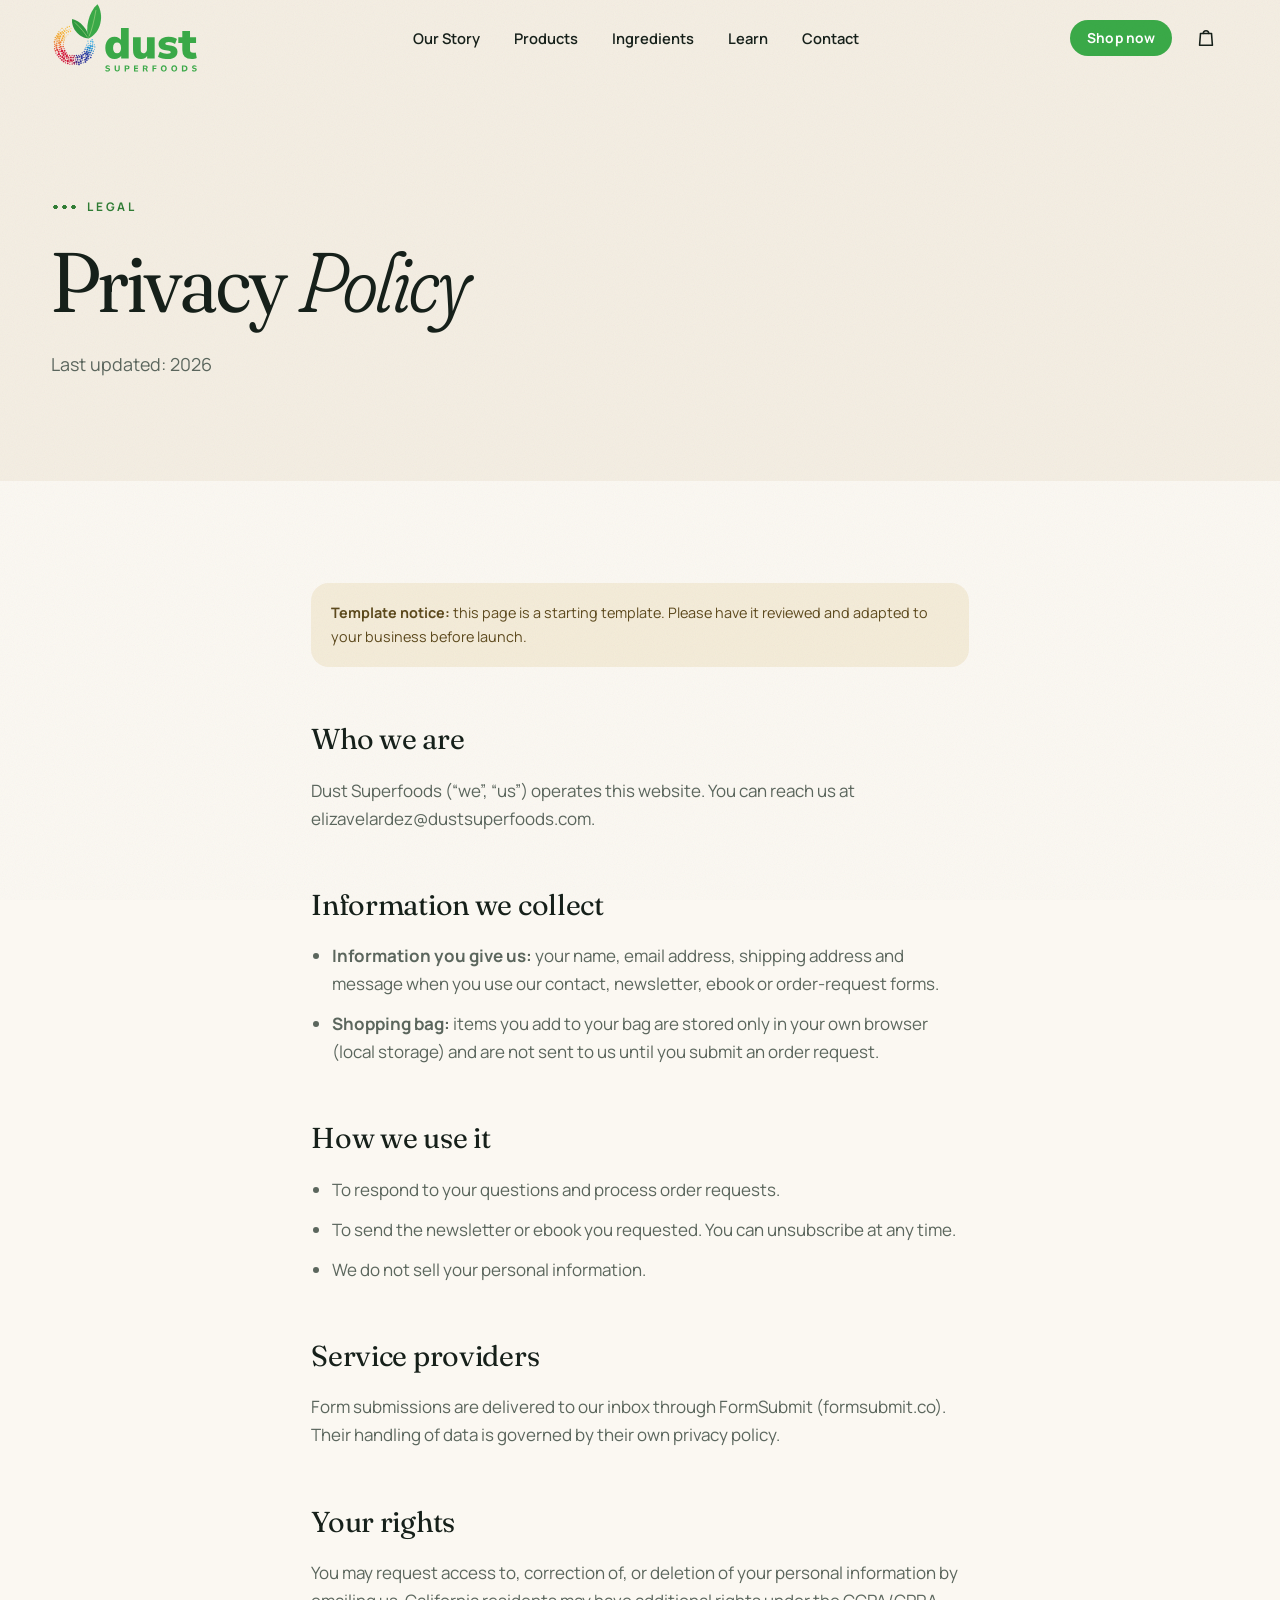
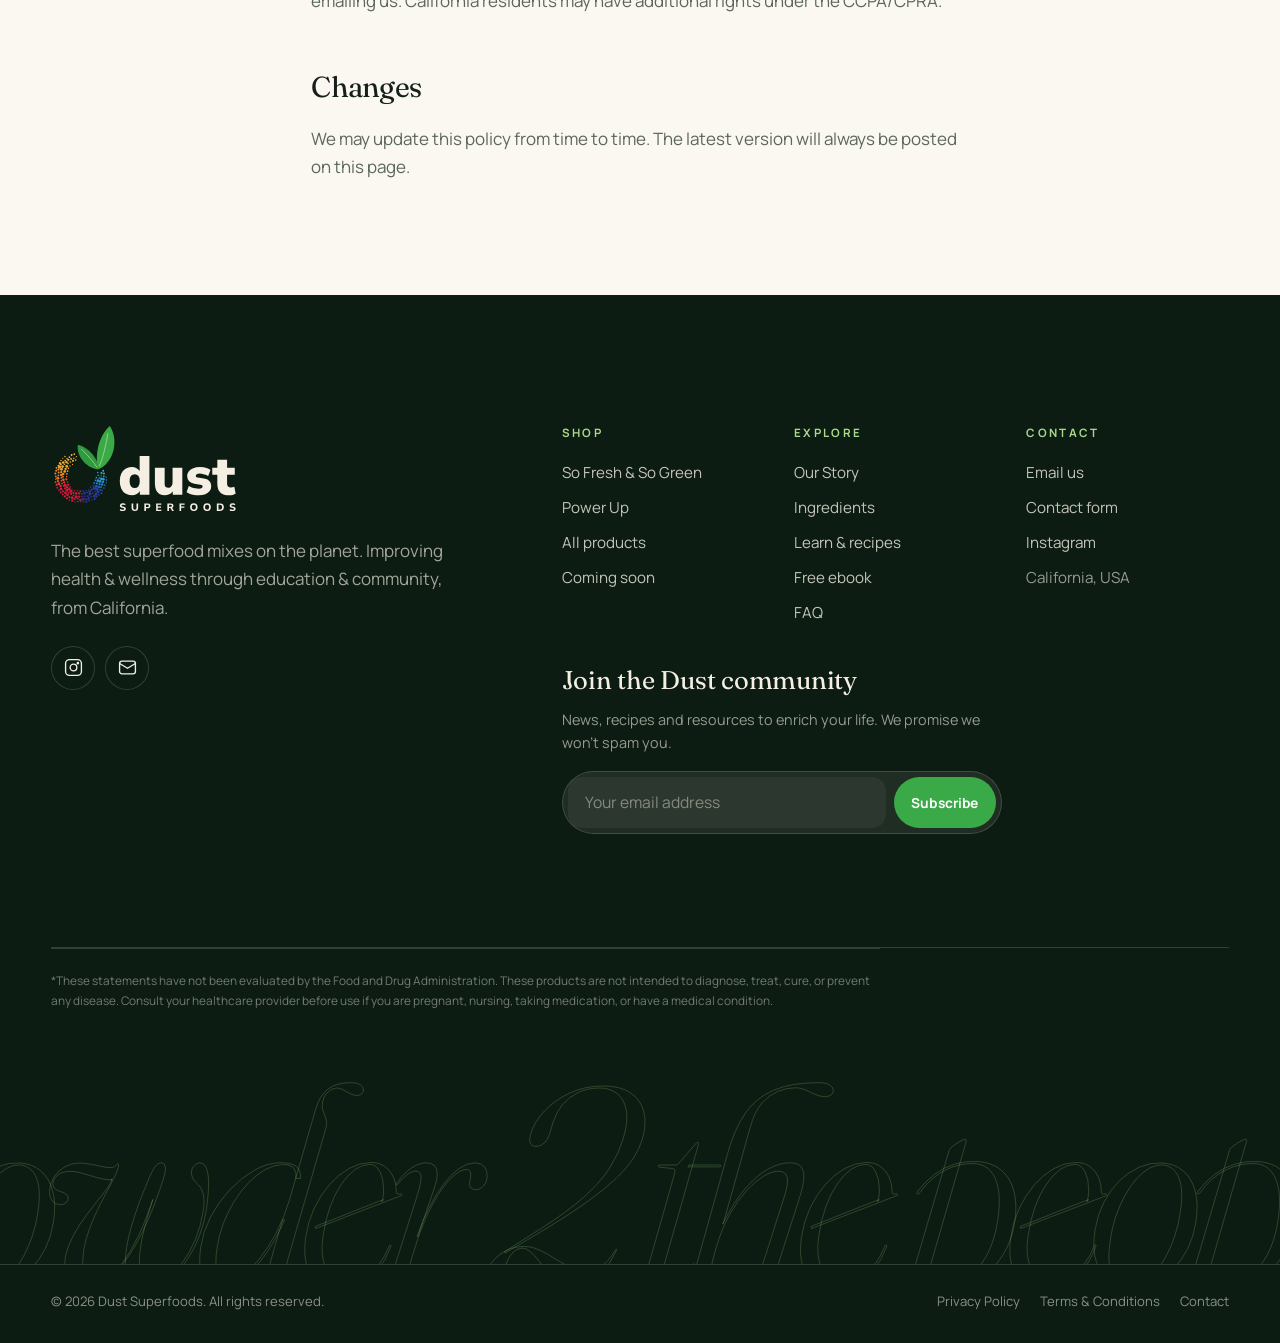
<file: privacy.html>
<!doctype html>
<html lang="en" class="no-js">
<head>
<meta charset="utf-8">
<meta name="viewport" content="width=device-width, initial-scale=1, viewport-fit=cover">
<title>Privacy Policy | Dust Superfoods</title>
<meta name="description" content="How Dust Superfoods collects, uses and protects your personal information.">
<link rel="canonical" href="https://www.dustsuperfoods.com/privacy.html">
<meta name="theme-color" content="#11281a">
<meta property="og:type" content="website">
<meta property="og:site_name" content="Dust Superfoods">
<meta property="og:title" content="Privacy Policy | Dust Superfoods">
<meta property="og:description" content="How Dust Superfoods collects, uses and protects your personal information.">
<meta property="og:url" content="https://www.dustsuperfoods.com/privacy.html">
<meta property="og:image" content="https://www.dustsuperfoods.com/assets/img/og-image.jpg">
<meta name="twitter:card" content="summary_large_image">
<link rel="icon" href="assets/favicon.svg" type="image/svg+xml">
<link rel="apple-touch-icon" href="assets/apple-touch-icon.png">
<link rel="preload" href="assets/fonts/fraunces-latin-full-normal.woff2" as="font" type="font/woff2" crossorigin>
<link rel="preload" href="assets/fonts/manrope-latin-wght-normal.woff2" as="font" type="font/woff2" crossorigin>

<link rel="stylesheet" href="css/style.css">

</head>
<body class="">

<div class="veil" aria-hidden="true"></div>

<a class="skip-link" href="#main">Skip to content</a>
<header class="site-header">
  <div class="container header-inner">
    <a href="index.html" class="logo" aria-label="Dust Superfoods home"><svg xmlns="http://www.w3.org/2000/svg" viewBox="0 0 710 345" role="img" aria-label="Dust Superfoods"><title>Dust Superfoods</title><circle cx="80.4" cy="154.8" r="2.07" fill="#f7b737"/><circle cx="71.2" cy="160.6" r="2.25" fill="#f6b134"/><circle cx="64.9" cy="169.4" r="3.02" fill="#f5ac32"/><circle cx="62.1" cy="179.8" r="3.32" fill="#f4a62f"/><circle cx="59.3" cy="189.8" r="3.16" fill="#f18e2f"/><circle cx="58.2" cy="200.0" r="2.44" fill="#ee762e"/><circle cx="57.4" cy="210.6" r="3.99" fill="#e75632"/><circle cx="61.8" cy="220.3" r="2.72" fill="#dc2e38"/><circle cx="64.5" cy="230.8" r="4.24" fill="#d61a3c"/><circle cx="71.4" cy="239.2" r="3.08" fill="#d41a3d"/><circle cx="78.5" cy="247.8" r="2.35" fill="#d21a3d"/><circle cx="88.5" cy="252.8" r="2.86" fill="#cf1a3d"/><circle cx="99.8" cy="252.8" r="2.50" fill="#cd1a3e"/><circle cx="110.1" cy="255.0" r="3.96" fill="#981f59"/><circle cx="120.5" cy="253.7" r="3.47" fill="#2f2a90"/><circle cx="131.4" cy="253.3" r="3.03" fill="#2e2f95"/><circle cx="141.0" cy="248.2" r="2.38" fill="#2d349a"/><circle cx="148.0" cy="240.0" r="2.68" fill="#2c3aa0"/><circle cx="157.4" cy="234.2" r="3.15" fill="#2b3fa5"/><circle cx="161.5" cy="224.1" r="3.48" fill="#246dbf"/><circle cx="165.9" cy="214.4" r="2.88" fill="#2292d5"/><circle cx="169.3" cy="204.0" r="3.16" fill="#2e9fdc"/><circle cx="92.4" cy="138.3" r="2.85" fill="#f9c03b"/><circle cx="82.2" cy="141.0" r="3.87" fill="#f8bb39"/><circle cx="72.6" cy="145.6" r="3.11" fill="#f7b637"/><circle cx="63.6" cy="151.7" r="3.08" fill="#f6b234"/><circle cx="58.8" cy="161.7" r="5.12" fill="#f5ad32"/><circle cx="54.5" cy="171.2" r="4.37" fill="#f4a830"/><circle cx="51.2" cy="180.9" r="4.87" fill="#f39c2f"/><circle cx="45.4" cy="190.3" r="4.60" fill="#f0882e"/><circle cx="44.1" cy="201.1" r="3.88" fill="#ed742e"/><circle cx="46.1" cy="211.7" r="4.66" fill="#e85931"/><circle cx="49.3" cy="221.9" r="4.28" fill="#df3837"/><circle cx="52.5" cy="232.2" r="5.65" fill="#d71a3c"/><circle cx="59.8" cy="240.2" r="4.86" fill="#d51a3c"/><circle cx="68.3" cy="246.5" r="4.96" fill="#d31a3d"/><circle cx="74.6" cy="255.3" r="5.78" fill="#d11a3d"/><circle cx="83.5" cy="261.3" r="3.80" fill="#cf1a3d"/><circle cx="94.2" cy="263.0" r="4.87" fill="#ce1a3e"/><circle cx="104.7" cy="263.2" r="4.29" fill="#c31b43"/><circle cx="114.9" cy="264.3" r="3.33" fill="#6c2470"/><circle cx="125.0" cy="262.5" r="5.15" fill="#2f2b91"/><circle cx="134.9" cy="259.9" r="3.69" fill="#2e3096"/><circle cx="144.8" cy="256.6" r="5.44" fill="#2d349a"/><circle cx="152.4" cy="249.5" r="4.26" fill="#2c389e"/><circle cx="161.6" cy="244.0" r="5.47" fill="#2b3da3"/><circle cx="169.1" cy="236.2" r="5.42" fill="#2852b0"/><circle cx="171.6" cy="225.6" r="4.16" fill="#2278c6"/><circle cx="175.3" cy="215.9" r="5.41" fill="#2393d5"/><circle cx="180.0" cy="205.9" r="2.95" fill="#2d9edb"/><circle cx="176.2" cy="195.2" r="2.69" fill="#36a8e1"/><circle cx="174.9" cy="185.0" r="2.69" fill="#40b3e7"/><circle cx="94.8" cy="125.5" r="2.31" fill="#f9c23c"/><circle cx="85.5" cy="131.4" r="2.69" fill="#f8be3a"/><circle cx="75.3" cy="134.2" r="3.39" fill="#f8ba38"/><circle cx="64.6" cy="137.7" r="4.11" fill="#f7b636"/><circle cx="57.9" cy="146.5" r="4.39" fill="#f6b234"/><circle cx="50.2" cy="154.2" r="3.15" fill="#f5ad32"/><circle cx="43.4" cy="162.8" r="5.18" fill="#f5a931"/><circle cx="39.0" cy="172.9" r="5.23" fill="#f4a22f"/><circle cx="38.3" cy="183.9" r="4.12" fill="#f1912f"/><circle cx="38.2" cy="194.6" r="4.78" fill="#ef7f2e"/><circle cx="38.4" cy="205.0" r="3.19" fill="#ec6e2e"/><circle cx="39.1" cy="215.5" r="3.45" fill="#e65232"/><circle cx="41.4" cy="225.8" r="3.15" fill="#de3537"/><circle cx="47.2" cy="234.7" r="3.42" fill="#d71a3c"/><circle cx="52.3" cy="243.7" r="4.02" fill="#d51a3c"/><circle cx="59.3" cy="251.4" r="5.45" fill="#d41a3d"/><circle cx="65.3" cy="260.7" r="3.42" fill="#d21a3d"/><circle cx="75.2" cy="265.1" r="3.97" fill="#d01a3d"/><circle cx="84.5" cy="270.1" r="3.34" fill="#cf1a3d"/><circle cx="94.1" cy="275.7" r="5.78" fill="#cd1a3e"/><circle cx="105.1" cy="275.5" r="4.35" fill="#b61c49"/><circle cx="115.7" cy="273.8" r="3.29" fill="#692471"/><circle cx="126.3" cy="273.8" r="3.74" fill="#2f2b91"/><circle cx="137.3" cy="273.4" r="3.45" fill="#2e2f95"/><circle cx="145.6" cy="265.5" r="5.66" fill="#2d3399"/><circle cx="155.9" cy="262.2" r="3.41" fill="#2d379d"/><circle cx="164.3" cy="255.5" r="3.08" fill="#2c3aa0"/><circle cx="171.5" cy="247.5" r="5.74" fill="#2b3ea4"/><circle cx="179.0" cy="239.5" r="4.95" fill="#275ab4"/><circle cx="181.1" cy="228.6" r="4.03" fill="#227cc8"/><circle cx="184.0" cy="218.4" r="5.12" fill="#2393d5"/><circle cx="187.7" cy="208.3" r="4.56" fill="#2b9cda"/><circle cx="187.1" cy="197.6" r="2.79" fill="#34a5e0"/><circle cx="188.4" cy="186.6" r="3.80" fill="#3cafe5"/><circle cx="87.0" cy="115.9" r="3.25" fill="#f9c03b"/><circle cx="77.0" cy="119.7" r="3.42" fill="#f8bd3a"/><circle cx="68.9" cy="127.2" r="3.36" fill="#f7b938"/><circle cx="59.9" cy="132.5" r="2.58" fill="#f7b536"/><circle cx="53.1" cy="140.6" r="3.48" fill="#f6b234"/><circle cx="45.4" cy="147.5" r="4.94" fill="#f5ae33"/><circle cx="36.5" cy="154.3" r="4.25" fill="#f5ab31"/><circle cx="31.5" cy="164.0" r="5.77" fill="#f4a730"/><circle cx="27.6" cy="174.1" r="4.02" fill="#f39b2f"/><circle cx="28.7" cy="185.3" r="3.64" fill="#f18c2f"/><circle cx="27.6" cy="195.6" r="3.57" fill="#ee7c2e"/><circle cx="25.6" cy="206.2" r="5.52" fill="#ec6d2e"/><circle cx="26.0" cy="216.9" r="4.34" fill="#e75532"/><circle cx="29.6" cy="227.1" r="5.24" fill="#e03c36"/><circle cx="36.1" cy="235.8" r="4.85" fill="#d9223b"/><circle cx="37.6" cy="247.0" r="5.19" fill="#d61a3c"/><circle cx="44.5" cy="255.3" r="4.34" fill="#d51a3c"/><circle cx="53.8" cy="261.1" r="5.21" fill="#d31a3d"/><circle cx="61.3" cy="268.4" r="5.24" fill="#d21a3d"/><circle cx="68.5" cy="276.9" r="4.11" fill="#d01a3d"/><circle cx="79.3" cy="279.0" r="5.65" fill="#cf1a3d"/><circle cx="88.9" cy="284.0" r="3.48" fill="#ce1a3e"/><circle cx="99.8" cy="283.2" r="3.42" fill="#cc1a3e"/><circle cx="110.0" cy="288.0" r="5.26" fill="#91205d"/><circle cx="120.4" cy="283.8" r="5.31" fill="#4e2780"/><circle cx="131.6" cy="286.2" r="4.84" fill="#2f2c92"/><circle cx="141.0" cy="280.2" r="4.54" fill="#2e2f95"/><circle cx="150.1" cy="275.0" r="3.04" fill="#2d3399"/><circle cx="161.4" cy="273.3" r="4.82" fill="#2d369c"/><circle cx="168.5" cy="265.0" r="5.61" fill="#2c399f"/><circle cx="175.7" cy="257.3" r="5.44" fill="#2b3da3"/><circle cx="183.9" cy="250.1" r="3.59" fill="#2a48aa"/><circle cx="187.0" cy="239.6" r="3.82" fill="#2565bb"/><circle cx="191.2" cy="230.1" r="4.64" fill="#2182cc"/><circle cx="194.4" cy="220.1" r="4.10" fill="#2394d6"/><circle cx="195.6" cy="209.8" r="4.92" fill="#2b9cda"/><circle cx="197.3" cy="199.4" r="3.39" fill="#32a4df"/><circle cx="197.7" cy="188.8" r="3.84" fill="#3aace3"/><circle cx="194.9" cy="178.6" r="3.44" fill="#41b4e8"/><circle cx="52.1" cy="124.9" r="2.86" fill="#f7b536"/><circle cx="44.1" cy="132.0" r="2.11" fill="#f6b234"/><circle cx="37.2" cy="140.3" r="2.63" fill="#f6ae33"/><circle cx="32.9" cy="150.1" r="3.93" fill="#f5ab31"/><circle cx="27.1" cy="158.9" r="3.24" fill="#f4a830"/><circle cx="20.4" cy="167.7" r="3.42" fill="#f3a02f"/><circle cx="19.3" cy="178.5" r="3.34" fill="#f1922f"/><circle cx="16.4" cy="188.8" r="3.90" fill="#f0852e"/><circle cx="18.0" cy="199.6" r="3.43" fill="#ee772e"/><circle cx="17.8" cy="210.1" r="2.83" fill="#eb682e"/><circle cx="17.0" cy="221.1" r="3.32" fill="#e55032"/><circle cx="20.9" cy="231.2" r="3.85" fill="#df3937"/><circle cx="23.4" cy="241.9" r="3.18" fill="#d9223b"/><circle cx="29.9" cy="250.8" r="3.31" fill="#d61a3c"/><circle cx="36.4" cy="259.3" r="3.70" fill="#d51a3c"/><circle cx="43.7" cy="267.1" r="3.37" fill="#d41a3d"/><circle cx="51.5" cy="274.4" r="4.23" fill="#d21a3d"/><circle cx="59.6" cy="281.6" r="4.09" fill="#d11a3d"/><circle cx="68.5" cy="288.0" r="2.80" fill="#d01a3d"/><circle cx="79.2" cy="290.5" r="4.23" fill="#ce1a3e"/><circle cx="89.2" cy="295.0" r="2.54" fill="#cd1a3e"/><circle cx="100.3" cy="293.4" r="3.18" fill="#c81a40"/><circle cx="110.8" cy="293.9" r="2.76" fill="#8b2160"/><circle cx="121.3" cy="293.4" r="3.66" fill="#4f277f"/><circle cx="132.4" cy="295.3" r="4.13" fill="#2f2b91"/><circle cx="141.9" cy="289.4" r="3.75" fill="#2e2f95"/><circle cx="152.7" cy="287.8" r="2.55" fill="#2e3298"/><circle cx="162.8" cy="283.7" r="4.28" fill="#2d359b"/><circle cx="169.8" cy="274.9" r="4.25" fill="#2c389e"/><circle cx="178.4" cy="268.6" r="3.27" fill="#2c3ba1"/><circle cx="187.9" cy="262.7" r="4.00" fill="#2b3ea4"/><circle cx="190.9" cy="251.6" r="3.16" fill="#294fae"/><circle cx="197.8" cy="243.3" r="2.96" fill="#256abd"/><circle cx="200.6" cy="232.9" r="2.92" fill="#2184cd"/><circle cx="206.2" cy="223.5" r="2.26" fill="#2393d5"/><circle cx="207.4" cy="212.7" r="2.85" fill="#2a9bda"/><circle cx="205.6" cy="201.9" r="2.39" fill="#31a2de"/><path d="M178.0 173.0C178.7 132.8 137.7 88.6 100.0 81.0C94.2 130.2 138.8 171.5 178.0 173.0Z" fill="#2F9A3F"/><path d="M178.0 173.0C237.1 145.1 253.2 62.8 220.0 11.0C175.8 48.0 161.3 130.6 178.0 173.0Z" fill="#3AAA48"/><path d="M171.8 165.6Q154.4 137.7 114.0 97.6" stroke="#A9D98A" stroke-width="3.5" fill="none" stroke-linecap="round" opacity=".85"/><path d="M181.4 160.0Q199.2 118.0 212.4 40.2" stroke="#A9D98A" stroke-width="3.5" fill="none" stroke-linecap="round" opacity=".85"/><g fill="var(--logo-word,#3AAA48)"><g transform="translate(251.1 267.7)"><path transform="translate(0.00 0) scale(0.20500 -0.20500)" d="M244 -11Q181 -11 132.5 20.0Q84 51 56.5 109.0Q29 167 29 246Q29 327 56.5 384.0Q84 441 132.5 472.0Q181 503 244 503Q299 503 343 477Q374 458 391 432V705H569V0H395V67Q379 37 346 17Q301 -11 244 -11ZM301 120Q341 120 367.0 150.0Q393 180 393 246Q393 313 367.0 342.5Q341 372 301 372Q260 372 234.0 342.5Q208 313 208 246Q208 180 234.0 150.0Q260 120 301 120Z"/><path transform="translate(127.10 0) scale(0.20500 -0.20500)" d="M236 -11Q172 -11 131.0 12.5Q90 36 69.5 83.0Q49 130 49 202V492H227V197Q227 173 233.5 157.0Q240 141 254.0 133.0Q268 125 289 125Q313 125 331.5 136.5Q350 148 360.5 169.5Q371 191 371 220V492H549V0H375V61Q356 33 330 15Q290 -11 236 -11Z"/><path transform="translate(250.31 0) scale(0.20500 -0.20500)" d="M248 -11Q203 -11 161.5 -5.0Q120 1 86.0 13.0Q52 25 25 42L66 157Q91 143 121.5 132.0Q152 121 185.0 115.0Q218 109 249 109Q286 109 302.0 119.5Q318 130 318 147Q318 162 307.5 170.0Q297 178 278 181L167 199Q105 210 71.0 244.5Q37 279 37 335Q37 387 66.5 424.5Q96 462 147.5 482.5Q199 503 266 503Q302 503 337.0 497.5Q372 492 404.0 480.5Q436 469 462 450L418 337Q399 351 373.0 361.0Q347 371 319.5 377.5Q292 384 269 384Q228 384 211.0 373.0Q194 362 194 345Q194 332 203.0 323.5Q212 315 231 312L342 293Q406 283 440.5 249.5Q475 216 475 159Q475 105 447.0 67.0Q419 29 368.0 9.0Q317 -11 248 -11Z"/><path transform="translate(351.99 0) scale(0.20500 -0.20500)" d="M310 -11Q198 -11 144.0 41.0Q90 93 90 198V361H-2V492H90V635H268V492H408V361H268V204Q268 167 285.5 149.5Q303 132 341 132Q353 132 367.5 135.0Q382 138 400 142L424 14Q401 2 370.5 -4.5Q340 -11 310 -11Z"/></g><g transform="translate(255.2 328.6)"><path transform="translate(0.00 0) scale(0.04000 -0.04000)" d="M323 -11Q268 -11 216.5 -1.5Q165 8 121.0 25.5Q77 43 44 67L89 189Q121 167 158.0 151.0Q195 135 237.0 126.5Q279 118 323 118Q396 118 427.0 140.5Q458 163 458 197Q458 216 448.5 230.0Q439 244 417.5 254.5Q396 265 359 272L246 296Q150 316 103.5 364.5Q57 413 57 492Q57 560 93.5 610.0Q130 660 194.5 688.0Q259 716 343 716Q392 716 437.0 706.5Q482 697 520.0 679.0Q558 661 586 636L541 522Q501 554 451.0 570.5Q401 587 342 587Q300 587 270.5 576.0Q241 565 225.5 545.0Q210 525 210 499Q210 470 231.0 452.0Q252 434 304 423L417 399Q515 378 563.0 331.5Q611 285 611 209Q611 143 575.5 93.5Q540 44 475.5 16.5Q411 -11 323 -11Z"/><path transform="translate(43.29 0) scale(0.04000 -0.04000)" d="M373 -11Q223 -11 144.5 66.0Q66 143 66 295V705H221V294Q221 208 260.0 164.5Q299 121 373 121Q447 121 485.5 164.5Q524 208 524 294V705H677V295Q677 143 600.0 66.0Q523 -11 373 -11Z"/><path transform="translate(90.67 0) scale(0.04000 -0.04000)" d="M71 0V705H393Q472 705 527.0 678.0Q582 651 610.5 601.0Q639 551 639 480Q639 409 610.5 358.5Q582 308 527.0 281.0Q472 254 393 254H226V0ZM226 374H367Q427 374 458.5 401.0Q490 428 490 480Q490 532 458.5 558.0Q427 584 367 584H226Z"/><path transform="translate(134.88 0) scale(0.04000 -0.04000)" d="M71 0V705H554V584H219V419H532V297H219V121H554V0Z"/><path transform="translate(176.73 0) scale(0.04000 -0.04000)" d="M71 0V705H393Q511 705 575.0 648.0Q639 591 639 489Q639 423 610.0 375.0Q581 327 527 301Q507 292 485 286Q501 281 516 272Q547 251 570 209L684 0H513L391 225Q381 243 368.0 253.5Q355 264 338.5 268.5Q322 273 302 273H226V0ZM226 385H365Q427 385 458.5 410.0Q490 435 490 485Q490 534 458.5 559.0Q427 584 365 584H226Z"/><path transform="translate(222.23 0) scale(0.04000 -0.04000)" d="M71 0V705H547V584H226V412H525V291H226V0Z"/><path transform="translate(262.68 0) scale(0.04000 -0.04000)" d="M398 -11Q320 -11 255.5 15.0Q191 41 145.0 89.0Q99 137 74.5 204.0Q50 271 50 353Q50 436 74.5 502.5Q99 569 145.0 616.5Q191 664 255.5 690.0Q320 716 398 716Q477 716 541.0 690.0Q605 664 651.0 617.0Q697 570 722.0 503.0Q747 436 747 354Q747 271 722.0 204.0Q697 137 651.0 89.0Q605 41 541.0 15.0Q477 -11 398 -11ZM398 121Q458 121 499.0 148.5Q540 176 562.5 228.5Q585 281 585 353Q585 426 563.0 478.0Q541 530 499.0 557.0Q457 584 398 584Q340 584 298.0 557.0Q256 530 234.0 478.0Q212 426 212 353Q212 281 234.0 228.5Q256 176 298.0 148.5Q340 121 398 121Z"/><path transform="translate(312.17 0) scale(0.04000 -0.04000)" d="M398 -11Q320 -11 255.5 15.0Q191 41 145.0 89.0Q99 137 74.5 204.0Q50 271 50 353Q50 436 74.5 502.5Q99 569 145.0 616.5Q191 664 255.5 690.0Q320 716 398 716Q477 716 541.0 690.0Q605 664 651.0 617.0Q697 570 722.0 503.0Q747 436 747 354Q747 271 722.0 204.0Q697 137 651.0 89.0Q605 41 541.0 15.0Q477 -11 398 -11ZM398 121Q458 121 499.0 148.5Q540 176 562.5 228.5Q585 281 585 353Q585 426 563.0 478.0Q541 530 499.0 557.0Q457 584 398 584Q340 584 298.0 557.0Q256 530 234.0 478.0Q212 426 212 353Q212 281 234.0 228.5Q256 176 298.0 148.5Q340 121 398 121Z"/><path transform="translate(361.67 0) scale(0.04000 -0.04000)" d="M71 0V705H347Q467 705 551.5 663.5Q636 622 680.5 543.5Q725 465 725 353Q725 241 680.5 162.0Q636 83 551.5 41.5Q467 0 347 0ZM226 127H338Q451 127 507.0 183.0Q563 239 563 353Q563 467 506.5 522.5Q450 578 338 578H226Z"/><path transform="translate(410.28 0) scale(0.04000 -0.04000)" d="M323 -11Q268 -11 216.5 -1.5Q165 8 121.0 25.5Q77 43 44 67L89 189Q121 167 158.0 151.0Q195 135 237.0 126.5Q279 118 323 118Q396 118 427.0 140.5Q458 163 458 197Q458 216 448.5 230.0Q439 244 417.5 254.5Q396 265 359 272L246 296Q150 316 103.5 364.5Q57 413 57 492Q57 560 93.5 610.0Q130 660 194.5 688.0Q259 716 343 716Q392 716 437.0 706.5Q482 697 520.0 679.0Q558 661 586 636L541 522Q501 554 451.0 570.5Q401 587 342 587Q300 587 270.5 576.0Q241 565 225.5 545.0Q210 525 210 499Q210 470 231.0 452.0Q252 434 304 423L417 399Q515 378 563.0 331.5Q611 285 611 209Q611 143 575.5 93.5Q540 44 475.5 16.5Q411 -11 323 -11Z"/></g></g></svg></a>
    <nav class="nav" aria-label="Main"><a href="about.html">Our Story</a><a href="shop.html">Products</a><a href="ingredients.html">Ingredients</a><a href="learn.html">Learn</a><a href="contact.html">Contact</a></nav>
    <div class="header-actions">
      <a href="shop.html" class="btn btn--leaf btn--sm header-cta" data-magnetic>Shop now</a>
      <button class="icon-btn" type="button" data-open-cart aria-label="Open shopping bag"><svg viewBox="0 0 24 24" fill="none" stroke="currentColor" stroke-width="1.7" stroke-linecap="round" stroke-linejoin="round" aria-hidden="true"><path d="M6 7h12l1 13H5L6 7z"/><path d="M9 7a3 3 0 0 1 6 0"/></svg><span class="cart-count" aria-live="polite">0</span></button>
      <button class="icon-btn menu-toggle" type="button" aria-expanded="false" aria-controls="mobile-menu" aria-label="Open menu"><span class="bars"><span></span><span></span></span></button>
    </div>
  </div>
</header>
<div class="mobile-menu" id="mobile-menu" aria-hidden="true">
  <nav aria-label="Mobile"><a href="index.html"><small>01</small>Home</a><a href="about.html"><small>02</small>Our Story</a><a href="shop.html"><small>03</small>Products</a><a href="ingredients.html"><small>04</small>Ingredients</a><a href="learn.html"><small>05</small>Learn</a><a href="contact.html"><small>06</small>Contact</a></nav>
  <div class="mm-foot"><a href="shop.html" class="btn btn--leaf">Shop the blends <svg class="arrow" viewBox="0 0 24 24" fill="none" stroke="currentColor" stroke-width="2" stroke-linecap="round" stroke-linejoin="round" aria-hidden="true"><path d="M5 12h14M13 6l6 6-6 6"/></svg></a><a href="https://www.instagram.com/dustsuperfoods/" data-ig target="_blank" rel="noopener">@dustsuperfoods</a></div>
</div>
<main id="main">
<section class="page-hero on-cream"><div class="container"><span class="eyebrow">Legal</span><h1 class="h1">Privacy <em>Policy</em></h1><p class="lead">Last updated: <span data-year>2026</span></p></div></section>
<section class="section section--tight"><div class="container legal"><p class="note"><b>Template notice:</b> this page is a starting template. Please have it reviewed and adapted to your business before launch.</p>
<h2>Who we are</h2><p>Dust Superfoods (“we”, “us”) operates this website. You can reach us at <a href="mailto:elizavelardez@dustsuperfoods.com">elizavelardez@dustsuperfoods.com</a>.</p>
<h2>Information we collect</h2><ul><li><b>Information you give us:</b> your name, email address, shipping address and message when you use our contact, newsletter, ebook or order-request forms.</li><li><b>Shopping bag:</b> items you add to your bag are stored only in your own browser (local storage) and are not sent to us until you submit an order request.</li></ul>
<h2>How we use it</h2><ul><li>To respond to your questions and process order requests.</li><li>To send the newsletter or ebook you requested. You can unsubscribe at any time.</li><li>We do not sell your personal information.</li></ul>
<h2>Service providers</h2><p>Form submissions are delivered to our inbox through FormSubmit (formsubmit.co). Their handling of data is governed by their own privacy policy.</p>
<h2>Your rights</h2><p>You may request access to, correction of, or deletion of your personal information by emailing us. California residents may have additional rights under the CCPA/CPRA.</p>
<h2>Changes</h2><p>We may update this policy from time to time. The latest version will always be posted on this page.</p></div></section>
</main>

<footer class="site-footer on-dark">
  <div class="container">
    <div class="footer-top">
      <div class="footer-brand">
        <a href="index.html" class="logo" aria-label="Dust Superfoods home"><svg xmlns="http://www.w3.org/2000/svg" viewBox="0 0 710 345" role="img" aria-label="Dust Superfoods"><title>Dust Superfoods</title><circle cx="80.4" cy="154.8" r="2.07" fill="#f7b737"/><circle cx="71.2" cy="160.6" r="2.25" fill="#f6b134"/><circle cx="64.9" cy="169.4" r="3.02" fill="#f5ac32"/><circle cx="62.1" cy="179.8" r="3.32" fill="#f4a62f"/><circle cx="59.3" cy="189.8" r="3.16" fill="#f18e2f"/><circle cx="58.2" cy="200.0" r="2.44" fill="#ee762e"/><circle cx="57.4" cy="210.6" r="3.99" fill="#e75632"/><circle cx="61.8" cy="220.3" r="2.72" fill="#dc2e38"/><circle cx="64.5" cy="230.8" r="4.24" fill="#d61a3c"/><circle cx="71.4" cy="239.2" r="3.08" fill="#d41a3d"/><circle cx="78.5" cy="247.8" r="2.35" fill="#d21a3d"/><circle cx="88.5" cy="252.8" r="2.86" fill="#cf1a3d"/><circle cx="99.8" cy="252.8" r="2.50" fill="#cd1a3e"/><circle cx="110.1" cy="255.0" r="3.96" fill="#981f59"/><circle cx="120.5" cy="253.7" r="3.47" fill="#2f2a90"/><circle cx="131.4" cy="253.3" r="3.03" fill="#2e2f95"/><circle cx="141.0" cy="248.2" r="2.38" fill="#2d349a"/><circle cx="148.0" cy="240.0" r="2.68" fill="#2c3aa0"/><circle cx="157.4" cy="234.2" r="3.15" fill="#2b3fa5"/><circle cx="161.5" cy="224.1" r="3.48" fill="#246dbf"/><circle cx="165.9" cy="214.4" r="2.88" fill="#2292d5"/><circle cx="169.3" cy="204.0" r="3.16" fill="#2e9fdc"/><circle cx="92.4" cy="138.3" r="2.85" fill="#f9c03b"/><circle cx="82.2" cy="141.0" r="3.87" fill="#f8bb39"/><circle cx="72.6" cy="145.6" r="3.11" fill="#f7b637"/><circle cx="63.6" cy="151.7" r="3.08" fill="#f6b234"/><circle cx="58.8" cy="161.7" r="5.12" fill="#f5ad32"/><circle cx="54.5" cy="171.2" r="4.37" fill="#f4a830"/><circle cx="51.2" cy="180.9" r="4.87" fill="#f39c2f"/><circle cx="45.4" cy="190.3" r="4.60" fill="#f0882e"/><circle cx="44.1" cy="201.1" r="3.88" fill="#ed742e"/><circle cx="46.1" cy="211.7" r="4.66" fill="#e85931"/><circle cx="49.3" cy="221.9" r="4.28" fill="#df3837"/><circle cx="52.5" cy="232.2" r="5.65" fill="#d71a3c"/><circle cx="59.8" cy="240.2" r="4.86" fill="#d51a3c"/><circle cx="68.3" cy="246.5" r="4.96" fill="#d31a3d"/><circle cx="74.6" cy="255.3" r="5.78" fill="#d11a3d"/><circle cx="83.5" cy="261.3" r="3.80" fill="#cf1a3d"/><circle cx="94.2" cy="263.0" r="4.87" fill="#ce1a3e"/><circle cx="104.7" cy="263.2" r="4.29" fill="#c31b43"/><circle cx="114.9" cy="264.3" r="3.33" fill="#6c2470"/><circle cx="125.0" cy="262.5" r="5.15" fill="#2f2b91"/><circle cx="134.9" cy="259.9" r="3.69" fill="#2e3096"/><circle cx="144.8" cy="256.6" r="5.44" fill="#2d349a"/><circle cx="152.4" cy="249.5" r="4.26" fill="#2c389e"/><circle cx="161.6" cy="244.0" r="5.47" fill="#2b3da3"/><circle cx="169.1" cy="236.2" r="5.42" fill="#2852b0"/><circle cx="171.6" cy="225.6" r="4.16" fill="#2278c6"/><circle cx="175.3" cy="215.9" r="5.41" fill="#2393d5"/><circle cx="180.0" cy="205.9" r="2.95" fill="#2d9edb"/><circle cx="176.2" cy="195.2" r="2.69" fill="#36a8e1"/><circle cx="174.9" cy="185.0" r="2.69" fill="#40b3e7"/><circle cx="94.8" cy="125.5" r="2.31" fill="#f9c23c"/><circle cx="85.5" cy="131.4" r="2.69" fill="#f8be3a"/><circle cx="75.3" cy="134.2" r="3.39" fill="#f8ba38"/><circle cx="64.6" cy="137.7" r="4.11" fill="#f7b636"/><circle cx="57.9" cy="146.5" r="4.39" fill="#f6b234"/><circle cx="50.2" cy="154.2" r="3.15" fill="#f5ad32"/><circle cx="43.4" cy="162.8" r="5.18" fill="#f5a931"/><circle cx="39.0" cy="172.9" r="5.23" fill="#f4a22f"/><circle cx="38.3" cy="183.9" r="4.12" fill="#f1912f"/><circle cx="38.2" cy="194.6" r="4.78" fill="#ef7f2e"/><circle cx="38.4" cy="205.0" r="3.19" fill="#ec6e2e"/><circle cx="39.1" cy="215.5" r="3.45" fill="#e65232"/><circle cx="41.4" cy="225.8" r="3.15" fill="#de3537"/><circle cx="47.2" cy="234.7" r="3.42" fill="#d71a3c"/><circle cx="52.3" cy="243.7" r="4.02" fill="#d51a3c"/><circle cx="59.3" cy="251.4" r="5.45" fill="#d41a3d"/><circle cx="65.3" cy="260.7" r="3.42" fill="#d21a3d"/><circle cx="75.2" cy="265.1" r="3.97" fill="#d01a3d"/><circle cx="84.5" cy="270.1" r="3.34" fill="#cf1a3d"/><circle cx="94.1" cy="275.7" r="5.78" fill="#cd1a3e"/><circle cx="105.1" cy="275.5" r="4.35" fill="#b61c49"/><circle cx="115.7" cy="273.8" r="3.29" fill="#692471"/><circle cx="126.3" cy="273.8" r="3.74" fill="#2f2b91"/><circle cx="137.3" cy="273.4" r="3.45" fill="#2e2f95"/><circle cx="145.6" cy="265.5" r="5.66" fill="#2d3399"/><circle cx="155.9" cy="262.2" r="3.41" fill="#2d379d"/><circle cx="164.3" cy="255.5" r="3.08" fill="#2c3aa0"/><circle cx="171.5" cy="247.5" r="5.74" fill="#2b3ea4"/><circle cx="179.0" cy="239.5" r="4.95" fill="#275ab4"/><circle cx="181.1" cy="228.6" r="4.03" fill="#227cc8"/><circle cx="184.0" cy="218.4" r="5.12" fill="#2393d5"/><circle cx="187.7" cy="208.3" r="4.56" fill="#2b9cda"/><circle cx="187.1" cy="197.6" r="2.79" fill="#34a5e0"/><circle cx="188.4" cy="186.6" r="3.80" fill="#3cafe5"/><circle cx="87.0" cy="115.9" r="3.25" fill="#f9c03b"/><circle cx="77.0" cy="119.7" r="3.42" fill="#f8bd3a"/><circle cx="68.9" cy="127.2" r="3.36" fill="#f7b938"/><circle cx="59.9" cy="132.5" r="2.58" fill="#f7b536"/><circle cx="53.1" cy="140.6" r="3.48" fill="#f6b234"/><circle cx="45.4" cy="147.5" r="4.94" fill="#f5ae33"/><circle cx="36.5" cy="154.3" r="4.25" fill="#f5ab31"/><circle cx="31.5" cy="164.0" r="5.77" fill="#f4a730"/><circle cx="27.6" cy="174.1" r="4.02" fill="#f39b2f"/><circle cx="28.7" cy="185.3" r="3.64" fill="#f18c2f"/><circle cx="27.6" cy="195.6" r="3.57" fill="#ee7c2e"/><circle cx="25.6" cy="206.2" r="5.52" fill="#ec6d2e"/><circle cx="26.0" cy="216.9" r="4.34" fill="#e75532"/><circle cx="29.6" cy="227.1" r="5.24" fill="#e03c36"/><circle cx="36.1" cy="235.8" r="4.85" fill="#d9223b"/><circle cx="37.6" cy="247.0" r="5.19" fill="#d61a3c"/><circle cx="44.5" cy="255.3" r="4.34" fill="#d51a3c"/><circle cx="53.8" cy="261.1" r="5.21" fill="#d31a3d"/><circle cx="61.3" cy="268.4" r="5.24" fill="#d21a3d"/><circle cx="68.5" cy="276.9" r="4.11" fill="#d01a3d"/><circle cx="79.3" cy="279.0" r="5.65" fill="#cf1a3d"/><circle cx="88.9" cy="284.0" r="3.48" fill="#ce1a3e"/><circle cx="99.8" cy="283.2" r="3.42" fill="#cc1a3e"/><circle cx="110.0" cy="288.0" r="5.26" fill="#91205d"/><circle cx="120.4" cy="283.8" r="5.31" fill="#4e2780"/><circle cx="131.6" cy="286.2" r="4.84" fill="#2f2c92"/><circle cx="141.0" cy="280.2" r="4.54" fill="#2e2f95"/><circle cx="150.1" cy="275.0" r="3.04" fill="#2d3399"/><circle cx="161.4" cy="273.3" r="4.82" fill="#2d369c"/><circle cx="168.5" cy="265.0" r="5.61" fill="#2c399f"/><circle cx="175.7" cy="257.3" r="5.44" fill="#2b3da3"/><circle cx="183.9" cy="250.1" r="3.59" fill="#2a48aa"/><circle cx="187.0" cy="239.6" r="3.82" fill="#2565bb"/><circle cx="191.2" cy="230.1" r="4.64" fill="#2182cc"/><circle cx="194.4" cy="220.1" r="4.10" fill="#2394d6"/><circle cx="195.6" cy="209.8" r="4.92" fill="#2b9cda"/><circle cx="197.3" cy="199.4" r="3.39" fill="#32a4df"/><circle cx="197.7" cy="188.8" r="3.84" fill="#3aace3"/><circle cx="194.9" cy="178.6" r="3.44" fill="#41b4e8"/><circle cx="52.1" cy="124.9" r="2.86" fill="#f7b536"/><circle cx="44.1" cy="132.0" r="2.11" fill="#f6b234"/><circle cx="37.2" cy="140.3" r="2.63" fill="#f6ae33"/><circle cx="32.9" cy="150.1" r="3.93" fill="#f5ab31"/><circle cx="27.1" cy="158.9" r="3.24" fill="#f4a830"/><circle cx="20.4" cy="167.7" r="3.42" fill="#f3a02f"/><circle cx="19.3" cy="178.5" r="3.34" fill="#f1922f"/><circle cx="16.4" cy="188.8" r="3.90" fill="#f0852e"/><circle cx="18.0" cy="199.6" r="3.43" fill="#ee772e"/><circle cx="17.8" cy="210.1" r="2.83" fill="#eb682e"/><circle cx="17.0" cy="221.1" r="3.32" fill="#e55032"/><circle cx="20.9" cy="231.2" r="3.85" fill="#df3937"/><circle cx="23.4" cy="241.9" r="3.18" fill="#d9223b"/><circle cx="29.9" cy="250.8" r="3.31" fill="#d61a3c"/><circle cx="36.4" cy="259.3" r="3.70" fill="#d51a3c"/><circle cx="43.7" cy="267.1" r="3.37" fill="#d41a3d"/><circle cx="51.5" cy="274.4" r="4.23" fill="#d21a3d"/><circle cx="59.6" cy="281.6" r="4.09" fill="#d11a3d"/><circle cx="68.5" cy="288.0" r="2.80" fill="#d01a3d"/><circle cx="79.2" cy="290.5" r="4.23" fill="#ce1a3e"/><circle cx="89.2" cy="295.0" r="2.54" fill="#cd1a3e"/><circle cx="100.3" cy="293.4" r="3.18" fill="#c81a40"/><circle cx="110.8" cy="293.9" r="2.76" fill="#8b2160"/><circle cx="121.3" cy="293.4" r="3.66" fill="#4f277f"/><circle cx="132.4" cy="295.3" r="4.13" fill="#2f2b91"/><circle cx="141.9" cy="289.4" r="3.75" fill="#2e2f95"/><circle cx="152.7" cy="287.8" r="2.55" fill="#2e3298"/><circle cx="162.8" cy="283.7" r="4.28" fill="#2d359b"/><circle cx="169.8" cy="274.9" r="4.25" fill="#2c389e"/><circle cx="178.4" cy="268.6" r="3.27" fill="#2c3ba1"/><circle cx="187.9" cy="262.7" r="4.00" fill="#2b3ea4"/><circle cx="190.9" cy="251.6" r="3.16" fill="#294fae"/><circle cx="197.8" cy="243.3" r="2.96" fill="#256abd"/><circle cx="200.6" cy="232.9" r="2.92" fill="#2184cd"/><circle cx="206.2" cy="223.5" r="2.26" fill="#2393d5"/><circle cx="207.4" cy="212.7" r="2.85" fill="#2a9bda"/><circle cx="205.6" cy="201.9" r="2.39" fill="#31a2de"/><path d="M178.0 173.0C178.7 132.8 137.7 88.6 100.0 81.0C94.2 130.2 138.8 171.5 178.0 173.0Z" fill="#2F9A3F"/><path d="M178.0 173.0C237.1 145.1 253.2 62.8 220.0 11.0C175.8 48.0 161.3 130.6 178.0 173.0Z" fill="#3AAA48"/><path d="M171.8 165.6Q154.4 137.7 114.0 97.6" stroke="#A9D98A" stroke-width="3.5" fill="none" stroke-linecap="round" opacity=".85"/><path d="M181.4 160.0Q199.2 118.0 212.4 40.2" stroke="#A9D98A" stroke-width="3.5" fill="none" stroke-linecap="round" opacity=".85"/><g fill="var(--logo-word,#3AAA48)"><g transform="translate(251.1 267.7)"><path transform="translate(0.00 0) scale(0.20500 -0.20500)" d="M244 -11Q181 -11 132.5 20.0Q84 51 56.5 109.0Q29 167 29 246Q29 327 56.5 384.0Q84 441 132.5 472.0Q181 503 244 503Q299 503 343 477Q374 458 391 432V705H569V0H395V67Q379 37 346 17Q301 -11 244 -11ZM301 120Q341 120 367.0 150.0Q393 180 393 246Q393 313 367.0 342.5Q341 372 301 372Q260 372 234.0 342.5Q208 313 208 246Q208 180 234.0 150.0Q260 120 301 120Z"/><path transform="translate(127.10 0) scale(0.20500 -0.20500)" d="M236 -11Q172 -11 131.0 12.5Q90 36 69.5 83.0Q49 130 49 202V492H227V197Q227 173 233.5 157.0Q240 141 254.0 133.0Q268 125 289 125Q313 125 331.5 136.5Q350 148 360.5 169.5Q371 191 371 220V492H549V0H375V61Q356 33 330 15Q290 -11 236 -11Z"/><path transform="translate(250.31 0) scale(0.20500 -0.20500)" d="M248 -11Q203 -11 161.5 -5.0Q120 1 86.0 13.0Q52 25 25 42L66 157Q91 143 121.5 132.0Q152 121 185.0 115.0Q218 109 249 109Q286 109 302.0 119.5Q318 130 318 147Q318 162 307.5 170.0Q297 178 278 181L167 199Q105 210 71.0 244.5Q37 279 37 335Q37 387 66.5 424.5Q96 462 147.5 482.5Q199 503 266 503Q302 503 337.0 497.5Q372 492 404.0 480.5Q436 469 462 450L418 337Q399 351 373.0 361.0Q347 371 319.5 377.5Q292 384 269 384Q228 384 211.0 373.0Q194 362 194 345Q194 332 203.0 323.5Q212 315 231 312L342 293Q406 283 440.5 249.5Q475 216 475 159Q475 105 447.0 67.0Q419 29 368.0 9.0Q317 -11 248 -11Z"/><path transform="translate(351.99 0) scale(0.20500 -0.20500)" d="M310 -11Q198 -11 144.0 41.0Q90 93 90 198V361H-2V492H90V635H268V492H408V361H268V204Q268 167 285.5 149.5Q303 132 341 132Q353 132 367.5 135.0Q382 138 400 142L424 14Q401 2 370.5 -4.5Q340 -11 310 -11Z"/></g><g transform="translate(255.2 328.6)"><path transform="translate(0.00 0) scale(0.04000 -0.04000)" d="M323 -11Q268 -11 216.5 -1.5Q165 8 121.0 25.5Q77 43 44 67L89 189Q121 167 158.0 151.0Q195 135 237.0 126.5Q279 118 323 118Q396 118 427.0 140.5Q458 163 458 197Q458 216 448.5 230.0Q439 244 417.5 254.5Q396 265 359 272L246 296Q150 316 103.5 364.5Q57 413 57 492Q57 560 93.5 610.0Q130 660 194.5 688.0Q259 716 343 716Q392 716 437.0 706.5Q482 697 520.0 679.0Q558 661 586 636L541 522Q501 554 451.0 570.5Q401 587 342 587Q300 587 270.5 576.0Q241 565 225.5 545.0Q210 525 210 499Q210 470 231.0 452.0Q252 434 304 423L417 399Q515 378 563.0 331.5Q611 285 611 209Q611 143 575.5 93.5Q540 44 475.5 16.5Q411 -11 323 -11Z"/><path transform="translate(43.29 0) scale(0.04000 -0.04000)" d="M373 -11Q223 -11 144.5 66.0Q66 143 66 295V705H221V294Q221 208 260.0 164.5Q299 121 373 121Q447 121 485.5 164.5Q524 208 524 294V705H677V295Q677 143 600.0 66.0Q523 -11 373 -11Z"/><path transform="translate(90.67 0) scale(0.04000 -0.04000)" d="M71 0V705H393Q472 705 527.0 678.0Q582 651 610.5 601.0Q639 551 639 480Q639 409 610.5 358.5Q582 308 527.0 281.0Q472 254 393 254H226V0ZM226 374H367Q427 374 458.5 401.0Q490 428 490 480Q490 532 458.5 558.0Q427 584 367 584H226Z"/><path transform="translate(134.88 0) scale(0.04000 -0.04000)" d="M71 0V705H554V584H219V419H532V297H219V121H554V0Z"/><path transform="translate(176.73 0) scale(0.04000 -0.04000)" d="M71 0V705H393Q511 705 575.0 648.0Q639 591 639 489Q639 423 610.0 375.0Q581 327 527 301Q507 292 485 286Q501 281 516 272Q547 251 570 209L684 0H513L391 225Q381 243 368.0 253.5Q355 264 338.5 268.5Q322 273 302 273H226V0ZM226 385H365Q427 385 458.5 410.0Q490 435 490 485Q490 534 458.5 559.0Q427 584 365 584H226Z"/><path transform="translate(222.23 0) scale(0.04000 -0.04000)" d="M71 0V705H547V584H226V412H525V291H226V0Z"/><path transform="translate(262.68 0) scale(0.04000 -0.04000)" d="M398 -11Q320 -11 255.5 15.0Q191 41 145.0 89.0Q99 137 74.5 204.0Q50 271 50 353Q50 436 74.5 502.5Q99 569 145.0 616.5Q191 664 255.5 690.0Q320 716 398 716Q477 716 541.0 690.0Q605 664 651.0 617.0Q697 570 722.0 503.0Q747 436 747 354Q747 271 722.0 204.0Q697 137 651.0 89.0Q605 41 541.0 15.0Q477 -11 398 -11ZM398 121Q458 121 499.0 148.5Q540 176 562.5 228.5Q585 281 585 353Q585 426 563.0 478.0Q541 530 499.0 557.0Q457 584 398 584Q340 584 298.0 557.0Q256 530 234.0 478.0Q212 426 212 353Q212 281 234.0 228.5Q256 176 298.0 148.5Q340 121 398 121Z"/><path transform="translate(312.17 0) scale(0.04000 -0.04000)" d="M398 -11Q320 -11 255.5 15.0Q191 41 145.0 89.0Q99 137 74.5 204.0Q50 271 50 353Q50 436 74.5 502.5Q99 569 145.0 616.5Q191 664 255.5 690.0Q320 716 398 716Q477 716 541.0 690.0Q605 664 651.0 617.0Q697 570 722.0 503.0Q747 436 747 354Q747 271 722.0 204.0Q697 137 651.0 89.0Q605 41 541.0 15.0Q477 -11 398 -11ZM398 121Q458 121 499.0 148.5Q540 176 562.5 228.5Q585 281 585 353Q585 426 563.0 478.0Q541 530 499.0 557.0Q457 584 398 584Q340 584 298.0 557.0Q256 530 234.0 478.0Q212 426 212 353Q212 281 234.0 228.5Q256 176 298.0 148.5Q340 121 398 121Z"/><path transform="translate(361.67 0) scale(0.04000 -0.04000)" d="M71 0V705H347Q467 705 551.5 663.5Q636 622 680.5 543.5Q725 465 725 353Q725 241 680.5 162.0Q636 83 551.5 41.5Q467 0 347 0ZM226 127H338Q451 127 507.0 183.0Q563 239 563 353Q563 467 506.5 522.5Q450 578 338 578H226Z"/><path transform="translate(410.28 0) scale(0.04000 -0.04000)" d="M323 -11Q268 -11 216.5 -1.5Q165 8 121.0 25.5Q77 43 44 67L89 189Q121 167 158.0 151.0Q195 135 237.0 126.5Q279 118 323 118Q396 118 427.0 140.5Q458 163 458 197Q458 216 448.5 230.0Q439 244 417.5 254.5Q396 265 359 272L246 296Q150 316 103.5 364.5Q57 413 57 492Q57 560 93.5 610.0Q130 660 194.5 688.0Q259 716 343 716Q392 716 437.0 706.5Q482 697 520.0 679.0Q558 661 586 636L541 522Q501 554 451.0 570.5Q401 587 342 587Q300 587 270.5 576.0Q241 565 225.5 545.0Q210 525 210 499Q210 470 231.0 452.0Q252 434 304 423L417 399Q515 378 563.0 331.5Q611 285 611 209Q611 143 575.5 93.5Q540 44 475.5 16.5Q411 -11 323 -11Z"/></g></g></svg></a>
        <p>The best superfood mixes on the planet. Improving health &amp; wellness through education &amp; community, from California.</p>
        <div class="socials"><a href="https://www.instagram.com/dustsuperfoods/" data-ig target="_blank" rel="noopener" aria-label="Dust Superfoods on Instagram"><svg viewBox="0 0 24 24" fill="none" stroke="currentColor" stroke-width="1.7" stroke-linecap="round" stroke-linejoin="round" aria-hidden="true"><rect x="2" y="2" width="20" height="20" rx="5"/><circle cx="12" cy="12" r="4.2"/><circle cx="17.5" cy="6.5" r=".8" fill="currentColor"/></svg></a><a href="mailto:elizavelardez@dustsuperfoods.com" aria-label="Email Dust Superfoods"><svg viewBox="0 0 24 24" fill="none" stroke="currentColor" stroke-width="1.7" stroke-linecap="round" stroke-linejoin="round" aria-hidden="true"><rect x="2" y="4" width="20" height="16" rx="3"/><path d="m22 7-10 6L2 7"/></svg></a></div>
      </div>
      <div>
        <div class="footer-cols">
          <div><h4>Shop</h4><ul><li><a href="so-fresh-so-green.html">So Fresh &amp; So Green</a></li><li><a href="power-up.html">Power Up</a></li><li><a href="shop.html">All products</a></li><li><a href="shop.html#coming-soon">Coming soon</a></li></ul></div>
          <div><h4>Explore</h4><ul><li><a href="about.html">Our Story</a></li><li><a href="ingredients.html">Ingredients</a></li><li><a href="learn.html">Learn &amp; recipes</a></li><li><a href="learn.html#ebook">Free ebook</a></li><li><a href="index.html#faq">FAQ</a></li></ul></div>
          <div><h4>Contact</h4><ul><li><a href="mailto:elizavelardez@dustsuperfoods.com">Email us</a></li><li><a href="contact.html">Contact form</a></li><li><a href="https://www.instagram.com/dustsuperfoods/" data-ig target="_blank" rel="noopener">Instagram</a></li><li><span style="color:rgba(244,238,227,.6)">California, USA</span></li></ul></div>
        </div>
        <div class="footer-news"><h4>Join the Dust community</h4><p>News, recipes and resources to enrich your life. We promise we won't spam you.</p><form class="form js-form" action="https://formsubmit.co/elizavelardez@dustsuperfoods.com" method="POST" novalidate>
  <input type="hidden" name="_subject" value="New newsletter signup — Dust Superfoods"><input type="hidden" name="_template" value="table"><input type="hidden" name="_captcha" value="false"><input type="hidden" name="_next" value="thank-you.html"><input type="text" name="_honey" class="hp" tabindex="-1" autocomplete="off" aria-hidden="true">
  <input type="hidden" name="form" value="Newsletter">
  <div class="form-fields">
    <div class="field"><label for="fnl-email" class="sr-only">Email address</label>
      <div class="inline-form"><input id="fnl-email" type="email" name="email" placeholder="Your email address" autocomplete="email" required><button type="submit" class="btn btn--leaf btn--sm">Subscribe</button></div>
      <span class="err" aria-live="polite"></span></div>
    <p class="form-status" role="status"></p>
  </div>
  <div class="form-success"><p class="serif" style="font-size:1.4rem">You're in. Welcome to the community!</p></div>
</form></div>
      </div>
    </div>
    <p class="fda">*These statements have not been evaluated by the Food and Drug Administration. These products are not intended to diagnose, treat, cure, or prevent any disease. Consult your healthcare provider before use if you are pregnant, nursing, taking medication, or have a medical condition.</p>
  </div>
  <div class="footer-giant" aria-hidden="true">powder&nbsp;2&nbsp;the&nbsp;people</div>
  <div class="footer-bottom"><div class="container" style="display:flex;flex-wrap:wrap;justify-content:space-between;gap:14px"><span>© <span data-year>2026</span> Dust Superfoods. All rights reserved.</span><span class="footer-legal"><a href="privacy.html">Privacy Policy</a><a href="terms.html">Terms &amp; Conditions</a><a href="contact.html">Contact</a></span></div></div>
</footer>

<div class="drawer-backdrop" data-close-cart></div>
<aside class="drawer" aria-hidden="true" aria-label="Shopping bag" role="dialog">
  <div class="drawer-head"><h2>Your bag</h2><button class="icon-btn drawer-close" type="button" data-close-cart aria-label="Close bag"><svg viewBox="0 0 24 24" fill="none" stroke="currentColor" stroke-width="1.7" stroke-linecap="round" stroke-linejoin="round" aria-hidden="true"><path d="M18 6 6 18M6 6l12 12"/></svg></button></div>
  <div class="drawer-body"></div>
  <div class="drawer-foot">
    <div class="cart-total"><span>Estimated total</span><span class="serif" data-cart-total>$0.00</span></div>
    <div class="cart-panel-actions">
      <button type="button" class="btn btn--leaf btn--block" data-checkout data-needs-items>Request my order <svg class="arrow" viewBox="0 0 24 24" fill="none" stroke="currentColor" stroke-width="2" stroke-linecap="round" stroke-linejoin="round" aria-hidden="true"><path d="M5 12h14M13 6l6 6-6 6"/></svg></button>
      <p class="checkout-note">Send us your order and we'll email you within 1–2 business days to confirm availability, shipping and a secure payment link.</p>
    </div>
    <form class="form js-form checkout-panel" action="https://formsubmit.co/elizavelardez@dustsuperfoods.com" method="POST" novalidate data-clears-cart>
      <input type="hidden" name="_subject" value="New order request — Dust Superfoods"><input type="hidden" name="_template" value="table"><input type="hidden" name="_captcha" value="false"><input type="hidden" name="_next" value="thank-you.html"><input type="text" name="_honey" class="hp" tabindex="-1" autocomplete="off" aria-hidden="true">
      <input type="hidden" name="form" value="Order request">
      <textarea name="order" data-order-summary hidden></textarea>
      <div class="form-fields" style="display:grid;gap:12px">
        <div class="field"><label for="co-name">Full name</label><input id="co-name" name="name" autocomplete="name" required><span class="err"></span></div>
        <div class="field"><label for="co-email">Email</label><input id="co-email" type="email" name="email" autocomplete="email" required><span class="err"></span></div>
        <div class="field"><label for="co-addr">Shipping address</label><input id="co-addr" name="shipping_address" autocomplete="street-address" required><span class="err"></span></div>
        <div class="field"><label for="co-note">Note (optional)</label><input id="co-note" name="note"></div>
        <button type="submit" class="btn btn--leaf btn--block">Send order request <svg class="arrow" viewBox="0 0 24 24" fill="none" stroke="currentColor" stroke-width="2" stroke-linecap="round" stroke-linejoin="round" aria-hidden="true"><path d="M5 12h14M13 6l6 6-6 6"/></svg></button>
        <button type="button" class="link-u small" data-back-cart style="justify-self:center">Back to bag</button>
        <p class="form-status" role="status"></p>
      </div>
      <div class="form-success"><p class="serif" style="font-size:1.4rem">Order request sent!</p><p class="small muted" style="margin-top:8px">We'll email you shortly to confirm and arrange payment.</p></div>
    </form>
  </div>
</aside>
<script src="js/config.js"></script>
<script src="vendor/gsap.min.js" defer></script>
<script src="vendor/ScrollTrigger.min.js" defer></script>
<script src="js/main.js" defer></script>

</body>
</html>
</file>
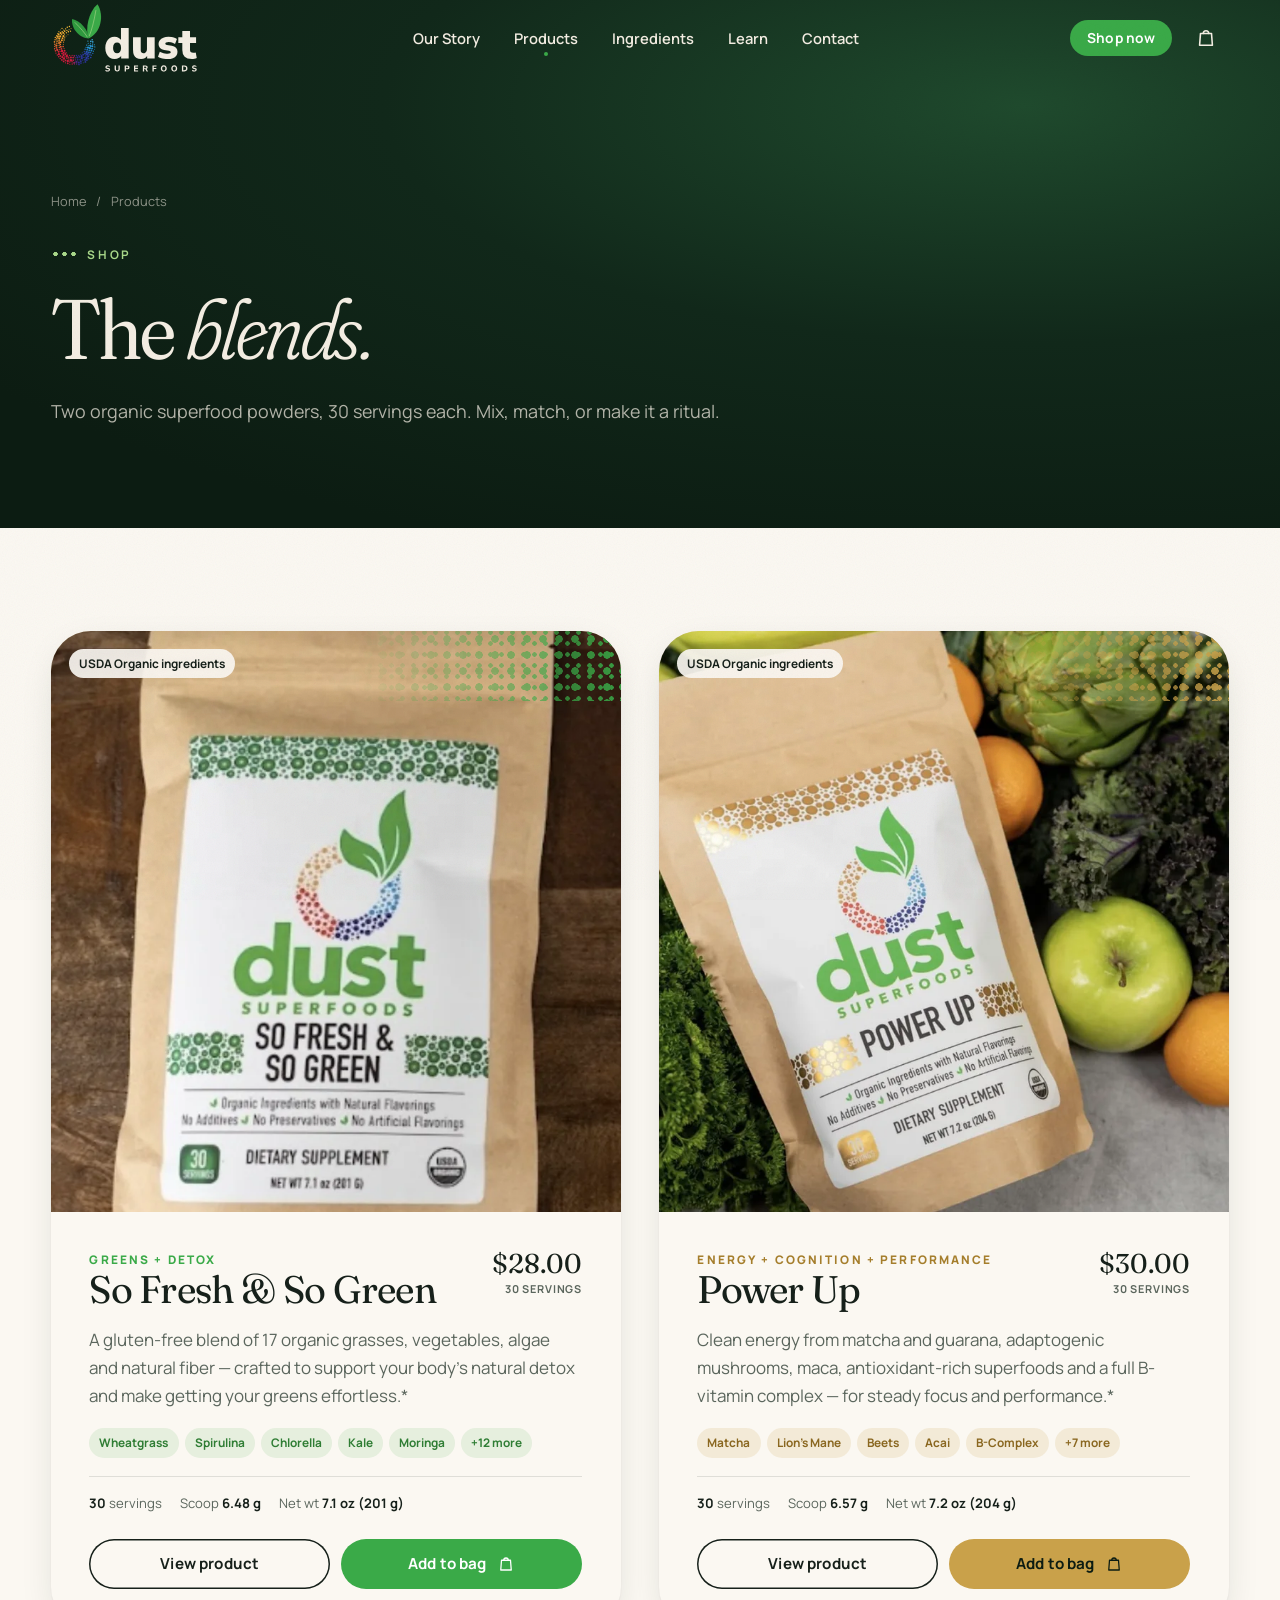
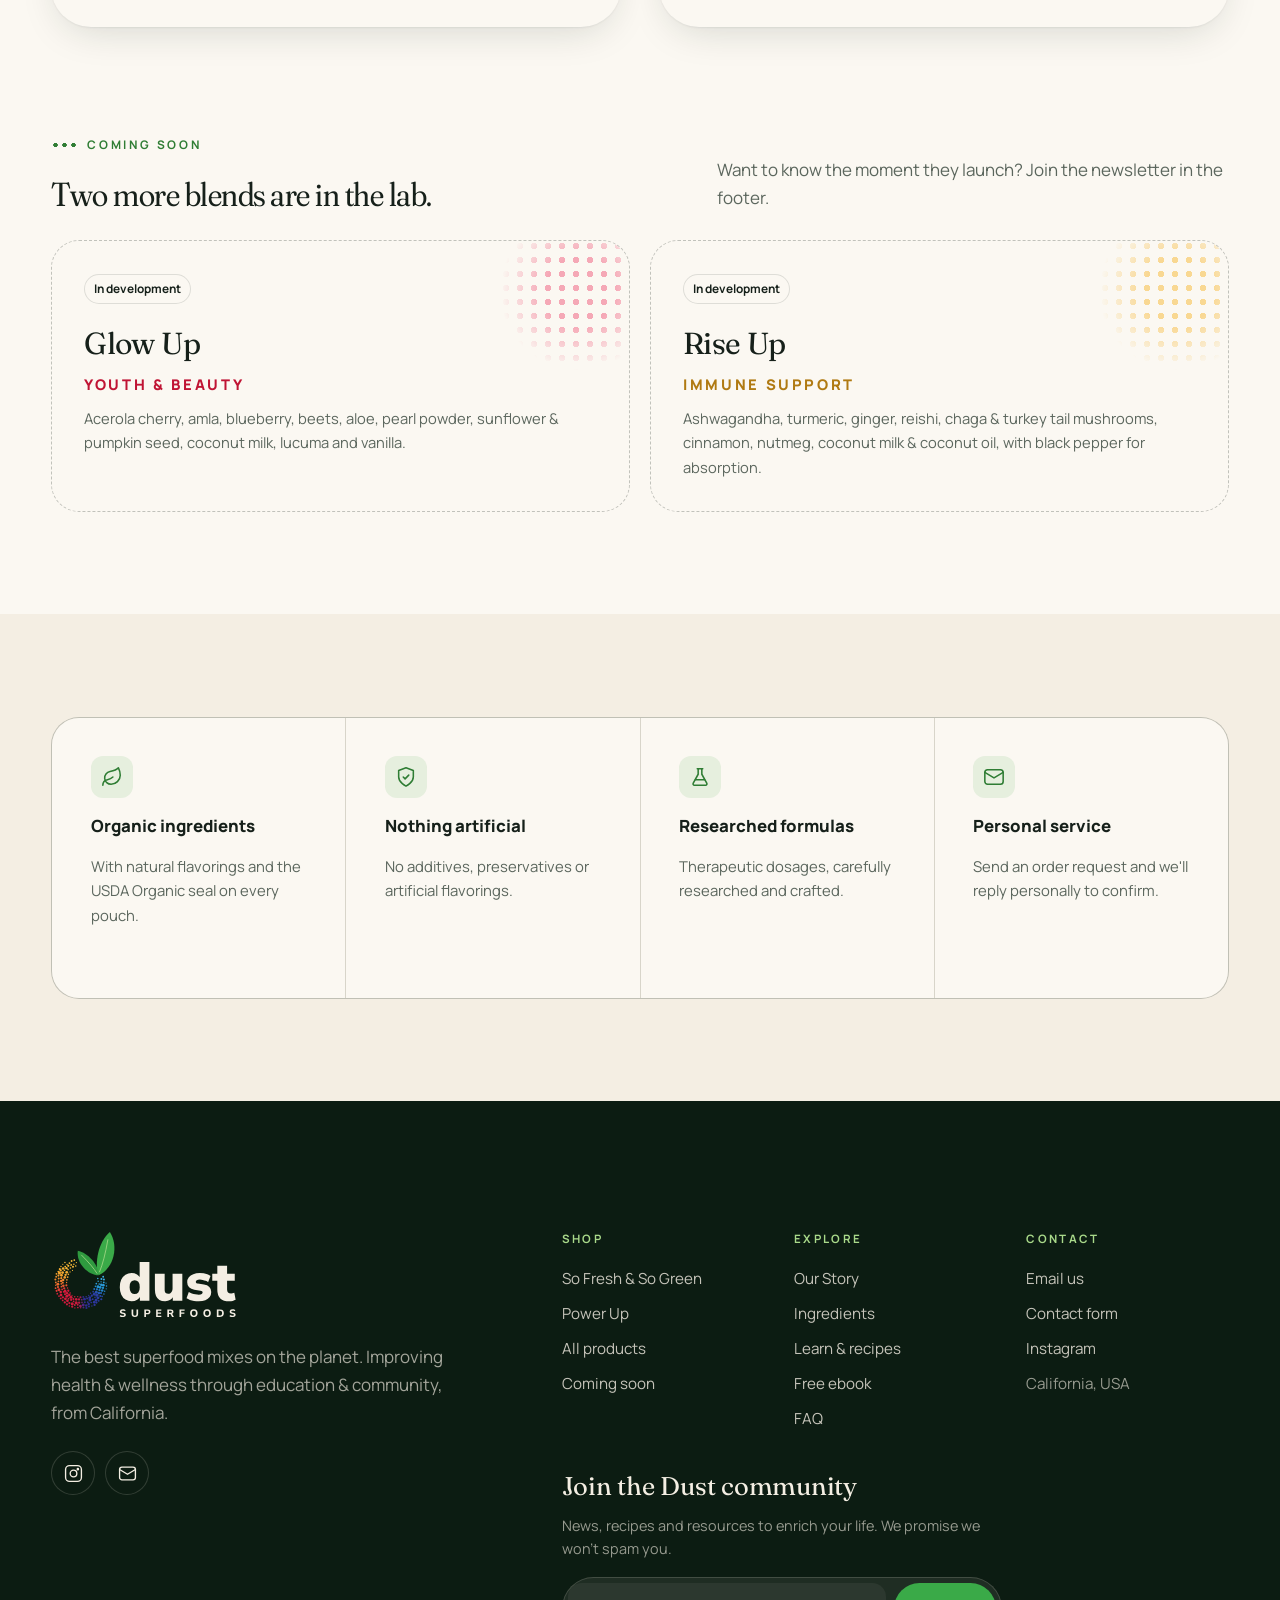
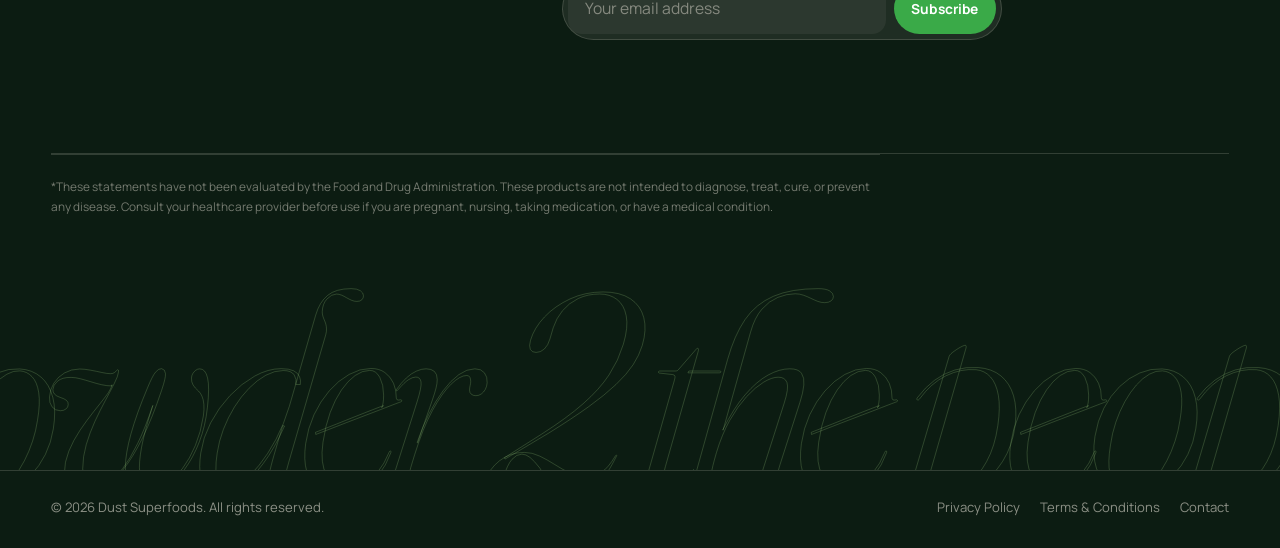
<file: shop.html>
<!doctype html>
<html lang="en" class="no-js">
<head>
<meta charset="utf-8">
<meta name="viewport" content="width=device-width, initial-scale=1, viewport-fit=cover">
<title>Shop Organic Superfood Powders | Dust Superfoods</title>
<meta name="description" content="Shop So Fresh & So Green and Power Up — organic superfood powder blends with 30 servings per pouch and no additives or preservatives.">
<link rel="canonical" href="https://www.dustsuperfoods.com/shop.html">
<meta name="theme-color" content="#11281a">
<meta property="og:type" content="website">
<meta property="og:site_name" content="Dust Superfoods">
<meta property="og:title" content="Shop Organic Superfood Powders | Dust Superfoods">
<meta property="og:description" content="Shop So Fresh & So Green and Power Up — organic superfood powder blends with 30 servings per pouch and no additives or preservatives.">
<meta property="og:url" content="https://www.dustsuperfoods.com/shop.html">
<meta property="og:image" content="https://www.dustsuperfoods.com/assets/img/og-image.jpg">
<meta name="twitter:card" content="summary_large_image">
<link rel="icon" href="assets/favicon.svg" type="image/svg+xml">
<link rel="apple-touch-icon" href="assets/apple-touch-icon.png">
<link rel="preload" href="assets/fonts/fraunces-latin-full-normal.woff2" as="font" type="font/woff2" crossorigin>
<link rel="preload" href="assets/fonts/manrope-latin-wght-normal.woff2" as="font" type="font/woff2" crossorigin>

<link rel="stylesheet" href="css/style.css">

</head>
<body class="">

<div class="veil" aria-hidden="true"></div>

<a class="skip-link" href="#main">Skip to content</a>
<header class="site-header is-over-dark">
  <div class="container header-inner">
    <a href="index.html" class="logo" aria-label="Dust Superfoods home"><svg xmlns="http://www.w3.org/2000/svg" viewBox="0 0 710 345" role="img" aria-label="Dust Superfoods"><title>Dust Superfoods</title><circle cx="80.4" cy="154.8" r="2.07" fill="#f7b737"/><circle cx="71.2" cy="160.6" r="2.25" fill="#f6b134"/><circle cx="64.9" cy="169.4" r="3.02" fill="#f5ac32"/><circle cx="62.1" cy="179.8" r="3.32" fill="#f4a62f"/><circle cx="59.3" cy="189.8" r="3.16" fill="#f18e2f"/><circle cx="58.2" cy="200.0" r="2.44" fill="#ee762e"/><circle cx="57.4" cy="210.6" r="3.99" fill="#e75632"/><circle cx="61.8" cy="220.3" r="2.72" fill="#dc2e38"/><circle cx="64.5" cy="230.8" r="4.24" fill="#d61a3c"/><circle cx="71.4" cy="239.2" r="3.08" fill="#d41a3d"/><circle cx="78.5" cy="247.8" r="2.35" fill="#d21a3d"/><circle cx="88.5" cy="252.8" r="2.86" fill="#cf1a3d"/><circle cx="99.8" cy="252.8" r="2.50" fill="#cd1a3e"/><circle cx="110.1" cy="255.0" r="3.96" fill="#981f59"/><circle cx="120.5" cy="253.7" r="3.47" fill="#2f2a90"/><circle cx="131.4" cy="253.3" r="3.03" fill="#2e2f95"/><circle cx="141.0" cy="248.2" r="2.38" fill="#2d349a"/><circle cx="148.0" cy="240.0" r="2.68" fill="#2c3aa0"/><circle cx="157.4" cy="234.2" r="3.15" fill="#2b3fa5"/><circle cx="161.5" cy="224.1" r="3.48" fill="#246dbf"/><circle cx="165.9" cy="214.4" r="2.88" fill="#2292d5"/><circle cx="169.3" cy="204.0" r="3.16" fill="#2e9fdc"/><circle cx="92.4" cy="138.3" r="2.85" fill="#f9c03b"/><circle cx="82.2" cy="141.0" r="3.87" fill="#f8bb39"/><circle cx="72.6" cy="145.6" r="3.11" fill="#f7b637"/><circle cx="63.6" cy="151.7" r="3.08" fill="#f6b234"/><circle cx="58.8" cy="161.7" r="5.12" fill="#f5ad32"/><circle cx="54.5" cy="171.2" r="4.37" fill="#f4a830"/><circle cx="51.2" cy="180.9" r="4.87" fill="#f39c2f"/><circle cx="45.4" cy="190.3" r="4.60" fill="#f0882e"/><circle cx="44.1" cy="201.1" r="3.88" fill="#ed742e"/><circle cx="46.1" cy="211.7" r="4.66" fill="#e85931"/><circle cx="49.3" cy="221.9" r="4.28" fill="#df3837"/><circle cx="52.5" cy="232.2" r="5.65" fill="#d71a3c"/><circle cx="59.8" cy="240.2" r="4.86" fill="#d51a3c"/><circle cx="68.3" cy="246.5" r="4.96" fill="#d31a3d"/><circle cx="74.6" cy="255.3" r="5.78" fill="#d11a3d"/><circle cx="83.5" cy="261.3" r="3.80" fill="#cf1a3d"/><circle cx="94.2" cy="263.0" r="4.87" fill="#ce1a3e"/><circle cx="104.7" cy="263.2" r="4.29" fill="#c31b43"/><circle cx="114.9" cy="264.3" r="3.33" fill="#6c2470"/><circle cx="125.0" cy="262.5" r="5.15" fill="#2f2b91"/><circle cx="134.9" cy="259.9" r="3.69" fill="#2e3096"/><circle cx="144.8" cy="256.6" r="5.44" fill="#2d349a"/><circle cx="152.4" cy="249.5" r="4.26" fill="#2c389e"/><circle cx="161.6" cy="244.0" r="5.47" fill="#2b3da3"/><circle cx="169.1" cy="236.2" r="5.42" fill="#2852b0"/><circle cx="171.6" cy="225.6" r="4.16" fill="#2278c6"/><circle cx="175.3" cy="215.9" r="5.41" fill="#2393d5"/><circle cx="180.0" cy="205.9" r="2.95" fill="#2d9edb"/><circle cx="176.2" cy="195.2" r="2.69" fill="#36a8e1"/><circle cx="174.9" cy="185.0" r="2.69" fill="#40b3e7"/><circle cx="94.8" cy="125.5" r="2.31" fill="#f9c23c"/><circle cx="85.5" cy="131.4" r="2.69" fill="#f8be3a"/><circle cx="75.3" cy="134.2" r="3.39" fill="#f8ba38"/><circle cx="64.6" cy="137.7" r="4.11" fill="#f7b636"/><circle cx="57.9" cy="146.5" r="4.39" fill="#f6b234"/><circle cx="50.2" cy="154.2" r="3.15" fill="#f5ad32"/><circle cx="43.4" cy="162.8" r="5.18" fill="#f5a931"/><circle cx="39.0" cy="172.9" r="5.23" fill="#f4a22f"/><circle cx="38.3" cy="183.9" r="4.12" fill="#f1912f"/><circle cx="38.2" cy="194.6" r="4.78" fill="#ef7f2e"/><circle cx="38.4" cy="205.0" r="3.19" fill="#ec6e2e"/><circle cx="39.1" cy="215.5" r="3.45" fill="#e65232"/><circle cx="41.4" cy="225.8" r="3.15" fill="#de3537"/><circle cx="47.2" cy="234.7" r="3.42" fill="#d71a3c"/><circle cx="52.3" cy="243.7" r="4.02" fill="#d51a3c"/><circle cx="59.3" cy="251.4" r="5.45" fill="#d41a3d"/><circle cx="65.3" cy="260.7" r="3.42" fill="#d21a3d"/><circle cx="75.2" cy="265.1" r="3.97" fill="#d01a3d"/><circle cx="84.5" cy="270.1" r="3.34" fill="#cf1a3d"/><circle cx="94.1" cy="275.7" r="5.78" fill="#cd1a3e"/><circle cx="105.1" cy="275.5" r="4.35" fill="#b61c49"/><circle cx="115.7" cy="273.8" r="3.29" fill="#692471"/><circle cx="126.3" cy="273.8" r="3.74" fill="#2f2b91"/><circle cx="137.3" cy="273.4" r="3.45" fill="#2e2f95"/><circle cx="145.6" cy="265.5" r="5.66" fill="#2d3399"/><circle cx="155.9" cy="262.2" r="3.41" fill="#2d379d"/><circle cx="164.3" cy="255.5" r="3.08" fill="#2c3aa0"/><circle cx="171.5" cy="247.5" r="5.74" fill="#2b3ea4"/><circle cx="179.0" cy="239.5" r="4.95" fill="#275ab4"/><circle cx="181.1" cy="228.6" r="4.03" fill="#227cc8"/><circle cx="184.0" cy="218.4" r="5.12" fill="#2393d5"/><circle cx="187.7" cy="208.3" r="4.56" fill="#2b9cda"/><circle cx="187.1" cy="197.6" r="2.79" fill="#34a5e0"/><circle cx="188.4" cy="186.6" r="3.80" fill="#3cafe5"/><circle cx="87.0" cy="115.9" r="3.25" fill="#f9c03b"/><circle cx="77.0" cy="119.7" r="3.42" fill="#f8bd3a"/><circle cx="68.9" cy="127.2" r="3.36" fill="#f7b938"/><circle cx="59.9" cy="132.5" r="2.58" fill="#f7b536"/><circle cx="53.1" cy="140.6" r="3.48" fill="#f6b234"/><circle cx="45.4" cy="147.5" r="4.94" fill="#f5ae33"/><circle cx="36.5" cy="154.3" r="4.25" fill="#f5ab31"/><circle cx="31.5" cy="164.0" r="5.77" fill="#f4a730"/><circle cx="27.6" cy="174.1" r="4.02" fill="#f39b2f"/><circle cx="28.7" cy="185.3" r="3.64" fill="#f18c2f"/><circle cx="27.6" cy="195.6" r="3.57" fill="#ee7c2e"/><circle cx="25.6" cy="206.2" r="5.52" fill="#ec6d2e"/><circle cx="26.0" cy="216.9" r="4.34" fill="#e75532"/><circle cx="29.6" cy="227.1" r="5.24" fill="#e03c36"/><circle cx="36.1" cy="235.8" r="4.85" fill="#d9223b"/><circle cx="37.6" cy="247.0" r="5.19" fill="#d61a3c"/><circle cx="44.5" cy="255.3" r="4.34" fill="#d51a3c"/><circle cx="53.8" cy="261.1" r="5.21" fill="#d31a3d"/><circle cx="61.3" cy="268.4" r="5.24" fill="#d21a3d"/><circle cx="68.5" cy="276.9" r="4.11" fill="#d01a3d"/><circle cx="79.3" cy="279.0" r="5.65" fill="#cf1a3d"/><circle cx="88.9" cy="284.0" r="3.48" fill="#ce1a3e"/><circle cx="99.8" cy="283.2" r="3.42" fill="#cc1a3e"/><circle cx="110.0" cy="288.0" r="5.26" fill="#91205d"/><circle cx="120.4" cy="283.8" r="5.31" fill="#4e2780"/><circle cx="131.6" cy="286.2" r="4.84" fill="#2f2c92"/><circle cx="141.0" cy="280.2" r="4.54" fill="#2e2f95"/><circle cx="150.1" cy="275.0" r="3.04" fill="#2d3399"/><circle cx="161.4" cy="273.3" r="4.82" fill="#2d369c"/><circle cx="168.5" cy="265.0" r="5.61" fill="#2c399f"/><circle cx="175.7" cy="257.3" r="5.44" fill="#2b3da3"/><circle cx="183.9" cy="250.1" r="3.59" fill="#2a48aa"/><circle cx="187.0" cy="239.6" r="3.82" fill="#2565bb"/><circle cx="191.2" cy="230.1" r="4.64" fill="#2182cc"/><circle cx="194.4" cy="220.1" r="4.10" fill="#2394d6"/><circle cx="195.6" cy="209.8" r="4.92" fill="#2b9cda"/><circle cx="197.3" cy="199.4" r="3.39" fill="#32a4df"/><circle cx="197.7" cy="188.8" r="3.84" fill="#3aace3"/><circle cx="194.9" cy="178.6" r="3.44" fill="#41b4e8"/><circle cx="52.1" cy="124.9" r="2.86" fill="#f7b536"/><circle cx="44.1" cy="132.0" r="2.11" fill="#f6b234"/><circle cx="37.2" cy="140.3" r="2.63" fill="#f6ae33"/><circle cx="32.9" cy="150.1" r="3.93" fill="#f5ab31"/><circle cx="27.1" cy="158.9" r="3.24" fill="#f4a830"/><circle cx="20.4" cy="167.7" r="3.42" fill="#f3a02f"/><circle cx="19.3" cy="178.5" r="3.34" fill="#f1922f"/><circle cx="16.4" cy="188.8" r="3.90" fill="#f0852e"/><circle cx="18.0" cy="199.6" r="3.43" fill="#ee772e"/><circle cx="17.8" cy="210.1" r="2.83" fill="#eb682e"/><circle cx="17.0" cy="221.1" r="3.32" fill="#e55032"/><circle cx="20.9" cy="231.2" r="3.85" fill="#df3937"/><circle cx="23.4" cy="241.9" r="3.18" fill="#d9223b"/><circle cx="29.9" cy="250.8" r="3.31" fill="#d61a3c"/><circle cx="36.4" cy="259.3" r="3.70" fill="#d51a3c"/><circle cx="43.7" cy="267.1" r="3.37" fill="#d41a3d"/><circle cx="51.5" cy="274.4" r="4.23" fill="#d21a3d"/><circle cx="59.6" cy="281.6" r="4.09" fill="#d11a3d"/><circle cx="68.5" cy="288.0" r="2.80" fill="#d01a3d"/><circle cx="79.2" cy="290.5" r="4.23" fill="#ce1a3e"/><circle cx="89.2" cy="295.0" r="2.54" fill="#cd1a3e"/><circle cx="100.3" cy="293.4" r="3.18" fill="#c81a40"/><circle cx="110.8" cy="293.9" r="2.76" fill="#8b2160"/><circle cx="121.3" cy="293.4" r="3.66" fill="#4f277f"/><circle cx="132.4" cy="295.3" r="4.13" fill="#2f2b91"/><circle cx="141.9" cy="289.4" r="3.75" fill="#2e2f95"/><circle cx="152.7" cy="287.8" r="2.55" fill="#2e3298"/><circle cx="162.8" cy="283.7" r="4.28" fill="#2d359b"/><circle cx="169.8" cy="274.9" r="4.25" fill="#2c389e"/><circle cx="178.4" cy="268.6" r="3.27" fill="#2c3ba1"/><circle cx="187.9" cy="262.7" r="4.00" fill="#2b3ea4"/><circle cx="190.9" cy="251.6" r="3.16" fill="#294fae"/><circle cx="197.8" cy="243.3" r="2.96" fill="#256abd"/><circle cx="200.6" cy="232.9" r="2.92" fill="#2184cd"/><circle cx="206.2" cy="223.5" r="2.26" fill="#2393d5"/><circle cx="207.4" cy="212.7" r="2.85" fill="#2a9bda"/><circle cx="205.6" cy="201.9" r="2.39" fill="#31a2de"/><path d="M178.0 173.0C178.7 132.8 137.7 88.6 100.0 81.0C94.2 130.2 138.8 171.5 178.0 173.0Z" fill="#2F9A3F"/><path d="M178.0 173.0C237.1 145.1 253.2 62.8 220.0 11.0C175.8 48.0 161.3 130.6 178.0 173.0Z" fill="#3AAA48"/><path d="M171.8 165.6Q154.4 137.7 114.0 97.6" stroke="#A9D98A" stroke-width="3.5" fill="none" stroke-linecap="round" opacity=".85"/><path d="M181.4 160.0Q199.2 118.0 212.4 40.2" stroke="#A9D98A" stroke-width="3.5" fill="none" stroke-linecap="round" opacity=".85"/><g fill="var(--logo-word,#3AAA48)"><g transform="translate(251.1 267.7)"><path transform="translate(0.00 0) scale(0.20500 -0.20500)" d="M244 -11Q181 -11 132.5 20.0Q84 51 56.5 109.0Q29 167 29 246Q29 327 56.5 384.0Q84 441 132.5 472.0Q181 503 244 503Q299 503 343 477Q374 458 391 432V705H569V0H395V67Q379 37 346 17Q301 -11 244 -11ZM301 120Q341 120 367.0 150.0Q393 180 393 246Q393 313 367.0 342.5Q341 372 301 372Q260 372 234.0 342.5Q208 313 208 246Q208 180 234.0 150.0Q260 120 301 120Z"/><path transform="translate(127.10 0) scale(0.20500 -0.20500)" d="M236 -11Q172 -11 131.0 12.5Q90 36 69.5 83.0Q49 130 49 202V492H227V197Q227 173 233.5 157.0Q240 141 254.0 133.0Q268 125 289 125Q313 125 331.5 136.5Q350 148 360.5 169.5Q371 191 371 220V492H549V0H375V61Q356 33 330 15Q290 -11 236 -11Z"/><path transform="translate(250.31 0) scale(0.20500 -0.20500)" d="M248 -11Q203 -11 161.5 -5.0Q120 1 86.0 13.0Q52 25 25 42L66 157Q91 143 121.5 132.0Q152 121 185.0 115.0Q218 109 249 109Q286 109 302.0 119.5Q318 130 318 147Q318 162 307.5 170.0Q297 178 278 181L167 199Q105 210 71.0 244.5Q37 279 37 335Q37 387 66.5 424.5Q96 462 147.5 482.5Q199 503 266 503Q302 503 337.0 497.5Q372 492 404.0 480.5Q436 469 462 450L418 337Q399 351 373.0 361.0Q347 371 319.5 377.5Q292 384 269 384Q228 384 211.0 373.0Q194 362 194 345Q194 332 203.0 323.5Q212 315 231 312L342 293Q406 283 440.5 249.5Q475 216 475 159Q475 105 447.0 67.0Q419 29 368.0 9.0Q317 -11 248 -11Z"/><path transform="translate(351.99 0) scale(0.20500 -0.20500)" d="M310 -11Q198 -11 144.0 41.0Q90 93 90 198V361H-2V492H90V635H268V492H408V361H268V204Q268 167 285.5 149.5Q303 132 341 132Q353 132 367.5 135.0Q382 138 400 142L424 14Q401 2 370.5 -4.5Q340 -11 310 -11Z"/></g><g transform="translate(255.2 328.6)"><path transform="translate(0.00 0) scale(0.04000 -0.04000)" d="M323 -11Q268 -11 216.5 -1.5Q165 8 121.0 25.5Q77 43 44 67L89 189Q121 167 158.0 151.0Q195 135 237.0 126.5Q279 118 323 118Q396 118 427.0 140.5Q458 163 458 197Q458 216 448.5 230.0Q439 244 417.5 254.5Q396 265 359 272L246 296Q150 316 103.5 364.5Q57 413 57 492Q57 560 93.5 610.0Q130 660 194.5 688.0Q259 716 343 716Q392 716 437.0 706.5Q482 697 520.0 679.0Q558 661 586 636L541 522Q501 554 451.0 570.5Q401 587 342 587Q300 587 270.5 576.0Q241 565 225.5 545.0Q210 525 210 499Q210 470 231.0 452.0Q252 434 304 423L417 399Q515 378 563.0 331.5Q611 285 611 209Q611 143 575.5 93.5Q540 44 475.5 16.5Q411 -11 323 -11Z"/><path transform="translate(43.29 0) scale(0.04000 -0.04000)" d="M373 -11Q223 -11 144.5 66.0Q66 143 66 295V705H221V294Q221 208 260.0 164.5Q299 121 373 121Q447 121 485.5 164.5Q524 208 524 294V705H677V295Q677 143 600.0 66.0Q523 -11 373 -11Z"/><path transform="translate(90.67 0) scale(0.04000 -0.04000)" d="M71 0V705H393Q472 705 527.0 678.0Q582 651 610.5 601.0Q639 551 639 480Q639 409 610.5 358.5Q582 308 527.0 281.0Q472 254 393 254H226V0ZM226 374H367Q427 374 458.5 401.0Q490 428 490 480Q490 532 458.5 558.0Q427 584 367 584H226Z"/><path transform="translate(134.88 0) scale(0.04000 -0.04000)" d="M71 0V705H554V584H219V419H532V297H219V121H554V0Z"/><path transform="translate(176.73 0) scale(0.04000 -0.04000)" d="M71 0V705H393Q511 705 575.0 648.0Q639 591 639 489Q639 423 610.0 375.0Q581 327 527 301Q507 292 485 286Q501 281 516 272Q547 251 570 209L684 0H513L391 225Q381 243 368.0 253.5Q355 264 338.5 268.5Q322 273 302 273H226V0ZM226 385H365Q427 385 458.5 410.0Q490 435 490 485Q490 534 458.5 559.0Q427 584 365 584H226Z"/><path transform="translate(222.23 0) scale(0.04000 -0.04000)" d="M71 0V705H547V584H226V412H525V291H226V0Z"/><path transform="translate(262.68 0) scale(0.04000 -0.04000)" d="M398 -11Q320 -11 255.5 15.0Q191 41 145.0 89.0Q99 137 74.5 204.0Q50 271 50 353Q50 436 74.5 502.5Q99 569 145.0 616.5Q191 664 255.5 690.0Q320 716 398 716Q477 716 541.0 690.0Q605 664 651.0 617.0Q697 570 722.0 503.0Q747 436 747 354Q747 271 722.0 204.0Q697 137 651.0 89.0Q605 41 541.0 15.0Q477 -11 398 -11ZM398 121Q458 121 499.0 148.5Q540 176 562.5 228.5Q585 281 585 353Q585 426 563.0 478.0Q541 530 499.0 557.0Q457 584 398 584Q340 584 298.0 557.0Q256 530 234.0 478.0Q212 426 212 353Q212 281 234.0 228.5Q256 176 298.0 148.5Q340 121 398 121Z"/><path transform="translate(312.17 0) scale(0.04000 -0.04000)" d="M398 -11Q320 -11 255.5 15.0Q191 41 145.0 89.0Q99 137 74.5 204.0Q50 271 50 353Q50 436 74.5 502.5Q99 569 145.0 616.5Q191 664 255.5 690.0Q320 716 398 716Q477 716 541.0 690.0Q605 664 651.0 617.0Q697 570 722.0 503.0Q747 436 747 354Q747 271 722.0 204.0Q697 137 651.0 89.0Q605 41 541.0 15.0Q477 -11 398 -11ZM398 121Q458 121 499.0 148.5Q540 176 562.5 228.5Q585 281 585 353Q585 426 563.0 478.0Q541 530 499.0 557.0Q457 584 398 584Q340 584 298.0 557.0Q256 530 234.0 478.0Q212 426 212 353Q212 281 234.0 228.5Q256 176 298.0 148.5Q340 121 398 121Z"/><path transform="translate(361.67 0) scale(0.04000 -0.04000)" d="M71 0V705H347Q467 705 551.5 663.5Q636 622 680.5 543.5Q725 465 725 353Q725 241 680.5 162.0Q636 83 551.5 41.5Q467 0 347 0ZM226 127H338Q451 127 507.0 183.0Q563 239 563 353Q563 467 506.5 522.5Q450 578 338 578H226Z"/><path transform="translate(410.28 0) scale(0.04000 -0.04000)" d="M323 -11Q268 -11 216.5 -1.5Q165 8 121.0 25.5Q77 43 44 67L89 189Q121 167 158.0 151.0Q195 135 237.0 126.5Q279 118 323 118Q396 118 427.0 140.5Q458 163 458 197Q458 216 448.5 230.0Q439 244 417.5 254.5Q396 265 359 272L246 296Q150 316 103.5 364.5Q57 413 57 492Q57 560 93.5 610.0Q130 660 194.5 688.0Q259 716 343 716Q392 716 437.0 706.5Q482 697 520.0 679.0Q558 661 586 636L541 522Q501 554 451.0 570.5Q401 587 342 587Q300 587 270.5 576.0Q241 565 225.5 545.0Q210 525 210 499Q210 470 231.0 452.0Q252 434 304 423L417 399Q515 378 563.0 331.5Q611 285 611 209Q611 143 575.5 93.5Q540 44 475.5 16.5Q411 -11 323 -11Z"/></g></g></svg></a>
    <nav class="nav" aria-label="Main"><a href="about.html">Our Story</a><a href="shop.html" aria-current="page">Products</a><a href="ingredients.html">Ingredients</a><a href="learn.html">Learn</a><a href="contact.html">Contact</a></nav>
    <div class="header-actions">
      <a href="shop.html" class="btn btn--leaf btn--sm header-cta" data-magnetic>Shop now</a>
      <button class="icon-btn" type="button" data-open-cart aria-label="Open shopping bag"><svg viewBox="0 0 24 24" fill="none" stroke="currentColor" stroke-width="1.7" stroke-linecap="round" stroke-linejoin="round" aria-hidden="true"><path d="M6 7h12l1 13H5L6 7z"/><path d="M9 7a3 3 0 0 1 6 0"/></svg><span class="cart-count" aria-live="polite">0</span></button>
      <button class="icon-btn menu-toggle" type="button" aria-expanded="false" aria-controls="mobile-menu" aria-label="Open menu"><span class="bars"><span></span><span></span></span></button>
    </div>
  </div>
</header>
<div class="mobile-menu" id="mobile-menu" aria-hidden="true">
  <nav aria-label="Mobile"><a href="index.html"><small>01</small>Home</a><a href="about.html"><small>02</small>Our Story</a><a href="shop.html"><small>03</small>Products</a><a href="ingredients.html"><small>04</small>Ingredients</a><a href="learn.html"><small>05</small>Learn</a><a href="contact.html"><small>06</small>Contact</a></nav>
  <div class="mm-foot"><a href="shop.html" class="btn btn--leaf">Shop the blends <svg class="arrow" viewBox="0 0 24 24" fill="none" stroke="currentColor" stroke-width="2" stroke-linecap="round" stroke-linejoin="round" aria-hidden="true"><path d="M5 12h14M13 6l6 6-6 6"/></svg></a><a href="https://www.instagram.com/dustsuperfoods/" data-ig target="_blank" rel="noopener">@dustsuperfoods</a></div>
</div>
<main id="main">

<section class="page-hero on-dark" data-header-dark>
  <div class="container"><nav class="crumbs" aria-label="Breadcrumb"><a href="index.html">Home</a><span>/</span><span>Products</span></nav>
    <span class="eyebrow">Shop</span><h1 class="h1">The <em>blends.</em></h1>
    <p class="lead">Two organic superfood powders, 30 servings each. Mix, match, or make it a ritual.</p></div>
</section>
<section class="section section--tight">
  <div class="container">
    <div class="products-grid" data-reveal-stagger><article class="p-card" data-tilt="5">
  <a href="so-fresh-so-green.html" class="p-media" aria-label="View So Fresh &amp; So Green">
    <img src="assets/img/pouch-green-front.webp" srcset="assets/img/pouch-green-front-sm.webp 800w, assets/img/pouch-green-front.webp 1600w" sizes="(max-width:860px) 100vw, 45vw" width="1600" height="2065" alt="So Fresh & So Green pouch" loading="lazy" decoding="async"><img src="assets/img/pouch-green-veg.webp" srcset="assets/img/pouch-green-veg-sm.webp 720w, assets/img/pouch-green-veg.webp 1004w" sizes="(max-width:860px) 100vw, 45vw" width="1004" height="1498" alt="So Fresh & So Green pouch with fresh vegetables" loading="lazy" decoding="async" class="alt">
    <span class="chip chip--light">USDA Organic ingredients</span><span class="p-dots" aria-hidden="true"></span>
  </a>
  <div class="p-body">
    <div class="p-top"><div><p class="p-kicker">Greens + Detox</p><h3 class="p-name">So Fresh &amp; So Green</h3></div><div class="price"><span data-price="green">—</span><small>30 servings</small></div></div>
    <p class="p-desc">A gluten-free blend of 17 organic grasses, vegetables, algae and natural fiber — crafted to support your body's natural detox and make getting your greens effortless.*</p>
    <div class="p-ings" aria-label="Key ingredients"><span class="chip">Wheatgrass</span><span class="chip">Spirulina</span><span class="chip">Chlorella</span><span class="chip">Kale</span><span class="chip">Moringa</span><span class="chip">+12 more</span></div>
    <div class="p-meta"><span><b>30</b> servings</span><span>Scoop <b>6.48 g</b></span><span>Net wt <b>7.1 oz (201 g)</b></span></div>
    <div class="p-actions"><a href="so-fresh-so-green.html" class="btn btn--ghost">View product</a><button type="button" class="btn btn--leaf" data-add="green">Add to bag <svg viewBox="0 0 24 24" width="18" height="18" fill="none" stroke="currentColor" stroke-width="1.7" stroke-linecap="round" stroke-linejoin="round" aria-hidden="true"><path d="M6 7h12l1 13H5L6 7z"/><path d="M9 7a3 3 0 0 1 6 0"/></svg></button></div>
  </div>
</article><article class="p-card p-card--gold" data-tilt="5">
  <a href="power-up.html" class="p-media" aria-label="View Power Up">
    <img src="assets/img/pouch-powerup-veg.webp" srcset="assets/img/pouch-powerup-veg-sm.webp 800w, assets/img/pouch-powerup-veg.webp 1600w" sizes="(max-width:860px) 100vw, 45vw" width="1600" height="2398" alt="Power Up pouch with fresh produce" loading="lazy" decoding="async"><img src="assets/img/powerup-flatlay.webp" srcset="assets/img/powerup-flatlay-sm.webp 720w, assets/img/powerup-flatlay.webp 1126w" sizes="(max-width:860px) 100vw, 45vw" width="1126" height="1130" alt="Power Up pouch surrounded by fruit" loading="lazy" decoding="async" class="alt">
    <span class="chip chip--light">USDA Organic ingredients</span><span class="p-dots" aria-hidden="true"></span>
  </a>
  <div class="p-body">
    <div class="p-top"><div><p class="p-kicker">Energy + Cognition + Performance</p><h3 class="p-name">Power Up</h3></div><div class="price"><span data-price="power">—</span><small>30 servings</small></div></div>
    <p class="p-desc">Clean energy from matcha and guarana, adaptogenic mushrooms, maca, antioxidant-rich superfoods and a full B-vitamin complex — for steady focus and performance.*</p>
    <div class="p-ings" aria-label="Key ingredients"><span class="chip chip--gold">Matcha</span><span class="chip chip--gold">Lion's Mane</span><span class="chip chip--gold">Beets</span><span class="chip chip--gold">Acai</span><span class="chip chip--gold">B-Complex</span><span class="chip chip--gold">+7 more</span></div>
    <div class="p-meta"><span><b>30</b> servings</span><span>Scoop <b>6.57 g</b></span><span>Net wt <b>7.2 oz (204 g)</b></span></div>
    <div class="p-actions"><a href="power-up.html" class="btn btn--ghost">View product</a><button type="button" class="btn btn--gold" data-add="power">Add to bag <svg viewBox="0 0 24 24" width="18" height="18" fill="none" stroke="currentColor" stroke-width="1.7" stroke-linecap="round" stroke-linejoin="round" aria-hidden="true"><path d="M6 7h12l1 13H5L6 7z"/><path d="M9 7a3 3 0 0 1 6 0"/></svg></button></div>
  </div>
</article></div>
    <div class="section--tight" style="padding-bottom:0"><div class="split-head" style="margin-bottom:0"><div class="stack"><span class="eyebrow">Coming soon</span><h2 class="h3">Two more blends are in the lab.</h2></div><p class="muted">Want to know the moment they launch? Join the newsletter in the footer.</p></div><div class="soon-grid" id="coming-soon">
  <div class="soon" style="--c:#f0587a"><span class="soon-dots" aria-hidden="true"></span><span class="chip chip--outline">In development</span><h3 style="margin-top:14px">Glow Up</h3><p class="p-kicker" style="color:#c01434;margin-top:4px">Youth &amp; Beauty</p><p>Acerola cherry, amla, blueberry, beets, aloe, pearl powder, sunflower &amp; pumpkin seed, coconut milk, lucuma and vanilla.</p></div>
  <div class="soon" style="--c:#f7b733"><span class="soon-dots" aria-hidden="true"></span><span class="chip chip--outline">In development</span><h3 style="margin-top:14px">Rise Up</h3><p class="p-kicker" style="color:#b07a12;margin-top:4px">Immune support</p><p>Ashwagandha, turmeric, ginger, reishi, chaga &amp; turkey tail mushrooms, cinnamon, nutmeg, coconut milk &amp; coconut oil, with black pepper for absorption.</p></div>
</div></div>
  </div>
</section>
<section class="section on-cream section--tight"><div class="container">
  <div class="why-grid" data-reveal-stagger>
    <div class="why-cell"><span class="ico"><svg viewBox="0 0 24 24" fill="none" stroke="currentColor" stroke-width="1.7" stroke-linecap="round" stroke-linejoin="round" aria-hidden="true"><path d="M11 20A7 7 0 0 1 9.8 6.1C15.5 5 17 4.48 19 2c1 2 2 4.18 2 8 0 5.5-4.78 10-10 10z"/><path d="M2 21c0-3 1.85-5.36 5.08-6C9.5 14.52 12 13 13 12"/></svg></span><h3>Organic ingredients</h3><p>With natural flavorings and the USDA Organic seal on every pouch.</p></div>
    <div class="why-cell"><span class="ico"><svg viewBox="0 0 24 24" fill="none" stroke="currentColor" stroke-width="1.7" stroke-linecap="round" stroke-linejoin="round" aria-hidden="true"><path d="M12 22s8-4 8-10V5l-8-3-8 3v7c0 6 8 10 8 10z"/><path d="m9 12 2 2 4-4"/></svg></span><h3>Nothing artificial</h3><p>No additives, preservatives or artificial flavorings.</p></div>
    <div class="why-cell"><span class="ico"><svg viewBox="0 0 24 24" fill="none" stroke="currentColor" stroke-width="1.7" stroke-linecap="round" stroke-linejoin="round" aria-hidden="true"><path d="M9 3h6M10 3v6L4.5 19a1.5 1.5 0 0 0 1.3 2h12.4a1.5 1.5 0 0 0 1.3-2L14 9V3"/><path d="M7 15h10"/></svg></span><h3>Researched formulas</h3><p>Therapeutic dosages, carefully researched and crafted.</p></div>
    <div class="why-cell"><span class="ico"><svg viewBox="0 0 24 24" fill="none" stroke="currentColor" stroke-width="1.7" stroke-linecap="round" stroke-linejoin="round" aria-hidden="true"><rect x="2" y="4" width="20" height="16" rx="3"/><path d="m22 7-10 6L2 7"/></svg></span><h3>Personal service</h3><p>Send an order request and we'll reply personally to confirm.</p></div>
  </div></div></section>
</main>

<footer class="site-footer on-dark">
  <div class="container">
    <div class="footer-top">
      <div class="footer-brand">
        <a href="index.html" class="logo" aria-label="Dust Superfoods home"><svg xmlns="http://www.w3.org/2000/svg" viewBox="0 0 710 345" role="img" aria-label="Dust Superfoods"><title>Dust Superfoods</title><circle cx="80.4" cy="154.8" r="2.07" fill="#f7b737"/><circle cx="71.2" cy="160.6" r="2.25" fill="#f6b134"/><circle cx="64.9" cy="169.4" r="3.02" fill="#f5ac32"/><circle cx="62.1" cy="179.8" r="3.32" fill="#f4a62f"/><circle cx="59.3" cy="189.8" r="3.16" fill="#f18e2f"/><circle cx="58.2" cy="200.0" r="2.44" fill="#ee762e"/><circle cx="57.4" cy="210.6" r="3.99" fill="#e75632"/><circle cx="61.8" cy="220.3" r="2.72" fill="#dc2e38"/><circle cx="64.5" cy="230.8" r="4.24" fill="#d61a3c"/><circle cx="71.4" cy="239.2" r="3.08" fill="#d41a3d"/><circle cx="78.5" cy="247.8" r="2.35" fill="#d21a3d"/><circle cx="88.5" cy="252.8" r="2.86" fill="#cf1a3d"/><circle cx="99.8" cy="252.8" r="2.50" fill="#cd1a3e"/><circle cx="110.1" cy="255.0" r="3.96" fill="#981f59"/><circle cx="120.5" cy="253.7" r="3.47" fill="#2f2a90"/><circle cx="131.4" cy="253.3" r="3.03" fill="#2e2f95"/><circle cx="141.0" cy="248.2" r="2.38" fill="#2d349a"/><circle cx="148.0" cy="240.0" r="2.68" fill="#2c3aa0"/><circle cx="157.4" cy="234.2" r="3.15" fill="#2b3fa5"/><circle cx="161.5" cy="224.1" r="3.48" fill="#246dbf"/><circle cx="165.9" cy="214.4" r="2.88" fill="#2292d5"/><circle cx="169.3" cy="204.0" r="3.16" fill="#2e9fdc"/><circle cx="92.4" cy="138.3" r="2.85" fill="#f9c03b"/><circle cx="82.2" cy="141.0" r="3.87" fill="#f8bb39"/><circle cx="72.6" cy="145.6" r="3.11" fill="#f7b637"/><circle cx="63.6" cy="151.7" r="3.08" fill="#f6b234"/><circle cx="58.8" cy="161.7" r="5.12" fill="#f5ad32"/><circle cx="54.5" cy="171.2" r="4.37" fill="#f4a830"/><circle cx="51.2" cy="180.9" r="4.87" fill="#f39c2f"/><circle cx="45.4" cy="190.3" r="4.60" fill="#f0882e"/><circle cx="44.1" cy="201.1" r="3.88" fill="#ed742e"/><circle cx="46.1" cy="211.7" r="4.66" fill="#e85931"/><circle cx="49.3" cy="221.9" r="4.28" fill="#df3837"/><circle cx="52.5" cy="232.2" r="5.65" fill="#d71a3c"/><circle cx="59.8" cy="240.2" r="4.86" fill="#d51a3c"/><circle cx="68.3" cy="246.5" r="4.96" fill="#d31a3d"/><circle cx="74.6" cy="255.3" r="5.78" fill="#d11a3d"/><circle cx="83.5" cy="261.3" r="3.80" fill="#cf1a3d"/><circle cx="94.2" cy="263.0" r="4.87" fill="#ce1a3e"/><circle cx="104.7" cy="263.2" r="4.29" fill="#c31b43"/><circle cx="114.9" cy="264.3" r="3.33" fill="#6c2470"/><circle cx="125.0" cy="262.5" r="5.15" fill="#2f2b91"/><circle cx="134.9" cy="259.9" r="3.69" fill="#2e3096"/><circle cx="144.8" cy="256.6" r="5.44" fill="#2d349a"/><circle cx="152.4" cy="249.5" r="4.26" fill="#2c389e"/><circle cx="161.6" cy="244.0" r="5.47" fill="#2b3da3"/><circle cx="169.1" cy="236.2" r="5.42" fill="#2852b0"/><circle cx="171.6" cy="225.6" r="4.16" fill="#2278c6"/><circle cx="175.3" cy="215.9" r="5.41" fill="#2393d5"/><circle cx="180.0" cy="205.9" r="2.95" fill="#2d9edb"/><circle cx="176.2" cy="195.2" r="2.69" fill="#36a8e1"/><circle cx="174.9" cy="185.0" r="2.69" fill="#40b3e7"/><circle cx="94.8" cy="125.5" r="2.31" fill="#f9c23c"/><circle cx="85.5" cy="131.4" r="2.69" fill="#f8be3a"/><circle cx="75.3" cy="134.2" r="3.39" fill="#f8ba38"/><circle cx="64.6" cy="137.7" r="4.11" fill="#f7b636"/><circle cx="57.9" cy="146.5" r="4.39" fill="#f6b234"/><circle cx="50.2" cy="154.2" r="3.15" fill="#f5ad32"/><circle cx="43.4" cy="162.8" r="5.18" fill="#f5a931"/><circle cx="39.0" cy="172.9" r="5.23" fill="#f4a22f"/><circle cx="38.3" cy="183.9" r="4.12" fill="#f1912f"/><circle cx="38.2" cy="194.6" r="4.78" fill="#ef7f2e"/><circle cx="38.4" cy="205.0" r="3.19" fill="#ec6e2e"/><circle cx="39.1" cy="215.5" r="3.45" fill="#e65232"/><circle cx="41.4" cy="225.8" r="3.15" fill="#de3537"/><circle cx="47.2" cy="234.7" r="3.42" fill="#d71a3c"/><circle cx="52.3" cy="243.7" r="4.02" fill="#d51a3c"/><circle cx="59.3" cy="251.4" r="5.45" fill="#d41a3d"/><circle cx="65.3" cy="260.7" r="3.42" fill="#d21a3d"/><circle cx="75.2" cy="265.1" r="3.97" fill="#d01a3d"/><circle cx="84.5" cy="270.1" r="3.34" fill="#cf1a3d"/><circle cx="94.1" cy="275.7" r="5.78" fill="#cd1a3e"/><circle cx="105.1" cy="275.5" r="4.35" fill="#b61c49"/><circle cx="115.7" cy="273.8" r="3.29" fill="#692471"/><circle cx="126.3" cy="273.8" r="3.74" fill="#2f2b91"/><circle cx="137.3" cy="273.4" r="3.45" fill="#2e2f95"/><circle cx="145.6" cy="265.5" r="5.66" fill="#2d3399"/><circle cx="155.9" cy="262.2" r="3.41" fill="#2d379d"/><circle cx="164.3" cy="255.5" r="3.08" fill="#2c3aa0"/><circle cx="171.5" cy="247.5" r="5.74" fill="#2b3ea4"/><circle cx="179.0" cy="239.5" r="4.95" fill="#275ab4"/><circle cx="181.1" cy="228.6" r="4.03" fill="#227cc8"/><circle cx="184.0" cy="218.4" r="5.12" fill="#2393d5"/><circle cx="187.7" cy="208.3" r="4.56" fill="#2b9cda"/><circle cx="187.1" cy="197.6" r="2.79" fill="#34a5e0"/><circle cx="188.4" cy="186.6" r="3.80" fill="#3cafe5"/><circle cx="87.0" cy="115.9" r="3.25" fill="#f9c03b"/><circle cx="77.0" cy="119.7" r="3.42" fill="#f8bd3a"/><circle cx="68.9" cy="127.2" r="3.36" fill="#f7b938"/><circle cx="59.9" cy="132.5" r="2.58" fill="#f7b536"/><circle cx="53.1" cy="140.6" r="3.48" fill="#f6b234"/><circle cx="45.4" cy="147.5" r="4.94" fill="#f5ae33"/><circle cx="36.5" cy="154.3" r="4.25" fill="#f5ab31"/><circle cx="31.5" cy="164.0" r="5.77" fill="#f4a730"/><circle cx="27.6" cy="174.1" r="4.02" fill="#f39b2f"/><circle cx="28.7" cy="185.3" r="3.64" fill="#f18c2f"/><circle cx="27.6" cy="195.6" r="3.57" fill="#ee7c2e"/><circle cx="25.6" cy="206.2" r="5.52" fill="#ec6d2e"/><circle cx="26.0" cy="216.9" r="4.34" fill="#e75532"/><circle cx="29.6" cy="227.1" r="5.24" fill="#e03c36"/><circle cx="36.1" cy="235.8" r="4.85" fill="#d9223b"/><circle cx="37.6" cy="247.0" r="5.19" fill="#d61a3c"/><circle cx="44.5" cy="255.3" r="4.34" fill="#d51a3c"/><circle cx="53.8" cy="261.1" r="5.21" fill="#d31a3d"/><circle cx="61.3" cy="268.4" r="5.24" fill="#d21a3d"/><circle cx="68.5" cy="276.9" r="4.11" fill="#d01a3d"/><circle cx="79.3" cy="279.0" r="5.65" fill="#cf1a3d"/><circle cx="88.9" cy="284.0" r="3.48" fill="#ce1a3e"/><circle cx="99.8" cy="283.2" r="3.42" fill="#cc1a3e"/><circle cx="110.0" cy="288.0" r="5.26" fill="#91205d"/><circle cx="120.4" cy="283.8" r="5.31" fill="#4e2780"/><circle cx="131.6" cy="286.2" r="4.84" fill="#2f2c92"/><circle cx="141.0" cy="280.2" r="4.54" fill="#2e2f95"/><circle cx="150.1" cy="275.0" r="3.04" fill="#2d3399"/><circle cx="161.4" cy="273.3" r="4.82" fill="#2d369c"/><circle cx="168.5" cy="265.0" r="5.61" fill="#2c399f"/><circle cx="175.7" cy="257.3" r="5.44" fill="#2b3da3"/><circle cx="183.9" cy="250.1" r="3.59" fill="#2a48aa"/><circle cx="187.0" cy="239.6" r="3.82" fill="#2565bb"/><circle cx="191.2" cy="230.1" r="4.64" fill="#2182cc"/><circle cx="194.4" cy="220.1" r="4.10" fill="#2394d6"/><circle cx="195.6" cy="209.8" r="4.92" fill="#2b9cda"/><circle cx="197.3" cy="199.4" r="3.39" fill="#32a4df"/><circle cx="197.7" cy="188.8" r="3.84" fill="#3aace3"/><circle cx="194.9" cy="178.6" r="3.44" fill="#41b4e8"/><circle cx="52.1" cy="124.9" r="2.86" fill="#f7b536"/><circle cx="44.1" cy="132.0" r="2.11" fill="#f6b234"/><circle cx="37.2" cy="140.3" r="2.63" fill="#f6ae33"/><circle cx="32.9" cy="150.1" r="3.93" fill="#f5ab31"/><circle cx="27.1" cy="158.9" r="3.24" fill="#f4a830"/><circle cx="20.4" cy="167.7" r="3.42" fill="#f3a02f"/><circle cx="19.3" cy="178.5" r="3.34" fill="#f1922f"/><circle cx="16.4" cy="188.8" r="3.90" fill="#f0852e"/><circle cx="18.0" cy="199.6" r="3.43" fill="#ee772e"/><circle cx="17.8" cy="210.1" r="2.83" fill="#eb682e"/><circle cx="17.0" cy="221.1" r="3.32" fill="#e55032"/><circle cx="20.9" cy="231.2" r="3.85" fill="#df3937"/><circle cx="23.4" cy="241.9" r="3.18" fill="#d9223b"/><circle cx="29.9" cy="250.8" r="3.31" fill="#d61a3c"/><circle cx="36.4" cy="259.3" r="3.70" fill="#d51a3c"/><circle cx="43.7" cy="267.1" r="3.37" fill="#d41a3d"/><circle cx="51.5" cy="274.4" r="4.23" fill="#d21a3d"/><circle cx="59.6" cy="281.6" r="4.09" fill="#d11a3d"/><circle cx="68.5" cy="288.0" r="2.80" fill="#d01a3d"/><circle cx="79.2" cy="290.5" r="4.23" fill="#ce1a3e"/><circle cx="89.2" cy="295.0" r="2.54" fill="#cd1a3e"/><circle cx="100.3" cy="293.4" r="3.18" fill="#c81a40"/><circle cx="110.8" cy="293.9" r="2.76" fill="#8b2160"/><circle cx="121.3" cy="293.4" r="3.66" fill="#4f277f"/><circle cx="132.4" cy="295.3" r="4.13" fill="#2f2b91"/><circle cx="141.9" cy="289.4" r="3.75" fill="#2e2f95"/><circle cx="152.7" cy="287.8" r="2.55" fill="#2e3298"/><circle cx="162.8" cy="283.7" r="4.28" fill="#2d359b"/><circle cx="169.8" cy="274.9" r="4.25" fill="#2c389e"/><circle cx="178.4" cy="268.6" r="3.27" fill="#2c3ba1"/><circle cx="187.9" cy="262.7" r="4.00" fill="#2b3ea4"/><circle cx="190.9" cy="251.6" r="3.16" fill="#294fae"/><circle cx="197.8" cy="243.3" r="2.96" fill="#256abd"/><circle cx="200.6" cy="232.9" r="2.92" fill="#2184cd"/><circle cx="206.2" cy="223.5" r="2.26" fill="#2393d5"/><circle cx="207.4" cy="212.7" r="2.85" fill="#2a9bda"/><circle cx="205.6" cy="201.9" r="2.39" fill="#31a2de"/><path d="M178.0 173.0C178.7 132.8 137.7 88.6 100.0 81.0C94.2 130.2 138.8 171.5 178.0 173.0Z" fill="#2F9A3F"/><path d="M178.0 173.0C237.1 145.1 253.2 62.8 220.0 11.0C175.8 48.0 161.3 130.6 178.0 173.0Z" fill="#3AAA48"/><path d="M171.8 165.6Q154.4 137.7 114.0 97.6" stroke="#A9D98A" stroke-width="3.5" fill="none" stroke-linecap="round" opacity=".85"/><path d="M181.4 160.0Q199.2 118.0 212.4 40.2" stroke="#A9D98A" stroke-width="3.5" fill="none" stroke-linecap="round" opacity=".85"/><g fill="var(--logo-word,#3AAA48)"><g transform="translate(251.1 267.7)"><path transform="translate(0.00 0) scale(0.20500 -0.20500)" d="M244 -11Q181 -11 132.5 20.0Q84 51 56.5 109.0Q29 167 29 246Q29 327 56.5 384.0Q84 441 132.5 472.0Q181 503 244 503Q299 503 343 477Q374 458 391 432V705H569V0H395V67Q379 37 346 17Q301 -11 244 -11ZM301 120Q341 120 367.0 150.0Q393 180 393 246Q393 313 367.0 342.5Q341 372 301 372Q260 372 234.0 342.5Q208 313 208 246Q208 180 234.0 150.0Q260 120 301 120Z"/><path transform="translate(127.10 0) scale(0.20500 -0.20500)" d="M236 -11Q172 -11 131.0 12.5Q90 36 69.5 83.0Q49 130 49 202V492H227V197Q227 173 233.5 157.0Q240 141 254.0 133.0Q268 125 289 125Q313 125 331.5 136.5Q350 148 360.5 169.5Q371 191 371 220V492H549V0H375V61Q356 33 330 15Q290 -11 236 -11Z"/><path transform="translate(250.31 0) scale(0.20500 -0.20500)" d="M248 -11Q203 -11 161.5 -5.0Q120 1 86.0 13.0Q52 25 25 42L66 157Q91 143 121.5 132.0Q152 121 185.0 115.0Q218 109 249 109Q286 109 302.0 119.5Q318 130 318 147Q318 162 307.5 170.0Q297 178 278 181L167 199Q105 210 71.0 244.5Q37 279 37 335Q37 387 66.5 424.5Q96 462 147.5 482.5Q199 503 266 503Q302 503 337.0 497.5Q372 492 404.0 480.5Q436 469 462 450L418 337Q399 351 373.0 361.0Q347 371 319.5 377.5Q292 384 269 384Q228 384 211.0 373.0Q194 362 194 345Q194 332 203.0 323.5Q212 315 231 312L342 293Q406 283 440.5 249.5Q475 216 475 159Q475 105 447.0 67.0Q419 29 368.0 9.0Q317 -11 248 -11Z"/><path transform="translate(351.99 0) scale(0.20500 -0.20500)" d="M310 -11Q198 -11 144.0 41.0Q90 93 90 198V361H-2V492H90V635H268V492H408V361H268V204Q268 167 285.5 149.5Q303 132 341 132Q353 132 367.5 135.0Q382 138 400 142L424 14Q401 2 370.5 -4.5Q340 -11 310 -11Z"/></g><g transform="translate(255.2 328.6)"><path transform="translate(0.00 0) scale(0.04000 -0.04000)" d="M323 -11Q268 -11 216.5 -1.5Q165 8 121.0 25.5Q77 43 44 67L89 189Q121 167 158.0 151.0Q195 135 237.0 126.5Q279 118 323 118Q396 118 427.0 140.5Q458 163 458 197Q458 216 448.5 230.0Q439 244 417.5 254.5Q396 265 359 272L246 296Q150 316 103.5 364.5Q57 413 57 492Q57 560 93.5 610.0Q130 660 194.5 688.0Q259 716 343 716Q392 716 437.0 706.5Q482 697 520.0 679.0Q558 661 586 636L541 522Q501 554 451.0 570.5Q401 587 342 587Q300 587 270.5 576.0Q241 565 225.5 545.0Q210 525 210 499Q210 470 231.0 452.0Q252 434 304 423L417 399Q515 378 563.0 331.5Q611 285 611 209Q611 143 575.5 93.5Q540 44 475.5 16.5Q411 -11 323 -11Z"/><path transform="translate(43.29 0) scale(0.04000 -0.04000)" d="M373 -11Q223 -11 144.5 66.0Q66 143 66 295V705H221V294Q221 208 260.0 164.5Q299 121 373 121Q447 121 485.5 164.5Q524 208 524 294V705H677V295Q677 143 600.0 66.0Q523 -11 373 -11Z"/><path transform="translate(90.67 0) scale(0.04000 -0.04000)" d="M71 0V705H393Q472 705 527.0 678.0Q582 651 610.5 601.0Q639 551 639 480Q639 409 610.5 358.5Q582 308 527.0 281.0Q472 254 393 254H226V0ZM226 374H367Q427 374 458.5 401.0Q490 428 490 480Q490 532 458.5 558.0Q427 584 367 584H226Z"/><path transform="translate(134.88 0) scale(0.04000 -0.04000)" d="M71 0V705H554V584H219V419H532V297H219V121H554V0Z"/><path transform="translate(176.73 0) scale(0.04000 -0.04000)" d="M71 0V705H393Q511 705 575.0 648.0Q639 591 639 489Q639 423 610.0 375.0Q581 327 527 301Q507 292 485 286Q501 281 516 272Q547 251 570 209L684 0H513L391 225Q381 243 368.0 253.5Q355 264 338.5 268.5Q322 273 302 273H226V0ZM226 385H365Q427 385 458.5 410.0Q490 435 490 485Q490 534 458.5 559.0Q427 584 365 584H226Z"/><path transform="translate(222.23 0) scale(0.04000 -0.04000)" d="M71 0V705H547V584H226V412H525V291H226V0Z"/><path transform="translate(262.68 0) scale(0.04000 -0.04000)" d="M398 -11Q320 -11 255.5 15.0Q191 41 145.0 89.0Q99 137 74.5 204.0Q50 271 50 353Q50 436 74.5 502.5Q99 569 145.0 616.5Q191 664 255.5 690.0Q320 716 398 716Q477 716 541.0 690.0Q605 664 651.0 617.0Q697 570 722.0 503.0Q747 436 747 354Q747 271 722.0 204.0Q697 137 651.0 89.0Q605 41 541.0 15.0Q477 -11 398 -11ZM398 121Q458 121 499.0 148.5Q540 176 562.5 228.5Q585 281 585 353Q585 426 563.0 478.0Q541 530 499.0 557.0Q457 584 398 584Q340 584 298.0 557.0Q256 530 234.0 478.0Q212 426 212 353Q212 281 234.0 228.5Q256 176 298.0 148.5Q340 121 398 121Z"/><path transform="translate(312.17 0) scale(0.04000 -0.04000)" d="M398 -11Q320 -11 255.5 15.0Q191 41 145.0 89.0Q99 137 74.5 204.0Q50 271 50 353Q50 436 74.5 502.5Q99 569 145.0 616.5Q191 664 255.5 690.0Q320 716 398 716Q477 716 541.0 690.0Q605 664 651.0 617.0Q697 570 722.0 503.0Q747 436 747 354Q747 271 722.0 204.0Q697 137 651.0 89.0Q605 41 541.0 15.0Q477 -11 398 -11ZM398 121Q458 121 499.0 148.5Q540 176 562.5 228.5Q585 281 585 353Q585 426 563.0 478.0Q541 530 499.0 557.0Q457 584 398 584Q340 584 298.0 557.0Q256 530 234.0 478.0Q212 426 212 353Q212 281 234.0 228.5Q256 176 298.0 148.5Q340 121 398 121Z"/><path transform="translate(361.67 0) scale(0.04000 -0.04000)" d="M71 0V705H347Q467 705 551.5 663.5Q636 622 680.5 543.5Q725 465 725 353Q725 241 680.5 162.0Q636 83 551.5 41.5Q467 0 347 0ZM226 127H338Q451 127 507.0 183.0Q563 239 563 353Q563 467 506.5 522.5Q450 578 338 578H226Z"/><path transform="translate(410.28 0) scale(0.04000 -0.04000)" d="M323 -11Q268 -11 216.5 -1.5Q165 8 121.0 25.5Q77 43 44 67L89 189Q121 167 158.0 151.0Q195 135 237.0 126.5Q279 118 323 118Q396 118 427.0 140.5Q458 163 458 197Q458 216 448.5 230.0Q439 244 417.5 254.5Q396 265 359 272L246 296Q150 316 103.5 364.5Q57 413 57 492Q57 560 93.5 610.0Q130 660 194.5 688.0Q259 716 343 716Q392 716 437.0 706.5Q482 697 520.0 679.0Q558 661 586 636L541 522Q501 554 451.0 570.5Q401 587 342 587Q300 587 270.5 576.0Q241 565 225.5 545.0Q210 525 210 499Q210 470 231.0 452.0Q252 434 304 423L417 399Q515 378 563.0 331.5Q611 285 611 209Q611 143 575.5 93.5Q540 44 475.5 16.5Q411 -11 323 -11Z"/></g></g></svg></a>
        <p>The best superfood mixes on the planet. Improving health &amp; wellness through education &amp; community, from California.</p>
        <div class="socials"><a href="https://www.instagram.com/dustsuperfoods/" data-ig target="_blank" rel="noopener" aria-label="Dust Superfoods on Instagram"><svg viewBox="0 0 24 24" fill="none" stroke="currentColor" stroke-width="1.7" stroke-linecap="round" stroke-linejoin="round" aria-hidden="true"><rect x="2" y="2" width="20" height="20" rx="5"/><circle cx="12" cy="12" r="4.2"/><circle cx="17.5" cy="6.5" r=".8" fill="currentColor"/></svg></a><a href="mailto:elizavelardez@dustsuperfoods.com" aria-label="Email Dust Superfoods"><svg viewBox="0 0 24 24" fill="none" stroke="currentColor" stroke-width="1.7" stroke-linecap="round" stroke-linejoin="round" aria-hidden="true"><rect x="2" y="4" width="20" height="16" rx="3"/><path d="m22 7-10 6L2 7"/></svg></a></div>
      </div>
      <div>
        <div class="footer-cols">
          <div><h4>Shop</h4><ul><li><a href="so-fresh-so-green.html">So Fresh &amp; So Green</a></li><li><a href="power-up.html">Power Up</a></li><li><a href="shop.html">All products</a></li><li><a href="shop.html#coming-soon">Coming soon</a></li></ul></div>
          <div><h4>Explore</h4><ul><li><a href="about.html">Our Story</a></li><li><a href="ingredients.html">Ingredients</a></li><li><a href="learn.html">Learn &amp; recipes</a></li><li><a href="learn.html#ebook">Free ebook</a></li><li><a href="index.html#faq">FAQ</a></li></ul></div>
          <div><h4>Contact</h4><ul><li><a href="mailto:elizavelardez@dustsuperfoods.com">Email us</a></li><li><a href="contact.html">Contact form</a></li><li><a href="https://www.instagram.com/dustsuperfoods/" data-ig target="_blank" rel="noopener">Instagram</a></li><li><span style="color:rgba(244,238,227,.6)">California, USA</span></li></ul></div>
        </div>
        <div class="footer-news"><h4>Join the Dust community</h4><p>News, recipes and resources to enrich your life. We promise we won't spam you.</p><form class="form js-form" action="https://formsubmit.co/elizavelardez@dustsuperfoods.com" method="POST" novalidate>
  <input type="hidden" name="_subject" value="New newsletter signup — Dust Superfoods"><input type="hidden" name="_template" value="table"><input type="hidden" name="_captcha" value="false"><input type="hidden" name="_next" value="thank-you.html"><input type="text" name="_honey" class="hp" tabindex="-1" autocomplete="off" aria-hidden="true">
  <input type="hidden" name="form" value="Newsletter">
  <div class="form-fields">
    <div class="field"><label for="fnl-email" class="sr-only">Email address</label>
      <div class="inline-form"><input id="fnl-email" type="email" name="email" placeholder="Your email address" autocomplete="email" required><button type="submit" class="btn btn--leaf btn--sm">Subscribe</button></div>
      <span class="err" aria-live="polite"></span></div>
    <p class="form-status" role="status"></p>
  </div>
  <div class="form-success"><p class="serif" style="font-size:1.4rem">You're in. Welcome to the community!</p></div>
</form></div>
      </div>
    </div>
    <p class="fda">*These statements have not been evaluated by the Food and Drug Administration. These products are not intended to diagnose, treat, cure, or prevent any disease. Consult your healthcare provider before use if you are pregnant, nursing, taking medication, or have a medical condition.</p>
  </div>
  <div class="footer-giant" aria-hidden="true">powder&nbsp;2&nbsp;the&nbsp;people</div>
  <div class="footer-bottom"><div class="container" style="display:flex;flex-wrap:wrap;justify-content:space-between;gap:14px"><span>© <span data-year>2026</span> Dust Superfoods. All rights reserved.</span><span class="footer-legal"><a href="privacy.html">Privacy Policy</a><a href="terms.html">Terms &amp; Conditions</a><a href="contact.html">Contact</a></span></div></div>
</footer>

<div class="drawer-backdrop" data-close-cart></div>
<aside class="drawer" aria-hidden="true" aria-label="Shopping bag" role="dialog">
  <div class="drawer-head"><h2>Your bag</h2><button class="icon-btn drawer-close" type="button" data-close-cart aria-label="Close bag"><svg viewBox="0 0 24 24" fill="none" stroke="currentColor" stroke-width="1.7" stroke-linecap="round" stroke-linejoin="round" aria-hidden="true"><path d="M18 6 6 18M6 6l12 12"/></svg></button></div>
  <div class="drawer-body"></div>
  <div class="drawer-foot">
    <div class="cart-total"><span>Estimated total</span><span class="serif" data-cart-total>$0.00</span></div>
    <div class="cart-panel-actions">
      <button type="button" class="btn btn--leaf btn--block" data-checkout data-needs-items>Request my order <svg class="arrow" viewBox="0 0 24 24" fill="none" stroke="currentColor" stroke-width="2" stroke-linecap="round" stroke-linejoin="round" aria-hidden="true"><path d="M5 12h14M13 6l6 6-6 6"/></svg></button>
      <p class="checkout-note">Send us your order and we'll email you within 1–2 business days to confirm availability, shipping and a secure payment link.</p>
    </div>
    <form class="form js-form checkout-panel" action="https://formsubmit.co/elizavelardez@dustsuperfoods.com" method="POST" novalidate data-clears-cart>
      <input type="hidden" name="_subject" value="New order request — Dust Superfoods"><input type="hidden" name="_template" value="table"><input type="hidden" name="_captcha" value="false"><input type="hidden" name="_next" value="thank-you.html"><input type="text" name="_honey" class="hp" tabindex="-1" autocomplete="off" aria-hidden="true">
      <input type="hidden" name="form" value="Order request">
      <textarea name="order" data-order-summary hidden></textarea>
      <div class="form-fields" style="display:grid;gap:12px">
        <div class="field"><label for="co-name">Full name</label><input id="co-name" name="name" autocomplete="name" required><span class="err"></span></div>
        <div class="field"><label for="co-email">Email</label><input id="co-email" type="email" name="email" autocomplete="email" required><span class="err"></span></div>
        <div class="field"><label for="co-addr">Shipping address</label><input id="co-addr" name="shipping_address" autocomplete="street-address" required><span class="err"></span></div>
        <div class="field"><label for="co-note">Note (optional)</label><input id="co-note" name="note"></div>
        <button type="submit" class="btn btn--leaf btn--block">Send order request <svg class="arrow" viewBox="0 0 24 24" fill="none" stroke="currentColor" stroke-width="2" stroke-linecap="round" stroke-linejoin="round" aria-hidden="true"><path d="M5 12h14M13 6l6 6-6 6"/></svg></button>
        <button type="button" class="link-u small" data-back-cart style="justify-self:center">Back to bag</button>
        <p class="form-status" role="status"></p>
      </div>
      <div class="form-success"><p class="serif" style="font-size:1.4rem">Order request sent!</p><p class="small muted" style="margin-top:8px">We'll email you shortly to confirm and arrange payment.</p></div>
    </form>
  </div>
</aside>
<script src="js/config.js"></script>
<script src="vendor/gsap.min.js" defer></script>
<script src="vendor/ScrollTrigger.min.js" defer></script>
<script src="js/main.js" defer></script>

</body>
</html>
</file>
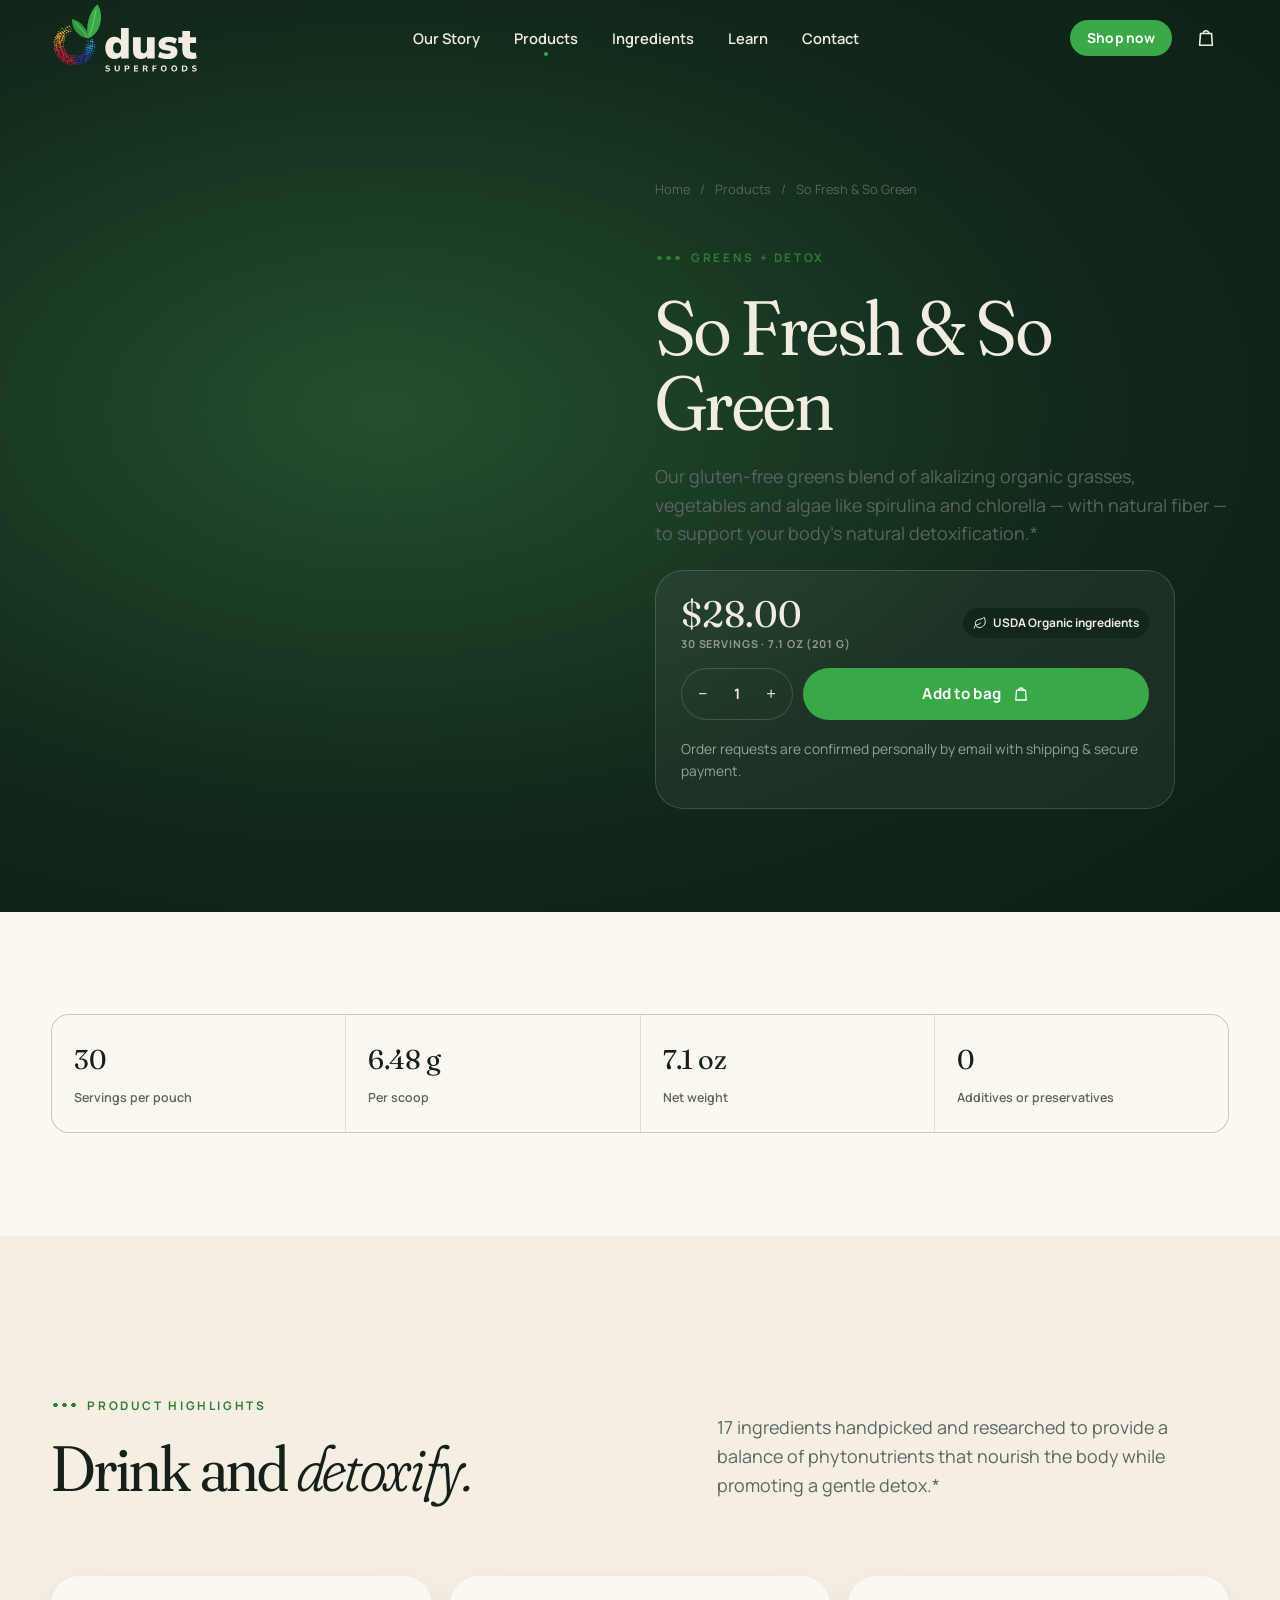
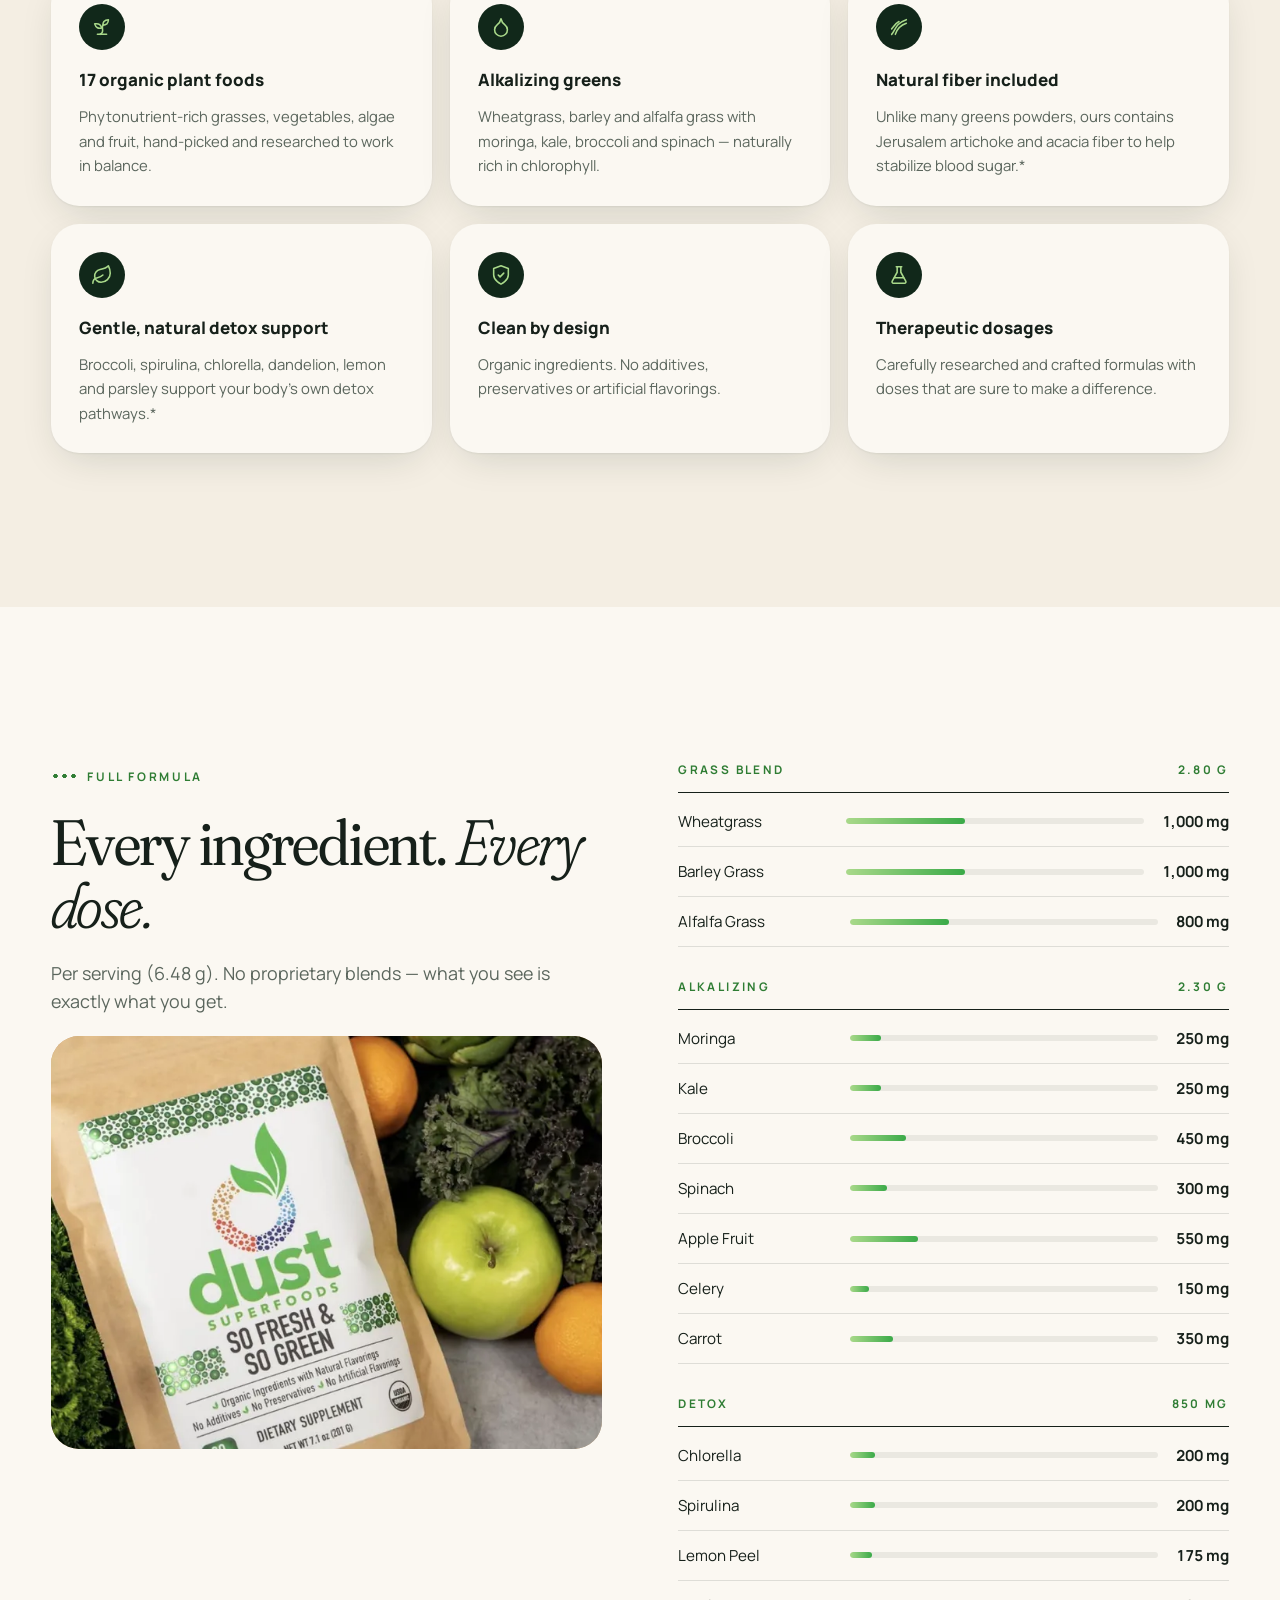
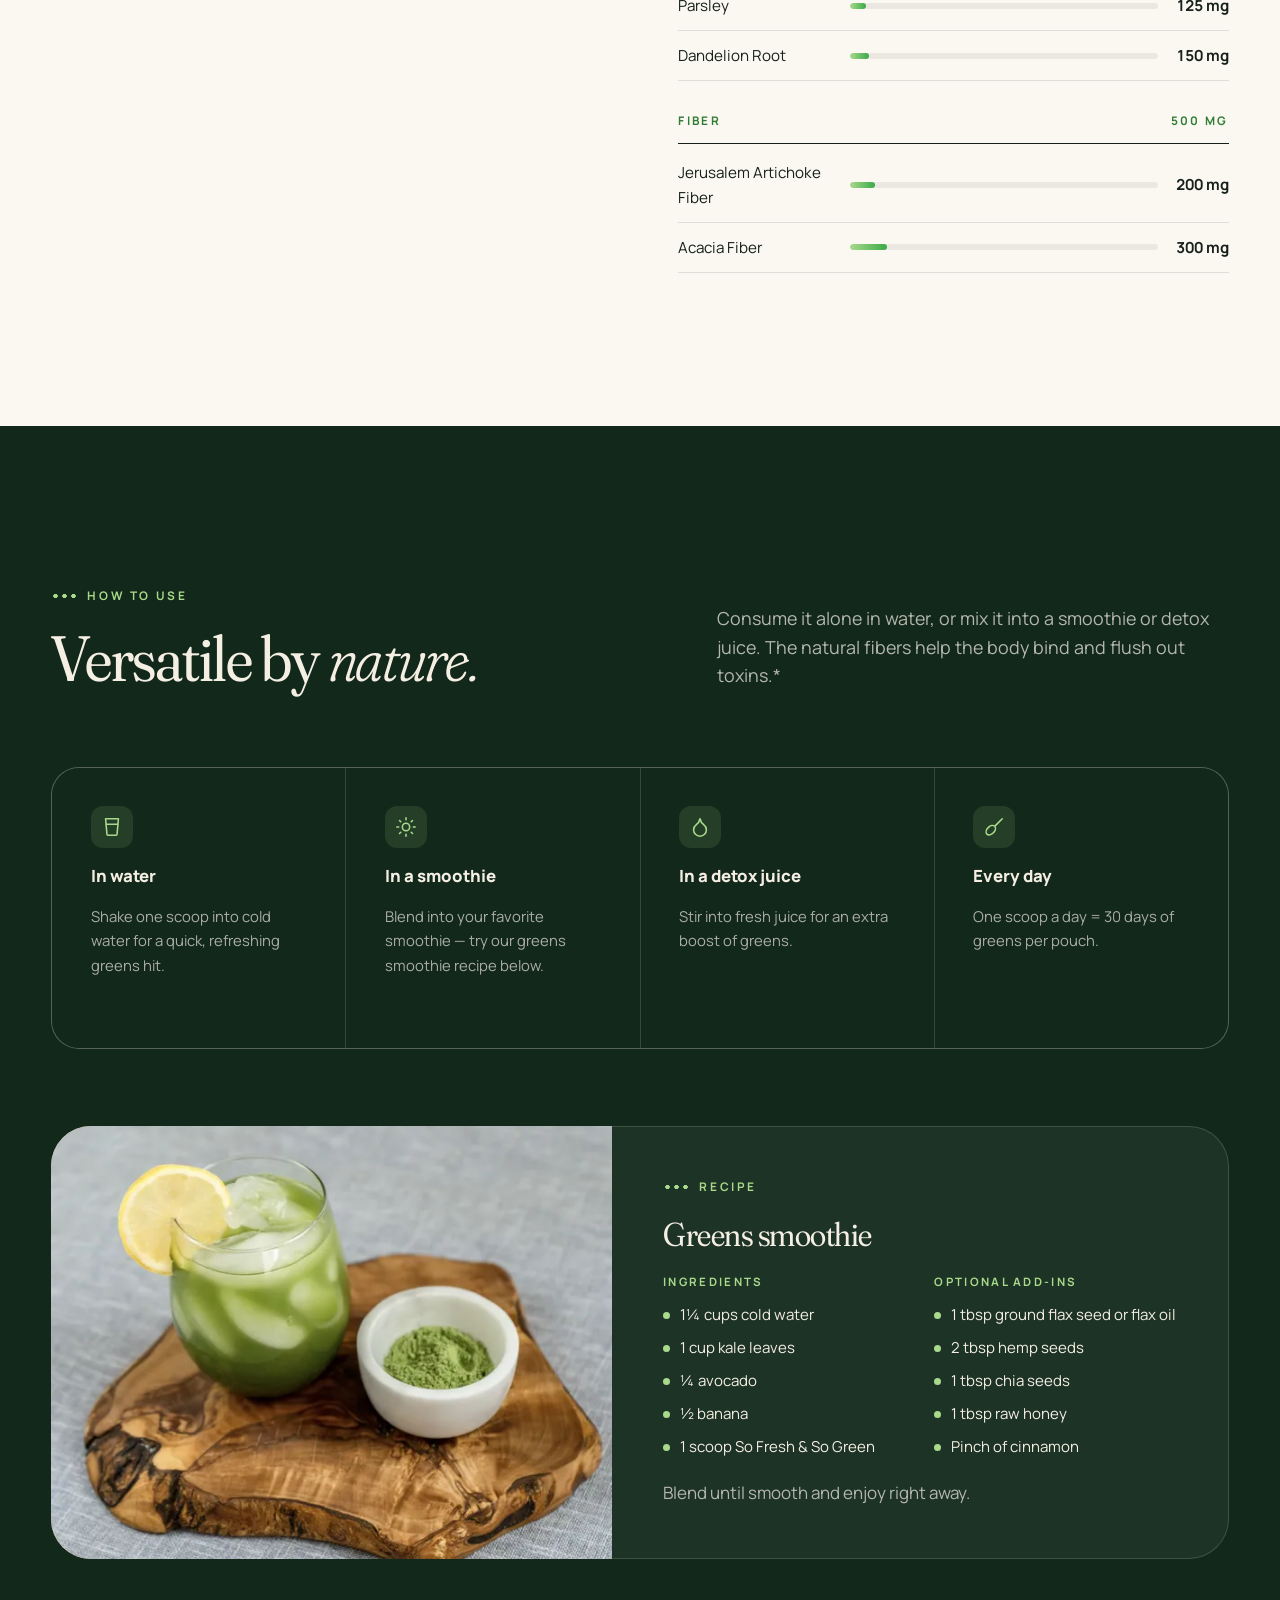
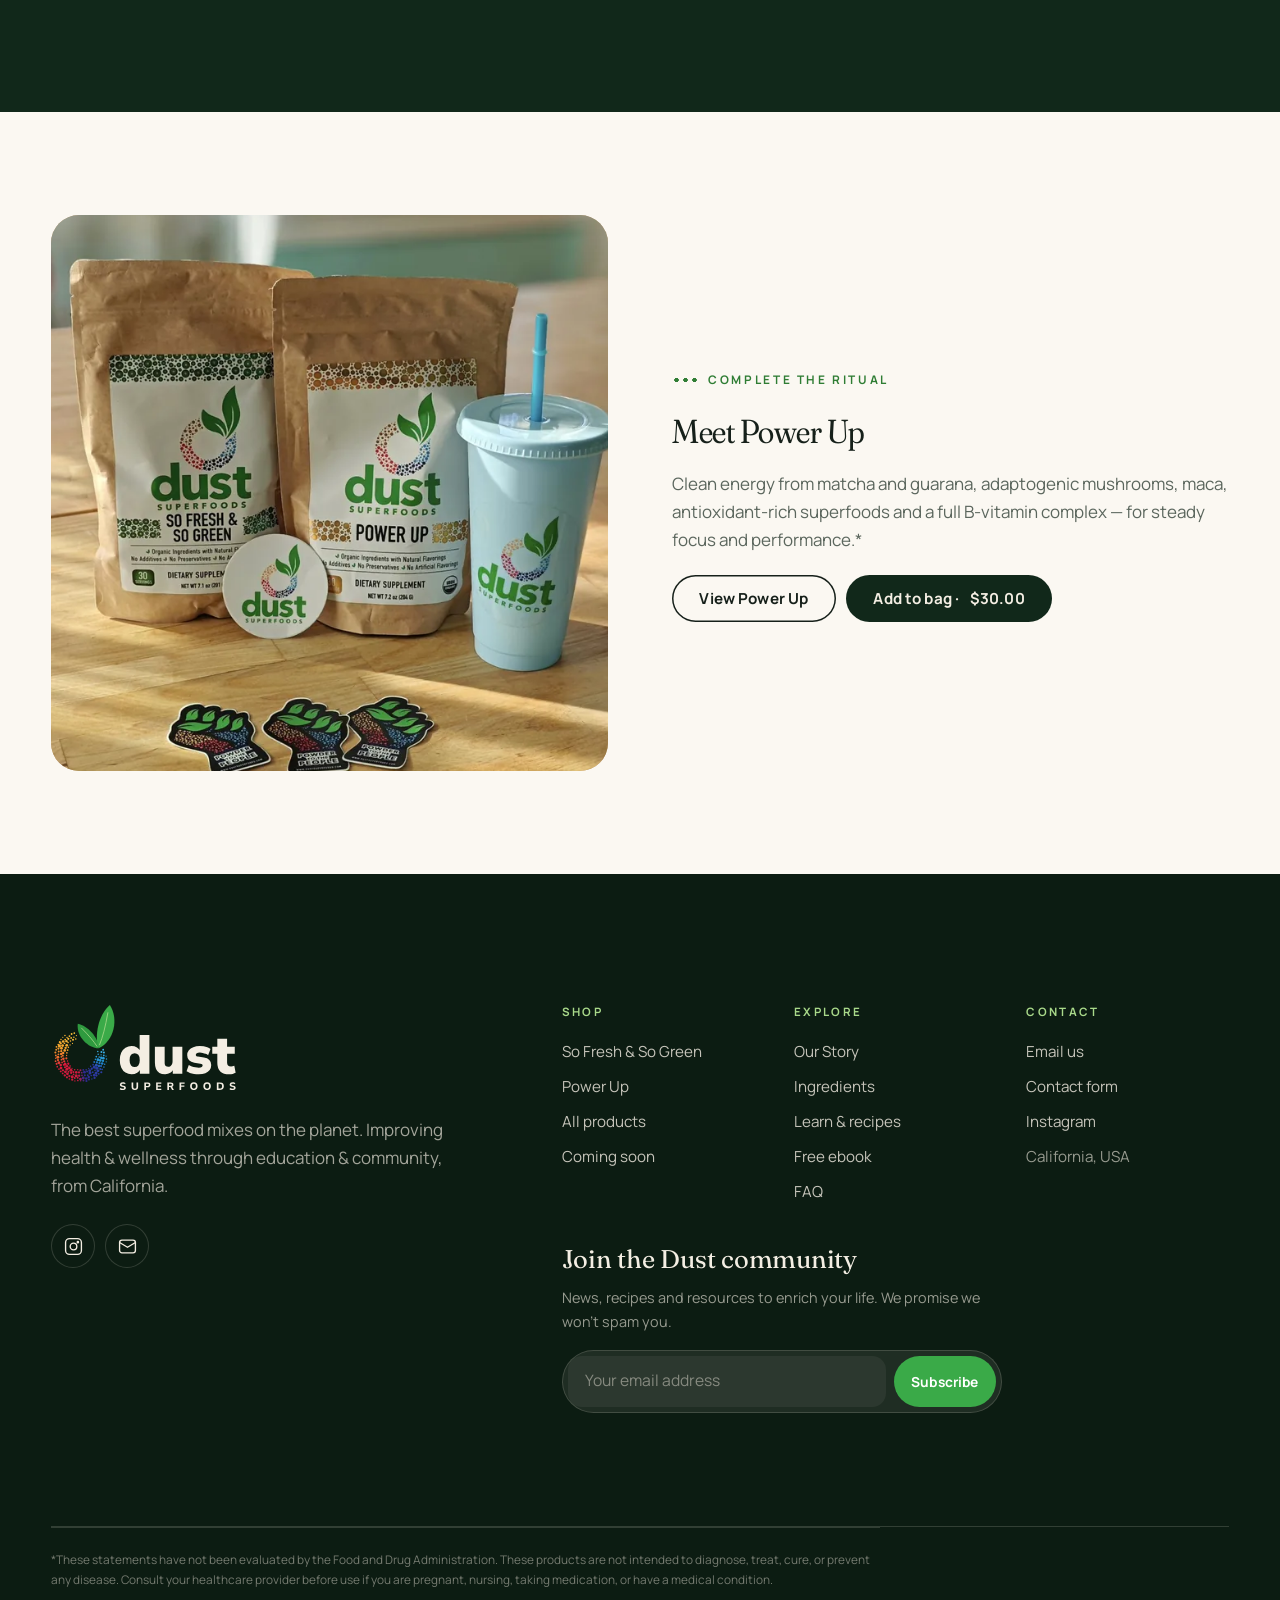
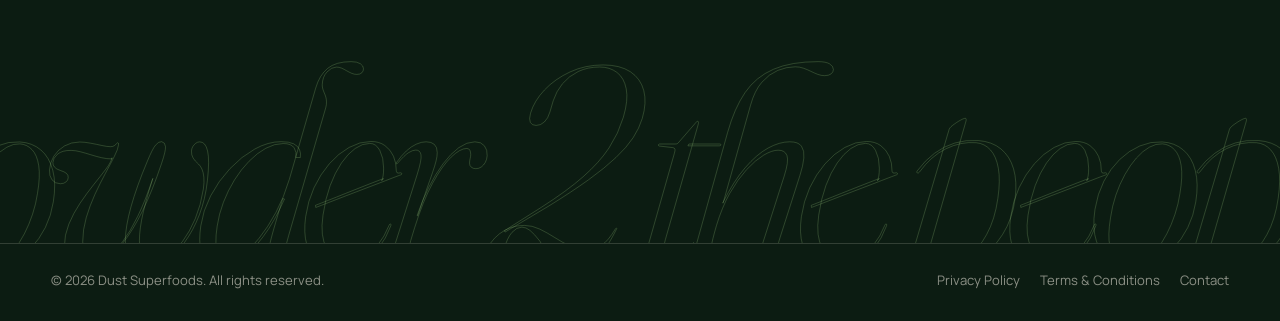
<file: so-fresh-so-green.html>
<!doctype html>
<html lang="en" class="no-js">
<head>
<meta charset="utf-8">
<meta name="viewport" content="width=device-width, initial-scale=1, viewport-fit=cover">
<title>So Fresh & So Green — Organic Greens + Detox Powder | Dust Superfoods</title>
<meta name="description" content="Organic greens powder with 17 plant foods: wheatgrass, barley & alfalfa grass, spirulina, chlorella, kale, moringa and natural fiber. Gluten-free, 30 servings.">
<link rel="canonical" href="https://www.dustsuperfoods.com/so-fresh-so-green.html">
<meta name="theme-color" content="#11281a">
<meta property="og:type" content="website">
<meta property="og:site_name" content="Dust Superfoods">
<meta property="og:title" content="So Fresh & So Green — Organic Greens + Detox Powder | Dust Superfoods">
<meta property="og:description" content="Organic greens powder with 17 plant foods: wheatgrass, barley & alfalfa grass, spirulina, chlorella, kale, moringa and natural fiber. Gluten-free, 30 servings.">
<meta property="og:url" content="https://www.dustsuperfoods.com/so-fresh-so-green.html">
<meta property="og:image" content="https://www.dustsuperfoods.com/assets/img/og-image.jpg">
<meta name="twitter:card" content="summary_large_image">
<link rel="icon" href="assets/favicon.svg" type="image/svg+xml">
<link rel="apple-touch-icon" href="assets/apple-touch-icon.png">
<link rel="preload" href="assets/fonts/fraunces-latin-full-normal.woff2" as="font" type="font/woff2" crossorigin>
<link rel="preload" href="assets/fonts/manrope-latin-wght-normal.woff2" as="font" type="font/woff2" crossorigin>

<link rel="stylesheet" href="css/style.css">
<script type="application/ld+json">{"@context": "https://schema.org", "@type": "Organization", "name": "Dust Superfoods", "url": "https://www.dustsuperfoods.com", "logo": "https://www.dustsuperfoods.com/assets/logo/dust-logo.svg", "email": "elizavelardez@dustsuperfoods.com", "sameAs": ["https://www.instagram.com/dustsuperfoods/"], "slogan": "Powder to the People", "address": {"@type": "PostalAddress", "addressRegion": "CA", "addressCountry": "US"}}</script><script type="application/ld+json">{"@context": "https://schema.org", "@type": "Product", "name": "So Fresh & So Green", "brand": {"@type": "Brand", "name": "Dust Superfoods"}, "description": "Organic greens + detox powder with 17 plant foods including wheatgrass, spirulina, chlorella and natural fiber. 30 servings.", "image": "https://www.dustsuperfoods.com/assets/img/pouch-green-front.webp", "category": "Dietary Supplement"}</script>
</head>
<body class="">

<div class="veil" aria-hidden="true"></div>

<a class="skip-link" href="#main">Skip to content</a>
<header class="site-header is-over-dark">
  <div class="container header-inner">
    <a href="index.html" class="logo" aria-label="Dust Superfoods home"><svg xmlns="http://www.w3.org/2000/svg" viewBox="0 0 710 345" role="img" aria-label="Dust Superfoods"><title>Dust Superfoods</title><circle cx="80.4" cy="154.8" r="2.07" fill="#f7b737"/><circle cx="71.2" cy="160.6" r="2.25" fill="#f6b134"/><circle cx="64.9" cy="169.4" r="3.02" fill="#f5ac32"/><circle cx="62.1" cy="179.8" r="3.32" fill="#f4a62f"/><circle cx="59.3" cy="189.8" r="3.16" fill="#f18e2f"/><circle cx="58.2" cy="200.0" r="2.44" fill="#ee762e"/><circle cx="57.4" cy="210.6" r="3.99" fill="#e75632"/><circle cx="61.8" cy="220.3" r="2.72" fill="#dc2e38"/><circle cx="64.5" cy="230.8" r="4.24" fill="#d61a3c"/><circle cx="71.4" cy="239.2" r="3.08" fill="#d41a3d"/><circle cx="78.5" cy="247.8" r="2.35" fill="#d21a3d"/><circle cx="88.5" cy="252.8" r="2.86" fill="#cf1a3d"/><circle cx="99.8" cy="252.8" r="2.50" fill="#cd1a3e"/><circle cx="110.1" cy="255.0" r="3.96" fill="#981f59"/><circle cx="120.5" cy="253.7" r="3.47" fill="#2f2a90"/><circle cx="131.4" cy="253.3" r="3.03" fill="#2e2f95"/><circle cx="141.0" cy="248.2" r="2.38" fill="#2d349a"/><circle cx="148.0" cy="240.0" r="2.68" fill="#2c3aa0"/><circle cx="157.4" cy="234.2" r="3.15" fill="#2b3fa5"/><circle cx="161.5" cy="224.1" r="3.48" fill="#246dbf"/><circle cx="165.9" cy="214.4" r="2.88" fill="#2292d5"/><circle cx="169.3" cy="204.0" r="3.16" fill="#2e9fdc"/><circle cx="92.4" cy="138.3" r="2.85" fill="#f9c03b"/><circle cx="82.2" cy="141.0" r="3.87" fill="#f8bb39"/><circle cx="72.6" cy="145.6" r="3.11" fill="#f7b637"/><circle cx="63.6" cy="151.7" r="3.08" fill="#f6b234"/><circle cx="58.8" cy="161.7" r="5.12" fill="#f5ad32"/><circle cx="54.5" cy="171.2" r="4.37" fill="#f4a830"/><circle cx="51.2" cy="180.9" r="4.87" fill="#f39c2f"/><circle cx="45.4" cy="190.3" r="4.60" fill="#f0882e"/><circle cx="44.1" cy="201.1" r="3.88" fill="#ed742e"/><circle cx="46.1" cy="211.7" r="4.66" fill="#e85931"/><circle cx="49.3" cy="221.9" r="4.28" fill="#df3837"/><circle cx="52.5" cy="232.2" r="5.65" fill="#d71a3c"/><circle cx="59.8" cy="240.2" r="4.86" fill="#d51a3c"/><circle cx="68.3" cy="246.5" r="4.96" fill="#d31a3d"/><circle cx="74.6" cy="255.3" r="5.78" fill="#d11a3d"/><circle cx="83.5" cy="261.3" r="3.80" fill="#cf1a3d"/><circle cx="94.2" cy="263.0" r="4.87" fill="#ce1a3e"/><circle cx="104.7" cy="263.2" r="4.29" fill="#c31b43"/><circle cx="114.9" cy="264.3" r="3.33" fill="#6c2470"/><circle cx="125.0" cy="262.5" r="5.15" fill="#2f2b91"/><circle cx="134.9" cy="259.9" r="3.69" fill="#2e3096"/><circle cx="144.8" cy="256.6" r="5.44" fill="#2d349a"/><circle cx="152.4" cy="249.5" r="4.26" fill="#2c389e"/><circle cx="161.6" cy="244.0" r="5.47" fill="#2b3da3"/><circle cx="169.1" cy="236.2" r="5.42" fill="#2852b0"/><circle cx="171.6" cy="225.6" r="4.16" fill="#2278c6"/><circle cx="175.3" cy="215.9" r="5.41" fill="#2393d5"/><circle cx="180.0" cy="205.9" r="2.95" fill="#2d9edb"/><circle cx="176.2" cy="195.2" r="2.69" fill="#36a8e1"/><circle cx="174.9" cy="185.0" r="2.69" fill="#40b3e7"/><circle cx="94.8" cy="125.5" r="2.31" fill="#f9c23c"/><circle cx="85.5" cy="131.4" r="2.69" fill="#f8be3a"/><circle cx="75.3" cy="134.2" r="3.39" fill="#f8ba38"/><circle cx="64.6" cy="137.7" r="4.11" fill="#f7b636"/><circle cx="57.9" cy="146.5" r="4.39" fill="#f6b234"/><circle cx="50.2" cy="154.2" r="3.15" fill="#f5ad32"/><circle cx="43.4" cy="162.8" r="5.18" fill="#f5a931"/><circle cx="39.0" cy="172.9" r="5.23" fill="#f4a22f"/><circle cx="38.3" cy="183.9" r="4.12" fill="#f1912f"/><circle cx="38.2" cy="194.6" r="4.78" fill="#ef7f2e"/><circle cx="38.4" cy="205.0" r="3.19" fill="#ec6e2e"/><circle cx="39.1" cy="215.5" r="3.45" fill="#e65232"/><circle cx="41.4" cy="225.8" r="3.15" fill="#de3537"/><circle cx="47.2" cy="234.7" r="3.42" fill="#d71a3c"/><circle cx="52.3" cy="243.7" r="4.02" fill="#d51a3c"/><circle cx="59.3" cy="251.4" r="5.45" fill="#d41a3d"/><circle cx="65.3" cy="260.7" r="3.42" fill="#d21a3d"/><circle cx="75.2" cy="265.1" r="3.97" fill="#d01a3d"/><circle cx="84.5" cy="270.1" r="3.34" fill="#cf1a3d"/><circle cx="94.1" cy="275.7" r="5.78" fill="#cd1a3e"/><circle cx="105.1" cy="275.5" r="4.35" fill="#b61c49"/><circle cx="115.7" cy="273.8" r="3.29" fill="#692471"/><circle cx="126.3" cy="273.8" r="3.74" fill="#2f2b91"/><circle cx="137.3" cy="273.4" r="3.45" fill="#2e2f95"/><circle cx="145.6" cy="265.5" r="5.66" fill="#2d3399"/><circle cx="155.9" cy="262.2" r="3.41" fill="#2d379d"/><circle cx="164.3" cy="255.5" r="3.08" fill="#2c3aa0"/><circle cx="171.5" cy="247.5" r="5.74" fill="#2b3ea4"/><circle cx="179.0" cy="239.5" r="4.95" fill="#275ab4"/><circle cx="181.1" cy="228.6" r="4.03" fill="#227cc8"/><circle cx="184.0" cy="218.4" r="5.12" fill="#2393d5"/><circle cx="187.7" cy="208.3" r="4.56" fill="#2b9cda"/><circle cx="187.1" cy="197.6" r="2.79" fill="#34a5e0"/><circle cx="188.4" cy="186.6" r="3.80" fill="#3cafe5"/><circle cx="87.0" cy="115.9" r="3.25" fill="#f9c03b"/><circle cx="77.0" cy="119.7" r="3.42" fill="#f8bd3a"/><circle cx="68.9" cy="127.2" r="3.36" fill="#f7b938"/><circle cx="59.9" cy="132.5" r="2.58" fill="#f7b536"/><circle cx="53.1" cy="140.6" r="3.48" fill="#f6b234"/><circle cx="45.4" cy="147.5" r="4.94" fill="#f5ae33"/><circle cx="36.5" cy="154.3" r="4.25" fill="#f5ab31"/><circle cx="31.5" cy="164.0" r="5.77" fill="#f4a730"/><circle cx="27.6" cy="174.1" r="4.02" fill="#f39b2f"/><circle cx="28.7" cy="185.3" r="3.64" fill="#f18c2f"/><circle cx="27.6" cy="195.6" r="3.57" fill="#ee7c2e"/><circle cx="25.6" cy="206.2" r="5.52" fill="#ec6d2e"/><circle cx="26.0" cy="216.9" r="4.34" fill="#e75532"/><circle cx="29.6" cy="227.1" r="5.24" fill="#e03c36"/><circle cx="36.1" cy="235.8" r="4.85" fill="#d9223b"/><circle cx="37.6" cy="247.0" r="5.19" fill="#d61a3c"/><circle cx="44.5" cy="255.3" r="4.34" fill="#d51a3c"/><circle cx="53.8" cy="261.1" r="5.21" fill="#d31a3d"/><circle cx="61.3" cy="268.4" r="5.24" fill="#d21a3d"/><circle cx="68.5" cy="276.9" r="4.11" fill="#d01a3d"/><circle cx="79.3" cy="279.0" r="5.65" fill="#cf1a3d"/><circle cx="88.9" cy="284.0" r="3.48" fill="#ce1a3e"/><circle cx="99.8" cy="283.2" r="3.42" fill="#cc1a3e"/><circle cx="110.0" cy="288.0" r="5.26" fill="#91205d"/><circle cx="120.4" cy="283.8" r="5.31" fill="#4e2780"/><circle cx="131.6" cy="286.2" r="4.84" fill="#2f2c92"/><circle cx="141.0" cy="280.2" r="4.54" fill="#2e2f95"/><circle cx="150.1" cy="275.0" r="3.04" fill="#2d3399"/><circle cx="161.4" cy="273.3" r="4.82" fill="#2d369c"/><circle cx="168.5" cy="265.0" r="5.61" fill="#2c399f"/><circle cx="175.7" cy="257.3" r="5.44" fill="#2b3da3"/><circle cx="183.9" cy="250.1" r="3.59" fill="#2a48aa"/><circle cx="187.0" cy="239.6" r="3.82" fill="#2565bb"/><circle cx="191.2" cy="230.1" r="4.64" fill="#2182cc"/><circle cx="194.4" cy="220.1" r="4.10" fill="#2394d6"/><circle cx="195.6" cy="209.8" r="4.92" fill="#2b9cda"/><circle cx="197.3" cy="199.4" r="3.39" fill="#32a4df"/><circle cx="197.7" cy="188.8" r="3.84" fill="#3aace3"/><circle cx="194.9" cy="178.6" r="3.44" fill="#41b4e8"/><circle cx="52.1" cy="124.9" r="2.86" fill="#f7b536"/><circle cx="44.1" cy="132.0" r="2.11" fill="#f6b234"/><circle cx="37.2" cy="140.3" r="2.63" fill="#f6ae33"/><circle cx="32.9" cy="150.1" r="3.93" fill="#f5ab31"/><circle cx="27.1" cy="158.9" r="3.24" fill="#f4a830"/><circle cx="20.4" cy="167.7" r="3.42" fill="#f3a02f"/><circle cx="19.3" cy="178.5" r="3.34" fill="#f1922f"/><circle cx="16.4" cy="188.8" r="3.90" fill="#f0852e"/><circle cx="18.0" cy="199.6" r="3.43" fill="#ee772e"/><circle cx="17.8" cy="210.1" r="2.83" fill="#eb682e"/><circle cx="17.0" cy="221.1" r="3.32" fill="#e55032"/><circle cx="20.9" cy="231.2" r="3.85" fill="#df3937"/><circle cx="23.4" cy="241.9" r="3.18" fill="#d9223b"/><circle cx="29.9" cy="250.8" r="3.31" fill="#d61a3c"/><circle cx="36.4" cy="259.3" r="3.70" fill="#d51a3c"/><circle cx="43.7" cy="267.1" r="3.37" fill="#d41a3d"/><circle cx="51.5" cy="274.4" r="4.23" fill="#d21a3d"/><circle cx="59.6" cy="281.6" r="4.09" fill="#d11a3d"/><circle cx="68.5" cy="288.0" r="2.80" fill="#d01a3d"/><circle cx="79.2" cy="290.5" r="4.23" fill="#ce1a3e"/><circle cx="89.2" cy="295.0" r="2.54" fill="#cd1a3e"/><circle cx="100.3" cy="293.4" r="3.18" fill="#c81a40"/><circle cx="110.8" cy="293.9" r="2.76" fill="#8b2160"/><circle cx="121.3" cy="293.4" r="3.66" fill="#4f277f"/><circle cx="132.4" cy="295.3" r="4.13" fill="#2f2b91"/><circle cx="141.9" cy="289.4" r="3.75" fill="#2e2f95"/><circle cx="152.7" cy="287.8" r="2.55" fill="#2e3298"/><circle cx="162.8" cy="283.7" r="4.28" fill="#2d359b"/><circle cx="169.8" cy="274.9" r="4.25" fill="#2c389e"/><circle cx="178.4" cy="268.6" r="3.27" fill="#2c3ba1"/><circle cx="187.9" cy="262.7" r="4.00" fill="#2b3ea4"/><circle cx="190.9" cy="251.6" r="3.16" fill="#294fae"/><circle cx="197.8" cy="243.3" r="2.96" fill="#256abd"/><circle cx="200.6" cy="232.9" r="2.92" fill="#2184cd"/><circle cx="206.2" cy="223.5" r="2.26" fill="#2393d5"/><circle cx="207.4" cy="212.7" r="2.85" fill="#2a9bda"/><circle cx="205.6" cy="201.9" r="2.39" fill="#31a2de"/><path d="M178.0 173.0C178.7 132.8 137.7 88.6 100.0 81.0C94.2 130.2 138.8 171.5 178.0 173.0Z" fill="#2F9A3F"/><path d="M178.0 173.0C237.1 145.1 253.2 62.8 220.0 11.0C175.8 48.0 161.3 130.6 178.0 173.0Z" fill="#3AAA48"/><path d="M171.8 165.6Q154.4 137.7 114.0 97.6" stroke="#A9D98A" stroke-width="3.5" fill="none" stroke-linecap="round" opacity=".85"/><path d="M181.4 160.0Q199.2 118.0 212.4 40.2" stroke="#A9D98A" stroke-width="3.5" fill="none" stroke-linecap="round" opacity=".85"/><g fill="var(--logo-word,#3AAA48)"><g transform="translate(251.1 267.7)"><path transform="translate(0.00 0) scale(0.20500 -0.20500)" d="M244 -11Q181 -11 132.5 20.0Q84 51 56.5 109.0Q29 167 29 246Q29 327 56.5 384.0Q84 441 132.5 472.0Q181 503 244 503Q299 503 343 477Q374 458 391 432V705H569V0H395V67Q379 37 346 17Q301 -11 244 -11ZM301 120Q341 120 367.0 150.0Q393 180 393 246Q393 313 367.0 342.5Q341 372 301 372Q260 372 234.0 342.5Q208 313 208 246Q208 180 234.0 150.0Q260 120 301 120Z"/><path transform="translate(127.10 0) scale(0.20500 -0.20500)" d="M236 -11Q172 -11 131.0 12.5Q90 36 69.5 83.0Q49 130 49 202V492H227V197Q227 173 233.5 157.0Q240 141 254.0 133.0Q268 125 289 125Q313 125 331.5 136.5Q350 148 360.5 169.5Q371 191 371 220V492H549V0H375V61Q356 33 330 15Q290 -11 236 -11Z"/><path transform="translate(250.31 0) scale(0.20500 -0.20500)" d="M248 -11Q203 -11 161.5 -5.0Q120 1 86.0 13.0Q52 25 25 42L66 157Q91 143 121.5 132.0Q152 121 185.0 115.0Q218 109 249 109Q286 109 302.0 119.5Q318 130 318 147Q318 162 307.5 170.0Q297 178 278 181L167 199Q105 210 71.0 244.5Q37 279 37 335Q37 387 66.5 424.5Q96 462 147.5 482.5Q199 503 266 503Q302 503 337.0 497.5Q372 492 404.0 480.5Q436 469 462 450L418 337Q399 351 373.0 361.0Q347 371 319.5 377.5Q292 384 269 384Q228 384 211.0 373.0Q194 362 194 345Q194 332 203.0 323.5Q212 315 231 312L342 293Q406 283 440.5 249.5Q475 216 475 159Q475 105 447.0 67.0Q419 29 368.0 9.0Q317 -11 248 -11Z"/><path transform="translate(351.99 0) scale(0.20500 -0.20500)" d="M310 -11Q198 -11 144.0 41.0Q90 93 90 198V361H-2V492H90V635H268V492H408V361H268V204Q268 167 285.5 149.5Q303 132 341 132Q353 132 367.5 135.0Q382 138 400 142L424 14Q401 2 370.5 -4.5Q340 -11 310 -11Z"/></g><g transform="translate(255.2 328.6)"><path transform="translate(0.00 0) scale(0.04000 -0.04000)" d="M323 -11Q268 -11 216.5 -1.5Q165 8 121.0 25.5Q77 43 44 67L89 189Q121 167 158.0 151.0Q195 135 237.0 126.5Q279 118 323 118Q396 118 427.0 140.5Q458 163 458 197Q458 216 448.5 230.0Q439 244 417.5 254.5Q396 265 359 272L246 296Q150 316 103.5 364.5Q57 413 57 492Q57 560 93.5 610.0Q130 660 194.5 688.0Q259 716 343 716Q392 716 437.0 706.5Q482 697 520.0 679.0Q558 661 586 636L541 522Q501 554 451.0 570.5Q401 587 342 587Q300 587 270.5 576.0Q241 565 225.5 545.0Q210 525 210 499Q210 470 231.0 452.0Q252 434 304 423L417 399Q515 378 563.0 331.5Q611 285 611 209Q611 143 575.5 93.5Q540 44 475.5 16.5Q411 -11 323 -11Z"/><path transform="translate(43.29 0) scale(0.04000 -0.04000)" d="M373 -11Q223 -11 144.5 66.0Q66 143 66 295V705H221V294Q221 208 260.0 164.5Q299 121 373 121Q447 121 485.5 164.5Q524 208 524 294V705H677V295Q677 143 600.0 66.0Q523 -11 373 -11Z"/><path transform="translate(90.67 0) scale(0.04000 -0.04000)" d="M71 0V705H393Q472 705 527.0 678.0Q582 651 610.5 601.0Q639 551 639 480Q639 409 610.5 358.5Q582 308 527.0 281.0Q472 254 393 254H226V0ZM226 374H367Q427 374 458.5 401.0Q490 428 490 480Q490 532 458.5 558.0Q427 584 367 584H226Z"/><path transform="translate(134.88 0) scale(0.04000 -0.04000)" d="M71 0V705H554V584H219V419H532V297H219V121H554V0Z"/><path transform="translate(176.73 0) scale(0.04000 -0.04000)" d="M71 0V705H393Q511 705 575.0 648.0Q639 591 639 489Q639 423 610.0 375.0Q581 327 527 301Q507 292 485 286Q501 281 516 272Q547 251 570 209L684 0H513L391 225Q381 243 368.0 253.5Q355 264 338.5 268.5Q322 273 302 273H226V0ZM226 385H365Q427 385 458.5 410.0Q490 435 490 485Q490 534 458.5 559.0Q427 584 365 584H226Z"/><path transform="translate(222.23 0) scale(0.04000 -0.04000)" d="M71 0V705H547V584H226V412H525V291H226V0Z"/><path transform="translate(262.68 0) scale(0.04000 -0.04000)" d="M398 -11Q320 -11 255.5 15.0Q191 41 145.0 89.0Q99 137 74.5 204.0Q50 271 50 353Q50 436 74.5 502.5Q99 569 145.0 616.5Q191 664 255.5 690.0Q320 716 398 716Q477 716 541.0 690.0Q605 664 651.0 617.0Q697 570 722.0 503.0Q747 436 747 354Q747 271 722.0 204.0Q697 137 651.0 89.0Q605 41 541.0 15.0Q477 -11 398 -11ZM398 121Q458 121 499.0 148.5Q540 176 562.5 228.5Q585 281 585 353Q585 426 563.0 478.0Q541 530 499.0 557.0Q457 584 398 584Q340 584 298.0 557.0Q256 530 234.0 478.0Q212 426 212 353Q212 281 234.0 228.5Q256 176 298.0 148.5Q340 121 398 121Z"/><path transform="translate(312.17 0) scale(0.04000 -0.04000)" d="M398 -11Q320 -11 255.5 15.0Q191 41 145.0 89.0Q99 137 74.5 204.0Q50 271 50 353Q50 436 74.5 502.5Q99 569 145.0 616.5Q191 664 255.5 690.0Q320 716 398 716Q477 716 541.0 690.0Q605 664 651.0 617.0Q697 570 722.0 503.0Q747 436 747 354Q747 271 722.0 204.0Q697 137 651.0 89.0Q605 41 541.0 15.0Q477 -11 398 -11ZM398 121Q458 121 499.0 148.5Q540 176 562.5 228.5Q585 281 585 353Q585 426 563.0 478.0Q541 530 499.0 557.0Q457 584 398 584Q340 584 298.0 557.0Q256 530 234.0 478.0Q212 426 212 353Q212 281 234.0 228.5Q256 176 298.0 148.5Q340 121 398 121Z"/><path transform="translate(361.67 0) scale(0.04000 -0.04000)" d="M71 0V705H347Q467 705 551.5 663.5Q636 622 680.5 543.5Q725 465 725 353Q725 241 680.5 162.0Q636 83 551.5 41.5Q467 0 347 0ZM226 127H338Q451 127 507.0 183.0Q563 239 563 353Q563 467 506.5 522.5Q450 578 338 578H226Z"/><path transform="translate(410.28 0) scale(0.04000 -0.04000)" d="M323 -11Q268 -11 216.5 -1.5Q165 8 121.0 25.5Q77 43 44 67L89 189Q121 167 158.0 151.0Q195 135 237.0 126.5Q279 118 323 118Q396 118 427.0 140.5Q458 163 458 197Q458 216 448.5 230.0Q439 244 417.5 254.5Q396 265 359 272L246 296Q150 316 103.5 364.5Q57 413 57 492Q57 560 93.5 610.0Q130 660 194.5 688.0Q259 716 343 716Q392 716 437.0 706.5Q482 697 520.0 679.0Q558 661 586 636L541 522Q501 554 451.0 570.5Q401 587 342 587Q300 587 270.5 576.0Q241 565 225.5 545.0Q210 525 210 499Q210 470 231.0 452.0Q252 434 304 423L417 399Q515 378 563.0 331.5Q611 285 611 209Q611 143 575.5 93.5Q540 44 475.5 16.5Q411 -11 323 -11Z"/></g></g></svg></a>
    <nav class="nav" aria-label="Main"><a href="about.html">Our Story</a><a href="shop.html" aria-current="page">Products</a><a href="ingredients.html">Ingredients</a><a href="learn.html">Learn</a><a href="contact.html">Contact</a></nav>
    <div class="header-actions">
      <a href="shop.html" class="btn btn--leaf btn--sm header-cta" data-magnetic>Shop now</a>
      <button class="icon-btn" type="button" data-open-cart aria-label="Open shopping bag"><svg viewBox="0 0 24 24" fill="none" stroke="currentColor" stroke-width="1.7" stroke-linecap="round" stroke-linejoin="round" aria-hidden="true"><path d="M6 7h12l1 13H5L6 7z"/><path d="M9 7a3 3 0 0 1 6 0"/></svg><span class="cart-count" aria-live="polite">0</span></button>
      <button class="icon-btn menu-toggle" type="button" aria-expanded="false" aria-controls="mobile-menu" aria-label="Open menu"><span class="bars"><span></span><span></span></span></button>
    </div>
  </div>
</header>
<div class="mobile-menu" id="mobile-menu" aria-hidden="true">
  <nav aria-label="Mobile"><a href="index.html"><small>01</small>Home</a><a href="about.html"><small>02</small>Our Story</a><a href="shop.html"><small>03</small>Products</a><a href="ingredients.html"><small>04</small>Ingredients</a><a href="learn.html"><small>05</small>Learn</a><a href="contact.html"><small>06</small>Contact</a></nav>
  <div class="mm-foot"><a href="shop.html" class="btn btn--leaf">Shop the blends <svg class="arrow" viewBox="0 0 24 24" fill="none" stroke="currentColor" stroke-width="2" stroke-linecap="round" stroke-linejoin="round" aria-hidden="true"><path d="M5 12h14M13 6l6 6-6 6"/></svg></a><a href="https://www.instagram.com/dustsuperfoods/" data-ig target="_blank" rel="noopener">@dustsuperfoods</a></div>
</div>
<main id="main">

<section class="pd-hero" data-header-dark>
  <div class="container pd-grid">
    <div class="hero-stage">
    <div class="hero-fallback"><img src="assets/img/pouch-green-front.webp" srcset="assets/img/pouch-green-front-sm.webp 800w, assets/img/pouch-green-front.webp 1600w" sizes="(max-width:980px) 80vw, 40vw" width="1600" height="2065" alt="So Fresh & So Green pouch" fetchpriority="high"></div>
    <div class="hero-canvas" data-hero3d data-product="green"></div>
    
  </div>
    <div class="pd-info">
      <nav class="crumbs" aria-label="Breadcrumb" data-intro><a href="index.html">Home</a><span>/</span><a href="shop.html">Products</a><span>/</span><span>So Fresh &amp; So Green</span></nav>
      <span class="eyebrow" data-intro>Greens + Detox</span>
      <h1 class="h1"><span class="line" style="display:block;overflow:hidden"><span style="display:inline-block">So Fresh &amp; So Green</span></span></h1>
      <p class="lead" data-intro>Our gluten-free greens blend of alkalizing organic grasses, vegetables and algae like spirulina and chlorella — with natural fiber — to support your body's natural detoxification.*</p>
      <div class="buy-box" data-buy data-intro>
        <div class="buy-row"><div class="price"><span data-price="green">—</span><small>30 servings · 7.1 oz (201 g)</small></div><span class="chip chip--dark"><svg viewBox="0 0 24 24" width="14" height="14" fill="none" stroke="currentColor" stroke-width="1.7" stroke-linecap="round" stroke-linejoin="round" aria-hidden="true"><path d="M11 20A7 7 0 0 1 9.8 6.1C15.5 5 17 4.48 19 2c1 2 2 4.18 2 8 0 5.5-4.78 10-10 10z"/><path d="M2 21c0-3 1.85-5.36 5.08-6C9.5 14.52 12 13 13 12"/></svg> USDA Organic ingredients</span></div>
        <div class="buy-actions">
          <div class="qty" role="group" aria-label="Quantity"><button type="button" data-bq="-1" aria-label="Decrease quantity">−</button><span data-buy-qty aria-live="polite">1</span><button type="button" data-bq="1" aria-label="Increase quantity">+</button></div>
          <button type="button" class="btn btn--leaf" data-add="green" data-open-cart data-magnetic>Add to bag <svg viewBox="0 0 24 24" width="18" height="18" fill="none" stroke="currentColor" stroke-width="1.7" stroke-linecap="round" stroke-linejoin="round" aria-hidden="true"><path d="M6 7h12l1 13H5L6 7z"/><path d="M9 7a3 3 0 0 1 6 0"/></svg></button>
        </div>
        <p class="small" style="color:rgba(244,238,227,.6)">Order requests are confirmed personally by email with shipping &amp; secure payment.</p>
      </div>
    </div>
  </div>
</section>

<section class="section section--tight ">
  <div class="container">
    <div class="facts" data-reveal>
      <div class="fact"><b>30</b><span>Servings per pouch</span></div>
      <div class="fact"><b>6.48 g</b><span>Per scoop</span></div>
      <div class="fact"><b>7.1 oz</b><span>Net weight</span></div>
      <div class="fact"><b>0</b><span>Additives or preservatives</span></div>
    </div>
  </div>
</section>

<section class="section on-cream " aria-labelledby="hl-title">
  <div class="container">
    <div class="split-head"><div class="stack"><span class="eyebrow">Product highlights</span><h2 class="h2" id="hl-title">Drink and <em>detoxify.</em></h2></div><p class="lead">17 ingredients handpicked and researched to provide a balance of phytonutrients that nourish the body while promoting a gentle detox.*</p></div>
    <div class="highlight-cards" data-reveal-stagger><div class="hl"><span class="ico"><svg viewBox="0 0 24 24" fill="none" stroke="currentColor" stroke-width="1.7" stroke-linecap="round" stroke-linejoin="round" aria-hidden="true"><path d="M7 20h10"/><path d="M10 20c5.5-2.5.8-6.4 3-10"/><path d="M9.5 9.4c1.1.8 1.8 2.2 2.3 3.7-2 .4-3.5.4-4.8-.3-1.2-.6-2.3-1.9-3-4.2 2.8-.5 4.4 0 5.5.8z"/><path d="M14.1 6a7 7 0 0 0-1.1 4c1.9-.1 3.3-.6 4.3-1.4 1-1 1.6-2.3 1.7-4.6-2.7.1-4 1-4.9 2z"/></svg></span><h3>17 organic plant foods</h3><p>Phytonutrient-rich grasses, vegetables, algae and fruit, hand-picked and researched to work in balance.</p></div><div class="hl"><span class="ico"><svg viewBox="0 0 24 24" fill="none" stroke="currentColor" stroke-width="1.7" stroke-linecap="round" stroke-linejoin="round" aria-hidden="true"><path d="M12 22a7 7 0 0 0 7-7c0-2-1-3.9-3-5.5s-3.5-4-4-6.5c-.5 2.5-2 4.9-4 6.5C6 11.1 5 13 5 15a7 7 0 0 0 7 7z"/></svg></span><h3>Alkalizing greens</h3><p>Wheatgrass, barley and alfalfa grass with moringa, kale, broccoli and spinach — naturally rich in chlorophyll.</p></div><div class="hl"><span class="ico"><svg viewBox="0 0 24 24" fill="none" stroke="currentColor" stroke-width="1.7" stroke-linecap="round" stroke-linejoin="round" aria-hidden="true"><path d="M4 20c4-4 4-12 16-16M8 20c2-6 6-10 12-12M4 14c2-2 4-6 8-8"/></svg></span><h3>Natural fiber included</h3><p>Unlike many greens powders, ours contains Jerusalem artichoke and acacia fiber to help stabilize blood sugar.*</p></div><div class="hl"><span class="ico"><svg viewBox="0 0 24 24" fill="none" stroke="currentColor" stroke-width="1.7" stroke-linecap="round" stroke-linejoin="round" aria-hidden="true"><path d="M11 20A7 7 0 0 1 9.8 6.1C15.5 5 17 4.48 19 2c1 2 2 4.18 2 8 0 5.5-4.78 10-10 10z"/><path d="M2 21c0-3 1.85-5.36 5.08-6C9.5 14.52 12 13 13 12"/></svg></span><h3>Gentle, natural detox support</h3><p>Broccoli, spirulina, chlorella, dandelion, lemon and parsley support your body's own detox pathways.*</p></div><div class="hl"><span class="ico"><svg viewBox="0 0 24 24" fill="none" stroke="currentColor" stroke-width="1.7" stroke-linecap="round" stroke-linejoin="round" aria-hidden="true"><path d="M12 22s8-4 8-10V5l-8-3-8 3v7c0 6 8 10 8 10z"/><path d="m9 12 2 2 4-4"/></svg></span><h3>Clean by design</h3><p>Organic ingredients. No additives, preservatives or artificial flavorings.</p></div><div class="hl"><span class="ico"><svg viewBox="0 0 24 24" fill="none" stroke="currentColor" stroke-width="1.7" stroke-linecap="round" stroke-linejoin="round" aria-hidden="true"><path d="M9 3h6M10 3v6L4.5 19a1.5 1.5 0 0 0 1.3 2h12.4a1.5 1.5 0 0 0 1.3-2L14 9V3"/><path d="M7 15h10"/></svg></span><h3>Therapeutic dosages</h3><p>Carefully researched and crafted formulas with doses that are sure to make a difference.</p></div></div>
  </div>
</section>

<section class="section " aria-labelledby="f-title">
  <div class="container pd-two">
    <div class="sticky stack" style="--stack:1.4rem">
      <span class="eyebrow">Full formula</span>
      <h2 class="h2" id="f-title">Every ingredient. <em>Every dose.</em></h2>
      <p class="lead">Per serving (6.48 g). No proprietary blends — what you see is exactly what you get.</p>
      <figure class="frame" style="aspect-ratio:4/3;margin-top:20px" data-reveal-img><img src="assets/img/pouch-green-veg.webp" srcset="assets/img/pouch-green-veg-sm.webp 720w, assets/img/pouch-green-veg.webp 1004w" sizes="(max-width:900px) 100vw, 45vw" width="1004" height="1498" alt="So Fresh & So Green pouch with vegetables" loading="lazy" decoding="async"></figure>
      
    </div>
    <div class="formula"><div class="f-group"><h3><span>Grass Blend</span><span>2.80 g</span></h3><div class="f-row"><span>Wheatgrass</span><span class="bar"><i style="--w:40.0%"></i></span><span class="mg">1,000 mg</span></div><div class="f-row"><span>Barley Grass</span><span class="bar"><i style="--w:40.0%"></i></span><span class="mg">1,000 mg</span></div><div class="f-row"><span>Alfalfa Grass</span><span class="bar"><i style="--w:32.0%"></i></span><span class="mg">800 mg</span></div></div><div class="f-group"><h3><span>Alkalizing</span><span>2.30 g</span></h3><div class="f-row"><span>Moringa</span><span class="bar"><i style="--w:10.0%"></i></span><span class="mg">250 mg</span></div><div class="f-row"><span>Kale</span><span class="bar"><i style="--w:10.0%"></i></span><span class="mg">250 mg</span></div><div class="f-row"><span>Broccoli</span><span class="bar"><i style="--w:18.0%"></i></span><span class="mg">450 mg</span></div><div class="f-row"><span>Spinach</span><span class="bar"><i style="--w:12.0%"></i></span><span class="mg">300 mg</span></div><div class="f-row"><span>Apple Fruit</span><span class="bar"><i style="--w:22.0%"></i></span><span class="mg">550 mg</span></div><div class="f-row"><span>Celery</span><span class="bar"><i style="--w:6.0%"></i></span><span class="mg">150 mg</span></div><div class="f-row"><span>Carrot</span><span class="bar"><i style="--w:14.0%"></i></span><span class="mg">350 mg</span></div></div><div class="f-group"><h3><span>Detox</span><span>850 mg</span></h3><div class="f-row"><span>Chlorella</span><span class="bar"><i style="--w:8.0%"></i></span><span class="mg">200 mg</span></div><div class="f-row"><span>Spirulina</span><span class="bar"><i style="--w:8.0%"></i></span><span class="mg">200 mg</span></div><div class="f-row"><span>Lemon Peel</span><span class="bar"><i style="--w:7.0%"></i></span><span class="mg">175 mg</span></div><div class="f-row"><span>Parsley</span><span class="bar"><i style="--w:5.0%"></i></span><span class="mg">125 mg</span></div><div class="f-row"><span>Dandelion Root</span><span class="bar"><i style="--w:6.0%"></i></span><span class="mg">150 mg</span></div></div><div class="f-group"><h3><span>Fiber</span><span>500 mg</span></h3><div class="f-row"><span>Jerusalem Artichoke Fiber</span><span class="bar"><i style="--w:8.0%"></i></span><span class="mg">200 mg</span></div><div class="f-row"><span>Acacia Fiber</span><span class="bar"><i style="--w:12.0%"></i></span><span class="mg">300 mg</span></div></div></div>
  </div>
</section>

<section class="section on-dark" aria-labelledby="use-title">
  <div class="container">
    <div class="split-head"><div class="stack"><span class="eyebrow">How to use</span><h2 class="h2" id="use-title">Versatile by <em>nature.</em></h2></div><p class="lead">Consume it alone in water, or mix it into a smoothie or detox juice. The natural fibers help the body bind and flush out toxins.*</p></div>
    <div class="why-grid" style="background:var(--line-light);border-color:var(--line-light)" data-reveal-stagger><div class="why-cell"><span class="ico"><svg viewBox="0 0 24 24" fill="none" stroke="currentColor" stroke-width="1.7" stroke-linecap="round" stroke-linejoin="round" aria-hidden="true"><path d="M5 3h14l-1.5 17a1 1 0 0 1-1 1h-9a1 1 0 0 1-1-1L5 3z"/><path d="M6 9h12"/></svg></span><h3>In water</h3><p>Shake one scoop into cold water for a quick, refreshing greens hit.</p></div><div class="why-cell"><span class="ico"><svg viewBox="0 0 24 24" fill="none" stroke="currentColor" stroke-width="1.7" stroke-linecap="round" stroke-linejoin="round" aria-hidden="true"><circle cx="12" cy="12" r="4"/><path d="M12 2v2M12 20v2M4.9 4.9l1.4 1.4M17.7 17.7l1.4 1.4M2 12h2M20 12h2M4.9 19.1l1.4-1.4M17.7 6.3l1.4-1.4"/></svg></span><h3>In a smoothie</h3><p>Blend into your favorite smoothie — try our greens smoothie recipe below.</p></div><div class="why-cell"><span class="ico"><svg viewBox="0 0 24 24" fill="none" stroke="currentColor" stroke-width="1.7" stroke-linecap="round" stroke-linejoin="round" aria-hidden="true"><path d="M12 22a7 7 0 0 0 7-7c0-2-1-3.9-3-5.5s-3.5-4-4-6.5c-.5 2.5-2 4.9-4 6.5C6 11.1 5 13 5 15a7 7 0 0 0 7 7z"/></svg></span><h3>In a detox juice</h3><p>Stir into fresh juice for an extra boost of greens.</p></div><div class="why-cell"><span class="ico"><svg viewBox="0 0 24 24" fill="none" stroke="currentColor" stroke-width="1.7" stroke-linecap="round" stroke-linejoin="round" aria-hidden="true"><path d="M13.5 10.5 21 3"/><ellipse cx="8.5" cy="15.5" rx="4" ry="6" transform="rotate(45 8.5 15.5)"/></svg></span><h3>Every day</h3><p>One scoop a day = 30 days of greens per pouch.</p></div></div>
    <div class="recipe" style="background:rgba(244,238,227,.05);box-shadow:inset 0 0 0 1px var(--line-light)"><figure class="frame"><img src="assets/img/green-drink.webp" srcset="assets/img/green-drink-sm.webp 720w, assets/img/green-drink.webp 1400w" sizes="(max-width:860px) 100vw, 45vw" width="1400" height="954" alt="Iced green drink with lemon" loading="lazy" decoding="async"></figure><div class="recipe-body"><span class="eyebrow">Recipe</span><h3 class="h3">Greens smoothie</h3><div class="recipe-cols"><div><h4>Ingredients</h4><ul><li>1¼ cups cold water</li><li>1 cup kale leaves</li><li>¼ avocado</li><li>½ banana</li><li>1 scoop So Fresh &amp; So Green</li></ul></div><div><h4>Optional add-ins</h4><ul><li>1 tbsp ground flax seed or flax oil</li><li>2 tbsp hemp seeds</li><li>1 tbsp chia seeds</li><li>1 tbsp raw honey</li><li>Pinch of cinnamon</li></ul></div></div><p style="color:rgba(244,238,227,.7)">Blend until smooth and enjoy right away.</p></div></div>
  </div>
</section>

<section class="section section--tight" aria-labelledby="pair-title">
  <div class="container" style="display:grid;grid-template-columns:1fr 1fr;gap:clamp(24px,5vw,80px);align-items:center" id="pair">
    <figure class="frame" style="aspect-ratio:1" data-reveal-img><img src="assets/img/duo-lifestyle.webp" srcset="assets/img/duo-lifestyle-sm.webp 720w, assets/img/duo-lifestyle.webp 1400w" sizes="(max-width:760px) 100vw, 45vw" width="1400" height="1348" alt="So Fresh & So Green and Power Up side by side" loading="lazy" decoding="async"></figure>
    <div class="stack" style="--stack:1.3rem"><span class="eyebrow">Complete the ritual</span><h2 class="h3" id="pair-title">Meet Power Up</h2><p class="muted">Clean energy from matcha and guarana, adaptogenic mushrooms, maca, antioxidant-rich superfoods and a full B-vitamin complex — for steady focus and performance.*</p>
      <div style="display:flex;gap:10px;flex-wrap:wrap"><a href="power-up.html" class="btn btn--ghost">View Power Up</a><button type="button" class="btn" data-add="power">Add to bag · <span data-price="power">—</span></button></div></div>
  </div>
</section>
<style>@media(max-width:760px){#pair{grid-template-columns:1fr!important}}</style>
</main>
<div class="sticky-buy is-shown" role="region" aria-label="Quick add to bag"><b>So Fresh &amp; So Green · <span data-price="green">—</span></b><button type="button" class="btn btn--leaf btn--sm" data-add="green" data-open-cart>Add to bag</button></div>

<footer class="site-footer on-dark">
  <div class="container">
    <div class="footer-top">
      <div class="footer-brand">
        <a href="index.html" class="logo" aria-label="Dust Superfoods home"><svg xmlns="http://www.w3.org/2000/svg" viewBox="0 0 710 345" role="img" aria-label="Dust Superfoods"><title>Dust Superfoods</title><circle cx="80.4" cy="154.8" r="2.07" fill="#f7b737"/><circle cx="71.2" cy="160.6" r="2.25" fill="#f6b134"/><circle cx="64.9" cy="169.4" r="3.02" fill="#f5ac32"/><circle cx="62.1" cy="179.8" r="3.32" fill="#f4a62f"/><circle cx="59.3" cy="189.8" r="3.16" fill="#f18e2f"/><circle cx="58.2" cy="200.0" r="2.44" fill="#ee762e"/><circle cx="57.4" cy="210.6" r="3.99" fill="#e75632"/><circle cx="61.8" cy="220.3" r="2.72" fill="#dc2e38"/><circle cx="64.5" cy="230.8" r="4.24" fill="#d61a3c"/><circle cx="71.4" cy="239.2" r="3.08" fill="#d41a3d"/><circle cx="78.5" cy="247.8" r="2.35" fill="#d21a3d"/><circle cx="88.5" cy="252.8" r="2.86" fill="#cf1a3d"/><circle cx="99.8" cy="252.8" r="2.50" fill="#cd1a3e"/><circle cx="110.1" cy="255.0" r="3.96" fill="#981f59"/><circle cx="120.5" cy="253.7" r="3.47" fill="#2f2a90"/><circle cx="131.4" cy="253.3" r="3.03" fill="#2e2f95"/><circle cx="141.0" cy="248.2" r="2.38" fill="#2d349a"/><circle cx="148.0" cy="240.0" r="2.68" fill="#2c3aa0"/><circle cx="157.4" cy="234.2" r="3.15" fill="#2b3fa5"/><circle cx="161.5" cy="224.1" r="3.48" fill="#246dbf"/><circle cx="165.9" cy="214.4" r="2.88" fill="#2292d5"/><circle cx="169.3" cy="204.0" r="3.16" fill="#2e9fdc"/><circle cx="92.4" cy="138.3" r="2.85" fill="#f9c03b"/><circle cx="82.2" cy="141.0" r="3.87" fill="#f8bb39"/><circle cx="72.6" cy="145.6" r="3.11" fill="#f7b637"/><circle cx="63.6" cy="151.7" r="3.08" fill="#f6b234"/><circle cx="58.8" cy="161.7" r="5.12" fill="#f5ad32"/><circle cx="54.5" cy="171.2" r="4.37" fill="#f4a830"/><circle cx="51.2" cy="180.9" r="4.87" fill="#f39c2f"/><circle cx="45.4" cy="190.3" r="4.60" fill="#f0882e"/><circle cx="44.1" cy="201.1" r="3.88" fill="#ed742e"/><circle cx="46.1" cy="211.7" r="4.66" fill="#e85931"/><circle cx="49.3" cy="221.9" r="4.28" fill="#df3837"/><circle cx="52.5" cy="232.2" r="5.65" fill="#d71a3c"/><circle cx="59.8" cy="240.2" r="4.86" fill="#d51a3c"/><circle cx="68.3" cy="246.5" r="4.96" fill="#d31a3d"/><circle cx="74.6" cy="255.3" r="5.78" fill="#d11a3d"/><circle cx="83.5" cy="261.3" r="3.80" fill="#cf1a3d"/><circle cx="94.2" cy="263.0" r="4.87" fill="#ce1a3e"/><circle cx="104.7" cy="263.2" r="4.29" fill="#c31b43"/><circle cx="114.9" cy="264.3" r="3.33" fill="#6c2470"/><circle cx="125.0" cy="262.5" r="5.15" fill="#2f2b91"/><circle cx="134.9" cy="259.9" r="3.69" fill="#2e3096"/><circle cx="144.8" cy="256.6" r="5.44" fill="#2d349a"/><circle cx="152.4" cy="249.5" r="4.26" fill="#2c389e"/><circle cx="161.6" cy="244.0" r="5.47" fill="#2b3da3"/><circle cx="169.1" cy="236.2" r="5.42" fill="#2852b0"/><circle cx="171.6" cy="225.6" r="4.16" fill="#2278c6"/><circle cx="175.3" cy="215.9" r="5.41" fill="#2393d5"/><circle cx="180.0" cy="205.9" r="2.95" fill="#2d9edb"/><circle cx="176.2" cy="195.2" r="2.69" fill="#36a8e1"/><circle cx="174.9" cy="185.0" r="2.69" fill="#40b3e7"/><circle cx="94.8" cy="125.5" r="2.31" fill="#f9c23c"/><circle cx="85.5" cy="131.4" r="2.69" fill="#f8be3a"/><circle cx="75.3" cy="134.2" r="3.39" fill="#f8ba38"/><circle cx="64.6" cy="137.7" r="4.11" fill="#f7b636"/><circle cx="57.9" cy="146.5" r="4.39" fill="#f6b234"/><circle cx="50.2" cy="154.2" r="3.15" fill="#f5ad32"/><circle cx="43.4" cy="162.8" r="5.18" fill="#f5a931"/><circle cx="39.0" cy="172.9" r="5.23" fill="#f4a22f"/><circle cx="38.3" cy="183.9" r="4.12" fill="#f1912f"/><circle cx="38.2" cy="194.6" r="4.78" fill="#ef7f2e"/><circle cx="38.4" cy="205.0" r="3.19" fill="#ec6e2e"/><circle cx="39.1" cy="215.5" r="3.45" fill="#e65232"/><circle cx="41.4" cy="225.8" r="3.15" fill="#de3537"/><circle cx="47.2" cy="234.7" r="3.42" fill="#d71a3c"/><circle cx="52.3" cy="243.7" r="4.02" fill="#d51a3c"/><circle cx="59.3" cy="251.4" r="5.45" fill="#d41a3d"/><circle cx="65.3" cy="260.7" r="3.42" fill="#d21a3d"/><circle cx="75.2" cy="265.1" r="3.97" fill="#d01a3d"/><circle cx="84.5" cy="270.1" r="3.34" fill="#cf1a3d"/><circle cx="94.1" cy="275.7" r="5.78" fill="#cd1a3e"/><circle cx="105.1" cy="275.5" r="4.35" fill="#b61c49"/><circle cx="115.7" cy="273.8" r="3.29" fill="#692471"/><circle cx="126.3" cy="273.8" r="3.74" fill="#2f2b91"/><circle cx="137.3" cy="273.4" r="3.45" fill="#2e2f95"/><circle cx="145.6" cy="265.5" r="5.66" fill="#2d3399"/><circle cx="155.9" cy="262.2" r="3.41" fill="#2d379d"/><circle cx="164.3" cy="255.5" r="3.08" fill="#2c3aa0"/><circle cx="171.5" cy="247.5" r="5.74" fill="#2b3ea4"/><circle cx="179.0" cy="239.5" r="4.95" fill="#275ab4"/><circle cx="181.1" cy="228.6" r="4.03" fill="#227cc8"/><circle cx="184.0" cy="218.4" r="5.12" fill="#2393d5"/><circle cx="187.7" cy="208.3" r="4.56" fill="#2b9cda"/><circle cx="187.1" cy="197.6" r="2.79" fill="#34a5e0"/><circle cx="188.4" cy="186.6" r="3.80" fill="#3cafe5"/><circle cx="87.0" cy="115.9" r="3.25" fill="#f9c03b"/><circle cx="77.0" cy="119.7" r="3.42" fill="#f8bd3a"/><circle cx="68.9" cy="127.2" r="3.36" fill="#f7b938"/><circle cx="59.9" cy="132.5" r="2.58" fill="#f7b536"/><circle cx="53.1" cy="140.6" r="3.48" fill="#f6b234"/><circle cx="45.4" cy="147.5" r="4.94" fill="#f5ae33"/><circle cx="36.5" cy="154.3" r="4.25" fill="#f5ab31"/><circle cx="31.5" cy="164.0" r="5.77" fill="#f4a730"/><circle cx="27.6" cy="174.1" r="4.02" fill="#f39b2f"/><circle cx="28.7" cy="185.3" r="3.64" fill="#f18c2f"/><circle cx="27.6" cy="195.6" r="3.57" fill="#ee7c2e"/><circle cx="25.6" cy="206.2" r="5.52" fill="#ec6d2e"/><circle cx="26.0" cy="216.9" r="4.34" fill="#e75532"/><circle cx="29.6" cy="227.1" r="5.24" fill="#e03c36"/><circle cx="36.1" cy="235.8" r="4.85" fill="#d9223b"/><circle cx="37.6" cy="247.0" r="5.19" fill="#d61a3c"/><circle cx="44.5" cy="255.3" r="4.34" fill="#d51a3c"/><circle cx="53.8" cy="261.1" r="5.21" fill="#d31a3d"/><circle cx="61.3" cy="268.4" r="5.24" fill="#d21a3d"/><circle cx="68.5" cy="276.9" r="4.11" fill="#d01a3d"/><circle cx="79.3" cy="279.0" r="5.65" fill="#cf1a3d"/><circle cx="88.9" cy="284.0" r="3.48" fill="#ce1a3e"/><circle cx="99.8" cy="283.2" r="3.42" fill="#cc1a3e"/><circle cx="110.0" cy="288.0" r="5.26" fill="#91205d"/><circle cx="120.4" cy="283.8" r="5.31" fill="#4e2780"/><circle cx="131.6" cy="286.2" r="4.84" fill="#2f2c92"/><circle cx="141.0" cy="280.2" r="4.54" fill="#2e2f95"/><circle cx="150.1" cy="275.0" r="3.04" fill="#2d3399"/><circle cx="161.4" cy="273.3" r="4.82" fill="#2d369c"/><circle cx="168.5" cy="265.0" r="5.61" fill="#2c399f"/><circle cx="175.7" cy="257.3" r="5.44" fill="#2b3da3"/><circle cx="183.9" cy="250.1" r="3.59" fill="#2a48aa"/><circle cx="187.0" cy="239.6" r="3.82" fill="#2565bb"/><circle cx="191.2" cy="230.1" r="4.64" fill="#2182cc"/><circle cx="194.4" cy="220.1" r="4.10" fill="#2394d6"/><circle cx="195.6" cy="209.8" r="4.92" fill="#2b9cda"/><circle cx="197.3" cy="199.4" r="3.39" fill="#32a4df"/><circle cx="197.7" cy="188.8" r="3.84" fill="#3aace3"/><circle cx="194.9" cy="178.6" r="3.44" fill="#41b4e8"/><circle cx="52.1" cy="124.9" r="2.86" fill="#f7b536"/><circle cx="44.1" cy="132.0" r="2.11" fill="#f6b234"/><circle cx="37.2" cy="140.3" r="2.63" fill="#f6ae33"/><circle cx="32.9" cy="150.1" r="3.93" fill="#f5ab31"/><circle cx="27.1" cy="158.9" r="3.24" fill="#f4a830"/><circle cx="20.4" cy="167.7" r="3.42" fill="#f3a02f"/><circle cx="19.3" cy="178.5" r="3.34" fill="#f1922f"/><circle cx="16.4" cy="188.8" r="3.90" fill="#f0852e"/><circle cx="18.0" cy="199.6" r="3.43" fill="#ee772e"/><circle cx="17.8" cy="210.1" r="2.83" fill="#eb682e"/><circle cx="17.0" cy="221.1" r="3.32" fill="#e55032"/><circle cx="20.9" cy="231.2" r="3.85" fill="#df3937"/><circle cx="23.4" cy="241.9" r="3.18" fill="#d9223b"/><circle cx="29.9" cy="250.8" r="3.31" fill="#d61a3c"/><circle cx="36.4" cy="259.3" r="3.70" fill="#d51a3c"/><circle cx="43.7" cy="267.1" r="3.37" fill="#d41a3d"/><circle cx="51.5" cy="274.4" r="4.23" fill="#d21a3d"/><circle cx="59.6" cy="281.6" r="4.09" fill="#d11a3d"/><circle cx="68.5" cy="288.0" r="2.80" fill="#d01a3d"/><circle cx="79.2" cy="290.5" r="4.23" fill="#ce1a3e"/><circle cx="89.2" cy="295.0" r="2.54" fill="#cd1a3e"/><circle cx="100.3" cy="293.4" r="3.18" fill="#c81a40"/><circle cx="110.8" cy="293.9" r="2.76" fill="#8b2160"/><circle cx="121.3" cy="293.4" r="3.66" fill="#4f277f"/><circle cx="132.4" cy="295.3" r="4.13" fill="#2f2b91"/><circle cx="141.9" cy="289.4" r="3.75" fill="#2e2f95"/><circle cx="152.7" cy="287.8" r="2.55" fill="#2e3298"/><circle cx="162.8" cy="283.7" r="4.28" fill="#2d359b"/><circle cx="169.8" cy="274.9" r="4.25" fill="#2c389e"/><circle cx="178.4" cy="268.6" r="3.27" fill="#2c3ba1"/><circle cx="187.9" cy="262.7" r="4.00" fill="#2b3ea4"/><circle cx="190.9" cy="251.6" r="3.16" fill="#294fae"/><circle cx="197.8" cy="243.3" r="2.96" fill="#256abd"/><circle cx="200.6" cy="232.9" r="2.92" fill="#2184cd"/><circle cx="206.2" cy="223.5" r="2.26" fill="#2393d5"/><circle cx="207.4" cy="212.7" r="2.85" fill="#2a9bda"/><circle cx="205.6" cy="201.9" r="2.39" fill="#31a2de"/><path d="M178.0 173.0C178.7 132.8 137.7 88.6 100.0 81.0C94.2 130.2 138.8 171.5 178.0 173.0Z" fill="#2F9A3F"/><path d="M178.0 173.0C237.1 145.1 253.2 62.8 220.0 11.0C175.8 48.0 161.3 130.6 178.0 173.0Z" fill="#3AAA48"/><path d="M171.8 165.6Q154.4 137.7 114.0 97.6" stroke="#A9D98A" stroke-width="3.5" fill="none" stroke-linecap="round" opacity=".85"/><path d="M181.4 160.0Q199.2 118.0 212.4 40.2" stroke="#A9D98A" stroke-width="3.5" fill="none" stroke-linecap="round" opacity=".85"/><g fill="var(--logo-word,#3AAA48)"><g transform="translate(251.1 267.7)"><path transform="translate(0.00 0) scale(0.20500 -0.20500)" d="M244 -11Q181 -11 132.5 20.0Q84 51 56.5 109.0Q29 167 29 246Q29 327 56.5 384.0Q84 441 132.5 472.0Q181 503 244 503Q299 503 343 477Q374 458 391 432V705H569V0H395V67Q379 37 346 17Q301 -11 244 -11ZM301 120Q341 120 367.0 150.0Q393 180 393 246Q393 313 367.0 342.5Q341 372 301 372Q260 372 234.0 342.5Q208 313 208 246Q208 180 234.0 150.0Q260 120 301 120Z"/><path transform="translate(127.10 0) scale(0.20500 -0.20500)" d="M236 -11Q172 -11 131.0 12.5Q90 36 69.5 83.0Q49 130 49 202V492H227V197Q227 173 233.5 157.0Q240 141 254.0 133.0Q268 125 289 125Q313 125 331.5 136.5Q350 148 360.5 169.5Q371 191 371 220V492H549V0H375V61Q356 33 330 15Q290 -11 236 -11Z"/><path transform="translate(250.31 0) scale(0.20500 -0.20500)" d="M248 -11Q203 -11 161.5 -5.0Q120 1 86.0 13.0Q52 25 25 42L66 157Q91 143 121.5 132.0Q152 121 185.0 115.0Q218 109 249 109Q286 109 302.0 119.5Q318 130 318 147Q318 162 307.5 170.0Q297 178 278 181L167 199Q105 210 71.0 244.5Q37 279 37 335Q37 387 66.5 424.5Q96 462 147.5 482.5Q199 503 266 503Q302 503 337.0 497.5Q372 492 404.0 480.5Q436 469 462 450L418 337Q399 351 373.0 361.0Q347 371 319.5 377.5Q292 384 269 384Q228 384 211.0 373.0Q194 362 194 345Q194 332 203.0 323.5Q212 315 231 312L342 293Q406 283 440.5 249.5Q475 216 475 159Q475 105 447.0 67.0Q419 29 368.0 9.0Q317 -11 248 -11Z"/><path transform="translate(351.99 0) scale(0.20500 -0.20500)" d="M310 -11Q198 -11 144.0 41.0Q90 93 90 198V361H-2V492H90V635H268V492H408V361H268V204Q268 167 285.5 149.5Q303 132 341 132Q353 132 367.5 135.0Q382 138 400 142L424 14Q401 2 370.5 -4.5Q340 -11 310 -11Z"/></g><g transform="translate(255.2 328.6)"><path transform="translate(0.00 0) scale(0.04000 -0.04000)" d="M323 -11Q268 -11 216.5 -1.5Q165 8 121.0 25.5Q77 43 44 67L89 189Q121 167 158.0 151.0Q195 135 237.0 126.5Q279 118 323 118Q396 118 427.0 140.5Q458 163 458 197Q458 216 448.5 230.0Q439 244 417.5 254.5Q396 265 359 272L246 296Q150 316 103.5 364.5Q57 413 57 492Q57 560 93.5 610.0Q130 660 194.5 688.0Q259 716 343 716Q392 716 437.0 706.5Q482 697 520.0 679.0Q558 661 586 636L541 522Q501 554 451.0 570.5Q401 587 342 587Q300 587 270.5 576.0Q241 565 225.5 545.0Q210 525 210 499Q210 470 231.0 452.0Q252 434 304 423L417 399Q515 378 563.0 331.5Q611 285 611 209Q611 143 575.5 93.5Q540 44 475.5 16.5Q411 -11 323 -11Z"/><path transform="translate(43.29 0) scale(0.04000 -0.04000)" d="M373 -11Q223 -11 144.5 66.0Q66 143 66 295V705H221V294Q221 208 260.0 164.5Q299 121 373 121Q447 121 485.5 164.5Q524 208 524 294V705H677V295Q677 143 600.0 66.0Q523 -11 373 -11Z"/><path transform="translate(90.67 0) scale(0.04000 -0.04000)" d="M71 0V705H393Q472 705 527.0 678.0Q582 651 610.5 601.0Q639 551 639 480Q639 409 610.5 358.5Q582 308 527.0 281.0Q472 254 393 254H226V0ZM226 374H367Q427 374 458.5 401.0Q490 428 490 480Q490 532 458.5 558.0Q427 584 367 584H226Z"/><path transform="translate(134.88 0) scale(0.04000 -0.04000)" d="M71 0V705H554V584H219V419H532V297H219V121H554V0Z"/><path transform="translate(176.73 0) scale(0.04000 -0.04000)" d="M71 0V705H393Q511 705 575.0 648.0Q639 591 639 489Q639 423 610.0 375.0Q581 327 527 301Q507 292 485 286Q501 281 516 272Q547 251 570 209L684 0H513L391 225Q381 243 368.0 253.5Q355 264 338.5 268.5Q322 273 302 273H226V0ZM226 385H365Q427 385 458.5 410.0Q490 435 490 485Q490 534 458.5 559.0Q427 584 365 584H226Z"/><path transform="translate(222.23 0) scale(0.04000 -0.04000)" d="M71 0V705H547V584H226V412H525V291H226V0Z"/><path transform="translate(262.68 0) scale(0.04000 -0.04000)" d="M398 -11Q320 -11 255.5 15.0Q191 41 145.0 89.0Q99 137 74.5 204.0Q50 271 50 353Q50 436 74.5 502.5Q99 569 145.0 616.5Q191 664 255.5 690.0Q320 716 398 716Q477 716 541.0 690.0Q605 664 651.0 617.0Q697 570 722.0 503.0Q747 436 747 354Q747 271 722.0 204.0Q697 137 651.0 89.0Q605 41 541.0 15.0Q477 -11 398 -11ZM398 121Q458 121 499.0 148.5Q540 176 562.5 228.5Q585 281 585 353Q585 426 563.0 478.0Q541 530 499.0 557.0Q457 584 398 584Q340 584 298.0 557.0Q256 530 234.0 478.0Q212 426 212 353Q212 281 234.0 228.5Q256 176 298.0 148.5Q340 121 398 121Z"/><path transform="translate(312.17 0) scale(0.04000 -0.04000)" d="M398 -11Q320 -11 255.5 15.0Q191 41 145.0 89.0Q99 137 74.5 204.0Q50 271 50 353Q50 436 74.5 502.5Q99 569 145.0 616.5Q191 664 255.5 690.0Q320 716 398 716Q477 716 541.0 690.0Q605 664 651.0 617.0Q697 570 722.0 503.0Q747 436 747 354Q747 271 722.0 204.0Q697 137 651.0 89.0Q605 41 541.0 15.0Q477 -11 398 -11ZM398 121Q458 121 499.0 148.5Q540 176 562.5 228.5Q585 281 585 353Q585 426 563.0 478.0Q541 530 499.0 557.0Q457 584 398 584Q340 584 298.0 557.0Q256 530 234.0 478.0Q212 426 212 353Q212 281 234.0 228.5Q256 176 298.0 148.5Q340 121 398 121Z"/><path transform="translate(361.67 0) scale(0.04000 -0.04000)" d="M71 0V705H347Q467 705 551.5 663.5Q636 622 680.5 543.5Q725 465 725 353Q725 241 680.5 162.0Q636 83 551.5 41.5Q467 0 347 0ZM226 127H338Q451 127 507.0 183.0Q563 239 563 353Q563 467 506.5 522.5Q450 578 338 578H226Z"/><path transform="translate(410.28 0) scale(0.04000 -0.04000)" d="M323 -11Q268 -11 216.5 -1.5Q165 8 121.0 25.5Q77 43 44 67L89 189Q121 167 158.0 151.0Q195 135 237.0 126.5Q279 118 323 118Q396 118 427.0 140.5Q458 163 458 197Q458 216 448.5 230.0Q439 244 417.5 254.5Q396 265 359 272L246 296Q150 316 103.5 364.5Q57 413 57 492Q57 560 93.5 610.0Q130 660 194.5 688.0Q259 716 343 716Q392 716 437.0 706.5Q482 697 520.0 679.0Q558 661 586 636L541 522Q501 554 451.0 570.5Q401 587 342 587Q300 587 270.5 576.0Q241 565 225.5 545.0Q210 525 210 499Q210 470 231.0 452.0Q252 434 304 423L417 399Q515 378 563.0 331.5Q611 285 611 209Q611 143 575.5 93.5Q540 44 475.5 16.5Q411 -11 323 -11Z"/></g></g></svg></a>
        <p>The best superfood mixes on the planet. Improving health &amp; wellness through education &amp; community, from California.</p>
        <div class="socials"><a href="https://www.instagram.com/dustsuperfoods/" data-ig target="_blank" rel="noopener" aria-label="Dust Superfoods on Instagram"><svg viewBox="0 0 24 24" fill="none" stroke="currentColor" stroke-width="1.7" stroke-linecap="round" stroke-linejoin="round" aria-hidden="true"><rect x="2" y="2" width="20" height="20" rx="5"/><circle cx="12" cy="12" r="4.2"/><circle cx="17.5" cy="6.5" r=".8" fill="currentColor"/></svg></a><a href="mailto:elizavelardez@dustsuperfoods.com" aria-label="Email Dust Superfoods"><svg viewBox="0 0 24 24" fill="none" stroke="currentColor" stroke-width="1.7" stroke-linecap="round" stroke-linejoin="round" aria-hidden="true"><rect x="2" y="4" width="20" height="16" rx="3"/><path d="m22 7-10 6L2 7"/></svg></a></div>
      </div>
      <div>
        <div class="footer-cols">
          <div><h4>Shop</h4><ul><li><a href="so-fresh-so-green.html">So Fresh &amp; So Green</a></li><li><a href="power-up.html">Power Up</a></li><li><a href="shop.html">All products</a></li><li><a href="shop.html#coming-soon">Coming soon</a></li></ul></div>
          <div><h4>Explore</h4><ul><li><a href="about.html">Our Story</a></li><li><a href="ingredients.html">Ingredients</a></li><li><a href="learn.html">Learn &amp; recipes</a></li><li><a href="learn.html#ebook">Free ebook</a></li><li><a href="index.html#faq">FAQ</a></li></ul></div>
          <div><h4>Contact</h4><ul><li><a href="mailto:elizavelardez@dustsuperfoods.com">Email us</a></li><li><a href="contact.html">Contact form</a></li><li><a href="https://www.instagram.com/dustsuperfoods/" data-ig target="_blank" rel="noopener">Instagram</a></li><li><span style="color:rgba(244,238,227,.6)">California, USA</span></li></ul></div>
        </div>
        <div class="footer-news"><h4>Join the Dust community</h4><p>News, recipes and resources to enrich your life. We promise we won't spam you.</p><form class="form js-form" action="https://formsubmit.co/elizavelardez@dustsuperfoods.com" method="POST" novalidate>
  <input type="hidden" name="_subject" value="New newsletter signup — Dust Superfoods"><input type="hidden" name="_template" value="table"><input type="hidden" name="_captcha" value="false"><input type="hidden" name="_next" value="thank-you.html"><input type="text" name="_honey" class="hp" tabindex="-1" autocomplete="off" aria-hidden="true">
  <input type="hidden" name="form" value="Newsletter">
  <div class="form-fields">
    <div class="field"><label for="fnl-email" class="sr-only">Email address</label>
      <div class="inline-form"><input id="fnl-email" type="email" name="email" placeholder="Your email address" autocomplete="email" required><button type="submit" class="btn btn--leaf btn--sm">Subscribe</button></div>
      <span class="err" aria-live="polite"></span></div>
    <p class="form-status" role="status"></p>
  </div>
  <div class="form-success"><p class="serif" style="font-size:1.4rem">You're in. Welcome to the community!</p></div>
</form></div>
      </div>
    </div>
    <p class="fda">*These statements have not been evaluated by the Food and Drug Administration. These products are not intended to diagnose, treat, cure, or prevent any disease. Consult your healthcare provider before use if you are pregnant, nursing, taking medication, or have a medical condition.</p>
  </div>
  <div class="footer-giant" aria-hidden="true">powder&nbsp;2&nbsp;the&nbsp;people</div>
  <div class="footer-bottom"><div class="container" style="display:flex;flex-wrap:wrap;justify-content:space-between;gap:14px"><span>© <span data-year>2026</span> Dust Superfoods. All rights reserved.</span><span class="footer-legal"><a href="privacy.html">Privacy Policy</a><a href="terms.html">Terms &amp; Conditions</a><a href="contact.html">Contact</a></span></div></div>
</footer>

<div class="drawer-backdrop" data-close-cart></div>
<aside class="drawer" aria-hidden="true" aria-label="Shopping bag" role="dialog">
  <div class="drawer-head"><h2>Your bag</h2><button class="icon-btn drawer-close" type="button" data-close-cart aria-label="Close bag"><svg viewBox="0 0 24 24" fill="none" stroke="currentColor" stroke-width="1.7" stroke-linecap="round" stroke-linejoin="round" aria-hidden="true"><path d="M18 6 6 18M6 6l12 12"/></svg></button></div>
  <div class="drawer-body"></div>
  <div class="drawer-foot">
    <div class="cart-total"><span>Estimated total</span><span class="serif" data-cart-total>$0.00</span></div>
    <div class="cart-panel-actions">
      <button type="button" class="btn btn--leaf btn--block" data-checkout data-needs-items>Request my order <svg class="arrow" viewBox="0 0 24 24" fill="none" stroke="currentColor" stroke-width="2" stroke-linecap="round" stroke-linejoin="round" aria-hidden="true"><path d="M5 12h14M13 6l6 6-6 6"/></svg></button>
      <p class="checkout-note">Send us your order and we'll email you within 1–2 business days to confirm availability, shipping and a secure payment link.</p>
    </div>
    <form class="form js-form checkout-panel" action="https://formsubmit.co/elizavelardez@dustsuperfoods.com" method="POST" novalidate data-clears-cart>
      <input type="hidden" name="_subject" value="New order request — Dust Superfoods"><input type="hidden" name="_template" value="table"><input type="hidden" name="_captcha" value="false"><input type="hidden" name="_next" value="thank-you.html"><input type="text" name="_honey" class="hp" tabindex="-1" autocomplete="off" aria-hidden="true">
      <input type="hidden" name="form" value="Order request">
      <textarea name="order" data-order-summary hidden></textarea>
      <div class="form-fields" style="display:grid;gap:12px">
        <div class="field"><label for="co-name">Full name</label><input id="co-name" name="name" autocomplete="name" required><span class="err"></span></div>
        <div class="field"><label for="co-email">Email</label><input id="co-email" type="email" name="email" autocomplete="email" required><span class="err"></span></div>
        <div class="field"><label for="co-addr">Shipping address</label><input id="co-addr" name="shipping_address" autocomplete="street-address" required><span class="err"></span></div>
        <div class="field"><label for="co-note">Note (optional)</label><input id="co-note" name="note"></div>
        <button type="submit" class="btn btn--leaf btn--block">Send order request <svg class="arrow" viewBox="0 0 24 24" fill="none" stroke="currentColor" stroke-width="2" stroke-linecap="round" stroke-linejoin="round" aria-hidden="true"><path d="M5 12h14M13 6l6 6-6 6"/></svg></button>
        <button type="button" class="link-u small" data-back-cart style="justify-self:center">Back to bag</button>
        <p class="form-status" role="status"></p>
      </div>
      <div class="form-success"><p class="serif" style="font-size:1.4rem">Order request sent!</p><p class="small muted" style="margin-top:8px">We'll email you shortly to confirm and arrange payment.</p></div>
    </form>
  </div>
</aside>
<script src="js/config.js"></script>
<script src="vendor/gsap.min.js" defer></script>
<script src="vendor/ScrollTrigger.min.js" defer></script>
<script src="js/main.js" defer></script>
<script src="js/hero3d.js" defer></script>
</body>
</html>
</file>
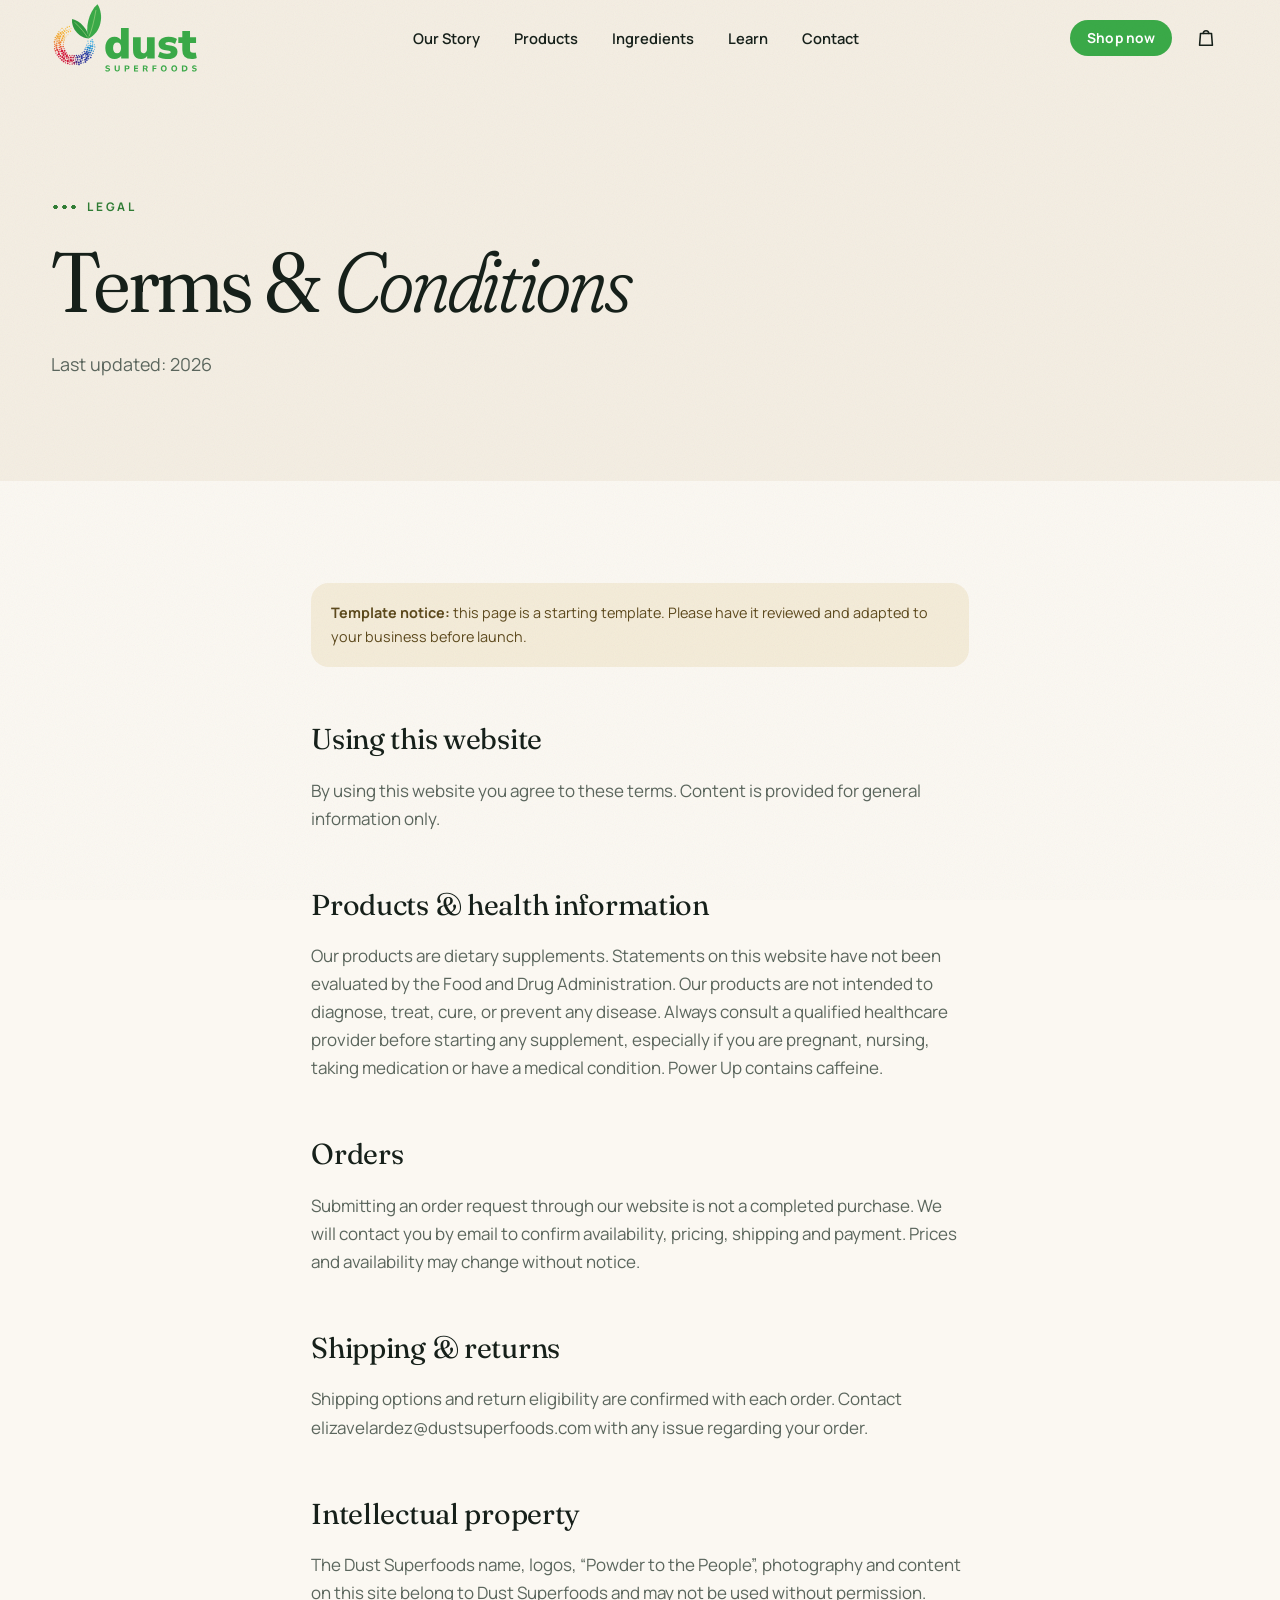
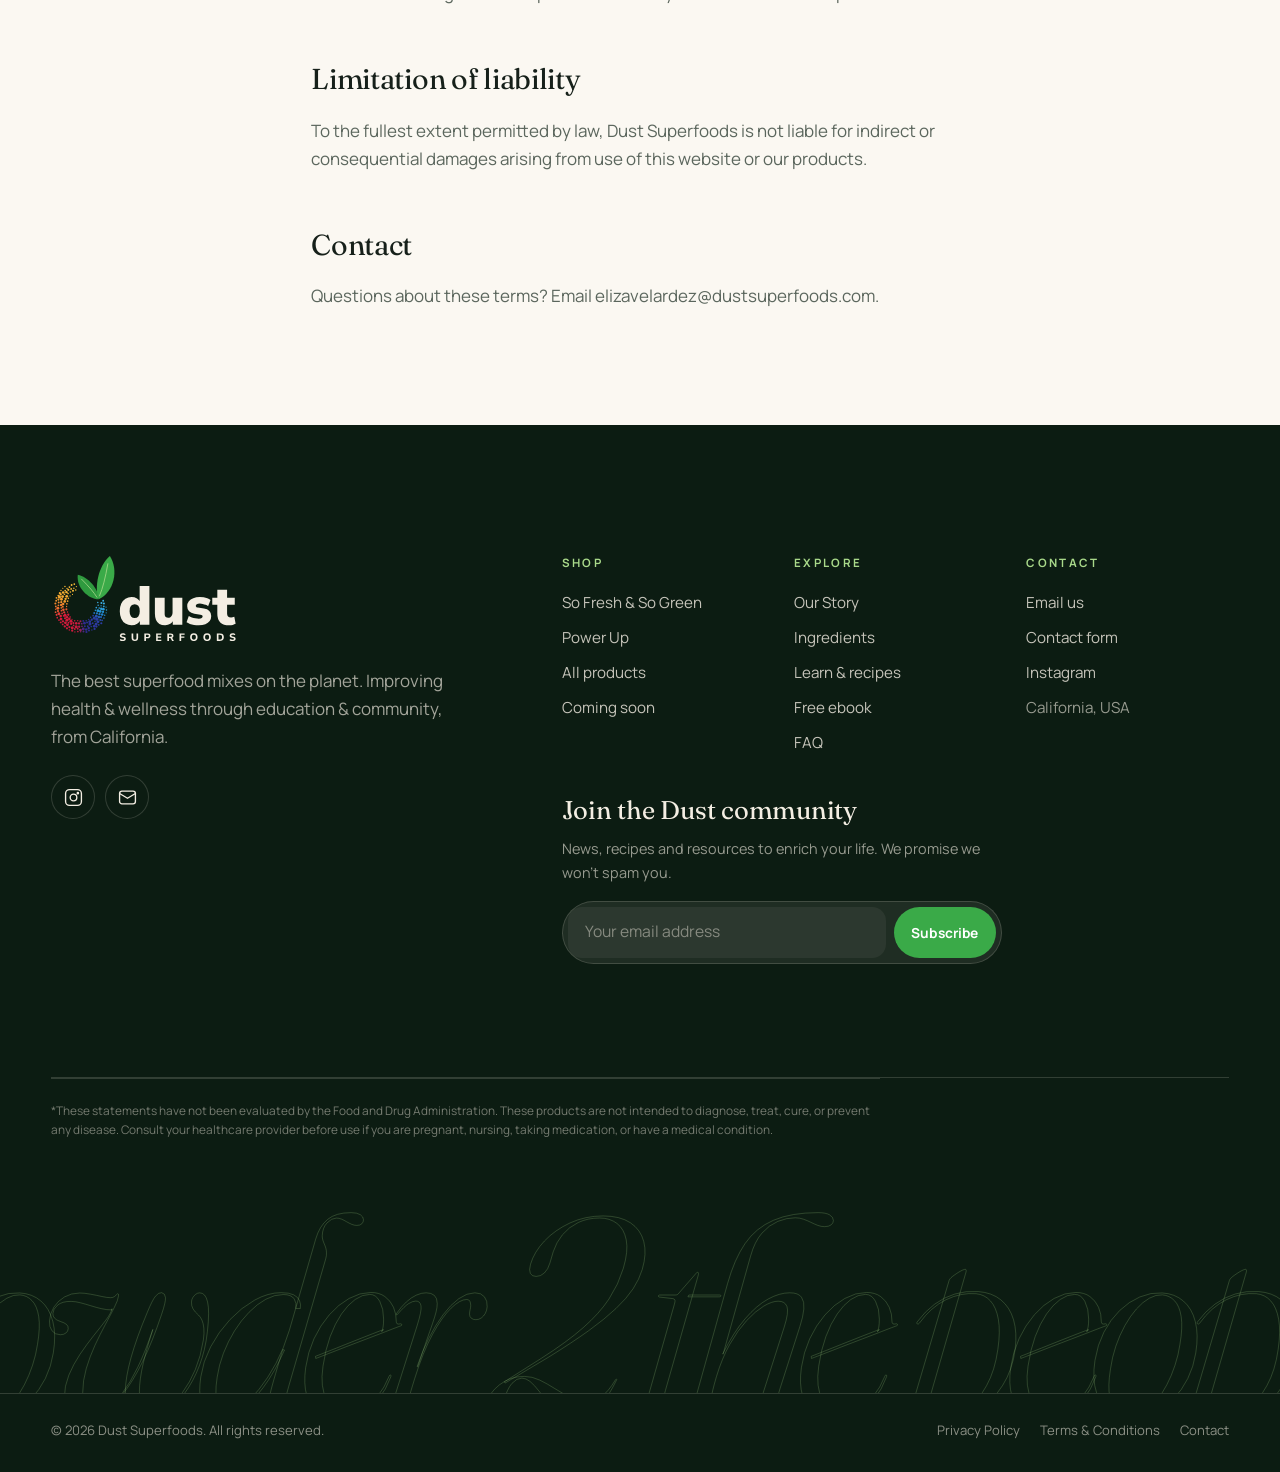
<file: terms.html>
<!doctype html>
<html lang="en" class="no-js">
<head>
<meta charset="utf-8">
<meta name="viewport" content="width=device-width, initial-scale=1, viewport-fit=cover">
<title>Terms & Conditions | Dust Superfoods</title>
<meta name="description" content="Terms and conditions for using the Dust Superfoods website and ordering our products.">
<link rel="canonical" href="https://www.dustsuperfoods.com/terms.html">
<meta name="theme-color" content="#11281a">
<meta property="og:type" content="website">
<meta property="og:site_name" content="Dust Superfoods">
<meta property="og:title" content="Terms & Conditions | Dust Superfoods">
<meta property="og:description" content="Terms and conditions for using the Dust Superfoods website and ordering our products.">
<meta property="og:url" content="https://www.dustsuperfoods.com/terms.html">
<meta property="og:image" content="https://www.dustsuperfoods.com/assets/img/og-image.jpg">
<meta name="twitter:card" content="summary_large_image">
<link rel="icon" href="assets/favicon.svg" type="image/svg+xml">
<link rel="apple-touch-icon" href="assets/apple-touch-icon.png">
<link rel="preload" href="assets/fonts/fraunces-latin-full-normal.woff2" as="font" type="font/woff2" crossorigin>
<link rel="preload" href="assets/fonts/manrope-latin-wght-normal.woff2" as="font" type="font/woff2" crossorigin>

<link rel="stylesheet" href="css/style.css">

</head>
<body class="">

<div class="veil" aria-hidden="true"></div>

<a class="skip-link" href="#main">Skip to content</a>
<header class="site-header">
  <div class="container header-inner">
    <a href="index.html" class="logo" aria-label="Dust Superfoods home"><svg xmlns="http://www.w3.org/2000/svg" viewBox="0 0 710 345" role="img" aria-label="Dust Superfoods"><title>Dust Superfoods</title><circle cx="80.4" cy="154.8" r="2.07" fill="#f7b737"/><circle cx="71.2" cy="160.6" r="2.25" fill="#f6b134"/><circle cx="64.9" cy="169.4" r="3.02" fill="#f5ac32"/><circle cx="62.1" cy="179.8" r="3.32" fill="#f4a62f"/><circle cx="59.3" cy="189.8" r="3.16" fill="#f18e2f"/><circle cx="58.2" cy="200.0" r="2.44" fill="#ee762e"/><circle cx="57.4" cy="210.6" r="3.99" fill="#e75632"/><circle cx="61.8" cy="220.3" r="2.72" fill="#dc2e38"/><circle cx="64.5" cy="230.8" r="4.24" fill="#d61a3c"/><circle cx="71.4" cy="239.2" r="3.08" fill="#d41a3d"/><circle cx="78.5" cy="247.8" r="2.35" fill="#d21a3d"/><circle cx="88.5" cy="252.8" r="2.86" fill="#cf1a3d"/><circle cx="99.8" cy="252.8" r="2.50" fill="#cd1a3e"/><circle cx="110.1" cy="255.0" r="3.96" fill="#981f59"/><circle cx="120.5" cy="253.7" r="3.47" fill="#2f2a90"/><circle cx="131.4" cy="253.3" r="3.03" fill="#2e2f95"/><circle cx="141.0" cy="248.2" r="2.38" fill="#2d349a"/><circle cx="148.0" cy="240.0" r="2.68" fill="#2c3aa0"/><circle cx="157.4" cy="234.2" r="3.15" fill="#2b3fa5"/><circle cx="161.5" cy="224.1" r="3.48" fill="#246dbf"/><circle cx="165.9" cy="214.4" r="2.88" fill="#2292d5"/><circle cx="169.3" cy="204.0" r="3.16" fill="#2e9fdc"/><circle cx="92.4" cy="138.3" r="2.85" fill="#f9c03b"/><circle cx="82.2" cy="141.0" r="3.87" fill="#f8bb39"/><circle cx="72.6" cy="145.6" r="3.11" fill="#f7b637"/><circle cx="63.6" cy="151.7" r="3.08" fill="#f6b234"/><circle cx="58.8" cy="161.7" r="5.12" fill="#f5ad32"/><circle cx="54.5" cy="171.2" r="4.37" fill="#f4a830"/><circle cx="51.2" cy="180.9" r="4.87" fill="#f39c2f"/><circle cx="45.4" cy="190.3" r="4.60" fill="#f0882e"/><circle cx="44.1" cy="201.1" r="3.88" fill="#ed742e"/><circle cx="46.1" cy="211.7" r="4.66" fill="#e85931"/><circle cx="49.3" cy="221.9" r="4.28" fill="#df3837"/><circle cx="52.5" cy="232.2" r="5.65" fill="#d71a3c"/><circle cx="59.8" cy="240.2" r="4.86" fill="#d51a3c"/><circle cx="68.3" cy="246.5" r="4.96" fill="#d31a3d"/><circle cx="74.6" cy="255.3" r="5.78" fill="#d11a3d"/><circle cx="83.5" cy="261.3" r="3.80" fill="#cf1a3d"/><circle cx="94.2" cy="263.0" r="4.87" fill="#ce1a3e"/><circle cx="104.7" cy="263.2" r="4.29" fill="#c31b43"/><circle cx="114.9" cy="264.3" r="3.33" fill="#6c2470"/><circle cx="125.0" cy="262.5" r="5.15" fill="#2f2b91"/><circle cx="134.9" cy="259.9" r="3.69" fill="#2e3096"/><circle cx="144.8" cy="256.6" r="5.44" fill="#2d349a"/><circle cx="152.4" cy="249.5" r="4.26" fill="#2c389e"/><circle cx="161.6" cy="244.0" r="5.47" fill="#2b3da3"/><circle cx="169.1" cy="236.2" r="5.42" fill="#2852b0"/><circle cx="171.6" cy="225.6" r="4.16" fill="#2278c6"/><circle cx="175.3" cy="215.9" r="5.41" fill="#2393d5"/><circle cx="180.0" cy="205.9" r="2.95" fill="#2d9edb"/><circle cx="176.2" cy="195.2" r="2.69" fill="#36a8e1"/><circle cx="174.9" cy="185.0" r="2.69" fill="#40b3e7"/><circle cx="94.8" cy="125.5" r="2.31" fill="#f9c23c"/><circle cx="85.5" cy="131.4" r="2.69" fill="#f8be3a"/><circle cx="75.3" cy="134.2" r="3.39" fill="#f8ba38"/><circle cx="64.6" cy="137.7" r="4.11" fill="#f7b636"/><circle cx="57.9" cy="146.5" r="4.39" fill="#f6b234"/><circle cx="50.2" cy="154.2" r="3.15" fill="#f5ad32"/><circle cx="43.4" cy="162.8" r="5.18" fill="#f5a931"/><circle cx="39.0" cy="172.9" r="5.23" fill="#f4a22f"/><circle cx="38.3" cy="183.9" r="4.12" fill="#f1912f"/><circle cx="38.2" cy="194.6" r="4.78" fill="#ef7f2e"/><circle cx="38.4" cy="205.0" r="3.19" fill="#ec6e2e"/><circle cx="39.1" cy="215.5" r="3.45" fill="#e65232"/><circle cx="41.4" cy="225.8" r="3.15" fill="#de3537"/><circle cx="47.2" cy="234.7" r="3.42" fill="#d71a3c"/><circle cx="52.3" cy="243.7" r="4.02" fill="#d51a3c"/><circle cx="59.3" cy="251.4" r="5.45" fill="#d41a3d"/><circle cx="65.3" cy="260.7" r="3.42" fill="#d21a3d"/><circle cx="75.2" cy="265.1" r="3.97" fill="#d01a3d"/><circle cx="84.5" cy="270.1" r="3.34" fill="#cf1a3d"/><circle cx="94.1" cy="275.7" r="5.78" fill="#cd1a3e"/><circle cx="105.1" cy="275.5" r="4.35" fill="#b61c49"/><circle cx="115.7" cy="273.8" r="3.29" fill="#692471"/><circle cx="126.3" cy="273.8" r="3.74" fill="#2f2b91"/><circle cx="137.3" cy="273.4" r="3.45" fill="#2e2f95"/><circle cx="145.6" cy="265.5" r="5.66" fill="#2d3399"/><circle cx="155.9" cy="262.2" r="3.41" fill="#2d379d"/><circle cx="164.3" cy="255.5" r="3.08" fill="#2c3aa0"/><circle cx="171.5" cy="247.5" r="5.74" fill="#2b3ea4"/><circle cx="179.0" cy="239.5" r="4.95" fill="#275ab4"/><circle cx="181.1" cy="228.6" r="4.03" fill="#227cc8"/><circle cx="184.0" cy="218.4" r="5.12" fill="#2393d5"/><circle cx="187.7" cy="208.3" r="4.56" fill="#2b9cda"/><circle cx="187.1" cy="197.6" r="2.79" fill="#34a5e0"/><circle cx="188.4" cy="186.6" r="3.80" fill="#3cafe5"/><circle cx="87.0" cy="115.9" r="3.25" fill="#f9c03b"/><circle cx="77.0" cy="119.7" r="3.42" fill="#f8bd3a"/><circle cx="68.9" cy="127.2" r="3.36" fill="#f7b938"/><circle cx="59.9" cy="132.5" r="2.58" fill="#f7b536"/><circle cx="53.1" cy="140.6" r="3.48" fill="#f6b234"/><circle cx="45.4" cy="147.5" r="4.94" fill="#f5ae33"/><circle cx="36.5" cy="154.3" r="4.25" fill="#f5ab31"/><circle cx="31.5" cy="164.0" r="5.77" fill="#f4a730"/><circle cx="27.6" cy="174.1" r="4.02" fill="#f39b2f"/><circle cx="28.7" cy="185.3" r="3.64" fill="#f18c2f"/><circle cx="27.6" cy="195.6" r="3.57" fill="#ee7c2e"/><circle cx="25.6" cy="206.2" r="5.52" fill="#ec6d2e"/><circle cx="26.0" cy="216.9" r="4.34" fill="#e75532"/><circle cx="29.6" cy="227.1" r="5.24" fill="#e03c36"/><circle cx="36.1" cy="235.8" r="4.85" fill="#d9223b"/><circle cx="37.6" cy="247.0" r="5.19" fill="#d61a3c"/><circle cx="44.5" cy="255.3" r="4.34" fill="#d51a3c"/><circle cx="53.8" cy="261.1" r="5.21" fill="#d31a3d"/><circle cx="61.3" cy="268.4" r="5.24" fill="#d21a3d"/><circle cx="68.5" cy="276.9" r="4.11" fill="#d01a3d"/><circle cx="79.3" cy="279.0" r="5.65" fill="#cf1a3d"/><circle cx="88.9" cy="284.0" r="3.48" fill="#ce1a3e"/><circle cx="99.8" cy="283.2" r="3.42" fill="#cc1a3e"/><circle cx="110.0" cy="288.0" r="5.26" fill="#91205d"/><circle cx="120.4" cy="283.8" r="5.31" fill="#4e2780"/><circle cx="131.6" cy="286.2" r="4.84" fill="#2f2c92"/><circle cx="141.0" cy="280.2" r="4.54" fill="#2e2f95"/><circle cx="150.1" cy="275.0" r="3.04" fill="#2d3399"/><circle cx="161.4" cy="273.3" r="4.82" fill="#2d369c"/><circle cx="168.5" cy="265.0" r="5.61" fill="#2c399f"/><circle cx="175.7" cy="257.3" r="5.44" fill="#2b3da3"/><circle cx="183.9" cy="250.1" r="3.59" fill="#2a48aa"/><circle cx="187.0" cy="239.6" r="3.82" fill="#2565bb"/><circle cx="191.2" cy="230.1" r="4.64" fill="#2182cc"/><circle cx="194.4" cy="220.1" r="4.10" fill="#2394d6"/><circle cx="195.6" cy="209.8" r="4.92" fill="#2b9cda"/><circle cx="197.3" cy="199.4" r="3.39" fill="#32a4df"/><circle cx="197.7" cy="188.8" r="3.84" fill="#3aace3"/><circle cx="194.9" cy="178.6" r="3.44" fill="#41b4e8"/><circle cx="52.1" cy="124.9" r="2.86" fill="#f7b536"/><circle cx="44.1" cy="132.0" r="2.11" fill="#f6b234"/><circle cx="37.2" cy="140.3" r="2.63" fill="#f6ae33"/><circle cx="32.9" cy="150.1" r="3.93" fill="#f5ab31"/><circle cx="27.1" cy="158.9" r="3.24" fill="#f4a830"/><circle cx="20.4" cy="167.7" r="3.42" fill="#f3a02f"/><circle cx="19.3" cy="178.5" r="3.34" fill="#f1922f"/><circle cx="16.4" cy="188.8" r="3.90" fill="#f0852e"/><circle cx="18.0" cy="199.6" r="3.43" fill="#ee772e"/><circle cx="17.8" cy="210.1" r="2.83" fill="#eb682e"/><circle cx="17.0" cy="221.1" r="3.32" fill="#e55032"/><circle cx="20.9" cy="231.2" r="3.85" fill="#df3937"/><circle cx="23.4" cy="241.9" r="3.18" fill="#d9223b"/><circle cx="29.9" cy="250.8" r="3.31" fill="#d61a3c"/><circle cx="36.4" cy="259.3" r="3.70" fill="#d51a3c"/><circle cx="43.7" cy="267.1" r="3.37" fill="#d41a3d"/><circle cx="51.5" cy="274.4" r="4.23" fill="#d21a3d"/><circle cx="59.6" cy="281.6" r="4.09" fill="#d11a3d"/><circle cx="68.5" cy="288.0" r="2.80" fill="#d01a3d"/><circle cx="79.2" cy="290.5" r="4.23" fill="#ce1a3e"/><circle cx="89.2" cy="295.0" r="2.54" fill="#cd1a3e"/><circle cx="100.3" cy="293.4" r="3.18" fill="#c81a40"/><circle cx="110.8" cy="293.9" r="2.76" fill="#8b2160"/><circle cx="121.3" cy="293.4" r="3.66" fill="#4f277f"/><circle cx="132.4" cy="295.3" r="4.13" fill="#2f2b91"/><circle cx="141.9" cy="289.4" r="3.75" fill="#2e2f95"/><circle cx="152.7" cy="287.8" r="2.55" fill="#2e3298"/><circle cx="162.8" cy="283.7" r="4.28" fill="#2d359b"/><circle cx="169.8" cy="274.9" r="4.25" fill="#2c389e"/><circle cx="178.4" cy="268.6" r="3.27" fill="#2c3ba1"/><circle cx="187.9" cy="262.7" r="4.00" fill="#2b3ea4"/><circle cx="190.9" cy="251.6" r="3.16" fill="#294fae"/><circle cx="197.8" cy="243.3" r="2.96" fill="#256abd"/><circle cx="200.6" cy="232.9" r="2.92" fill="#2184cd"/><circle cx="206.2" cy="223.5" r="2.26" fill="#2393d5"/><circle cx="207.4" cy="212.7" r="2.85" fill="#2a9bda"/><circle cx="205.6" cy="201.9" r="2.39" fill="#31a2de"/><path d="M178.0 173.0C178.7 132.8 137.7 88.6 100.0 81.0C94.2 130.2 138.8 171.5 178.0 173.0Z" fill="#2F9A3F"/><path d="M178.0 173.0C237.1 145.1 253.2 62.8 220.0 11.0C175.8 48.0 161.3 130.6 178.0 173.0Z" fill="#3AAA48"/><path d="M171.8 165.6Q154.4 137.7 114.0 97.6" stroke="#A9D98A" stroke-width="3.5" fill="none" stroke-linecap="round" opacity=".85"/><path d="M181.4 160.0Q199.2 118.0 212.4 40.2" stroke="#A9D98A" stroke-width="3.5" fill="none" stroke-linecap="round" opacity=".85"/><g fill="var(--logo-word,#3AAA48)"><g transform="translate(251.1 267.7)"><path transform="translate(0.00 0) scale(0.20500 -0.20500)" d="M244 -11Q181 -11 132.5 20.0Q84 51 56.5 109.0Q29 167 29 246Q29 327 56.5 384.0Q84 441 132.5 472.0Q181 503 244 503Q299 503 343 477Q374 458 391 432V705H569V0H395V67Q379 37 346 17Q301 -11 244 -11ZM301 120Q341 120 367.0 150.0Q393 180 393 246Q393 313 367.0 342.5Q341 372 301 372Q260 372 234.0 342.5Q208 313 208 246Q208 180 234.0 150.0Q260 120 301 120Z"/><path transform="translate(127.10 0) scale(0.20500 -0.20500)" d="M236 -11Q172 -11 131.0 12.5Q90 36 69.5 83.0Q49 130 49 202V492H227V197Q227 173 233.5 157.0Q240 141 254.0 133.0Q268 125 289 125Q313 125 331.5 136.5Q350 148 360.5 169.5Q371 191 371 220V492H549V0H375V61Q356 33 330 15Q290 -11 236 -11Z"/><path transform="translate(250.31 0) scale(0.20500 -0.20500)" d="M248 -11Q203 -11 161.5 -5.0Q120 1 86.0 13.0Q52 25 25 42L66 157Q91 143 121.5 132.0Q152 121 185.0 115.0Q218 109 249 109Q286 109 302.0 119.5Q318 130 318 147Q318 162 307.5 170.0Q297 178 278 181L167 199Q105 210 71.0 244.5Q37 279 37 335Q37 387 66.5 424.5Q96 462 147.5 482.5Q199 503 266 503Q302 503 337.0 497.5Q372 492 404.0 480.5Q436 469 462 450L418 337Q399 351 373.0 361.0Q347 371 319.5 377.5Q292 384 269 384Q228 384 211.0 373.0Q194 362 194 345Q194 332 203.0 323.5Q212 315 231 312L342 293Q406 283 440.5 249.5Q475 216 475 159Q475 105 447.0 67.0Q419 29 368.0 9.0Q317 -11 248 -11Z"/><path transform="translate(351.99 0) scale(0.20500 -0.20500)" d="M310 -11Q198 -11 144.0 41.0Q90 93 90 198V361H-2V492H90V635H268V492H408V361H268V204Q268 167 285.5 149.5Q303 132 341 132Q353 132 367.5 135.0Q382 138 400 142L424 14Q401 2 370.5 -4.5Q340 -11 310 -11Z"/></g><g transform="translate(255.2 328.6)"><path transform="translate(0.00 0) scale(0.04000 -0.04000)" d="M323 -11Q268 -11 216.5 -1.5Q165 8 121.0 25.5Q77 43 44 67L89 189Q121 167 158.0 151.0Q195 135 237.0 126.5Q279 118 323 118Q396 118 427.0 140.5Q458 163 458 197Q458 216 448.5 230.0Q439 244 417.5 254.5Q396 265 359 272L246 296Q150 316 103.5 364.5Q57 413 57 492Q57 560 93.5 610.0Q130 660 194.5 688.0Q259 716 343 716Q392 716 437.0 706.5Q482 697 520.0 679.0Q558 661 586 636L541 522Q501 554 451.0 570.5Q401 587 342 587Q300 587 270.5 576.0Q241 565 225.5 545.0Q210 525 210 499Q210 470 231.0 452.0Q252 434 304 423L417 399Q515 378 563.0 331.5Q611 285 611 209Q611 143 575.5 93.5Q540 44 475.5 16.5Q411 -11 323 -11Z"/><path transform="translate(43.29 0) scale(0.04000 -0.04000)" d="M373 -11Q223 -11 144.5 66.0Q66 143 66 295V705H221V294Q221 208 260.0 164.5Q299 121 373 121Q447 121 485.5 164.5Q524 208 524 294V705H677V295Q677 143 600.0 66.0Q523 -11 373 -11Z"/><path transform="translate(90.67 0) scale(0.04000 -0.04000)" d="M71 0V705H393Q472 705 527.0 678.0Q582 651 610.5 601.0Q639 551 639 480Q639 409 610.5 358.5Q582 308 527.0 281.0Q472 254 393 254H226V0ZM226 374H367Q427 374 458.5 401.0Q490 428 490 480Q490 532 458.5 558.0Q427 584 367 584H226Z"/><path transform="translate(134.88 0) scale(0.04000 -0.04000)" d="M71 0V705H554V584H219V419H532V297H219V121H554V0Z"/><path transform="translate(176.73 0) scale(0.04000 -0.04000)" d="M71 0V705H393Q511 705 575.0 648.0Q639 591 639 489Q639 423 610.0 375.0Q581 327 527 301Q507 292 485 286Q501 281 516 272Q547 251 570 209L684 0H513L391 225Q381 243 368.0 253.5Q355 264 338.5 268.5Q322 273 302 273H226V0ZM226 385H365Q427 385 458.5 410.0Q490 435 490 485Q490 534 458.5 559.0Q427 584 365 584H226Z"/><path transform="translate(222.23 0) scale(0.04000 -0.04000)" d="M71 0V705H547V584H226V412H525V291H226V0Z"/><path transform="translate(262.68 0) scale(0.04000 -0.04000)" d="M398 -11Q320 -11 255.5 15.0Q191 41 145.0 89.0Q99 137 74.5 204.0Q50 271 50 353Q50 436 74.5 502.5Q99 569 145.0 616.5Q191 664 255.5 690.0Q320 716 398 716Q477 716 541.0 690.0Q605 664 651.0 617.0Q697 570 722.0 503.0Q747 436 747 354Q747 271 722.0 204.0Q697 137 651.0 89.0Q605 41 541.0 15.0Q477 -11 398 -11ZM398 121Q458 121 499.0 148.5Q540 176 562.5 228.5Q585 281 585 353Q585 426 563.0 478.0Q541 530 499.0 557.0Q457 584 398 584Q340 584 298.0 557.0Q256 530 234.0 478.0Q212 426 212 353Q212 281 234.0 228.5Q256 176 298.0 148.5Q340 121 398 121Z"/><path transform="translate(312.17 0) scale(0.04000 -0.04000)" d="M398 -11Q320 -11 255.5 15.0Q191 41 145.0 89.0Q99 137 74.5 204.0Q50 271 50 353Q50 436 74.5 502.5Q99 569 145.0 616.5Q191 664 255.5 690.0Q320 716 398 716Q477 716 541.0 690.0Q605 664 651.0 617.0Q697 570 722.0 503.0Q747 436 747 354Q747 271 722.0 204.0Q697 137 651.0 89.0Q605 41 541.0 15.0Q477 -11 398 -11ZM398 121Q458 121 499.0 148.5Q540 176 562.5 228.5Q585 281 585 353Q585 426 563.0 478.0Q541 530 499.0 557.0Q457 584 398 584Q340 584 298.0 557.0Q256 530 234.0 478.0Q212 426 212 353Q212 281 234.0 228.5Q256 176 298.0 148.5Q340 121 398 121Z"/><path transform="translate(361.67 0) scale(0.04000 -0.04000)" d="M71 0V705H347Q467 705 551.5 663.5Q636 622 680.5 543.5Q725 465 725 353Q725 241 680.5 162.0Q636 83 551.5 41.5Q467 0 347 0ZM226 127H338Q451 127 507.0 183.0Q563 239 563 353Q563 467 506.5 522.5Q450 578 338 578H226Z"/><path transform="translate(410.28 0) scale(0.04000 -0.04000)" d="M323 -11Q268 -11 216.5 -1.5Q165 8 121.0 25.5Q77 43 44 67L89 189Q121 167 158.0 151.0Q195 135 237.0 126.5Q279 118 323 118Q396 118 427.0 140.5Q458 163 458 197Q458 216 448.5 230.0Q439 244 417.5 254.5Q396 265 359 272L246 296Q150 316 103.5 364.5Q57 413 57 492Q57 560 93.5 610.0Q130 660 194.5 688.0Q259 716 343 716Q392 716 437.0 706.5Q482 697 520.0 679.0Q558 661 586 636L541 522Q501 554 451.0 570.5Q401 587 342 587Q300 587 270.5 576.0Q241 565 225.5 545.0Q210 525 210 499Q210 470 231.0 452.0Q252 434 304 423L417 399Q515 378 563.0 331.5Q611 285 611 209Q611 143 575.5 93.5Q540 44 475.5 16.5Q411 -11 323 -11Z"/></g></g></svg></a>
    <nav class="nav" aria-label="Main"><a href="about.html">Our Story</a><a href="shop.html">Products</a><a href="ingredients.html">Ingredients</a><a href="learn.html">Learn</a><a href="contact.html">Contact</a></nav>
    <div class="header-actions">
      <a href="shop.html" class="btn btn--leaf btn--sm header-cta" data-magnetic>Shop now</a>
      <button class="icon-btn" type="button" data-open-cart aria-label="Open shopping bag"><svg viewBox="0 0 24 24" fill="none" stroke="currentColor" stroke-width="1.7" stroke-linecap="round" stroke-linejoin="round" aria-hidden="true"><path d="M6 7h12l1 13H5L6 7z"/><path d="M9 7a3 3 0 0 1 6 0"/></svg><span class="cart-count" aria-live="polite">0</span></button>
      <button class="icon-btn menu-toggle" type="button" aria-expanded="false" aria-controls="mobile-menu" aria-label="Open menu"><span class="bars"><span></span><span></span></span></button>
    </div>
  </div>
</header>
<div class="mobile-menu" id="mobile-menu" aria-hidden="true">
  <nav aria-label="Mobile"><a href="index.html"><small>01</small>Home</a><a href="about.html"><small>02</small>Our Story</a><a href="shop.html"><small>03</small>Products</a><a href="ingredients.html"><small>04</small>Ingredients</a><a href="learn.html"><small>05</small>Learn</a><a href="contact.html"><small>06</small>Contact</a></nav>
  <div class="mm-foot"><a href="shop.html" class="btn btn--leaf">Shop the blends <svg class="arrow" viewBox="0 0 24 24" fill="none" stroke="currentColor" stroke-width="2" stroke-linecap="round" stroke-linejoin="round" aria-hidden="true"><path d="M5 12h14M13 6l6 6-6 6"/></svg></a><a href="https://www.instagram.com/dustsuperfoods/" data-ig target="_blank" rel="noopener">@dustsuperfoods</a></div>
</div>
<main id="main">
<section class="page-hero on-cream"><div class="container"><span class="eyebrow">Legal</span><h1 class="h1">Terms &amp; <em>Conditions</em></h1><p class="lead">Last updated: <span data-year>2026</span></p></div></section>
<section class="section section--tight"><div class="container legal"><p class="note"><b>Template notice:</b> this page is a starting template. Please have it reviewed and adapted to your business before launch.</p>
<h2>Using this website</h2><p>By using this website you agree to these terms. Content is provided for general information only.</p>
<h2>Products &amp; health information</h2><p>Our products are dietary supplements. Statements on this website have not been evaluated by the Food and Drug Administration. Our products are not intended to diagnose, treat, cure, or prevent any disease. Always consult a qualified healthcare provider before starting any supplement, especially if you are pregnant, nursing, taking medication or have a medical condition. Power Up contains caffeine.</p>
<h2>Orders</h2><p>Submitting an order request through our website is not a completed purchase. We will contact you by email to confirm availability, pricing, shipping and payment. Prices and availability may change without notice.</p>
<h2>Shipping &amp; returns</h2><p>Shipping options and return eligibility are confirmed with each order. Contact <a href="mailto:elizavelardez@dustsuperfoods.com">elizavelardez@dustsuperfoods.com</a> with any issue regarding your order.</p>
<h2>Intellectual property</h2><p>The Dust Superfoods name, logos, “Powder to the People”, photography and content on this site belong to Dust Superfoods and may not be used without permission.</p>
<h2>Limitation of liability</h2><p>To the fullest extent permitted by law, Dust Superfoods is not liable for indirect or consequential damages arising from use of this website or our products.</p>
<h2>Contact</h2><p>Questions about these terms? Email <a href="mailto:elizavelardez@dustsuperfoods.com">elizavelardez@dustsuperfoods.com</a>.</p></div></section>
</main>

<footer class="site-footer on-dark">
  <div class="container">
    <div class="footer-top">
      <div class="footer-brand">
        <a href="index.html" class="logo" aria-label="Dust Superfoods home"><svg xmlns="http://www.w3.org/2000/svg" viewBox="0 0 710 345" role="img" aria-label="Dust Superfoods"><title>Dust Superfoods</title><circle cx="80.4" cy="154.8" r="2.07" fill="#f7b737"/><circle cx="71.2" cy="160.6" r="2.25" fill="#f6b134"/><circle cx="64.9" cy="169.4" r="3.02" fill="#f5ac32"/><circle cx="62.1" cy="179.8" r="3.32" fill="#f4a62f"/><circle cx="59.3" cy="189.8" r="3.16" fill="#f18e2f"/><circle cx="58.2" cy="200.0" r="2.44" fill="#ee762e"/><circle cx="57.4" cy="210.6" r="3.99" fill="#e75632"/><circle cx="61.8" cy="220.3" r="2.72" fill="#dc2e38"/><circle cx="64.5" cy="230.8" r="4.24" fill="#d61a3c"/><circle cx="71.4" cy="239.2" r="3.08" fill="#d41a3d"/><circle cx="78.5" cy="247.8" r="2.35" fill="#d21a3d"/><circle cx="88.5" cy="252.8" r="2.86" fill="#cf1a3d"/><circle cx="99.8" cy="252.8" r="2.50" fill="#cd1a3e"/><circle cx="110.1" cy="255.0" r="3.96" fill="#981f59"/><circle cx="120.5" cy="253.7" r="3.47" fill="#2f2a90"/><circle cx="131.4" cy="253.3" r="3.03" fill="#2e2f95"/><circle cx="141.0" cy="248.2" r="2.38" fill="#2d349a"/><circle cx="148.0" cy="240.0" r="2.68" fill="#2c3aa0"/><circle cx="157.4" cy="234.2" r="3.15" fill="#2b3fa5"/><circle cx="161.5" cy="224.1" r="3.48" fill="#246dbf"/><circle cx="165.9" cy="214.4" r="2.88" fill="#2292d5"/><circle cx="169.3" cy="204.0" r="3.16" fill="#2e9fdc"/><circle cx="92.4" cy="138.3" r="2.85" fill="#f9c03b"/><circle cx="82.2" cy="141.0" r="3.87" fill="#f8bb39"/><circle cx="72.6" cy="145.6" r="3.11" fill="#f7b637"/><circle cx="63.6" cy="151.7" r="3.08" fill="#f6b234"/><circle cx="58.8" cy="161.7" r="5.12" fill="#f5ad32"/><circle cx="54.5" cy="171.2" r="4.37" fill="#f4a830"/><circle cx="51.2" cy="180.9" r="4.87" fill="#f39c2f"/><circle cx="45.4" cy="190.3" r="4.60" fill="#f0882e"/><circle cx="44.1" cy="201.1" r="3.88" fill="#ed742e"/><circle cx="46.1" cy="211.7" r="4.66" fill="#e85931"/><circle cx="49.3" cy="221.9" r="4.28" fill="#df3837"/><circle cx="52.5" cy="232.2" r="5.65" fill="#d71a3c"/><circle cx="59.8" cy="240.2" r="4.86" fill="#d51a3c"/><circle cx="68.3" cy="246.5" r="4.96" fill="#d31a3d"/><circle cx="74.6" cy="255.3" r="5.78" fill="#d11a3d"/><circle cx="83.5" cy="261.3" r="3.80" fill="#cf1a3d"/><circle cx="94.2" cy="263.0" r="4.87" fill="#ce1a3e"/><circle cx="104.7" cy="263.2" r="4.29" fill="#c31b43"/><circle cx="114.9" cy="264.3" r="3.33" fill="#6c2470"/><circle cx="125.0" cy="262.5" r="5.15" fill="#2f2b91"/><circle cx="134.9" cy="259.9" r="3.69" fill="#2e3096"/><circle cx="144.8" cy="256.6" r="5.44" fill="#2d349a"/><circle cx="152.4" cy="249.5" r="4.26" fill="#2c389e"/><circle cx="161.6" cy="244.0" r="5.47" fill="#2b3da3"/><circle cx="169.1" cy="236.2" r="5.42" fill="#2852b0"/><circle cx="171.6" cy="225.6" r="4.16" fill="#2278c6"/><circle cx="175.3" cy="215.9" r="5.41" fill="#2393d5"/><circle cx="180.0" cy="205.9" r="2.95" fill="#2d9edb"/><circle cx="176.2" cy="195.2" r="2.69" fill="#36a8e1"/><circle cx="174.9" cy="185.0" r="2.69" fill="#40b3e7"/><circle cx="94.8" cy="125.5" r="2.31" fill="#f9c23c"/><circle cx="85.5" cy="131.4" r="2.69" fill="#f8be3a"/><circle cx="75.3" cy="134.2" r="3.39" fill="#f8ba38"/><circle cx="64.6" cy="137.7" r="4.11" fill="#f7b636"/><circle cx="57.9" cy="146.5" r="4.39" fill="#f6b234"/><circle cx="50.2" cy="154.2" r="3.15" fill="#f5ad32"/><circle cx="43.4" cy="162.8" r="5.18" fill="#f5a931"/><circle cx="39.0" cy="172.9" r="5.23" fill="#f4a22f"/><circle cx="38.3" cy="183.9" r="4.12" fill="#f1912f"/><circle cx="38.2" cy="194.6" r="4.78" fill="#ef7f2e"/><circle cx="38.4" cy="205.0" r="3.19" fill="#ec6e2e"/><circle cx="39.1" cy="215.5" r="3.45" fill="#e65232"/><circle cx="41.4" cy="225.8" r="3.15" fill="#de3537"/><circle cx="47.2" cy="234.7" r="3.42" fill="#d71a3c"/><circle cx="52.3" cy="243.7" r="4.02" fill="#d51a3c"/><circle cx="59.3" cy="251.4" r="5.45" fill="#d41a3d"/><circle cx="65.3" cy="260.7" r="3.42" fill="#d21a3d"/><circle cx="75.2" cy="265.1" r="3.97" fill="#d01a3d"/><circle cx="84.5" cy="270.1" r="3.34" fill="#cf1a3d"/><circle cx="94.1" cy="275.7" r="5.78" fill="#cd1a3e"/><circle cx="105.1" cy="275.5" r="4.35" fill="#b61c49"/><circle cx="115.7" cy="273.8" r="3.29" fill="#692471"/><circle cx="126.3" cy="273.8" r="3.74" fill="#2f2b91"/><circle cx="137.3" cy="273.4" r="3.45" fill="#2e2f95"/><circle cx="145.6" cy="265.5" r="5.66" fill="#2d3399"/><circle cx="155.9" cy="262.2" r="3.41" fill="#2d379d"/><circle cx="164.3" cy="255.5" r="3.08" fill="#2c3aa0"/><circle cx="171.5" cy="247.5" r="5.74" fill="#2b3ea4"/><circle cx="179.0" cy="239.5" r="4.95" fill="#275ab4"/><circle cx="181.1" cy="228.6" r="4.03" fill="#227cc8"/><circle cx="184.0" cy="218.4" r="5.12" fill="#2393d5"/><circle cx="187.7" cy="208.3" r="4.56" fill="#2b9cda"/><circle cx="187.1" cy="197.6" r="2.79" fill="#34a5e0"/><circle cx="188.4" cy="186.6" r="3.80" fill="#3cafe5"/><circle cx="87.0" cy="115.9" r="3.25" fill="#f9c03b"/><circle cx="77.0" cy="119.7" r="3.42" fill="#f8bd3a"/><circle cx="68.9" cy="127.2" r="3.36" fill="#f7b938"/><circle cx="59.9" cy="132.5" r="2.58" fill="#f7b536"/><circle cx="53.1" cy="140.6" r="3.48" fill="#f6b234"/><circle cx="45.4" cy="147.5" r="4.94" fill="#f5ae33"/><circle cx="36.5" cy="154.3" r="4.25" fill="#f5ab31"/><circle cx="31.5" cy="164.0" r="5.77" fill="#f4a730"/><circle cx="27.6" cy="174.1" r="4.02" fill="#f39b2f"/><circle cx="28.7" cy="185.3" r="3.64" fill="#f18c2f"/><circle cx="27.6" cy="195.6" r="3.57" fill="#ee7c2e"/><circle cx="25.6" cy="206.2" r="5.52" fill="#ec6d2e"/><circle cx="26.0" cy="216.9" r="4.34" fill="#e75532"/><circle cx="29.6" cy="227.1" r="5.24" fill="#e03c36"/><circle cx="36.1" cy="235.8" r="4.85" fill="#d9223b"/><circle cx="37.6" cy="247.0" r="5.19" fill="#d61a3c"/><circle cx="44.5" cy="255.3" r="4.34" fill="#d51a3c"/><circle cx="53.8" cy="261.1" r="5.21" fill="#d31a3d"/><circle cx="61.3" cy="268.4" r="5.24" fill="#d21a3d"/><circle cx="68.5" cy="276.9" r="4.11" fill="#d01a3d"/><circle cx="79.3" cy="279.0" r="5.65" fill="#cf1a3d"/><circle cx="88.9" cy="284.0" r="3.48" fill="#ce1a3e"/><circle cx="99.8" cy="283.2" r="3.42" fill="#cc1a3e"/><circle cx="110.0" cy="288.0" r="5.26" fill="#91205d"/><circle cx="120.4" cy="283.8" r="5.31" fill="#4e2780"/><circle cx="131.6" cy="286.2" r="4.84" fill="#2f2c92"/><circle cx="141.0" cy="280.2" r="4.54" fill="#2e2f95"/><circle cx="150.1" cy="275.0" r="3.04" fill="#2d3399"/><circle cx="161.4" cy="273.3" r="4.82" fill="#2d369c"/><circle cx="168.5" cy="265.0" r="5.61" fill="#2c399f"/><circle cx="175.7" cy="257.3" r="5.44" fill="#2b3da3"/><circle cx="183.9" cy="250.1" r="3.59" fill="#2a48aa"/><circle cx="187.0" cy="239.6" r="3.82" fill="#2565bb"/><circle cx="191.2" cy="230.1" r="4.64" fill="#2182cc"/><circle cx="194.4" cy="220.1" r="4.10" fill="#2394d6"/><circle cx="195.6" cy="209.8" r="4.92" fill="#2b9cda"/><circle cx="197.3" cy="199.4" r="3.39" fill="#32a4df"/><circle cx="197.7" cy="188.8" r="3.84" fill="#3aace3"/><circle cx="194.9" cy="178.6" r="3.44" fill="#41b4e8"/><circle cx="52.1" cy="124.9" r="2.86" fill="#f7b536"/><circle cx="44.1" cy="132.0" r="2.11" fill="#f6b234"/><circle cx="37.2" cy="140.3" r="2.63" fill="#f6ae33"/><circle cx="32.9" cy="150.1" r="3.93" fill="#f5ab31"/><circle cx="27.1" cy="158.9" r="3.24" fill="#f4a830"/><circle cx="20.4" cy="167.7" r="3.42" fill="#f3a02f"/><circle cx="19.3" cy="178.5" r="3.34" fill="#f1922f"/><circle cx="16.4" cy="188.8" r="3.90" fill="#f0852e"/><circle cx="18.0" cy="199.6" r="3.43" fill="#ee772e"/><circle cx="17.8" cy="210.1" r="2.83" fill="#eb682e"/><circle cx="17.0" cy="221.1" r="3.32" fill="#e55032"/><circle cx="20.9" cy="231.2" r="3.85" fill="#df3937"/><circle cx="23.4" cy="241.9" r="3.18" fill="#d9223b"/><circle cx="29.9" cy="250.8" r="3.31" fill="#d61a3c"/><circle cx="36.4" cy="259.3" r="3.70" fill="#d51a3c"/><circle cx="43.7" cy="267.1" r="3.37" fill="#d41a3d"/><circle cx="51.5" cy="274.4" r="4.23" fill="#d21a3d"/><circle cx="59.6" cy="281.6" r="4.09" fill="#d11a3d"/><circle cx="68.5" cy="288.0" r="2.80" fill="#d01a3d"/><circle cx="79.2" cy="290.5" r="4.23" fill="#ce1a3e"/><circle cx="89.2" cy="295.0" r="2.54" fill="#cd1a3e"/><circle cx="100.3" cy="293.4" r="3.18" fill="#c81a40"/><circle cx="110.8" cy="293.9" r="2.76" fill="#8b2160"/><circle cx="121.3" cy="293.4" r="3.66" fill="#4f277f"/><circle cx="132.4" cy="295.3" r="4.13" fill="#2f2b91"/><circle cx="141.9" cy="289.4" r="3.75" fill="#2e2f95"/><circle cx="152.7" cy="287.8" r="2.55" fill="#2e3298"/><circle cx="162.8" cy="283.7" r="4.28" fill="#2d359b"/><circle cx="169.8" cy="274.9" r="4.25" fill="#2c389e"/><circle cx="178.4" cy="268.6" r="3.27" fill="#2c3ba1"/><circle cx="187.9" cy="262.7" r="4.00" fill="#2b3ea4"/><circle cx="190.9" cy="251.6" r="3.16" fill="#294fae"/><circle cx="197.8" cy="243.3" r="2.96" fill="#256abd"/><circle cx="200.6" cy="232.9" r="2.92" fill="#2184cd"/><circle cx="206.2" cy="223.5" r="2.26" fill="#2393d5"/><circle cx="207.4" cy="212.7" r="2.85" fill="#2a9bda"/><circle cx="205.6" cy="201.9" r="2.39" fill="#31a2de"/><path d="M178.0 173.0C178.7 132.8 137.7 88.6 100.0 81.0C94.2 130.2 138.8 171.5 178.0 173.0Z" fill="#2F9A3F"/><path d="M178.0 173.0C237.1 145.1 253.2 62.8 220.0 11.0C175.8 48.0 161.3 130.6 178.0 173.0Z" fill="#3AAA48"/><path d="M171.8 165.6Q154.4 137.7 114.0 97.6" stroke="#A9D98A" stroke-width="3.5" fill="none" stroke-linecap="round" opacity=".85"/><path d="M181.4 160.0Q199.2 118.0 212.4 40.2" stroke="#A9D98A" stroke-width="3.5" fill="none" stroke-linecap="round" opacity=".85"/><g fill="var(--logo-word,#3AAA48)"><g transform="translate(251.1 267.7)"><path transform="translate(0.00 0) scale(0.20500 -0.20500)" d="M244 -11Q181 -11 132.5 20.0Q84 51 56.5 109.0Q29 167 29 246Q29 327 56.5 384.0Q84 441 132.5 472.0Q181 503 244 503Q299 503 343 477Q374 458 391 432V705H569V0H395V67Q379 37 346 17Q301 -11 244 -11ZM301 120Q341 120 367.0 150.0Q393 180 393 246Q393 313 367.0 342.5Q341 372 301 372Q260 372 234.0 342.5Q208 313 208 246Q208 180 234.0 150.0Q260 120 301 120Z"/><path transform="translate(127.10 0) scale(0.20500 -0.20500)" d="M236 -11Q172 -11 131.0 12.5Q90 36 69.5 83.0Q49 130 49 202V492H227V197Q227 173 233.5 157.0Q240 141 254.0 133.0Q268 125 289 125Q313 125 331.5 136.5Q350 148 360.5 169.5Q371 191 371 220V492H549V0H375V61Q356 33 330 15Q290 -11 236 -11Z"/><path transform="translate(250.31 0) scale(0.20500 -0.20500)" d="M248 -11Q203 -11 161.5 -5.0Q120 1 86.0 13.0Q52 25 25 42L66 157Q91 143 121.5 132.0Q152 121 185.0 115.0Q218 109 249 109Q286 109 302.0 119.5Q318 130 318 147Q318 162 307.5 170.0Q297 178 278 181L167 199Q105 210 71.0 244.5Q37 279 37 335Q37 387 66.5 424.5Q96 462 147.5 482.5Q199 503 266 503Q302 503 337.0 497.5Q372 492 404.0 480.5Q436 469 462 450L418 337Q399 351 373.0 361.0Q347 371 319.5 377.5Q292 384 269 384Q228 384 211.0 373.0Q194 362 194 345Q194 332 203.0 323.5Q212 315 231 312L342 293Q406 283 440.5 249.5Q475 216 475 159Q475 105 447.0 67.0Q419 29 368.0 9.0Q317 -11 248 -11Z"/><path transform="translate(351.99 0) scale(0.20500 -0.20500)" d="M310 -11Q198 -11 144.0 41.0Q90 93 90 198V361H-2V492H90V635H268V492H408V361H268V204Q268 167 285.5 149.5Q303 132 341 132Q353 132 367.5 135.0Q382 138 400 142L424 14Q401 2 370.5 -4.5Q340 -11 310 -11Z"/></g><g transform="translate(255.2 328.6)"><path transform="translate(0.00 0) scale(0.04000 -0.04000)" d="M323 -11Q268 -11 216.5 -1.5Q165 8 121.0 25.5Q77 43 44 67L89 189Q121 167 158.0 151.0Q195 135 237.0 126.5Q279 118 323 118Q396 118 427.0 140.5Q458 163 458 197Q458 216 448.5 230.0Q439 244 417.5 254.5Q396 265 359 272L246 296Q150 316 103.5 364.5Q57 413 57 492Q57 560 93.5 610.0Q130 660 194.5 688.0Q259 716 343 716Q392 716 437.0 706.5Q482 697 520.0 679.0Q558 661 586 636L541 522Q501 554 451.0 570.5Q401 587 342 587Q300 587 270.5 576.0Q241 565 225.5 545.0Q210 525 210 499Q210 470 231.0 452.0Q252 434 304 423L417 399Q515 378 563.0 331.5Q611 285 611 209Q611 143 575.5 93.5Q540 44 475.5 16.5Q411 -11 323 -11Z"/><path transform="translate(43.29 0) scale(0.04000 -0.04000)" d="M373 -11Q223 -11 144.5 66.0Q66 143 66 295V705H221V294Q221 208 260.0 164.5Q299 121 373 121Q447 121 485.5 164.5Q524 208 524 294V705H677V295Q677 143 600.0 66.0Q523 -11 373 -11Z"/><path transform="translate(90.67 0) scale(0.04000 -0.04000)" d="M71 0V705H393Q472 705 527.0 678.0Q582 651 610.5 601.0Q639 551 639 480Q639 409 610.5 358.5Q582 308 527.0 281.0Q472 254 393 254H226V0ZM226 374H367Q427 374 458.5 401.0Q490 428 490 480Q490 532 458.5 558.0Q427 584 367 584H226Z"/><path transform="translate(134.88 0) scale(0.04000 -0.04000)" d="M71 0V705H554V584H219V419H532V297H219V121H554V0Z"/><path transform="translate(176.73 0) scale(0.04000 -0.04000)" d="M71 0V705H393Q511 705 575.0 648.0Q639 591 639 489Q639 423 610.0 375.0Q581 327 527 301Q507 292 485 286Q501 281 516 272Q547 251 570 209L684 0H513L391 225Q381 243 368.0 253.5Q355 264 338.5 268.5Q322 273 302 273H226V0ZM226 385H365Q427 385 458.5 410.0Q490 435 490 485Q490 534 458.5 559.0Q427 584 365 584H226Z"/><path transform="translate(222.23 0) scale(0.04000 -0.04000)" d="M71 0V705H547V584H226V412H525V291H226V0Z"/><path transform="translate(262.68 0) scale(0.04000 -0.04000)" d="M398 -11Q320 -11 255.5 15.0Q191 41 145.0 89.0Q99 137 74.5 204.0Q50 271 50 353Q50 436 74.5 502.5Q99 569 145.0 616.5Q191 664 255.5 690.0Q320 716 398 716Q477 716 541.0 690.0Q605 664 651.0 617.0Q697 570 722.0 503.0Q747 436 747 354Q747 271 722.0 204.0Q697 137 651.0 89.0Q605 41 541.0 15.0Q477 -11 398 -11ZM398 121Q458 121 499.0 148.5Q540 176 562.5 228.5Q585 281 585 353Q585 426 563.0 478.0Q541 530 499.0 557.0Q457 584 398 584Q340 584 298.0 557.0Q256 530 234.0 478.0Q212 426 212 353Q212 281 234.0 228.5Q256 176 298.0 148.5Q340 121 398 121Z"/><path transform="translate(312.17 0) scale(0.04000 -0.04000)" d="M398 -11Q320 -11 255.5 15.0Q191 41 145.0 89.0Q99 137 74.5 204.0Q50 271 50 353Q50 436 74.5 502.5Q99 569 145.0 616.5Q191 664 255.5 690.0Q320 716 398 716Q477 716 541.0 690.0Q605 664 651.0 617.0Q697 570 722.0 503.0Q747 436 747 354Q747 271 722.0 204.0Q697 137 651.0 89.0Q605 41 541.0 15.0Q477 -11 398 -11ZM398 121Q458 121 499.0 148.5Q540 176 562.5 228.5Q585 281 585 353Q585 426 563.0 478.0Q541 530 499.0 557.0Q457 584 398 584Q340 584 298.0 557.0Q256 530 234.0 478.0Q212 426 212 353Q212 281 234.0 228.5Q256 176 298.0 148.5Q340 121 398 121Z"/><path transform="translate(361.67 0) scale(0.04000 -0.04000)" d="M71 0V705H347Q467 705 551.5 663.5Q636 622 680.5 543.5Q725 465 725 353Q725 241 680.5 162.0Q636 83 551.5 41.5Q467 0 347 0ZM226 127H338Q451 127 507.0 183.0Q563 239 563 353Q563 467 506.5 522.5Q450 578 338 578H226Z"/><path transform="translate(410.28 0) scale(0.04000 -0.04000)" d="M323 -11Q268 -11 216.5 -1.5Q165 8 121.0 25.5Q77 43 44 67L89 189Q121 167 158.0 151.0Q195 135 237.0 126.5Q279 118 323 118Q396 118 427.0 140.5Q458 163 458 197Q458 216 448.5 230.0Q439 244 417.5 254.5Q396 265 359 272L246 296Q150 316 103.5 364.5Q57 413 57 492Q57 560 93.5 610.0Q130 660 194.5 688.0Q259 716 343 716Q392 716 437.0 706.5Q482 697 520.0 679.0Q558 661 586 636L541 522Q501 554 451.0 570.5Q401 587 342 587Q300 587 270.5 576.0Q241 565 225.5 545.0Q210 525 210 499Q210 470 231.0 452.0Q252 434 304 423L417 399Q515 378 563.0 331.5Q611 285 611 209Q611 143 575.5 93.5Q540 44 475.5 16.5Q411 -11 323 -11Z"/></g></g></svg></a>
        <p>The best superfood mixes on the planet. Improving health &amp; wellness through education &amp; community, from California.</p>
        <div class="socials"><a href="https://www.instagram.com/dustsuperfoods/" data-ig target="_blank" rel="noopener" aria-label="Dust Superfoods on Instagram"><svg viewBox="0 0 24 24" fill="none" stroke="currentColor" stroke-width="1.7" stroke-linecap="round" stroke-linejoin="round" aria-hidden="true"><rect x="2" y="2" width="20" height="20" rx="5"/><circle cx="12" cy="12" r="4.2"/><circle cx="17.5" cy="6.5" r=".8" fill="currentColor"/></svg></a><a href="mailto:elizavelardez@dustsuperfoods.com" aria-label="Email Dust Superfoods"><svg viewBox="0 0 24 24" fill="none" stroke="currentColor" stroke-width="1.7" stroke-linecap="round" stroke-linejoin="round" aria-hidden="true"><rect x="2" y="4" width="20" height="16" rx="3"/><path d="m22 7-10 6L2 7"/></svg></a></div>
      </div>
      <div>
        <div class="footer-cols">
          <div><h4>Shop</h4><ul><li><a href="so-fresh-so-green.html">So Fresh &amp; So Green</a></li><li><a href="power-up.html">Power Up</a></li><li><a href="shop.html">All products</a></li><li><a href="shop.html#coming-soon">Coming soon</a></li></ul></div>
          <div><h4>Explore</h4><ul><li><a href="about.html">Our Story</a></li><li><a href="ingredients.html">Ingredients</a></li><li><a href="learn.html">Learn &amp; recipes</a></li><li><a href="learn.html#ebook">Free ebook</a></li><li><a href="index.html#faq">FAQ</a></li></ul></div>
          <div><h4>Contact</h4><ul><li><a href="mailto:elizavelardez@dustsuperfoods.com">Email us</a></li><li><a href="contact.html">Contact form</a></li><li><a href="https://www.instagram.com/dustsuperfoods/" data-ig target="_blank" rel="noopener">Instagram</a></li><li><span style="color:rgba(244,238,227,.6)">California, USA</span></li></ul></div>
        </div>
        <div class="footer-news"><h4>Join the Dust community</h4><p>News, recipes and resources to enrich your life. We promise we won't spam you.</p><form class="form js-form" action="https://formsubmit.co/elizavelardez@dustsuperfoods.com" method="POST" novalidate>
  <input type="hidden" name="_subject" value="New newsletter signup — Dust Superfoods"><input type="hidden" name="_template" value="table"><input type="hidden" name="_captcha" value="false"><input type="hidden" name="_next" value="thank-you.html"><input type="text" name="_honey" class="hp" tabindex="-1" autocomplete="off" aria-hidden="true">
  <input type="hidden" name="form" value="Newsletter">
  <div class="form-fields">
    <div class="field"><label for="fnl-email" class="sr-only">Email address</label>
      <div class="inline-form"><input id="fnl-email" type="email" name="email" placeholder="Your email address" autocomplete="email" required><button type="submit" class="btn btn--leaf btn--sm">Subscribe</button></div>
      <span class="err" aria-live="polite"></span></div>
    <p class="form-status" role="status"></p>
  </div>
  <div class="form-success"><p class="serif" style="font-size:1.4rem">You're in. Welcome to the community!</p></div>
</form></div>
      </div>
    </div>
    <p class="fda">*These statements have not been evaluated by the Food and Drug Administration. These products are not intended to diagnose, treat, cure, or prevent any disease. Consult your healthcare provider before use if you are pregnant, nursing, taking medication, or have a medical condition.</p>
  </div>
  <div class="footer-giant" aria-hidden="true">powder&nbsp;2&nbsp;the&nbsp;people</div>
  <div class="footer-bottom"><div class="container" style="display:flex;flex-wrap:wrap;justify-content:space-between;gap:14px"><span>© <span data-year>2026</span> Dust Superfoods. All rights reserved.</span><span class="footer-legal"><a href="privacy.html">Privacy Policy</a><a href="terms.html">Terms &amp; Conditions</a><a href="contact.html">Contact</a></span></div></div>
</footer>

<div class="drawer-backdrop" data-close-cart></div>
<aside class="drawer" aria-hidden="true" aria-label="Shopping bag" role="dialog">
  <div class="drawer-head"><h2>Your bag</h2><button class="icon-btn drawer-close" type="button" data-close-cart aria-label="Close bag"><svg viewBox="0 0 24 24" fill="none" stroke="currentColor" stroke-width="1.7" stroke-linecap="round" stroke-linejoin="round" aria-hidden="true"><path d="M18 6 6 18M6 6l12 12"/></svg></button></div>
  <div class="drawer-body"></div>
  <div class="drawer-foot">
    <div class="cart-total"><span>Estimated total</span><span class="serif" data-cart-total>$0.00</span></div>
    <div class="cart-panel-actions">
      <button type="button" class="btn btn--leaf btn--block" data-checkout data-needs-items>Request my order <svg class="arrow" viewBox="0 0 24 24" fill="none" stroke="currentColor" stroke-width="2" stroke-linecap="round" stroke-linejoin="round" aria-hidden="true"><path d="M5 12h14M13 6l6 6-6 6"/></svg></button>
      <p class="checkout-note">Send us your order and we'll email you within 1–2 business days to confirm availability, shipping and a secure payment link.</p>
    </div>
    <form class="form js-form checkout-panel" action="https://formsubmit.co/elizavelardez@dustsuperfoods.com" method="POST" novalidate data-clears-cart>
      <input type="hidden" name="_subject" value="New order request — Dust Superfoods"><input type="hidden" name="_template" value="table"><input type="hidden" name="_captcha" value="false"><input type="hidden" name="_next" value="thank-you.html"><input type="text" name="_honey" class="hp" tabindex="-1" autocomplete="off" aria-hidden="true">
      <input type="hidden" name="form" value="Order request">
      <textarea name="order" data-order-summary hidden></textarea>
      <div class="form-fields" style="display:grid;gap:12px">
        <div class="field"><label for="co-name">Full name</label><input id="co-name" name="name" autocomplete="name" required><span class="err"></span></div>
        <div class="field"><label for="co-email">Email</label><input id="co-email" type="email" name="email" autocomplete="email" required><span class="err"></span></div>
        <div class="field"><label for="co-addr">Shipping address</label><input id="co-addr" name="shipping_address" autocomplete="street-address" required><span class="err"></span></div>
        <div class="field"><label for="co-note">Note (optional)</label><input id="co-note" name="note"></div>
        <button type="submit" class="btn btn--leaf btn--block">Send order request <svg class="arrow" viewBox="0 0 24 24" fill="none" stroke="currentColor" stroke-width="2" stroke-linecap="round" stroke-linejoin="round" aria-hidden="true"><path d="M5 12h14M13 6l6 6-6 6"/></svg></button>
        <button type="button" class="link-u small" data-back-cart style="justify-self:center">Back to bag</button>
        <p class="form-status" role="status"></p>
      </div>
      <div class="form-success"><p class="serif" style="font-size:1.4rem">Order request sent!</p><p class="small muted" style="margin-top:8px">We'll email you shortly to confirm and arrange payment.</p></div>
    </form>
  </div>
</aside>
<script src="js/config.js"></script>
<script src="vendor/gsap.min.js" defer></script>
<script src="vendor/ScrollTrigger.min.js" defer></script>
<script src="js/main.js" defer></script>

</body>
</html>
</file>
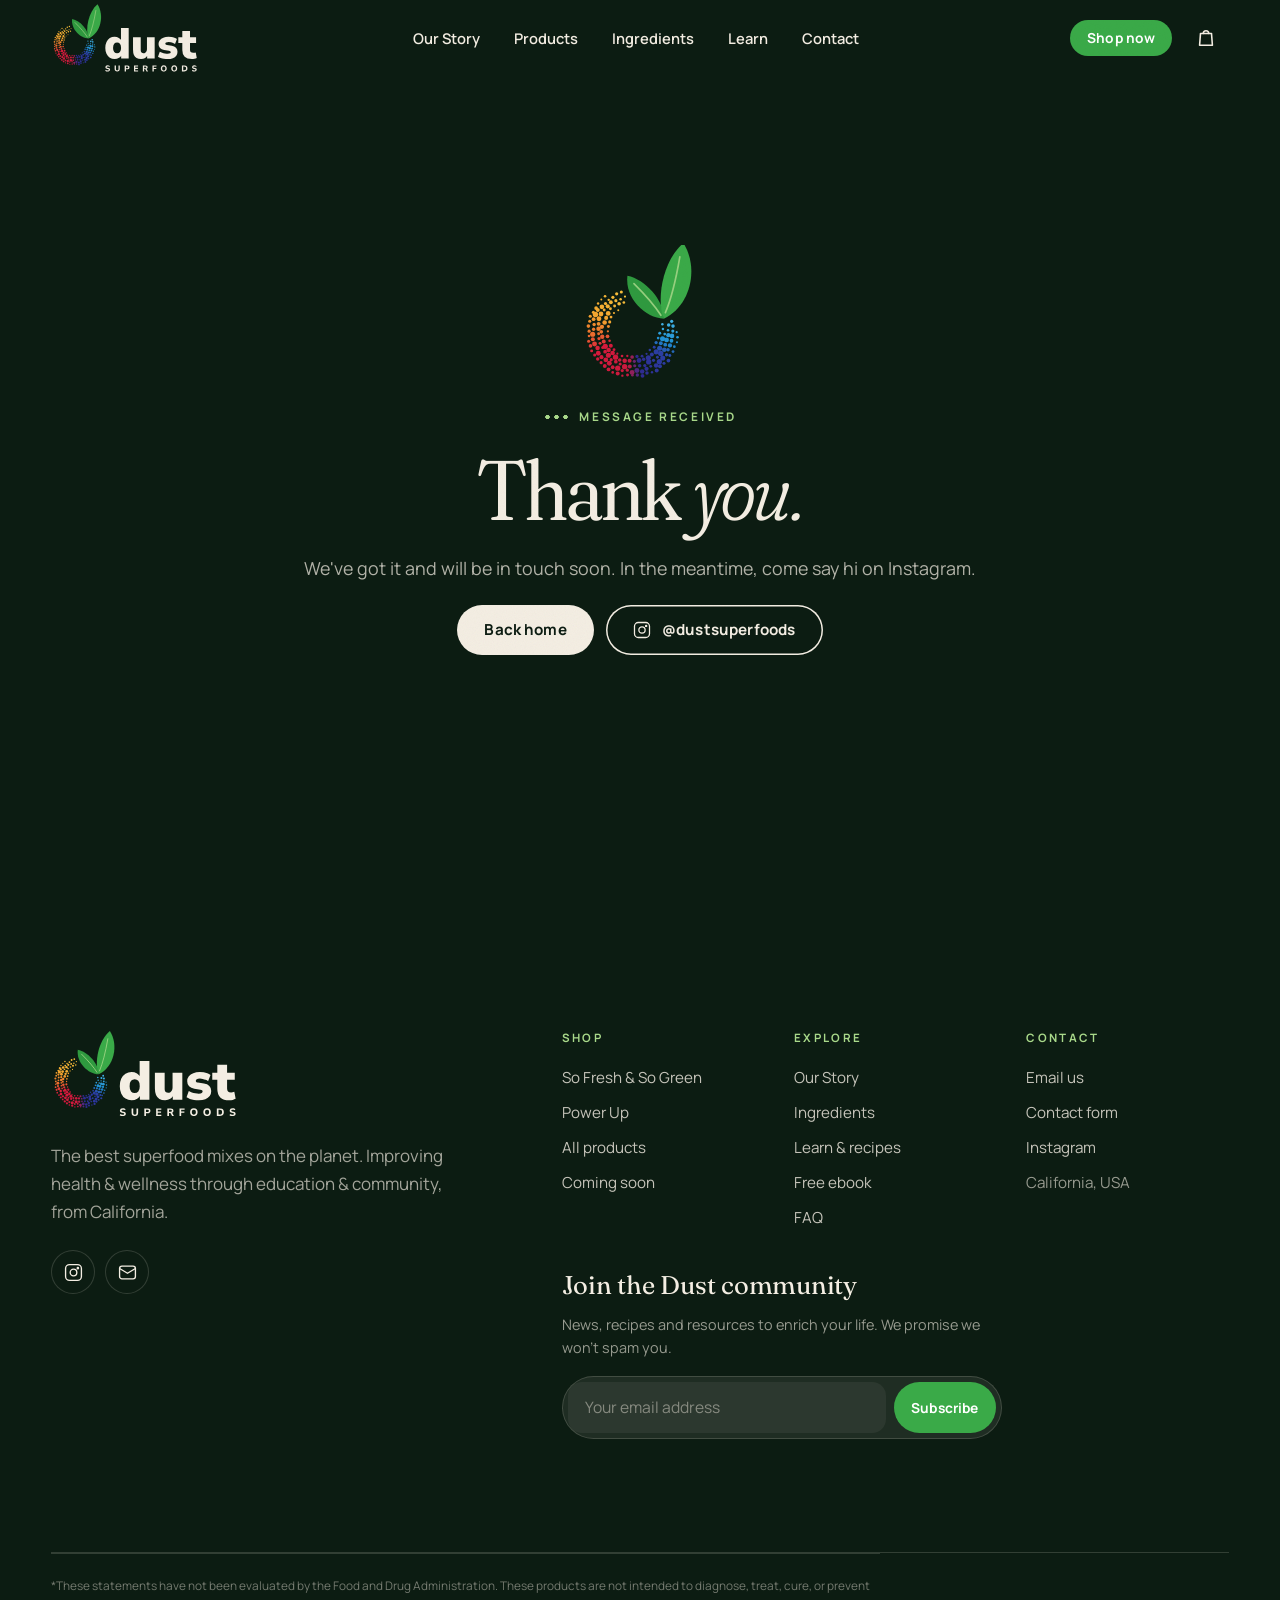
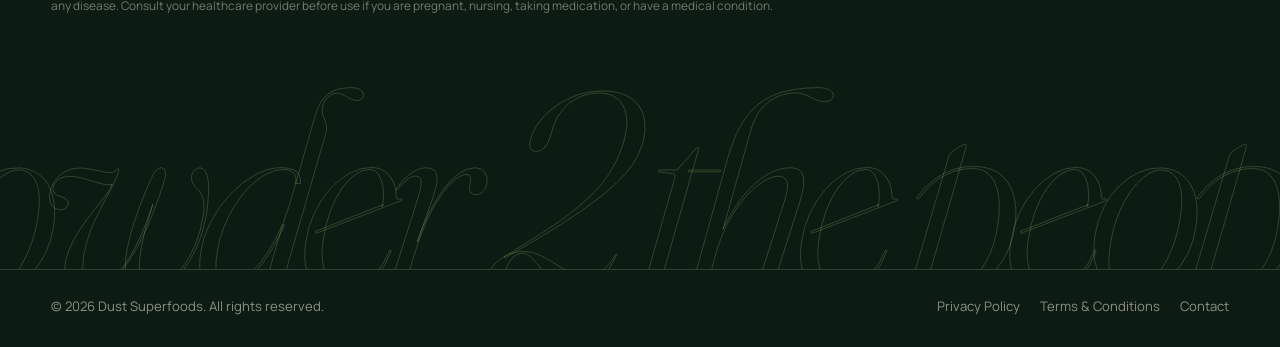
<file: thank-you.html>
<!doctype html>
<html lang="en" class="no-js">
<head>
<meta charset="utf-8">
<meta name="viewport" content="width=device-width, initial-scale=1, viewport-fit=cover">
<title>Thank You | Dust Superfoods</title>
<meta name="description" content="Thanks for reaching out to Dust Superfoods.">
<link rel="canonical" href="https://www.dustsuperfoods.com/thank-you.html">
<meta name="robots" content="noindex">
<meta name="theme-color" content="#11281a">
<meta property="og:type" content="website">
<meta property="og:site_name" content="Dust Superfoods">
<meta property="og:title" content="Thank You | Dust Superfoods">
<meta property="og:description" content="Thanks for reaching out to Dust Superfoods.">
<meta property="og:url" content="https://www.dustsuperfoods.com/thank-you.html">
<meta property="og:image" content="https://www.dustsuperfoods.com/assets/img/og-image.jpg">
<meta name="twitter:card" content="summary_large_image">
<link rel="icon" href="assets/favicon.svg" type="image/svg+xml">
<link rel="apple-touch-icon" href="assets/apple-touch-icon.png">
<link rel="preload" href="assets/fonts/fraunces-latin-full-normal.woff2" as="font" type="font/woff2" crossorigin>
<link rel="preload" href="assets/fonts/manrope-latin-wght-normal.woff2" as="font" type="font/woff2" crossorigin>

<link rel="stylesheet" href="css/style.css">

</head>
<body class="">

<div class="veil" aria-hidden="true"></div>

<a class="skip-link" href="#main">Skip to content</a>
<header class="site-header is-over-dark">
  <div class="container header-inner">
    <a href="index.html" class="logo" aria-label="Dust Superfoods home"><svg xmlns="http://www.w3.org/2000/svg" viewBox="0 0 710 345" role="img" aria-label="Dust Superfoods"><title>Dust Superfoods</title><circle cx="80.4" cy="154.8" r="2.07" fill="#f7b737"/><circle cx="71.2" cy="160.6" r="2.25" fill="#f6b134"/><circle cx="64.9" cy="169.4" r="3.02" fill="#f5ac32"/><circle cx="62.1" cy="179.8" r="3.32" fill="#f4a62f"/><circle cx="59.3" cy="189.8" r="3.16" fill="#f18e2f"/><circle cx="58.2" cy="200.0" r="2.44" fill="#ee762e"/><circle cx="57.4" cy="210.6" r="3.99" fill="#e75632"/><circle cx="61.8" cy="220.3" r="2.72" fill="#dc2e38"/><circle cx="64.5" cy="230.8" r="4.24" fill="#d61a3c"/><circle cx="71.4" cy="239.2" r="3.08" fill="#d41a3d"/><circle cx="78.5" cy="247.8" r="2.35" fill="#d21a3d"/><circle cx="88.5" cy="252.8" r="2.86" fill="#cf1a3d"/><circle cx="99.8" cy="252.8" r="2.50" fill="#cd1a3e"/><circle cx="110.1" cy="255.0" r="3.96" fill="#981f59"/><circle cx="120.5" cy="253.7" r="3.47" fill="#2f2a90"/><circle cx="131.4" cy="253.3" r="3.03" fill="#2e2f95"/><circle cx="141.0" cy="248.2" r="2.38" fill="#2d349a"/><circle cx="148.0" cy="240.0" r="2.68" fill="#2c3aa0"/><circle cx="157.4" cy="234.2" r="3.15" fill="#2b3fa5"/><circle cx="161.5" cy="224.1" r="3.48" fill="#246dbf"/><circle cx="165.9" cy="214.4" r="2.88" fill="#2292d5"/><circle cx="169.3" cy="204.0" r="3.16" fill="#2e9fdc"/><circle cx="92.4" cy="138.3" r="2.85" fill="#f9c03b"/><circle cx="82.2" cy="141.0" r="3.87" fill="#f8bb39"/><circle cx="72.6" cy="145.6" r="3.11" fill="#f7b637"/><circle cx="63.6" cy="151.7" r="3.08" fill="#f6b234"/><circle cx="58.8" cy="161.7" r="5.12" fill="#f5ad32"/><circle cx="54.5" cy="171.2" r="4.37" fill="#f4a830"/><circle cx="51.2" cy="180.9" r="4.87" fill="#f39c2f"/><circle cx="45.4" cy="190.3" r="4.60" fill="#f0882e"/><circle cx="44.1" cy="201.1" r="3.88" fill="#ed742e"/><circle cx="46.1" cy="211.7" r="4.66" fill="#e85931"/><circle cx="49.3" cy="221.9" r="4.28" fill="#df3837"/><circle cx="52.5" cy="232.2" r="5.65" fill="#d71a3c"/><circle cx="59.8" cy="240.2" r="4.86" fill="#d51a3c"/><circle cx="68.3" cy="246.5" r="4.96" fill="#d31a3d"/><circle cx="74.6" cy="255.3" r="5.78" fill="#d11a3d"/><circle cx="83.5" cy="261.3" r="3.80" fill="#cf1a3d"/><circle cx="94.2" cy="263.0" r="4.87" fill="#ce1a3e"/><circle cx="104.7" cy="263.2" r="4.29" fill="#c31b43"/><circle cx="114.9" cy="264.3" r="3.33" fill="#6c2470"/><circle cx="125.0" cy="262.5" r="5.15" fill="#2f2b91"/><circle cx="134.9" cy="259.9" r="3.69" fill="#2e3096"/><circle cx="144.8" cy="256.6" r="5.44" fill="#2d349a"/><circle cx="152.4" cy="249.5" r="4.26" fill="#2c389e"/><circle cx="161.6" cy="244.0" r="5.47" fill="#2b3da3"/><circle cx="169.1" cy="236.2" r="5.42" fill="#2852b0"/><circle cx="171.6" cy="225.6" r="4.16" fill="#2278c6"/><circle cx="175.3" cy="215.9" r="5.41" fill="#2393d5"/><circle cx="180.0" cy="205.9" r="2.95" fill="#2d9edb"/><circle cx="176.2" cy="195.2" r="2.69" fill="#36a8e1"/><circle cx="174.9" cy="185.0" r="2.69" fill="#40b3e7"/><circle cx="94.8" cy="125.5" r="2.31" fill="#f9c23c"/><circle cx="85.5" cy="131.4" r="2.69" fill="#f8be3a"/><circle cx="75.3" cy="134.2" r="3.39" fill="#f8ba38"/><circle cx="64.6" cy="137.7" r="4.11" fill="#f7b636"/><circle cx="57.9" cy="146.5" r="4.39" fill="#f6b234"/><circle cx="50.2" cy="154.2" r="3.15" fill="#f5ad32"/><circle cx="43.4" cy="162.8" r="5.18" fill="#f5a931"/><circle cx="39.0" cy="172.9" r="5.23" fill="#f4a22f"/><circle cx="38.3" cy="183.9" r="4.12" fill="#f1912f"/><circle cx="38.2" cy="194.6" r="4.78" fill="#ef7f2e"/><circle cx="38.4" cy="205.0" r="3.19" fill="#ec6e2e"/><circle cx="39.1" cy="215.5" r="3.45" fill="#e65232"/><circle cx="41.4" cy="225.8" r="3.15" fill="#de3537"/><circle cx="47.2" cy="234.7" r="3.42" fill="#d71a3c"/><circle cx="52.3" cy="243.7" r="4.02" fill="#d51a3c"/><circle cx="59.3" cy="251.4" r="5.45" fill="#d41a3d"/><circle cx="65.3" cy="260.7" r="3.42" fill="#d21a3d"/><circle cx="75.2" cy="265.1" r="3.97" fill="#d01a3d"/><circle cx="84.5" cy="270.1" r="3.34" fill="#cf1a3d"/><circle cx="94.1" cy="275.7" r="5.78" fill="#cd1a3e"/><circle cx="105.1" cy="275.5" r="4.35" fill="#b61c49"/><circle cx="115.7" cy="273.8" r="3.29" fill="#692471"/><circle cx="126.3" cy="273.8" r="3.74" fill="#2f2b91"/><circle cx="137.3" cy="273.4" r="3.45" fill="#2e2f95"/><circle cx="145.6" cy="265.5" r="5.66" fill="#2d3399"/><circle cx="155.9" cy="262.2" r="3.41" fill="#2d379d"/><circle cx="164.3" cy="255.5" r="3.08" fill="#2c3aa0"/><circle cx="171.5" cy="247.5" r="5.74" fill="#2b3ea4"/><circle cx="179.0" cy="239.5" r="4.95" fill="#275ab4"/><circle cx="181.1" cy="228.6" r="4.03" fill="#227cc8"/><circle cx="184.0" cy="218.4" r="5.12" fill="#2393d5"/><circle cx="187.7" cy="208.3" r="4.56" fill="#2b9cda"/><circle cx="187.1" cy="197.6" r="2.79" fill="#34a5e0"/><circle cx="188.4" cy="186.6" r="3.80" fill="#3cafe5"/><circle cx="87.0" cy="115.9" r="3.25" fill="#f9c03b"/><circle cx="77.0" cy="119.7" r="3.42" fill="#f8bd3a"/><circle cx="68.9" cy="127.2" r="3.36" fill="#f7b938"/><circle cx="59.9" cy="132.5" r="2.58" fill="#f7b536"/><circle cx="53.1" cy="140.6" r="3.48" fill="#f6b234"/><circle cx="45.4" cy="147.5" r="4.94" fill="#f5ae33"/><circle cx="36.5" cy="154.3" r="4.25" fill="#f5ab31"/><circle cx="31.5" cy="164.0" r="5.77" fill="#f4a730"/><circle cx="27.6" cy="174.1" r="4.02" fill="#f39b2f"/><circle cx="28.7" cy="185.3" r="3.64" fill="#f18c2f"/><circle cx="27.6" cy="195.6" r="3.57" fill="#ee7c2e"/><circle cx="25.6" cy="206.2" r="5.52" fill="#ec6d2e"/><circle cx="26.0" cy="216.9" r="4.34" fill="#e75532"/><circle cx="29.6" cy="227.1" r="5.24" fill="#e03c36"/><circle cx="36.1" cy="235.8" r="4.85" fill="#d9223b"/><circle cx="37.6" cy="247.0" r="5.19" fill="#d61a3c"/><circle cx="44.5" cy="255.3" r="4.34" fill="#d51a3c"/><circle cx="53.8" cy="261.1" r="5.21" fill="#d31a3d"/><circle cx="61.3" cy="268.4" r="5.24" fill="#d21a3d"/><circle cx="68.5" cy="276.9" r="4.11" fill="#d01a3d"/><circle cx="79.3" cy="279.0" r="5.65" fill="#cf1a3d"/><circle cx="88.9" cy="284.0" r="3.48" fill="#ce1a3e"/><circle cx="99.8" cy="283.2" r="3.42" fill="#cc1a3e"/><circle cx="110.0" cy="288.0" r="5.26" fill="#91205d"/><circle cx="120.4" cy="283.8" r="5.31" fill="#4e2780"/><circle cx="131.6" cy="286.2" r="4.84" fill="#2f2c92"/><circle cx="141.0" cy="280.2" r="4.54" fill="#2e2f95"/><circle cx="150.1" cy="275.0" r="3.04" fill="#2d3399"/><circle cx="161.4" cy="273.3" r="4.82" fill="#2d369c"/><circle cx="168.5" cy="265.0" r="5.61" fill="#2c399f"/><circle cx="175.7" cy="257.3" r="5.44" fill="#2b3da3"/><circle cx="183.9" cy="250.1" r="3.59" fill="#2a48aa"/><circle cx="187.0" cy="239.6" r="3.82" fill="#2565bb"/><circle cx="191.2" cy="230.1" r="4.64" fill="#2182cc"/><circle cx="194.4" cy="220.1" r="4.10" fill="#2394d6"/><circle cx="195.6" cy="209.8" r="4.92" fill="#2b9cda"/><circle cx="197.3" cy="199.4" r="3.39" fill="#32a4df"/><circle cx="197.7" cy="188.8" r="3.84" fill="#3aace3"/><circle cx="194.9" cy="178.6" r="3.44" fill="#41b4e8"/><circle cx="52.1" cy="124.9" r="2.86" fill="#f7b536"/><circle cx="44.1" cy="132.0" r="2.11" fill="#f6b234"/><circle cx="37.2" cy="140.3" r="2.63" fill="#f6ae33"/><circle cx="32.9" cy="150.1" r="3.93" fill="#f5ab31"/><circle cx="27.1" cy="158.9" r="3.24" fill="#f4a830"/><circle cx="20.4" cy="167.7" r="3.42" fill="#f3a02f"/><circle cx="19.3" cy="178.5" r="3.34" fill="#f1922f"/><circle cx="16.4" cy="188.8" r="3.90" fill="#f0852e"/><circle cx="18.0" cy="199.6" r="3.43" fill="#ee772e"/><circle cx="17.8" cy="210.1" r="2.83" fill="#eb682e"/><circle cx="17.0" cy="221.1" r="3.32" fill="#e55032"/><circle cx="20.9" cy="231.2" r="3.85" fill="#df3937"/><circle cx="23.4" cy="241.9" r="3.18" fill="#d9223b"/><circle cx="29.9" cy="250.8" r="3.31" fill="#d61a3c"/><circle cx="36.4" cy="259.3" r="3.70" fill="#d51a3c"/><circle cx="43.7" cy="267.1" r="3.37" fill="#d41a3d"/><circle cx="51.5" cy="274.4" r="4.23" fill="#d21a3d"/><circle cx="59.6" cy="281.6" r="4.09" fill="#d11a3d"/><circle cx="68.5" cy="288.0" r="2.80" fill="#d01a3d"/><circle cx="79.2" cy="290.5" r="4.23" fill="#ce1a3e"/><circle cx="89.2" cy="295.0" r="2.54" fill="#cd1a3e"/><circle cx="100.3" cy="293.4" r="3.18" fill="#c81a40"/><circle cx="110.8" cy="293.9" r="2.76" fill="#8b2160"/><circle cx="121.3" cy="293.4" r="3.66" fill="#4f277f"/><circle cx="132.4" cy="295.3" r="4.13" fill="#2f2b91"/><circle cx="141.9" cy="289.4" r="3.75" fill="#2e2f95"/><circle cx="152.7" cy="287.8" r="2.55" fill="#2e3298"/><circle cx="162.8" cy="283.7" r="4.28" fill="#2d359b"/><circle cx="169.8" cy="274.9" r="4.25" fill="#2c389e"/><circle cx="178.4" cy="268.6" r="3.27" fill="#2c3ba1"/><circle cx="187.9" cy="262.7" r="4.00" fill="#2b3ea4"/><circle cx="190.9" cy="251.6" r="3.16" fill="#294fae"/><circle cx="197.8" cy="243.3" r="2.96" fill="#256abd"/><circle cx="200.6" cy="232.9" r="2.92" fill="#2184cd"/><circle cx="206.2" cy="223.5" r="2.26" fill="#2393d5"/><circle cx="207.4" cy="212.7" r="2.85" fill="#2a9bda"/><circle cx="205.6" cy="201.9" r="2.39" fill="#31a2de"/><path d="M178.0 173.0C178.7 132.8 137.7 88.6 100.0 81.0C94.2 130.2 138.8 171.5 178.0 173.0Z" fill="#2F9A3F"/><path d="M178.0 173.0C237.1 145.1 253.2 62.8 220.0 11.0C175.8 48.0 161.3 130.6 178.0 173.0Z" fill="#3AAA48"/><path d="M171.8 165.6Q154.4 137.7 114.0 97.6" stroke="#A9D98A" stroke-width="3.5" fill="none" stroke-linecap="round" opacity=".85"/><path d="M181.4 160.0Q199.2 118.0 212.4 40.2" stroke="#A9D98A" stroke-width="3.5" fill="none" stroke-linecap="round" opacity=".85"/><g fill="var(--logo-word,#3AAA48)"><g transform="translate(251.1 267.7)"><path transform="translate(0.00 0) scale(0.20500 -0.20500)" d="M244 -11Q181 -11 132.5 20.0Q84 51 56.5 109.0Q29 167 29 246Q29 327 56.5 384.0Q84 441 132.5 472.0Q181 503 244 503Q299 503 343 477Q374 458 391 432V705H569V0H395V67Q379 37 346 17Q301 -11 244 -11ZM301 120Q341 120 367.0 150.0Q393 180 393 246Q393 313 367.0 342.5Q341 372 301 372Q260 372 234.0 342.5Q208 313 208 246Q208 180 234.0 150.0Q260 120 301 120Z"/><path transform="translate(127.10 0) scale(0.20500 -0.20500)" d="M236 -11Q172 -11 131.0 12.5Q90 36 69.5 83.0Q49 130 49 202V492H227V197Q227 173 233.5 157.0Q240 141 254.0 133.0Q268 125 289 125Q313 125 331.5 136.5Q350 148 360.5 169.5Q371 191 371 220V492H549V0H375V61Q356 33 330 15Q290 -11 236 -11Z"/><path transform="translate(250.31 0) scale(0.20500 -0.20500)" d="M248 -11Q203 -11 161.5 -5.0Q120 1 86.0 13.0Q52 25 25 42L66 157Q91 143 121.5 132.0Q152 121 185.0 115.0Q218 109 249 109Q286 109 302.0 119.5Q318 130 318 147Q318 162 307.5 170.0Q297 178 278 181L167 199Q105 210 71.0 244.5Q37 279 37 335Q37 387 66.5 424.5Q96 462 147.5 482.5Q199 503 266 503Q302 503 337.0 497.5Q372 492 404.0 480.5Q436 469 462 450L418 337Q399 351 373.0 361.0Q347 371 319.5 377.5Q292 384 269 384Q228 384 211.0 373.0Q194 362 194 345Q194 332 203.0 323.5Q212 315 231 312L342 293Q406 283 440.5 249.5Q475 216 475 159Q475 105 447.0 67.0Q419 29 368.0 9.0Q317 -11 248 -11Z"/><path transform="translate(351.99 0) scale(0.20500 -0.20500)" d="M310 -11Q198 -11 144.0 41.0Q90 93 90 198V361H-2V492H90V635H268V492H408V361H268V204Q268 167 285.5 149.5Q303 132 341 132Q353 132 367.5 135.0Q382 138 400 142L424 14Q401 2 370.5 -4.5Q340 -11 310 -11Z"/></g><g transform="translate(255.2 328.6)"><path transform="translate(0.00 0) scale(0.04000 -0.04000)" d="M323 -11Q268 -11 216.5 -1.5Q165 8 121.0 25.5Q77 43 44 67L89 189Q121 167 158.0 151.0Q195 135 237.0 126.5Q279 118 323 118Q396 118 427.0 140.5Q458 163 458 197Q458 216 448.5 230.0Q439 244 417.5 254.5Q396 265 359 272L246 296Q150 316 103.5 364.5Q57 413 57 492Q57 560 93.5 610.0Q130 660 194.5 688.0Q259 716 343 716Q392 716 437.0 706.5Q482 697 520.0 679.0Q558 661 586 636L541 522Q501 554 451.0 570.5Q401 587 342 587Q300 587 270.5 576.0Q241 565 225.5 545.0Q210 525 210 499Q210 470 231.0 452.0Q252 434 304 423L417 399Q515 378 563.0 331.5Q611 285 611 209Q611 143 575.5 93.5Q540 44 475.5 16.5Q411 -11 323 -11Z"/><path transform="translate(43.29 0) scale(0.04000 -0.04000)" d="M373 -11Q223 -11 144.5 66.0Q66 143 66 295V705H221V294Q221 208 260.0 164.5Q299 121 373 121Q447 121 485.5 164.5Q524 208 524 294V705H677V295Q677 143 600.0 66.0Q523 -11 373 -11Z"/><path transform="translate(90.67 0) scale(0.04000 -0.04000)" d="M71 0V705H393Q472 705 527.0 678.0Q582 651 610.5 601.0Q639 551 639 480Q639 409 610.5 358.5Q582 308 527.0 281.0Q472 254 393 254H226V0ZM226 374H367Q427 374 458.5 401.0Q490 428 490 480Q490 532 458.5 558.0Q427 584 367 584H226Z"/><path transform="translate(134.88 0) scale(0.04000 -0.04000)" d="M71 0V705H554V584H219V419H532V297H219V121H554V0Z"/><path transform="translate(176.73 0) scale(0.04000 -0.04000)" d="M71 0V705H393Q511 705 575.0 648.0Q639 591 639 489Q639 423 610.0 375.0Q581 327 527 301Q507 292 485 286Q501 281 516 272Q547 251 570 209L684 0H513L391 225Q381 243 368.0 253.5Q355 264 338.5 268.5Q322 273 302 273H226V0ZM226 385H365Q427 385 458.5 410.0Q490 435 490 485Q490 534 458.5 559.0Q427 584 365 584H226Z"/><path transform="translate(222.23 0) scale(0.04000 -0.04000)" d="M71 0V705H547V584H226V412H525V291H226V0Z"/><path transform="translate(262.68 0) scale(0.04000 -0.04000)" d="M398 -11Q320 -11 255.5 15.0Q191 41 145.0 89.0Q99 137 74.5 204.0Q50 271 50 353Q50 436 74.5 502.5Q99 569 145.0 616.5Q191 664 255.5 690.0Q320 716 398 716Q477 716 541.0 690.0Q605 664 651.0 617.0Q697 570 722.0 503.0Q747 436 747 354Q747 271 722.0 204.0Q697 137 651.0 89.0Q605 41 541.0 15.0Q477 -11 398 -11ZM398 121Q458 121 499.0 148.5Q540 176 562.5 228.5Q585 281 585 353Q585 426 563.0 478.0Q541 530 499.0 557.0Q457 584 398 584Q340 584 298.0 557.0Q256 530 234.0 478.0Q212 426 212 353Q212 281 234.0 228.5Q256 176 298.0 148.5Q340 121 398 121Z"/><path transform="translate(312.17 0) scale(0.04000 -0.04000)" d="M398 -11Q320 -11 255.5 15.0Q191 41 145.0 89.0Q99 137 74.5 204.0Q50 271 50 353Q50 436 74.5 502.5Q99 569 145.0 616.5Q191 664 255.5 690.0Q320 716 398 716Q477 716 541.0 690.0Q605 664 651.0 617.0Q697 570 722.0 503.0Q747 436 747 354Q747 271 722.0 204.0Q697 137 651.0 89.0Q605 41 541.0 15.0Q477 -11 398 -11ZM398 121Q458 121 499.0 148.5Q540 176 562.5 228.5Q585 281 585 353Q585 426 563.0 478.0Q541 530 499.0 557.0Q457 584 398 584Q340 584 298.0 557.0Q256 530 234.0 478.0Q212 426 212 353Q212 281 234.0 228.5Q256 176 298.0 148.5Q340 121 398 121Z"/><path transform="translate(361.67 0) scale(0.04000 -0.04000)" d="M71 0V705H347Q467 705 551.5 663.5Q636 622 680.5 543.5Q725 465 725 353Q725 241 680.5 162.0Q636 83 551.5 41.5Q467 0 347 0ZM226 127H338Q451 127 507.0 183.0Q563 239 563 353Q563 467 506.5 522.5Q450 578 338 578H226Z"/><path transform="translate(410.28 0) scale(0.04000 -0.04000)" d="M323 -11Q268 -11 216.5 -1.5Q165 8 121.0 25.5Q77 43 44 67L89 189Q121 167 158.0 151.0Q195 135 237.0 126.5Q279 118 323 118Q396 118 427.0 140.5Q458 163 458 197Q458 216 448.5 230.0Q439 244 417.5 254.5Q396 265 359 272L246 296Q150 316 103.5 364.5Q57 413 57 492Q57 560 93.5 610.0Q130 660 194.5 688.0Q259 716 343 716Q392 716 437.0 706.5Q482 697 520.0 679.0Q558 661 586 636L541 522Q501 554 451.0 570.5Q401 587 342 587Q300 587 270.5 576.0Q241 565 225.5 545.0Q210 525 210 499Q210 470 231.0 452.0Q252 434 304 423L417 399Q515 378 563.0 331.5Q611 285 611 209Q611 143 575.5 93.5Q540 44 475.5 16.5Q411 -11 323 -11Z"/></g></g></svg></a>
    <nav class="nav" aria-label="Main"><a href="about.html">Our Story</a><a href="shop.html">Products</a><a href="ingredients.html">Ingredients</a><a href="learn.html">Learn</a><a href="contact.html">Contact</a></nav>
    <div class="header-actions">
      <a href="shop.html" class="btn btn--leaf btn--sm header-cta" data-magnetic>Shop now</a>
      <button class="icon-btn" type="button" data-open-cart aria-label="Open shopping bag"><svg viewBox="0 0 24 24" fill="none" stroke="currentColor" stroke-width="1.7" stroke-linecap="round" stroke-linejoin="round" aria-hidden="true"><path d="M6 7h12l1 13H5L6 7z"/><path d="M9 7a3 3 0 0 1 6 0"/></svg><span class="cart-count" aria-live="polite">0</span></button>
      <button class="icon-btn menu-toggle" type="button" aria-expanded="false" aria-controls="mobile-menu" aria-label="Open menu"><span class="bars"><span></span><span></span></span></button>
    </div>
  </div>
</header>
<div class="mobile-menu" id="mobile-menu" aria-hidden="true">
  <nav aria-label="Mobile"><a href="index.html"><small>01</small>Home</a><a href="about.html"><small>02</small>Our Story</a><a href="shop.html"><small>03</small>Products</a><a href="ingredients.html"><small>04</small>Ingredients</a><a href="learn.html"><small>05</small>Learn</a><a href="contact.html"><small>06</small>Contact</a></nav>
  <div class="mm-foot"><a href="shop.html" class="btn btn--leaf">Shop the blends <svg class="arrow" viewBox="0 0 24 24" fill="none" stroke="currentColor" stroke-width="2" stroke-linecap="round" stroke-linejoin="round" aria-hidden="true"><path d="M5 12h14M13 6l6 6-6 6"/></svg></a><a href="https://www.instagram.com/dustsuperfoods/" data-ig target="_blank" rel="noopener">@dustsuperfoods</a></div>
</div>
<main id="main">
<section class="nf on-dark" data-header-dark><div class="stack" style="--stack:1.4rem;justify-items:center;display:grid"><div style="width:140px"><svg xmlns="http://www.w3.org/2000/svg" viewBox="0 0 300 300" role="img" aria-label="Dust Superfoods mark"><circle cx="103.4" cy="139.8" r="2.07" fill="#f7b737"/><circle cx="94.2" cy="145.6" r="2.25" fill="#f6b134"/><circle cx="87.9" cy="154.4" r="3.02" fill="#f5ac32"/><circle cx="85.1" cy="164.8" r="3.32" fill="#f4a62f"/><circle cx="82.3" cy="174.8" r="3.16" fill="#f18e2f"/><circle cx="81.2" cy="185.0" r="2.44" fill="#ee762e"/><circle cx="80.4" cy="195.6" r="3.99" fill="#e75632"/><circle cx="84.8" cy="205.3" r="2.72" fill="#dc2e38"/><circle cx="87.5" cy="215.8" r="4.24" fill="#d61a3c"/><circle cx="94.4" cy="224.2" r="3.08" fill="#d41a3d"/><circle cx="101.5" cy="232.8" r="2.35" fill="#d21a3d"/><circle cx="111.5" cy="237.8" r="2.86" fill="#cf1a3d"/><circle cx="122.8" cy="237.8" r="2.50" fill="#cd1a3e"/><circle cx="133.1" cy="240.0" r="3.96" fill="#981f59"/><circle cx="143.5" cy="238.7" r="3.47" fill="#2f2a90"/><circle cx="154.4" cy="238.3" r="3.03" fill="#2e2f95"/><circle cx="164.0" cy="233.2" r="2.38" fill="#2d349a"/><circle cx="171.0" cy="225.0" r="2.68" fill="#2c3aa0"/><circle cx="180.4" cy="219.2" r="3.15" fill="#2b3fa5"/><circle cx="184.5" cy="209.1" r="3.48" fill="#246dbf"/><circle cx="188.9" cy="199.4" r="2.88" fill="#2292d5"/><circle cx="192.3" cy="189.0" r="3.16" fill="#2e9fdc"/><circle cx="115.4" cy="123.3" r="2.85" fill="#f9c03b"/><circle cx="105.2" cy="126.0" r="3.87" fill="#f8bb39"/><circle cx="95.6" cy="130.6" r="3.11" fill="#f7b637"/><circle cx="86.6" cy="136.7" r="3.08" fill="#f6b234"/><circle cx="81.8" cy="146.7" r="5.12" fill="#f5ad32"/><circle cx="77.5" cy="156.2" r="4.37" fill="#f4a830"/><circle cx="74.2" cy="165.9" r="4.87" fill="#f39c2f"/><circle cx="68.4" cy="175.3" r="4.60" fill="#f0882e"/><circle cx="67.1" cy="186.1" r="3.88" fill="#ed742e"/><circle cx="69.1" cy="196.7" r="4.66" fill="#e85931"/><circle cx="72.3" cy="206.9" r="4.28" fill="#df3837"/><circle cx="75.5" cy="217.2" r="5.65" fill="#d71a3c"/><circle cx="82.8" cy="225.2" r="4.86" fill="#d51a3c"/><circle cx="91.3" cy="231.5" r="4.96" fill="#d31a3d"/><circle cx="97.6" cy="240.3" r="5.78" fill="#d11a3d"/><circle cx="106.5" cy="246.3" r="3.80" fill="#cf1a3d"/><circle cx="117.2" cy="248.0" r="4.87" fill="#ce1a3e"/><circle cx="127.7" cy="248.2" r="4.29" fill="#c31b43"/><circle cx="137.9" cy="249.3" r="3.33" fill="#6c2470"/><circle cx="148.0" cy="247.5" r="5.15" fill="#2f2b91"/><circle cx="157.9" cy="244.9" r="3.69" fill="#2e3096"/><circle cx="167.8" cy="241.6" r="5.44" fill="#2d349a"/><circle cx="175.4" cy="234.5" r="4.26" fill="#2c389e"/><circle cx="184.6" cy="229.0" r="5.47" fill="#2b3da3"/><circle cx="192.1" cy="221.2" r="5.42" fill="#2852b0"/><circle cx="194.6" cy="210.6" r="4.16" fill="#2278c6"/><circle cx="198.3" cy="200.9" r="5.41" fill="#2393d5"/><circle cx="203.0" cy="190.9" r="2.95" fill="#2d9edb"/><circle cx="199.2" cy="180.2" r="2.69" fill="#36a8e1"/><circle cx="197.9" cy="170.0" r="2.69" fill="#40b3e7"/><circle cx="117.8" cy="110.5" r="2.31" fill="#f9c23c"/><circle cx="108.5" cy="116.4" r="2.69" fill="#f8be3a"/><circle cx="98.3" cy="119.2" r="3.39" fill="#f8ba38"/><circle cx="87.6" cy="122.7" r="4.11" fill="#f7b636"/><circle cx="80.9" cy="131.5" r="4.39" fill="#f6b234"/><circle cx="73.2" cy="139.2" r="3.15" fill="#f5ad32"/><circle cx="66.4" cy="147.8" r="5.18" fill="#f5a931"/><circle cx="62.0" cy="157.9" r="5.23" fill="#f4a22f"/><circle cx="61.3" cy="168.9" r="4.12" fill="#f1912f"/><circle cx="61.2" cy="179.6" r="4.78" fill="#ef7f2e"/><circle cx="61.4" cy="190.0" r="3.19" fill="#ec6e2e"/><circle cx="62.1" cy="200.5" r="3.45" fill="#e65232"/><circle cx="64.4" cy="210.8" r="3.15" fill="#de3537"/><circle cx="70.2" cy="219.7" r="3.42" fill="#d71a3c"/><circle cx="75.3" cy="228.7" r="4.02" fill="#d51a3c"/><circle cx="82.3" cy="236.4" r="5.45" fill="#d41a3d"/><circle cx="88.3" cy="245.7" r="3.42" fill="#d21a3d"/><circle cx="98.2" cy="250.1" r="3.97" fill="#d01a3d"/><circle cx="107.5" cy="255.1" r="3.34" fill="#cf1a3d"/><circle cx="117.1" cy="260.7" r="5.78" fill="#cd1a3e"/><circle cx="128.1" cy="260.5" r="4.35" fill="#b61c49"/><circle cx="138.7" cy="258.8" r="3.29" fill="#692471"/><circle cx="149.3" cy="258.8" r="3.74" fill="#2f2b91"/><circle cx="160.3" cy="258.4" r="3.45" fill="#2e2f95"/><circle cx="168.6" cy="250.5" r="5.66" fill="#2d3399"/><circle cx="178.9" cy="247.2" r="3.41" fill="#2d379d"/><circle cx="187.3" cy="240.5" r="3.08" fill="#2c3aa0"/><circle cx="194.5" cy="232.5" r="5.74" fill="#2b3ea4"/><circle cx="202.0" cy="224.5" r="4.95" fill="#275ab4"/><circle cx="204.1" cy="213.6" r="4.03" fill="#227cc8"/><circle cx="207.0" cy="203.4" r="5.12" fill="#2393d5"/><circle cx="210.7" cy="193.3" r="4.56" fill="#2b9cda"/><circle cx="210.1" cy="182.6" r="2.79" fill="#34a5e0"/><circle cx="211.4" cy="171.6" r="3.80" fill="#3cafe5"/><circle cx="110.0" cy="100.9" r="3.25" fill="#f9c03b"/><circle cx="100.0" cy="104.7" r="3.42" fill="#f8bd3a"/><circle cx="91.9" cy="112.2" r="3.36" fill="#f7b938"/><circle cx="82.9" cy="117.5" r="2.58" fill="#f7b536"/><circle cx="76.1" cy="125.6" r="3.48" fill="#f6b234"/><circle cx="68.4" cy="132.5" r="4.94" fill="#f5ae33"/><circle cx="59.5" cy="139.3" r="4.25" fill="#f5ab31"/><circle cx="54.5" cy="149.0" r="5.77" fill="#f4a730"/><circle cx="50.6" cy="159.1" r="4.02" fill="#f39b2f"/><circle cx="51.7" cy="170.3" r="3.64" fill="#f18c2f"/><circle cx="50.6" cy="180.6" r="3.57" fill="#ee7c2e"/><circle cx="48.6" cy="191.2" r="5.52" fill="#ec6d2e"/><circle cx="49.0" cy="201.9" r="4.34" fill="#e75532"/><circle cx="52.6" cy="212.1" r="5.24" fill="#e03c36"/><circle cx="59.1" cy="220.8" r="4.85" fill="#d9223b"/><circle cx="60.6" cy="232.0" r="5.19" fill="#d61a3c"/><circle cx="67.5" cy="240.3" r="4.34" fill="#d51a3c"/><circle cx="76.8" cy="246.1" r="5.21" fill="#d31a3d"/><circle cx="84.3" cy="253.4" r="5.24" fill="#d21a3d"/><circle cx="91.5" cy="261.9" r="4.11" fill="#d01a3d"/><circle cx="102.3" cy="264.0" r="5.65" fill="#cf1a3d"/><circle cx="111.9" cy="269.0" r="3.48" fill="#ce1a3e"/><circle cx="122.8" cy="268.2" r="3.42" fill="#cc1a3e"/><circle cx="133.0" cy="273.0" r="5.26" fill="#91205d"/><circle cx="143.4" cy="268.8" r="5.31" fill="#4e2780"/><circle cx="154.6" cy="271.2" r="4.84" fill="#2f2c92"/><circle cx="164.0" cy="265.2" r="4.54" fill="#2e2f95"/><circle cx="173.1" cy="260.0" r="3.04" fill="#2d3399"/><circle cx="184.4" cy="258.3" r="4.82" fill="#2d369c"/><circle cx="191.5" cy="250.0" r="5.61" fill="#2c399f"/><circle cx="198.7" cy="242.3" r="5.44" fill="#2b3da3"/><circle cx="206.9" cy="235.1" r="3.59" fill="#2a48aa"/><circle cx="210.0" cy="224.6" r="3.82" fill="#2565bb"/><circle cx="214.2" cy="215.1" r="4.64" fill="#2182cc"/><circle cx="217.4" cy="205.1" r="4.10" fill="#2394d6"/><circle cx="218.6" cy="194.8" r="4.92" fill="#2b9cda"/><circle cx="220.3" cy="184.4" r="3.39" fill="#32a4df"/><circle cx="220.7" cy="173.8" r="3.84" fill="#3aace3"/><circle cx="217.9" cy="163.6" r="3.44" fill="#41b4e8"/><circle cx="75.1" cy="109.9" r="2.86" fill="#f7b536"/><circle cx="67.1" cy="117.0" r="2.11" fill="#f6b234"/><circle cx="60.2" cy="125.3" r="2.63" fill="#f6ae33"/><circle cx="55.9" cy="135.1" r="3.93" fill="#f5ab31"/><circle cx="50.1" cy="143.9" r="3.24" fill="#f4a830"/><circle cx="43.4" cy="152.7" r="3.42" fill="#f3a02f"/><circle cx="42.3" cy="163.5" r="3.34" fill="#f1922f"/><circle cx="39.4" cy="173.8" r="3.90" fill="#f0852e"/><circle cx="41.0" cy="184.6" r="3.43" fill="#ee772e"/><circle cx="40.8" cy="195.1" r="2.83" fill="#eb682e"/><circle cx="40.0" cy="206.1" r="3.32" fill="#e55032"/><circle cx="43.9" cy="216.2" r="3.85" fill="#df3937"/><circle cx="46.4" cy="226.9" r="3.18" fill="#d9223b"/><circle cx="52.9" cy="235.8" r="3.31" fill="#d61a3c"/><circle cx="59.4" cy="244.3" r="3.70" fill="#d51a3c"/><circle cx="66.7" cy="252.1" r="3.37" fill="#d41a3d"/><circle cx="74.5" cy="259.4" r="4.23" fill="#d21a3d"/><circle cx="82.6" cy="266.6" r="4.09" fill="#d11a3d"/><circle cx="91.5" cy="273.0" r="2.80" fill="#d01a3d"/><circle cx="102.2" cy="275.5" r="4.23" fill="#ce1a3e"/><circle cx="112.2" cy="280.0" r="2.54" fill="#cd1a3e"/><circle cx="123.3" cy="278.4" r="3.18" fill="#c81a40"/><circle cx="133.8" cy="278.9" r="2.76" fill="#8b2160"/><circle cx="144.3" cy="278.4" r="3.66" fill="#4f277f"/><circle cx="155.4" cy="280.3" r="4.13" fill="#2f2b91"/><circle cx="164.9" cy="274.4" r="3.75" fill="#2e2f95"/><circle cx="175.7" cy="272.8" r="2.55" fill="#2e3298"/><circle cx="185.8" cy="268.7" r="4.28" fill="#2d359b"/><circle cx="192.8" cy="259.9" r="4.25" fill="#2c389e"/><circle cx="201.4" cy="253.6" r="3.27" fill="#2c3ba1"/><circle cx="210.9" cy="247.7" r="4.00" fill="#2b3ea4"/><circle cx="213.9" cy="236.6" r="3.16" fill="#294fae"/><circle cx="220.8" cy="228.3" r="2.96" fill="#256abd"/><circle cx="223.6" cy="217.9" r="2.92" fill="#2184cd"/><circle cx="229.2" cy="208.5" r="2.26" fill="#2393d5"/><circle cx="230.4" cy="197.7" r="2.85" fill="#2a9bda"/><circle cx="228.6" cy="186.9" r="2.39" fill="#31a2de"/><path d="M201.0 158.0C201.7 117.8 160.7 73.6 123.0 66.0C117.2 115.2 161.8 156.5 201.0 158.0Z" fill="#2F9A3F"/><path d="M201.0 158.0C260.1 130.1 276.2 47.8 243.0 -4.0C198.8 33.0 184.3 115.6 201.0 158.0Z" fill="#3AAA48"/><path d="M194.8 150.6Q177.4 122.7 137.0 82.6" stroke="#A9D98A" stroke-width="3.5" fill="none" stroke-linecap="round" opacity=".85"/><path d="M204.4 145.0Q222.2 103.0 235.4 25.2" stroke="#A9D98A" stroke-width="3.5" fill="none" stroke-linecap="round" opacity=".85"/></svg></div><span class="eyebrow">Message received</span><h1 class="h1">Thank <em>you.</em></h1><p class="lead center">We've got it and will be in touch soon. In the meantime, come say hi on Instagram.</p><div style="display:flex;gap:12px;flex-wrap:wrap;justify-content:center"><a href="index.html" class="btn btn--cream">Back home</a><a href="https://www.instagram.com/dustsuperfoods/" data-ig target="_blank" rel="noopener" class="btn btn--ghost"><svg viewBox="0 0 24 24" width="18" height="18" fill="none" stroke="currentColor" stroke-width="1.7" stroke-linecap="round" stroke-linejoin="round" aria-hidden="true"><rect x="2" y="2" width="20" height="20" rx="5"/><circle cx="12" cy="12" r="4.2"/><circle cx="17.5" cy="6.5" r=".8" fill="currentColor"/></svg> @dustsuperfoods</a></div></div></section>
</main>

<footer class="site-footer on-dark">
  <div class="container">
    <div class="footer-top">
      <div class="footer-brand">
        <a href="index.html" class="logo" aria-label="Dust Superfoods home"><svg xmlns="http://www.w3.org/2000/svg" viewBox="0 0 710 345" role="img" aria-label="Dust Superfoods"><title>Dust Superfoods</title><circle cx="80.4" cy="154.8" r="2.07" fill="#f7b737"/><circle cx="71.2" cy="160.6" r="2.25" fill="#f6b134"/><circle cx="64.9" cy="169.4" r="3.02" fill="#f5ac32"/><circle cx="62.1" cy="179.8" r="3.32" fill="#f4a62f"/><circle cx="59.3" cy="189.8" r="3.16" fill="#f18e2f"/><circle cx="58.2" cy="200.0" r="2.44" fill="#ee762e"/><circle cx="57.4" cy="210.6" r="3.99" fill="#e75632"/><circle cx="61.8" cy="220.3" r="2.72" fill="#dc2e38"/><circle cx="64.5" cy="230.8" r="4.24" fill="#d61a3c"/><circle cx="71.4" cy="239.2" r="3.08" fill="#d41a3d"/><circle cx="78.5" cy="247.8" r="2.35" fill="#d21a3d"/><circle cx="88.5" cy="252.8" r="2.86" fill="#cf1a3d"/><circle cx="99.8" cy="252.8" r="2.50" fill="#cd1a3e"/><circle cx="110.1" cy="255.0" r="3.96" fill="#981f59"/><circle cx="120.5" cy="253.7" r="3.47" fill="#2f2a90"/><circle cx="131.4" cy="253.3" r="3.03" fill="#2e2f95"/><circle cx="141.0" cy="248.2" r="2.38" fill="#2d349a"/><circle cx="148.0" cy="240.0" r="2.68" fill="#2c3aa0"/><circle cx="157.4" cy="234.2" r="3.15" fill="#2b3fa5"/><circle cx="161.5" cy="224.1" r="3.48" fill="#246dbf"/><circle cx="165.9" cy="214.4" r="2.88" fill="#2292d5"/><circle cx="169.3" cy="204.0" r="3.16" fill="#2e9fdc"/><circle cx="92.4" cy="138.3" r="2.85" fill="#f9c03b"/><circle cx="82.2" cy="141.0" r="3.87" fill="#f8bb39"/><circle cx="72.6" cy="145.6" r="3.11" fill="#f7b637"/><circle cx="63.6" cy="151.7" r="3.08" fill="#f6b234"/><circle cx="58.8" cy="161.7" r="5.12" fill="#f5ad32"/><circle cx="54.5" cy="171.2" r="4.37" fill="#f4a830"/><circle cx="51.2" cy="180.9" r="4.87" fill="#f39c2f"/><circle cx="45.4" cy="190.3" r="4.60" fill="#f0882e"/><circle cx="44.1" cy="201.1" r="3.88" fill="#ed742e"/><circle cx="46.1" cy="211.7" r="4.66" fill="#e85931"/><circle cx="49.3" cy="221.9" r="4.28" fill="#df3837"/><circle cx="52.5" cy="232.2" r="5.65" fill="#d71a3c"/><circle cx="59.8" cy="240.2" r="4.86" fill="#d51a3c"/><circle cx="68.3" cy="246.5" r="4.96" fill="#d31a3d"/><circle cx="74.6" cy="255.3" r="5.78" fill="#d11a3d"/><circle cx="83.5" cy="261.3" r="3.80" fill="#cf1a3d"/><circle cx="94.2" cy="263.0" r="4.87" fill="#ce1a3e"/><circle cx="104.7" cy="263.2" r="4.29" fill="#c31b43"/><circle cx="114.9" cy="264.3" r="3.33" fill="#6c2470"/><circle cx="125.0" cy="262.5" r="5.15" fill="#2f2b91"/><circle cx="134.9" cy="259.9" r="3.69" fill="#2e3096"/><circle cx="144.8" cy="256.6" r="5.44" fill="#2d349a"/><circle cx="152.4" cy="249.5" r="4.26" fill="#2c389e"/><circle cx="161.6" cy="244.0" r="5.47" fill="#2b3da3"/><circle cx="169.1" cy="236.2" r="5.42" fill="#2852b0"/><circle cx="171.6" cy="225.6" r="4.16" fill="#2278c6"/><circle cx="175.3" cy="215.9" r="5.41" fill="#2393d5"/><circle cx="180.0" cy="205.9" r="2.95" fill="#2d9edb"/><circle cx="176.2" cy="195.2" r="2.69" fill="#36a8e1"/><circle cx="174.9" cy="185.0" r="2.69" fill="#40b3e7"/><circle cx="94.8" cy="125.5" r="2.31" fill="#f9c23c"/><circle cx="85.5" cy="131.4" r="2.69" fill="#f8be3a"/><circle cx="75.3" cy="134.2" r="3.39" fill="#f8ba38"/><circle cx="64.6" cy="137.7" r="4.11" fill="#f7b636"/><circle cx="57.9" cy="146.5" r="4.39" fill="#f6b234"/><circle cx="50.2" cy="154.2" r="3.15" fill="#f5ad32"/><circle cx="43.4" cy="162.8" r="5.18" fill="#f5a931"/><circle cx="39.0" cy="172.9" r="5.23" fill="#f4a22f"/><circle cx="38.3" cy="183.9" r="4.12" fill="#f1912f"/><circle cx="38.2" cy="194.6" r="4.78" fill="#ef7f2e"/><circle cx="38.4" cy="205.0" r="3.19" fill="#ec6e2e"/><circle cx="39.1" cy="215.5" r="3.45" fill="#e65232"/><circle cx="41.4" cy="225.8" r="3.15" fill="#de3537"/><circle cx="47.2" cy="234.7" r="3.42" fill="#d71a3c"/><circle cx="52.3" cy="243.7" r="4.02" fill="#d51a3c"/><circle cx="59.3" cy="251.4" r="5.45" fill="#d41a3d"/><circle cx="65.3" cy="260.7" r="3.42" fill="#d21a3d"/><circle cx="75.2" cy="265.1" r="3.97" fill="#d01a3d"/><circle cx="84.5" cy="270.1" r="3.34" fill="#cf1a3d"/><circle cx="94.1" cy="275.7" r="5.78" fill="#cd1a3e"/><circle cx="105.1" cy="275.5" r="4.35" fill="#b61c49"/><circle cx="115.7" cy="273.8" r="3.29" fill="#692471"/><circle cx="126.3" cy="273.8" r="3.74" fill="#2f2b91"/><circle cx="137.3" cy="273.4" r="3.45" fill="#2e2f95"/><circle cx="145.6" cy="265.5" r="5.66" fill="#2d3399"/><circle cx="155.9" cy="262.2" r="3.41" fill="#2d379d"/><circle cx="164.3" cy="255.5" r="3.08" fill="#2c3aa0"/><circle cx="171.5" cy="247.5" r="5.74" fill="#2b3ea4"/><circle cx="179.0" cy="239.5" r="4.95" fill="#275ab4"/><circle cx="181.1" cy="228.6" r="4.03" fill="#227cc8"/><circle cx="184.0" cy="218.4" r="5.12" fill="#2393d5"/><circle cx="187.7" cy="208.3" r="4.56" fill="#2b9cda"/><circle cx="187.1" cy="197.6" r="2.79" fill="#34a5e0"/><circle cx="188.4" cy="186.6" r="3.80" fill="#3cafe5"/><circle cx="87.0" cy="115.9" r="3.25" fill="#f9c03b"/><circle cx="77.0" cy="119.7" r="3.42" fill="#f8bd3a"/><circle cx="68.9" cy="127.2" r="3.36" fill="#f7b938"/><circle cx="59.9" cy="132.5" r="2.58" fill="#f7b536"/><circle cx="53.1" cy="140.6" r="3.48" fill="#f6b234"/><circle cx="45.4" cy="147.5" r="4.94" fill="#f5ae33"/><circle cx="36.5" cy="154.3" r="4.25" fill="#f5ab31"/><circle cx="31.5" cy="164.0" r="5.77" fill="#f4a730"/><circle cx="27.6" cy="174.1" r="4.02" fill="#f39b2f"/><circle cx="28.7" cy="185.3" r="3.64" fill="#f18c2f"/><circle cx="27.6" cy="195.6" r="3.57" fill="#ee7c2e"/><circle cx="25.6" cy="206.2" r="5.52" fill="#ec6d2e"/><circle cx="26.0" cy="216.9" r="4.34" fill="#e75532"/><circle cx="29.6" cy="227.1" r="5.24" fill="#e03c36"/><circle cx="36.1" cy="235.8" r="4.85" fill="#d9223b"/><circle cx="37.6" cy="247.0" r="5.19" fill="#d61a3c"/><circle cx="44.5" cy="255.3" r="4.34" fill="#d51a3c"/><circle cx="53.8" cy="261.1" r="5.21" fill="#d31a3d"/><circle cx="61.3" cy="268.4" r="5.24" fill="#d21a3d"/><circle cx="68.5" cy="276.9" r="4.11" fill="#d01a3d"/><circle cx="79.3" cy="279.0" r="5.65" fill="#cf1a3d"/><circle cx="88.9" cy="284.0" r="3.48" fill="#ce1a3e"/><circle cx="99.8" cy="283.2" r="3.42" fill="#cc1a3e"/><circle cx="110.0" cy="288.0" r="5.26" fill="#91205d"/><circle cx="120.4" cy="283.8" r="5.31" fill="#4e2780"/><circle cx="131.6" cy="286.2" r="4.84" fill="#2f2c92"/><circle cx="141.0" cy="280.2" r="4.54" fill="#2e2f95"/><circle cx="150.1" cy="275.0" r="3.04" fill="#2d3399"/><circle cx="161.4" cy="273.3" r="4.82" fill="#2d369c"/><circle cx="168.5" cy="265.0" r="5.61" fill="#2c399f"/><circle cx="175.7" cy="257.3" r="5.44" fill="#2b3da3"/><circle cx="183.9" cy="250.1" r="3.59" fill="#2a48aa"/><circle cx="187.0" cy="239.6" r="3.82" fill="#2565bb"/><circle cx="191.2" cy="230.1" r="4.64" fill="#2182cc"/><circle cx="194.4" cy="220.1" r="4.10" fill="#2394d6"/><circle cx="195.6" cy="209.8" r="4.92" fill="#2b9cda"/><circle cx="197.3" cy="199.4" r="3.39" fill="#32a4df"/><circle cx="197.7" cy="188.8" r="3.84" fill="#3aace3"/><circle cx="194.9" cy="178.6" r="3.44" fill="#41b4e8"/><circle cx="52.1" cy="124.9" r="2.86" fill="#f7b536"/><circle cx="44.1" cy="132.0" r="2.11" fill="#f6b234"/><circle cx="37.2" cy="140.3" r="2.63" fill="#f6ae33"/><circle cx="32.9" cy="150.1" r="3.93" fill="#f5ab31"/><circle cx="27.1" cy="158.9" r="3.24" fill="#f4a830"/><circle cx="20.4" cy="167.7" r="3.42" fill="#f3a02f"/><circle cx="19.3" cy="178.5" r="3.34" fill="#f1922f"/><circle cx="16.4" cy="188.8" r="3.90" fill="#f0852e"/><circle cx="18.0" cy="199.6" r="3.43" fill="#ee772e"/><circle cx="17.8" cy="210.1" r="2.83" fill="#eb682e"/><circle cx="17.0" cy="221.1" r="3.32" fill="#e55032"/><circle cx="20.9" cy="231.2" r="3.85" fill="#df3937"/><circle cx="23.4" cy="241.9" r="3.18" fill="#d9223b"/><circle cx="29.9" cy="250.8" r="3.31" fill="#d61a3c"/><circle cx="36.4" cy="259.3" r="3.70" fill="#d51a3c"/><circle cx="43.7" cy="267.1" r="3.37" fill="#d41a3d"/><circle cx="51.5" cy="274.4" r="4.23" fill="#d21a3d"/><circle cx="59.6" cy="281.6" r="4.09" fill="#d11a3d"/><circle cx="68.5" cy="288.0" r="2.80" fill="#d01a3d"/><circle cx="79.2" cy="290.5" r="4.23" fill="#ce1a3e"/><circle cx="89.2" cy="295.0" r="2.54" fill="#cd1a3e"/><circle cx="100.3" cy="293.4" r="3.18" fill="#c81a40"/><circle cx="110.8" cy="293.9" r="2.76" fill="#8b2160"/><circle cx="121.3" cy="293.4" r="3.66" fill="#4f277f"/><circle cx="132.4" cy="295.3" r="4.13" fill="#2f2b91"/><circle cx="141.9" cy="289.4" r="3.75" fill="#2e2f95"/><circle cx="152.7" cy="287.8" r="2.55" fill="#2e3298"/><circle cx="162.8" cy="283.7" r="4.28" fill="#2d359b"/><circle cx="169.8" cy="274.9" r="4.25" fill="#2c389e"/><circle cx="178.4" cy="268.6" r="3.27" fill="#2c3ba1"/><circle cx="187.9" cy="262.7" r="4.00" fill="#2b3ea4"/><circle cx="190.9" cy="251.6" r="3.16" fill="#294fae"/><circle cx="197.8" cy="243.3" r="2.96" fill="#256abd"/><circle cx="200.6" cy="232.9" r="2.92" fill="#2184cd"/><circle cx="206.2" cy="223.5" r="2.26" fill="#2393d5"/><circle cx="207.4" cy="212.7" r="2.85" fill="#2a9bda"/><circle cx="205.6" cy="201.9" r="2.39" fill="#31a2de"/><path d="M178.0 173.0C178.7 132.8 137.7 88.6 100.0 81.0C94.2 130.2 138.8 171.5 178.0 173.0Z" fill="#2F9A3F"/><path d="M178.0 173.0C237.1 145.1 253.2 62.8 220.0 11.0C175.8 48.0 161.3 130.6 178.0 173.0Z" fill="#3AAA48"/><path d="M171.8 165.6Q154.4 137.7 114.0 97.6" stroke="#A9D98A" stroke-width="3.5" fill="none" stroke-linecap="round" opacity=".85"/><path d="M181.4 160.0Q199.2 118.0 212.4 40.2" stroke="#A9D98A" stroke-width="3.5" fill="none" stroke-linecap="round" opacity=".85"/><g fill="var(--logo-word,#3AAA48)"><g transform="translate(251.1 267.7)"><path transform="translate(0.00 0) scale(0.20500 -0.20500)" d="M244 -11Q181 -11 132.5 20.0Q84 51 56.5 109.0Q29 167 29 246Q29 327 56.5 384.0Q84 441 132.5 472.0Q181 503 244 503Q299 503 343 477Q374 458 391 432V705H569V0H395V67Q379 37 346 17Q301 -11 244 -11ZM301 120Q341 120 367.0 150.0Q393 180 393 246Q393 313 367.0 342.5Q341 372 301 372Q260 372 234.0 342.5Q208 313 208 246Q208 180 234.0 150.0Q260 120 301 120Z"/><path transform="translate(127.10 0) scale(0.20500 -0.20500)" d="M236 -11Q172 -11 131.0 12.5Q90 36 69.5 83.0Q49 130 49 202V492H227V197Q227 173 233.5 157.0Q240 141 254.0 133.0Q268 125 289 125Q313 125 331.5 136.5Q350 148 360.5 169.5Q371 191 371 220V492H549V0H375V61Q356 33 330 15Q290 -11 236 -11Z"/><path transform="translate(250.31 0) scale(0.20500 -0.20500)" d="M248 -11Q203 -11 161.5 -5.0Q120 1 86.0 13.0Q52 25 25 42L66 157Q91 143 121.5 132.0Q152 121 185.0 115.0Q218 109 249 109Q286 109 302.0 119.5Q318 130 318 147Q318 162 307.5 170.0Q297 178 278 181L167 199Q105 210 71.0 244.5Q37 279 37 335Q37 387 66.5 424.5Q96 462 147.5 482.5Q199 503 266 503Q302 503 337.0 497.5Q372 492 404.0 480.5Q436 469 462 450L418 337Q399 351 373.0 361.0Q347 371 319.5 377.5Q292 384 269 384Q228 384 211.0 373.0Q194 362 194 345Q194 332 203.0 323.5Q212 315 231 312L342 293Q406 283 440.5 249.5Q475 216 475 159Q475 105 447.0 67.0Q419 29 368.0 9.0Q317 -11 248 -11Z"/><path transform="translate(351.99 0) scale(0.20500 -0.20500)" d="M310 -11Q198 -11 144.0 41.0Q90 93 90 198V361H-2V492H90V635H268V492H408V361H268V204Q268 167 285.5 149.5Q303 132 341 132Q353 132 367.5 135.0Q382 138 400 142L424 14Q401 2 370.5 -4.5Q340 -11 310 -11Z"/></g><g transform="translate(255.2 328.6)"><path transform="translate(0.00 0) scale(0.04000 -0.04000)" d="M323 -11Q268 -11 216.5 -1.5Q165 8 121.0 25.5Q77 43 44 67L89 189Q121 167 158.0 151.0Q195 135 237.0 126.5Q279 118 323 118Q396 118 427.0 140.5Q458 163 458 197Q458 216 448.5 230.0Q439 244 417.5 254.5Q396 265 359 272L246 296Q150 316 103.5 364.5Q57 413 57 492Q57 560 93.5 610.0Q130 660 194.5 688.0Q259 716 343 716Q392 716 437.0 706.5Q482 697 520.0 679.0Q558 661 586 636L541 522Q501 554 451.0 570.5Q401 587 342 587Q300 587 270.5 576.0Q241 565 225.5 545.0Q210 525 210 499Q210 470 231.0 452.0Q252 434 304 423L417 399Q515 378 563.0 331.5Q611 285 611 209Q611 143 575.5 93.5Q540 44 475.5 16.5Q411 -11 323 -11Z"/><path transform="translate(43.29 0) scale(0.04000 -0.04000)" d="M373 -11Q223 -11 144.5 66.0Q66 143 66 295V705H221V294Q221 208 260.0 164.5Q299 121 373 121Q447 121 485.5 164.5Q524 208 524 294V705H677V295Q677 143 600.0 66.0Q523 -11 373 -11Z"/><path transform="translate(90.67 0) scale(0.04000 -0.04000)" d="M71 0V705H393Q472 705 527.0 678.0Q582 651 610.5 601.0Q639 551 639 480Q639 409 610.5 358.5Q582 308 527.0 281.0Q472 254 393 254H226V0ZM226 374H367Q427 374 458.5 401.0Q490 428 490 480Q490 532 458.5 558.0Q427 584 367 584H226Z"/><path transform="translate(134.88 0) scale(0.04000 -0.04000)" d="M71 0V705H554V584H219V419H532V297H219V121H554V0Z"/><path transform="translate(176.73 0) scale(0.04000 -0.04000)" d="M71 0V705H393Q511 705 575.0 648.0Q639 591 639 489Q639 423 610.0 375.0Q581 327 527 301Q507 292 485 286Q501 281 516 272Q547 251 570 209L684 0H513L391 225Q381 243 368.0 253.5Q355 264 338.5 268.5Q322 273 302 273H226V0ZM226 385H365Q427 385 458.5 410.0Q490 435 490 485Q490 534 458.5 559.0Q427 584 365 584H226Z"/><path transform="translate(222.23 0) scale(0.04000 -0.04000)" d="M71 0V705H547V584H226V412H525V291H226V0Z"/><path transform="translate(262.68 0) scale(0.04000 -0.04000)" d="M398 -11Q320 -11 255.5 15.0Q191 41 145.0 89.0Q99 137 74.5 204.0Q50 271 50 353Q50 436 74.5 502.5Q99 569 145.0 616.5Q191 664 255.5 690.0Q320 716 398 716Q477 716 541.0 690.0Q605 664 651.0 617.0Q697 570 722.0 503.0Q747 436 747 354Q747 271 722.0 204.0Q697 137 651.0 89.0Q605 41 541.0 15.0Q477 -11 398 -11ZM398 121Q458 121 499.0 148.5Q540 176 562.5 228.5Q585 281 585 353Q585 426 563.0 478.0Q541 530 499.0 557.0Q457 584 398 584Q340 584 298.0 557.0Q256 530 234.0 478.0Q212 426 212 353Q212 281 234.0 228.5Q256 176 298.0 148.5Q340 121 398 121Z"/><path transform="translate(312.17 0) scale(0.04000 -0.04000)" d="M398 -11Q320 -11 255.5 15.0Q191 41 145.0 89.0Q99 137 74.5 204.0Q50 271 50 353Q50 436 74.5 502.5Q99 569 145.0 616.5Q191 664 255.5 690.0Q320 716 398 716Q477 716 541.0 690.0Q605 664 651.0 617.0Q697 570 722.0 503.0Q747 436 747 354Q747 271 722.0 204.0Q697 137 651.0 89.0Q605 41 541.0 15.0Q477 -11 398 -11ZM398 121Q458 121 499.0 148.5Q540 176 562.5 228.5Q585 281 585 353Q585 426 563.0 478.0Q541 530 499.0 557.0Q457 584 398 584Q340 584 298.0 557.0Q256 530 234.0 478.0Q212 426 212 353Q212 281 234.0 228.5Q256 176 298.0 148.5Q340 121 398 121Z"/><path transform="translate(361.67 0) scale(0.04000 -0.04000)" d="M71 0V705H347Q467 705 551.5 663.5Q636 622 680.5 543.5Q725 465 725 353Q725 241 680.5 162.0Q636 83 551.5 41.5Q467 0 347 0ZM226 127H338Q451 127 507.0 183.0Q563 239 563 353Q563 467 506.5 522.5Q450 578 338 578H226Z"/><path transform="translate(410.28 0) scale(0.04000 -0.04000)" d="M323 -11Q268 -11 216.5 -1.5Q165 8 121.0 25.5Q77 43 44 67L89 189Q121 167 158.0 151.0Q195 135 237.0 126.5Q279 118 323 118Q396 118 427.0 140.5Q458 163 458 197Q458 216 448.5 230.0Q439 244 417.5 254.5Q396 265 359 272L246 296Q150 316 103.5 364.5Q57 413 57 492Q57 560 93.5 610.0Q130 660 194.5 688.0Q259 716 343 716Q392 716 437.0 706.5Q482 697 520.0 679.0Q558 661 586 636L541 522Q501 554 451.0 570.5Q401 587 342 587Q300 587 270.5 576.0Q241 565 225.5 545.0Q210 525 210 499Q210 470 231.0 452.0Q252 434 304 423L417 399Q515 378 563.0 331.5Q611 285 611 209Q611 143 575.5 93.5Q540 44 475.5 16.5Q411 -11 323 -11Z"/></g></g></svg></a>
        <p>The best superfood mixes on the planet. Improving health &amp; wellness through education &amp; community, from California.</p>
        <div class="socials"><a href="https://www.instagram.com/dustsuperfoods/" data-ig target="_blank" rel="noopener" aria-label="Dust Superfoods on Instagram"><svg viewBox="0 0 24 24" fill="none" stroke="currentColor" stroke-width="1.7" stroke-linecap="round" stroke-linejoin="round" aria-hidden="true"><rect x="2" y="2" width="20" height="20" rx="5"/><circle cx="12" cy="12" r="4.2"/><circle cx="17.5" cy="6.5" r=".8" fill="currentColor"/></svg></a><a href="mailto:elizavelardez@dustsuperfoods.com" aria-label="Email Dust Superfoods"><svg viewBox="0 0 24 24" fill="none" stroke="currentColor" stroke-width="1.7" stroke-linecap="round" stroke-linejoin="round" aria-hidden="true"><rect x="2" y="4" width="20" height="16" rx="3"/><path d="m22 7-10 6L2 7"/></svg></a></div>
      </div>
      <div>
        <div class="footer-cols">
          <div><h4>Shop</h4><ul><li><a href="so-fresh-so-green.html">So Fresh &amp; So Green</a></li><li><a href="power-up.html">Power Up</a></li><li><a href="shop.html">All products</a></li><li><a href="shop.html#coming-soon">Coming soon</a></li></ul></div>
          <div><h4>Explore</h4><ul><li><a href="about.html">Our Story</a></li><li><a href="ingredients.html">Ingredients</a></li><li><a href="learn.html">Learn &amp; recipes</a></li><li><a href="learn.html#ebook">Free ebook</a></li><li><a href="index.html#faq">FAQ</a></li></ul></div>
          <div><h4>Contact</h4><ul><li><a href="mailto:elizavelardez@dustsuperfoods.com">Email us</a></li><li><a href="contact.html">Contact form</a></li><li><a href="https://www.instagram.com/dustsuperfoods/" data-ig target="_blank" rel="noopener">Instagram</a></li><li><span style="color:rgba(244,238,227,.6)">California, USA</span></li></ul></div>
        </div>
        <div class="footer-news"><h4>Join the Dust community</h4><p>News, recipes and resources to enrich your life. We promise we won't spam you.</p><form class="form js-form" action="https://formsubmit.co/elizavelardez@dustsuperfoods.com" method="POST" novalidate>
  <input type="hidden" name="_subject" value="New newsletter signup — Dust Superfoods"><input type="hidden" name="_template" value="table"><input type="hidden" name="_captcha" value="false"><input type="hidden" name="_next" value="thank-you.html"><input type="text" name="_honey" class="hp" tabindex="-1" autocomplete="off" aria-hidden="true">
  <input type="hidden" name="form" value="Newsletter">
  <div class="form-fields">
    <div class="field"><label for="fnl-email" class="sr-only">Email address</label>
      <div class="inline-form"><input id="fnl-email" type="email" name="email" placeholder="Your email address" autocomplete="email" required><button type="submit" class="btn btn--leaf btn--sm">Subscribe</button></div>
      <span class="err" aria-live="polite"></span></div>
    <p class="form-status" role="status"></p>
  </div>
  <div class="form-success"><p class="serif" style="font-size:1.4rem">You're in. Welcome to the community!</p></div>
</form></div>
      </div>
    </div>
    <p class="fda">*These statements have not been evaluated by the Food and Drug Administration. These products are not intended to diagnose, treat, cure, or prevent any disease. Consult your healthcare provider before use if you are pregnant, nursing, taking medication, or have a medical condition.</p>
  </div>
  <div class="footer-giant" aria-hidden="true">powder&nbsp;2&nbsp;the&nbsp;people</div>
  <div class="footer-bottom"><div class="container" style="display:flex;flex-wrap:wrap;justify-content:space-between;gap:14px"><span>© <span data-year>2026</span> Dust Superfoods. All rights reserved.</span><span class="footer-legal"><a href="privacy.html">Privacy Policy</a><a href="terms.html">Terms &amp; Conditions</a><a href="contact.html">Contact</a></span></div></div>
</footer>

<div class="drawer-backdrop" data-close-cart></div>
<aside class="drawer" aria-hidden="true" aria-label="Shopping bag" role="dialog">
  <div class="drawer-head"><h2>Your bag</h2><button class="icon-btn drawer-close" type="button" data-close-cart aria-label="Close bag"><svg viewBox="0 0 24 24" fill="none" stroke="currentColor" stroke-width="1.7" stroke-linecap="round" stroke-linejoin="round" aria-hidden="true"><path d="M18 6 6 18M6 6l12 12"/></svg></button></div>
  <div class="drawer-body"></div>
  <div class="drawer-foot">
    <div class="cart-total"><span>Estimated total</span><span class="serif" data-cart-total>$0.00</span></div>
    <div class="cart-panel-actions">
      <button type="button" class="btn btn--leaf btn--block" data-checkout data-needs-items>Request my order <svg class="arrow" viewBox="0 0 24 24" fill="none" stroke="currentColor" stroke-width="2" stroke-linecap="round" stroke-linejoin="round" aria-hidden="true"><path d="M5 12h14M13 6l6 6-6 6"/></svg></button>
      <p class="checkout-note">Send us your order and we'll email you within 1–2 business days to confirm availability, shipping and a secure payment link.</p>
    </div>
    <form class="form js-form checkout-panel" action="https://formsubmit.co/elizavelardez@dustsuperfoods.com" method="POST" novalidate data-clears-cart>
      <input type="hidden" name="_subject" value="New order request — Dust Superfoods"><input type="hidden" name="_template" value="table"><input type="hidden" name="_captcha" value="false"><input type="hidden" name="_next" value="thank-you.html"><input type="text" name="_honey" class="hp" tabindex="-1" autocomplete="off" aria-hidden="true">
      <input type="hidden" name="form" value="Order request">
      <textarea name="order" data-order-summary hidden></textarea>
      <div class="form-fields" style="display:grid;gap:12px">
        <div class="field"><label for="co-name">Full name</label><input id="co-name" name="name" autocomplete="name" required><span class="err"></span></div>
        <div class="field"><label for="co-email">Email</label><input id="co-email" type="email" name="email" autocomplete="email" required><span class="err"></span></div>
        <div class="field"><label for="co-addr">Shipping address</label><input id="co-addr" name="shipping_address" autocomplete="street-address" required><span class="err"></span></div>
        <div class="field"><label for="co-note">Note (optional)</label><input id="co-note" name="note"></div>
        <button type="submit" class="btn btn--leaf btn--block">Send order request <svg class="arrow" viewBox="0 0 24 24" fill="none" stroke="currentColor" stroke-width="2" stroke-linecap="round" stroke-linejoin="round" aria-hidden="true"><path d="M5 12h14M13 6l6 6-6 6"/></svg></button>
        <button type="button" class="link-u small" data-back-cart style="justify-self:center">Back to bag</button>
        <p class="form-status" role="status"></p>
      </div>
      <div class="form-success"><p class="serif" style="font-size:1.4rem">Order request sent!</p><p class="small muted" style="margin-top:8px">We'll email you shortly to confirm and arrange payment.</p></div>
    </form>
  </div>
</aside>
<script src="js/config.js"></script>
<script src="vendor/gsap.min.js" defer></script>
<script src="vendor/ScrollTrigger.min.js" defer></script>
<script src="js/main.js" defer></script>

</body>
</html>
</file>
<file: css/style.css>
/* =====================================================================
   DUST SUPERFOODS — Design system
   Fonts: Fraunces (display serif, self-hosted) + Manrope (body, self-hosted)
   ===================================================================== */
@font-face{font-family:"Fraunces";src:url("../assets/fonts/fraunces-latin-full-normal.woff2") format("woff2");font-weight:100 900;font-style:normal;font-display:swap}
@font-face{font-family:"Fraunces";src:url("../assets/fonts/fraunces-latin-full-italic.woff2") format("woff2");font-weight:100 900;font-style:italic;font-display:swap}
@font-face{font-family:"Manrope";src:url("../assets/fonts/manrope-latin-wght-normal.woff2") format("woff2");font-weight:200 800;font-style:normal;font-display:swap}

:root{
  /* Brand palette — derived from the Dust pouch, label and logo */
  --forest-950:#0c1c12;
  --forest-900:#11281a;
  --forest-800:#183823;
  --forest-700:#22492f;
  --leaf:#3aaa48;          /* official logo green */
  --leaf-deep:#2f7d34;
  --leaf-soft:#a9d98a;
  --olive:#7b8a4b;
  --cream:#f4eee3;
  --paper:#fbf8f2;
  --kraft:#c9a57b;         /* pouch kraft */
  --kraft-deep:#9b7550;
  --kraft-dark:#5b4228;
  --gold:#c9a14a;          /* Power Up foil */
  --gold-soft:#e8cf8d;
  --ink:#16201a;
  --muted:#5b665d;
  --line:rgba(22,32,26,.12);
  --line-light:rgba(244,238,227,.16);
  /* logo dot colours */
  --dot-gold:#f7b733;--dot-red:#d71a3c;--dot-navy:#2e2a8e;--dot-blue:#1f9ad6;--dot-sky:#45b8ea;

  --font-display:"Fraunces",Georgia,"Times New Roman",serif;
  --font-body:"Manrope",system-ui,-apple-system,"Segoe UI",sans-serif;

  --radius-sm:10px;--radius:18px;--radius-lg:28px;--radius-xl:40px;
  --ease:cubic-bezier(.22,1,.36,1);
  --ease-in-out:cubic-bezier(.65,0,.35,1);
  --shadow-soft:0 1px 2px rgba(17,40,26,.06),0 12px 40px -12px rgba(17,40,26,.18);
  --shadow-lift:0 2px 4px rgba(17,40,26,.06),0 30px 70px -20px rgba(17,40,26,.35);
  --container:1320px;
  --gutter:clamp(20px,4vw,56px);
  --section:clamp(88px,12vw,180px);
  --header-h:76px;
}

/* ---------- Reset ---------- */
*,*::before,*::after{box-sizing:border-box}
html{-webkit-text-size-adjust:100%;scroll-behavior:smooth;scroll-padding-top:calc(var(--header-h) + 16px)}
body{margin:0;font-family:var(--font-body);font-size:17px;line-height:1.65;color:var(--ink);background:var(--paper);-webkit-font-smoothing:antialiased;text-rendering:optimizeLegibility;overflow-x:hidden}
img,svg,video,canvas{display:block;max-width:100%}
img{height:auto}
a{color:inherit;text-decoration:none}
button,input,select,textarea{font:inherit;color:inherit}
button{cursor:pointer;background:none;border:0;padding:0}
h1,h2,h3,h4,p,figure,blockquote,ul,ol,dl{margin:0}
ul[role=list],ol[role=list]{list-style:none;padding:0}
::selection{background:var(--leaf);color:#fff}
:focus-visible{outline:2px solid var(--leaf);outline-offset:3px;border-radius:6px}
.skip-link{position:fixed;left:16px;top:-60px;z-index:999;background:var(--ink);color:var(--paper);padding:10px 16px;border-radius:999px;transition:top .2s}
.skip-link:focus{top:12px}
.sr-only{position:absolute!important;width:1px;height:1px;padding:0;margin:-1px;overflow:hidden;clip:rect(0,0,0,0);white-space:nowrap;border:0}

/* ---------- Grain overlay ---------- */
body::after{content:"";position:fixed;inset:0;pointer-events:none;z-index:200;opacity:.06;mix-blend-mode:multiply;
  background-image:url("data:image/svg+xml,%3Csvg xmlns='http://www.w3.org/2000/svg' width='160' height='160'%3E%3Cfilter id='n'%3E%3CfeTurbulence type='fractalNoise' baseFrequency='.9' numOctaves='3' stitchTiles='stitch'/%3E%3C/filter%3E%3Crect width='100%25' height='100%25' filter='url(%23n)'/%3E%3C/svg%3E")}

/* ---------- Typography ---------- */
.display,.h1,.h2,.h3{font-family:var(--font-display);font-weight:380;letter-spacing:-.02em;line-height:.98;font-variation-settings:"SOFT" 60,"WONK" 0,"opsz" 144}
.display{font-size:clamp(3.2rem,9.2vw,9.4rem);line-height:.9;letter-spacing:-.035em}
.h1{font-size:clamp(2.8rem,6.6vw,6.4rem)}
.h2{font-size:clamp(2.3rem,5vw,4.6rem)}
.h3{font-size:clamp(1.6rem,2.6vw,2.3rem);line-height:1.08;letter-spacing:-.015em}
.display em,.h1 em,.h2 em,.h3 em{font-style:italic;font-weight:300;font-variation-settings:"SOFT" 100,"WONK" 1,"opsz" 144}
.eyebrow{display:inline-flex;align-items:center;gap:.7em;font-size:.74rem;font-weight:700;letter-spacing:.22em;text-transform:uppercase;color:var(--leaf-deep)}
.eyebrow::before{content:"";width:28px;height:8px;background:radial-gradient(circle,currentColor 2px,transparent 2.5px) 0 50%/9px 8px repeat-x}
.on-dark .eyebrow{color:var(--leaf-soft)}
.lead{font-size:clamp(1.08rem,1.4vw,1.3rem);line-height:1.6;color:var(--muted);max-width:38em}
.on-dark .lead{color:rgba(244,238,227,.72)}
.small{font-size:.86rem}
.muted{color:var(--muted)}
.serif{font-family:var(--font-display)}
.mono-num{font-variant-numeric:tabular-nums}

/* ---------- Layout ---------- */
.container{width:100%;max-width:var(--container);margin-inline:auto;padding-inline:var(--gutter)}
.section{padding-block:var(--section);position:relative}
.section--tight{padding-block:clamp(64px,8vw,110px)}
.on-dark{background:var(--forest-900);color:var(--cream)}
.on-cream{background:var(--cream)}
.on-kraft{background:var(--kraft);color:var(--forest-950)}
.grid{display:grid;gap:clamp(20px,3vw,40px)}
.stack>*+*{margin-top:var(--stack,1.2rem)}
.center{text-align:center;margin-inline:auto}
.section-head{display:grid;gap:22px;margin-bottom:clamp(48px,6vw,88px);max-width:900px}
.section-head.center{justify-items:center}
.split-head{display:grid;grid-template-columns:1.1fr .9fr;gap:40px;align-items:end;margin-bottom:clamp(48px,6vw,88px)}
@media (max-width:860px){.split-head{grid-template-columns:1fr}}

/* ---------- Buttons ---------- */
.btn{--bg:var(--forest-900);--fg:var(--cream);position:relative;display:inline-flex;align-items:center;justify-content:center;gap:.7em;padding:1.05em 1.8em;border-radius:999px;background:var(--bg);color:var(--fg);font-weight:700;font-size:.95rem;letter-spacing:.01em;line-height:1;overflow:hidden;isolation:isolate;transition:transform .5s var(--ease),box-shadow .4s var(--ease),background .3s;will-change:transform;white-space:nowrap}
.btn::before{content:"";position:absolute;inset:0;z-index:-1;background:var(--leaf);transform:translateY(101%);border-radius:inherit;transition:transform .55s var(--ease)}
.btn:hover::before{transform:translateY(0)}
.btn:hover{box-shadow:0 14px 34px -12px rgba(47,125,52,.6)}
.btn .arrow{width:1.1em;height:1.1em;transition:transform .5s var(--ease)}
.btn:hover .arrow{transform:translateX(4px)}
.btn--leaf{--bg:var(--leaf);--fg:#fff}
.btn--leaf::before{background:var(--forest-900)}
.btn--cream{--bg:var(--cream);--fg:var(--forest-950)}
.btn--cream::before{background:var(--leaf)}
.btn--cream:hover{color:#fff}
.btn--ghost{--bg:transparent;--fg:currentColor;box-shadow:inset 0 0 0 1.5px currentColor}
.btn--ghost:hover{color:#fff;box-shadow:inset 0 0 0 1.5px var(--leaf)}
.btn--gold{--bg:var(--gold);--fg:var(--forest-950)}
.btn--block{width:100%}
.btn--sm{padding:.8em 1.25em;font-size:.86rem}
.btn[disabled]{opacity:.55;pointer-events:none}
.arrow{width:1.1em;height:1.1em;flex:none}
.link-u{position:relative;font-weight:700;display:inline-flex;align-items:center;gap:.4em}
.link-u::after{content:"";position:absolute;left:0;right:0;bottom:-3px;height:1.5px;background:currentColor;transform-origin:right;transform:scaleX(1);transition:transform .5s var(--ease)}
.link-u:hover::after{transform-origin:left;animation:linkU .7s var(--ease)}
@keyframes linkU{0%{transform:scaleX(0);transform-origin:left}100%{transform:scaleX(1)}}

/* ---------- Header ---------- */
.site-header{position:fixed;inset:0 0 auto;z-index:100;height:var(--header-h);display:flex;align-items:center;transition:background .45s var(--ease),box-shadow .45s var(--ease),transform .5s var(--ease),color .3s;color:var(--ink)}
.site-header.is-over-dark{color:var(--cream)}
.site-header.is-over-dark .logo{--logo-word:var(--cream)}
.site-header.is-solid{background:rgba(251,248,242,.86);backdrop-filter:saturate(1.4) blur(16px);-webkit-backdrop-filter:saturate(1.4) blur(16px);box-shadow:0 1px 0 var(--line);color:var(--ink)}
.site-header.is-solid .logo{--logo-word:var(--leaf)}
.site-header.is-hidden{transform:translateY(-100%)}
.header-inner{display:flex;align-items:center;justify-content:space-between;gap:24px;width:100%}
.logo{display:block;width:150px;flex:none;--logo-word:var(--leaf);transition:opacity .3s}
.logo svg{width:100%;height:auto}
.logo svg g[fill]{transition:fill .35s}
.nav{display:flex;align-items:center;gap:6px}
.nav a{position:relative;padding:10px 14px;font-size:.92rem;font-weight:600;border-radius:999px;transition:background .3s,color .3s}
.nav a::after{content:"";position:absolute;left:50%;bottom:4px;width:4px;height:4px;border-radius:50%;background:var(--leaf);transform:translateX(-50%) scale(0);transition:transform .4s var(--ease)}
.nav a:hover::after,.nav a[aria-current=page]::after{transform:translateX(-50%) scale(1)}
.header-actions{display:flex;align-items:center;gap:10px}
.icon-btn{position:relative;display:grid;place-items:center;width:46px;height:46px;border-radius:50%;transition:background .3s,transform .4s var(--ease)}
.icon-btn:hover{background:rgba(76,171,74,.14)}
.icon-btn svg{width:22px;height:22px}
.cart-count{position:absolute;top:4px;right:3px;min-width:19px;height:19px;padding:0 5px;border-radius:999px;background:var(--leaf);color:#fff;font-size:.68rem;font-weight:800;display:grid;place-items:center;transform:scale(0);transition:transform .45s var(--ease)}
.cart-count.has-items{transform:scale(1)}
.cart-count.bump{animation:bump .6s var(--ease)}
@keyframes bump{30%{transform:scale(1.45)}}
.menu-toggle{display:none}
.menu-toggle .bars{position:relative;width:22px;height:12px}
.menu-toggle .bars span{position:absolute;left:0;width:100%;height:2px;background:currentColor;border-radius:2px;transition:transform .5s var(--ease),top .5s var(--ease)}
.menu-toggle .bars span:first-child{top:0}.menu-toggle .bars span:last-child{top:10px}
.menu-open .menu-toggle .bars span:first-child{top:5px;transform:rotate(45deg)}
.menu-open .menu-toggle .bars span:last-child{top:5px;transform:rotate(-45deg)}
@media (max-width:980px){
  .nav,.header-cta{display:none}
  .menu-toggle{display:grid}
  .logo{width:128px}
}

/* Mobile menu */
.mobile-menu{position:fixed;inset:0;z-index:95;background:var(--forest-950);color:var(--cream);display:flex;flex-direction:column;justify-content:space-between;padding:calc(var(--header-h) + 30px) var(--gutter) 36px;clip-path:circle(0% at calc(100% - 44px) 38px);transition:clip-path .8s var(--ease-in-out);visibility:hidden;overflow-y:auto}
.menu-open .mobile-menu{clip-path:circle(150% at calc(100% - 44px) 38px);visibility:visible}
.menu-open .site-header{color:var(--cream)}
.menu-open .site-header .logo{--logo-word:var(--cream)}
.menu-open .site-header.is-solid{background:transparent;box-shadow:none;backdrop-filter:none}
.mobile-menu nav{display:grid;gap:4px}
.mobile-menu nav a{font-family:var(--font-display);font-size:clamp(2.4rem,10vw,3.6rem);line-height:1.1;letter-spacing:-.02em;display:flex;align-items:baseline;gap:14px;opacity:0;transform:translateY(30px);transition:opacity .6s var(--ease),transform .7s var(--ease)}
.mobile-menu nav a small{font-family:var(--font-body);font-size:.75rem;color:var(--leaf-soft);letter-spacing:.1em}
.menu-open .mobile-menu nav a{opacity:1;transform:none}
.menu-open .mobile-menu nav a:nth-child(2){transition-delay:.05s}.menu-open .mobile-menu nav a:nth-child(3){transition-delay:.1s}.menu-open .mobile-menu nav a:nth-child(4){transition-delay:.15s}.menu-open .mobile-menu nav a:nth-child(5){transition-delay:.2s}.menu-open .mobile-menu nav a:nth-child(6){transition-delay:.25s}
.mobile-menu .mm-foot{display:flex;flex-wrap:wrap;gap:16px;justify-content:space-between;align-items:center;margin-top:40px;font-size:.9rem;color:rgba(244,238,227,.7)}
body.menu-open,body.drawer-open{overflow:hidden}

/* ---------- Loader ---------- */
.loader{position:fixed;inset:0;z-index:300;background:var(--forest-950);display:grid;place-items:center;transition:clip-path 1s var(--ease-in-out);clip-path:inset(0 0 0 0)}
.loader.is-done{clip-path:inset(0 0 100% 0)}
.loader-mark{width:120px;height:120px}
.loader-mark circle{transform-origin:150px 150px;animation:loaderDot 1.2s var(--ease) both}
.loader-mark path{opacity:0;animation:loaderLeaf .8s .6s var(--ease) forwards;transform-origin:200px 130px}
.loader-word{margin-top:14px;font-size:.7rem;letter-spacing:.4em;color:var(--leaf-soft);text-align:center;text-transform:uppercase;opacity:0;animation:fadeIn .8s .4s forwards}
@keyframes loaderDot{from{opacity:0;transform:scale(.2) rotate(-90deg)}to{opacity:1;transform:none}}
@keyframes loaderLeaf{from{opacity:0;transform:scale(.4) rotate(-20deg)}to{opacity:1;transform:none}}
@keyframes fadeIn{to{opacity:1}}
.no-loader .loader{display:none}

/* ---------- Page transition veil ---------- */
.veil{position:fixed;inset:0;z-index:250;pointer-events:none;background:var(--forest-950);transform:translateY(100%);visibility:hidden;transition:transform .6s var(--ease-in-out),visibility 0s .6s}
.veil.is-active{transform:translateY(0);visibility:visible;transition:transform .6s var(--ease-in-out),visibility 0s}
.page-enter main{animation:pageIn .9s var(--ease) both}
@keyframes pageIn{from{opacity:0;transform:translateY(18px)}to{opacity:1;transform:none}}

/* ---------- HERO (home) ---------- */
.hero{position:relative;min-height:100svh;min-height:100vh;background:radial-gradient(120% 90% at 75% 40%,#1f4a2d 0%,var(--forest-900) 45%,var(--forest-950) 100%);color:var(--cream);overflow:hidden;display:flex;align-items:stretch}
@supports (min-height:100svh){.hero{min-height:100svh}}
.hero::before{content:"";position:absolute;inset:0;background:radial-gradient(50% 40% at 72% 58%,rgba(201,165,123,.22),transparent 70%);pointer-events:none}
.hero-dots{position:absolute;inset:0;opacity:.25;background-image:radial-gradient(rgba(169,217,138,.45) 1px,transparent 1.3px);background-size:26px 26px;mask-image:radial-gradient(70% 60% at 70% 50%,#000 10%,transparent 70%);-webkit-mask-image:radial-gradient(70% 60% at 70% 50%,#000 10%,transparent 70%)}
.hero-inner{position:relative;z-index:2;display:grid;grid-template-columns:minmax(0,1.05fr) minmax(0,1fr);align-items:center;gap:20px;width:100%;padding-top:calc(var(--header-h) + 30px);padding-bottom:90px}
.hero-copy{position:relative;z-index:3}
.hero-copy .display{margin:26px 0 30px}
.hero-copy .display .line{display:block;overflow:hidden;padding-bottom:.08em;margin-bottom:-.08em}
.hero-copy .display .line>span{display:inline-block}
.hero-copy .lead{max-width:30em}
.hero-ctas{display:flex;flex-wrap:wrap;gap:14px;margin-top:38px}
.hero-badges{display:flex;flex-wrap:wrap;gap:10px 22px;margin-top:44px;font-size:.82rem;color:rgba(244,238,227,.75)}
.hero-badges span{display:inline-flex;align-items:center;gap:8px}
.hero-badges svg{width:16px;height:16px;color:var(--leaf-soft)}
.hero-stage{position:relative;height:min(84vh,820px);min-height:520px}
.hero-canvas{position:absolute;inset:-10% -20% -10% -15%;width:135%;height:120%}
.hero-canvas canvas{width:100%!important;height:100%!important}
.hero-fallback{position:absolute;inset:6% 4%;display:flex;align-items:center;justify-content:center}
.hero-fallback img{max-height:100%;width:auto;border-radius:var(--radius-lg);box-shadow:var(--shadow-lift);transform:rotate(-3deg)}
.is-3d .hero-fallback{opacity:0;visibility:hidden;transition:opacity .6s}
.blend-switch{position:absolute;left:50%;bottom:4%;transform:translateX(-50%);z-index:4;display:flex;gap:4px;padding:5px;border-radius:999px;background:rgba(12,28,18,.55);backdrop-filter:blur(12px);-webkit-backdrop-filter:blur(12px);box-shadow:inset 0 0 0 1px var(--line-light)}
.blend-switch button{position:relative;padding:.7em 1.2em;border-radius:999px;font-size:.82rem;font-weight:700;color:rgba(244,238,227,.75);transition:color .3s;white-space:nowrap}
.blend-switch button[aria-pressed=true]{color:var(--forest-950)}
.blend-switch .pill{position:absolute;top:5px;bottom:5px;left:5px;border-radius:999px;background:var(--cream);transition:transform .6s var(--ease),width .6s var(--ease);z-index:-1}
.blend-switch .dot{display:inline-block;width:8px;height:8px;border-radius:50%;margin-right:7px;vertical-align:1px}
.scroll-cue{position:absolute;left:var(--gutter);bottom:30px;z-index:3;display:flex;align-items:center;gap:12px;font-size:.7rem;letter-spacing:.3em;text-transform:uppercase;color:rgba(244,238,227,.6)}
.scroll-cue .track{width:1.5px;height:46px;background:rgba(244,238,227,.2);position:relative;overflow:hidden;border-radius:2px}
.scroll-cue .track::after{content:"";position:absolute;left:0;top:-40%;width:100%;height:40%;background:var(--leaf-soft);animation:scrollCue 2.2s var(--ease-in-out) infinite}
@keyframes scrollCue{to{top:110%}}
.hero-meta{position:absolute;right:var(--gutter);bottom:34px;z-index:3;font-size:.72rem;letter-spacing:.18em;text-transform:uppercase;color:rgba(244,238,227,.55);text-align:right}
@media (max-width:980px){
  .hero-inner{grid-template-columns:1fr;padding-top:calc(var(--header-h) + 10px);gap:0}
  .hero-stage{order:-1;height:56vh;min-height:380px;margin-inline:calc(var(--gutter) * -1)}
  .hero-canvas{inset:-6% -10%;width:120%;height:112%}
  .hero-copy .display{margin:14px 0 20px}
  .scroll-cue,.hero-meta{display:none}
  .blend-switch{bottom:0}
}
@media (max-width:520px){.blend-switch button{padding:.65em .9em;font-size:.76rem}}

/* ---------- Marquee ---------- */
.marquee{background:var(--leaf);color:var(--forest-950);overflow:hidden;padding:18px 0;border-block:1px solid rgba(0,0,0,.08)}
.marquee-track{display:flex;width:max-content;animation:marquee 38s linear infinite}
.marquee:hover .marquee-track{animation-play-state:paused}
.marquee-track span{display:inline-flex;align-items:center;gap:28px;padding-right:28px;font-family:var(--font-display);font-size:clamp(1.3rem,2.2vw,1.9rem);font-style:italic;font-weight:350;white-space:nowrap}
.marquee-track i{width:10px;height:10px;border-radius:50%;background:var(--forest-950);display:inline-block}
@keyframes marquee{to{transform:translateX(-50%)}}

/* ---------- Intro / Manifesto ---------- */
.manifesto{font-family:var(--font-display);font-size:clamp(1.9rem,4.2vw,4rem);line-height:1.12;letter-spacing:-.02em;font-weight:340;max-width:20em}
.manifesto .w{opacity:.16;transition:opacity .4s}
.manifesto .w.is-lit{opacity:1}
.manifesto em{font-style:italic;color:var(--leaf-deep)}
.intro-grid{display:grid;grid-template-columns:repeat(12,1fr);gap:clamp(16px,2vw,28px);margin-top:clamp(60px,8vw,120px);align-items:start}
.intro-grid .ig-a{grid-column:1/6;aspect-ratio:4/5}
.intro-grid .ig-b{grid-column:7/13;margin-top:18%;aspect-ratio:5/4}
.intro-grid .ig-text{grid-column:7/12;margin-top:40px}
.intro-grid .ig-c{grid-column:2/6;aspect-ratio:1;margin-top:-12%}
@media (max-width:760px){.intro-grid .ig-a{grid-column:1/10}.intro-grid .ig-b{grid-column:4/13;margin-top:-20%}.intro-grid .ig-text{grid-column:1/13}.intro-grid .ig-c{display:none}}

/* Image frames with reveal */
.frame{position:relative;overflow:hidden;border-radius:var(--radius-lg);background:var(--kraft);isolation:isolate}
.frame img{width:100%;height:100%;object-fit:cover;transform:scale(1.12);transition:transform 1.6s var(--ease)}
.frame.is-in img{transform:scale(1.02)}
.frame[data-reveal-img]::after{content:"";position:absolute;inset:0;background:var(--cream);transform-origin:top;transition:transform 1.2s var(--ease-in-out);z-index:2}
.on-dark .frame[data-reveal-img]::after{background:var(--forest-900)}
.frame[data-reveal-img].is-in::after{transform:scaleY(0)}
.frame figcaption,.frame .tag{position:absolute;left:16px;bottom:16px;z-index:3;padding:.5em .9em;border-radius:999px;background:rgba(251,248,242,.9);backdrop-filter:blur(8px);font-size:.75rem;font-weight:700;letter-spacing:.04em;color:var(--ink)}

/* ---------- Product cards ---------- */
.products-grid{display:grid;grid-template-columns:repeat(2,minmax(0,1fr));gap:clamp(20px,3vw,40px)}
@media (max-width:860px){.products-grid{grid-template-columns:1fr}}
.p-card{--accent:var(--leaf);position:relative;display:flex;flex-direction:column;border-radius:var(--radius-xl);background:var(--paper);box-shadow:var(--shadow-soft);overflow:hidden;transform-style:preserve-3d;transition:box-shadow .5s var(--ease);will-change:transform}
.p-card:hover{box-shadow:var(--shadow-lift)}
.p-card--gold{--accent:var(--gold)}
.p-media{position:relative;aspect-ratio:1/1.02;overflow:hidden;background:radial-gradient(80% 70% at 50% 60%,#efe5d3,#e3d3b9)}
.p-media img{position:absolute;inset:0;width:100%;height:100%;object-fit:cover;transition:transform 1.2s var(--ease),opacity .8s var(--ease)}
.p-media img.alt{opacity:0}
.p-card:hover .p-media img{transform:scale(1.06)}
.p-card:hover .p-media img.alt{opacity:1}
.p-media .chip{position:absolute;top:18px;left:18px;z-index:2}
.p-dots{position:absolute;top:0;right:0;width:46%;height:70px;z-index:2;opacity:.9;background-image:radial-gradient(circle,var(--accent) 3.5px,transparent 4px),radial-gradient(circle,var(--accent) 2px,transparent 2.5px);background-size:16px 16px,11px 11px;background-position:0 0,5px 7px;mask-image:linear-gradient(to left,#000,transparent);-webkit-mask-image:linear-gradient(to left,#000,transparent)}
.p-body{padding:clamp(24px,3vw,40px);display:grid;gap:18px;flex:1}
.p-top{display:flex;justify-content:space-between;align-items:flex-start;gap:16px}
.p-name{font-family:var(--font-display);font-size:clamp(1.8rem,3vw,2.6rem);line-height:1;letter-spacing:-.02em;font-weight:400}
.p-kicker{font-size:.74rem;font-weight:800;letter-spacing:.18em;text-transform:uppercase;color:var(--accent)}
.p-card--gold .p-kicker{color:#a57e2c}
.price{font-family:var(--font-display);font-size:1.7rem;font-weight:400;white-space:nowrap;line-height:1}
.price small{display:block;font-family:var(--font-body);font-size:.68rem;font-weight:700;color:var(--muted);letter-spacing:.08em;text-transform:uppercase;margin-top:6px;text-align:right}
.p-desc{color:var(--muted)}
.p-ings{display:flex;flex-wrap:wrap;gap:6px}
.p-meta{display:flex;flex-wrap:wrap;gap:8px 18px;font-size:.82rem;color:var(--muted);padding-top:16px;border-top:1px solid var(--line)}
.p-meta b{color:var(--ink)}
.p-actions{display:flex;gap:10px;flex-wrap:wrap;margin-top:auto;padding-top:6px}
.p-actions .btn{flex:1}
.chip{display:inline-flex;align-items:center;gap:6px;padding:.42em .85em;border-radius:999px;font-size:.74rem;font-weight:700;background:rgba(76,171,74,.12);color:var(--leaf-deep)}
.chip--gold{background:rgba(201,161,74,.16);color:#8a6720}
.chip--dark{background:var(--forest-900);color:var(--cream)}
.chip--light{background:rgba(251,248,242,.92);color:var(--ink)}
.chip--outline{background:transparent;box-shadow:inset 0 0 0 1px var(--line);color:var(--ink)}

/* coming soon cards */
.soon-grid{display:grid;grid-template-columns:repeat(2,1fr);gap:20px;margin-top:28px}
@media (max-width:760px){.soon-grid{grid-template-columns:1fr}}
.soon{position:relative;padding:32px;border-radius:var(--radius-lg);border:1px dashed rgba(22,32,26,.25);overflow:hidden}
.soon h3{font-family:var(--font-display);font-weight:400;font-size:1.9rem;letter-spacing:-.02em}
.soon .soon-dots{position:absolute;right:-30px;top:-30px;width:160px;height:160px;opacity:.5;border-radius:50%;background-image:radial-gradient(circle,var(--c) 3px,transparent 3.5px);background-size:14px 14px;mask-image:radial-gradient(circle,#000 30%,transparent 70%);-webkit-mask-image:radial-gradient(circle,#000 30%,transparent 70%)}
.soon p{color:var(--muted);font-size:.92rem;margin-top:10px}

/* ---------- Ingredients orbit section ---------- */
.ing-stage{position:relative;display:grid;grid-template-columns:1fr 1fr;gap:clamp(30px,5vw,80px);align-items:center}
@media (max-width:900px){.ing-stage{grid-template-columns:1fr}}
.ing-visual{position:relative;aspect-ratio:1;max-width:620px;width:100%;margin-inline:auto}
.ing-visual .core{position:absolute;inset:22%;border-radius:50%;overflow:hidden;box-shadow:0 40px 80px -30px rgba(0,0,0,.6)}
.ing-visual .core img{width:100%;height:100%;object-fit:cover}
.ing-visual .ring{position:absolute;inset:4%;border-radius:50%;border:1px dashed rgba(169,217,138,.35);animation:spin 80s linear infinite}
.ing-visual .ring--2{inset:-4%;border-color:rgba(244,238,227,.12);animation-duration:120s;animation-direction:reverse}
@keyframes spin{to{transform:rotate(360deg)}}
.ing-node{position:absolute;transform:translate(-50%,-50%);display:flex;flex-direction:column;align-items:center;gap:6px;text-align:center;font-size:.78rem;font-weight:700;color:var(--cream);transition:transform .5s var(--ease)}
.ing-node .bubble{width:clamp(48px,6vw,66px);height:clamp(48px,6vw,66px);border-radius:50%;display:grid;place-items:center;background:var(--c);box-shadow:0 10px 30px -8px var(--c),inset 0 -6px 12px rgba(0,0,0,.18),inset 0 4px 10px rgba(255,255,255,.35);font-family:var(--font-display);font-size:1rem;color:#fff}
.ing-node:hover{transform:translate(-50%,-50%) scale(1.12)}
.ing-node .lbl{background:rgba(12,28,18,.6);backdrop-filter:blur(6px);padding:3px 9px;border-radius:999px;white-space:nowrap}
.ing-tabs{display:inline-flex;gap:4px;padding:5px;border-radius:999px;background:rgba(244,238,227,.08);box-shadow:inset 0 0 0 1px var(--line-light);margin-bottom:28px;flex-wrap:wrap}
.ing-tabs button{padding:.65em 1.15em;border-radius:999px;font-size:.85rem;font-weight:700;color:rgba(244,238,227,.7);transition:background .35s,color .35s}
.ing-tabs button[aria-selected=true]{background:var(--cream);color:var(--forest-950)}
.ing-panel[hidden]{display:none}
.benefit-list{display:grid;gap:4px;margin-top:22px}
.benefit{display:grid;grid-template-columns:44px 1fr;gap:16px;padding:18px 0;border-top:1px solid var(--line-light)}
.benefit:last-child{border-bottom:1px solid var(--line-light)}
.benefit .n{font-family:var(--font-display);font-style:italic;color:var(--leaf-soft);font-size:1.2rem}
.benefit h4{font-size:1.02rem;font-weight:700;margin-bottom:4px}
.benefit p{color:rgba(244,238,227,.68);font-size:.94rem}
.disclaimer-inline{margin-top:24px;font-size:.76rem;color:rgba(244,238,227,.5);max-width:40em}

/* ---------- Why / stats ---------- */
.why-grid{display:grid;grid-template-columns:repeat(4,1fr);gap:1px;background:var(--line);border-radius:var(--radius-lg);overflow:hidden;border:1px solid var(--line)}
@media (max-width:980px){.why-grid{grid-template-columns:repeat(2,1fr)}}
@media (max-width:540px){.why-grid{grid-template-columns:1fr}}
.why-cell{background:var(--paper);padding:clamp(26px,3vw,40px);display:grid;gap:14px;align-content:start;min-height:280px;position:relative;overflow:hidden;transition:background .5s var(--ease)}
.why-cell:hover{background:#fff}
.why-cell .num{font-family:var(--font-display);font-size:clamp(3rem,5vw,4.8rem);line-height:.9;letter-spacing:-.04em;font-weight:300;color:var(--forest-800)}
.why-cell .num sup{font-size:.4em;vertical-align:top;margin-left:2px;color:var(--leaf)}
.why-cell h3{font-size:1.05rem;font-weight:800}
.why-cell p{color:var(--muted);font-size:.93rem}
.why-cell .ico{width:42px;height:42px;border-radius:12px;background:rgba(76,171,74,.12);color:var(--leaf-deep);display:grid;place-items:center}
.why-cell .ico svg{width:22px;height:22px}
.why-cell::after{content:"";position:absolute;right:-40px;bottom:-40px;width:120px;height:120px;border-radius:50%;background-image:radial-gradient(circle,rgba(76,171,74,.35) 2px,transparent 2.5px);background-size:12px 12px;opacity:0;transform:scale(.6);transition:opacity .6s,transform .8s var(--ease)}
.why-cell:hover::after{opacity:1;transform:scale(1)}
.pillars{display:grid;grid-template-columns:repeat(3,1fr);gap:20px;margin-top:clamp(40px,5vw,70px)}
@media (max-width:860px){.pillars{grid-template-columns:1fr}}
.pillar{padding:34px;border-radius:var(--radius-lg);background:var(--forest-900);color:var(--cream);position:relative;overflow:hidden;min-height:250px;display:flex;flex-direction:column;justify-content:space-between}
.pillar .pn{font-family:var(--font-display);font-style:italic;font-size:4rem;line-height:1;color:var(--leaf-soft);opacity:.5}
.pillar h3{font-family:var(--font-display);font-weight:400;font-size:2rem;letter-spacing:-.02em;margin-bottom:8px}
.pillar p{color:rgba(244,238,227,.7);font-size:.95rem}

/* ---------- How to use ---------- */
.steps{display:grid;grid-template-columns:repeat(3,1fr);gap:clamp(16px,2vw,28px);counter-reset:step}
@media (max-width:900px){.steps{grid-template-columns:1fr}}
.step{position:relative;border-radius:var(--radius-lg);overflow:hidden;background:var(--paper);box-shadow:var(--shadow-soft);display:flex;flex-direction:column}
.step .frame{border-radius:0;aspect-ratio:4/3}
.step-body{padding:28px;display:grid;gap:10px}
.step-num{position:absolute;top:18px;right:18px;z-index:3;width:54px;height:54px;border-radius:50%;background:var(--cream);display:grid;place-items:center;font-family:var(--font-display);font-size:1.4rem;font-style:italic;box-shadow:var(--shadow-soft)}
.step h3{font-family:var(--font-display);font-weight:400;font-size:1.7rem;letter-spacing:-.02em}
.step p{color:var(--muted);font-size:.95rem}
.recipe{display:grid;grid-template-columns:1fr 1.1fr;gap:0;border-radius:var(--radius-xl);overflow:hidden;background:var(--forest-900);color:var(--cream);margin-top:clamp(40px,6vw,80px)}
@media (max-width:860px){.recipe{grid-template-columns:1fr}}
.recipe .frame{border-radius:0;min-height:340px}
.recipe-body{padding:clamp(28px,4vw,60px);display:grid;gap:20px;align-content:center}
.recipe-cols{display:grid;grid-template-columns:1fr 1fr;gap:28px}
@media (max-width:520px){.recipe-cols{grid-template-columns:1fr}}
.recipe ul{padding:0;list-style:none;display:grid;gap:8px;font-size:.94rem}
.recipe li{display:flex;gap:10px;align-items:baseline}
.recipe li::before{content:"";flex:none;width:7px;height:7px;border-radius:50%;background:var(--leaf-soft);transform:translateY(-1px)}
.recipe h4{font-size:.72rem;letter-spacing:.2em;text-transform:uppercase;color:var(--leaf-soft);margin-bottom:12px}
.recipe li span{color:rgba(244,238,227,.6);font-size:.85em}

/* ---------- Gallery ---------- */
.gallery{display:grid;grid-template-columns:repeat(12,1fr);grid-auto-rows:clamp(70px,8vw,120px);gap:clamp(10px,1.4vw,18px)}
.gallery .frame{border-radius:var(--radius)}
.g1{grid-column:1/5;grid-row:1/5}.g2{grid-column:5/9;grid-row:1/4}.g3{grid-column:9/13;grid-row:1/6}
.g4{grid-column:1/5;grid-row:5/8}.g5{grid-column:5/9;grid-row:4/8}.g6{grid-column:9/13;grid-row:6/8}
@media (max-width:760px){.gallery{grid-template-columns:repeat(2,1fr);grid-auto-rows:150px}.g1,.g2,.g3,.g4,.g5,.g6{grid-column:auto;grid-row:span 2}.g3{grid-row:span 3}.g6{grid-row:span 1}}
.ig-cta{display:flex;align-items:center;justify-content:space-between;gap:24px;flex-wrap:wrap;margin-top:40px}
.handle{font-family:var(--font-display);font-size:clamp(1.8rem,3vw,2.6rem);letter-spacing:-.02em}

/* ---------- Testimonials (placeholder) ---------- */
.t-wrap{display:grid;grid-template-columns:repeat(3,1fr);gap:20px}
@media (max-width:900px){.t-wrap{grid-template-columns:1fr}}
.t-card{border-radius:var(--radius-lg);padding:34px;background:rgba(244,238,227,.05);box-shadow:inset 0 0 0 1px var(--line-light);display:grid;gap:22px;position:relative}
.t-card .q{font-family:var(--font-display);font-size:1.4rem;line-height:1.3;font-weight:330;color:rgba(244,238,227,.45);font-style:italic}
.t-card .ph{position:absolute;top:18px;right:18px;font-size:.62rem;font-weight:800;letter-spacing:.16em;text-transform:uppercase;padding:.45em .8em;border-radius:999px;background:var(--gold);color:var(--forest-950)}
.t-card .who{display:flex;align-items:center;gap:12px;font-size:.85rem;color:rgba(244,238,227,.5)}
.t-card .av{width:42px;height:42px;border-radius:50%;background:repeating-linear-gradient(45deg,rgba(244,238,227,.08) 0 6px,rgba(244,238,227,.14) 6px 12px)}
.stars{display:flex;gap:3px;color:var(--gold-soft);opacity:.5}
.stars svg{width:16px;height:16px}

/* ---------- FAQ ---------- */
.faq-layout{display:grid;grid-template-columns:.8fr 1.2fr;gap:clamp(30px,6vw,100px);align-items:start}
@media (max-width:900px){.faq-layout{grid-template-columns:1fr}}
.faq-aside{position:sticky;top:calc(var(--header-h) + 30px)}
.faq{border-top:1px solid var(--line)}
.faq details{border-bottom:1px solid var(--line)}
.faq summary{list-style:none;display:flex;justify-content:space-between;align-items:center;gap:20px;padding:26px 0;cursor:pointer;font-family:var(--font-display);font-size:clamp(1.15rem,1.8vw,1.5rem);letter-spacing:-.01em;line-height:1.25;transition:color .3s}
.faq summary::-webkit-details-marker{display:none}
.faq summary:hover{color:var(--leaf-deep)}
.faq .pm{flex:none;position:relative;width:38px;height:38px;border-radius:50%;box-shadow:inset 0 0 0 1px var(--line);transition:background .4s,transform .5s var(--ease)}
.faq .pm::before,.faq .pm::after{content:"";position:absolute;left:50%;top:50%;width:13px;height:1.5px;background:currentColor;transform:translate(-50%,-50%)}
.faq .pm::after{transform:translate(-50%,-50%) rotate(90deg);transition:transform .5s var(--ease)}
.faq details[open] .pm{background:var(--leaf);color:#fff;box-shadow:none}
.faq details[open] .pm::after{transform:translate(-50%,-50%) rotate(0)}
.faq .ans{overflow:hidden}
.faq .ans-inner{padding:0 60px 28px 0;color:var(--muted)}
.faq .ans-inner a{color:var(--leaf-deep);font-weight:700;text-decoration:underline;text-underline-offset:3px}

/* ---------- Final CTA ---------- */
.final-cta{position:relative;overflow:hidden;background:var(--forest-950);color:var(--cream);text-align:center;padding-block:clamp(110px,14vw,220px)}
.final-cta .bg{position:absolute;inset:-10%;opacity:.35}
.final-cta .bg img{width:100%;height:100%;object-fit:cover;filter:saturate(.8)}
.final-cta::after{content:"";position:absolute;inset:0;background:radial-gradient(60% 60% at 50% 50%,rgba(12,28,18,.35),rgba(12,28,18,.95))}
.final-cta .container{position:relative;z-index:2;display:grid;justify-items:center;gap:30px}
.final-cta .duo{display:flex;justify-content:center;margin-top:20px}
.final-cta .duo img{width:clamp(150px,18vw,230px);border-radius:var(--radius-lg);box-shadow:var(--shadow-lift)}
.final-cta .duo img:first-child{transform:rotate(-7deg) translateX(14px)}
.final-cta .duo img:last-child{transform:rotate(6deg) translateX(-14px) translateY(18px)}

/* ---------- Newsletter / forms ---------- */
.form{display:grid;gap:16px}
.field{display:grid;gap:7px;position:relative}
.field label{font-size:.78rem;font-weight:700;letter-spacing:.06em;text-transform:uppercase}
.field input,.field select,.field textarea{width:100%;padding:1em 1.15em;border-radius:14px;border:1.5px solid var(--line);background:#fff;font-size:1rem;transition:border-color .3s,box-shadow .3s;appearance:none;-webkit-appearance:none}
.field textarea{min-height:140px;resize:vertical}
.field select{background-image:url("data:image/svg+xml,%3Csvg xmlns='http://www.w3.org/2000/svg' width='12' height='8' fill='none' stroke='%2316201a' stroke-width='1.6'%3E%3Cpath d='M1 1l5 5 5-5'/%3E%3C/svg%3E");background-repeat:no-repeat;background-position:right 1.1em center;padding-right:2.6em}
.field input:focus,.field select:focus,.field textarea:focus{outline:none;border-color:var(--leaf);box-shadow:0 0 0 4px rgba(76,171,74,.15)}
.field.has-error input,.field.has-error textarea,.field.has-error select{border-color:#c0392b}
.field .err{font-size:.8rem;color:#c0392b;min-height:0}
.on-dark .field input,.on-dark .field textarea,.on-dark .field select{background:rgba(244,238,227,.06);border-color:var(--line-light);color:var(--cream)}
.on-dark .field select option{color:var(--ink)}
.on-dark .field input::placeholder,.on-dark .field textarea::placeholder{color:rgba(244,238,227,.45)}
.form-row{display:grid;grid-template-columns:1fr 1fr;gap:16px}
@media (max-width:600px){.form-row{grid-template-columns:1fr}}
.hp{position:absolute!important;left:-9999px!important;width:1px;height:1px;opacity:0}
.form-status{font-size:.92rem;font-weight:600;min-height:1.4em}
.form-status.ok{color:var(--leaf-deep)}.on-dark .form-status.ok{color:var(--leaf-soft)}
.form-status.bad{color:#e06b5b}
.form.is-sent .form-fields{display:none}
.form-success{display:none;padding:26px;border-radius:var(--radius);background:rgba(76,171,74,.1);text-align:center}
.form.is-sent .form-success{display:block;animation:pageIn .7s var(--ease)}
.inline-form{display:flex;gap:8px;padding:6px;border-radius:999px;background:rgba(244,238,227,.08);box-shadow:inset 0 0 0 1px var(--line-light)}
.inline-form input{flex:1;min-width:0;border:0;background:transparent;padding:.8em 1.1em;color:var(--cream);font-size:.98rem}
.inline-form input:focus{outline:none}
.inline-form input::placeholder{color:rgba(244,238,227,.5)}
.consent{font-size:.76rem;color:var(--muted);line-height:1.5}
.on-dark .consent{color:rgba(244,238,227,.5)}

/* Ebook block */
.ebook{display:grid;grid-template-columns:.9fr 1.1fr;gap:clamp(30px,5vw,80px);align-items:center}
@media (max-width:860px){.ebook{grid-template-columns:1fr}}
.ebook-cover{position:relative;aspect-ratio:3/4;max-width:380px;width:80%;margin-inline:auto;border-radius:6px 18px 18px 6px;background:linear-gradient(135deg,var(--forest-800),var(--forest-950));color:var(--cream);padding:36px 30px;display:flex;flex-direction:column;justify-content:space-between;box-shadow:-14px 0 0 -6px var(--kraft-deep),var(--shadow-lift);transform:perspective(1200px) rotateY(-14deg) rotateX(4deg);transition:transform 1s var(--ease)}
.ebook-cover:hover{transform:perspective(1200px) rotateY(-4deg) rotateX(2deg)}
.ebook-cover::before{content:"";position:absolute;left:12px;top:0;bottom:0;width:2px;background:rgba(255,255,255,.12)}
.ebook-cover .t{font-family:var(--font-display);font-size:clamp(1.8rem,3vw,2.5rem);line-height:1;letter-spacing:-.02em}
.ebook-cover .t em{color:var(--leaf-soft)}
.ebook-cover .dots{height:60px;background-image:radial-gradient(circle,var(--leaf-soft) 3px,transparent 3.5px),radial-gradient(circle,var(--gold) 2px,transparent 2.5px);background-size:16px 16px,11px 11px;opacity:.6}
.ebook-cover .logo-mini{width:110px;--logo-word:var(--cream)}

/* ---------- Footer ---------- */
.site-footer{background:var(--forest-950);color:var(--cream);padding-top:clamp(80px,10vw,140px);position:relative;overflow:hidden}
.footer-top{display:grid;grid-template-columns:1.3fr 2fr;gap:clamp(40px,6vw,100px);padding-bottom:70px;border-bottom:1px solid var(--line-light)}
@media (max-width:900px){.footer-top{grid-template-columns:1fr}}
.footer-brand .logo{width:190px;--logo-word:var(--cream)}
.footer-brand p{margin-top:22px;color:rgba(244,238,227,.65);max-width:24em}
.footer-cols{display:grid;grid-template-columns:repeat(3,1fr);gap:30px}
@media (max-width:600px){.footer-cols{grid-template-columns:1fr 1fr}}
.footer-cols h4{font-size:.72rem;letter-spacing:.2em;text-transform:uppercase;color:var(--leaf-soft);margin-bottom:18px}
.footer-cols ul{list-style:none;padding:0;display:grid;gap:10px;font-size:.95rem}
.footer-cols a{color:rgba(244,238,227,.8);transition:color .3s}
.footer-cols a:hover{color:#fff}
.footer-news{margin-top:34px;max-width:440px}
.footer-news h4{font-family:var(--font-display);font-weight:400;font-size:1.6rem;letter-spacing:-.01em;margin-bottom:6px}
.footer-news p{color:rgba(244,238,227,.6);font-size:.9rem;margin-bottom:16px}
.footer-giant{font-family:var(--font-display);font-size:clamp(5rem,22vw,22rem);line-height:.8;letter-spacing:-.06em;font-weight:300;font-style:italic;color:transparent;-webkit-text-stroke:1px rgba(169,217,138,.22);text-align:center;margin:40px 0 -0.12em;white-space:nowrap;user-select:none}
.footer-bottom{display:flex;flex-wrap:wrap;justify-content:space-between;gap:16px;padding:26px 0 30px;font-size:.82rem;color:rgba(244,238,227,.55);border-top:1px solid var(--line-light);position:relative;z-index:2;background:var(--forest-950)}
.footer-bottom a:hover{color:#fff}
.footer-legal{display:flex;gap:20px;flex-wrap:wrap}
.fda{font-size:.74rem;color:rgba(244,238,227,.45);padding:22px 0;border-top:1px solid var(--line-light);max-width:70em}
.socials{display:flex;gap:10px;margin-top:24px}
.socials a{width:44px;height:44px;border-radius:50%;display:grid;place-items:center;box-shadow:inset 0 0 0 1px var(--line-light);transition:background .3s,transform .4s var(--ease)}
.socials a:hover{background:var(--leaf);transform:translateY(-3px)}
.socials svg{width:19px;height:19px}

/* ---------- Cart drawer ---------- */
.drawer-backdrop{position:fixed;inset:0;z-index:140;background:rgba(12,28,18,.5);backdrop-filter:blur(4px);opacity:0;visibility:hidden;transition:opacity .5s,visibility .5s}
.drawer-open .drawer-backdrop{opacity:1;visibility:visible}
.drawer{position:fixed;top:0;right:0;bottom:0;z-index:150;width:min(460px,100%);background:var(--paper);display:flex;flex-direction:column;transform:translateX(105%);transition:transform .7s var(--ease);box-shadow:-30px 0 80px -30px rgba(0,0,0,.4)}
.drawer-open .drawer{transform:none}
.drawer-head{display:flex;justify-content:space-between;align-items:center;padding:22px 26px;border-bottom:1px solid var(--line)}
.drawer-head h2{font-family:var(--font-display);font-weight:400;font-size:1.8rem;letter-spacing:-.02em}
.drawer-body{flex:1;overflow-y:auto;padding:10px 26px}
.drawer-foot{padding:22px 26px 26px;border-top:1px solid var(--line);display:grid;gap:14px;background:var(--cream)}
.cart-empty{text-align:center;padding:60px 10px;display:grid;gap:16px;justify-items:center;color:var(--muted)}
.cart-empty svg{width:80px;height:80px;opacity:.9}
.cart-line{display:grid;grid-template-columns:84px 1fr auto;gap:16px;align-items:center;padding:18px 0;border-bottom:1px solid var(--line)}
.cart-line img{width:84px;height:84px;border-radius:14px;object-fit:cover}
.cart-line h3{font-family:var(--font-display);font-weight:400;font-size:1.15rem;line-height:1.1}
.cart-line .lp{font-size:.88rem;color:var(--muted);margin-top:4px}
.qty{display:inline-flex;align-items:center;border-radius:999px;box-shadow:inset 0 0 0 1px var(--line);margin-top:10px}
.qty button{width:32px;height:32px;display:grid;place-items:center;border-radius:50%;font-size:1.1rem}
.qty button:hover{background:rgba(76,171,74,.12)}
.qty span{min-width:24px;text-align:center;font-weight:700;font-size:.9rem}
.remove{font-size:.78rem;color:var(--muted);text-decoration:underline;text-underline-offset:3px}
.cart-total{display:flex;justify-content:space-between;align-items:baseline;font-weight:700}
.cart-total .serif{font-size:1.6rem;font-weight:400}
.checkout-panel{display:none}
.drawer.is-checkout .checkout-panel{display:grid;gap:14px}
.drawer.is-checkout .cart-panel-actions{display:none}
.checkout-note{font-size:.8rem;color:var(--muted);line-height:1.5}

/* Toast */
.toast{position:fixed;left:50%;bottom:26px;z-index:160;transform:translate(-50%,140%);background:var(--forest-900);color:var(--cream);padding:14px 20px;border-radius:999px;display:flex;align-items:center;gap:12px;font-size:.9rem;font-weight:600;box-shadow:var(--shadow-lift);transition:transform .6s var(--ease)}
.toast.is-shown{transform:translate(-50%,0)}
.toast .tick{width:24px;height:24px;border-radius:50%;background:var(--leaf);display:grid;place-items:center}

/* ---------- Page heroes (inner pages) ---------- */
.page-hero{position:relative;padding:calc(var(--header-h) + clamp(60px,9vw,130px)) 0 clamp(60px,8vw,110px);overflow:hidden}
.page-hero.on-dark{background:radial-gradient(100% 90% at 80% 20%,#1f4a2d,var(--forest-900) 50%,var(--forest-950))}
.page-hero .h1{margin-top:22px;max-width:14em}
.page-hero .lead{margin-top:26px}
.crumbs{display:flex;gap:10px;font-size:.8rem;color:var(--muted);margin-bottom:26px}
.on-dark .crumbs{color:rgba(244,238,227,.55)}
.crumbs a:hover{color:var(--leaf)}

/* About */
.about-hero-grid{display:grid;grid-template-columns:1.2fr .8fr;gap:clamp(30px,5vw,80px);align-items:end}
@media (max-width:900px){.about-hero-grid{grid-template-columns:1fr}}
.stat-band{display:grid;grid-template-columns:repeat(2,1fr);gap:clamp(20px,4vw,60px)}
@media (max-width:700px){.stat-band{grid-template-columns:1fr}}
.big-stat{display:grid;gap:12px;padding-top:24px;border-top:1px solid var(--line-light)}
.big-stat .n{font-family:var(--font-display);font-size:clamp(5rem,12vw,11rem);line-height:.82;letter-spacing:-.05em;font-weight:300}
.big-stat .n em{color:var(--leaf-soft)}
.big-stat p{color:rgba(244,238,227,.7);max-width:26em}
.source{font-size:.74rem;color:rgba(244,238,227,.45);margin-top:30px}
.source a{text-decoration:underline;text-underline-offset:3px}
.founder{display:grid;grid-template-columns:.9fr 1.1fr;gap:clamp(30px,6vw,100px);align-items:center}
@media (max-width:900px){.founder{grid-template-columns:1fr}}
.founder .frame{aspect-ratio:4/5}
.founder blockquote{font-family:var(--font-display);font-size:clamp(1.6rem,3vw,2.6rem);line-height:1.18;letter-spacing:-.02em;font-weight:340}
.founder blockquote em{color:var(--leaf-deep)}
.sign{margin-top:24px;font-size:.9rem}
.sign b{display:block;font-size:1rem}

/* Product detail */
.pd-hero{position:relative;min-height:100svh;padding-top:var(--header-h);overflow:hidden;color:var(--cream);background:radial-gradient(110% 90% at 30% 45%,var(--pd-glow,#24502f),var(--forest-900) 50%,var(--forest-950))}
.pd-hero--gold{--pd-glow:#4a3d1c}
.pd-grid{display:grid;grid-template-columns:1fr 1fr;gap:30px;align-items:center;min-height:calc(100svh - var(--header-h));padding-block:40px}
@media (max-width:980px){.pd-grid{grid-template-columns:1fr}.pd-grid .hero-stage{height:54vh;min-height:360px}}
.pd-info{display:grid;gap:22px}
.pd-info .h1{font-size:clamp(2.8rem,6vw,5.6rem)}
.buy-box{display:grid;gap:18px;padding:26px;border-radius:var(--radius-lg);background:rgba(244,238,227,.06);box-shadow:inset 0 0 0 1px var(--line-light);max-width:520px}
.buy-row{display:flex;align-items:center;justify-content:space-between;gap:16px;flex-wrap:wrap}
.buy-row .price{font-size:2.3rem}
.buy-row .price small{text-align:left;color:rgba(244,238,227,.55)}
.buy-actions{display:flex;gap:10px;align-items:stretch}
.buy-actions .qty{margin-top:0;box-shadow:inset 0 0 0 1px var(--line-light)}
.buy-actions .qty button{width:44px;height:52px}
.buy-actions .btn{flex:1}
.facts{display:grid;grid-template-columns:repeat(4,1fr);gap:1px;background:var(--line);border-radius:var(--radius);overflow:hidden;border:1px solid var(--line)}
@media (max-width:700px){.facts{grid-template-columns:repeat(2,1fr)}}
.fact{background:var(--paper);padding:22px}
.fact b{display:block;font-family:var(--font-display);font-weight:400;font-size:1.7rem;letter-spacing:-.02em}
.fact span{font-size:.78rem;color:var(--muted);font-weight:600}
.formula{display:grid;gap:30px}
.f-group h3{display:flex;justify-content:space-between;font-size:.74rem;letter-spacing:.2em;text-transform:uppercase;color:var(--leaf-deep);padding-bottom:12px;border-bottom:1.5px solid var(--ink);margin-bottom:4px}
.f-row{display:grid;grid-template-columns:1fr 2fr auto;gap:18px;align-items:center;padding:12px 0;border-bottom:1px solid var(--line);font-size:.95rem}
.f-row .bar{height:6px;border-radius:6px;background:rgba(22,32,26,.07);overflow:hidden}
.f-row .bar i{display:block;height:100%;width:var(--w);border-radius:inherit;background:linear-gradient(90deg,var(--leaf-soft),var(--leaf));transform-origin:left;transform:scaleX(0);transition:transform 1.4s var(--ease)}
.gold-theme .f-row .bar i{background:linear-gradient(90deg,var(--gold-soft),var(--gold))}
.gold-theme .f-group h3{color:#8a6720}
.f-row.is-in .bar i,.is-in .f-row .bar i{transform:scaleX(1)}
.f-row .mg{font-variant-numeric:tabular-nums;font-weight:700;white-space:nowrap}
@media (max-width:600px){.f-row{grid-template-columns:1fr auto}.f-row .bar{grid-column:1/-1;order:3}}
.pd-two{display:grid;grid-template-columns:1fr 1fr;gap:clamp(30px,6vw,100px);align-items:start}
@media (max-width:900px){.pd-two{grid-template-columns:1fr}}
.sticky{position:sticky;top:calc(var(--header-h) + 30px)}
.highlight-cards{display:grid;grid-template-columns:repeat(3,1fr);gap:18px}
@media (max-width:900px){.highlight-cards{grid-template-columns:1fr 1fr}}
@media (max-width:560px){.highlight-cards{grid-template-columns:1fr}}
.hl{padding:28px;border-radius:var(--radius-lg);background:var(--paper);box-shadow:var(--shadow-soft);display:grid;gap:10px;align-content:start;transition:transform .6s var(--ease),box-shadow .6s var(--ease)}
.hl:hover{transform:translateY(-6px);box-shadow:var(--shadow-lift)}
.hl .ico{width:46px;height:46px;border-radius:50%;background:var(--forest-900);color:var(--leaf-soft);display:grid;place-items:center;margin-bottom:6px}
.gold-theme .hl .ico{color:var(--gold-soft)}
.hl .ico svg{width:22px;height:22px}
.hl h3{font-size:1.06rem;font-weight:800}
.hl p{color:var(--muted);font-size:.93rem}
.caution{display:flex;gap:14px;padding:18px 20px;border-radius:var(--radius);background:rgba(201,161,74,.14);font-size:.88rem;color:#5d4a1d}
.caution svg{flex:none;width:22px;height:22px}
.sticky-buy{position:fixed;left:12px;right:12px;bottom:12px;z-index:90;display:none;align-items:center;justify-content:space-between;gap:12px;padding:10px 10px 10px 20px;border-radius:999px;background:var(--forest-900);color:var(--cream);box-shadow:var(--shadow-lift);transform:translateY(150%);transition:transform .6s var(--ease)}
.sticky-buy.is-shown{transform:none}
.sticky-buy b{font-family:var(--font-display);font-weight:400;font-size:1.05rem}
@media (max-width:760px){.sticky-buy{display:flex}}

/* Ingredient explorer */
.filters{display:flex;flex-wrap:wrap;gap:8px;margin-bottom:34px}
.filters button{padding:.65em 1.15em;border-radius:999px;font-size:.86rem;font-weight:700;box-shadow:inset 0 0 0 1px var(--line);transition:background .3s,color .3s,box-shadow .3s}
.filters button[aria-pressed=true]{background:var(--forest-900);color:var(--cream);box-shadow:none}
.ing-cards{display:grid;grid-template-columns:repeat(auto-fill,minmax(230px,1fr));gap:16px}
.ing-card{position:relative;padding:22px;border-radius:var(--radius);background:var(--paper);box-shadow:var(--shadow-soft);display:grid;gap:8px;align-content:start;overflow:hidden;transition:transform .5s var(--ease),opacity .4s,box-shadow .5s}
.ing-card:hover{transform:translateY(-4px);box-shadow:var(--shadow-lift)}
.ing-card.is-hidden{display:none}
.ing-card .sw{width:38px;height:38px;border-radius:50%;background:var(--c);box-shadow:inset 0 -5px 10px rgba(0,0,0,.18),inset 0 3px 8px rgba(255,255,255,.4)}
.ing-card h3{font-family:var(--font-display);font-weight:400;font-size:1.35rem;letter-spacing:-.01em;line-height:1.1}
.ing-card .dose{font-weight:800;font-variant-numeric:tabular-nums}
.ing-card .grp{font-size:.7rem;font-weight:800;letter-spacing:.14em;text-transform:uppercase;color:var(--muted)}
.ing-card .bl{position:absolute;top:18px;right:18px}

/* Contact */
.contact-grid{display:grid;grid-template-columns:.85fr 1.15fr;gap:clamp(30px,6vw,100px);align-items:start}
@media (max-width:900px){.contact-grid{grid-template-columns:1fr}}
.contact-card{display:grid;gap:4px;padding:24px 0;border-top:1px solid var(--line)}
.contact-card span{font-size:.72rem;font-weight:800;letter-spacing:.18em;text-transform:uppercase;color:var(--muted)}
.contact-card a,.contact-card p{font-family:var(--font-display);font-size:clamp(1.3rem,2vw,1.7rem);letter-spacing:-.01em;word-break:break-word}
.form-panel{padding:clamp(26px,4vw,50px);border-radius:var(--radius-xl);background:var(--paper);box-shadow:var(--shadow-soft)}

/* Legal */
.legal{max-width:760px}
.legal h2{font-family:var(--font-display);font-weight:400;font-size:1.8rem;margin:48px 0 14px;letter-spacing:-.01em}
.legal p,.legal li{color:var(--muted);margin-bottom:12px}
.legal ul{padding-left:1.2em}
.legal .note{padding:18px 20px;border-radius:var(--radius);background:rgba(201,161,74,.14);color:#5d4a1d;font-size:.9rem}

/* Utility reveal states (JS adds .is-in) */
[data-reveal]{opacity:0;transform:translateY(40px);transition:opacity 1s var(--ease),transform 1.2s var(--ease)}
[data-reveal].is-in{opacity:1;transform:none}
[data-reveal="fade"]{transform:none}
[data-reveal-stagger]>*{opacity:0;transform:translateY(34px);transition:opacity .9s var(--ease),transform 1.1s var(--ease)}
[data-reveal-stagger].is-in>*{opacity:1;transform:none}
[data-reveal-stagger].is-in>*:nth-child(2){transition-delay:.08s}[data-reveal-stagger].is-in>*:nth-child(3){transition-delay:.16s}[data-reveal-stagger].is-in>*:nth-child(4){transition-delay:.24s}[data-reveal-stagger].is-in>*:nth-child(5){transition-delay:.32s}[data-reveal-stagger].is-in>*:nth-child(6){transition-delay:.4s}[data-reveal-stagger].is-in>*:nth-child(n+7){transition-delay:.46s}
.no-js [data-reveal],.no-js [data-reveal-stagger]>*{opacity:1;transform:none}
.no-js .frame[data-reveal-img]::after{display:none}

/* 404 */
.nf{min-height:100svh;display:grid;place-items:center;text-align:center;background:var(--forest-950);color:var(--cream);padding:120px var(--gutter)}
.nf .n{font-family:var(--font-display);font-size:clamp(8rem,28vw,20rem);line-height:.8;letter-spacing:-.06em;font-weight:300;font-style:italic;color:var(--leaf-soft)}

/* ---------- Reduced motion ---------- */
@media (prefers-reduced-motion:reduce){
  *,*::before,*::after{animation-duration:.01ms!important;animation-iteration-count:1!important;transition-duration:.01ms!important;scroll-behavior:auto!important}
  [data-reveal],[data-reveal-stagger]>*{opacity:1;transform:none}
  .frame img{transform:none}
  .frame[data-reveal-img]::after{display:none}
  .marquee-track{animation:none}
  .loader{display:none}
  .manifesto .w{opacity:1}
}
.recipe-body .link-u,.stack>.link-u{justify-self:start;width:max-content}
main,.site-footer{overflow-x:clip}
.ptp-grid{display:grid;grid-template-columns:minmax(0,.9fr) minmax(0,1.1fr);gap:clamp(30px,6vw,100px);align-items:center}
.ptp-fist{--fist-text:#f4eee3;max-width:440px;width:100%;margin-inline:auto}
@media (max-width:860px){.ptp-grid{grid-template-columns:1fr}.ptp-fist{max-width:300px}}
@media (max-width:980px){.hero-copy{padding-top:26px}}
.on-dark .why-cell{background:var(--forest-900);color:var(--cream)}
.on-dark .why-cell:hover{background:var(--forest-800)}
.on-dark .why-cell p{color:rgba(244,238,227,.68)}
.on-dark .why-cell .ico{background:rgba(169,217,138,.12);color:var(--leaf-soft)}
.pd-info{position:relative;z-index:3}
.pd-grid .hero-canvas{inset:-6% -8%;width:116%;height:112%}
@media (max-width:980px){.pd-grid .hero-canvas{inset:-4% -10%;width:120%;height:108%}}
/* v2 fixes */
.cart-panel-actions{display:grid;gap:10px}
.drawer-foot{max-height:72vh;overflow-y:auto;padding-bottom:calc(26px + env(safe-area-inset-bottom))}
.drawer.is-checkout .drawer-body{display:none}
.drawer.is-checkout .drawer-foot{flex:1;max-height:none}
.hero-fallback .fb-item{height:100%;display:flex;align-items:center;justify-content:center}
.hero-fallback .fb-item[hidden]{display:none}
.hero-fallback .fb-item img{animation:pageIn .7s var(--ease)}
.ing-visual .core-img,.ing-visual .core-img img{width:100%;height:100%}
.ing-visual .core-img img{object-fit:cover;animation:fadeFrom .6s both}
.ing-visual .core-img[hidden],.ing-set[hidden]{display:none}
.ing-set .ing-node{animation:fadeFrom .6s both}
@keyframes fadeFrom{from{opacity:0}}
.hero-meta{visibility:hidden}.hero:has(.is-3d) .hero-meta{visibility:visible}
@media (max-width:900px){.sticky,.faq-aside{position:static}}
.site-header.is-over-dark.is-scrolled{background:rgba(12,28,18,.72);backdrop-filter:saturate(1.3) blur(14px);-webkit-backdrop-filter:saturate(1.3) blur(14px);box-shadow:0 1px 0 var(--line-light)}
.drawer{box-shadow:none;visibility:hidden;transition:transform .7s var(--ease),visibility 0s .7s}
.drawer-open .drawer{box-shadow:-30px 0 80px -30px rgba(0,0,0,.4);visibility:visible;transition:transform .7s var(--ease),visibility 0s}
/* Docked buy bar on product pages (mobile) */
@media (max-width:760px){
  .sticky-buy{left:0;right:0;bottom:0;transform:none;border-radius:22px 22px 0 0;padding:12px 16px calc(12px + env(safe-area-inset-bottom)) 20px;box-shadow:0 -12px 40px -16px rgba(0,0,0,.45)}
  .sticky-buy b{font-size:1rem;white-space:nowrap;overflow:hidden;text-overflow:ellipsis;min-width:0}
  .sticky-buy .btn{flex:none}
  body:has(.sticky-buy) .site-footer{padding-bottom:calc(76px + env(safe-area-inset-bottom))}
  body:has(.sticky-buy) .toast{bottom:calc(96px + env(safe-area-inset-bottom))}
}
/* Toast v2: never over the open bag; full-width + single line on phones */
.toast .msg{min-width:0;overflow:hidden;text-overflow:ellipsis;white-space:nowrap}
.toast .link-u{white-space:nowrap;flex:none}
.drawer-open .toast{opacity:0;visibility:hidden;pointer-events:none}
@media (max-width:600px){
  .toast{left:12px;right:12px;width:auto;transform:translateY(calc(100% + 40px));border-radius:16px;padding:12px 16px;font-size:.86rem;gap:10px}
  .toast.is-shown{transform:none}
  .toast .msg{flex:1}
  .toast .tick{flex:none}
}
.drawer.is-checkout .drawer-foot{align-content:start}
.toast{box-shadow:0 18px 40px -12px rgba(0,0,0,.5),inset 0 0 0 1px rgba(244,238,227,.16)}
/* Spinning ingredient orbit — bubbles circle the centre, labels stay upright */
.ing-set{position:absolute;inset:0;animation:orbit 48s linear infinite}
.ing-set .ing-node{animation:orbitCounter 48s linear infinite}
.ing-set .ing-node:hover{transform:translate(-50%,-50%)}
.ing-node .bubble{transition:transform .5s var(--ease)}
.ing-node:hover .bubble{transform:scale(1.15)}
.ing-visual:hover .ing-set,.ing-visual:hover .ing-set .ing-node{animation-play-state:paused}
.ing-visual .core{animation:corePulse 6s ease-in-out infinite}
@keyframes orbit{to{transform:rotate(360deg)}}
@keyframes orbitCounter{from{transform:translate(-50%,-50%) rotate(0deg)}to{transform:translate(-50%,-50%) rotate(-360deg)}}
@keyframes corePulse{50%{transform:scale(1.025)}}
@media (prefers-reduced-motion:reduce){.ing-set,.ing-set .ing-node,.ing-visual .core{animation:none!important}.ing-set .ing-node{transform:translate(-50%,-50%)}}

/* ===== Marquee v2 — premium dark band with brand-gradient type ===== */
.marquee{position:relative;background:radial-gradient(120% 140% at 50% 0%,#17301f 0%,var(--forest-950) 70%);color:var(--cream);padding:0;border:0;overflow:hidden;isolation:isolate}
.marquee::before,.marquee::after{content:"";position:absolute;left:0;right:0;height:1px;z-index:2;background:linear-gradient(90deg,transparent,#f7b733 15%,#d71a3c 35%,#2e2a8e 55%,#1f9ad6 72%,#3aaa48 88%,transparent);background-size:200% 100%;animation:mqLine 9s linear infinite;opacity:.85}
.marquee::before{top:0}.marquee::after{bottom:0;animation-direction:reverse}
.marquee-row{position:relative;overflow:hidden;-webkit-mask-image:linear-gradient(90deg,transparent,#000 8%,#000 92%,transparent);mask-image:linear-gradient(90deg,transparent,#000 8%,#000 92%,transparent)}
.marquee-row--a{padding:26px 0 10px}
.marquee-row--b{padding:6px 0 24px}
.marquee .marquee-track{display:flex;width:max-content;animation:marquee 46s linear infinite}
.marquee-row--b .marquee-track{animation-duration:58s;animation-direction:reverse}
.marquee:hover .marquee-track{animation-play-state:paused}
.marquee-row--a .marquee-track{background:linear-gradient(90deg,#f7b733,#f08a3c,#d71a3c,#8e3fa0,#3d4fc0,#1f9ad6,#45b8ea,#6cc36a,#3aaa48,#a9d98a,#f7b733);background-size:25% 100%;-webkit-background-clip:text;background-clip:text;color:transparent;animation:marquee 46s linear infinite,mqHue 14s linear infinite}
.marquee-row--a span{display:inline-flex;align-items:center;gap:30px;padding-right:30px;font-family:var(--font-display);font-size:clamp(1.6rem,3.2vw,2.9rem);font-style:italic;font-weight:330;letter-spacing:-.015em;line-height:1.15;white-space:nowrap;font-variation-settings:"SOFT" 100,"WONK" 1,"opsz" 144}
.marquee-row--b span{display:inline-flex;align-items:center;gap:22px;padding-right:22px;font-size:.78rem;font-weight:700;letter-spacing:.32em;text-transform:uppercase;white-space:nowrap;color:rgba(244,238,227,.55)}
.marquee-row--b em{font-style:normal;font-size:.7rem;color:var(--gold)}
.mq-dots{position:relative;display:inline-block;width:26px;height:26px;flex:none}
.mq-dots b{position:absolute;border-radius:50%;box-shadow:0 0 12px currentColor}
.mq-dots b:nth-child(1){left:2px;top:4px;width:8px;height:8px;background:#f7b733;color:#f7b733}
.mq-dots b:nth-child(2){left:3px;top:15px;width:7px;height:7px;background:#d71a3c;color:#d71a3c}
.mq-dots b:nth-child(3){left:13px;top:18px;width:6px;height:6px;background:#2e2a8e;color:#3d4fc0}
.mq-dots b:nth-child(4){left:15px;top:7px;width:9px;height:9px;background:#1f9ad6;color:#1f9ad6}
@keyframes mqHue{to{background-position:100% 0}}
@keyframes mqLine{to{background-position:-200% 0}}
@media (prefers-reduced-motion:reduce){.marquee .marquee-track,.marquee::before,.marquee::after{animation:none!important}}
.marquee .marquee-row--b .marquee-track span{font-family:var(--font-body);font-style:normal;font-size:.74rem;font-weight:700;letter-spacing:.3em}
.marquee .marquee-row--a .marquee-track span{font-size:clamp(1.6rem,3.2vw,2.9rem)}
</file>
